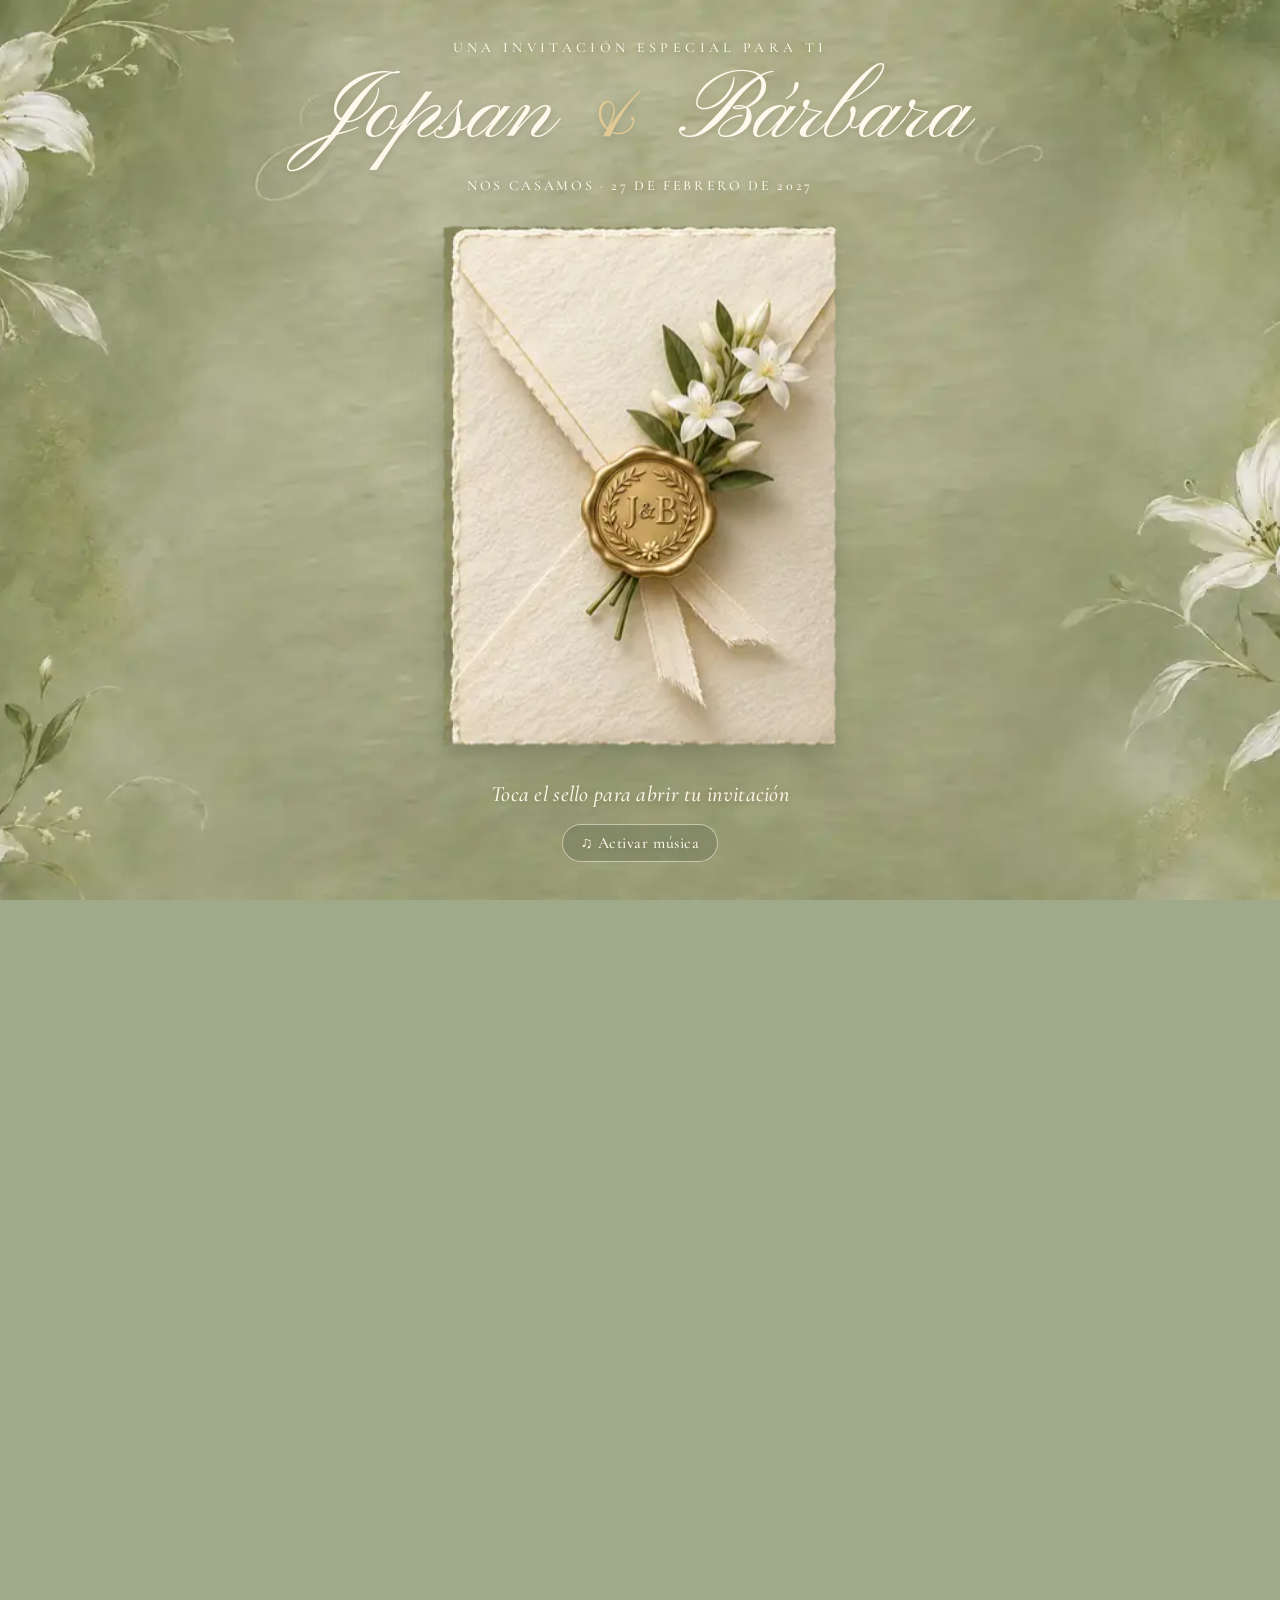
<file: index.html>
<!DOCTYPE html>
<html lang="es" class="sobre-prototipo sobre-bloqueado-html">
<head>
  <meta charset="UTF-8" />
  <meta name="viewport" content="width=device-width, initial-scale=1.0" />
  <!-- Evitar el flash de capas/vector y de tipografía antes de cargar la fotografía. -->
  <style>
    html.sobre-prototipo{background:#9eaa8a}
    html.sobre-prototipo:not(.sobre-visual-ready) body{visibility:hidden!important}
    .sobre-intro__floral{display:none!important}
  </style>
  <link rel="preload" as="image" href="assets/sobre-aprobado-fotografico.webp" fetchpriority="high">
  <link rel="preload" as="image" href="assets/sobre-fondo-referencia.webp" fetchpriority="high">
  <script>
    (() => {
      const root = document.documentElement;
      document.addEventListener('DOMContentLoaded', () => {
        let shown = false;
        const reveal = (photoOk) => {
          if (shown) return;
          shown = true;
          if (!photoOk) root.classList.add('sobre-photo-missing');
          root.classList.add('sobre-visual-ready');
          window.dispatchEvent(new Event('sobre-visual-ready'));
        };
        const loadImage = (src) => new Promise(resolve => {
          const image = new Image();
          image.onload = () => resolve(true);
          image.onerror = () => resolve(false);
          image.src = src;
          if (image.complete && image.naturalWidth) resolve(true);
        });
        const fonts = document.fonts
          ? document.fonts.load('400 72px "Pinyon Script"', 'Jopsan Bárbara').catch(() => null)
          : Promise.resolve();
        const timeout = window.setTimeout(() => reveal(false), 7000);
        Promise.all([
          loadImage('assets/sobre-aprobado-fotografico.webp'),
          loadImage('assets/sobre-fondo-referencia.webp'),
          fonts
        ]).then(([photoOk]) => {
          window.clearTimeout(timeout);
          reveal(photoOk);
        }).catch(() => {
          window.clearTimeout(timeout);
          reveal(false);
        });
      }, { once: true });
    })();
  </script>
  <meta name="theme-color" content="#65744c" />
  <meta name="description" content="Jopsan y Bárbara se casan el 27 de febrero de 2027 en Puerto Montt. Abre nuestra invitación y acompáñanos en este día especial." />
  <meta name="robots" content="index, follow" />
  <link rel="canonical" href="https://jopsan-barbara.github.io/">
  <meta property="og:type" content="website">
  <meta property="og:locale" content="es_CL">
  <meta property="og:title" content="Jopsan &amp; Bárbara · Nos casamos">
  <meta property="og:description" content="Jopsan y Bárbara · 27 de febrero de 2027 · Puerto Montt. Abre nuestra invitación de matrimonio.">
  <meta property="og:url" content="https://jopsan-barbara.github.io/">
  <meta property="og:image" content="https://jopsan-barbara.github.io/assets/imagen-social-jopsan-barbara-2027.jpg">
  <meta property="og:image:secure_url" content="https://jopsan-barbara.github.io/assets/imagen-social-jopsan-barbara-2027.jpg">
  <meta property="og:image:type" content="image/jpeg">
  <meta property="og:image:width" content="1254">
  <meta property="og:image:height" content="1254">
  <meta property="og:image:alt" content="Jopsan y Bárbara · Sobre marfil con flores blancas y sello dorado J&B · 27 de febrero, Puerto Montt">
  <meta name="twitter:card" content="summary_large_image">
  <meta name="twitter:title" content="Jopsan &amp; Bárbara · Nos casamos">
  <meta name="twitter:description" content="27 de febrero de 2027 · Domos de Chamiza · Puerto Montt">
  <meta name="twitter:image" content="https://jopsan-barbara.github.io/assets/imagen-social-jopsan-barbara-2027.jpg">
  <title>Jopsan &amp; Bárbara · Nuestra invitación</title>
  <link rel="preconnect" href="https://fonts.googleapis.com">
  <link rel="preconnect" href="https://fonts.gstatic.com" crossorigin>
  <link href="https://fonts.googleapis.com/css2?family=Cormorant+Garamond:ital,wght@0,400;0,500;0,600;1,400;1,500&family=DM+Sans:wght@400;500;600;700&family=Inter:wght@300;400;500;600&family=Pinyon+Script&display=swap" rel="stylesheet">
  <link rel="stylesheet" href="wedding-oliva.css?v=20261128-iframe-oculto-1">
  
  <link rel="stylesheet" href="texturas-oliva.css?v=20261122-texturas-1">
  <link rel="stylesheet" href="propuestas-2027.css?v=20261122-redisenio-4">
  <link rel="stylesheet" href="herbario-2027.css?v=20261123-countdown-facts-2">
  <link rel="stylesheet" href="timeline-sin-recuadros.css?v=20261122-hitos-2">
  <link rel="stylesheet" href="herbario-acuarela-2027.css?v=20261123-fotos-color-1">
  <link rel="stylesheet" href="herbario-fix-publicado-20261123.css?v=20261123-fotos-color-1">
  <link rel="stylesheet" href="rsvp-mejoras-20261123.css?v=20261128-cierre-1">
  <link rel="stylesheet" href="herbario-florales-prueba.css?v=20261123-fotos-color-1">
  <link rel="stylesheet" href="herbario-sobre-aprobado.css?v=20261123-oliva-fotografico-1">
  <link rel="stylesheet" href="sobre-invitacion.css?v=20261128-flecha-discreta-1">
  <link rel="stylesheet" href="sobre-musica.css?v=20261123-continuidad-1">
  <link rel="stylesheet" href="sobre-transicion-cinematica.css?v=20261123-kaboom-1">
</head>
<body class="oliva-theme propuesta-organica flower-test is-defined sobre-bloqueado">

  <section id="sobre-intro" class="sobre-intro" role="dialog" aria-modal="true" aria-labelledby="sobre-titulo">
    <div class="sobre-intro__botanics" aria-hidden="true">
      <span class="botanic--tl"></span><span class="botanic--tr"></span>
      <span class="botanic--bl"></span><span class="botanic--br"></span>
    </div>
    <div class="sobre-intro__content">
      <span class="sobre-intro__kicker">Una invitación especial para ti</span>
      <h2 id="sobre-titulo" class="sobre-intro__title">Jopsan <span>&amp;</span> Bárbara</h2>
      <p class="sobre-intro__date">Nos casamos · 27 de febrero de 2027</p>
      <button type="button" id="sobre-abrir" class="sobre-intro__button" aria-label="Abrir el sobre y descubrir la invitación">
        <span class="sobre-intro__scene" aria-hidden="true">
          <span class="sobre-intro__envelope-back"></span>
          <span class="sobre-intro__paper">
            <span class="sobre-intro__paper-small">Estás invitado</span>
            <span class="sobre-intro__paper-names">Jopsan &amp; Bárbara</span>
            <span class="sobre-intro__paper-date">27 · 02 · 2027</span>
          </span>
          <span class="sobre-intro__side-left"></span>
          <span class="sobre-intro__side-right"></span>
          <span class="sobre-intro__pocket"></span>
          <span class="sobre-intro__flap"></span>
          <svg class="sobre-intro__seams" viewBox="0 0 340 470" preserveAspectRatio="none" aria-hidden="true">
            <path d="M 4 5 L 170 259 L 336 5"/>
            <path d="M 4 465 L 170 259 L 336 465" opacity=".65"/>
          </svg>
          <span class="sobre-intro__ribbon"></span>
          <span class="sobre-intro__seal">J<span>&amp;</span>B</span>
        </span>
      </button>
      <p class="sobre-intro__help">Toca el sello para abrir tu invitación</p>
      <button type="button" id="sobre-musica-activar" class="sobre-intro__music-start" aria-pressed="false">♫ Activar música</button>
      <small id="sobre-musica-estado" class="sobre-intro__music-note" role="status" aria-live="polite" hidden></small>
      <audio id="sobre-musica-audio" src="assets/sobre-cancion-0230-0309.mp3" preload="auto" aria-label="Nuestra canción"></audio>
    </div>
    <!-- Segunda capa teatral: aparece solamente cuando el invitado abre el sello. -->
    <div class="sobre-cine" aria-hidden="true">
      <div class="sobre-cine__halo"></div>
      <div class="sobre-cine__card">
        <span class="sobre-cine__card-kicker">La invitación está abierta</span>
        <span class="sobre-cine__card-title">Jopsan &amp; Bárbara</span>
        <span class="sobre-cine__card-rule"></span>
        <span class="sobre-cine__card-date">27 de febrero de 2027</span>
        <span class="sobre-cine__card-place">Domos de Chamiza · Puerto Montt</span>
      </div>
      <div class="sobre-cine__wash"></div>
      <div class="sobre-cine__glint"></div>
      <span class="sobre-cine__leaf"></span><span class="sobre-cine__leaf"></span><span class="sobre-cine__leaf"></span>
      <span class="sobre-cine__leaf"></span><span class="sobre-cine__leaf"></span><span class="sobre-cine__leaf"></span>
    </div>
  </section>
  <button id="sobre-repetir" class="sobre-repetir sobre-repetir--icon" type="button" hidden aria-label="Volver al inicio y escuchar" title="Volver al inicio y escuchar"><svg viewBox="0 0 24 24" width="18" height="18" focusable="false" aria-hidden="true"><path d="M19 12H5m0 0 6-6m-6 6 6 6"/></svg></button>
  <button id="sobre-musica-flotante" class="sobre-musica-flotante" type="button" aria-pressed="false" hidden>♫ Silenciar música</button>

  <a class="skip-link" href="#detalles">Saltar a los detalles</a>

  <header class="hero romantic-hero" id="inicio" data-watercolor-arch="ivory">
    <div class="floral-bouquet floral-bouquet--left" aria-hidden="true"></div>
    <div class="floral-bouquet floral-bouquet--right" aria-hidden="true"></div>
    <nav class="nav container" aria-label="Navegación principal">
      <a class="brand" href="#inicio">J &amp; B</a>
      <a class="nav-link" href="#rsvp">Confirmar</a>
    </nav>
    <div class="hero-content container reveal">
      <div class="hero-announcement">
        <p class="eyebrow">Nos casamos</p>
        <h1><span class="hero-name">Jopsan</span><span class="hero-amp">&amp;</span><span class="hero-name">Bárbara</span></h1>
        <svg class="hero-heart" viewBox="0 0 160 70" fill="none" stroke="#7b324a" stroke-width="2.1" stroke-linecap="round" stroke-linejoin="round" aria-hidden="true">
          <path d="M2 38h35M123 38h35" />
          <path d="M74 58C61 46 46 31 46 20c0-10 13-16 23-7 4 4 7 8 8 10 2-6 8-15 17-15 12 0 19 10 17 20-2 12-21 29-34 40" />
          <path d="M91 60C82 51 72 41 73 32c1-10 13-12 19-4 7-11 20-12 25-2 5 12-10 27-26 40" />
        </svg>
        <p class="date">27 · 02 · 2027</p><p class="hero-mininote">Puerto Montt · Chile</p>
      </div>
      <figure class="herb-portrait">
        <img class="herbario-cover-photo" src="assets/novios-portada.jpg" alt="Jopsan y Bárbara sonríen y muestran sus anillos frente a un paisaje nevado" width="1200" height="1600" decoding="async" fetchpriority="high" />
        <span class="herb-photo-paper" aria-hidden="true"></span>
      </figure>
      <div class="hero-countdown" aria-label="Cuenta regresiva para el matrimonio">
        <p class="hero-countdown-label">FALTA MUY POCO</p>
        <div class="countdown" id="countdown" role="timer" aria-live="off">
          <div><strong id="days">—</strong><span>Días</span></div>
          <div><strong id="hours">--</strong><span>Horas</span></div>
          <div><strong id="minutes">--</strong><span>Minutos</span></div>
          <div><strong id="seconds">--</strong><span>Segundos</span></div>
        </div>
      </div>
      <a class="button button-light" href="#detalles">Ver invitación <span aria-hidden="true">›</span></a>
    </div>
  </header>

  <main>
    <section class="memories-strip" aria-label="Recuerdos de Jopsan y Bárbara" data-watercolor-arch="foliage">
    <div class="floral-bouquet floral-bouquet--left" aria-hidden="true"></div>
    <div class="floral-bouquet floral-bouquet--right" aria-hidden="true"></div>
      <div class="container memories-heading">
        <div class="memories-heading-text"><p>UN POQUITO DE NUESTRA HISTORIA</p><span>Recuerdos que nos trajeron hasta aquí</span></div>
        <div class="memories-controls" aria-label="Controles del carrusel">
          <span class="memories-counter" id="memories-counter" aria-label="Fotografía 1 de 15">01 / 15</span>
          <button id="memories-prev" class="memories-arrow" type="button" aria-label="Fotografía anterior">‹</button>
          <button id="memories-next" class="memories-arrow" type="button" aria-label="Fotografía siguiente">›</button>
        </div>
      </div>
      <div class="memories-viewport" id="memories-viewport" aria-label="Galería de 15 fotografías de Jopsan y Bárbara" aria-roledescription="carrusel" tabindex="0">
        <div class="memories-track" id="memories-track">
          <figure class="memory-slide"><img src="assets/galeria-2027/recuerdo-01.webp?v=galeria-20261123-fotos-15-2" alt="Jopsan y Bárbara junto a un estanque rodeado de árboles" loading="lazy"></figure>
        </div>
      </div>
    </section>
    <div class="herb-paper-seam" aria-hidden="true"></div>
    <section class="section celebration" id="detalles" data-watercolor-arch="champagne">
    <div class="floral-bouquet floral-bouquet--left" aria-hidden="true"></div>
    <div class="floral-bouquet floral-bouquet--right" aria-hidden="true"></div>
      <div class="container celebration-layout">
        <div class="celebration-story">
          <p class="section-kicker">NUESTRA CELEBRACIÓN</p>
          <h2>Hay momentos <em>que merecen</em> compartirse</h2>
          <p class="celebration-copy">Comenzamos una nueva etapa y queremos celebrarla contigo. Nos reuniremos en un lugar muy especial para compartir una jornada llena de cariño, recuerdos y alegría.</p>
          <div class="celebration-facts" aria-label="Datos importantes de la celebración">
            <div><span class="fact-label">CUÁNDO</span><strong>Sábado 27 de febrero de 2027</strong></div>
            <div><span class="fact-label">A QUÉ HORA</span><strong>14:30 horas en punto</strong></div>
            <div><span class="fact-label">DÓNDE</span><strong><a class="fact-location-link" href="https://www.google.com/maps?cid=12030986361994660565" target="_blank" rel="noopener noreferrer">Domos de Chamiza, Puerto Montt, Chile.</a></strong></div>
          </div>
          <a class="button celebrate-cta" href="#rsvp">Confirmar mi asistencia</a>
        </div>
        <div class="celebration-location">
          <div class="location-card">
            <p class="location-eyebrow">TE ESPERAMOS AQUÍ</p>
            <h3>Domos de Chamiza</h3>
            <p>Puerto Montt, Chile</p>
            <div class="map-preview">
              <iframe title="Mapa de Domos de Chamiza, Puerto Montt" loading="lazy" referrerpolicy="no-referrer-when-downgrade" src="https://www.google.com/maps?q=Domos%20de%20Chamiza%2C%20Puerto%20Montt%2C%20Chile&amp;output=embed"></iframe>
            </div>
            <a class="map-cta" href="https://www.google.com/maps?cid=12030986361994660565" target="_blank" rel="noopener noreferrer"><span aria-hidden="true">⌖</span> Abrir mapa y cómo llegar <span aria-hidden="true">↗</span></a>
          </div>
        </div>
      </div>
    </section>

    <div class="herb-paper-seam herb-paper-seam--sage" aria-hidden="true"></div>
    <section class="section timing" id="cronograma" aria-label="Nuestro gran día" data-watercolor-arch="foliage">
    <div class="floral-bouquet floral-bouquet--left" aria-hidden="true"></div>
    <div class="floral-bouquet floral-bouquet--right" aria-hidden="true"></div><div class="container narrow center"><p class="section-kicker">NUESTRO GRAN DÍA</p><h2 class="timing-title">El día que siempre recordaremos</h2><p class="timing-intro">Te esperamos el sábado 27 de febrero a las 14:30 h en Domos de Chamiza.</p></div><div class="timeline"><svg class="timeline-path" viewBox="0 0 440 940" preserveAspectRatio="none" aria-hidden="true"><path d="M220 40 C420 80 420 200 220 230 S20 380 220 420 S420 580 220 610 S20 770 220 800 L220 900" /></svg><ol><li class="timeline-item reveal"><div class="moment-icon"><svg class="" viewBox="0 0 56 56" fill="none" stroke="currentColor" stroke-width="1.5" stroke-linecap="round" stroke-linejoin="round" aria-hidden="true"><path d="M12 44V19l16-9 16 9v25M8 44h40M23 44V29h10v15M19 21h1m16 0h1"/><path d="M7 13l4 2m34 0 4-2M28 3v3"/></svg></div><div class="moment-copy"><span class="moment-number">01</span><h3>Llegada de los invitados</h3><p>14:30 h</p></div></li>
<li class="timeline-item reveal"><div class="moment-icon"><svg class="" viewBox="0 0 56 56" fill="none" stroke="currentColor" stroke-width="1.5" stroke-linecap="round" stroke-linejoin="round" aria-hidden="true"><circle cx="21" cy="31" r="12"/><circle cx="35" cy="31" r="12"/><path d="m16 14 5-6 5 6-5 5-5-5Z"/></svg></div><div class="moment-copy"><span class="moment-number">02</span><h3>Inicio de la ceremonia</h3><p>15:15 h</p></div></li>
<li class="timeline-item reveal"><div class="moment-icon"><svg class="" viewBox="0 0 56 56" fill="none" stroke="currentColor" stroke-width="1.5" stroke-linecap="round" stroke-linejoin="round" aria-hidden="true"><path d="m13 8 16 4-7 19c-6 3-12 0-12-6l3-17Zm23 1 13 4-6 17c-5 3-11 0-11-6l4-15ZM16 32l-3 14m-6-1 12 3m18-16-3 13m-5-2 12 4M28 4l-1 4m5-3 1 3"/></svg></div><div class="moment-copy"><span class="moment-number">03</span><h3>Bienvenida, inicio del cóctel y discursos</h3><p>16:15 h</p></div></li>
<li class="timeline-item reveal"><div class="moment-icon"><svg class="" viewBox="0 0 56 56" fill="none" stroke="currentColor" stroke-width="1.5" stroke-linecap="round" stroke-linejoin="round" aria-hidden="true"><circle cx="30" cy="28" r="17"/><circle cx="30" cy="28" r="11"/><path d="M6 9v15m5-15v15M6 18h5M9 24v23M51 9v38M51 9c-5 4-5 13 0 16"/></svg></div><div class="moment-copy"><span class="moment-number">04</span><h3>Inicio de la parrillada, comida y autoservicio</h3><p>18:00 h</p></div></li>
<li class="timeline-item reveal"><div class="moment-icon"><svg class="" viewBox="0 0 56 56" fill="none" stroke="currentColor" stroke-width="1.5" stroke-linecap="round" stroke-linejoin="round" aria-hidden="true"><circle cx="30" cy="28" r="17"/><circle cx="30" cy="28" r="11"/><path d="M6 9v15m5-15v15M6 18h5M9 24v23M51 9v38M51 9c-5 4-5 13 0 16"/></svg></div><div class="moment-copy"><span class="moment-number">05</span><h3>Todos a la mesa, bendición y ¡a comer!</h3><p>18:30 h</p></div></li>
<li class="timeline-item reveal"><div class="moment-icon"><svg class="" viewBox="0 0 56 56" fill="none" stroke="currentColor" stroke-width="1.5" stroke-linecap="round" stroke-linejoin="round" aria-hidden="true"><path d="M22 38V12l22-5v25M22 19l22-5"/><ellipse cx="16" cy="39" rx="6" ry="5"/><ellipse cx="38" cy="33" rx="6" ry="5"/><path d="m7 10 2 3 4 1-4 2-2 4-1-4-3-2 3-1Z"/></svg></div><div class="moment-copy"><span class="moment-number">06</span><h3>¡Baile y merequetengue!</h3><p>20:30 h</p></div></li>
<li class="timeline-item reveal"><div class="moment-icon"><svg class="" viewBox="0 0 56 56" fill="none" stroke="currentColor" stroke-width="1.5" stroke-linecap="round" stroke-linejoin="round" aria-hidden="true"><path d="M12 44V19l16-9 16 9v25M8 44h40M23 44V29h10v15M19 21h1m16 0h1"/><path d="M7 13l4 2m34 0 4-2M28 3v3"/></svg></div><div class="moment-copy"><span class="moment-number">07</span><h3>Fin de la fiesta. ¡Calabaza!</h3><p>00:00 h · domingo 28</p></div></li></ol></div></section>
    <div class="herb-paper-seam" aria-hidden="true"></div>
    <section class="section dress reveal" data-watercolor-arch="ivory">
    <div class="floral-bouquet floral-bouquet--left" aria-hidden="true"></div>
    <div class="floral-bouquet floral-bouquet--right" aria-hidden="true"></div>
      <div class="container narrow center">
        <p class="section-kicker">DRESS CODE</p>

        <h2>Formal</h2>
        <p>Reservamos el blanco y sus tonos similares para la novia. También te pedimos evitar el rojo.</p>
        <ul class="reserved-palette" aria-label="Colores que solicitamos evitar">
          <li><span style="--swatch:#ffffff"></span>Blanco</li><li><span style="--swatch:#fffff0"></span>Marfil</li><li><span style="--swatch:#fff4d6"></span>Crema</li><li><span style="--swatch:#f1e8d5"></span>Crudo</li><li><span style="--swatch:#eee1cb"></span>Beige claro</li><li><span style="--swatch:#f2e6d0"></span>Champán claro</li><li><span style="--swatch:#b83236"></span>Rojo</li>
        </ul><p>Te recomendamos llevar ropa cómoda para cambiarte después, en la fiesta.</p>

      </div>
    </section>

    <div class="herb-paper-seam herb-paper-seam--sage" aria-hidden="true"></div>
    <section class="section playlist reveal" data-watercolor-arch="blush">
    <div class="floral-bouquet floral-bouquet--left" aria-hidden="true"></div>
    <div class="floral-bouquet floral-bouquet--right" aria-hidden="true"></div>
      <div class="container split align-center playlist-layout">
        <div>
          <p class="section-kicker">LA BANDA SONORA</p>
          <h2>Ayúdanos a llenar la pista</h2>
          <p>Cuéntanos: ¿qué canción no puede faltar? Queremos que esta celebración también suene a ti.</p>
        </div>
        <div class="song-card"><p class="song-card-heading">TU CANCIÓN PARA LA FIESTA</p>
        <form class="wedding-form" id="song-form" data-kind="public-song">
  <label class="field" for="song-name"><span class="field-label">Canción y artista</span>
    <input id="song-name" name="song" type="text" maxlength="200" placeholder="¿Cuál no puede faltar?" required>
  </label>
  <button class="form-submit" type="submit">Enviar canción</button>
  <p class="form-status" role="status" aria-live="polite"></p>
  <a class="form-backup" hidden target="_blank" rel="noopener noreferrer">Abrir formulario alternativo</a>
</form>
        </div>
      </div>
    </section>

    <div class="herb-paper-seam" aria-hidden="true"></div>
    <section class="section gifts" id="regalos" aria-labelledby="gift-heading" data-watercolor-arch="foliage">
    <div class="floral-bouquet floral-bouquet--left" aria-hidden="true"></div>
    <div class="floral-bouquet floral-bouquet--right" aria-hidden="true"></div>
<div class="gift-intro"><h2 id="gift-heading">Regalos</h2><p>Si quieres hacernos un regalo, preparamos esta lista de deseos con mucho cariño:</p></div>
<div class="catalog" id="gift-catalog"><article class="gift" data-index="0"><div class="illustration"><img src="assets/gifts/teatro-sidney.webp" alt="" loading="lazy" decoding="async" width="520" height="520"></div><div class="gift-caption"><h3>Dos entradas al teatro de Sídney</h3><strong>$200.000</strong></div><div class="actions"><a class="pay" data-pay="teatro-sidney" hidden target="_blank" rel="noopener noreferrer">Regalar con Mercado Pago</a><a class="transfer" data-transfer="0" href="#datos-transferencia" aria-label="Transferir $200.000 por Dos entradas al teatro de Sídney">Prefiero transferir <span aria-hidden="true">→</span></a></div></article>
<article class="gift" data-index="1"><div class="illustration"><img src="assets/gifts/sillon.webp" alt="" loading="lazy" decoding="async" width="520" height="520"></div><div class="gift-caption"><h3>Un sillón mediano para la casa</h3><strong>$150.000</strong></div><div class="actions"><a class="pay" data-pay="sillon" hidden target="_blank" rel="noopener noreferrer">Regalar con Mercado Pago</a><a class="transfer" data-transfer="1" href="#datos-transferencia" aria-label="Transferir $150.000 por Un sillón mediano para la casa">Prefiero transferir <span aria-hidden="true">→</span></a></div></article>
<article class="gift" data-index="2"><div class="illustration"><img src="assets/gifts/masajes.webp" alt="" loading="lazy" decoding="async" width="520" height="520"></div><div class="gift-caption"><h3>Un día de masajes descontracturantes después de la prueba de vestidos</h3><strong>$120.000</strong></div><div class="actions"><a class="pay" data-pay="masajes" hidden target="_blank" rel="noopener noreferrer">Regalar con Mercado Pago</a><a class="transfer" data-transfer="2" href="#datos-transferencia" aria-label="Transferir $120.000 por Un día de masajes descontracturantes después de la prueba de vestidos">Prefiero transferir <span aria-hidden="true">→</span></a></div></article>
<article class="gift" data-index="3"><div class="illustration"><img src="assets/gifts/cena.webp" alt="" loading="lazy" decoding="async" width="520" height="520"></div><div class="gift-caption"><h3>Una cena romántica</h3><strong>$110.000</strong></div><div class="actions"><a class="pay" data-pay="cena" hidden target="_blank" rel="noopener noreferrer">Regalar con Mercado Pago</a><a class="transfer" data-transfer="3" href="#datos-transferencia" aria-label="Transferir $110.000 por Una cena romántica">Prefiero transferir <span aria-hidden="true">→</span></a></div></article>
<article class="gift" data-index="4"><div class="illustration"><img src="assets/gifts/bencina.webp" alt="" loading="lazy" decoding="async" width="520" height="520"></div><div class="gift-caption"><h3>Medio estanque de bencina</h3><strong>$100.000</strong></div><div class="actions"><a class="pay" data-pay="bencina" hidden target="_blank" rel="noopener noreferrer">Regalar con Mercado Pago</a><a class="transfer" data-transfer="4" href="#datos-transferencia" aria-label="Transferir $100.000 por Medio estanque de bencina">Prefiero transferir <span aria-hidden="true">→</span></a></div></article>
<article class="gift" data-index="5"><div class="illustration"><img src="assets/gifts/baby-doll.webp" alt="" loading="lazy" decoding="async" width="520" height="520"></div><div class="gift-caption"><h3>Un baby doll de Victoria’s Secret para la luna de miel</h3><strong>$90.000</strong></div><div class="actions"><a class="pay" data-pay="baby-doll" hidden target="_blank" rel="noopener noreferrer">Regalar con Mercado Pago</a><a class="transfer" data-transfer="5" href="#datos-transferencia" aria-label="Transferir $90.000 por Un baby doll de Victoria’s Secret para la luna de miel">Prefiero transferir <span aria-hidden="true">→</span></a></div></article>
<article class="gift" data-index="6"><div class="illustration"><img src="assets/gifts/princesa-alba.webp" alt="" loading="lazy" decoding="async" width="520" height="520"></div><div class="gift-caption"><h3>Un meet &amp; greet con Princesa Alba para Barby</h3><strong>$85.000</strong></div><div class="actions"><a class="pay" data-pay="princesa-alba" hidden target="_blank" rel="noopener noreferrer">Regalar con Mercado Pago</a><a class="transfer" data-transfer="6" href="#datos-transferencia" aria-label="Transferir $85.000 por Un meet &amp; greet con Princesa Alba para Barby">Prefiero transferir <span aria-hidden="true">→</span></a></div></article>
<article class="gift" data-index="7"><div class="illustration"><img src="assets/gifts/comida-kimberly.webp" alt="" loading="lazy" decoding="async" width="520" height="520"></div><div class="gift-caption"><h3>Un saco de comida para Kimberly Alejandra, la perra de la casa</h3><strong>$80.000</strong></div><div class="actions"><a class="pay" data-pay="comida-kimberly" hidden target="_blank" rel="noopener noreferrer">Regalar con Mercado Pago</a><a class="transfer" data-transfer="7" href="#datos-transferencia" aria-label="Transferir $80.000 por Un saco de comida para Kimberly Alejandra, la perra de la casa">Prefiero transferir <span aria-hidden="true">→</span></a></div></article>
<article class="gift" data-index="8"><div class="illustration"><img src="assets/gifts/zapatillas-luces.webp" alt="" loading="lazy" decoding="async" width="520" height="520"></div><div class="gift-caption"><h3>Un par de zapatillas con luces para Barby y Jopsan (¡sueño de infancia!)</h3><strong>$75.000</strong></div><div class="actions"><a class="pay" data-pay="zapatillas-luces" hidden target="_blank" rel="noopener noreferrer">Regalar con Mercado Pago</a><a class="transfer" data-transfer="8" href="#datos-transferencia" aria-label="Transferir $75.000 por Un par de zapatillas con luces para Barby y Jopsan (¡sueño de infancia!)">Prefiero transferir <span aria-hidden="true">→</span></a></div></article>
<article class="gift" data-index="9"><div class="illustration"><img src="assets/gifts/lena.webp" alt="" loading="lazy" decoding="async" width="520" height="520"></div><div class="gift-caption"><h3>Tres varas de leña</h3><strong>$70.000</strong></div><div class="actions"><a class="pay" data-pay="lena" hidden target="_blank" rel="noopener noreferrer">Regalar con Mercado Pago</a><a class="transfer" data-transfer="9" href="#datos-transferencia" aria-label="Transferir $70.000 por Tres varas de leña">Prefiero transferir <span aria-hidden="true">→</span></a></div></article>
<article class="gift" data-index="10"><div class="illustration"><img src="assets/gifts/boxers.webp" alt="" loading="lazy" decoding="async" width="520" height="520"></div><div class="gift-caption"><h3>Bóxers del Rayo McQueen para la luna de miel</h3><strong>$60.000</strong></div><div class="actions"><a class="pay" data-pay="boxers" hidden target="_blank" rel="noopener noreferrer">Regalar con Mercado Pago</a><a class="transfer" data-transfer="10" href="#datos-transferencia" aria-label="Transferir $60.000 por Bóxers del Rayo McQueen para la luna de miel">Prefiero transferir <span aria-hidden="true">→</span></a></div></article>
<article class="gift" data-index="11"><div class="illustration"><img src="assets/gifts/catamaran.webp" alt="" loading="lazy" decoding="async" width="520" height="520"></div><div class="gift-caption"><h3>Un paseo romántico en catamarán</h3><strong>$50.000</strong></div><div class="actions"><a class="pay" data-pay="catamaran" hidden target="_blank" rel="noopener noreferrer">Regalar con Mercado Pago</a><a class="transfer" data-transfer="11" href="#datos-transferencia" aria-label="Transferir $50.000 por Un paseo romántico en catamarán">Prefiero transferir <span aria-hidden="true">→</span></a></div></article></div>

<section class="bank-section" id="datos-transferencia" aria-labelledby="bankheading" data-watercolor-arch="champagne">
    <div class="floral-bouquet floral-bouquet--left" aria-hidden="true"></div>
    <div class="floral-bouquet floral-bouquet--right" aria-hidden="true"></div><div class="bank-wrap"><div class="bank-intro"><div class="gift-kicker">Otra forma de regalar</div><h2 id="bankheading" style="font-size:clamp(1.95rem,3vw,2.65rem)!important;line-height:1.15!important;text-wrap:balance;">También puedes hacernos un regalo directamente en nuestra cuenta del valor que tu elijas.</h2><div id="selection" class="selection" aria-live="polite"></div></div><div class="bank-card"><h3>Datos para transferencia</h3><dl id="bank-details"><div><dt>Nombre</dt><dd>Bárbara Maldonado</dd></div><div><dt>RUT</dt><dd>20624217-5</dd></div><div><dt>Banco</dt><dd>BancoEstado</dd></div><div><dt>Tipo de cuenta</dt><dd>Cuenta Vista (CuentaRUT)</dd></div><div><dt>N° de cuenta</dt><dd>20624217</dd></div><div><dt>Correo</dt><dd>Bamh.3003@gmail.com</dd></div></dl><button class="copy" id="copy-bank" type="button">▢ &nbsp; Copiar datos bancarios</button><p class="feedback" id="copy-bank-status" role="status"></p></div></div></section>
</section>
<script src="gifts.js?v=20261123-minimal-regalos-1" defer></script>

    <div class="herb-paper-seam" aria-hidden="true"></div>
    <section class="section rsvp" id="rsvp" data-watercolor-arch="ivory">
    <div class="floral-bouquet floral-bouquet--left" aria-hidden="true"></div>
    <div class="floral-bouquet floral-bouquet--right" aria-hidden="true"></div>
      <div class="container rsvp-layout reveal">
        <div class="rsvp-intro">
          <p class="section-kicker">CONFIRMACIÓN INDIVIDUAL</p>
          <h2 id="guest-title">¿Nos acompañas?</h2>
          <p id="guest-copy">Cuéntanos si podrás acompañarnos antes del <strong>31 de enero de 2027</strong>.</p>
        </div>
        <div class="form-shell">
  <form class="wedding-form" id="rsvp-form" data-kind="public-rsvp">
    <fieldset>
      <legend>¿Asistirás al matrimonio?</legend>
      <div class="choices">
        <label class="choice"><input type="radio" name="attends" value="Sí" required><span>Sí, asistiré</span></label>
        <label class="choice"><input type="radio" name="attends" value="No" required><span>No podré asistir</span></label>
      </div>
    </fieldset>
    <label class="field" for="rsvp-fullname"><span class="field-label">Nombre y apellido</span>
      <input id="rsvp-fullname" type="text" name="fullName" maxlength="200" autocomplete="name" placeholder="Escribe tu nombre completo" required>
    </label>
    <label class="field" for="rsvp-email"><span class="field-label">Correo electrónico</span>
      <input id="rsvp-email" type="email" name="email" maxlength="254" autocomplete="email" inputmode="email" placeholder="correo@ejemplo.cl" required>
      <span class="field-help">Usaremos tu correo junto con tu nombre para evitar respuestas duplicadas. La confirmación es individual.</span>
    </label>
    <label class="field dietary-field" data-dietary-question for="rsvp-diet">
      <span class="field-label">¿Tienes alguna alergia o restricción alimentaria?</span>
      <span class="field-help">Si asistirás y no tienes restricciones, escribe «Ninguna».</span>
      <textarea id="rsvp-diet" name="diet" rows="3" maxlength="1000" placeholder="Ej.: alergia a los frutos secos, alimentación vegetariana..."></textarea>
    </label>
    <p class="rsvp-individual-note">La invitación es individual y no incluye niños, salvo que los novios te hayan indicado expresamente lo contrario. Gracias por comprender.</p>
    <button class="form-submit" type="submit">Enviar confirmación</button>
    <p class="form-status" role="status" aria-live="polite"></p>
    <a class="form-backup" hidden target="_blank" rel="noopener noreferrer">Abrir formulario alternativo</a>
  </form>
  <noscript><p class="form-hint">Activa JavaScript para enviar tu respuesta.</p></noscript>
</div>
      </div>
    </section>

    <div class="herb-paper-seam herb-paper-seam--sage" aria-hidden="true"></div>
    <section class="section faq reveal" data-watercolor-arch="blush">
    <div class="floral-bouquet floral-bouquet--left" aria-hidden="true"></div>
    <div class="floral-bouquet floral-bouquet--right" aria-hidden="true"></div>
      <div class="container narrow">
        <p class="section-kicker center">INFORMACIÓN ÚTIL</p>
        <h2 class="center">Preguntas frecuentes</h2>
        <details>
          <summary>¿Puedo asistir con acompañante?</summary>
          <p>No. La invitación es individual, salvo que los novios te hayan indicado expresamente lo contrario. Te pedimos que lo comprendas y agradecemos mucho tu respeto por esta decisión.</p>
        </details>
        <details>
          <summary>¿Habrá estacionamiento?</summary>
          <p>Sí, el lugar cuenta con estacionamiento.</p>
        </details>
        <details>
          <summary>¿Hasta cuándo puedo confirmar?</summary>
          <p>Hasta el 31 de enero de 2027 a las 23:59, hora de Chile.</p>
        </details>
        <details>
          <summary>¿Puedo llevar a mis hijos?</summary>
          <p>Hemos organizado una celebración solo para adultos, por lo que esta vez no podremos recibir niños. Agradecemos mucho tu cariño y comprensión para acompañarnos en este día tan especial.</p>
        </details>
        <details>
          <summary>¿Qué hago si confirmé y después no puedo asistir?</summary>
          <p>Sabemos que pueden surgir imprevistos. Si finalmente no puedes acompañarnos, te pedimos que avises a los novios lo antes posible, ya que los cupos son limitados y eso nos ayudará a organizar mejor la celebración. ¡Muchas gracias!</p>
        </details>
        <details>
          <summary>¿Hay piscina?</summary>
          <p>¡Sí! El lugar cuenta con piscina. Si quieres utilizarla, recuerda llevar traje de baño, toalla, sandalias y todos los accesorios que necesites para disfrutarla cómodamente.</p>
        </details>
      </div>
    </section>
  </main>

  <footer class="footer">
    <div class="container center">
      <p class="footer-names">Jopsan & Bárbara</p>
      <p>Puerto Montt, 27 de febrero de 2027</p>
    </div>
  </footer>

  <script src="script.js?v=itinerario-1430"></script>
  <script src="gallery-data.js?v=galeria-20261123-fotos-15-2" defer></script>
  <script src="propuestas-assets.js?v=20261122-1" defer></script>
  <script src="gallery.js?v=galeria-15-nueva-2-fix-rutas" defer></script>
  <script src="forms-mysql-cierre.js?v=20261128-cierre-1" data-wedding-forms defer></script>
  <script src="sobre-musica.js?v=20261123-limpieza-1"></script>
  <script src="sobre-invitacion.js?v=20261128-flecha-discreta-1"></script>
</body>
</html>
</file>
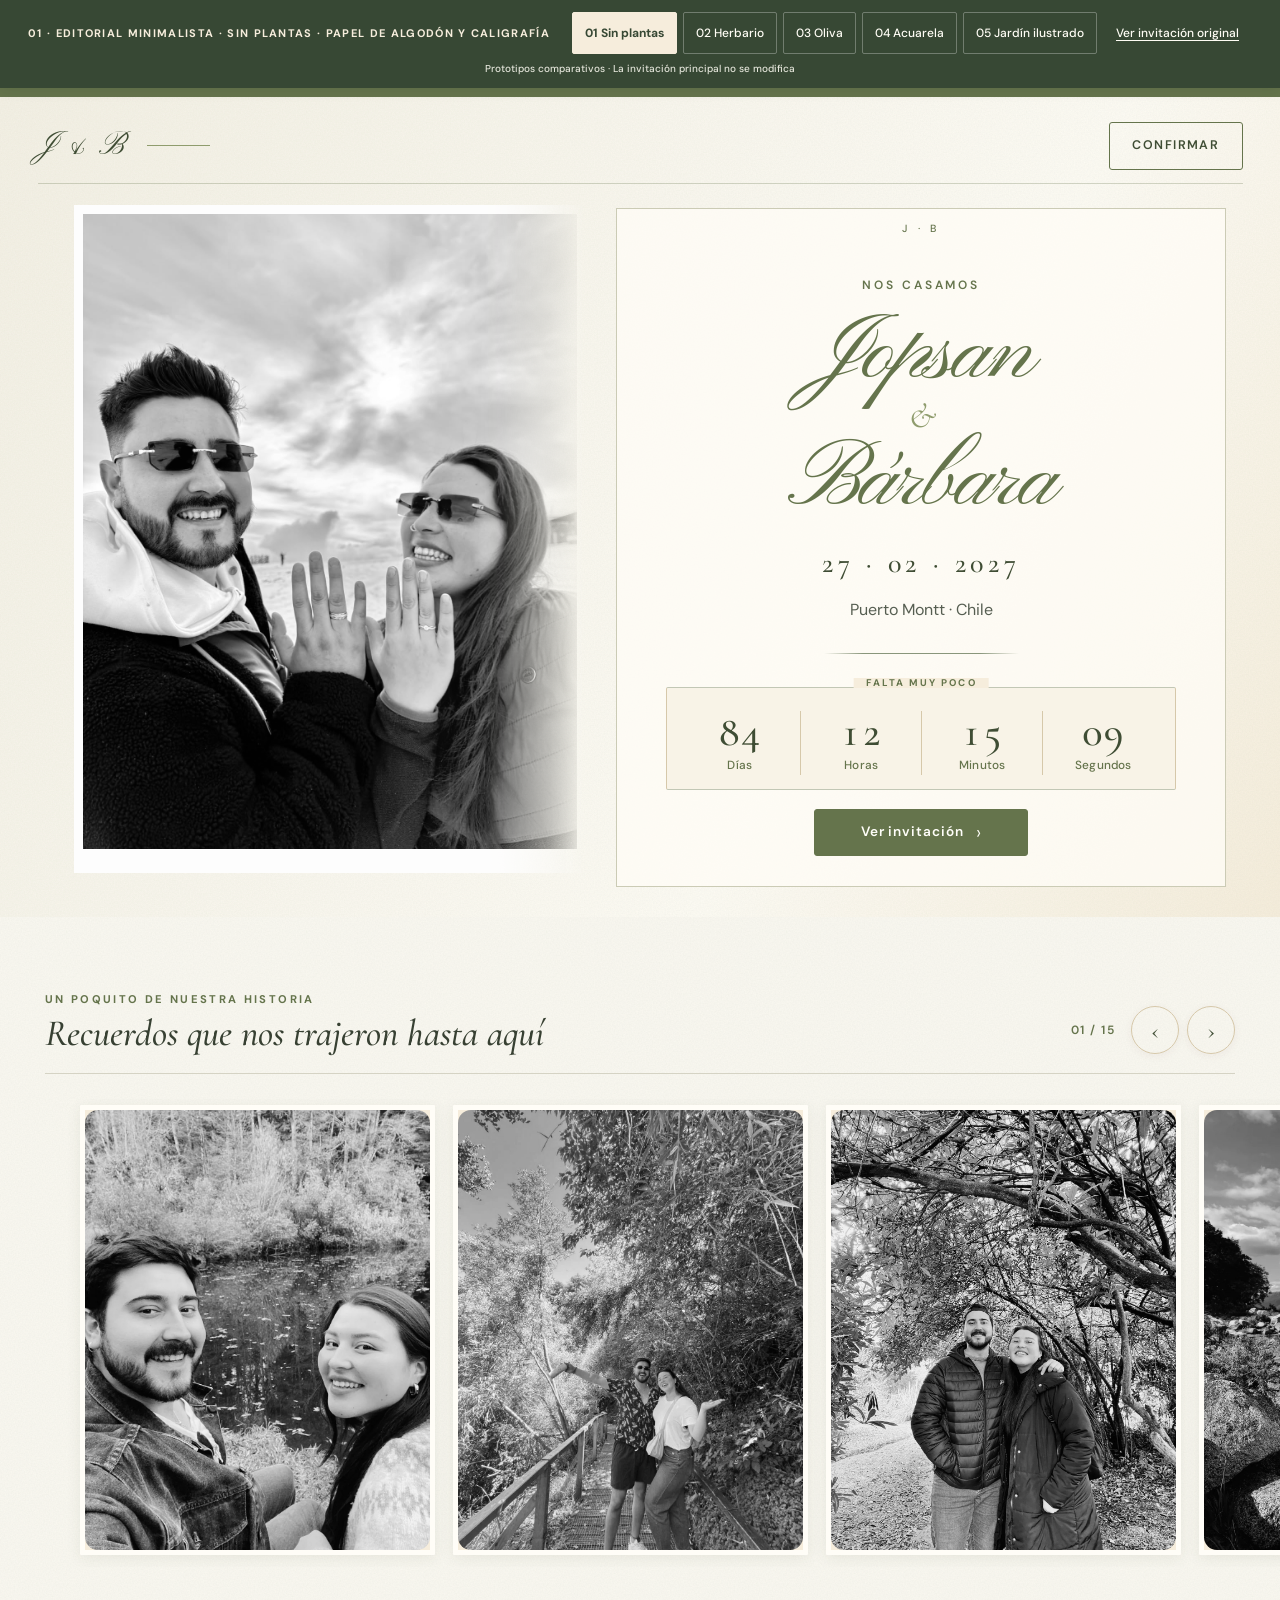
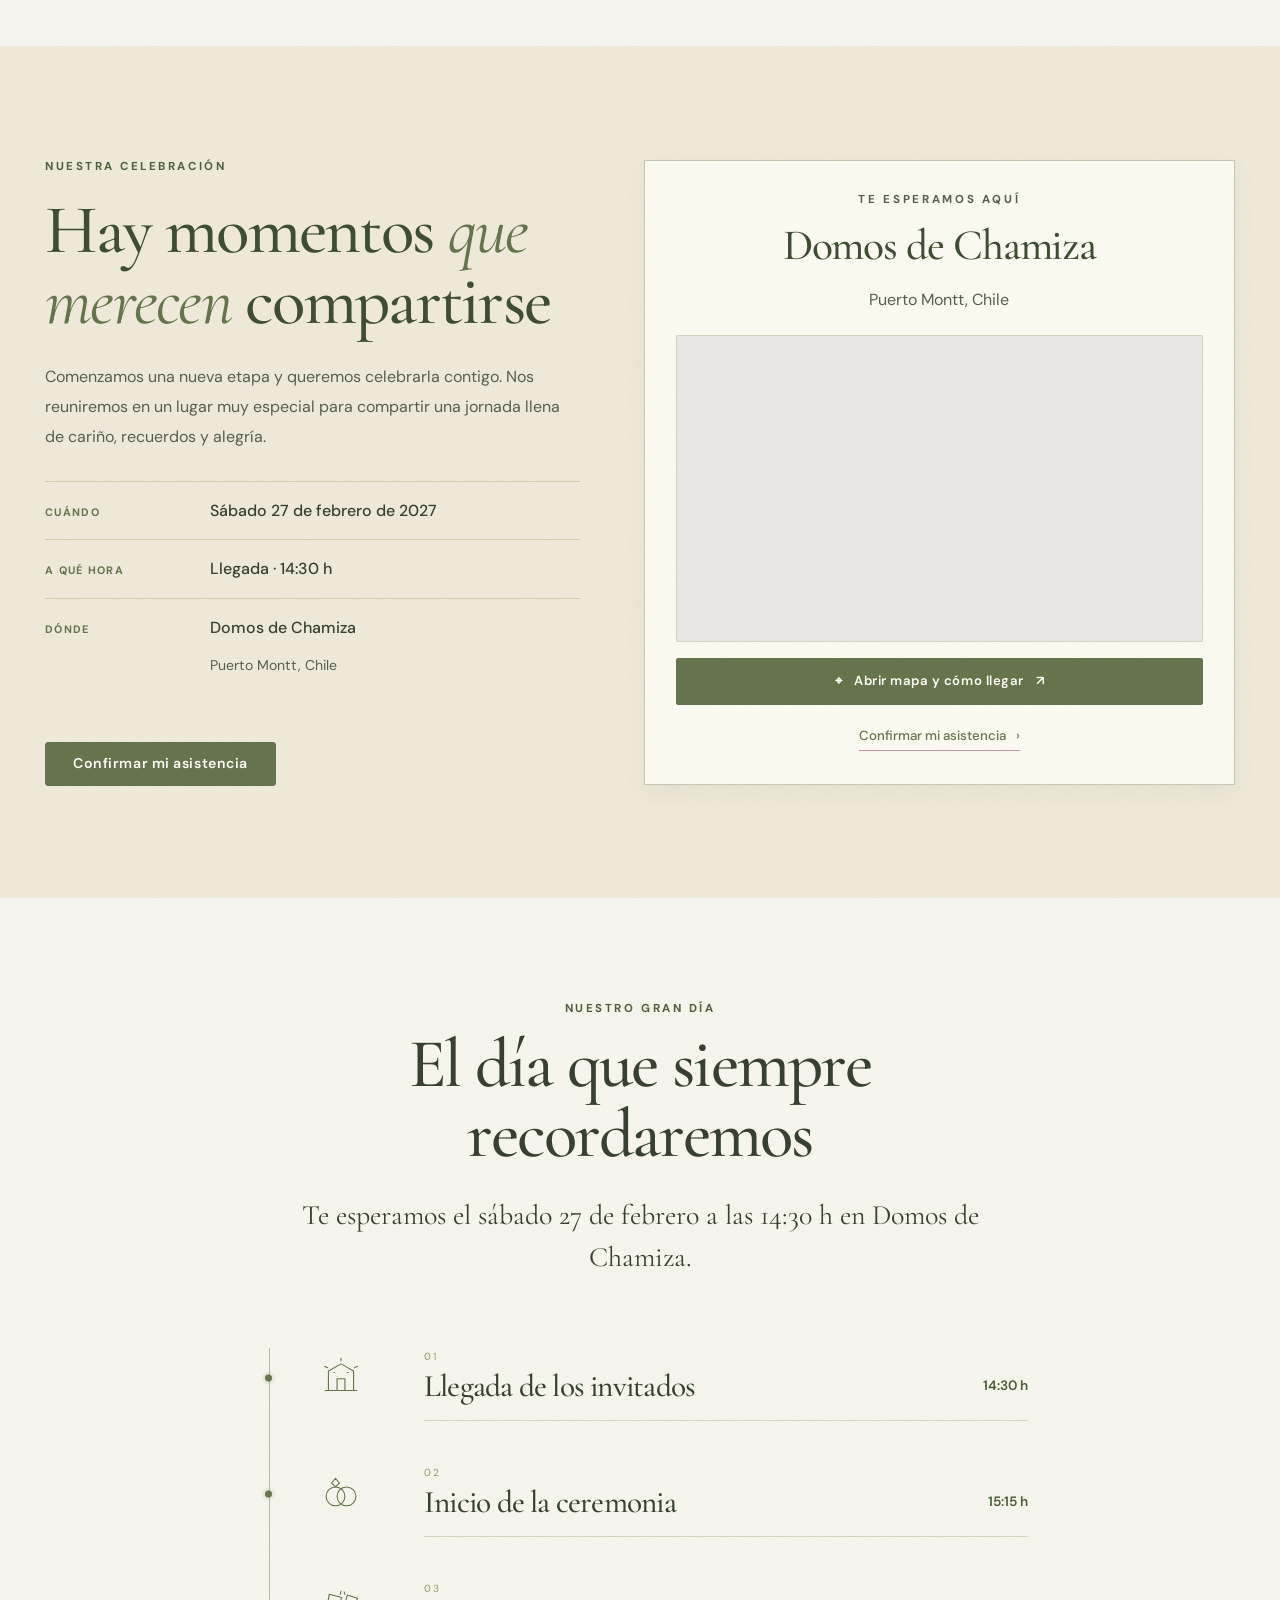
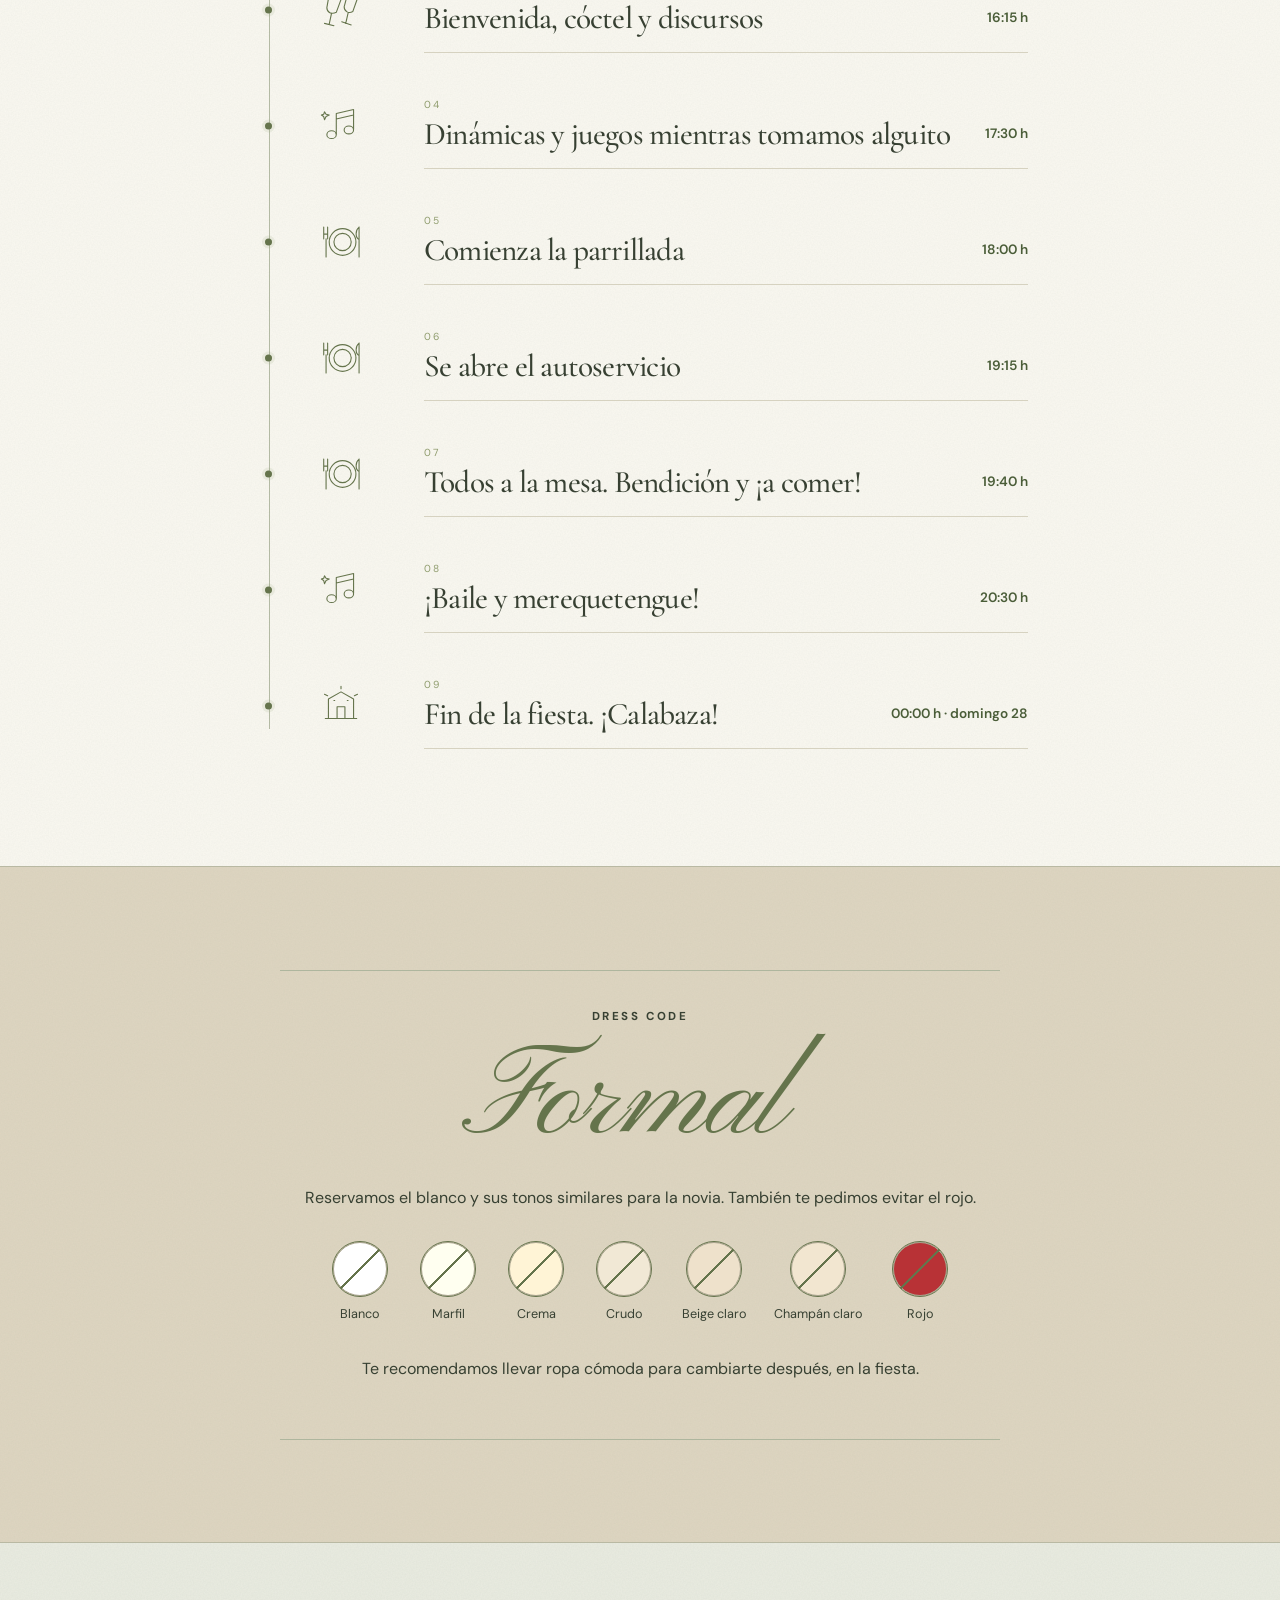
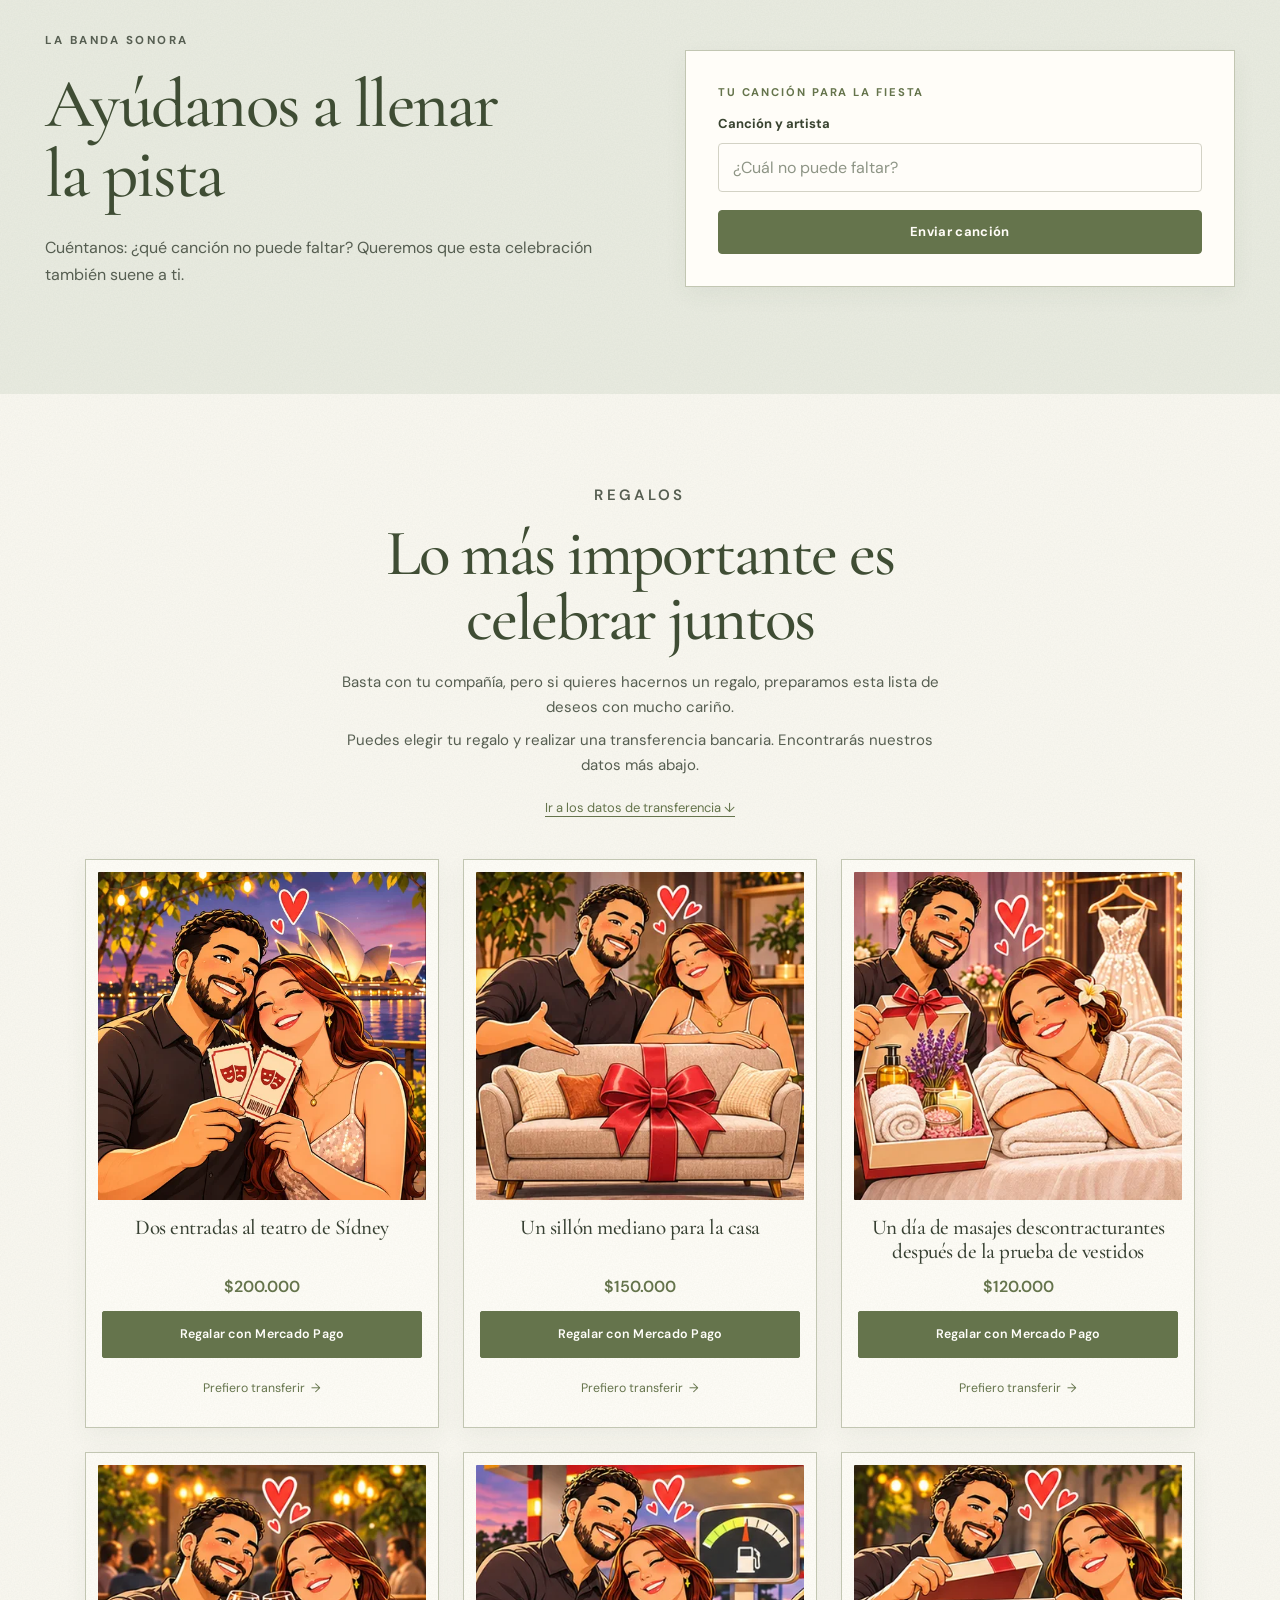
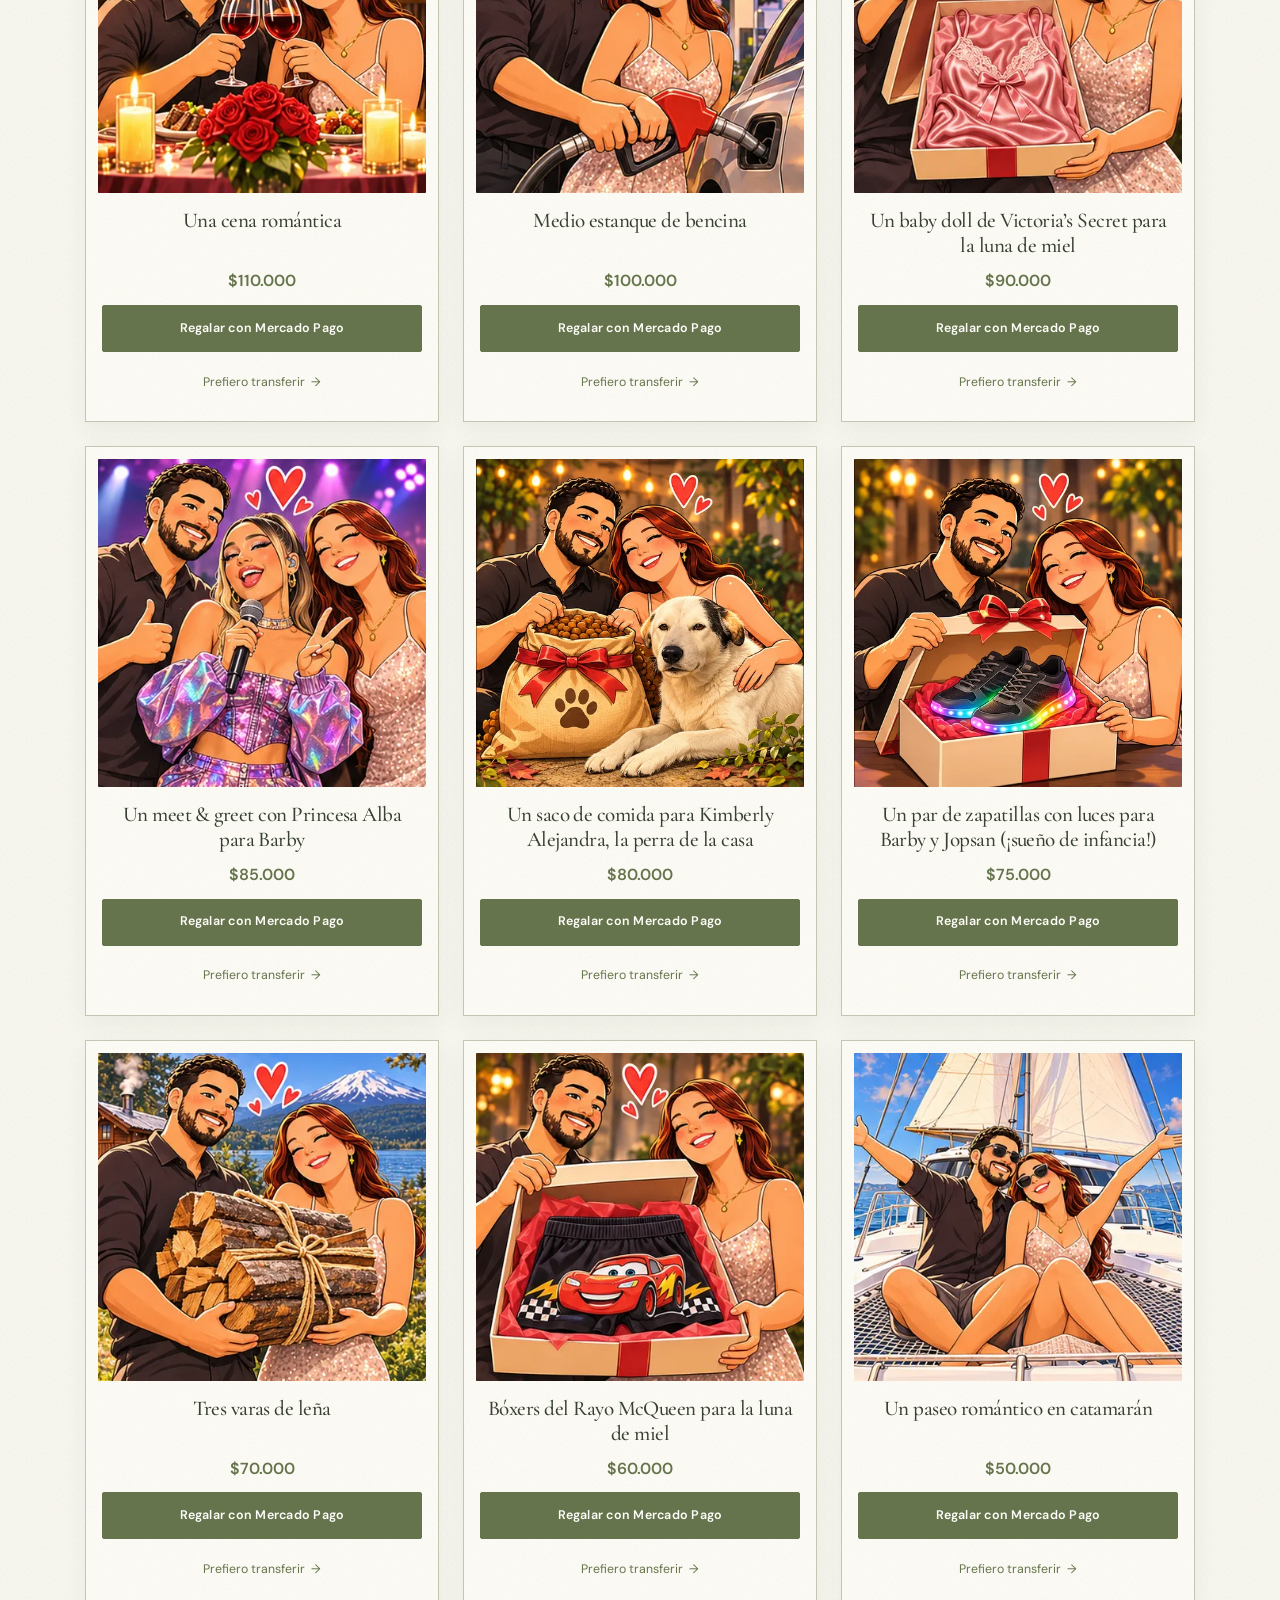
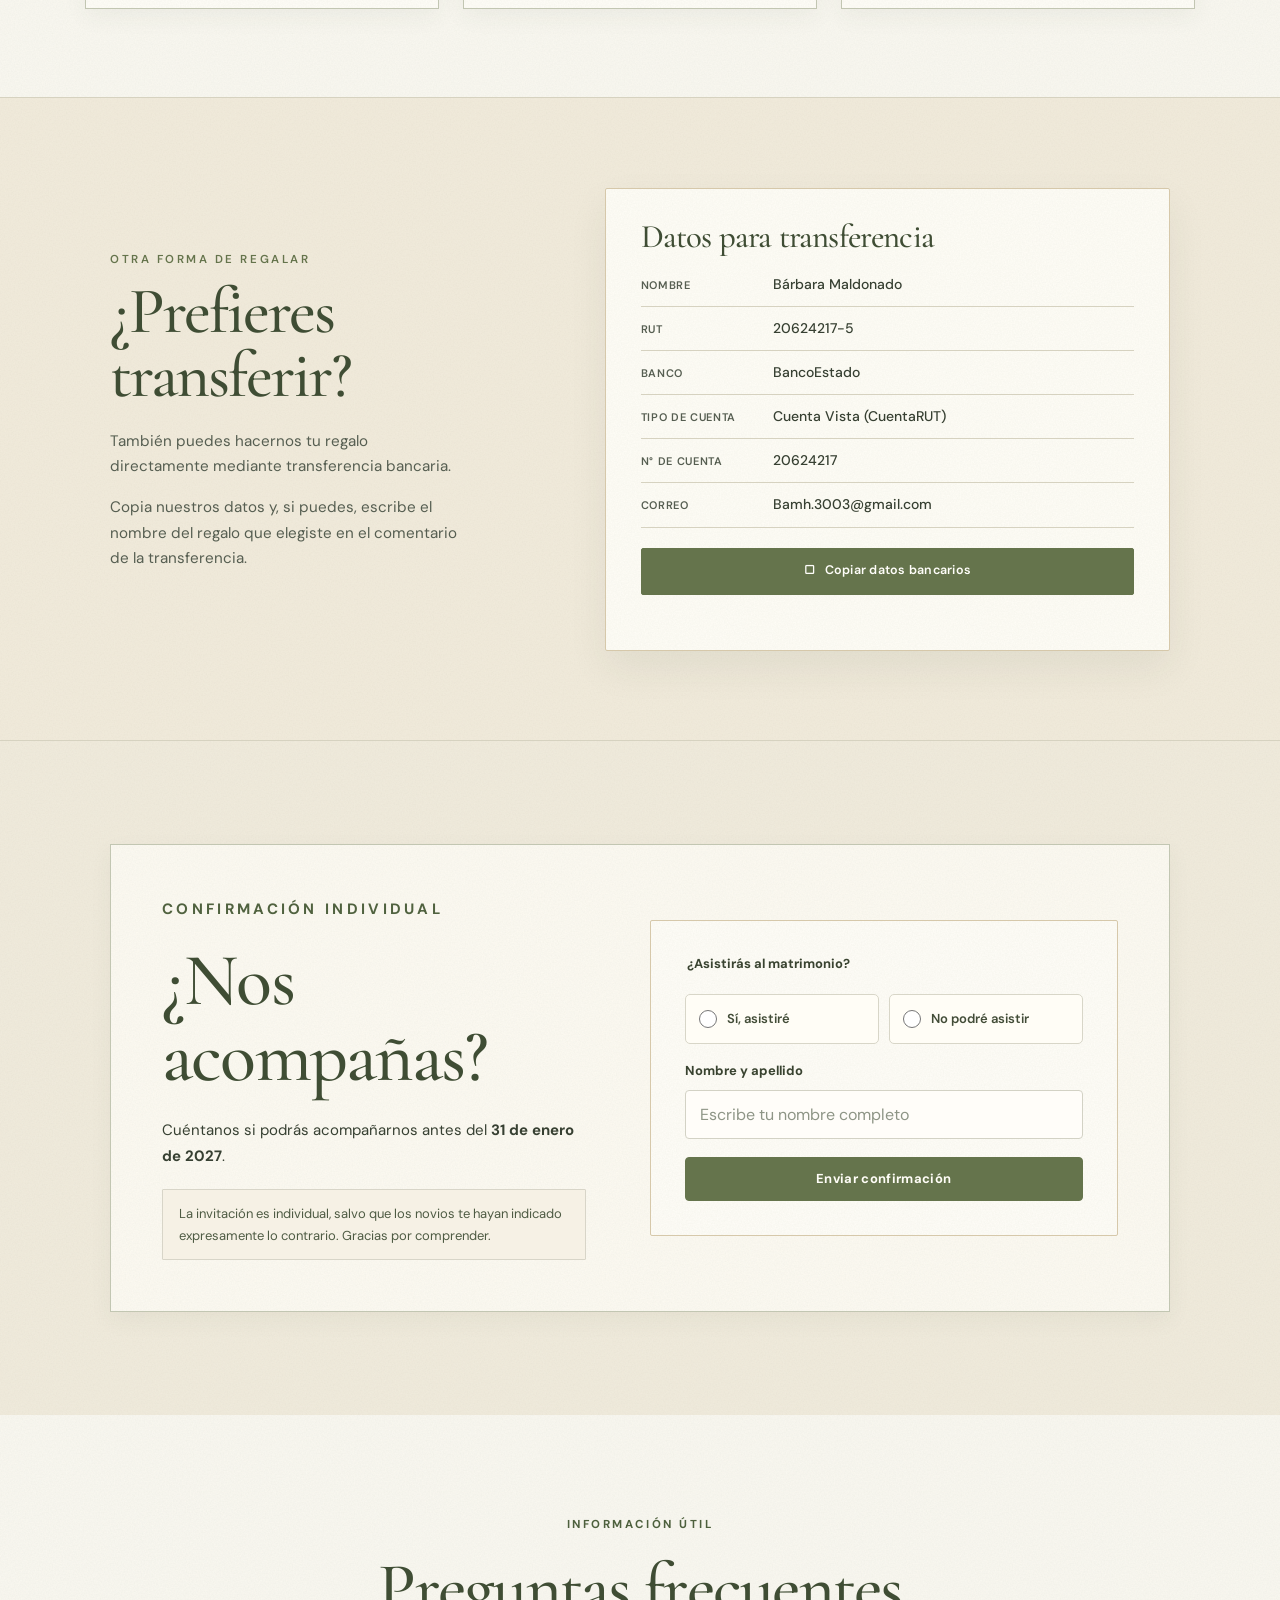
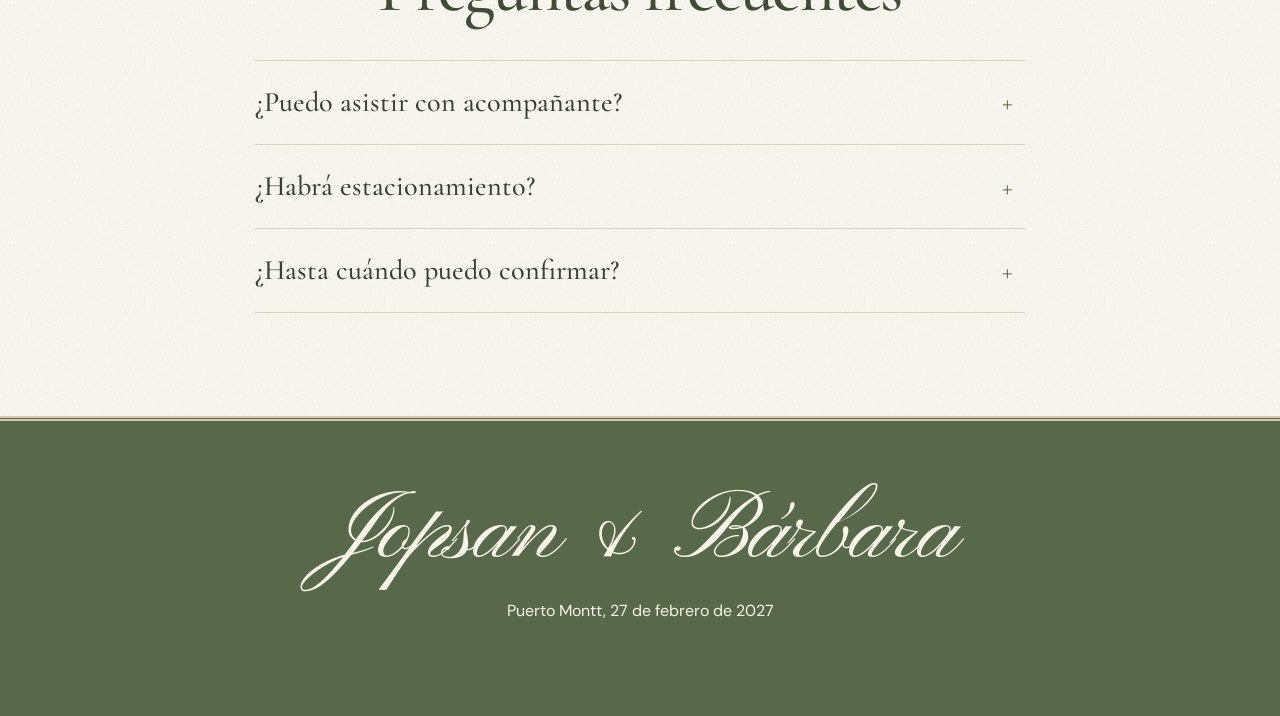
<file: propuesta-1-editorial-botanica/index.html>
<!DOCTYPE html>
<html lang="es">
<head>
  <meta charset="UTF-8" />
  <meta name="viewport" content="width=device-width, initial-scale=1.0" />
  <meta name="theme-color" content="#65744c" />
  <meta name="robots" content="noindex, nofollow" />
  <meta name="description" content="Invitación al matrimonio de Jopsan y Bárbara — 27 de febrero de 2027." />
  <meta property="og:type" content="website">
  <meta property="og:locale" content="es_CL">
  <meta property="og:title" content="Jopsan &amp; Bárbara · Nos casamos">
  <meta property="og:description" content="Te invitamos a celebrar nuestro matrimonio el 27 de febrero de 2027 en Domos de Chamiza, Puerto Montt.">
  <meta property="og:url" content="https://jopsan-barbara.github.io/propuesta-1-editorial-botanica/">
  <meta property="og:image" content="https://jopsan-barbara.github.io/assets/novios-portada.jpg">
  <meta property="og:image:secure_url" content="https://jopsan-barbara.github.io/assets/novios-portada.jpg">
  <meta property="og:image:type" content="image/jpeg">
  <meta property="og:image:alt" content="Fotografía original de Jopsan y Bárbara mostrando sus anillos">
  <meta name="twitter:card" content="summary_large_image">
  <meta name="twitter:title" content="Jopsan &amp; Bárbara · Propuesta 1">
  <meta name="twitter:description" content="27 de febrero de 2027 · Domos de Chamiza · Puerto Montt">
  <meta name="twitter:image" content="https://jopsan-barbara.github.io/assets/novios-portada.jpg">
  <title>01 · Editorial minimalista · Jopsan &amp; Bárbara · Vista de diseño</title>
  <link rel="preconnect" href="https://fonts.googleapis.com">
  <link rel="preconnect" href="https://fonts.gstatic.com" crossorigin>
  <link href="https://fonts.googleapis.com/css2?family=Cormorant+Garamond:ital,wght@0,400;0,500;0,600;1,400;1,500&family=DM+Sans:wght@400;500;600;700&family=Inter:wght@300;400;500;600&family=Pinyon+Script&display=swap" rel="stylesheet">
  <link rel="stylesheet" href="../wedding-oliva.css?v=20261122-mobile-400-3">
  
  <link rel="stylesheet" href="../texturas-oliva.css?v=20261122-texturas-1">
  <link rel="stylesheet" href="../propuestas-2027.css?v=20261122-redisenio-4">
  <link rel="stylesheet" href="../timeline-sin-recuadros.css?v=20261122-hitos-2">
</head>
<body class="oliva-theme propuesta-editorial">
  <a class="skip-link" href="#detalles">Saltar a los detalles</a>
  <div class="preview-bar">
    <strong>01 · Editorial minimalista · Sin plantas · papel de algodón y caligrafía</strong>
    <nav aria-label="Comparar propuestas de diseño">
      <a href="../propuesta-1-editorial-botanica/" aria-current="page">01 Sin plantas</a>
      <a href="../propuesta-2-romantica-organica/">02 Herbario</a>
      <a href="../propuesta-3-campestre-moderna/">03 Oliva</a>
      <a href="../propuesta-4-clasica-caligrafica/">04 Acuarela</a>
      <a href="../propuesta-5-jardin-editorial/">05 Jardín ilustrado</a>
      <a href="../" class="preview-home">Ver invitación original</a>
    </nav>
    <small>Prototipos comparativos · La invitación principal no se modifica</small>
  </div>
  <header class="hero romantic-hero" id="inicio">
    <img class="hero-photo" src="../assets/novios-portada.jpg" alt="Jopsan y Bárbara sonríen y muestran sus anillos frente a un paisaje nevado" width="1200" height="1600" decoding="async" fetchpriority="high" />
    <div class="hero-overlay" aria-hidden="true"></div>
    <nav class="nav container" aria-label="Navegación principal">
      <a class="brand" href="#inicio">J &amp; B</a>
      <a class="nav-link" href="#rsvp">Confirmar</a>
    </nav>
    <div class="hero-content container reveal">
      <div class="hero-announcement">
        <p class="eyebrow">Nos casamos</p>
        <h1><span class="hero-name">Jopsan</span><span class="hero-amp">&amp;</span><span class="hero-name">Bárbara</span></h1>
        <svg class="hero-heart" viewBox="0 0 160 70" fill="none" stroke="#7b324a" stroke-width="2.1" stroke-linecap="round" stroke-linejoin="round" aria-hidden="true">
          <path d="M2 38h35M123 38h35" />
          <path d="M74 58C61 46 46 31 46 20c0-10 13-16 23-7 4 4 7 8 8 10 2-6 8-15 17-15 12 0 19 10 17 20-2 12-21 29-34 40" />
          <path d="M91 60C82 51 72 41 73 32c1-10 13-12 19-4 7-11 20-12 25-2 5 12-10 27-26 40" />
        </svg>
        <p class="date">27 · 02 · 2027</p><p class="hero-mininote">Puerto Montt · Chile</p>
      </div>
      <div class="hero-countdown" aria-label="Cuenta regresiva para el matrimonio">
        <p class="hero-countdown-label">FALTA MUY POCO</p>
        <div class="countdown" id="countdown" role="timer" aria-live="off">
          <div><strong id="days">—</strong><span>Días</span></div>
          <div><strong id="hours">--</strong><span>Horas</span></div>
          <div><strong id="minutes">--</strong><span>Minutos</span></div>
          <div><strong id="seconds">--</strong><span>Segundos</span></div>
        </div>
      </div>
      <a class="button button-light" href="#detalles">Ver invitación <span aria-hidden="true">›</span></a>
    </div>
  </header>

  <main>
    <section class="memories-strip" aria-label="Recuerdos de Jopsan y Bárbara">
      <div class="container memories-heading">
        <div class="memories-heading-text"><p>UN POQUITO DE NUESTRA HISTORIA</p><span>Recuerdos que nos trajeron hasta aquí</span></div>
        <div class="memories-controls" aria-label="Controles del carrusel">
          <span class="memories-counter" id="memories-counter" aria-label="Fotografía 1 de 15">01 / 15</span>
          <button id="memories-prev" class="memories-arrow" type="button" aria-label="Fotografía anterior">‹</button>
          <button id="memories-next" class="memories-arrow" type="button" aria-label="Fotografía siguiente">›</button>
        </div>
      </div>
      <div class="memories-viewport" id="memories-viewport" aria-label="Galería de 15 fotografías de Jopsan y Bárbara" aria-roledescription="carrusel" tabindex="0">
        <div class="memories-track" id="memories-track">
          <figure class="memory-slide"><img src="../assets/galeria-2027/recuerdo-01.webp" alt="Jopsan y Bárbara junto a un lago" loading="lazy"></figure>
        </div>
      </div>
    </section>
    <section class="section celebration" id="detalles">
      <div class="container celebration-layout">
        <div class="celebration-story">
          <p class="section-kicker">NUESTRA CELEBRACIÓN</p>
          <h2>Hay momentos <em>que merecen</em> compartirse</h2>
          <p class="celebration-copy">Comenzamos una nueva etapa y queremos celebrarla contigo. Nos reuniremos en un lugar muy especial para compartir una jornada llena de cariño, recuerdos y alegría.</p>
          <div class="celebration-facts" aria-label="Datos importantes de la celebración">
            <div><span class="fact-label">CUÁNDO</span><strong>Sábado 27 de febrero de 2027</strong></div>
            <div><span class="fact-label">A QUÉ HORA</span><strong>Llegada · 14:30 h</strong></div>
            <div><span class="fact-label">DÓNDE</span><strong>Domos de Chamiza</strong><span>Puerto Montt, Chile</span></div>
          </div>
          <a class="button celebrate-cta" href="#rsvp">Confirmar mi asistencia</a>
        </div>
        <div class="celebration-location">
          <div class="location-card">
            <p class="location-eyebrow">TE ESPERAMOS AQUÍ</p>
            <h3>Domos de Chamiza</h3>
            <p>Puerto Montt, Chile</p>
            <div class="map-preview">
              <iframe title="Mapa de Domos de Chamiza, Puerto Montt" loading="lazy" referrerpolicy="no-referrer-when-downgrade" src="https://www.google.com/maps?q=Domos%20de%20Chamiza%2C%20Puerto%20Montt%2C%20Chile&amp;output=embed"></iframe>
            </div>
            <a class="map-cta" href="https://maps.app.goo.gl/zymREpPr2wvXvVBv8?g_st=iw" target="_blank" rel="noopener noreferrer"><span aria-hidden="true">⌖</span> Abrir mapa y cómo llegar <span aria-hidden="true">↗</span></a>
            <a class="location-rsvp" href="#rsvp">Confirmar mi asistencia <span aria-hidden="true">›</span></a>
          </div>
        </div>
      </div>
    </section>

    <section class="section timing" id="cronograma" aria-label="Nuestro gran día"><div class="container narrow center"><p class="section-kicker">NUESTRO GRAN DÍA</p><h2 class="timing-title">El día que siempre recordaremos</h2><p class="timing-intro">Te esperamos el sábado 27 de febrero a las 14:30 h en Domos de Chamiza.</p></div><div class="timeline"><svg class="timeline-path" viewBox="0 0 440 940" preserveAspectRatio="none" aria-hidden="true"><path d="M220 40 C420 80 420 200 220 230 S20 380 220 420 S420 580 220 610 S20 770 220 800 L220 900" /></svg><ol><li class="timeline-item reveal"><div class="moment-icon"><svg class="" viewBox="0 0 56 56" fill="none" stroke="currentColor" stroke-width="1.5" stroke-linecap="round" stroke-linejoin="round" aria-hidden="true"><path d="M12 44V19l16-9 16 9v25M8 44h40M23 44V29h10v15M19 21h1m16 0h1"/><path d="M7 13l4 2m34 0 4-2M28 3v3"/></svg></div><div class="moment-copy"><span class="moment-number">01</span><h3>Llegada de los invitados</h3><p>14:30 h</p></div></li>
<li class="timeline-item reveal"><div class="moment-icon"><svg class="" viewBox="0 0 56 56" fill="none" stroke="currentColor" stroke-width="1.5" stroke-linecap="round" stroke-linejoin="round" aria-hidden="true"><circle cx="21" cy="31" r="12"/><circle cx="35" cy="31" r="12"/><path d="m16 14 5-6 5 6-5 5-5-5Z"/></svg></div><div class="moment-copy"><span class="moment-number">02</span><h3>Inicio de la ceremonia</h3><p>15:15 h</p></div></li>
<li class="timeline-item reveal"><div class="moment-icon"><svg class="" viewBox="0 0 56 56" fill="none" stroke="currentColor" stroke-width="1.5" stroke-linecap="round" stroke-linejoin="round" aria-hidden="true"><path d="m13 8 16 4-7 19c-6 3-12 0-12-6l3-17Zm23 1 13 4-6 17c-5 3-11 0-11-6l4-15ZM16 32l-3 14m-6-1 12 3m18-16-3 13m-5-2 12 4M28 4l-1 4m5-3 1 3"/></svg></div><div class="moment-copy"><span class="moment-number">03</span><h3>Bienvenida, cóctel y discursos</h3><p>16:15 h</p></div></li>
<li class="timeline-item reveal"><div class="moment-icon"><svg class="" viewBox="0 0 56 56" fill="none" stroke="currentColor" stroke-width="1.5" stroke-linecap="round" stroke-linejoin="round" aria-hidden="true"><path d="M22 38V12l22-5v25M22 19l22-5"/><ellipse cx="16" cy="39" rx="6" ry="5"/><ellipse cx="38" cy="33" rx="6" ry="5"/><path d="m7 10 2 3 4 1-4 2-2 4-1-4-3-2 3-1Z"/></svg></div><div class="moment-copy"><span class="moment-number">04</span><h3>Dinámicas y juegos mientras tomamos alguito</h3><p>17:30 h</p></div></li>
<li class="timeline-item reveal"><div class="moment-icon"><svg class="" viewBox="0 0 56 56" fill="none" stroke="currentColor" stroke-width="1.5" stroke-linecap="round" stroke-linejoin="round" aria-hidden="true"><circle cx="30" cy="28" r="17"/><circle cx="30" cy="28" r="11"/><path d="M6 9v15m5-15v15M6 18h5M9 24v23M51 9v38M51 9c-5 4-5 13 0 16"/></svg></div><div class="moment-copy"><span class="moment-number">05</span><h3>Comienza la parrillada</h3><p>18:00 h</p></div></li>
<li class="timeline-item reveal"><div class="moment-icon"><svg class="" viewBox="0 0 56 56" fill="none" stroke="currentColor" stroke-width="1.5" stroke-linecap="round" stroke-linejoin="round" aria-hidden="true"><circle cx="30" cy="28" r="17"/><circle cx="30" cy="28" r="11"/><path d="M6 9v15m5-15v15M6 18h5M9 24v23M51 9v38M51 9c-5 4-5 13 0 16"/></svg></div><div class="moment-copy"><span class="moment-number">06</span><h3>Se abre el autoservicio</h3><p>19:15 h</p></div></li>
<li class="timeline-item reveal"><div class="moment-icon"><svg class="" viewBox="0 0 56 56" fill="none" stroke="currentColor" stroke-width="1.5" stroke-linecap="round" stroke-linejoin="round" aria-hidden="true"><circle cx="30" cy="28" r="17"/><circle cx="30" cy="28" r="11"/><path d="M6 9v15m5-15v15M6 18h5M9 24v23M51 9v38M51 9c-5 4-5 13 0 16"/></svg></div><div class="moment-copy"><span class="moment-number">07</span><h3>Todos a la mesa. Bendición y ¡a comer!</h3><p>19:40 h</p></div></li>
<li class="timeline-item reveal"><div class="moment-icon"><svg class="" viewBox="0 0 56 56" fill="none" stroke="currentColor" stroke-width="1.5" stroke-linecap="round" stroke-linejoin="round" aria-hidden="true"><path d="M22 38V12l22-5v25M22 19l22-5"/><ellipse cx="16" cy="39" rx="6" ry="5"/><ellipse cx="38" cy="33" rx="6" ry="5"/><path d="m7 10 2 3 4 1-4 2-2 4-1-4-3-2 3-1Z"/></svg></div><div class="moment-copy"><span class="moment-number">08</span><h3>¡Baile y merequetengue!</h3><p>20:30 h</p></div></li>
<li class="timeline-item reveal"><div class="moment-icon"><svg class="" viewBox="0 0 56 56" fill="none" stroke="currentColor" stroke-width="1.5" stroke-linecap="round" stroke-linejoin="round" aria-hidden="true"><path d="M12 44V19l16-9 16 9v25M8 44h40M23 44V29h10v15M19 21h1m16 0h1"/><path d="M7 13l4 2m34 0 4-2M28 3v3"/></svg></div><div class="moment-copy"><span class="moment-number">09</span><h3>Fin de la fiesta. ¡Calabaza!</h3><p>00:00 h · domingo 28</p></div></li></ol></div></section>
    <section class="section dress reveal">
      <div class="container narrow center">
        <p class="section-kicker">DRESS CODE</p>

        <h2>Formal</h2>
        <p>Reservamos el blanco y sus tonos similares para la novia. También te pedimos evitar el rojo.</p>
        <ul class="reserved-palette" aria-label="Colores que solicitamos evitar">
          <li><span style="--swatch:#ffffff"></span>Blanco</li><li><span style="--swatch:#fffff0"></span>Marfil</li><li><span style="--swatch:#fff4d6"></span>Crema</li><li><span style="--swatch:#f1e8d5"></span>Crudo</li><li><span style="--swatch:#eee1cb"></span>Beige claro</li><li><span style="--swatch:#f2e6d0"></span>Champán claro</li><li><span style="--swatch:#b83236"></span>Rojo</li>
        </ul><p>Te recomendamos llevar ropa cómoda para cambiarte después, en la fiesta.</p>

      </div>
    </section>

    <section class="section playlist reveal">
      <div class="container split align-center playlist-layout">
        <div>
          <p class="section-kicker">LA BANDA SONORA</p>
          <h2>Ayúdanos a llenar la pista</h2>
          <p>Cuéntanos: ¿qué canción no puede faltar? Queremos que esta celebración también suene a ti.</p>
        </div>
        <div class="song-card"><p class="song-card-heading">TU CANCIÓN PARA LA FIESTA</p>
        <form class="wedding-form" id="song-form" data-kind="public-song">
  <label class="field" for="song-name"><span class="field-label">Canción y artista</span>
    <input id="song-name" name="song" type="text" maxlength="200" placeholder="¿Cuál no puede faltar?" required>
  </label>
  <button class="form-submit" type="submit">Enviar canción</button>
  <p class="form-status" role="status" aria-live="polite"></p>
  <a class="form-backup" hidden target="_blank" rel="noopener noreferrer">Abrir formulario alternativo</a>
</form>
        </div>
      </div>
    </section>

    <section class="section gifts" id="regalos" aria-labelledby="gift-heading">
<div class="gift-intro"><p class="gift-kicker">Regalos</p><h2 id="gift-heading">Lo más importante es<br>celebrar juntos</h2><p>Basta con tu compañía, pero si quieres hacernos un regalo, preparamos esta lista de deseos con mucho cariño.</p><p id="gift-payment-intro">Puedes elegir tu regalo y realizar una transferencia bancaria. Encontrarás nuestros datos más abajo.</p><a class="jump" href="#datos-transferencia">Ir a los datos de transferencia ↓</a></div>
<div class="catalog" id="gift-catalog"><article class="gift" data-index="0"><div class="illustration"><img src="../assets/gifts/teatro-sidney.webp" alt="" loading="lazy" decoding="async" width="520" height="520"></div><div class="gift-caption"><h3>Dos entradas al teatro de Sídney</h3><strong>$200.000</strong></div><div class="actions"><a class="pay" data-pay="teatro-sidney" hidden target="_blank" rel="noopener noreferrer">Regalar con Mercado Pago</a><a class="transfer" data-transfer="0" href="#datos-transferencia" aria-label="Transferir $200.000 por Dos entradas al teatro de Sídney">Prefiero transferir <span aria-hidden="true">→</span></a></div></article>
<article class="gift" data-index="1"><div class="illustration"><img src="../assets/gifts/sillon.webp" alt="" loading="lazy" decoding="async" width="520" height="520"></div><div class="gift-caption"><h3>Un sillón mediano para la casa</h3><strong>$150.000</strong></div><div class="actions"><a class="pay" data-pay="sillon" hidden target="_blank" rel="noopener noreferrer">Regalar con Mercado Pago</a><a class="transfer" data-transfer="1" href="#datos-transferencia" aria-label="Transferir $150.000 por Un sillón mediano para la casa">Prefiero transferir <span aria-hidden="true">→</span></a></div></article>
<article class="gift" data-index="2"><div class="illustration"><img src="../assets/gifts/masajes.webp" alt="" loading="lazy" decoding="async" width="520" height="520"></div><div class="gift-caption"><h3>Un día de masajes descontracturantes después de la prueba de vestidos</h3><strong>$120.000</strong></div><div class="actions"><a class="pay" data-pay="masajes" hidden target="_blank" rel="noopener noreferrer">Regalar con Mercado Pago</a><a class="transfer" data-transfer="2" href="#datos-transferencia" aria-label="Transferir $120.000 por Un día de masajes descontracturantes después de la prueba de vestidos">Prefiero transferir <span aria-hidden="true">→</span></a></div></article>
<article class="gift" data-index="3"><div class="illustration"><img src="../assets/gifts/cena.webp" alt="" loading="lazy" decoding="async" width="520" height="520"></div><div class="gift-caption"><h3>Una cena romántica</h3><strong>$110.000</strong></div><div class="actions"><a class="pay" data-pay="cena" hidden target="_blank" rel="noopener noreferrer">Regalar con Mercado Pago</a><a class="transfer" data-transfer="3" href="#datos-transferencia" aria-label="Transferir $110.000 por Una cena romántica">Prefiero transferir <span aria-hidden="true">→</span></a></div></article>
<article class="gift" data-index="4"><div class="illustration"><img src="../assets/gifts/bencina.webp" alt="" loading="lazy" decoding="async" width="520" height="520"></div><div class="gift-caption"><h3>Medio estanque de bencina</h3><strong>$100.000</strong></div><div class="actions"><a class="pay" data-pay="bencina" hidden target="_blank" rel="noopener noreferrer">Regalar con Mercado Pago</a><a class="transfer" data-transfer="4" href="#datos-transferencia" aria-label="Transferir $100.000 por Medio estanque de bencina">Prefiero transferir <span aria-hidden="true">→</span></a></div></article>
<article class="gift" data-index="5"><div class="illustration"><img src="../assets/gifts/baby-doll.webp" alt="" loading="lazy" decoding="async" width="520" height="520"></div><div class="gift-caption"><h3>Un baby doll de Victoria’s Secret para la luna de miel</h3><strong>$90.000</strong></div><div class="actions"><a class="pay" data-pay="baby-doll" hidden target="_blank" rel="noopener noreferrer">Regalar con Mercado Pago</a><a class="transfer" data-transfer="5" href="#datos-transferencia" aria-label="Transferir $90.000 por Un baby doll de Victoria’s Secret para la luna de miel">Prefiero transferir <span aria-hidden="true">→</span></a></div></article>
<article class="gift" data-index="6"><div class="illustration"><img src="../assets/gifts/princesa-alba.webp" alt="" loading="lazy" decoding="async" width="520" height="520"></div><div class="gift-caption"><h3>Un meet &amp; greet con Princesa Alba para Barby</h3><strong>$85.000</strong></div><div class="actions"><a class="pay" data-pay="princesa-alba" hidden target="_blank" rel="noopener noreferrer">Regalar con Mercado Pago</a><a class="transfer" data-transfer="6" href="#datos-transferencia" aria-label="Transferir $85.000 por Un meet &amp; greet con Princesa Alba para Barby">Prefiero transferir <span aria-hidden="true">→</span></a></div></article>
<article class="gift" data-index="7"><div class="illustration"><img src="../assets/gifts/comida-kimberly.webp" alt="" loading="lazy" decoding="async" width="520" height="520"></div><div class="gift-caption"><h3>Un saco de comida para Kimberly Alejandra, la perra de la casa</h3><strong>$80.000</strong></div><div class="actions"><a class="pay" data-pay="comida-kimberly" hidden target="_blank" rel="noopener noreferrer">Regalar con Mercado Pago</a><a class="transfer" data-transfer="7" href="#datos-transferencia" aria-label="Transferir $80.000 por Un saco de comida para Kimberly Alejandra, la perra de la casa">Prefiero transferir <span aria-hidden="true">→</span></a></div></article>
<article class="gift" data-index="8"><div class="illustration"><img src="../assets/gifts/zapatillas-luces.webp" alt="" loading="lazy" decoding="async" width="520" height="520"></div><div class="gift-caption"><h3>Un par de zapatillas con luces para Barby y Jopsan (¡sueño de infancia!)</h3><strong>$75.000</strong></div><div class="actions"><a class="pay" data-pay="zapatillas-luces" hidden target="_blank" rel="noopener noreferrer">Regalar con Mercado Pago</a><a class="transfer" data-transfer="8" href="#datos-transferencia" aria-label="Transferir $75.000 por Un par de zapatillas con luces para Barby y Jopsan (¡sueño de infancia!)">Prefiero transferir <span aria-hidden="true">→</span></a></div></article>
<article class="gift" data-index="9"><div class="illustration"><img src="../assets/gifts/lena.webp" alt="" loading="lazy" decoding="async" width="520" height="520"></div><div class="gift-caption"><h3>Tres varas de leña</h3><strong>$70.000</strong></div><div class="actions"><a class="pay" data-pay="lena" hidden target="_blank" rel="noopener noreferrer">Regalar con Mercado Pago</a><a class="transfer" data-transfer="9" href="#datos-transferencia" aria-label="Transferir $70.000 por Tres varas de leña">Prefiero transferir <span aria-hidden="true">→</span></a></div></article>
<article class="gift" data-index="10"><div class="illustration"><img src="../assets/gifts/boxers.webp" alt="" loading="lazy" decoding="async" width="520" height="520"></div><div class="gift-caption"><h3>Bóxers del Rayo McQueen para la luna de miel</h3><strong>$60.000</strong></div><div class="actions"><a class="pay" data-pay="boxers" hidden target="_blank" rel="noopener noreferrer">Regalar con Mercado Pago</a><a class="transfer" data-transfer="10" href="#datos-transferencia" aria-label="Transferir $60.000 por Bóxers del Rayo McQueen para la luna de miel">Prefiero transferir <span aria-hidden="true">→</span></a></div></article>
<article class="gift" data-index="11"><div class="illustration"><img src="../assets/gifts/catamaran.webp" alt="" loading="lazy" decoding="async" width="520" height="520"></div><div class="gift-caption"><h3>Un paseo romántico en catamarán</h3><strong>$50.000</strong></div><div class="actions"><a class="pay" data-pay="catamaran" hidden target="_blank" rel="noopener noreferrer">Regalar con Mercado Pago</a><a class="transfer" data-transfer="11" href="#datos-transferencia" aria-label="Transferir $50.000 por Un paseo romántico en catamarán">Prefiero transferir <span aria-hidden="true">→</span></a></div></article></div>

<section class="bank-section" id="datos-transferencia" aria-labelledby="bankheading"><div class="bank-wrap"><div class="bank-intro"><div class="gift-kicker">Otra forma de regalar</div><h2 id="bankheading">¿Prefieres<br>transferir?</h2><p>También puedes hacernos tu regalo directamente mediante transferencia bancaria.</p><p>Copia nuestros datos y, si puedes, escribe el nombre del regalo que elegiste en el comentario de la transferencia.</p><div id="selection" class="selection" aria-live="polite"></div></div><div class="bank-card"><h3>Datos para transferencia</h3><dl id="bank-details"><div><dt>Nombre</dt><dd>Bárbara Maldonado</dd></div><div><dt>RUT</dt><dd>20624217-5</dd></div><div><dt>Banco</dt><dd>BancoEstado</dd></div><div><dt>Tipo de cuenta</dt><dd>Cuenta Vista (CuentaRUT)</dd></div><div><dt>N° de cuenta</dt><dd>20624217</dd></div><div><dt>Correo</dt><dd>Bamh.3003@gmail.com</dd></div></dl><button class="copy" id="copy-bank" type="button">▢ &nbsp; Copiar datos bancarios</button><p class="feedback" id="copy-bank-status" role="status"></p></div></div></section>
</section>
<script src="../gifts.js?v=lista-12-pagos-completos" defer></script>

    <section class="section rsvp" id="rsvp">
      <div class="container rsvp-layout reveal">
        <div class="rsvp-intro">
          <p class="section-kicker">CONFIRMACIÓN INDIVIDUAL</p>
          <h2 id="guest-title">¿Nos acompañas?</h2>
          <p id="guest-copy">Cuéntanos si podrás acompañarnos antes del <strong>31 de enero de 2027</strong>.</p>
          <p class="rsvp-individual-note">La invitación es individual, salvo que los novios te hayan indicado expresamente lo contrario. Gracias por comprender.</p>
        </div>
        <div class="form-shell">
  <form class="wedding-form" id="rsvp-form" data-kind="public-rsvp">
    <fieldset>
      <legend>¿Asistirás al matrimonio?</legend>
      <div class="choices">
        <label class="choice"><input type="radio" name="attends" value="Sí" required><span>Sí, asistiré</span></label>
        <label class="choice"><input type="radio" name="attends" value="No" required><span>No podré asistir</span></label>
      </div>
    </fieldset>
    <label class="field" for="rsvp-fullname"><span class="field-label">Nombre y apellido</span>
      <input id="rsvp-fullname" type="text" name="fullName" maxlength="200" autocomplete="name" placeholder="Escribe tu nombre completo" required>
    </label>
    <button class="form-submit" type="submit">Enviar confirmación</button>
    <p class="form-status" role="status" aria-live="polite"></p>
    <a class="form-backup" hidden target="_blank" rel="noopener noreferrer">Abrir formulario alternativo</a>
  </form>
  <noscript><p class="form-hint">Activa JavaScript para enviar tu respuesta.</p></noscript>
</div>
      </div>
    </section>

    <section class="section faq reveal">
      <div class="container narrow">
        <p class="section-kicker center">INFORMACIÓN ÚTIL</p>
        <h2 class="center">Preguntas frecuentes</h2>
        <details>
          <summary>¿Puedo asistir con acompañante?</summary>
          <p>No. La invitación es individual, salvo que los novios te hayan indicado expresamente lo contrario. Te pedimos que lo comprendas y agradecemos mucho tu respeto por esta decisión.</p>
        </details>
        <details>
          <summary>¿Habrá estacionamiento?</summary>
          <p>Sí, el lugar cuenta con estacionamiento.</p>
        </details>
        <details>
          <summary>¿Hasta cuándo puedo confirmar?</summary>
          <p>Hasta el 31 de enero de 2027 a las 23:59, hora de Chile.</p>
        </details>
      </div>
    </section>
  </main>

  <footer class="footer">
    <div class="container center">
      <p class="footer-names">Jopsan & Bárbara</p>
      <p>Puerto Montt, 27 de febrero de 2027</p>
    </div>
  </footer>

  <script src="../script.js?v=itinerario-1430"></script>
  <script src="../gallery-data.js?v=galeria-15-nueva-1" defer></script>
  <script src="../propuestas-assets.js?v=20261122-1" defer></script>
  <script src="../gallery.js?v=galeria-15-nueva-1" defer></script>
  <script src="../forms-inline.js?v=oliva-form-20261122-2" data-wedding-forms defer></script>
</body>
</html>
</file>
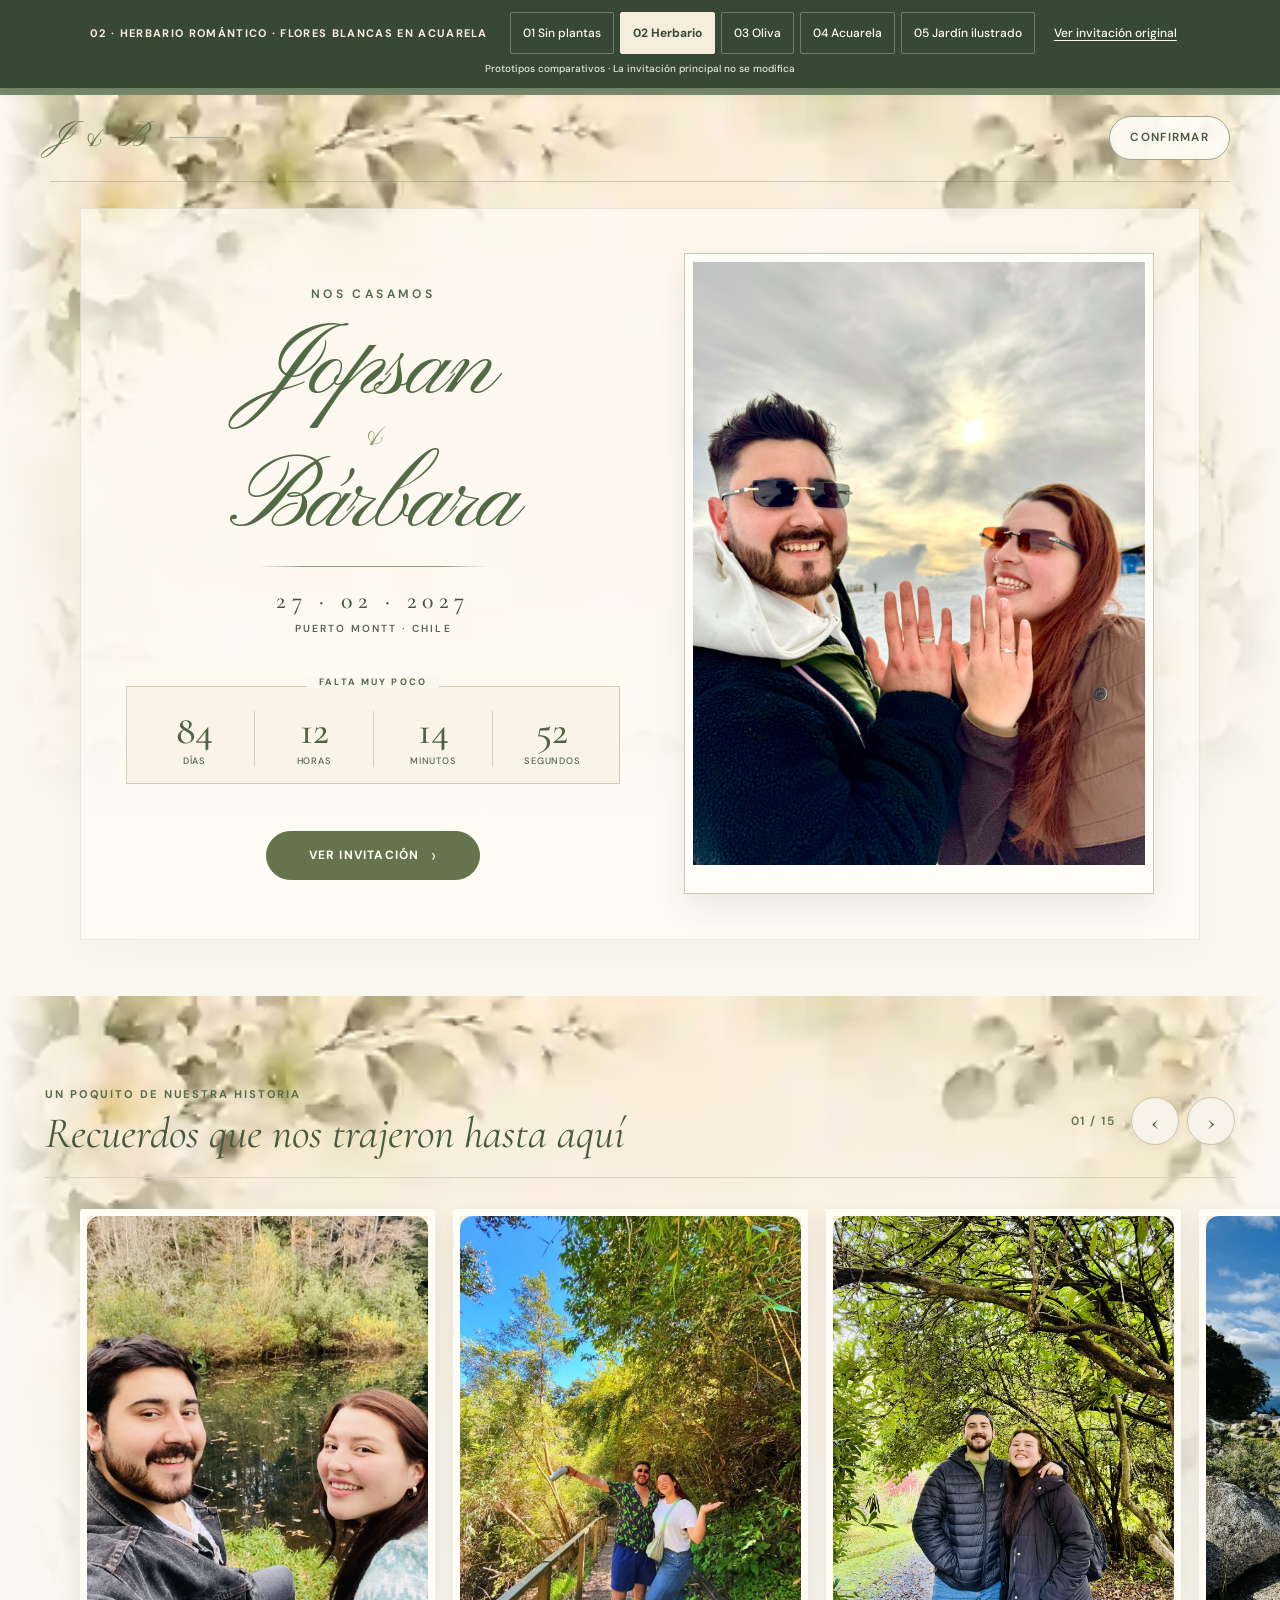
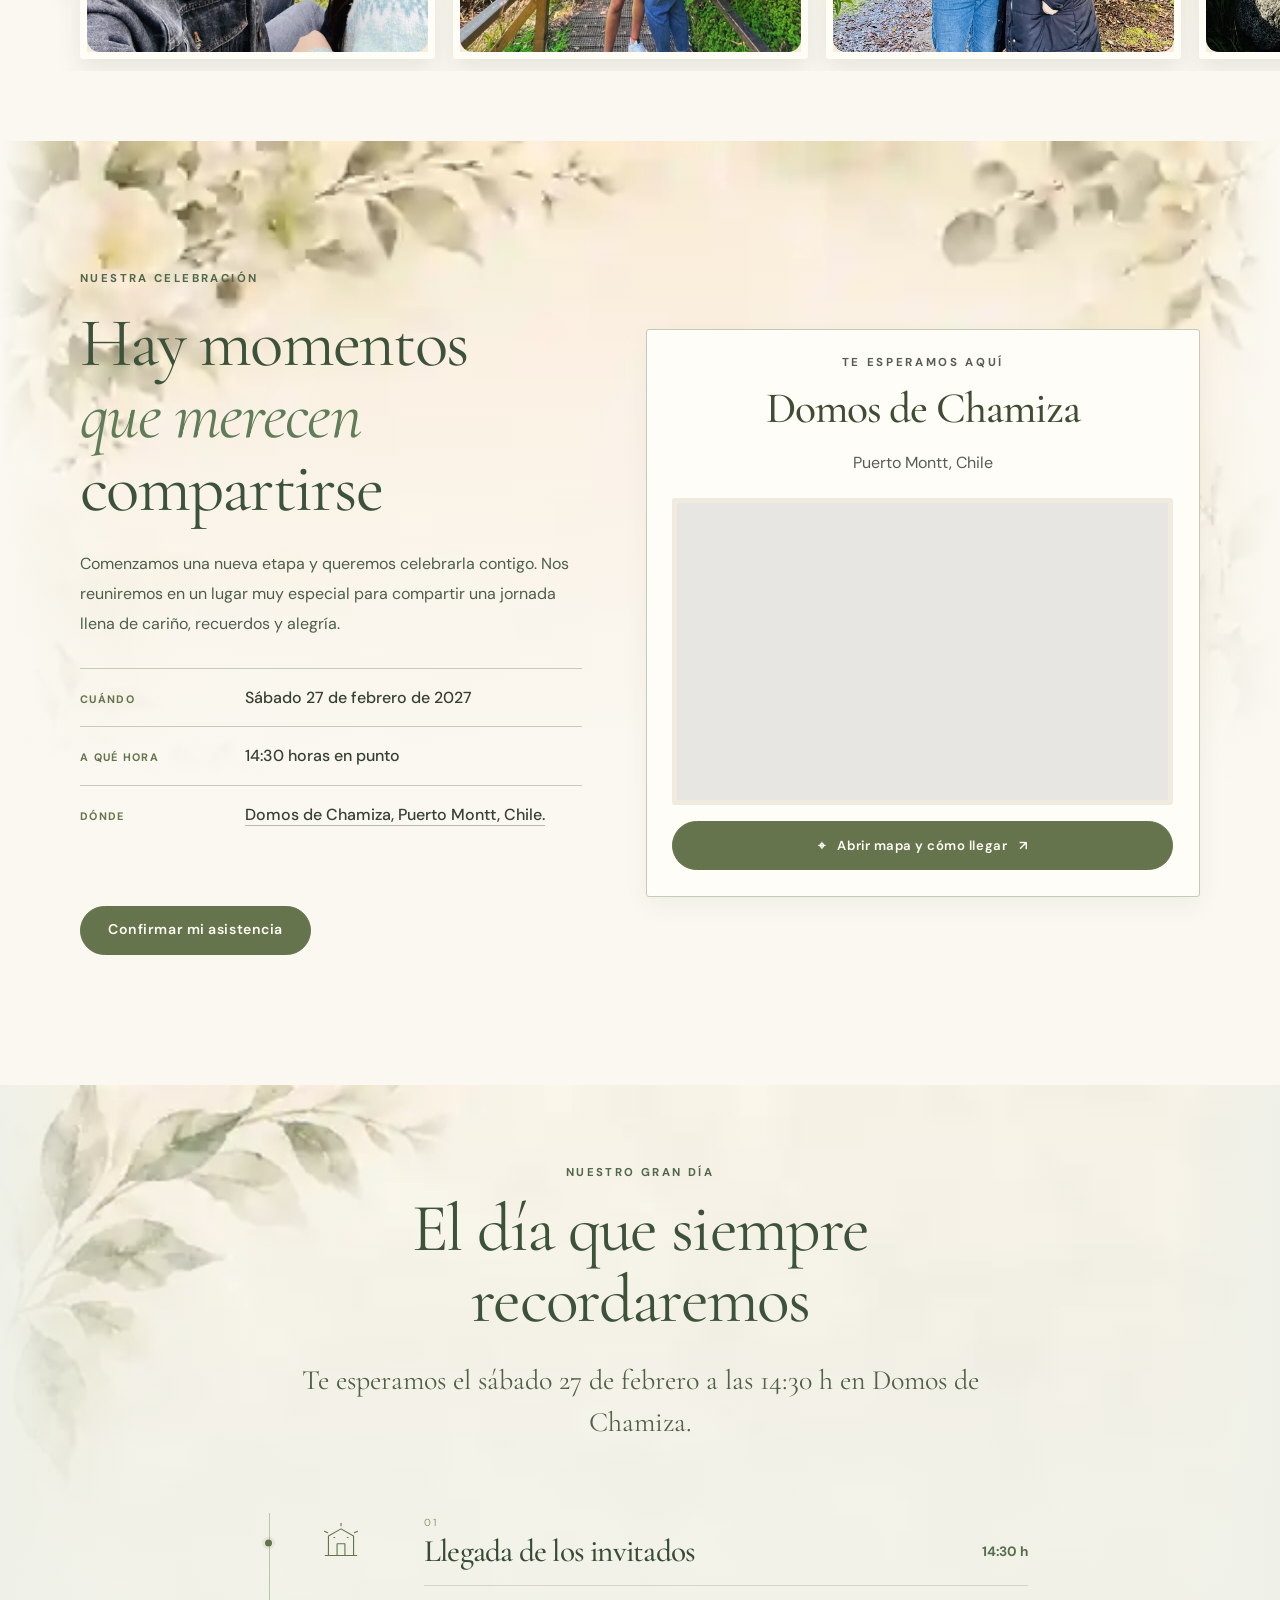
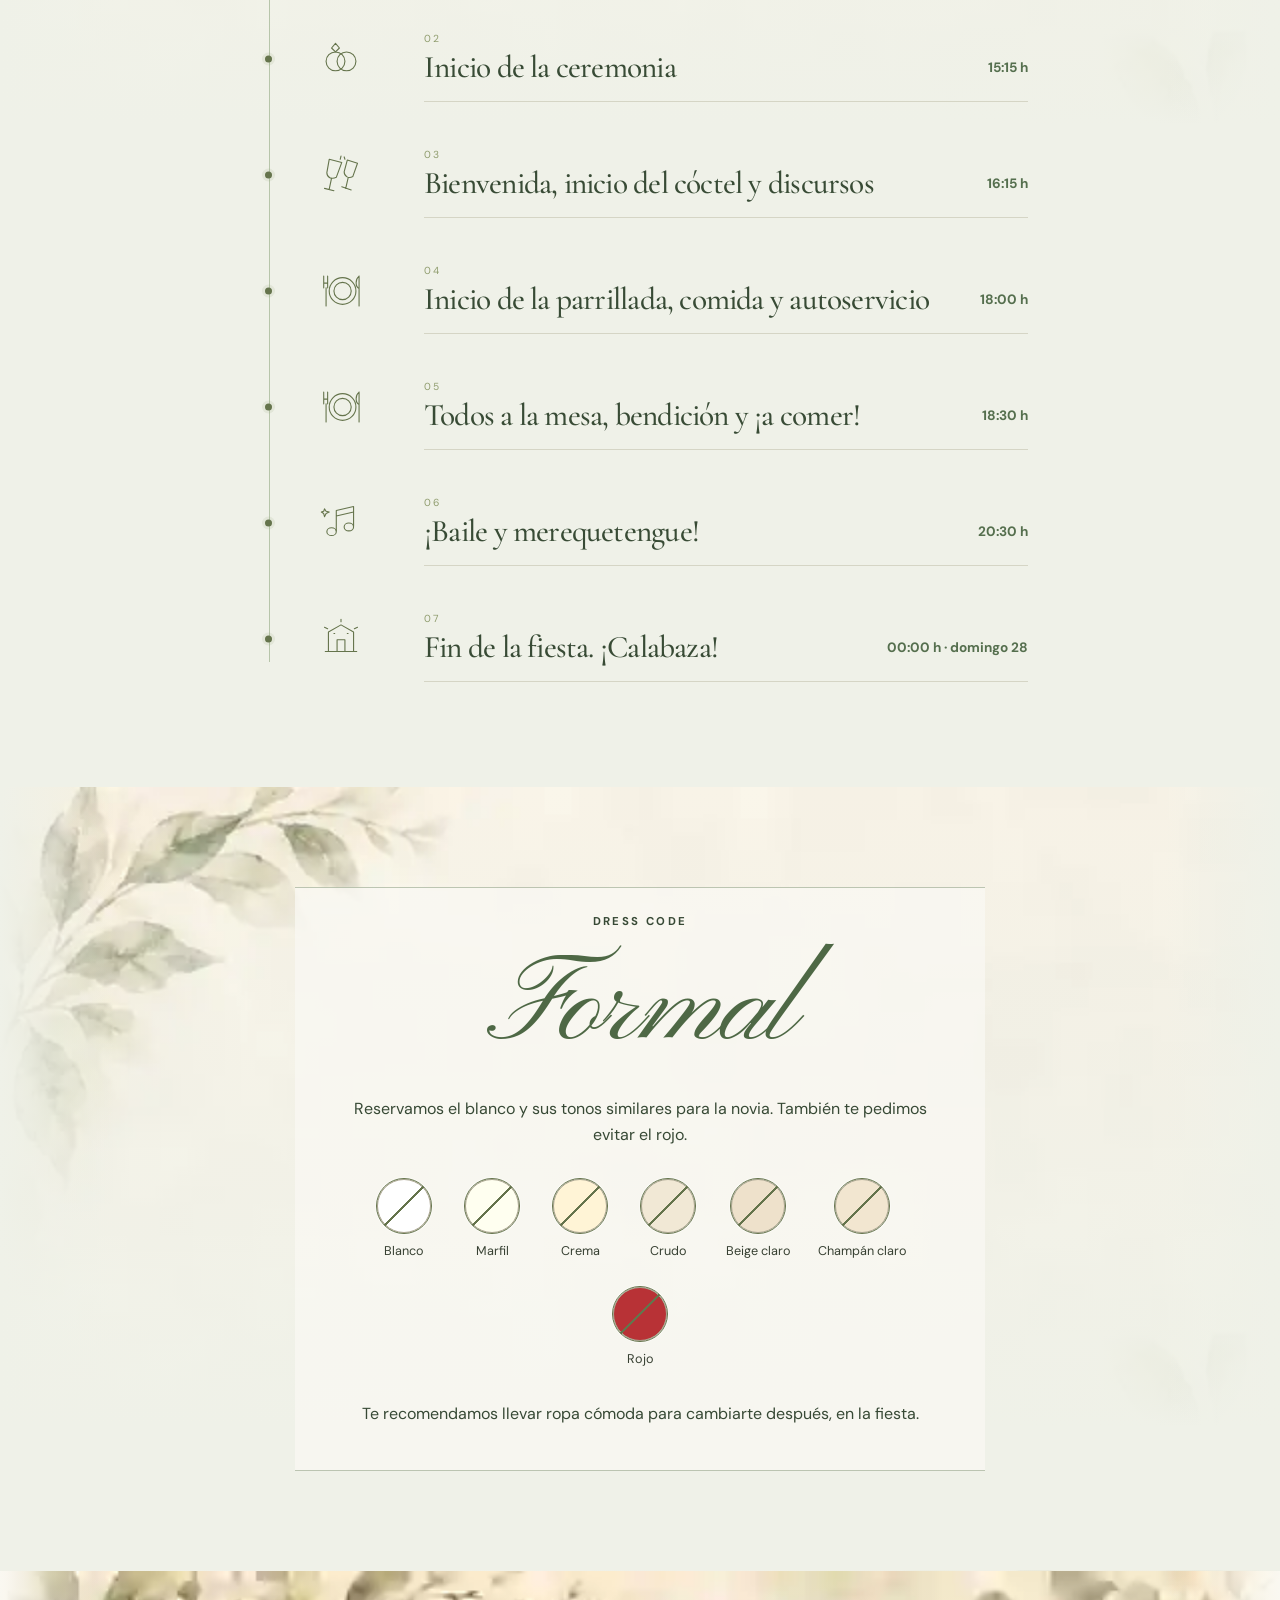
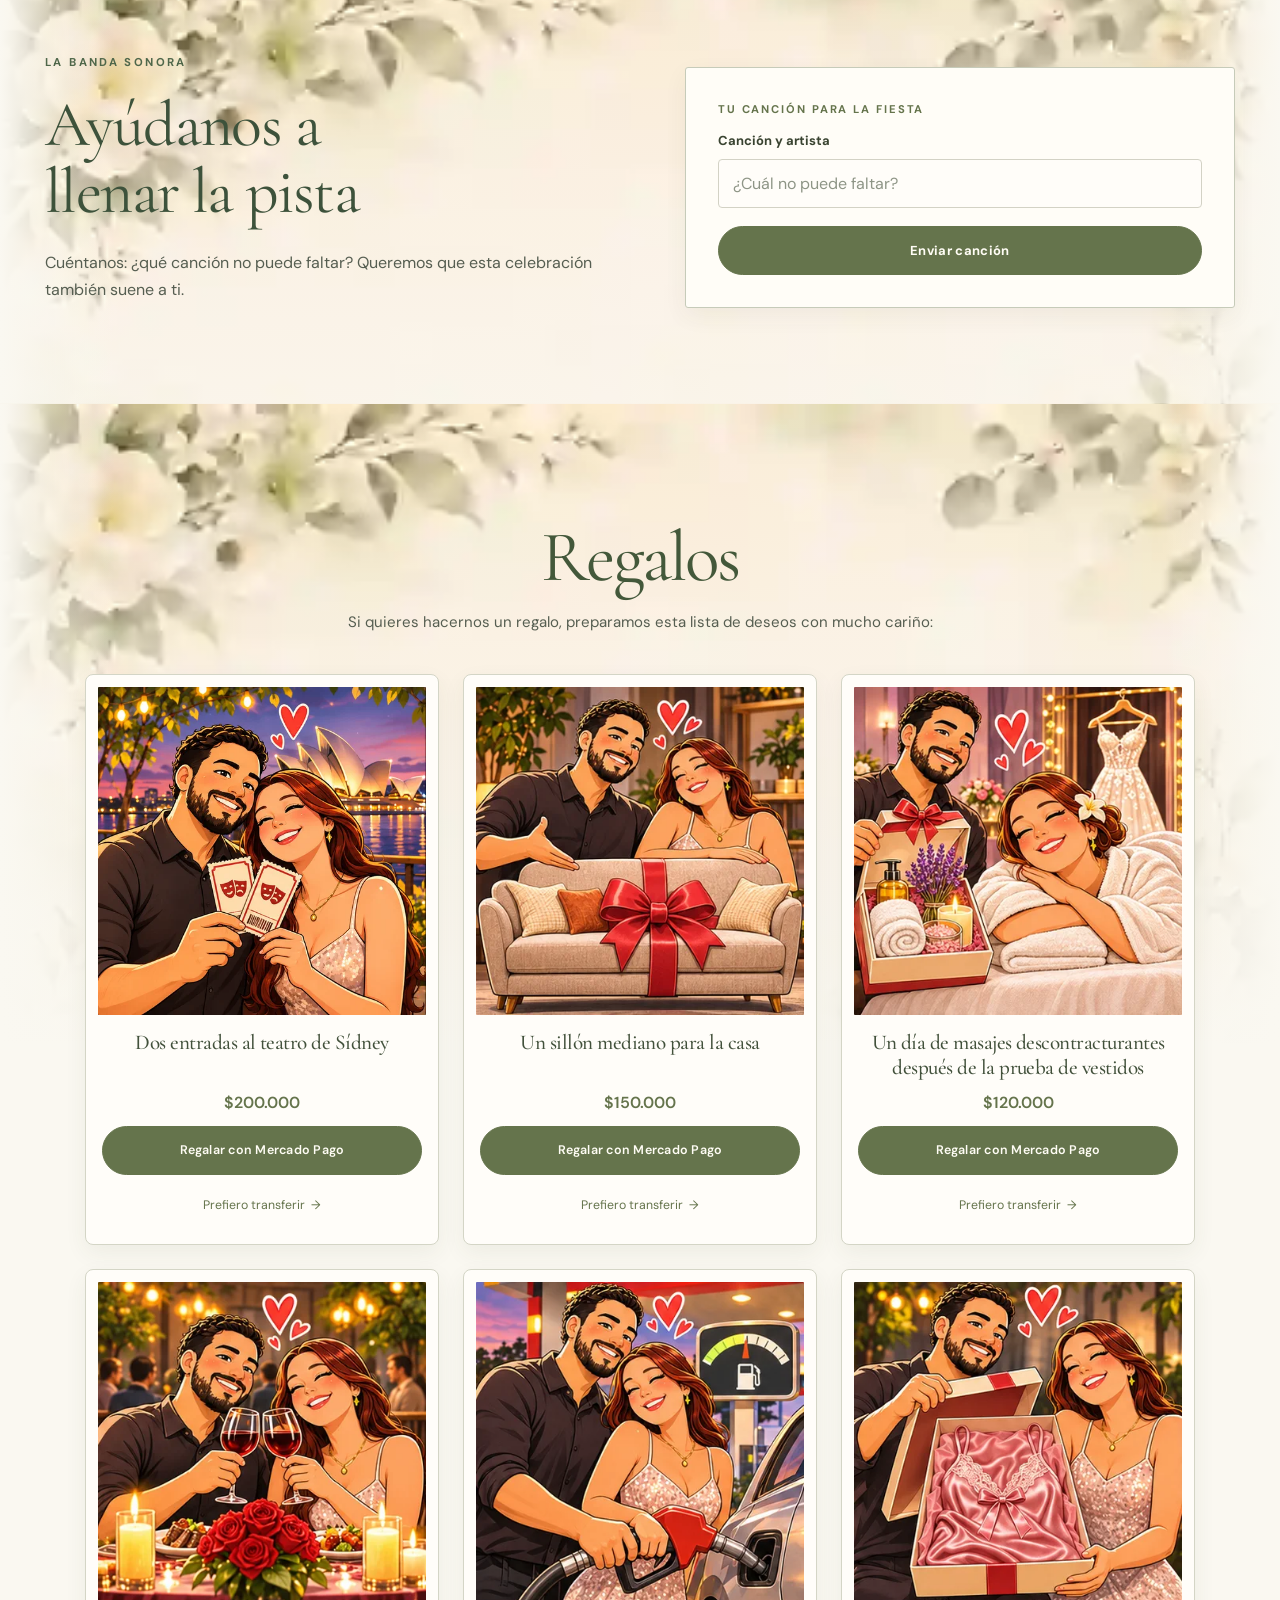
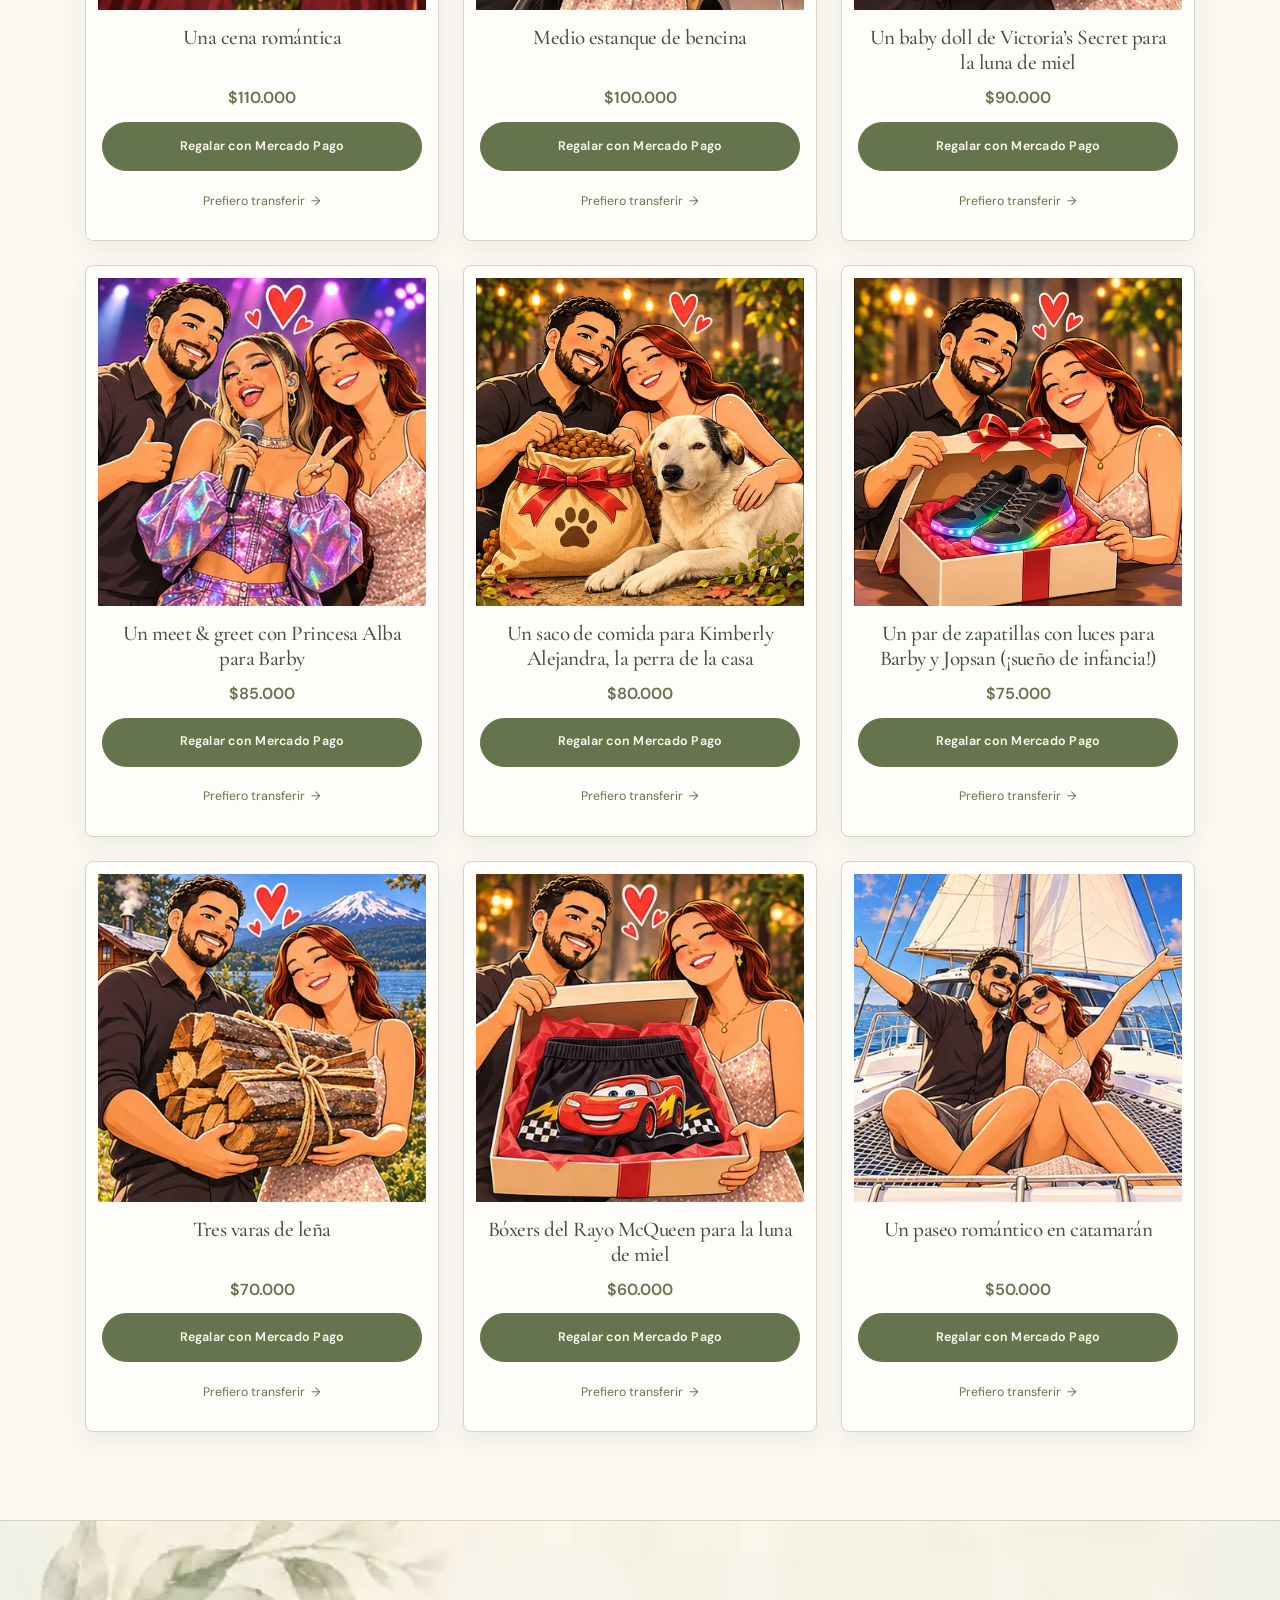
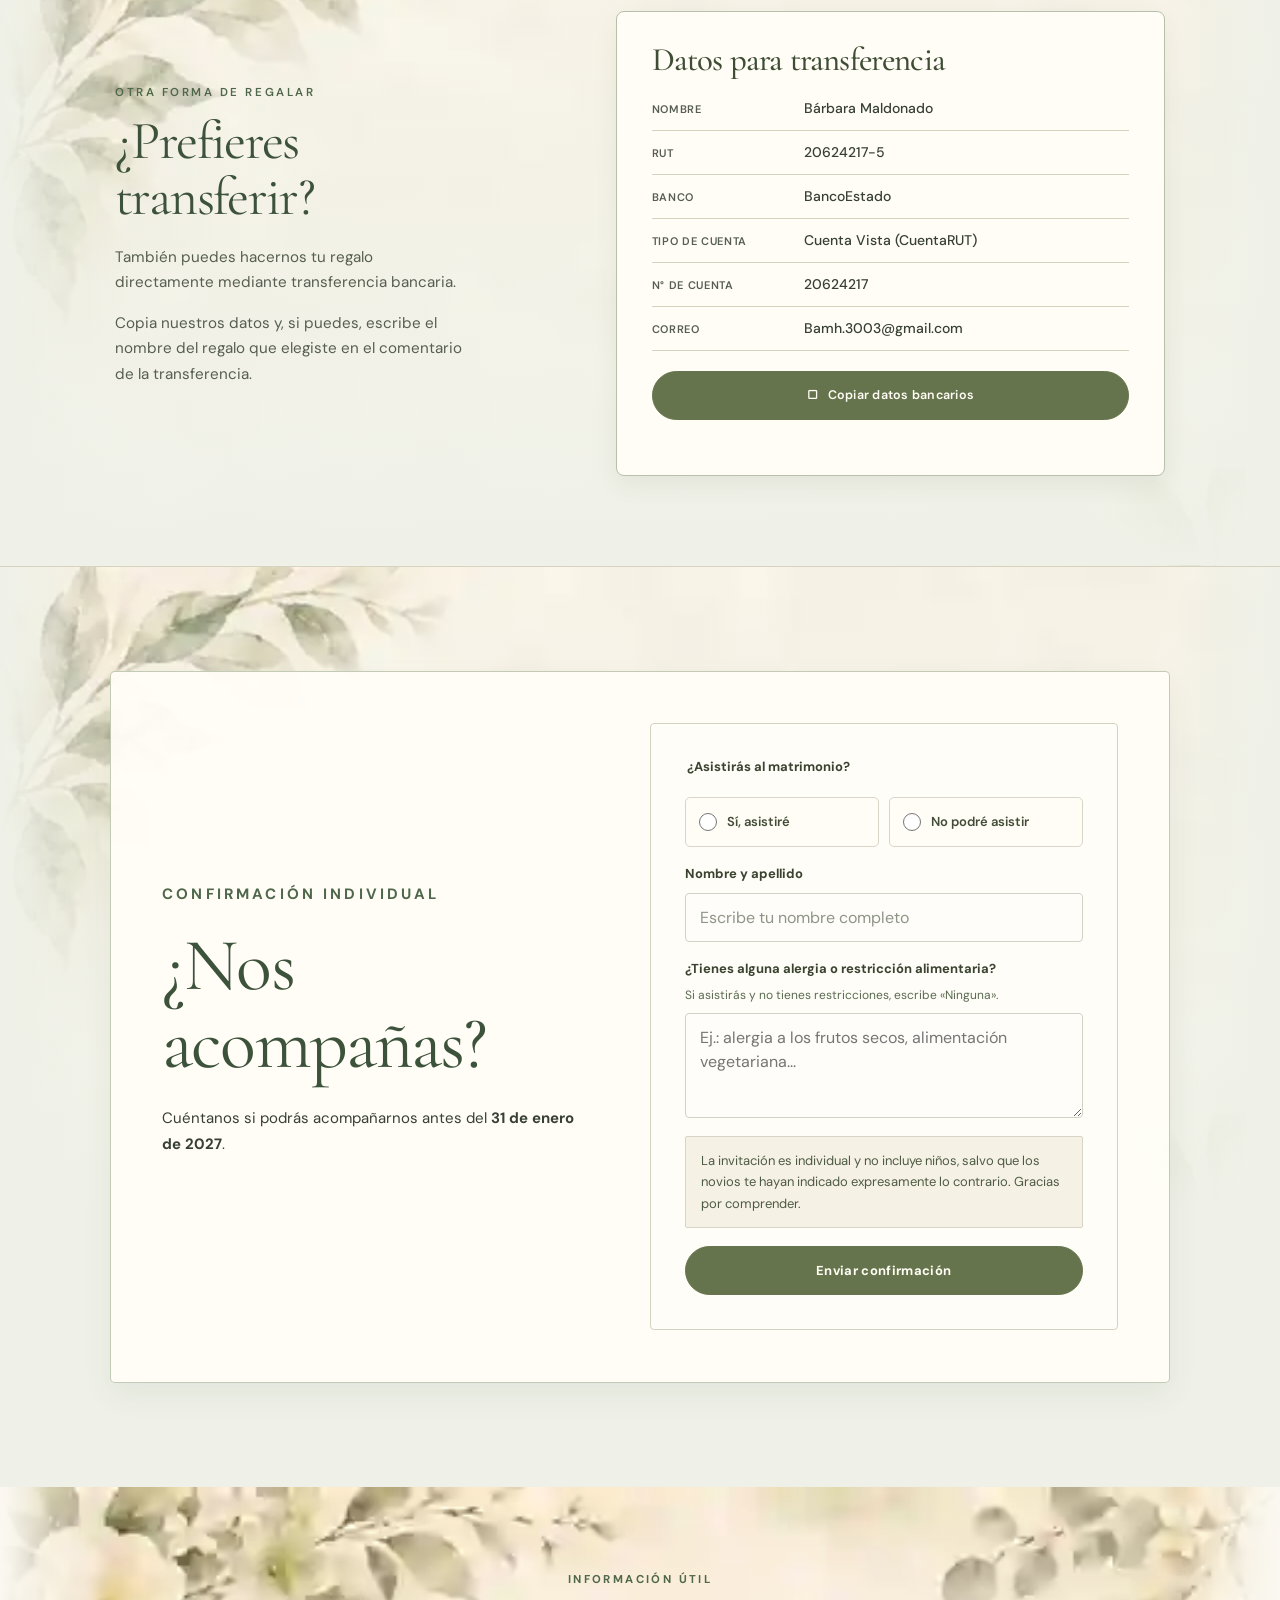
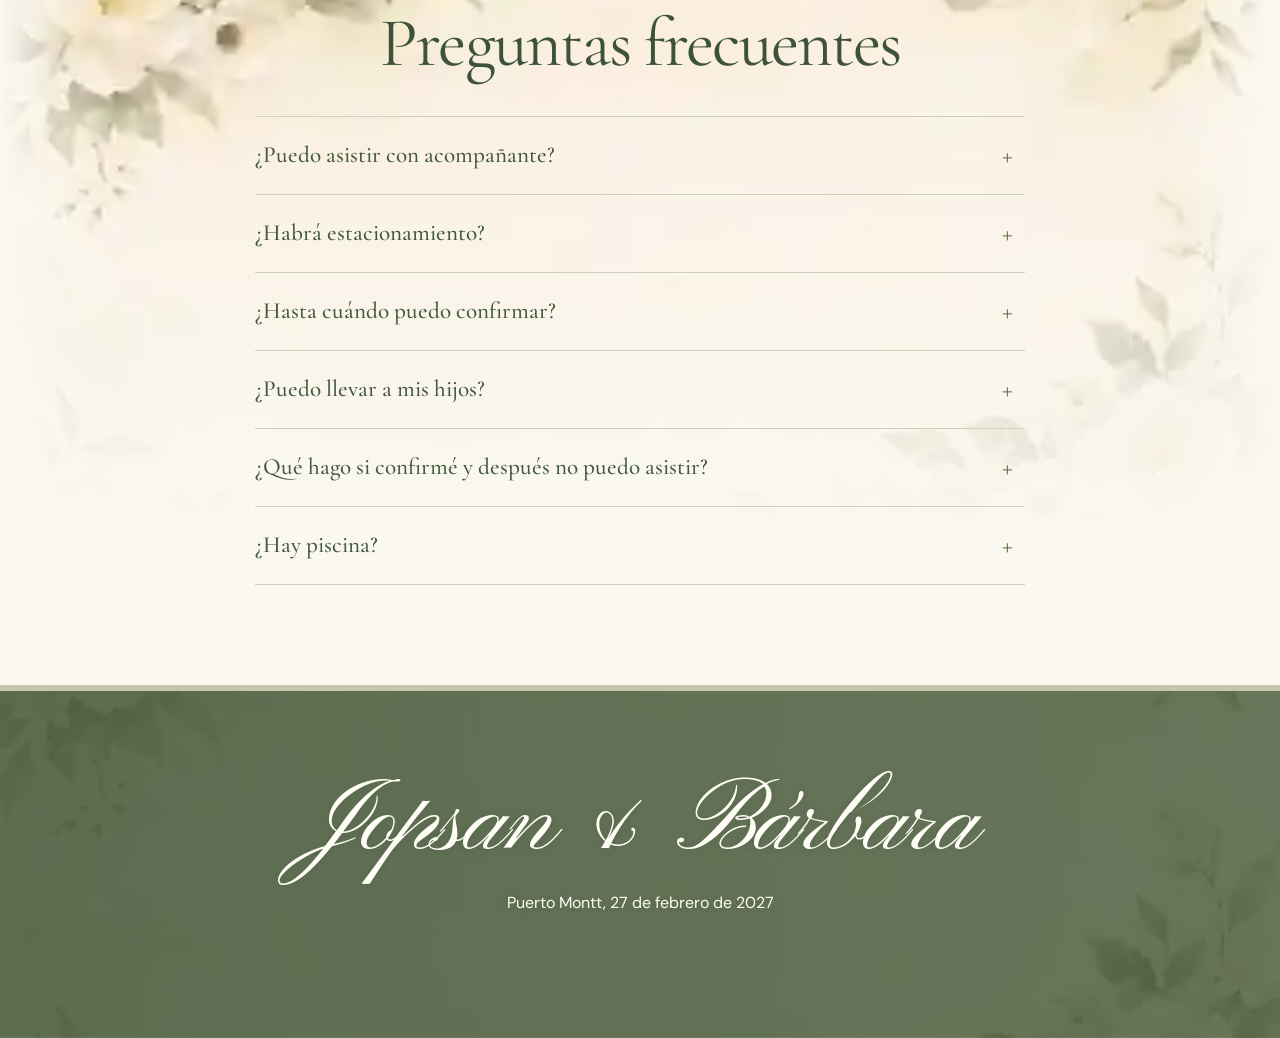
<file: propuesta-2-romantica-organica/index.html>
<!DOCTYPE html>
<html lang="es">
<head>
  <meta charset="UTF-8" />
  <meta name="viewport" content="width=device-width, initial-scale=1.0" />
  <meta name="theme-color" content="#65744c" />
  <meta name="robots" content="noindex, nofollow" />
  <meta name="description" content="Invitación al matrimonio de Jopsan y Bárbara — 27 de febrero de 2027." />
  <meta property="og:type" content="website">
  <meta property="og:locale" content="es_CL">
  <meta property="og:title" content="Jopsan &amp; Bárbara · Nos casamos">
  <meta property="og:description" content="Te invitamos a celebrar nuestro matrimonio el 27 de febrero de 2027 en Domos de Chamiza, Puerto Montt.">
  <meta property="og:url" content="https://jopsan-barbara.github.io/propuesta-2-romantica-organica/">
  <meta property="og:image" content="https://jopsan-barbara.github.io/assets/novios-portada.jpg">
  <meta property="og:image:secure_url" content="https://jopsan-barbara.github.io/assets/novios-portada.jpg">
  <meta property="og:image:type" content="image/jpeg">
  <meta property="og:image:alt" content="Fotografía original de Jopsan y Bárbara mostrando sus anillos">
  <meta name="twitter:card" content="summary_large_image">
  <meta name="twitter:title" content="Jopsan &amp; Bárbara · Propuesta 2">
  <meta name="twitter:description" content="27 de febrero de 2027 · Domos de Chamiza · Puerto Montt">
  <meta name="twitter:image" content="https://jopsan-barbara.github.io/assets/novios-portada.jpg">
  <title>02 · Herbario romántico · Jopsan &amp; Bárbara · Vista de diseño</title>
  <link rel="preconnect" href="https://fonts.googleapis.com">
  <link rel="preconnect" href="https://fonts.gstatic.com" crossorigin>
  <link href="https://fonts.googleapis.com/css2?family=Cormorant+Garamond:ital,wght@0,400;0,500;0,600;1,400;1,500&family=DM+Sans:wght@400;500;600;700&family=Inter:wght@300;400;500;600&family=Pinyon+Script&display=swap" rel="stylesheet">
  <link rel="stylesheet" href="../wedding-oliva.css?v=20261122-mobile-400-3">
  
  <link rel="stylesheet" href="../texturas-oliva.css?v=20261122-texturas-1">
  <link rel="stylesheet" href="../propuestas-2027.css?v=20261122-redisenio-4">
  <link rel="stylesheet" href="../herbario-2027.css?v=20261123-countdown-facts-2">
  <link rel="stylesheet" href="../timeline-sin-recuadros.css?v=20261122-hitos-2">
  <link rel="stylesheet" href="../herbario-acuarela-2027.css?v=20261122-auditoria-responsive-4">
  <link rel="stylesheet" href="../herbario-fix-publicado-20261123.css?v=1">
  <link rel="stylesheet" href="../rsvp-mejoras-20261123.css?v=2">
</head>
<body class="oliva-theme propuesta-organica">
  <a class="skip-link" href="#detalles">Saltar a los detalles</a>
  <div class="preview-bar">
    <strong>02 · Herbario romántico · Flores blancas en acuarela</strong>
    <nav aria-label="Comparar propuestas de diseño">
      <a href="../propuesta-1-editorial-botanica/">01 Sin plantas</a>
      <a href="../propuesta-2-romantica-organica/" aria-current="page">02 Herbario</a>
      <a href="../propuesta-3-campestre-moderna/">03 Oliva</a>
      <a href="../propuesta-4-clasica-caligrafica/">04 Acuarela</a>
      <a href="../propuesta-5-jardin-editorial/">05 Jardín ilustrado</a>
      <a href="../" class="preview-home">Ver invitación original</a>
    </nav>
    <small>Prototipos comparativos · La invitación principal no se modifica</small>
  </div>
  <header class="hero romantic-hero" id="inicio">
    <nav class="nav container" aria-label="Navegación principal">
      <a class="brand" href="#inicio">J &amp; B</a>
      <a class="nav-link" href="#rsvp">Confirmar</a>
    </nav>
    <div class="hero-content container reveal">
      <div class="hero-announcement">
        <p class="eyebrow">Nos casamos</p>
        <h1><span class="hero-name">Jopsan</span><span class="hero-amp">&amp;</span><span class="hero-name">Bárbara</span></h1>
        <svg class="hero-heart" viewBox="0 0 160 70" fill="none" stroke="#7b324a" stroke-width="2.1" stroke-linecap="round" stroke-linejoin="round" aria-hidden="true">
          <path d="M2 38h35M123 38h35" />
          <path d="M74 58C61 46 46 31 46 20c0-10 13-16 23-7 4 4 7 8 8 10 2-6 8-15 17-15 12 0 19 10 17 20-2 12-21 29-34 40" />
          <path d="M91 60C82 51 72 41 73 32c1-10 13-12 19-4 7-11 20-12 25-2 5 12-10 27-26 40" />
        </svg>
        <p class="date">27 · 02 · 2027</p><p class="hero-mininote">Puerto Montt · Chile</p>
      </div>
      <figure class="herb-portrait">
        <img class="herbario-cover-photo" src="../assets/novios-portada.jpg" alt="Jopsan y Bárbara sonríen y muestran sus anillos frente a un paisaje nevado" width="1200" height="1600" decoding="async" fetchpriority="high" />
        <span class="herb-photo-paper" aria-hidden="true"></span>
      </figure>
      <div class="hero-countdown" aria-label="Cuenta regresiva para el matrimonio">
        <p class="hero-countdown-label">FALTA MUY POCO</p>
        <div class="countdown" id="countdown" role="timer" aria-live="off">
          <div><strong id="days">—</strong><span>Días</span></div>
          <div><strong id="hours">--</strong><span>Horas</span></div>
          <div><strong id="minutes">--</strong><span>Minutos</span></div>
          <div><strong id="seconds">--</strong><span>Segundos</span></div>
        </div>
      </div>
      <a class="button button-light" href="#detalles">Ver invitación <span aria-hidden="true">›</span></a>
    </div>
  </header>

  <main>
    <section class="memories-strip" aria-label="Recuerdos de Jopsan y Bárbara">
      <div class="container memories-heading">
        <div class="memories-heading-text"><p>UN POQUITO DE NUESTRA HISTORIA</p><span>Recuerdos que nos trajeron hasta aquí</span></div>
        <div class="memories-controls" aria-label="Controles del carrusel">
          <span class="memories-counter" id="memories-counter" aria-label="Fotografía 1 de 15">01 / 15</span>
          <button id="memories-prev" class="memories-arrow" type="button" aria-label="Fotografía anterior">‹</button>
          <button id="memories-next" class="memories-arrow" type="button" aria-label="Fotografía siguiente">›</button>
        </div>
      </div>
      <div class="memories-viewport" id="memories-viewport" aria-label="Galería de 15 fotografías de Jopsan y Bárbara" aria-roledescription="carrusel" tabindex="0">
        <div class="memories-track" id="memories-track">
          <figure class="memory-slide"><img src="../assets/galeria-2027/recuerdo-01.webp" alt="Jopsan y Bárbara junto a un lago" loading="lazy"></figure>
        </div>
      </div>
    </section>
    <div class="herb-paper-seam" aria-hidden="true"></div>
    <section class="section celebration" id="detalles">
      <div class="container celebration-layout">
        <div class="celebration-story">
          <p class="section-kicker">NUESTRA CELEBRACIÓN</p>
          <h2>Hay momentos <em>que merecen</em> compartirse</h2>
          <p class="celebration-copy">Comenzamos una nueva etapa y queremos celebrarla contigo. Nos reuniremos en un lugar muy especial para compartir una jornada llena de cariño, recuerdos y alegría.</p>
          <div class="celebration-facts" aria-label="Datos importantes de la celebración">
            <div><span class="fact-label">CUÁNDO</span><strong>Sábado 27 de febrero de 2027</strong></div>
            <div><span class="fact-label">A QUÉ HORA</span><strong>14:30 horas en punto</strong></div>
            <div><span class="fact-label">DÓNDE</span><strong><a class="fact-location-link" href="https://www.google.com/maps?cid=12030986361994660565" target="_blank" rel="noopener noreferrer">Domos de Chamiza, Puerto Montt, Chile.</a></strong></div>
          </div>
          <a class="button celebrate-cta" href="#rsvp">Confirmar mi asistencia</a>
        </div>
        <div class="celebration-location">
          <div class="location-card">
            <p class="location-eyebrow">TE ESPERAMOS AQUÍ</p>
            <h3>Domos de Chamiza</h3>
            <p>Puerto Montt, Chile</p>
            <div class="map-preview">
              <iframe title="Mapa de Domos de Chamiza, Puerto Montt" loading="lazy" referrerpolicy="no-referrer-when-downgrade" src="https://www.google.com/maps?q=Domos%20de%20Chamiza%2C%20Puerto%20Montt%2C%20Chile&amp;output=embed"></iframe>
            </div>
            <a class="map-cta" href="https://www.google.com/maps?cid=12030986361994660565" target="_blank" rel="noopener noreferrer"><span aria-hidden="true">⌖</span> Abrir mapa y cómo llegar <span aria-hidden="true">↗</span></a>
          </div>
        </div>
      </div>
    </section>

    <div class="herb-paper-seam herb-paper-seam--sage" aria-hidden="true"></div>
    <section class="section timing" id="cronograma" aria-label="Nuestro gran día"><div class="container narrow center"><p class="section-kicker">NUESTRO GRAN DÍA</p><h2 class="timing-title">El día que siempre recordaremos</h2><p class="timing-intro">Te esperamos el sábado 27 de febrero a las 14:30 h en Domos de Chamiza.</p></div><div class="timeline"><svg class="timeline-path" viewBox="0 0 440 940" preserveAspectRatio="none" aria-hidden="true"><path d="M220 40 C420 80 420 200 220 230 S20 380 220 420 S420 580 220 610 S20 770 220 800 L220 900" /></svg><ol><li class="timeline-item reveal"><div class="moment-icon"><svg class="" viewBox="0 0 56 56" fill="none" stroke="currentColor" stroke-width="1.5" stroke-linecap="round" stroke-linejoin="round" aria-hidden="true"><path d="M12 44V19l16-9 16 9v25M8 44h40M23 44V29h10v15M19 21h1m16 0h1"/><path d="M7 13l4 2m34 0 4-2M28 3v3"/></svg></div><div class="moment-copy"><span class="moment-number">01</span><h3>Llegada de los invitados</h3><p>14:30 h</p></div></li>
<li class="timeline-item reveal"><div class="moment-icon"><svg class="" viewBox="0 0 56 56" fill="none" stroke="currentColor" stroke-width="1.5" stroke-linecap="round" stroke-linejoin="round" aria-hidden="true"><circle cx="21" cy="31" r="12"/><circle cx="35" cy="31" r="12"/><path d="m16 14 5-6 5 6-5 5-5-5Z"/></svg></div><div class="moment-copy"><span class="moment-number">02</span><h3>Inicio de la ceremonia</h3><p>15:15 h</p></div></li>
<li class="timeline-item reveal"><div class="moment-icon"><svg class="" viewBox="0 0 56 56" fill="none" stroke="currentColor" stroke-width="1.5" stroke-linecap="round" stroke-linejoin="round" aria-hidden="true"><path d="m13 8 16 4-7 19c-6 3-12 0-12-6l3-17Zm23 1 13 4-6 17c-5 3-11 0-11-6l4-15ZM16 32l-3 14m-6-1 12 3m18-16-3 13m-5-2 12 4M28 4l-1 4m5-3 1 3"/></svg></div><div class="moment-copy"><span class="moment-number">03</span><h3>Bienvenida, inicio del cóctel y discursos</h3><p>16:15 h</p></div></li>
<li class="timeline-item reveal"><div class="moment-icon"><svg class="" viewBox="0 0 56 56" fill="none" stroke="currentColor" stroke-width="1.5" stroke-linecap="round" stroke-linejoin="round" aria-hidden="true"><circle cx="30" cy="28" r="17"/><circle cx="30" cy="28" r="11"/><path d="M6 9v15m5-15v15M6 18h5M9 24v23M51 9v38M51 9c-5 4-5 13 0 16"/></svg></div><div class="moment-copy"><span class="moment-number">04</span><h3>Inicio de la parrillada, comida y autoservicio</h3><p>18:00 h</p></div></li>
<li class="timeline-item reveal"><div class="moment-icon"><svg class="" viewBox="0 0 56 56" fill="none" stroke="currentColor" stroke-width="1.5" stroke-linecap="round" stroke-linejoin="round" aria-hidden="true"><circle cx="30" cy="28" r="17"/><circle cx="30" cy="28" r="11"/><path d="M6 9v15m5-15v15M6 18h5M9 24v23M51 9v38M51 9c-5 4-5 13 0 16"/></svg></div><div class="moment-copy"><span class="moment-number">05</span><h3>Todos a la mesa, bendición y ¡a comer!</h3><p>18:30 h</p></div></li>
<li class="timeline-item reveal"><div class="moment-icon"><svg class="" viewBox="0 0 56 56" fill="none" stroke="currentColor" stroke-width="1.5" stroke-linecap="round" stroke-linejoin="round" aria-hidden="true"><path d="M22 38V12l22-5v25M22 19l22-5"/><ellipse cx="16" cy="39" rx="6" ry="5"/><ellipse cx="38" cy="33" rx="6" ry="5"/><path d="m7 10 2 3 4 1-4 2-2 4-1-4-3-2 3-1Z"/></svg></div><div class="moment-copy"><span class="moment-number">06</span><h3>¡Baile y merequetengue!</h3><p>20:30 h</p></div></li>
<li class="timeline-item reveal"><div class="moment-icon"><svg class="" viewBox="0 0 56 56" fill="none" stroke="currentColor" stroke-width="1.5" stroke-linecap="round" stroke-linejoin="round" aria-hidden="true"><path d="M12 44V19l16-9 16 9v25M8 44h40M23 44V29h10v15M19 21h1m16 0h1"/><path d="M7 13l4 2m34 0 4-2M28 3v3"/></svg></div><div class="moment-copy"><span class="moment-number">07</span><h3>Fin de la fiesta. ¡Calabaza!</h3><p>00:00 h · domingo 28</p></div></li></ol></div></section>
    <div class="herb-paper-seam" aria-hidden="true"></div>
    <section class="section dress reveal">
      <div class="container narrow center">
        <p class="section-kicker">DRESS CODE</p>

        <h2>Formal</h2>
        <p>Reservamos el blanco y sus tonos similares para la novia. También te pedimos evitar el rojo.</p>
        <ul class="reserved-palette" aria-label="Colores que solicitamos evitar">
          <li><span style="--swatch:#ffffff"></span>Blanco</li><li><span style="--swatch:#fffff0"></span>Marfil</li><li><span style="--swatch:#fff4d6"></span>Crema</li><li><span style="--swatch:#f1e8d5"></span>Crudo</li><li><span style="--swatch:#eee1cb"></span>Beige claro</li><li><span style="--swatch:#f2e6d0"></span>Champán claro</li><li><span style="--swatch:#b83236"></span>Rojo</li>
        </ul><p>Te recomendamos llevar ropa cómoda para cambiarte después, en la fiesta.</p>

      </div>
    </section>

    <div class="herb-paper-seam herb-paper-seam--sage" aria-hidden="true"></div>
    <section class="section playlist reveal">
      <div class="container split align-center playlist-layout">
        <div>
          <p class="section-kicker">LA BANDA SONORA</p>
          <h2>Ayúdanos a llenar la pista</h2>
          <p>Cuéntanos: ¿qué canción no puede faltar? Queremos que esta celebración también suene a ti.</p>
        </div>
        <div class="song-card"><p class="song-card-heading">TU CANCIÓN PARA LA FIESTA</p>
        <form class="wedding-form" id="song-form" data-kind="public-song">
  <label class="field" for="song-name"><span class="field-label">Canción y artista</span>
    <input id="song-name" name="song" type="text" maxlength="200" placeholder="¿Cuál no puede faltar?" required>
  </label>
  <button class="form-submit" type="submit">Enviar canción</button>
  <p class="form-status" role="status" aria-live="polite"></p>
  <a class="form-backup" hidden target="_blank" rel="noopener noreferrer">Abrir formulario alternativo</a>
</form>
        </div>
      </div>
    </section>

    <div class="herb-paper-seam" aria-hidden="true"></div>
    <section class="section gifts" id="regalos" aria-labelledby="gift-heading">
<div class="gift-intro"><h2 id="gift-heading">Regalos</h2><p>Si quieres hacernos un regalo, preparamos esta lista de deseos con mucho cariño:</p></div>
<div class="catalog" id="gift-catalog"><article class="gift" data-index="0"><div class="illustration"><img src="../assets/gifts/teatro-sidney.webp" alt="" loading="lazy" decoding="async" width="520" height="520"></div><div class="gift-caption"><h3>Dos entradas al teatro de Sídney</h3><strong>$200.000</strong></div><div class="actions"><a class="pay" data-pay="teatro-sidney" hidden target="_blank" rel="noopener noreferrer">Regalar con Mercado Pago</a><a class="transfer" data-transfer="0" href="#datos-transferencia" aria-label="Transferir $200.000 por Dos entradas al teatro de Sídney">Prefiero transferir <span aria-hidden="true">→</span></a></div></article>
<article class="gift" data-index="1"><div class="illustration"><img src="../assets/gifts/sillon.webp" alt="" loading="lazy" decoding="async" width="520" height="520"></div><div class="gift-caption"><h3>Un sillón mediano para la casa</h3><strong>$150.000</strong></div><div class="actions"><a class="pay" data-pay="sillon" hidden target="_blank" rel="noopener noreferrer">Regalar con Mercado Pago</a><a class="transfer" data-transfer="1" href="#datos-transferencia" aria-label="Transferir $150.000 por Un sillón mediano para la casa">Prefiero transferir <span aria-hidden="true">→</span></a></div></article>
<article class="gift" data-index="2"><div class="illustration"><img src="../assets/gifts/masajes.webp" alt="" loading="lazy" decoding="async" width="520" height="520"></div><div class="gift-caption"><h3>Un día de masajes descontracturantes después de la prueba de vestidos</h3><strong>$120.000</strong></div><div class="actions"><a class="pay" data-pay="masajes" hidden target="_blank" rel="noopener noreferrer">Regalar con Mercado Pago</a><a class="transfer" data-transfer="2" href="#datos-transferencia" aria-label="Transferir $120.000 por Un día de masajes descontracturantes después de la prueba de vestidos">Prefiero transferir <span aria-hidden="true">→</span></a></div></article>
<article class="gift" data-index="3"><div class="illustration"><img src="../assets/gifts/cena.webp" alt="" loading="lazy" decoding="async" width="520" height="520"></div><div class="gift-caption"><h3>Una cena romántica</h3><strong>$110.000</strong></div><div class="actions"><a class="pay" data-pay="cena" hidden target="_blank" rel="noopener noreferrer">Regalar con Mercado Pago</a><a class="transfer" data-transfer="3" href="#datos-transferencia" aria-label="Transferir $110.000 por Una cena romántica">Prefiero transferir <span aria-hidden="true">→</span></a></div></article>
<article class="gift" data-index="4"><div class="illustration"><img src="../assets/gifts/bencina.webp" alt="" loading="lazy" decoding="async" width="520" height="520"></div><div class="gift-caption"><h3>Medio estanque de bencina</h3><strong>$100.000</strong></div><div class="actions"><a class="pay" data-pay="bencina" hidden target="_blank" rel="noopener noreferrer">Regalar con Mercado Pago</a><a class="transfer" data-transfer="4" href="#datos-transferencia" aria-label="Transferir $100.000 por Medio estanque de bencina">Prefiero transferir <span aria-hidden="true">→</span></a></div></article>
<article class="gift" data-index="5"><div class="illustration"><img src="../assets/gifts/baby-doll.webp" alt="" loading="lazy" decoding="async" width="520" height="520"></div><div class="gift-caption"><h3>Un baby doll de Victoria’s Secret para la luna de miel</h3><strong>$90.000</strong></div><div class="actions"><a class="pay" data-pay="baby-doll" hidden target="_blank" rel="noopener noreferrer">Regalar con Mercado Pago</a><a class="transfer" data-transfer="5" href="#datos-transferencia" aria-label="Transferir $90.000 por Un baby doll de Victoria’s Secret para la luna de miel">Prefiero transferir <span aria-hidden="true">→</span></a></div></article>
<article class="gift" data-index="6"><div class="illustration"><img src="../assets/gifts/princesa-alba.webp" alt="" loading="lazy" decoding="async" width="520" height="520"></div><div class="gift-caption"><h3>Un meet &amp; greet con Princesa Alba para Barby</h3><strong>$85.000</strong></div><div class="actions"><a class="pay" data-pay="princesa-alba" hidden target="_blank" rel="noopener noreferrer">Regalar con Mercado Pago</a><a class="transfer" data-transfer="6" href="#datos-transferencia" aria-label="Transferir $85.000 por Un meet &amp; greet con Princesa Alba para Barby">Prefiero transferir <span aria-hidden="true">→</span></a></div></article>
<article class="gift" data-index="7"><div class="illustration"><img src="../assets/gifts/comida-kimberly.webp" alt="" loading="lazy" decoding="async" width="520" height="520"></div><div class="gift-caption"><h3>Un saco de comida para Kimberly Alejandra, la perra de la casa</h3><strong>$80.000</strong></div><div class="actions"><a class="pay" data-pay="comida-kimberly" hidden target="_blank" rel="noopener noreferrer">Regalar con Mercado Pago</a><a class="transfer" data-transfer="7" href="#datos-transferencia" aria-label="Transferir $80.000 por Un saco de comida para Kimberly Alejandra, la perra de la casa">Prefiero transferir <span aria-hidden="true">→</span></a></div></article>
<article class="gift" data-index="8"><div class="illustration"><img src="../assets/gifts/zapatillas-luces.webp" alt="" loading="lazy" decoding="async" width="520" height="520"></div><div class="gift-caption"><h3>Un par de zapatillas con luces para Barby y Jopsan (¡sueño de infancia!)</h3><strong>$75.000</strong></div><div class="actions"><a class="pay" data-pay="zapatillas-luces" hidden target="_blank" rel="noopener noreferrer">Regalar con Mercado Pago</a><a class="transfer" data-transfer="8" href="#datos-transferencia" aria-label="Transferir $75.000 por Un par de zapatillas con luces para Barby y Jopsan (¡sueño de infancia!)">Prefiero transferir <span aria-hidden="true">→</span></a></div></article>
<article class="gift" data-index="9"><div class="illustration"><img src="../assets/gifts/lena.webp" alt="" loading="lazy" decoding="async" width="520" height="520"></div><div class="gift-caption"><h3>Tres varas de leña</h3><strong>$70.000</strong></div><div class="actions"><a class="pay" data-pay="lena" hidden target="_blank" rel="noopener noreferrer">Regalar con Mercado Pago</a><a class="transfer" data-transfer="9" href="#datos-transferencia" aria-label="Transferir $70.000 por Tres varas de leña">Prefiero transferir <span aria-hidden="true">→</span></a></div></article>
<article class="gift" data-index="10"><div class="illustration"><img src="../assets/gifts/boxers.webp" alt="" loading="lazy" decoding="async" width="520" height="520"></div><div class="gift-caption"><h3>Bóxers del Rayo McQueen para la luna de miel</h3><strong>$60.000</strong></div><div class="actions"><a class="pay" data-pay="boxers" hidden target="_blank" rel="noopener noreferrer">Regalar con Mercado Pago</a><a class="transfer" data-transfer="10" href="#datos-transferencia" aria-label="Transferir $60.000 por Bóxers del Rayo McQueen para la luna de miel">Prefiero transferir <span aria-hidden="true">→</span></a></div></article>
<article class="gift" data-index="11"><div class="illustration"><img src="../assets/gifts/catamaran.webp" alt="" loading="lazy" decoding="async" width="520" height="520"></div><div class="gift-caption"><h3>Un paseo romántico en catamarán</h3><strong>$50.000</strong></div><div class="actions"><a class="pay" data-pay="catamaran" hidden target="_blank" rel="noopener noreferrer">Regalar con Mercado Pago</a><a class="transfer" data-transfer="11" href="#datos-transferencia" aria-label="Transferir $50.000 por Un paseo romántico en catamarán">Prefiero transferir <span aria-hidden="true">→</span></a></div></article></div>

<section class="bank-section" id="datos-transferencia" aria-labelledby="bankheading"><div class="bank-wrap"><div class="bank-intro"><div class="gift-kicker">Otra forma de regalar</div><h2 id="bankheading">¿Prefieres<br>transferir?</h2><p>También puedes hacernos tu regalo directamente mediante transferencia bancaria.</p><p>Copia nuestros datos y, si puedes, escribe el nombre del regalo que elegiste en el comentario de la transferencia.</p><div id="selection" class="selection" aria-live="polite"></div></div><div class="bank-card"><h3>Datos para transferencia</h3><dl id="bank-details"><div><dt>Nombre</dt><dd>Bárbara Maldonado</dd></div><div><dt>RUT</dt><dd>20624217-5</dd></div><div><dt>Banco</dt><dd>BancoEstado</dd></div><div><dt>Tipo de cuenta</dt><dd>Cuenta Vista (CuentaRUT)</dd></div><div><dt>N° de cuenta</dt><dd>20624217</dd></div><div><dt>Correo</dt><dd>Bamh.3003@gmail.com</dd></div></dl><button class="copy" id="copy-bank" type="button">▢ &nbsp; Copiar datos bancarios</button><p class="feedback" id="copy-bank-status" role="status"></p></div></div></section>
</section>
<script src="../gifts.js?v=20261123-minimal-regalos-1" defer></script>

    <div class="herb-paper-seam" aria-hidden="true"></div>
    <section class="section rsvp" id="rsvp">
      <div class="container rsvp-layout reveal">
        <div class="rsvp-intro">
          <p class="section-kicker">CONFIRMACIÓN INDIVIDUAL</p>
          <h2 id="guest-title">¿Nos acompañas?</h2>
          <p id="guest-copy">Cuéntanos si podrás acompañarnos antes del <strong>31 de enero de 2027</strong>.</p>
        </div>
        <div class="form-shell">
  <form class="wedding-form" id="rsvp-form" data-kind="public-rsvp">
    <fieldset>
      <legend>¿Asistirás al matrimonio?</legend>
      <div class="choices">
        <label class="choice"><input type="radio" name="attends" value="Sí" required><span>Sí, asistiré</span></label>
        <label class="choice"><input type="radio" name="attends" value="No" required><span>No podré asistir</span></label>
      </div>
    </fieldset>
    <label class="field" for="rsvp-fullname"><span class="field-label">Nombre y apellido</span>
      <input id="rsvp-fullname" type="text" name="fullName" maxlength="200" autocomplete="name" placeholder="Escribe tu nombre completo" required>
    </label>
    <label class="field dietary-field" data-dietary-question for="rsvp-diet">
      <span class="field-label">¿Tienes alguna alergia o restricción alimentaria?</span>
      <span class="field-help">Si asistirás y no tienes restricciones, escribe «Ninguna».</span>
      <textarea id="rsvp-diet" name="diet" rows="3" maxlength="1000" placeholder="Ej.: alergia a los frutos secos, alimentación vegetariana..."></textarea>
    </label>
    <p class="rsvp-individual-note">La invitación es individual y no incluye niños, salvo que los novios te hayan indicado expresamente lo contrario. Gracias por comprender.</p>
    <button class="form-submit" type="submit">Enviar confirmación</button>
    <p class="form-status" role="status" aria-live="polite"></p>
    <a class="post-confirm-link" href="#regalos" hidden>Regresar a ver la página <span aria-hidden="true">→</span></a>
    <a class="form-backup" hidden target="_blank" rel="noopener noreferrer">Abrir formulario alternativo</a>
  </form>
  <noscript><p class="form-hint">Activa JavaScript para enviar tu respuesta.</p></noscript>
</div>
      </div>
    </section>

    <div class="herb-paper-seam herb-paper-seam--sage" aria-hidden="true"></div>
    <section class="section faq reveal">
      <div class="container narrow">
        <p class="section-kicker center">INFORMACIÓN ÚTIL</p>
        <h2 class="center">Preguntas frecuentes</h2>
        <details>
          <summary>¿Puedo asistir con acompañante?</summary>
          <p>No. La invitación es individual, salvo que los novios te hayan indicado expresamente lo contrario. Te pedimos que lo comprendas y agradecemos mucho tu respeto por esta decisión.</p>
        </details>
        <details>
          <summary>¿Habrá estacionamiento?</summary>
          <p>Sí, el lugar cuenta con estacionamiento.</p>
        </details>
        <details>
          <summary>¿Hasta cuándo puedo confirmar?</summary>
          <p>Hasta el 31 de enero de 2027 a las 23:59, hora de Chile.</p>
        </details>
        <details>
          <summary>¿Puedo llevar a mis hijos?</summary>
          <p>Hemos organizado una celebración solo para adultos, por lo que esta vez no podremos recibir niños. Agradecemos mucho tu cariño y comprensión para acompañarnos en este día tan especial.</p>
        </details>
        <details>
          <summary>¿Qué hago si confirmé y después no puedo asistir?</summary>
          <p>Sabemos que pueden surgir imprevistos. Si finalmente no puedes acompañarnos, te pedimos que avises a los novios lo antes posible, ya que los cupos son limitados y eso nos ayudará a organizar mejor la celebración. ¡Muchas gracias!</p>
        </details>
        <details>
          <summary>¿Hay piscina?</summary>
          <p>¡Sí! El lugar cuenta con piscina. Si quieres utilizarla, recuerda llevar traje de baño, toalla, sandalias y todos los accesorios que necesites para disfrutarla cómodamente.</p>
        </details>
      </div>
    </section>
  </main>

  <footer class="footer">
    <div class="container center">
      <p class="footer-names">Jopsan & Bárbara</p>
      <p>Puerto Montt, 27 de febrero de 2027</p>
    </div>
  </footer>

  <script src="../script.js?v=itinerario-1430"></script>
  <script src="../gallery-data.js?v=galeria-15-nueva-1" defer></script>
  <script src="../propuestas-assets.js?v=20261122-1" defer></script>
  <script src="../gallery.js?v=galeria-15-nueva-1" defer></script>
  <script src="../forms-inline.js?v=20261123-dietary-followup-3" data-wedding-forms defer></script>
</body>
</html>
</file>
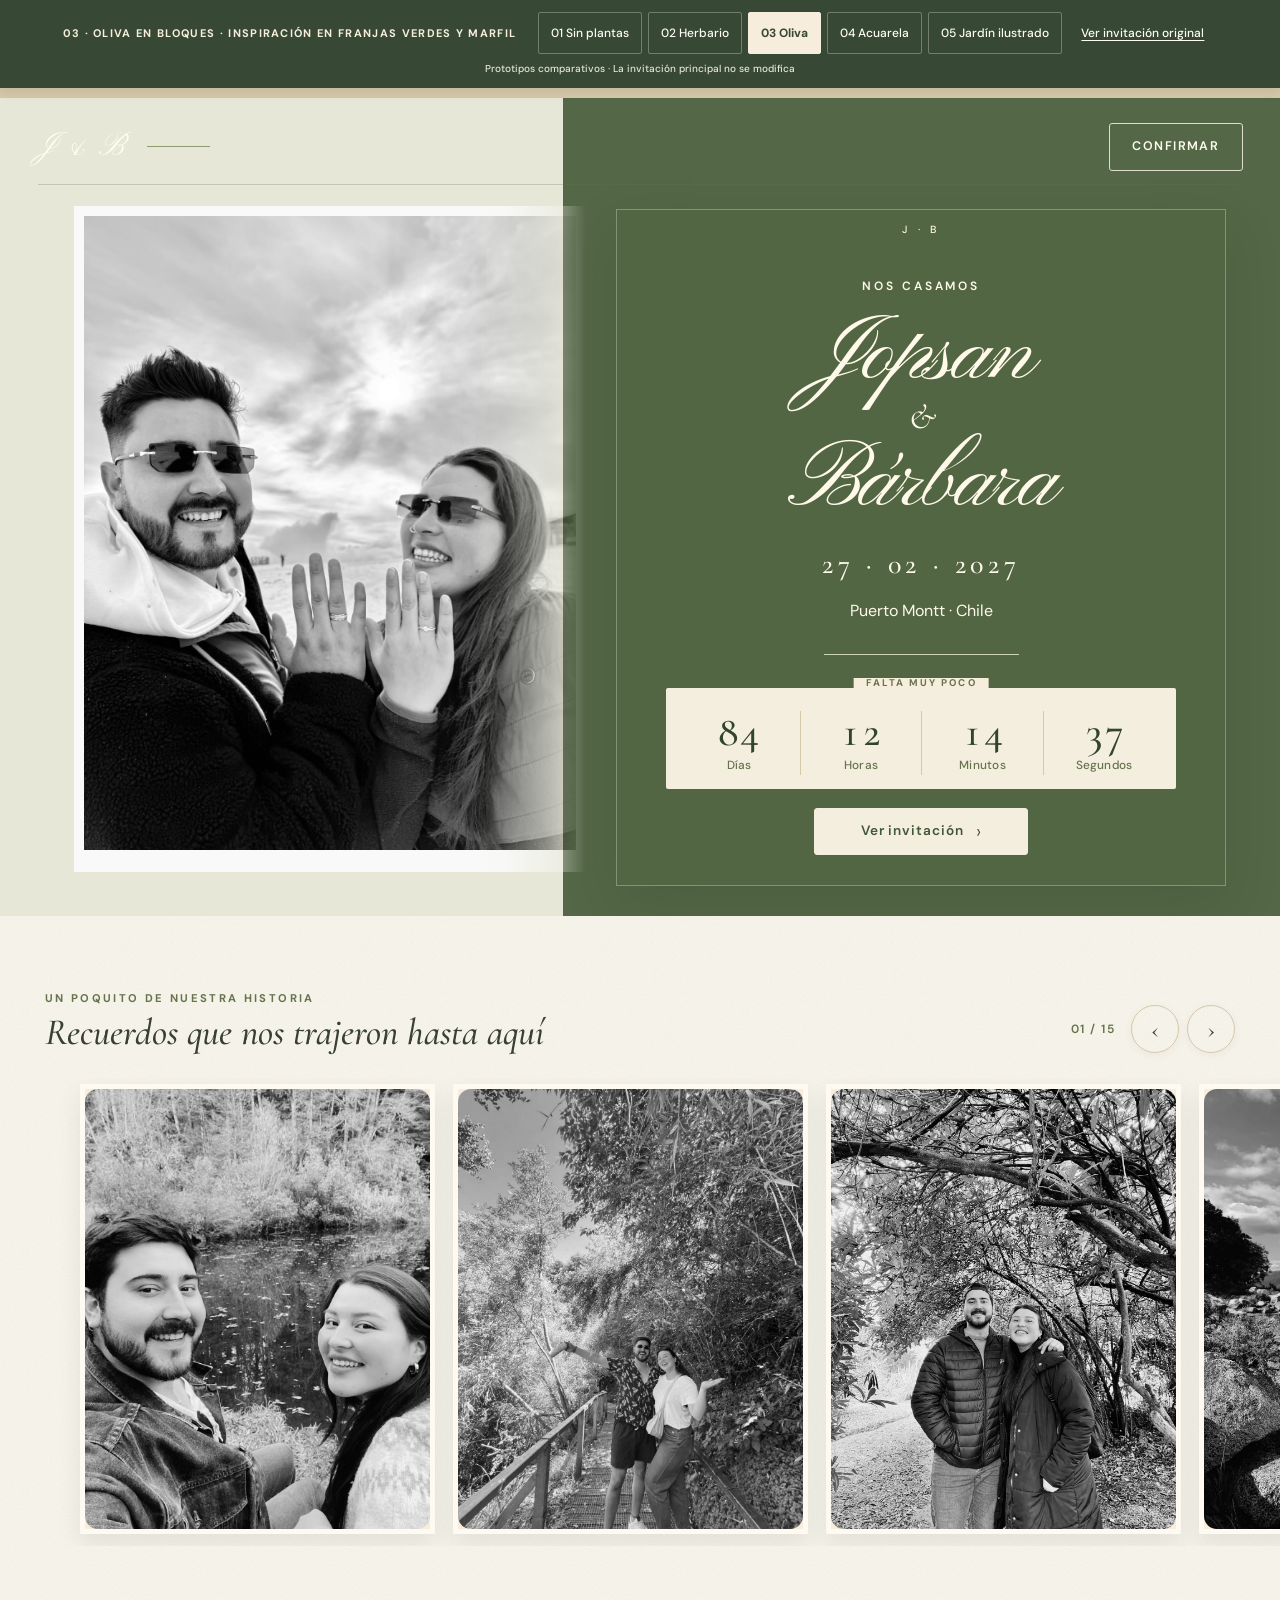
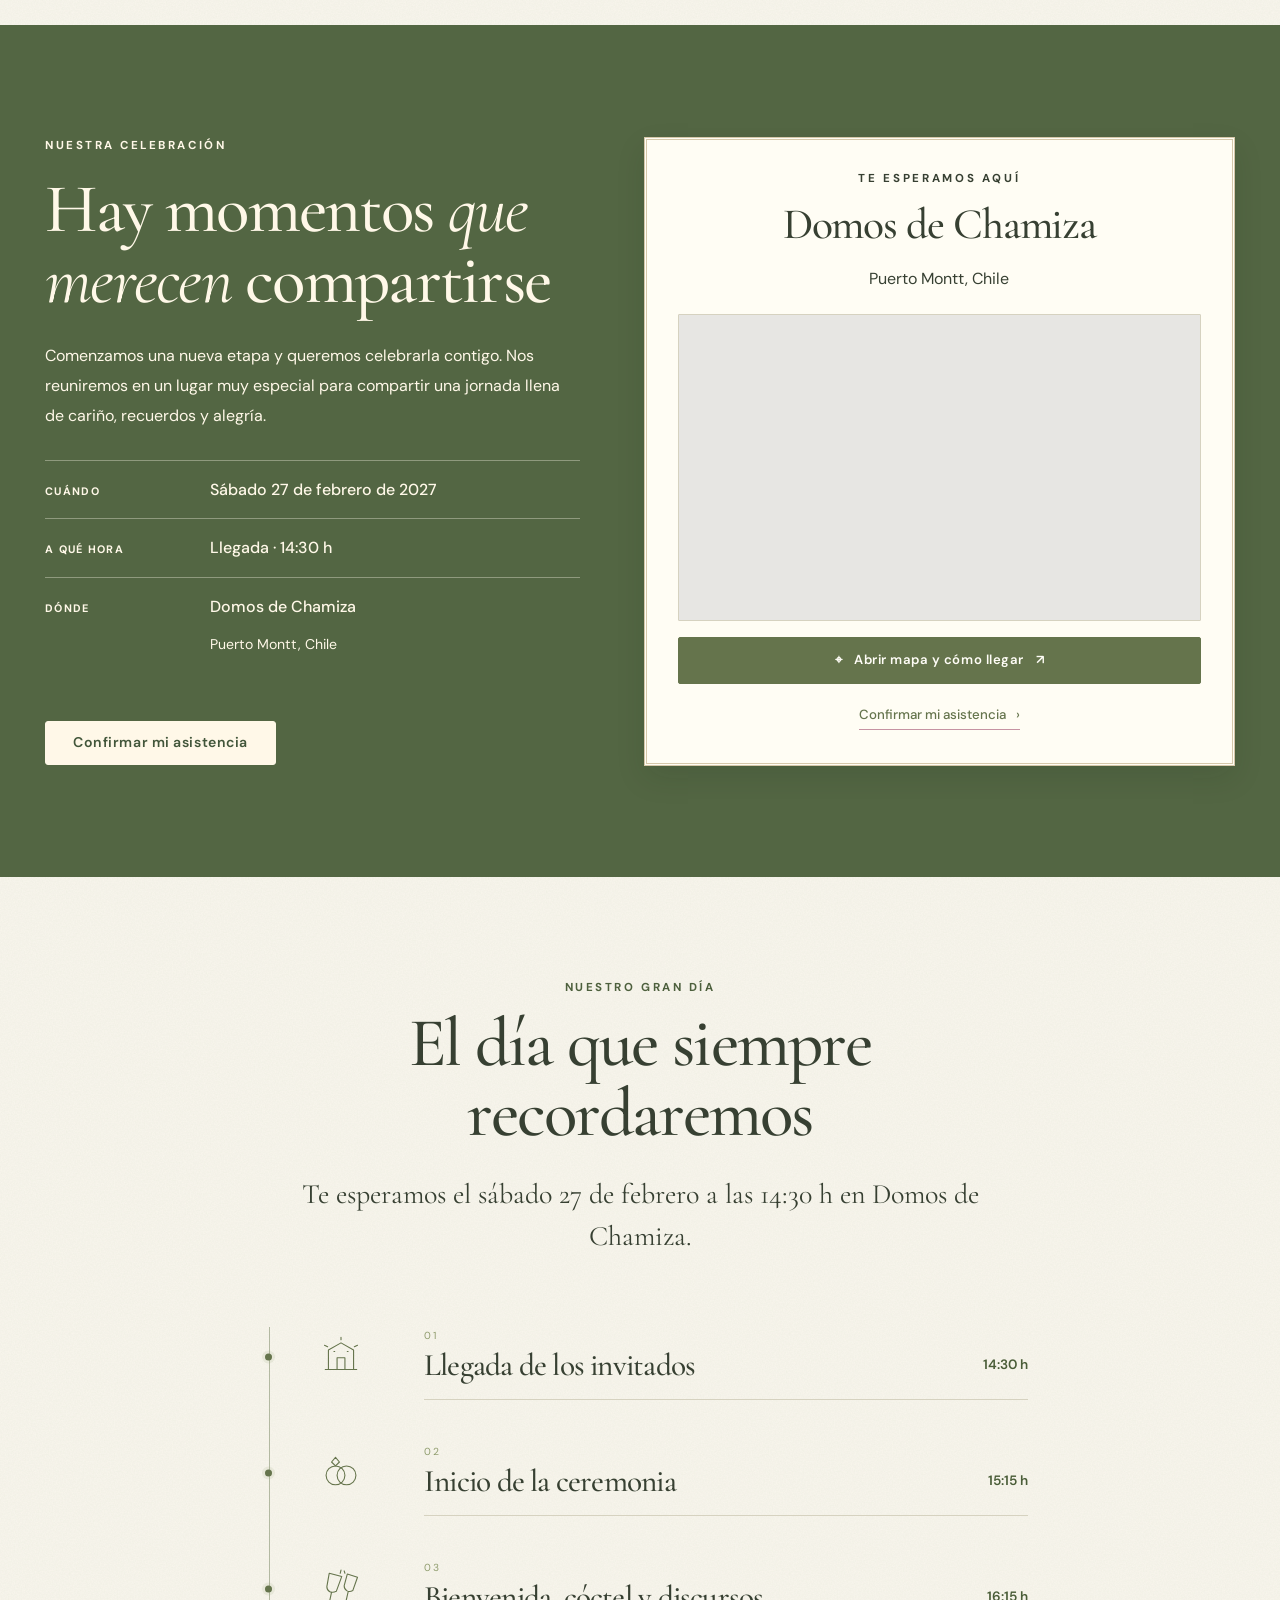
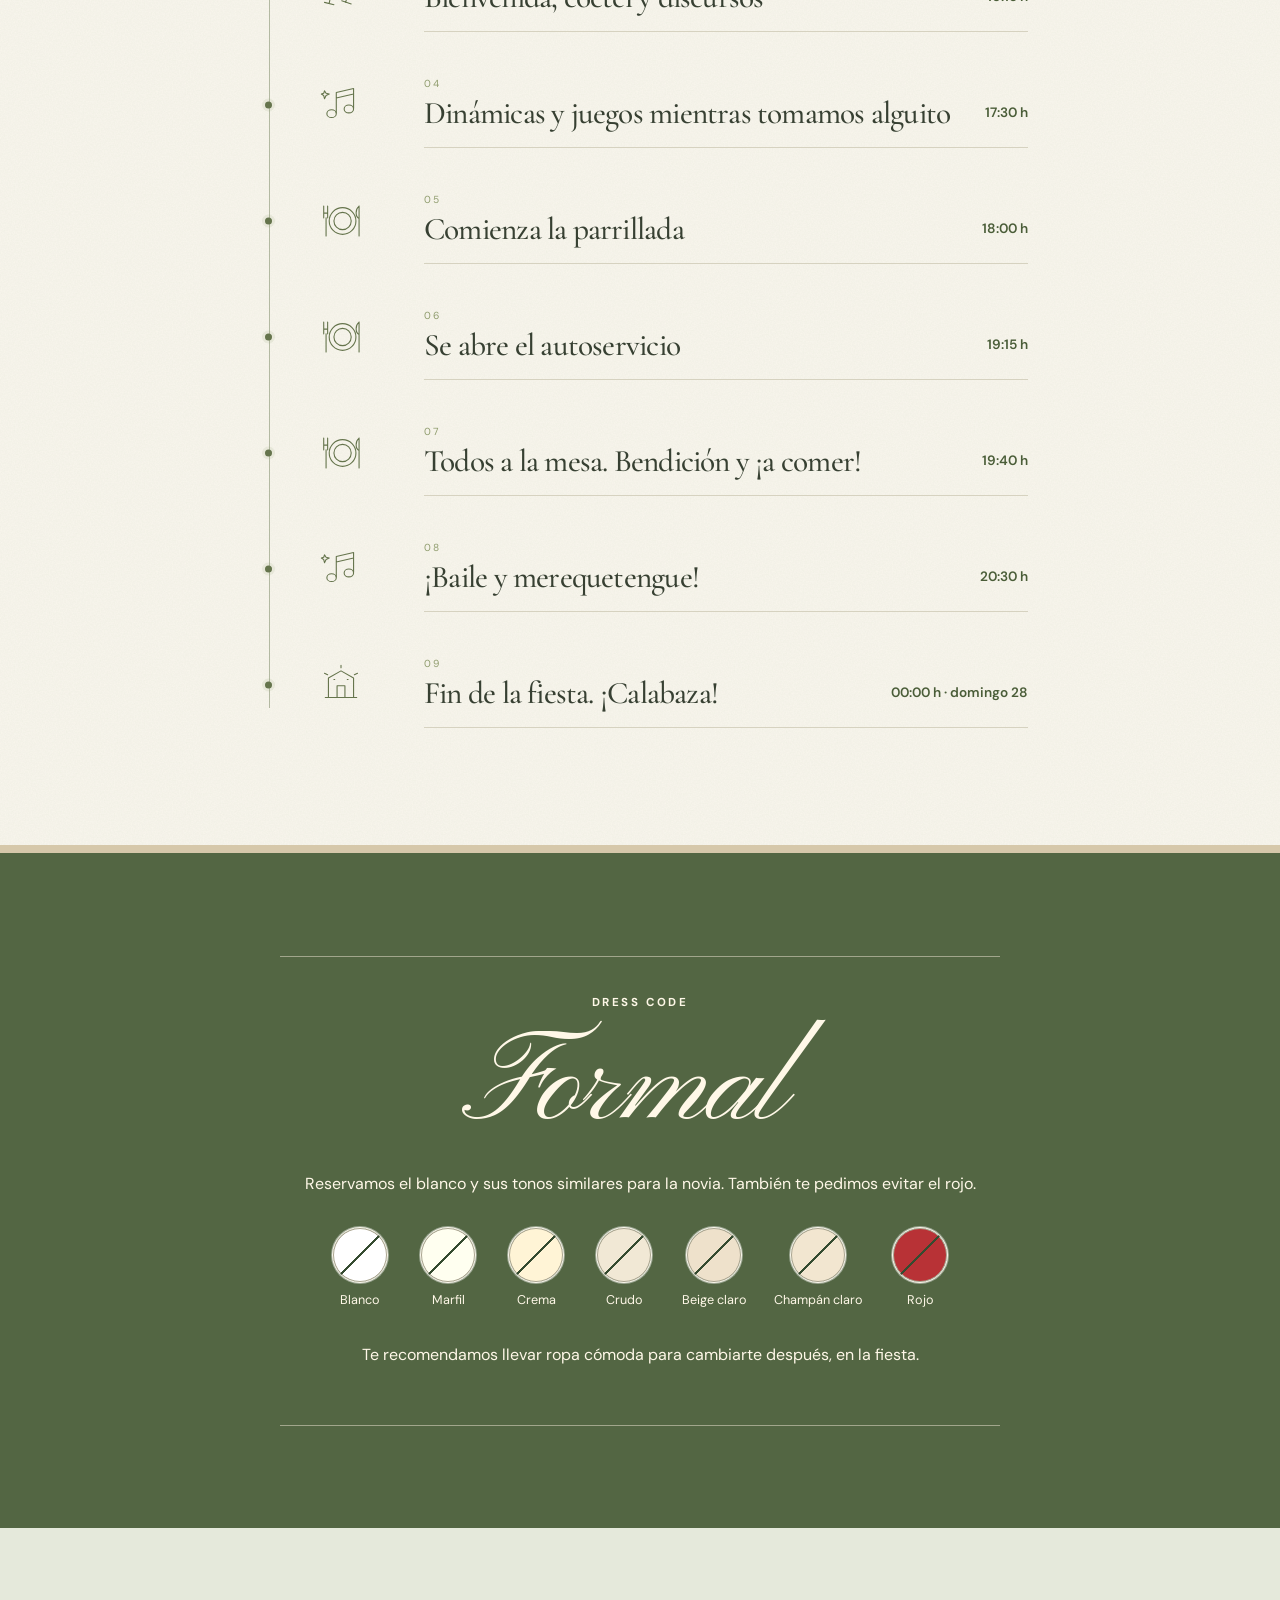
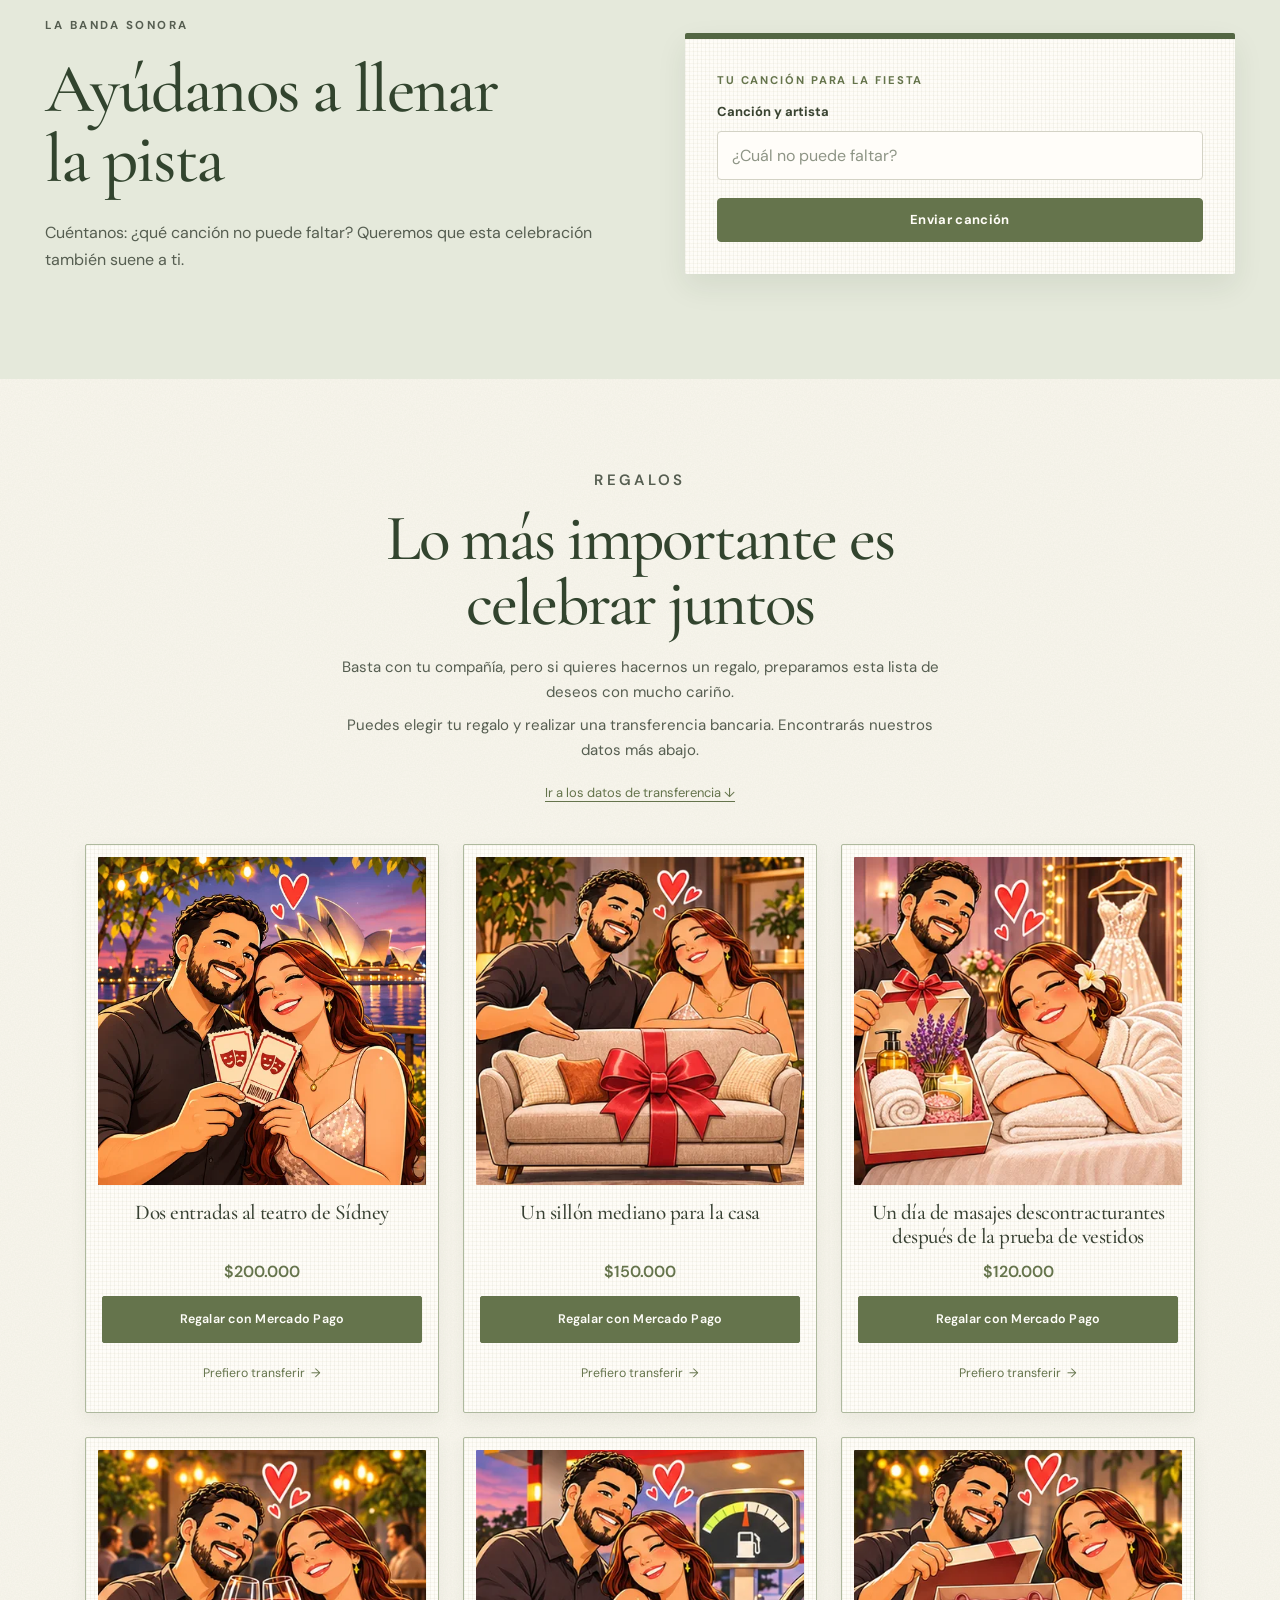
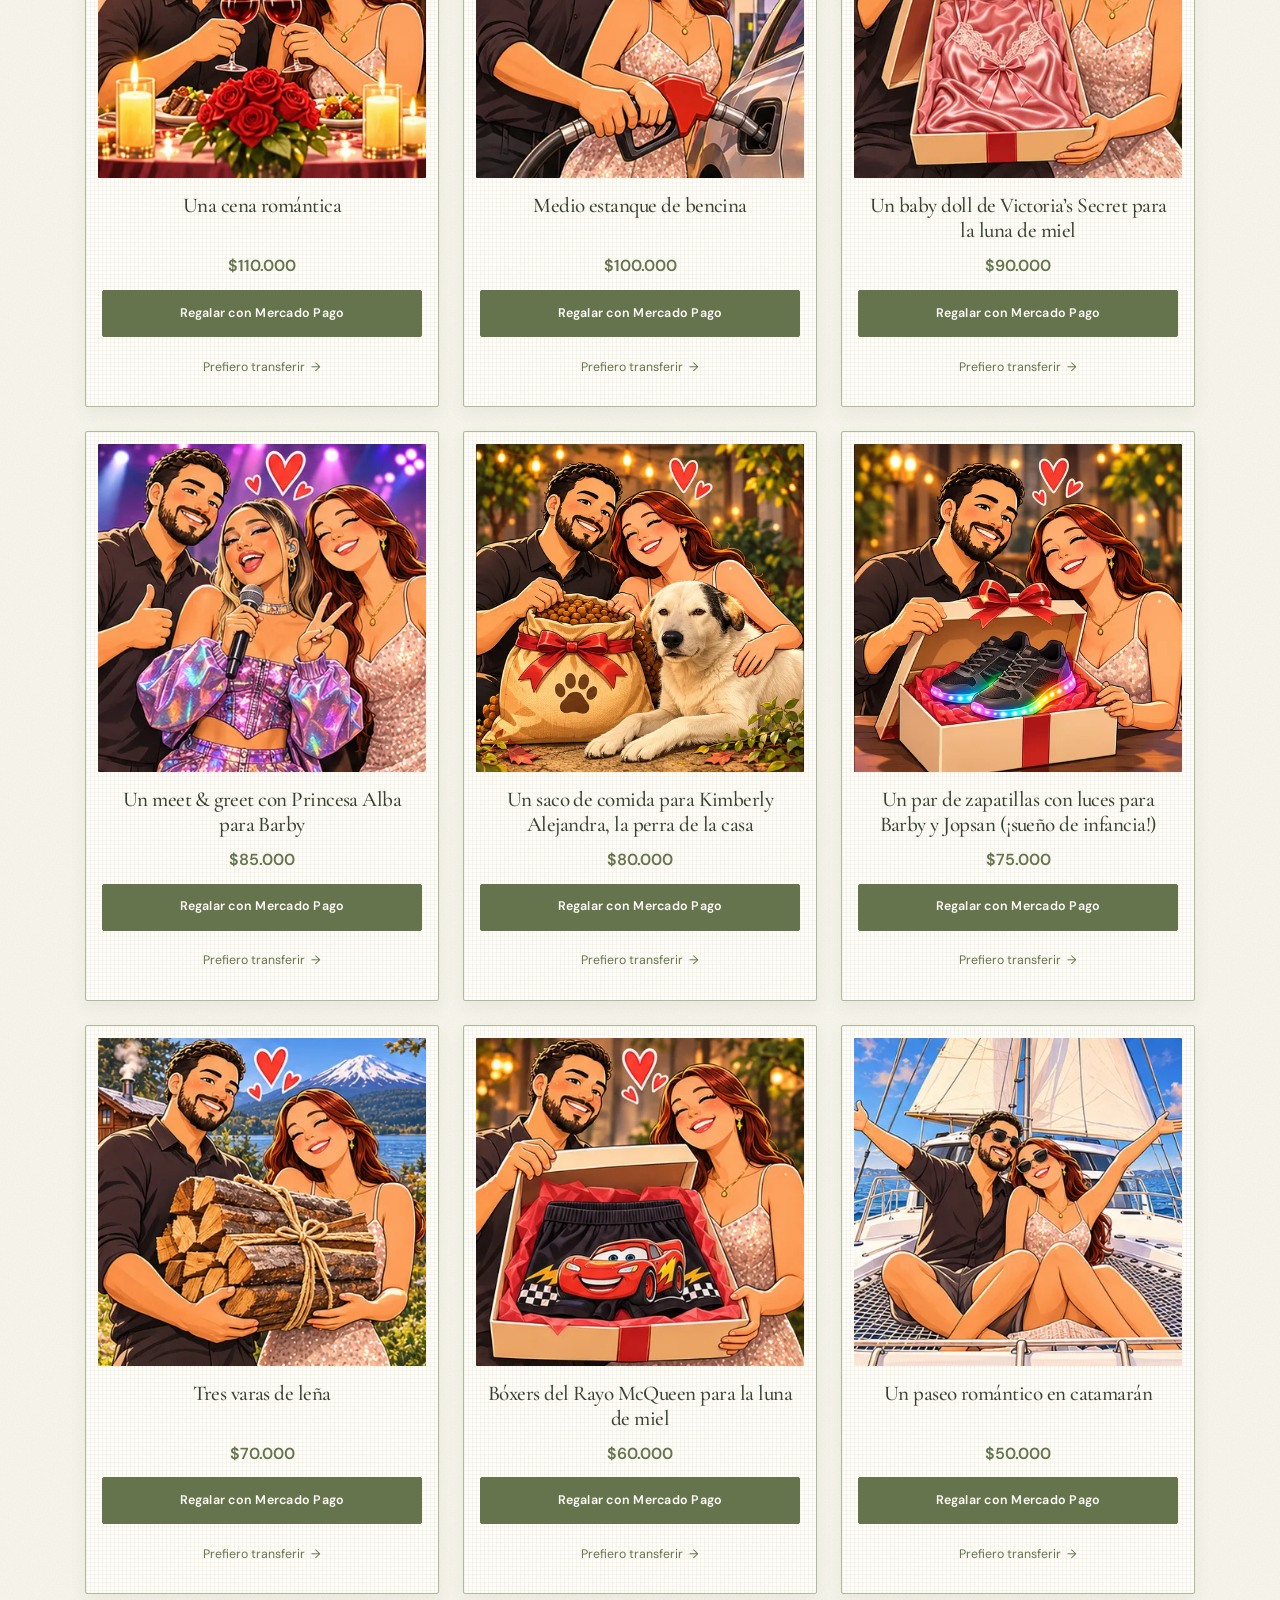
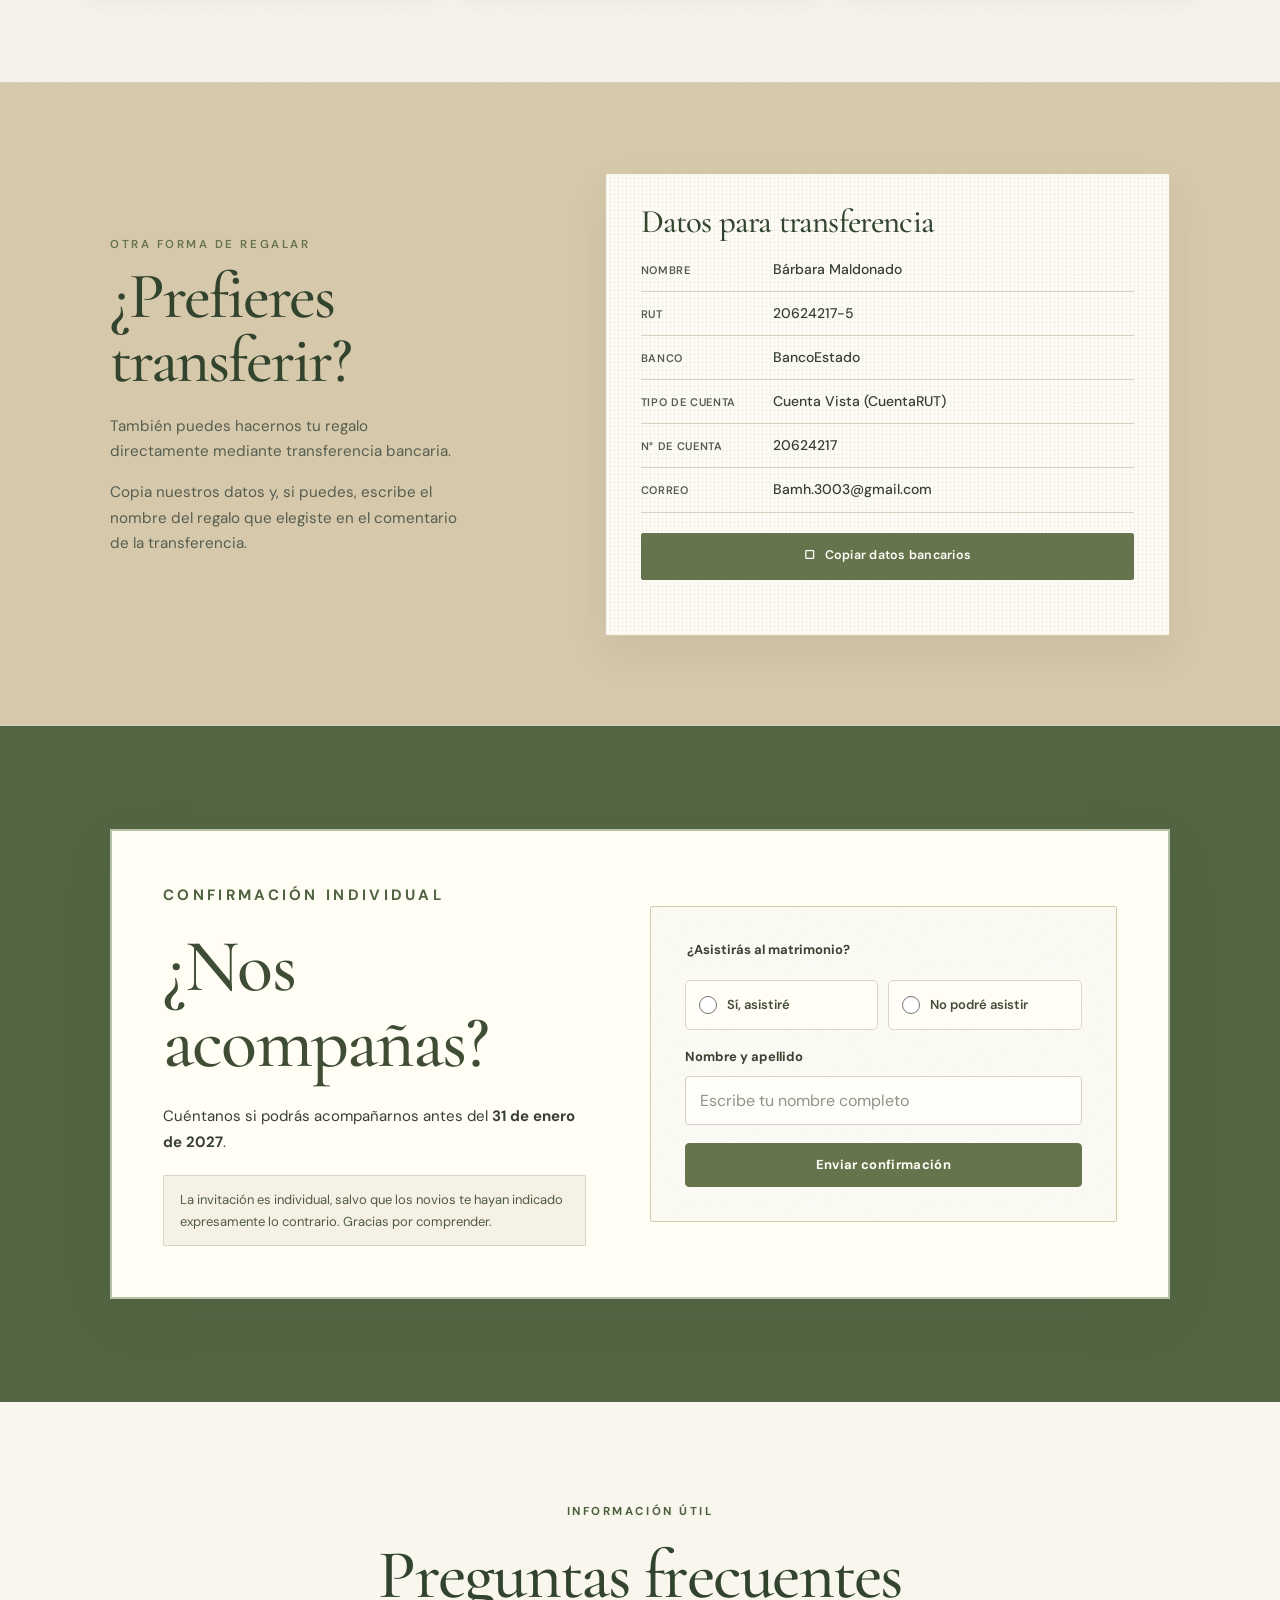
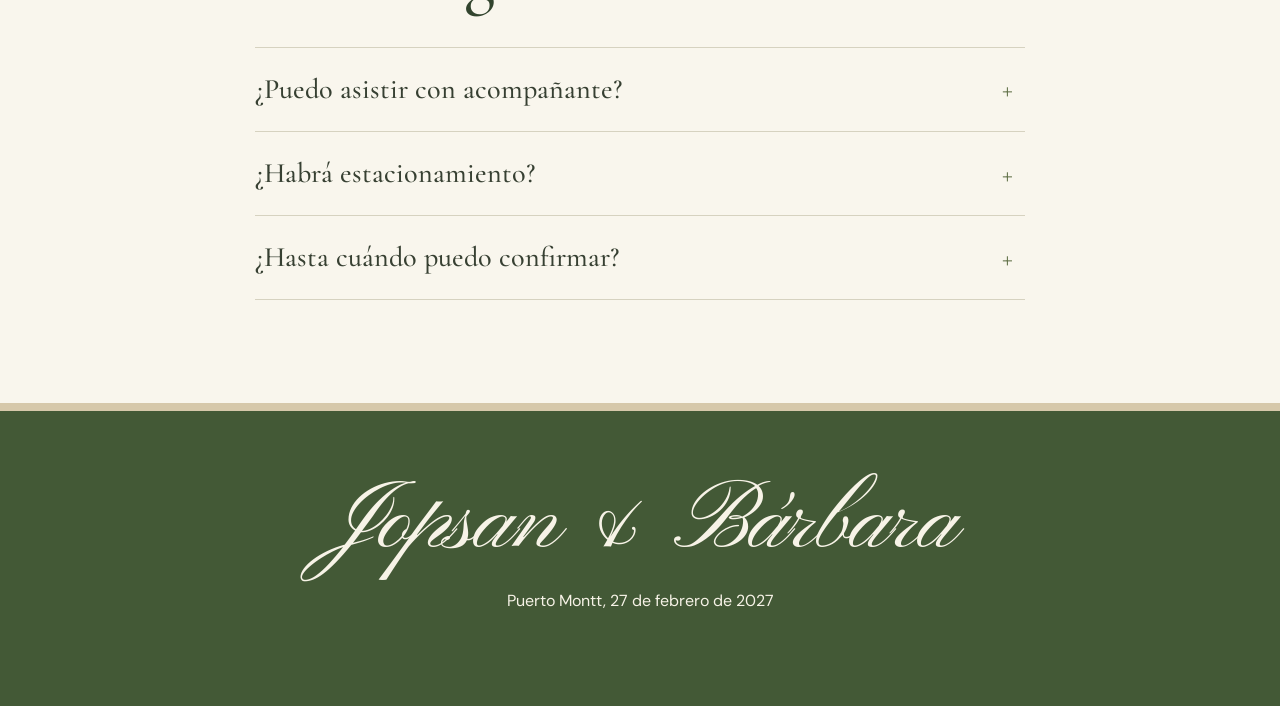
<file: propuesta-3-campestre-moderna/index.html>
<!DOCTYPE html>
<html lang="es">
<head>
  <meta charset="UTF-8" />
  <meta name="viewport" content="width=device-width, initial-scale=1.0" />
  <meta name="theme-color" content="#65744c" />
  <meta name="robots" content="noindex, nofollow" />
  <meta name="description" content="Invitación al matrimonio de Jopsan y Bárbara — 27 de febrero de 2027." />
  <meta property="og:type" content="website">
  <meta property="og:locale" content="es_CL">
  <meta property="og:title" content="Jopsan &amp; Bárbara · Nos casamos">
  <meta property="og:description" content="Te invitamos a celebrar nuestro matrimonio el 27 de febrero de 2027 en Domos de Chamiza, Puerto Montt.">
  <meta property="og:url" content="https://jopsan-barbara.github.io/propuesta-3-campestre-moderna/">
  <meta property="og:image" content="https://jopsan-barbara.github.io/assets/novios-portada.jpg">
  <meta property="og:image:secure_url" content="https://jopsan-barbara.github.io/assets/novios-portada.jpg">
  <meta property="og:image:type" content="image/jpeg">
  <meta property="og:image:alt" content="Fotografía original de Jopsan y Bárbara mostrando sus anillos">
  <meta name="twitter:card" content="summary_large_image">
  <meta name="twitter:title" content="Jopsan &amp; Bárbara · Propuesta 3">
  <meta name="twitter:description" content="27 de febrero de 2027 · Domos de Chamiza · Puerto Montt">
  <meta name="twitter:image" content="https://jopsan-barbara.github.io/assets/novios-portada.jpg">
  <title>03 · Oliva en bloques · Jopsan &amp; Bárbara · Vista de diseño</title>
  <link rel="preconnect" href="https://fonts.googleapis.com">
  <link rel="preconnect" href="https://fonts.gstatic.com" crossorigin>
  <link href="https://fonts.googleapis.com/css2?family=Cormorant+Garamond:ital,wght@0,400;0,500;0,600;1,400;1,500&family=DM+Sans:wght@400;500;600;700&family=Inter:wght@300;400;500;600&family=Pinyon+Script&display=swap" rel="stylesheet">
  <link rel="stylesheet" href="../wedding-oliva.css?v=20261122-mobile-400-3">
  
  <link rel="stylesheet" href="../texturas-oliva.css?v=20261122-texturas-1">
  <link rel="stylesheet" href="../propuestas-2027.css?v=20261122-redisenio-4">
  <link rel="stylesheet" href="../timeline-sin-recuadros.css?v=20261122-hitos-2">
</head>
<body class="oliva-theme propuesta-campestre">
  <a class="skip-link" href="#detalles">Saltar a los detalles</a>
  <div class="preview-bar">
    <strong>03 · Oliva en bloques · Inspiración en franjas verdes y marfil</strong>
    <nav aria-label="Comparar propuestas de diseño">
      <a href="../propuesta-1-editorial-botanica/">01 Sin plantas</a>
      <a href="../propuesta-2-romantica-organica/">02 Herbario</a>
      <a href="../propuesta-3-campestre-moderna/" aria-current="page">03 Oliva</a>
      <a href="../propuesta-4-clasica-caligrafica/">04 Acuarela</a>
      <a href="../propuesta-5-jardin-editorial/">05 Jardín ilustrado</a>
      <a href="../" class="preview-home">Ver invitación original</a>
    </nav>
    <small>Prototipos comparativos · La invitación principal no se modifica</small>
  </div>
  <header class="hero romantic-hero" id="inicio">
    <img class="hero-photo" src="../assets/novios-portada.jpg" alt="Jopsan y Bárbara sonríen y muestran sus anillos frente a un paisaje nevado" width="1200" height="1600" decoding="async" fetchpriority="high" />
    <div class="hero-overlay" aria-hidden="true"></div>
    <nav class="nav container" aria-label="Navegación principal">
      <a class="brand" href="#inicio">J &amp; B</a>
      <a class="nav-link" href="#rsvp">Confirmar</a>
    </nav>
    <div class="hero-content container reveal">
      <div class="hero-announcement">
        <p class="eyebrow">Nos casamos</p>
        <h1><span class="hero-name">Jopsan</span><span class="hero-amp">&amp;</span><span class="hero-name">Bárbara</span></h1>
        <svg class="hero-heart" viewBox="0 0 160 70" fill="none" stroke="#7b324a" stroke-width="2.1" stroke-linecap="round" stroke-linejoin="round" aria-hidden="true">
          <path d="M2 38h35M123 38h35" />
          <path d="M74 58C61 46 46 31 46 20c0-10 13-16 23-7 4 4 7 8 8 10 2-6 8-15 17-15 12 0 19 10 17 20-2 12-21 29-34 40" />
          <path d="M91 60C82 51 72 41 73 32c1-10 13-12 19-4 7-11 20-12 25-2 5 12-10 27-26 40" />
        </svg>
        <p class="date">27 · 02 · 2027</p><p class="hero-mininote">Puerto Montt · Chile</p>
      </div>
      <div class="hero-countdown" aria-label="Cuenta regresiva para el matrimonio">
        <p class="hero-countdown-label">FALTA MUY POCO</p>
        <div class="countdown" id="countdown" role="timer" aria-live="off">
          <div><strong id="days">—</strong><span>Días</span></div>
          <div><strong id="hours">--</strong><span>Horas</span></div>
          <div><strong id="minutes">--</strong><span>Minutos</span></div>
          <div><strong id="seconds">--</strong><span>Segundos</span></div>
        </div>
      </div>
      <a class="button button-light" href="#detalles">Ver invitación <span aria-hidden="true">›</span></a>
    </div>
  </header>

  <main>
    <section class="memories-strip" aria-label="Recuerdos de Jopsan y Bárbara">
      <div class="container memories-heading">
        <div class="memories-heading-text"><p>UN POQUITO DE NUESTRA HISTORIA</p><span>Recuerdos que nos trajeron hasta aquí</span></div>
        <div class="memories-controls" aria-label="Controles del carrusel">
          <span class="memories-counter" id="memories-counter" aria-label="Fotografía 1 de 15">01 / 15</span>
          <button id="memories-prev" class="memories-arrow" type="button" aria-label="Fotografía anterior">‹</button>
          <button id="memories-next" class="memories-arrow" type="button" aria-label="Fotografía siguiente">›</button>
        </div>
      </div>
      <div class="memories-viewport" id="memories-viewport" aria-label="Galería de 15 fotografías de Jopsan y Bárbara" aria-roledescription="carrusel" tabindex="0">
        <div class="memories-track" id="memories-track">
          <figure class="memory-slide"><img src="../assets/galeria-2027/recuerdo-01.webp" alt="Jopsan y Bárbara junto a un lago" loading="lazy"></figure>
        </div>
      </div>
    </section>
    <section class="section celebration" id="detalles">
      <div class="container celebration-layout">
        <div class="celebration-story">
          <p class="section-kicker">NUESTRA CELEBRACIÓN</p>
          <h2>Hay momentos <em>que merecen</em> compartirse</h2>
          <p class="celebration-copy">Comenzamos una nueva etapa y queremos celebrarla contigo. Nos reuniremos en un lugar muy especial para compartir una jornada llena de cariño, recuerdos y alegría.</p>
          <div class="celebration-facts" aria-label="Datos importantes de la celebración">
            <div><span class="fact-label">CUÁNDO</span><strong>Sábado 27 de febrero de 2027</strong></div>
            <div><span class="fact-label">A QUÉ HORA</span><strong>Llegada · 14:30 h</strong></div>
            <div><span class="fact-label">DÓNDE</span><strong>Domos de Chamiza</strong><span>Puerto Montt, Chile</span></div>
          </div>
          <a class="button celebrate-cta" href="#rsvp">Confirmar mi asistencia</a>
        </div>
        <div class="celebration-location">
          <div class="location-card">
            <p class="location-eyebrow">TE ESPERAMOS AQUÍ</p>
            <h3>Domos de Chamiza</h3>
            <p>Puerto Montt, Chile</p>
            <div class="map-preview">
              <iframe title="Mapa de Domos de Chamiza, Puerto Montt" loading="lazy" referrerpolicy="no-referrer-when-downgrade" src="https://www.google.com/maps?q=Domos%20de%20Chamiza%2C%20Puerto%20Montt%2C%20Chile&amp;output=embed"></iframe>
            </div>
            <a class="map-cta" href="https://maps.app.goo.gl/zymREpPr2wvXvVBv8?g_st=iw" target="_blank" rel="noopener noreferrer"><span aria-hidden="true">⌖</span> Abrir mapa y cómo llegar <span aria-hidden="true">↗</span></a>
            <a class="location-rsvp" href="#rsvp">Confirmar mi asistencia <span aria-hidden="true">›</span></a>
          </div>
        </div>
      </div>
    </section>

    <section class="section timing" id="cronograma" aria-label="Nuestro gran día"><div class="container narrow center"><p class="section-kicker">NUESTRO GRAN DÍA</p><h2 class="timing-title">El día que siempre recordaremos</h2><p class="timing-intro">Te esperamos el sábado 27 de febrero a las 14:30 h en Domos de Chamiza.</p></div><div class="timeline"><svg class="timeline-path" viewBox="0 0 440 940" preserveAspectRatio="none" aria-hidden="true"><path d="M220 40 C420 80 420 200 220 230 S20 380 220 420 S420 580 220 610 S20 770 220 800 L220 900" /></svg><ol><li class="timeline-item reveal"><div class="moment-icon"><svg class="" viewBox="0 0 56 56" fill="none" stroke="currentColor" stroke-width="1.5" stroke-linecap="round" stroke-linejoin="round" aria-hidden="true"><path d="M12 44V19l16-9 16 9v25M8 44h40M23 44V29h10v15M19 21h1m16 0h1"/><path d="M7 13l4 2m34 0 4-2M28 3v3"/></svg></div><div class="moment-copy"><span class="moment-number">01</span><h3>Llegada de los invitados</h3><p>14:30 h</p></div></li>
<li class="timeline-item reveal"><div class="moment-icon"><svg class="" viewBox="0 0 56 56" fill="none" stroke="currentColor" stroke-width="1.5" stroke-linecap="round" stroke-linejoin="round" aria-hidden="true"><circle cx="21" cy="31" r="12"/><circle cx="35" cy="31" r="12"/><path d="m16 14 5-6 5 6-5 5-5-5Z"/></svg></div><div class="moment-copy"><span class="moment-number">02</span><h3>Inicio de la ceremonia</h3><p>15:15 h</p></div></li>
<li class="timeline-item reveal"><div class="moment-icon"><svg class="" viewBox="0 0 56 56" fill="none" stroke="currentColor" stroke-width="1.5" stroke-linecap="round" stroke-linejoin="round" aria-hidden="true"><path d="m13 8 16 4-7 19c-6 3-12 0-12-6l3-17Zm23 1 13 4-6 17c-5 3-11 0-11-6l4-15ZM16 32l-3 14m-6-1 12 3m18-16-3 13m-5-2 12 4M28 4l-1 4m5-3 1 3"/></svg></div><div class="moment-copy"><span class="moment-number">03</span><h3>Bienvenida, cóctel y discursos</h3><p>16:15 h</p></div></li>
<li class="timeline-item reveal"><div class="moment-icon"><svg class="" viewBox="0 0 56 56" fill="none" stroke="currentColor" stroke-width="1.5" stroke-linecap="round" stroke-linejoin="round" aria-hidden="true"><path d="M22 38V12l22-5v25M22 19l22-5"/><ellipse cx="16" cy="39" rx="6" ry="5"/><ellipse cx="38" cy="33" rx="6" ry="5"/><path d="m7 10 2 3 4 1-4 2-2 4-1-4-3-2 3-1Z"/></svg></div><div class="moment-copy"><span class="moment-number">04</span><h3>Dinámicas y juegos mientras tomamos alguito</h3><p>17:30 h</p></div></li>
<li class="timeline-item reveal"><div class="moment-icon"><svg class="" viewBox="0 0 56 56" fill="none" stroke="currentColor" stroke-width="1.5" stroke-linecap="round" stroke-linejoin="round" aria-hidden="true"><circle cx="30" cy="28" r="17"/><circle cx="30" cy="28" r="11"/><path d="M6 9v15m5-15v15M6 18h5M9 24v23M51 9v38M51 9c-5 4-5 13 0 16"/></svg></div><div class="moment-copy"><span class="moment-number">05</span><h3>Comienza la parrillada</h3><p>18:00 h</p></div></li>
<li class="timeline-item reveal"><div class="moment-icon"><svg class="" viewBox="0 0 56 56" fill="none" stroke="currentColor" stroke-width="1.5" stroke-linecap="round" stroke-linejoin="round" aria-hidden="true"><circle cx="30" cy="28" r="17"/><circle cx="30" cy="28" r="11"/><path d="M6 9v15m5-15v15M6 18h5M9 24v23M51 9v38M51 9c-5 4-5 13 0 16"/></svg></div><div class="moment-copy"><span class="moment-number">06</span><h3>Se abre el autoservicio</h3><p>19:15 h</p></div></li>
<li class="timeline-item reveal"><div class="moment-icon"><svg class="" viewBox="0 0 56 56" fill="none" stroke="currentColor" stroke-width="1.5" stroke-linecap="round" stroke-linejoin="round" aria-hidden="true"><circle cx="30" cy="28" r="17"/><circle cx="30" cy="28" r="11"/><path d="M6 9v15m5-15v15M6 18h5M9 24v23M51 9v38M51 9c-5 4-5 13 0 16"/></svg></div><div class="moment-copy"><span class="moment-number">07</span><h3>Todos a la mesa. Bendición y ¡a comer!</h3><p>19:40 h</p></div></li>
<li class="timeline-item reveal"><div class="moment-icon"><svg class="" viewBox="0 0 56 56" fill="none" stroke="currentColor" stroke-width="1.5" stroke-linecap="round" stroke-linejoin="round" aria-hidden="true"><path d="M22 38V12l22-5v25M22 19l22-5"/><ellipse cx="16" cy="39" rx="6" ry="5"/><ellipse cx="38" cy="33" rx="6" ry="5"/><path d="m7 10 2 3 4 1-4 2-2 4-1-4-3-2 3-1Z"/></svg></div><div class="moment-copy"><span class="moment-number">08</span><h3>¡Baile y merequetengue!</h3><p>20:30 h</p></div></li>
<li class="timeline-item reveal"><div class="moment-icon"><svg class="" viewBox="0 0 56 56" fill="none" stroke="currentColor" stroke-width="1.5" stroke-linecap="round" stroke-linejoin="round" aria-hidden="true"><path d="M12 44V19l16-9 16 9v25M8 44h40M23 44V29h10v15M19 21h1m16 0h1"/><path d="M7 13l4 2m34 0 4-2M28 3v3"/></svg></div><div class="moment-copy"><span class="moment-number">09</span><h3>Fin de la fiesta. ¡Calabaza!</h3><p>00:00 h · domingo 28</p></div></li></ol></div></section>
    <section class="section dress reveal">
      <div class="container narrow center">
        <p class="section-kicker">DRESS CODE</p>

        <h2>Formal</h2>
        <p>Reservamos el blanco y sus tonos similares para la novia. También te pedimos evitar el rojo.</p>
        <ul class="reserved-palette" aria-label="Colores que solicitamos evitar">
          <li><span style="--swatch:#ffffff"></span>Blanco</li><li><span style="--swatch:#fffff0"></span>Marfil</li><li><span style="--swatch:#fff4d6"></span>Crema</li><li><span style="--swatch:#f1e8d5"></span>Crudo</li><li><span style="--swatch:#eee1cb"></span>Beige claro</li><li><span style="--swatch:#f2e6d0"></span>Champán claro</li><li><span style="--swatch:#b83236"></span>Rojo</li>
        </ul><p>Te recomendamos llevar ropa cómoda para cambiarte después, en la fiesta.</p>

      </div>
    </section>

    <section class="section playlist reveal">
      <div class="container split align-center playlist-layout">
        <div>
          <p class="section-kicker">LA BANDA SONORA</p>
          <h2>Ayúdanos a llenar la pista</h2>
          <p>Cuéntanos: ¿qué canción no puede faltar? Queremos que esta celebración también suene a ti.</p>
        </div>
        <div class="song-card"><p class="song-card-heading">TU CANCIÓN PARA LA FIESTA</p>
        <form class="wedding-form" id="song-form" data-kind="public-song">
  <label class="field" for="song-name"><span class="field-label">Canción y artista</span>
    <input id="song-name" name="song" type="text" maxlength="200" placeholder="¿Cuál no puede faltar?" required>
  </label>
  <button class="form-submit" type="submit">Enviar canción</button>
  <p class="form-status" role="status" aria-live="polite"></p>
  <a class="form-backup" hidden target="_blank" rel="noopener noreferrer">Abrir formulario alternativo</a>
</form>
        </div>
      </div>
    </section>

    <section class="section gifts" id="regalos" aria-labelledby="gift-heading">
<div class="gift-intro"><p class="gift-kicker">Regalos</p><h2 id="gift-heading">Lo más importante es<br>celebrar juntos</h2><p>Basta con tu compañía, pero si quieres hacernos un regalo, preparamos esta lista de deseos con mucho cariño.</p><p id="gift-payment-intro">Puedes elegir tu regalo y realizar una transferencia bancaria. Encontrarás nuestros datos más abajo.</p><a class="jump" href="#datos-transferencia">Ir a los datos de transferencia ↓</a></div>
<div class="catalog" id="gift-catalog"><article class="gift" data-index="0"><div class="illustration"><img src="../assets/gifts/teatro-sidney.webp" alt="" loading="lazy" decoding="async" width="520" height="520"></div><div class="gift-caption"><h3>Dos entradas al teatro de Sídney</h3><strong>$200.000</strong></div><div class="actions"><a class="pay" data-pay="teatro-sidney" hidden target="_blank" rel="noopener noreferrer">Regalar con Mercado Pago</a><a class="transfer" data-transfer="0" href="#datos-transferencia" aria-label="Transferir $200.000 por Dos entradas al teatro de Sídney">Prefiero transferir <span aria-hidden="true">→</span></a></div></article>
<article class="gift" data-index="1"><div class="illustration"><img src="../assets/gifts/sillon.webp" alt="" loading="lazy" decoding="async" width="520" height="520"></div><div class="gift-caption"><h3>Un sillón mediano para la casa</h3><strong>$150.000</strong></div><div class="actions"><a class="pay" data-pay="sillon" hidden target="_blank" rel="noopener noreferrer">Regalar con Mercado Pago</a><a class="transfer" data-transfer="1" href="#datos-transferencia" aria-label="Transferir $150.000 por Un sillón mediano para la casa">Prefiero transferir <span aria-hidden="true">→</span></a></div></article>
<article class="gift" data-index="2"><div class="illustration"><img src="../assets/gifts/masajes.webp" alt="" loading="lazy" decoding="async" width="520" height="520"></div><div class="gift-caption"><h3>Un día de masajes descontracturantes después de la prueba de vestidos</h3><strong>$120.000</strong></div><div class="actions"><a class="pay" data-pay="masajes" hidden target="_blank" rel="noopener noreferrer">Regalar con Mercado Pago</a><a class="transfer" data-transfer="2" href="#datos-transferencia" aria-label="Transferir $120.000 por Un día de masajes descontracturantes después de la prueba de vestidos">Prefiero transferir <span aria-hidden="true">→</span></a></div></article>
<article class="gift" data-index="3"><div class="illustration"><img src="../assets/gifts/cena.webp" alt="" loading="lazy" decoding="async" width="520" height="520"></div><div class="gift-caption"><h3>Una cena romántica</h3><strong>$110.000</strong></div><div class="actions"><a class="pay" data-pay="cena" hidden target="_blank" rel="noopener noreferrer">Regalar con Mercado Pago</a><a class="transfer" data-transfer="3" href="#datos-transferencia" aria-label="Transferir $110.000 por Una cena romántica">Prefiero transferir <span aria-hidden="true">→</span></a></div></article>
<article class="gift" data-index="4"><div class="illustration"><img src="../assets/gifts/bencina.webp" alt="" loading="lazy" decoding="async" width="520" height="520"></div><div class="gift-caption"><h3>Medio estanque de bencina</h3><strong>$100.000</strong></div><div class="actions"><a class="pay" data-pay="bencina" hidden target="_blank" rel="noopener noreferrer">Regalar con Mercado Pago</a><a class="transfer" data-transfer="4" href="#datos-transferencia" aria-label="Transferir $100.000 por Medio estanque de bencina">Prefiero transferir <span aria-hidden="true">→</span></a></div></article>
<article class="gift" data-index="5"><div class="illustration"><img src="../assets/gifts/baby-doll.webp" alt="" loading="lazy" decoding="async" width="520" height="520"></div><div class="gift-caption"><h3>Un baby doll de Victoria’s Secret para la luna de miel</h3><strong>$90.000</strong></div><div class="actions"><a class="pay" data-pay="baby-doll" hidden target="_blank" rel="noopener noreferrer">Regalar con Mercado Pago</a><a class="transfer" data-transfer="5" href="#datos-transferencia" aria-label="Transferir $90.000 por Un baby doll de Victoria’s Secret para la luna de miel">Prefiero transferir <span aria-hidden="true">→</span></a></div></article>
<article class="gift" data-index="6"><div class="illustration"><img src="../assets/gifts/princesa-alba.webp" alt="" loading="lazy" decoding="async" width="520" height="520"></div><div class="gift-caption"><h3>Un meet &amp; greet con Princesa Alba para Barby</h3><strong>$85.000</strong></div><div class="actions"><a class="pay" data-pay="princesa-alba" hidden target="_blank" rel="noopener noreferrer">Regalar con Mercado Pago</a><a class="transfer" data-transfer="6" href="#datos-transferencia" aria-label="Transferir $85.000 por Un meet &amp; greet con Princesa Alba para Barby">Prefiero transferir <span aria-hidden="true">→</span></a></div></article>
<article class="gift" data-index="7"><div class="illustration"><img src="../assets/gifts/comida-kimberly.webp" alt="" loading="lazy" decoding="async" width="520" height="520"></div><div class="gift-caption"><h3>Un saco de comida para Kimberly Alejandra, la perra de la casa</h3><strong>$80.000</strong></div><div class="actions"><a class="pay" data-pay="comida-kimberly" hidden target="_blank" rel="noopener noreferrer">Regalar con Mercado Pago</a><a class="transfer" data-transfer="7" href="#datos-transferencia" aria-label="Transferir $80.000 por Un saco de comida para Kimberly Alejandra, la perra de la casa">Prefiero transferir <span aria-hidden="true">→</span></a></div></article>
<article class="gift" data-index="8"><div class="illustration"><img src="../assets/gifts/zapatillas-luces.webp" alt="" loading="lazy" decoding="async" width="520" height="520"></div><div class="gift-caption"><h3>Un par de zapatillas con luces para Barby y Jopsan (¡sueño de infancia!)</h3><strong>$75.000</strong></div><div class="actions"><a class="pay" data-pay="zapatillas-luces" hidden target="_blank" rel="noopener noreferrer">Regalar con Mercado Pago</a><a class="transfer" data-transfer="8" href="#datos-transferencia" aria-label="Transferir $75.000 por Un par de zapatillas con luces para Barby y Jopsan (¡sueño de infancia!)">Prefiero transferir <span aria-hidden="true">→</span></a></div></article>
<article class="gift" data-index="9"><div class="illustration"><img src="../assets/gifts/lena.webp" alt="" loading="lazy" decoding="async" width="520" height="520"></div><div class="gift-caption"><h3>Tres varas de leña</h3><strong>$70.000</strong></div><div class="actions"><a class="pay" data-pay="lena" hidden target="_blank" rel="noopener noreferrer">Regalar con Mercado Pago</a><a class="transfer" data-transfer="9" href="#datos-transferencia" aria-label="Transferir $70.000 por Tres varas de leña">Prefiero transferir <span aria-hidden="true">→</span></a></div></article>
<article class="gift" data-index="10"><div class="illustration"><img src="../assets/gifts/boxers.webp" alt="" loading="lazy" decoding="async" width="520" height="520"></div><div class="gift-caption"><h3>Bóxers del Rayo McQueen para la luna de miel</h3><strong>$60.000</strong></div><div class="actions"><a class="pay" data-pay="boxers" hidden target="_blank" rel="noopener noreferrer">Regalar con Mercado Pago</a><a class="transfer" data-transfer="10" href="#datos-transferencia" aria-label="Transferir $60.000 por Bóxers del Rayo McQueen para la luna de miel">Prefiero transferir <span aria-hidden="true">→</span></a></div></article>
<article class="gift" data-index="11"><div class="illustration"><img src="../assets/gifts/catamaran.webp" alt="" loading="lazy" decoding="async" width="520" height="520"></div><div class="gift-caption"><h3>Un paseo romántico en catamarán</h3><strong>$50.000</strong></div><div class="actions"><a class="pay" data-pay="catamaran" hidden target="_blank" rel="noopener noreferrer">Regalar con Mercado Pago</a><a class="transfer" data-transfer="11" href="#datos-transferencia" aria-label="Transferir $50.000 por Un paseo romántico en catamarán">Prefiero transferir <span aria-hidden="true">→</span></a></div></article></div>

<section class="bank-section" id="datos-transferencia" aria-labelledby="bankheading"><div class="bank-wrap"><div class="bank-intro"><div class="gift-kicker">Otra forma de regalar</div><h2 id="bankheading">¿Prefieres<br>transferir?</h2><p>También puedes hacernos tu regalo directamente mediante transferencia bancaria.</p><p>Copia nuestros datos y, si puedes, escribe el nombre del regalo que elegiste en el comentario de la transferencia.</p><div id="selection" class="selection" aria-live="polite"></div></div><div class="bank-card"><h3>Datos para transferencia</h3><dl id="bank-details"><div><dt>Nombre</dt><dd>Bárbara Maldonado</dd></div><div><dt>RUT</dt><dd>20624217-5</dd></div><div><dt>Banco</dt><dd>BancoEstado</dd></div><div><dt>Tipo de cuenta</dt><dd>Cuenta Vista (CuentaRUT)</dd></div><div><dt>N° de cuenta</dt><dd>20624217</dd></div><div><dt>Correo</dt><dd>Bamh.3003@gmail.com</dd></div></dl><button class="copy" id="copy-bank" type="button">▢ &nbsp; Copiar datos bancarios</button><p class="feedback" id="copy-bank-status" role="status"></p></div></div></section>
</section>
<script src="../gifts.js?v=lista-12-pagos-completos" defer></script>

    <section class="section rsvp" id="rsvp">
      <div class="container rsvp-layout reveal">
        <div class="rsvp-intro">
          <p class="section-kicker">CONFIRMACIÓN INDIVIDUAL</p>
          <h2 id="guest-title">¿Nos acompañas?</h2>
          <p id="guest-copy">Cuéntanos si podrás acompañarnos antes del <strong>31 de enero de 2027</strong>.</p>
          <p class="rsvp-individual-note">La invitación es individual, salvo que los novios te hayan indicado expresamente lo contrario. Gracias por comprender.</p>
        </div>
        <div class="form-shell">
  <form class="wedding-form" id="rsvp-form" data-kind="public-rsvp">
    <fieldset>
      <legend>¿Asistirás al matrimonio?</legend>
      <div class="choices">
        <label class="choice"><input type="radio" name="attends" value="Sí" required><span>Sí, asistiré</span></label>
        <label class="choice"><input type="radio" name="attends" value="No" required><span>No podré asistir</span></label>
      </div>
    </fieldset>
    <label class="field" for="rsvp-fullname"><span class="field-label">Nombre y apellido</span>
      <input id="rsvp-fullname" type="text" name="fullName" maxlength="200" autocomplete="name" placeholder="Escribe tu nombre completo" required>
    </label>
    <button class="form-submit" type="submit">Enviar confirmación</button>
    <p class="form-status" role="status" aria-live="polite"></p>
    <a class="form-backup" hidden target="_blank" rel="noopener noreferrer">Abrir formulario alternativo</a>
  </form>
  <noscript><p class="form-hint">Activa JavaScript para enviar tu respuesta.</p></noscript>
</div>
      </div>
    </section>

    <section class="section faq reveal">
      <div class="container narrow">
        <p class="section-kicker center">INFORMACIÓN ÚTIL</p>
        <h2 class="center">Preguntas frecuentes</h2>
        <details>
          <summary>¿Puedo asistir con acompañante?</summary>
          <p>No. La invitación es individual, salvo que los novios te hayan indicado expresamente lo contrario. Te pedimos que lo comprendas y agradecemos mucho tu respeto por esta decisión.</p>
        </details>
        <details>
          <summary>¿Habrá estacionamiento?</summary>
          <p>Sí, el lugar cuenta con estacionamiento.</p>
        </details>
        <details>
          <summary>¿Hasta cuándo puedo confirmar?</summary>
          <p>Hasta el 31 de enero de 2027 a las 23:59, hora de Chile.</p>
        </details>
      </div>
    </section>
  </main>

  <footer class="footer">
    <div class="container center">
      <p class="footer-names">Jopsan & Bárbara</p>
      <p>Puerto Montt, 27 de febrero de 2027</p>
    </div>
  </footer>

  <script src="../script.js?v=itinerario-1430"></script>
  <script src="../gallery-data.js?v=galeria-15-nueva-1" defer></script>
  <script src="../propuestas-assets.js?v=20261122-1" defer></script>
  <script src="../gallery.js?v=galeria-15-nueva-1" defer></script>
  <script src="../forms-inline.js?v=oliva-form-20261122-2" data-wedding-forms defer></script>
</body>
</html>
</file>
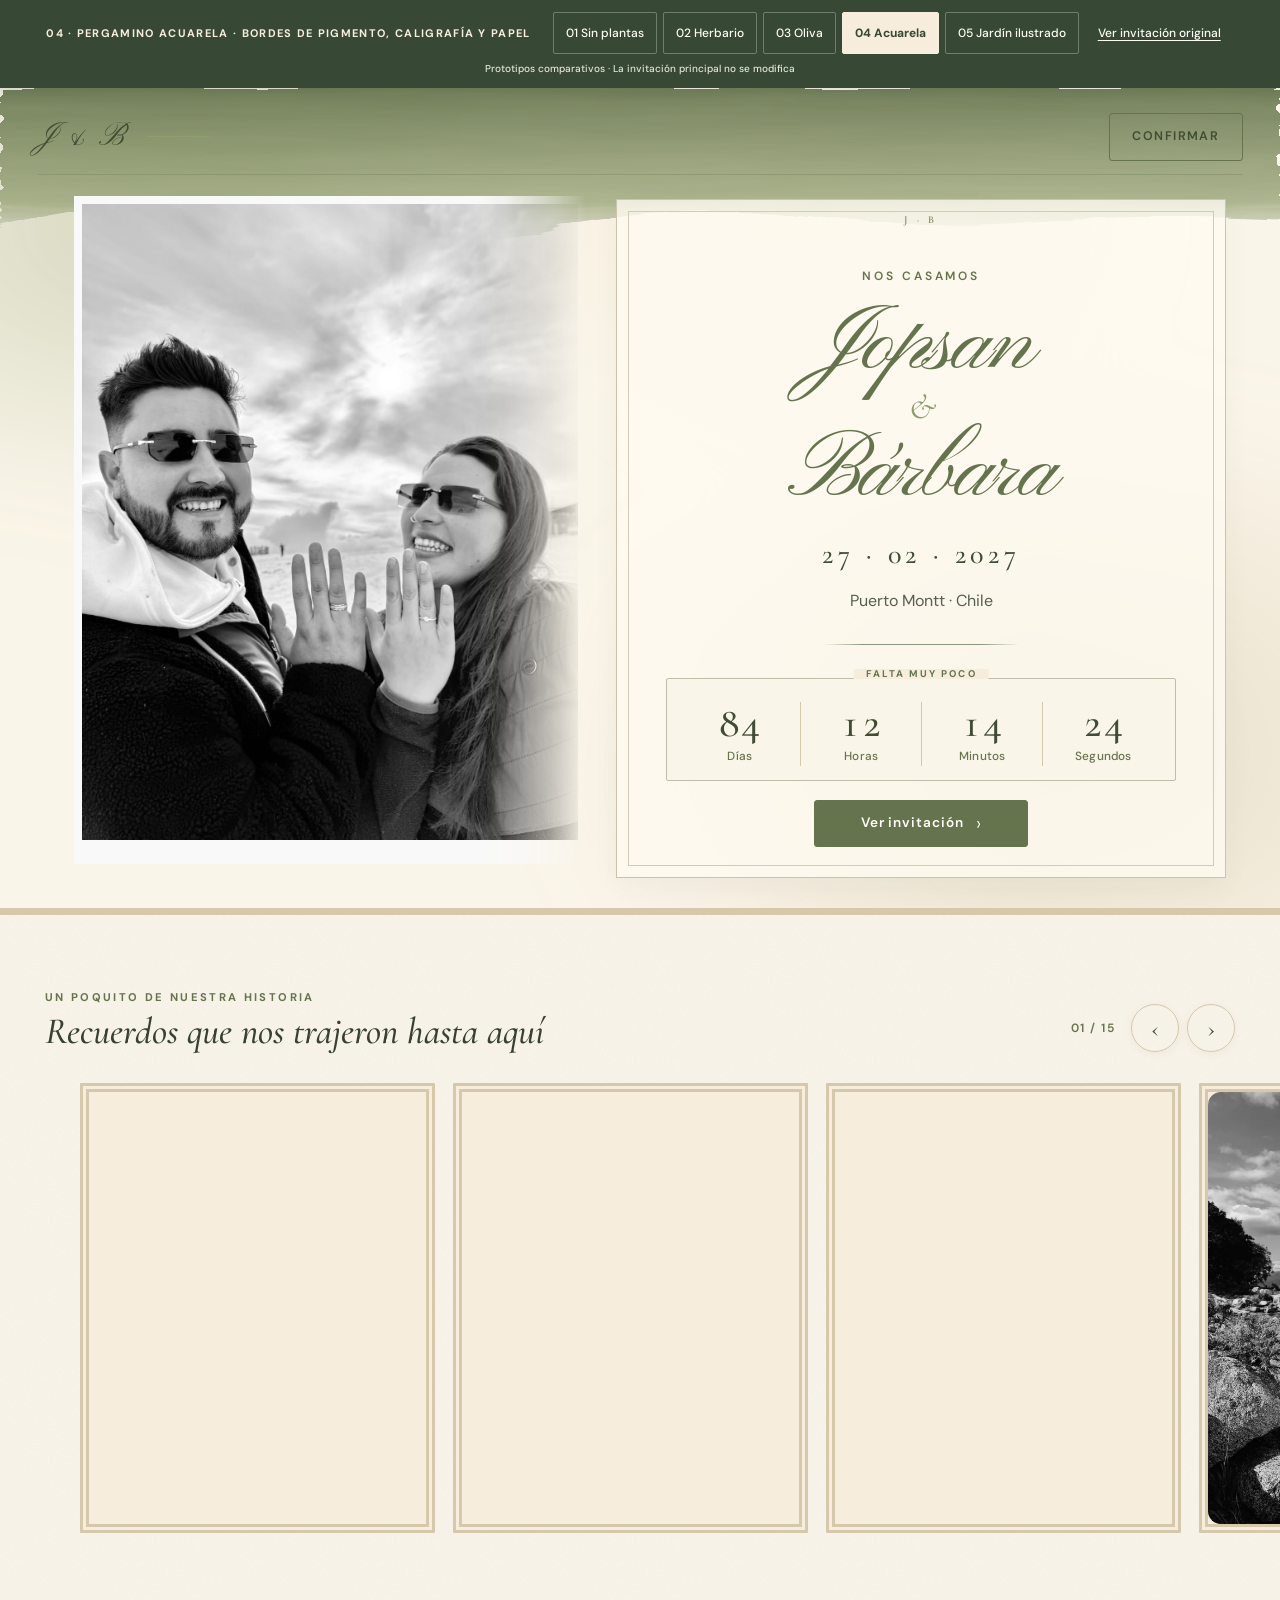
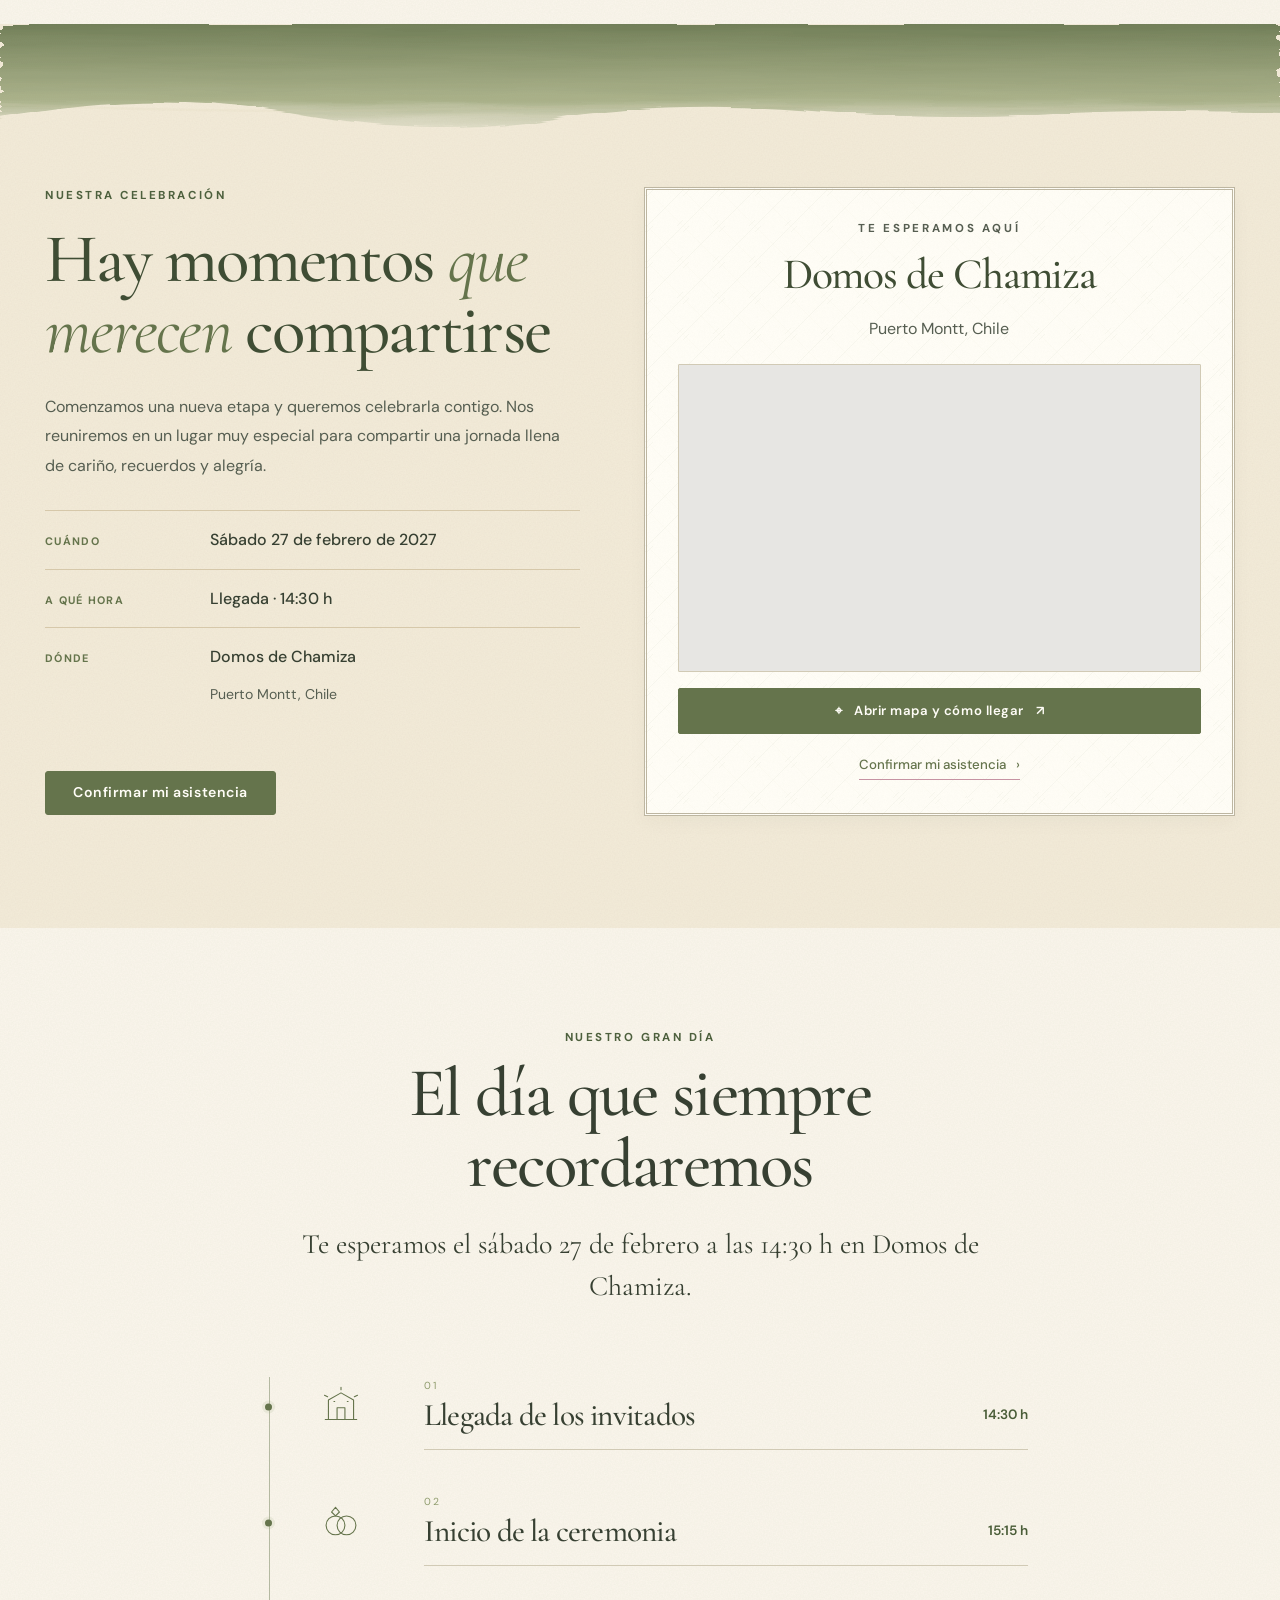
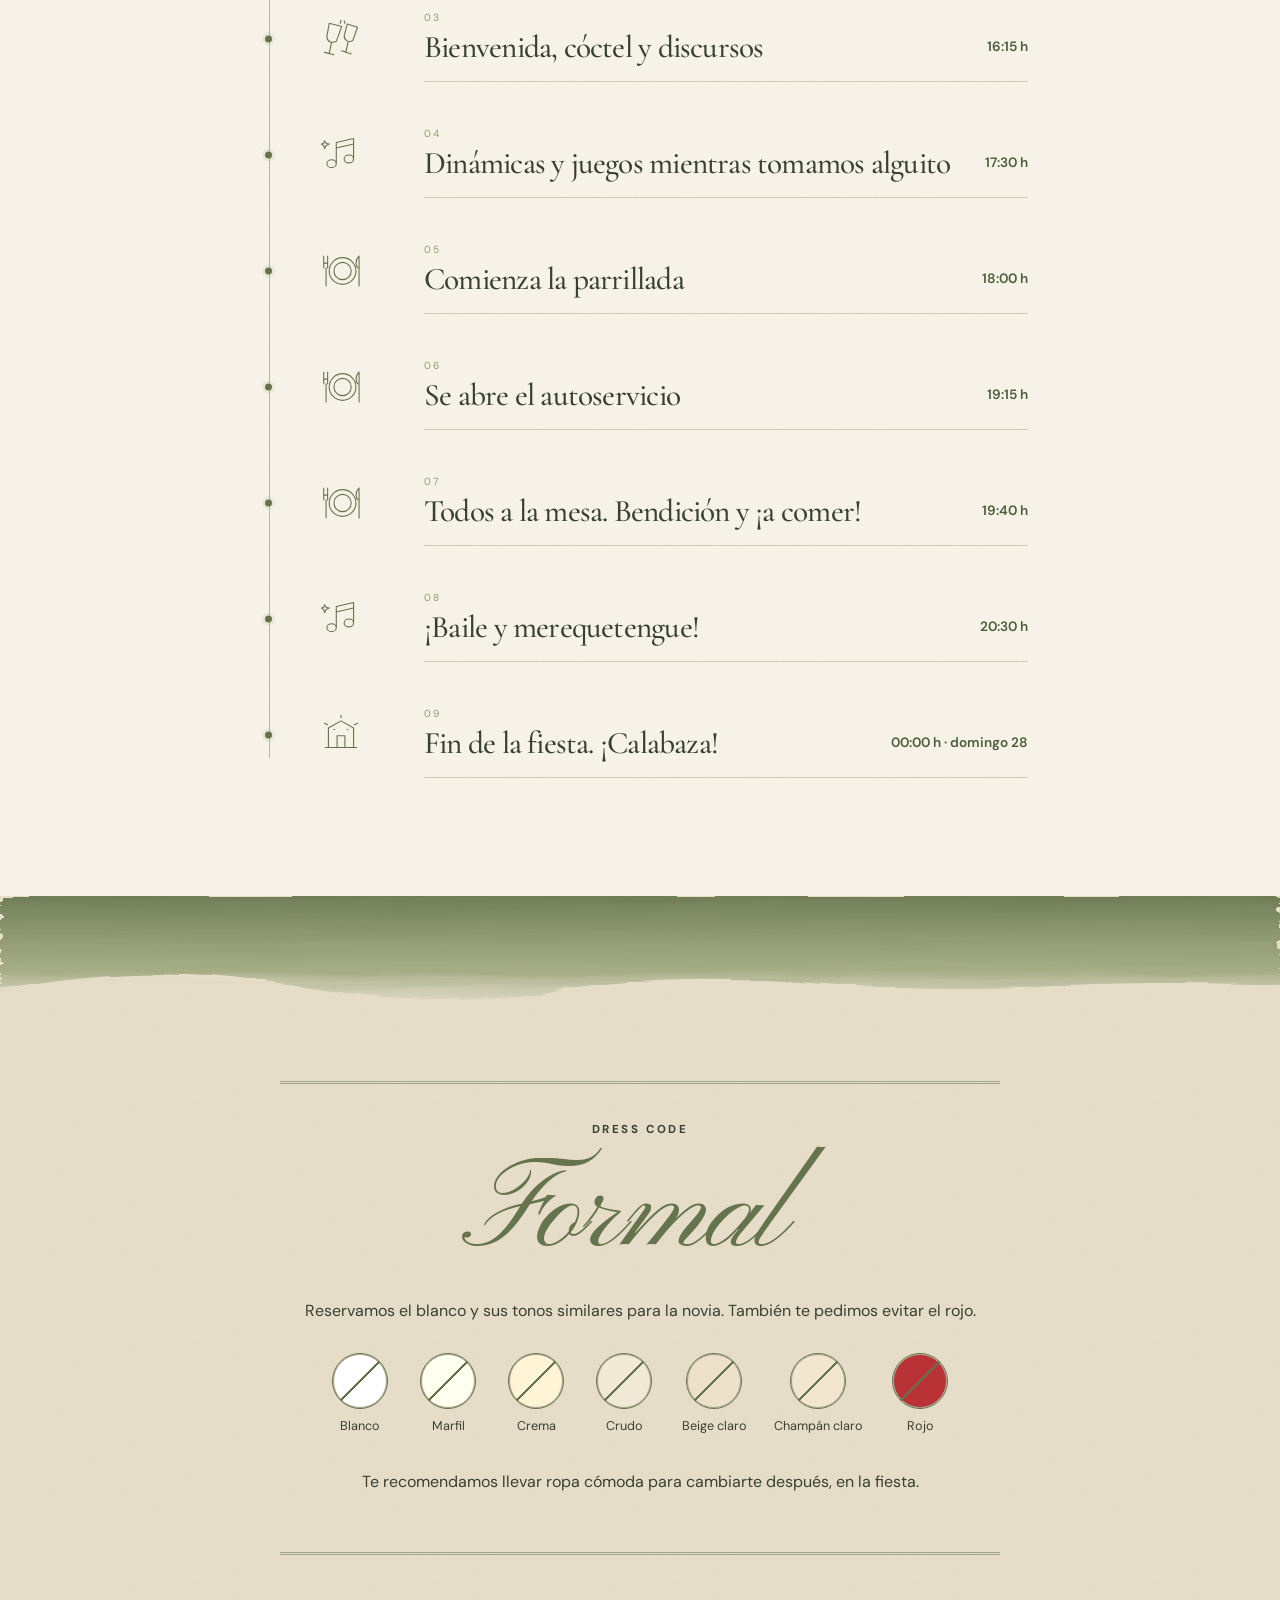
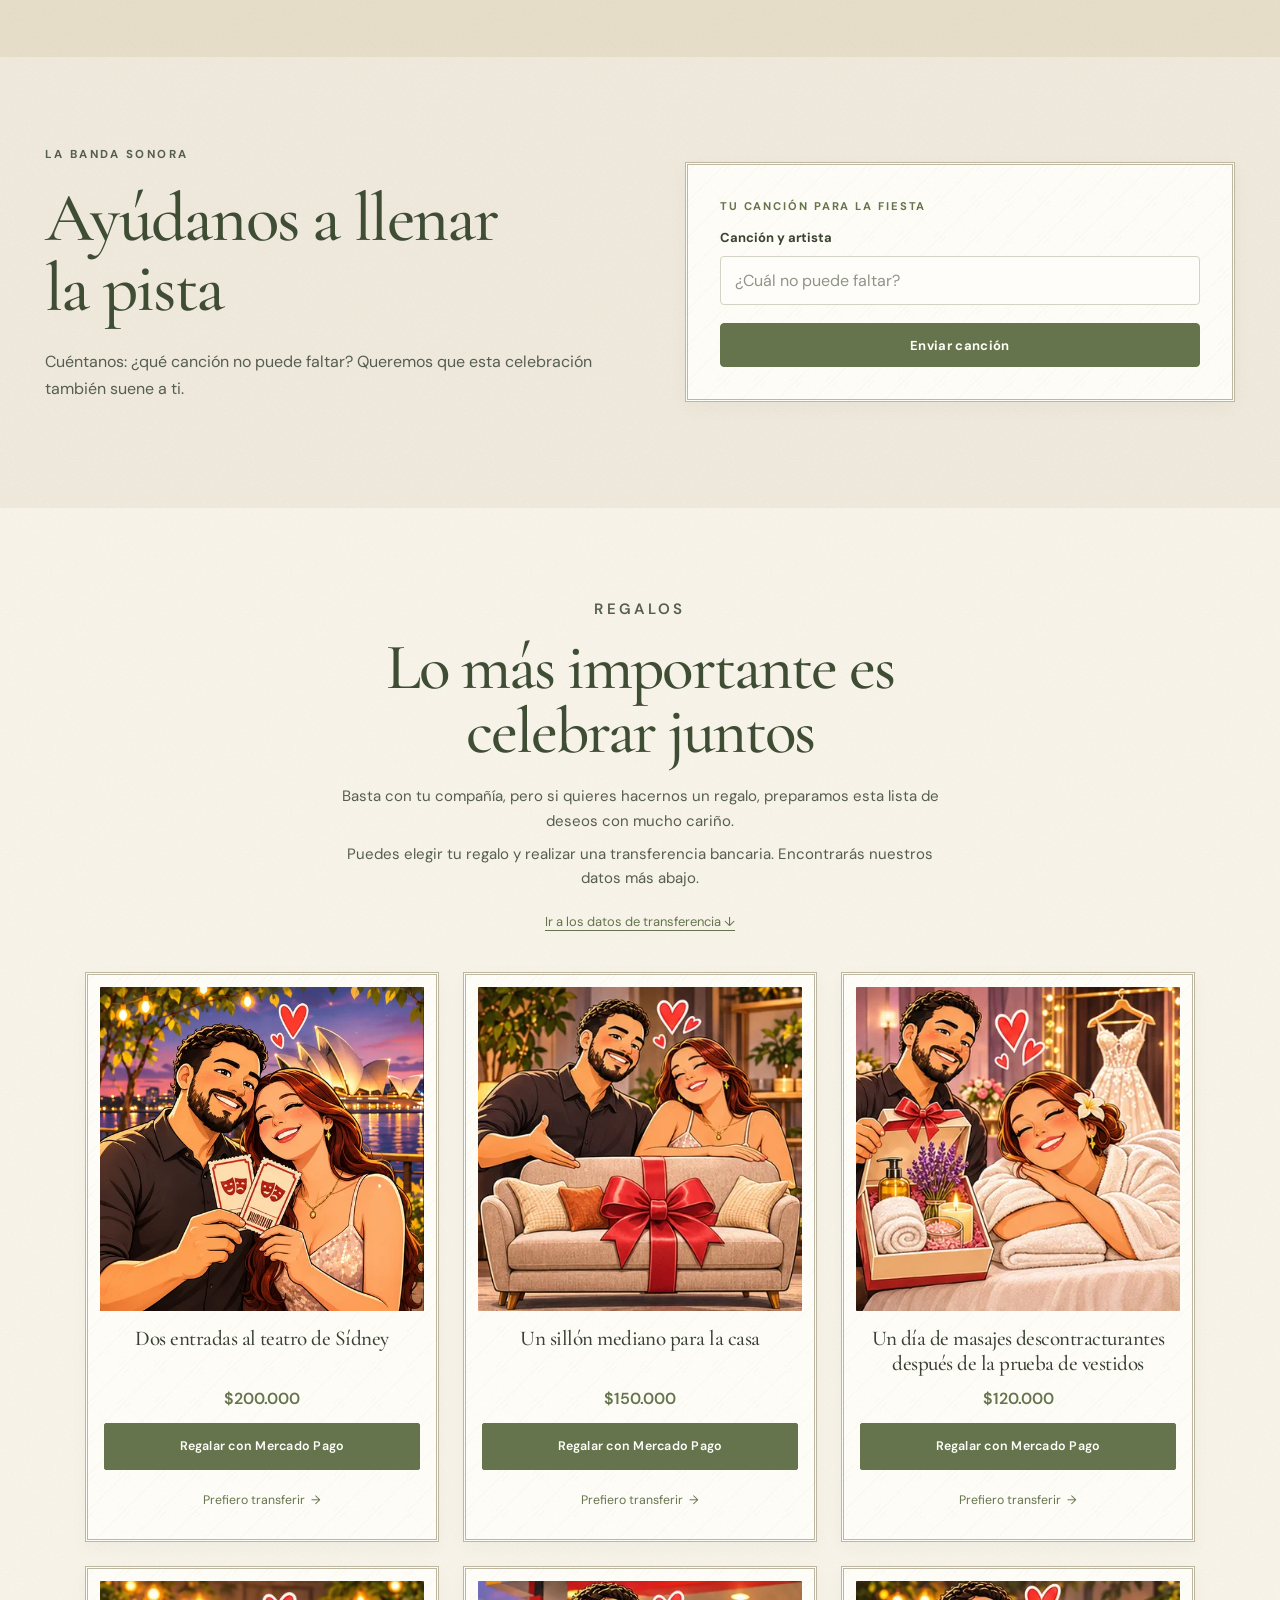
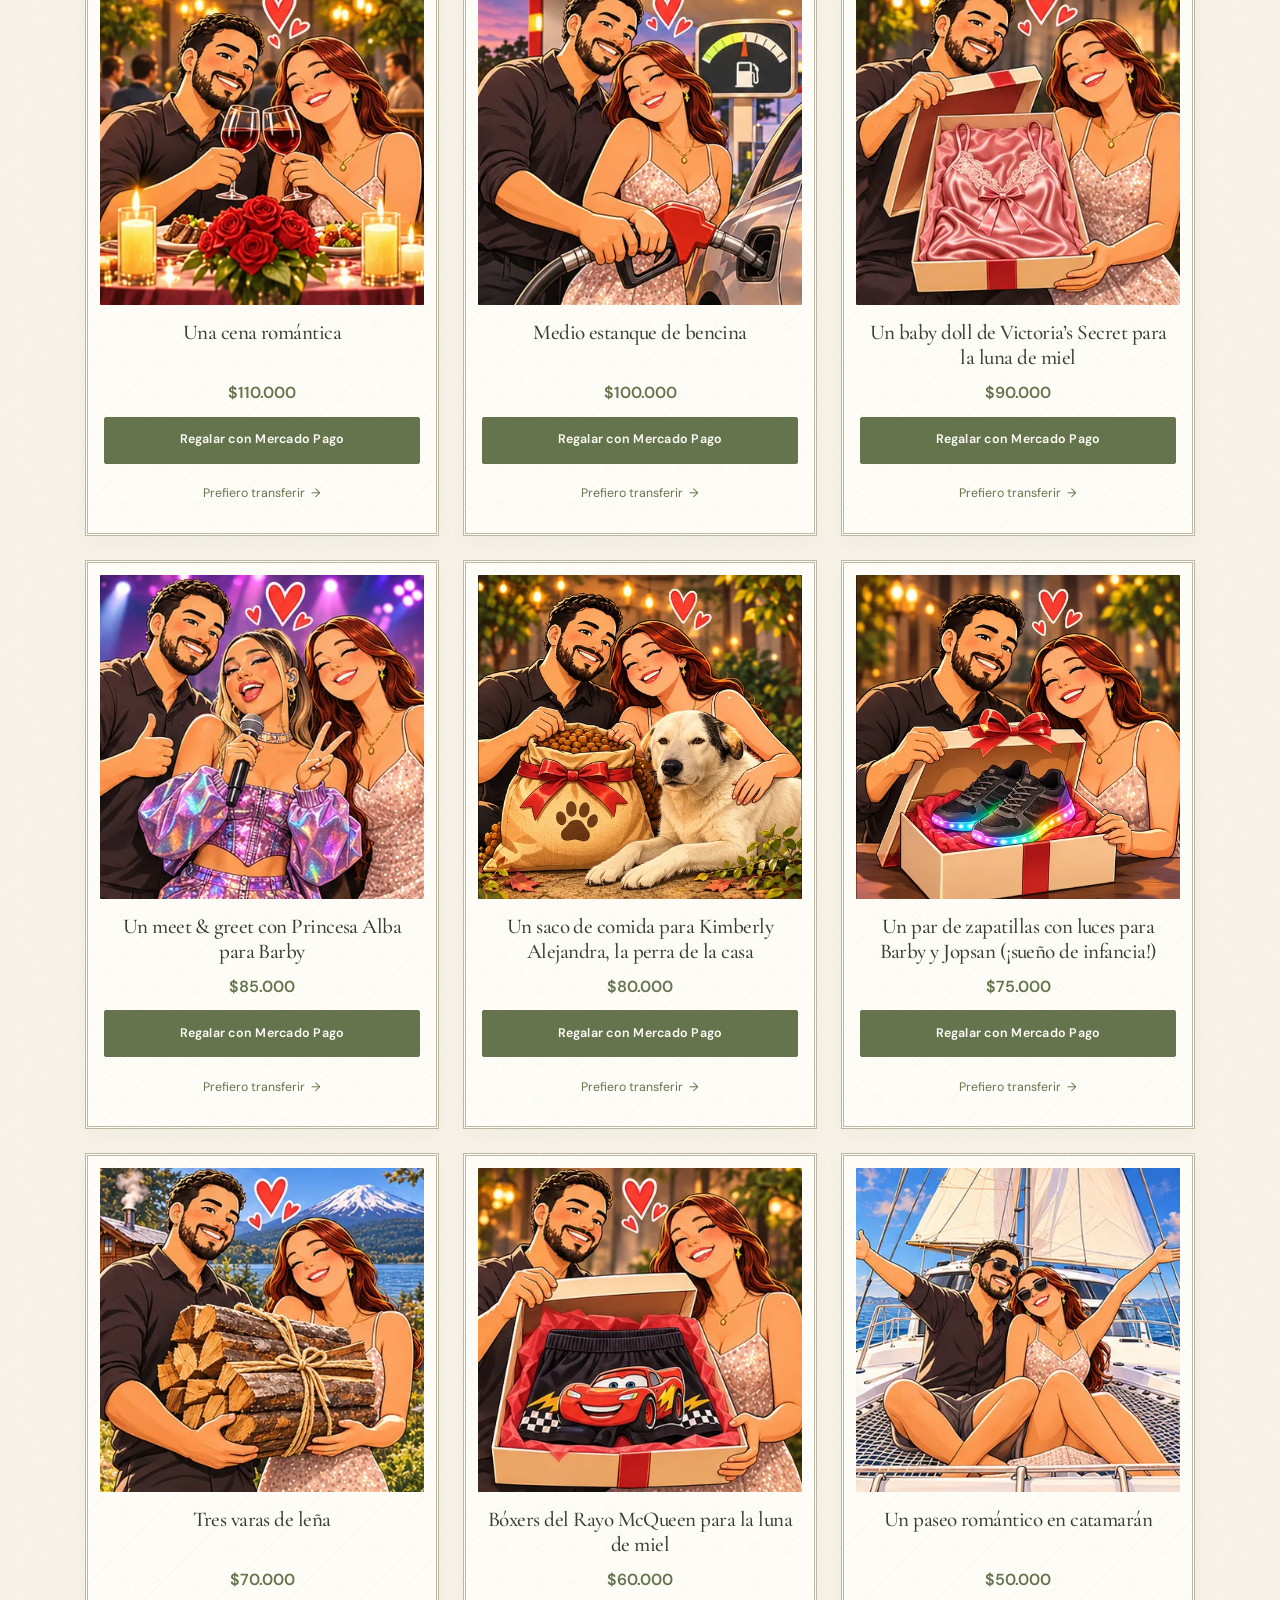
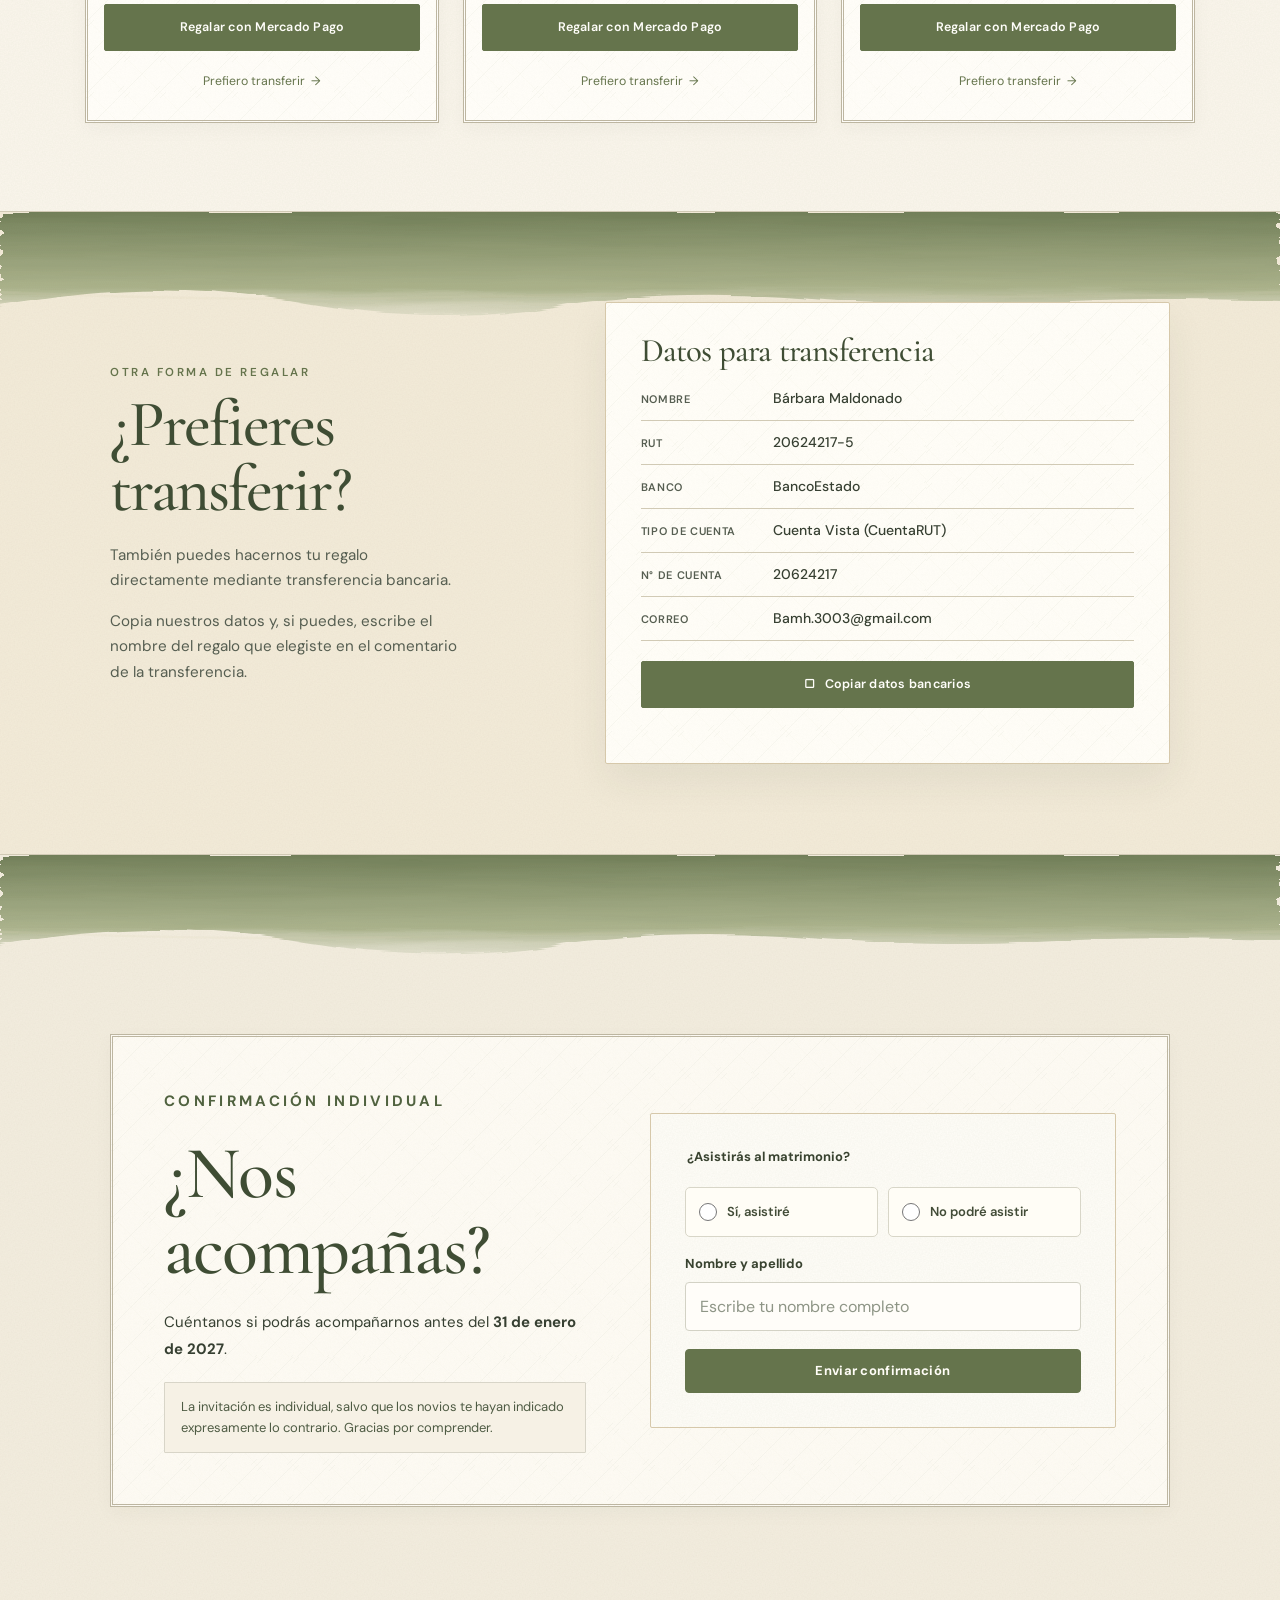
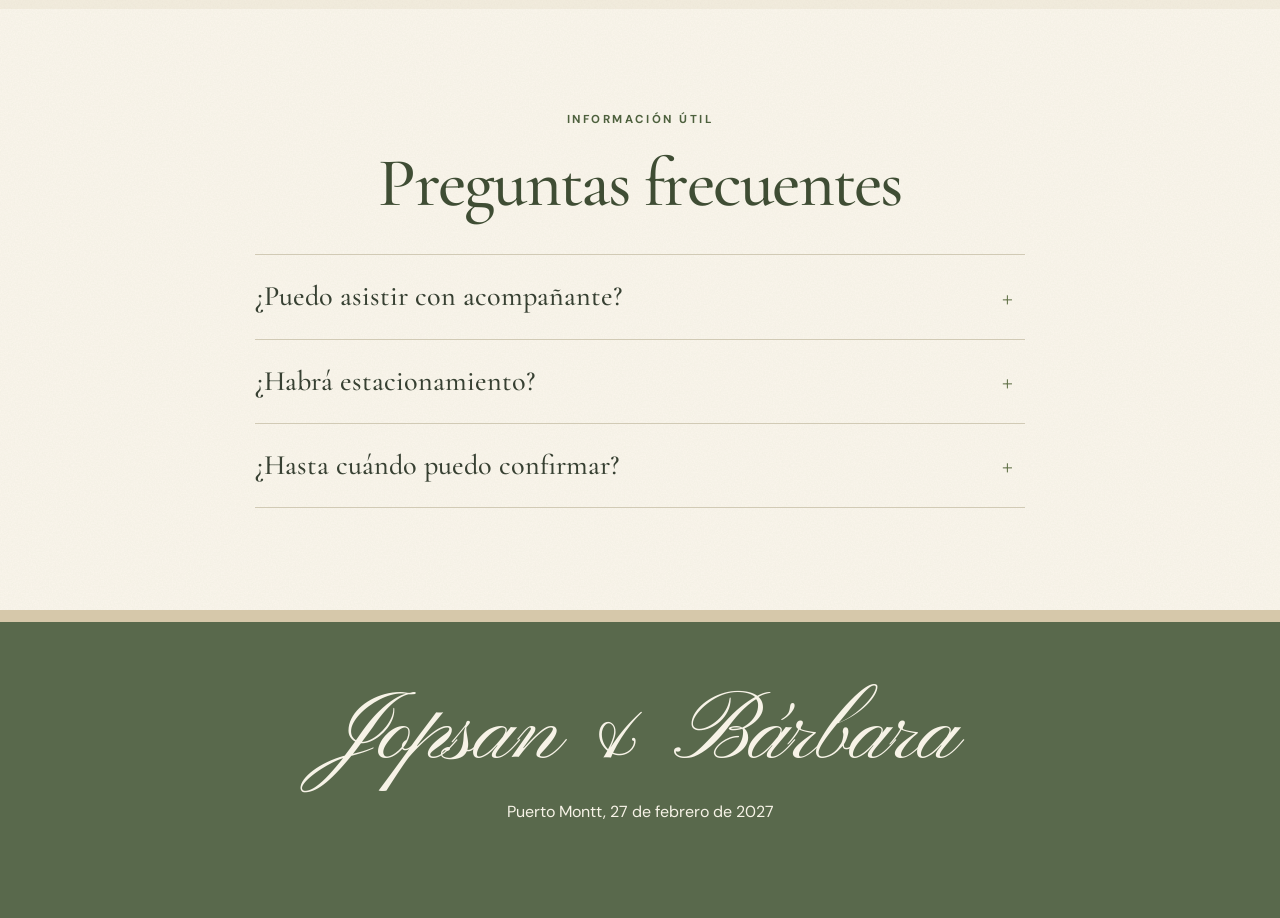
<file: propuesta-4-clasica-caligrafica/index.html>
<!DOCTYPE html>
<html lang="es">
<head>
  <meta charset="UTF-8" />
  <meta name="viewport" content="width=device-width, initial-scale=1.0" />
  <meta name="theme-color" content="#65744c" />
  <meta name="robots" content="noindex, nofollow" />
  <meta name="description" content="Invitación al matrimonio de Jopsan y Bárbara — 27 de febrero de 2027." />
  <meta property="og:type" content="website">
  <meta property="og:locale" content="es_CL">
  <meta property="og:title" content="Jopsan &amp; Bárbara · Nos casamos">
  <meta property="og:description" content="Te invitamos a celebrar nuestro matrimonio el 27 de febrero de 2027 en Domos de Chamiza, Puerto Montt.">
  <meta property="og:url" content="https://jopsan-barbara.github.io/propuesta-4-clasica-caligrafica/">
  <meta property="og:image" content="https://jopsan-barbara.github.io/assets/novios-portada.jpg">
  <meta property="og:image:secure_url" content="https://jopsan-barbara.github.io/assets/novios-portada.jpg">
  <meta property="og:image:type" content="image/jpeg">
  <meta property="og:image:alt" content="Fotografía original de Jopsan y Bárbara mostrando sus anillos">
  <meta name="twitter:card" content="summary_large_image">
  <meta name="twitter:title" content="Jopsan &amp; Bárbara · Propuesta 4">
  <meta name="twitter:description" content="27 de febrero de 2027 · Domos de Chamiza · Puerto Montt">
  <meta name="twitter:image" content="https://jopsan-barbara.github.io/assets/novios-portada.jpg">
  <title>04 · Pergamino acuarela · Jopsan &amp; Bárbara · Vista de diseño</title>
  <link rel="preconnect" href="https://fonts.googleapis.com">
  <link rel="preconnect" href="https://fonts.gstatic.com" crossorigin>
  <link href="https://fonts.googleapis.com/css2?family=Cormorant+Garamond:ital,wght@0,400;0,500;0,600;1,400;1,500&family=DM+Sans:wght@400;500;600;700&family=Inter:wght@300;400;500;600&family=Pinyon+Script&display=swap" rel="stylesheet">
  <link rel="stylesheet" href="../wedding-oliva.css?v=20261122-mobile-400-3">
  
  <link rel="stylesheet" href="../texturas-oliva.css?v=20261122-texturas-1">
  <link rel="stylesheet" href="../propuestas-2027.css?v=20261122-redisenio-4">
  <link rel="stylesheet" href="../timeline-sin-recuadros.css?v=20261122-hitos-2">
</head>
<body class="oliva-theme propuesta-clasica">
  <a class="skip-link" href="#detalles">Saltar a los detalles</a>
  <div class="preview-bar">
    <strong>04 · Pergamino acuarela · Bordes de pigmento, caligrafía y papel</strong>
    <nav aria-label="Comparar propuestas de diseño">
      <a href="../propuesta-1-editorial-botanica/">01 Sin plantas</a>
      <a href="../propuesta-2-romantica-organica/">02 Herbario</a>
      <a href="../propuesta-3-campestre-moderna/">03 Oliva</a>
      <a href="../propuesta-4-clasica-caligrafica/" aria-current="page">04 Acuarela</a>
      <a href="../propuesta-5-jardin-editorial/">05 Jardín ilustrado</a>
      <a href="../" class="preview-home">Ver invitación original</a>
    </nav>
    <small>Prototipos comparativos · La invitación principal no se modifica</small>
  </div>
  <header class="hero romantic-hero" id="inicio">
    <img class="hero-photo" src="../assets/novios-portada.jpg" alt="Jopsan y Bárbara sonríen y muestran sus anillos frente a un paisaje nevado" width="1200" height="1600" decoding="async" fetchpriority="high" />
    <div class="hero-overlay" aria-hidden="true"></div>
    <nav class="nav container" aria-label="Navegación principal">
      <a class="brand" href="#inicio">J &amp; B</a>
      <a class="nav-link" href="#rsvp">Confirmar</a>
    </nav>
    <div class="hero-content container reveal">
      <div class="hero-announcement">
        <p class="eyebrow">Nos casamos</p>
        <h1><span class="hero-name">Jopsan</span><span class="hero-amp">&amp;</span><span class="hero-name">Bárbara</span></h1>
        <svg class="hero-heart" viewBox="0 0 160 70" fill="none" stroke="#7b324a" stroke-width="2.1" stroke-linecap="round" stroke-linejoin="round" aria-hidden="true">
          <path d="M2 38h35M123 38h35" />
          <path d="M74 58C61 46 46 31 46 20c0-10 13-16 23-7 4 4 7 8 8 10 2-6 8-15 17-15 12 0 19 10 17 20-2 12-21 29-34 40" />
          <path d="M91 60C82 51 72 41 73 32c1-10 13-12 19-4 7-11 20-12 25-2 5 12-10 27-26 40" />
        </svg>
        <p class="date">27 · 02 · 2027</p><p class="hero-mininote">Puerto Montt · Chile</p>
      </div>
      <div class="hero-countdown" aria-label="Cuenta regresiva para el matrimonio">
        <p class="hero-countdown-label">FALTA MUY POCO</p>
        <div class="countdown" id="countdown" role="timer" aria-live="off">
          <div><strong id="days">—</strong><span>Días</span></div>
          <div><strong id="hours">--</strong><span>Horas</span></div>
          <div><strong id="minutes">--</strong><span>Minutos</span></div>
          <div><strong id="seconds">--</strong><span>Segundos</span></div>
        </div>
      </div>
      <a class="button button-light" href="#detalles">Ver invitación <span aria-hidden="true">›</span></a>
    </div>
  </header>

  <main>
    <section class="memories-strip" aria-label="Recuerdos de Jopsan y Bárbara">
      <div class="container memories-heading">
        <div class="memories-heading-text"><p>UN POQUITO DE NUESTRA HISTORIA</p><span>Recuerdos que nos trajeron hasta aquí</span></div>
        <div class="memories-controls" aria-label="Controles del carrusel">
          <span class="memories-counter" id="memories-counter" aria-label="Fotografía 1 de 15">01 / 15</span>
          <button id="memories-prev" class="memories-arrow" type="button" aria-label="Fotografía anterior">‹</button>
          <button id="memories-next" class="memories-arrow" type="button" aria-label="Fotografía siguiente">›</button>
        </div>
      </div>
      <div class="memories-viewport" id="memories-viewport" aria-label="Galería de 15 fotografías de Jopsan y Bárbara" aria-roledescription="carrusel" tabindex="0">
        <div class="memories-track" id="memories-track">
          <figure class="memory-slide"><img src="../assets/galeria-2027/recuerdo-01.webp" alt="Jopsan y Bárbara junto a un lago" loading="lazy"></figure>
        </div>
      </div>
    </section>
    <section class="section celebration" id="detalles">
      <div class="container celebration-layout">
        <div class="celebration-story">
          <p class="section-kicker">NUESTRA CELEBRACIÓN</p>
          <h2>Hay momentos <em>que merecen</em> compartirse</h2>
          <p class="celebration-copy">Comenzamos una nueva etapa y queremos celebrarla contigo. Nos reuniremos en un lugar muy especial para compartir una jornada llena de cariño, recuerdos y alegría.</p>
          <div class="celebration-facts" aria-label="Datos importantes de la celebración">
            <div><span class="fact-label">CUÁNDO</span><strong>Sábado 27 de febrero de 2027</strong></div>
            <div><span class="fact-label">A QUÉ HORA</span><strong>Llegada · 14:30 h</strong></div>
            <div><span class="fact-label">DÓNDE</span><strong>Domos de Chamiza</strong><span>Puerto Montt, Chile</span></div>
          </div>
          <a class="button celebrate-cta" href="#rsvp">Confirmar mi asistencia</a>
        </div>
        <div class="celebration-location">
          <div class="location-card">
            <p class="location-eyebrow">TE ESPERAMOS AQUÍ</p>
            <h3>Domos de Chamiza</h3>
            <p>Puerto Montt, Chile</p>
            <div class="map-preview">
              <iframe title="Mapa de Domos de Chamiza, Puerto Montt" loading="lazy" referrerpolicy="no-referrer-when-downgrade" src="https://www.google.com/maps?q=Domos%20de%20Chamiza%2C%20Puerto%20Montt%2C%20Chile&amp;output=embed"></iframe>
            </div>
            <a class="map-cta" href="https://maps.app.goo.gl/zymREpPr2wvXvVBv8?g_st=iw" target="_blank" rel="noopener noreferrer"><span aria-hidden="true">⌖</span> Abrir mapa y cómo llegar <span aria-hidden="true">↗</span></a>
            <a class="location-rsvp" href="#rsvp">Confirmar mi asistencia <span aria-hidden="true">›</span></a>
          </div>
        </div>
      </div>
    </section>

    <section class="section timing" id="cronograma" aria-label="Nuestro gran día"><div class="container narrow center"><p class="section-kicker">NUESTRO GRAN DÍA</p><h2 class="timing-title">El día que siempre recordaremos</h2><p class="timing-intro">Te esperamos el sábado 27 de febrero a las 14:30 h en Domos de Chamiza.</p></div><div class="timeline"><svg class="timeline-path" viewBox="0 0 440 940" preserveAspectRatio="none" aria-hidden="true"><path d="M220 40 C420 80 420 200 220 230 S20 380 220 420 S420 580 220 610 S20 770 220 800 L220 900" /></svg><ol><li class="timeline-item reveal"><div class="moment-icon"><svg class="" viewBox="0 0 56 56" fill="none" stroke="currentColor" stroke-width="1.5" stroke-linecap="round" stroke-linejoin="round" aria-hidden="true"><path d="M12 44V19l16-9 16 9v25M8 44h40M23 44V29h10v15M19 21h1m16 0h1"/><path d="M7 13l4 2m34 0 4-2M28 3v3"/></svg></div><div class="moment-copy"><span class="moment-number">01</span><h3>Llegada de los invitados</h3><p>14:30 h</p></div></li>
<li class="timeline-item reveal"><div class="moment-icon"><svg class="" viewBox="0 0 56 56" fill="none" stroke="currentColor" stroke-width="1.5" stroke-linecap="round" stroke-linejoin="round" aria-hidden="true"><circle cx="21" cy="31" r="12"/><circle cx="35" cy="31" r="12"/><path d="m16 14 5-6 5 6-5 5-5-5Z"/></svg></div><div class="moment-copy"><span class="moment-number">02</span><h3>Inicio de la ceremonia</h3><p>15:15 h</p></div></li>
<li class="timeline-item reveal"><div class="moment-icon"><svg class="" viewBox="0 0 56 56" fill="none" stroke="currentColor" stroke-width="1.5" stroke-linecap="round" stroke-linejoin="round" aria-hidden="true"><path d="m13 8 16 4-7 19c-6 3-12 0-12-6l3-17Zm23 1 13 4-6 17c-5 3-11 0-11-6l4-15ZM16 32l-3 14m-6-1 12 3m18-16-3 13m-5-2 12 4M28 4l-1 4m5-3 1 3"/></svg></div><div class="moment-copy"><span class="moment-number">03</span><h3>Bienvenida, cóctel y discursos</h3><p>16:15 h</p></div></li>
<li class="timeline-item reveal"><div class="moment-icon"><svg class="" viewBox="0 0 56 56" fill="none" stroke="currentColor" stroke-width="1.5" stroke-linecap="round" stroke-linejoin="round" aria-hidden="true"><path d="M22 38V12l22-5v25M22 19l22-5"/><ellipse cx="16" cy="39" rx="6" ry="5"/><ellipse cx="38" cy="33" rx="6" ry="5"/><path d="m7 10 2 3 4 1-4 2-2 4-1-4-3-2 3-1Z"/></svg></div><div class="moment-copy"><span class="moment-number">04</span><h3>Dinámicas y juegos mientras tomamos alguito</h3><p>17:30 h</p></div></li>
<li class="timeline-item reveal"><div class="moment-icon"><svg class="" viewBox="0 0 56 56" fill="none" stroke="currentColor" stroke-width="1.5" stroke-linecap="round" stroke-linejoin="round" aria-hidden="true"><circle cx="30" cy="28" r="17"/><circle cx="30" cy="28" r="11"/><path d="M6 9v15m5-15v15M6 18h5M9 24v23M51 9v38M51 9c-5 4-5 13 0 16"/></svg></div><div class="moment-copy"><span class="moment-number">05</span><h3>Comienza la parrillada</h3><p>18:00 h</p></div></li>
<li class="timeline-item reveal"><div class="moment-icon"><svg class="" viewBox="0 0 56 56" fill="none" stroke="currentColor" stroke-width="1.5" stroke-linecap="round" stroke-linejoin="round" aria-hidden="true"><circle cx="30" cy="28" r="17"/><circle cx="30" cy="28" r="11"/><path d="M6 9v15m5-15v15M6 18h5M9 24v23M51 9v38M51 9c-5 4-5 13 0 16"/></svg></div><div class="moment-copy"><span class="moment-number">06</span><h3>Se abre el autoservicio</h3><p>19:15 h</p></div></li>
<li class="timeline-item reveal"><div class="moment-icon"><svg class="" viewBox="0 0 56 56" fill="none" stroke="currentColor" stroke-width="1.5" stroke-linecap="round" stroke-linejoin="round" aria-hidden="true"><circle cx="30" cy="28" r="17"/><circle cx="30" cy="28" r="11"/><path d="M6 9v15m5-15v15M6 18h5M9 24v23M51 9v38M51 9c-5 4-5 13 0 16"/></svg></div><div class="moment-copy"><span class="moment-number">07</span><h3>Todos a la mesa. Bendición y ¡a comer!</h3><p>19:40 h</p></div></li>
<li class="timeline-item reveal"><div class="moment-icon"><svg class="" viewBox="0 0 56 56" fill="none" stroke="currentColor" stroke-width="1.5" stroke-linecap="round" stroke-linejoin="round" aria-hidden="true"><path d="M22 38V12l22-5v25M22 19l22-5"/><ellipse cx="16" cy="39" rx="6" ry="5"/><ellipse cx="38" cy="33" rx="6" ry="5"/><path d="m7 10 2 3 4 1-4 2-2 4-1-4-3-2 3-1Z"/></svg></div><div class="moment-copy"><span class="moment-number">08</span><h3>¡Baile y merequetengue!</h3><p>20:30 h</p></div></li>
<li class="timeline-item reveal"><div class="moment-icon"><svg class="" viewBox="0 0 56 56" fill="none" stroke="currentColor" stroke-width="1.5" stroke-linecap="round" stroke-linejoin="round" aria-hidden="true"><path d="M12 44V19l16-9 16 9v25M8 44h40M23 44V29h10v15M19 21h1m16 0h1"/><path d="M7 13l4 2m34 0 4-2M28 3v3"/></svg></div><div class="moment-copy"><span class="moment-number">09</span><h3>Fin de la fiesta. ¡Calabaza!</h3><p>00:00 h · domingo 28</p></div></li></ol></div></section>
    <section class="section dress reveal">
      <div class="container narrow center">
        <p class="section-kicker">DRESS CODE</p>

        <h2>Formal</h2>
        <p>Reservamos el blanco y sus tonos similares para la novia. También te pedimos evitar el rojo.</p>
        <ul class="reserved-palette" aria-label="Colores que solicitamos evitar">
          <li><span style="--swatch:#ffffff"></span>Blanco</li><li><span style="--swatch:#fffff0"></span>Marfil</li><li><span style="--swatch:#fff4d6"></span>Crema</li><li><span style="--swatch:#f1e8d5"></span>Crudo</li><li><span style="--swatch:#eee1cb"></span>Beige claro</li><li><span style="--swatch:#f2e6d0"></span>Champán claro</li><li><span style="--swatch:#b83236"></span>Rojo</li>
        </ul><p>Te recomendamos llevar ropa cómoda para cambiarte después, en la fiesta.</p>

      </div>
    </section>

    <section class="section playlist reveal">
      <div class="container split align-center playlist-layout">
        <div>
          <p class="section-kicker">LA BANDA SONORA</p>
          <h2>Ayúdanos a llenar la pista</h2>
          <p>Cuéntanos: ¿qué canción no puede faltar? Queremos que esta celebración también suene a ti.</p>
        </div>
        <div class="song-card"><p class="song-card-heading">TU CANCIÓN PARA LA FIESTA</p>
        <form class="wedding-form" id="song-form" data-kind="public-song">
  <label class="field" for="song-name"><span class="field-label">Canción y artista</span>
    <input id="song-name" name="song" type="text" maxlength="200" placeholder="¿Cuál no puede faltar?" required>
  </label>
  <button class="form-submit" type="submit">Enviar canción</button>
  <p class="form-status" role="status" aria-live="polite"></p>
  <a class="form-backup" hidden target="_blank" rel="noopener noreferrer">Abrir formulario alternativo</a>
</form>
        </div>
      </div>
    </section>

    <section class="section gifts" id="regalos" aria-labelledby="gift-heading">
<div class="gift-intro"><p class="gift-kicker">Regalos</p><h2 id="gift-heading">Lo más importante es<br>celebrar juntos</h2><p>Basta con tu compañía, pero si quieres hacernos un regalo, preparamos esta lista de deseos con mucho cariño.</p><p id="gift-payment-intro">Puedes elegir tu regalo y realizar una transferencia bancaria. Encontrarás nuestros datos más abajo.</p><a class="jump" href="#datos-transferencia">Ir a los datos de transferencia ↓</a></div>
<div class="catalog" id="gift-catalog"><article class="gift" data-index="0"><div class="illustration"><img src="../assets/gifts/teatro-sidney.webp" alt="" loading="lazy" decoding="async" width="520" height="520"></div><div class="gift-caption"><h3>Dos entradas al teatro de Sídney</h3><strong>$200.000</strong></div><div class="actions"><a class="pay" data-pay="teatro-sidney" hidden target="_blank" rel="noopener noreferrer">Regalar con Mercado Pago</a><a class="transfer" data-transfer="0" href="#datos-transferencia" aria-label="Transferir $200.000 por Dos entradas al teatro de Sídney">Prefiero transferir <span aria-hidden="true">→</span></a></div></article>
<article class="gift" data-index="1"><div class="illustration"><img src="../assets/gifts/sillon.webp" alt="" loading="lazy" decoding="async" width="520" height="520"></div><div class="gift-caption"><h3>Un sillón mediano para la casa</h3><strong>$150.000</strong></div><div class="actions"><a class="pay" data-pay="sillon" hidden target="_blank" rel="noopener noreferrer">Regalar con Mercado Pago</a><a class="transfer" data-transfer="1" href="#datos-transferencia" aria-label="Transferir $150.000 por Un sillón mediano para la casa">Prefiero transferir <span aria-hidden="true">→</span></a></div></article>
<article class="gift" data-index="2"><div class="illustration"><img src="../assets/gifts/masajes.webp" alt="" loading="lazy" decoding="async" width="520" height="520"></div><div class="gift-caption"><h3>Un día de masajes descontracturantes después de la prueba de vestidos</h3><strong>$120.000</strong></div><div class="actions"><a class="pay" data-pay="masajes" hidden target="_blank" rel="noopener noreferrer">Regalar con Mercado Pago</a><a class="transfer" data-transfer="2" href="#datos-transferencia" aria-label="Transferir $120.000 por Un día de masajes descontracturantes después de la prueba de vestidos">Prefiero transferir <span aria-hidden="true">→</span></a></div></article>
<article class="gift" data-index="3"><div class="illustration"><img src="../assets/gifts/cena.webp" alt="" loading="lazy" decoding="async" width="520" height="520"></div><div class="gift-caption"><h3>Una cena romántica</h3><strong>$110.000</strong></div><div class="actions"><a class="pay" data-pay="cena" hidden target="_blank" rel="noopener noreferrer">Regalar con Mercado Pago</a><a class="transfer" data-transfer="3" href="#datos-transferencia" aria-label="Transferir $110.000 por Una cena romántica">Prefiero transferir <span aria-hidden="true">→</span></a></div></article>
<article class="gift" data-index="4"><div class="illustration"><img src="../assets/gifts/bencina.webp" alt="" loading="lazy" decoding="async" width="520" height="520"></div><div class="gift-caption"><h3>Medio estanque de bencina</h3><strong>$100.000</strong></div><div class="actions"><a class="pay" data-pay="bencina" hidden target="_blank" rel="noopener noreferrer">Regalar con Mercado Pago</a><a class="transfer" data-transfer="4" href="#datos-transferencia" aria-label="Transferir $100.000 por Medio estanque de bencina">Prefiero transferir <span aria-hidden="true">→</span></a></div></article>
<article class="gift" data-index="5"><div class="illustration"><img src="../assets/gifts/baby-doll.webp" alt="" loading="lazy" decoding="async" width="520" height="520"></div><div class="gift-caption"><h3>Un baby doll de Victoria’s Secret para la luna de miel</h3><strong>$90.000</strong></div><div class="actions"><a class="pay" data-pay="baby-doll" hidden target="_blank" rel="noopener noreferrer">Regalar con Mercado Pago</a><a class="transfer" data-transfer="5" href="#datos-transferencia" aria-label="Transferir $90.000 por Un baby doll de Victoria’s Secret para la luna de miel">Prefiero transferir <span aria-hidden="true">→</span></a></div></article>
<article class="gift" data-index="6"><div class="illustration"><img src="../assets/gifts/princesa-alba.webp" alt="" loading="lazy" decoding="async" width="520" height="520"></div><div class="gift-caption"><h3>Un meet &amp; greet con Princesa Alba para Barby</h3><strong>$85.000</strong></div><div class="actions"><a class="pay" data-pay="princesa-alba" hidden target="_blank" rel="noopener noreferrer">Regalar con Mercado Pago</a><a class="transfer" data-transfer="6" href="#datos-transferencia" aria-label="Transferir $85.000 por Un meet &amp; greet con Princesa Alba para Barby">Prefiero transferir <span aria-hidden="true">→</span></a></div></article>
<article class="gift" data-index="7"><div class="illustration"><img src="../assets/gifts/comida-kimberly.webp" alt="" loading="lazy" decoding="async" width="520" height="520"></div><div class="gift-caption"><h3>Un saco de comida para Kimberly Alejandra, la perra de la casa</h3><strong>$80.000</strong></div><div class="actions"><a class="pay" data-pay="comida-kimberly" hidden target="_blank" rel="noopener noreferrer">Regalar con Mercado Pago</a><a class="transfer" data-transfer="7" href="#datos-transferencia" aria-label="Transferir $80.000 por Un saco de comida para Kimberly Alejandra, la perra de la casa">Prefiero transferir <span aria-hidden="true">→</span></a></div></article>
<article class="gift" data-index="8"><div class="illustration"><img src="../assets/gifts/zapatillas-luces.webp" alt="" loading="lazy" decoding="async" width="520" height="520"></div><div class="gift-caption"><h3>Un par de zapatillas con luces para Barby y Jopsan (¡sueño de infancia!)</h3><strong>$75.000</strong></div><div class="actions"><a class="pay" data-pay="zapatillas-luces" hidden target="_blank" rel="noopener noreferrer">Regalar con Mercado Pago</a><a class="transfer" data-transfer="8" href="#datos-transferencia" aria-label="Transferir $75.000 por Un par de zapatillas con luces para Barby y Jopsan (¡sueño de infancia!)">Prefiero transferir <span aria-hidden="true">→</span></a></div></article>
<article class="gift" data-index="9"><div class="illustration"><img src="../assets/gifts/lena.webp" alt="" loading="lazy" decoding="async" width="520" height="520"></div><div class="gift-caption"><h3>Tres varas de leña</h3><strong>$70.000</strong></div><div class="actions"><a class="pay" data-pay="lena" hidden target="_blank" rel="noopener noreferrer">Regalar con Mercado Pago</a><a class="transfer" data-transfer="9" href="#datos-transferencia" aria-label="Transferir $70.000 por Tres varas de leña">Prefiero transferir <span aria-hidden="true">→</span></a></div></article>
<article class="gift" data-index="10"><div class="illustration"><img src="../assets/gifts/boxers.webp" alt="" loading="lazy" decoding="async" width="520" height="520"></div><div class="gift-caption"><h3>Bóxers del Rayo McQueen para la luna de miel</h3><strong>$60.000</strong></div><div class="actions"><a class="pay" data-pay="boxers" hidden target="_blank" rel="noopener noreferrer">Regalar con Mercado Pago</a><a class="transfer" data-transfer="10" href="#datos-transferencia" aria-label="Transferir $60.000 por Bóxers del Rayo McQueen para la luna de miel">Prefiero transferir <span aria-hidden="true">→</span></a></div></article>
<article class="gift" data-index="11"><div class="illustration"><img src="../assets/gifts/catamaran.webp" alt="" loading="lazy" decoding="async" width="520" height="520"></div><div class="gift-caption"><h3>Un paseo romántico en catamarán</h3><strong>$50.000</strong></div><div class="actions"><a class="pay" data-pay="catamaran" hidden target="_blank" rel="noopener noreferrer">Regalar con Mercado Pago</a><a class="transfer" data-transfer="11" href="#datos-transferencia" aria-label="Transferir $50.000 por Un paseo romántico en catamarán">Prefiero transferir <span aria-hidden="true">→</span></a></div></article></div>

<section class="bank-section" id="datos-transferencia" aria-labelledby="bankheading"><div class="bank-wrap"><div class="bank-intro"><div class="gift-kicker">Otra forma de regalar</div><h2 id="bankheading">¿Prefieres<br>transferir?</h2><p>También puedes hacernos tu regalo directamente mediante transferencia bancaria.</p><p>Copia nuestros datos y, si puedes, escribe el nombre del regalo que elegiste en el comentario de la transferencia.</p><div id="selection" class="selection" aria-live="polite"></div></div><div class="bank-card"><h3>Datos para transferencia</h3><dl id="bank-details"><div><dt>Nombre</dt><dd>Bárbara Maldonado</dd></div><div><dt>RUT</dt><dd>20624217-5</dd></div><div><dt>Banco</dt><dd>BancoEstado</dd></div><div><dt>Tipo de cuenta</dt><dd>Cuenta Vista (CuentaRUT)</dd></div><div><dt>N° de cuenta</dt><dd>20624217</dd></div><div><dt>Correo</dt><dd>Bamh.3003@gmail.com</dd></div></dl><button class="copy" id="copy-bank" type="button">▢ &nbsp; Copiar datos bancarios</button><p class="feedback" id="copy-bank-status" role="status"></p></div></div></section>
</section>
<script src="../gifts.js?v=lista-12-pagos-completos" defer></script>

    <section class="section rsvp" id="rsvp">
      <div class="container rsvp-layout reveal">
        <div class="rsvp-intro">
          <p class="section-kicker">CONFIRMACIÓN INDIVIDUAL</p>
          <h2 id="guest-title">¿Nos acompañas?</h2>
          <p id="guest-copy">Cuéntanos si podrás acompañarnos antes del <strong>31 de enero de 2027</strong>.</p>
          <p class="rsvp-individual-note">La invitación es individual, salvo que los novios te hayan indicado expresamente lo contrario. Gracias por comprender.</p>
        </div>
        <div class="form-shell">
  <form class="wedding-form" id="rsvp-form" data-kind="public-rsvp">
    <fieldset>
      <legend>¿Asistirás al matrimonio?</legend>
      <div class="choices">
        <label class="choice"><input type="radio" name="attends" value="Sí" required><span>Sí, asistiré</span></label>
        <label class="choice"><input type="radio" name="attends" value="No" required><span>No podré asistir</span></label>
      </div>
    </fieldset>
    <label class="field" for="rsvp-fullname"><span class="field-label">Nombre y apellido</span>
      <input id="rsvp-fullname" type="text" name="fullName" maxlength="200" autocomplete="name" placeholder="Escribe tu nombre completo" required>
    </label>
    <button class="form-submit" type="submit">Enviar confirmación</button>
    <p class="form-status" role="status" aria-live="polite"></p>
    <a class="form-backup" hidden target="_blank" rel="noopener noreferrer">Abrir formulario alternativo</a>
  </form>
  <noscript><p class="form-hint">Activa JavaScript para enviar tu respuesta.</p></noscript>
</div>
      </div>
    </section>

    <section class="section faq reveal">
      <div class="container narrow">
        <p class="section-kicker center">INFORMACIÓN ÚTIL</p>
        <h2 class="center">Preguntas frecuentes</h2>
        <details>
          <summary>¿Puedo asistir con acompañante?</summary>
          <p>No. La invitación es individual, salvo que los novios te hayan indicado expresamente lo contrario. Te pedimos que lo comprendas y agradecemos mucho tu respeto por esta decisión.</p>
        </details>
        <details>
          <summary>¿Habrá estacionamiento?</summary>
          <p>Sí, el lugar cuenta con estacionamiento.</p>
        </details>
        <details>
          <summary>¿Hasta cuándo puedo confirmar?</summary>
          <p>Hasta el 31 de enero de 2027 a las 23:59, hora de Chile.</p>
        </details>
      </div>
    </section>
  </main>

  <footer class="footer">
    <div class="container center">
      <p class="footer-names">Jopsan & Bárbara</p>
      <p>Puerto Montt, 27 de febrero de 2027</p>
    </div>
  </footer>

  <script src="../script.js?v=itinerario-1430"></script>
  <script src="../gallery-data.js?v=galeria-15-nueva-1" defer></script>
  <script src="../propuestas-assets.js?v=20261122-1" defer></script>
  <script src="../gallery.js?v=galeria-15-nueva-1" defer></script>
  <script src="../forms-inline.js?v=oliva-form-20261122-2" data-wedding-forms defer></script>
</body>
</html>
</file>
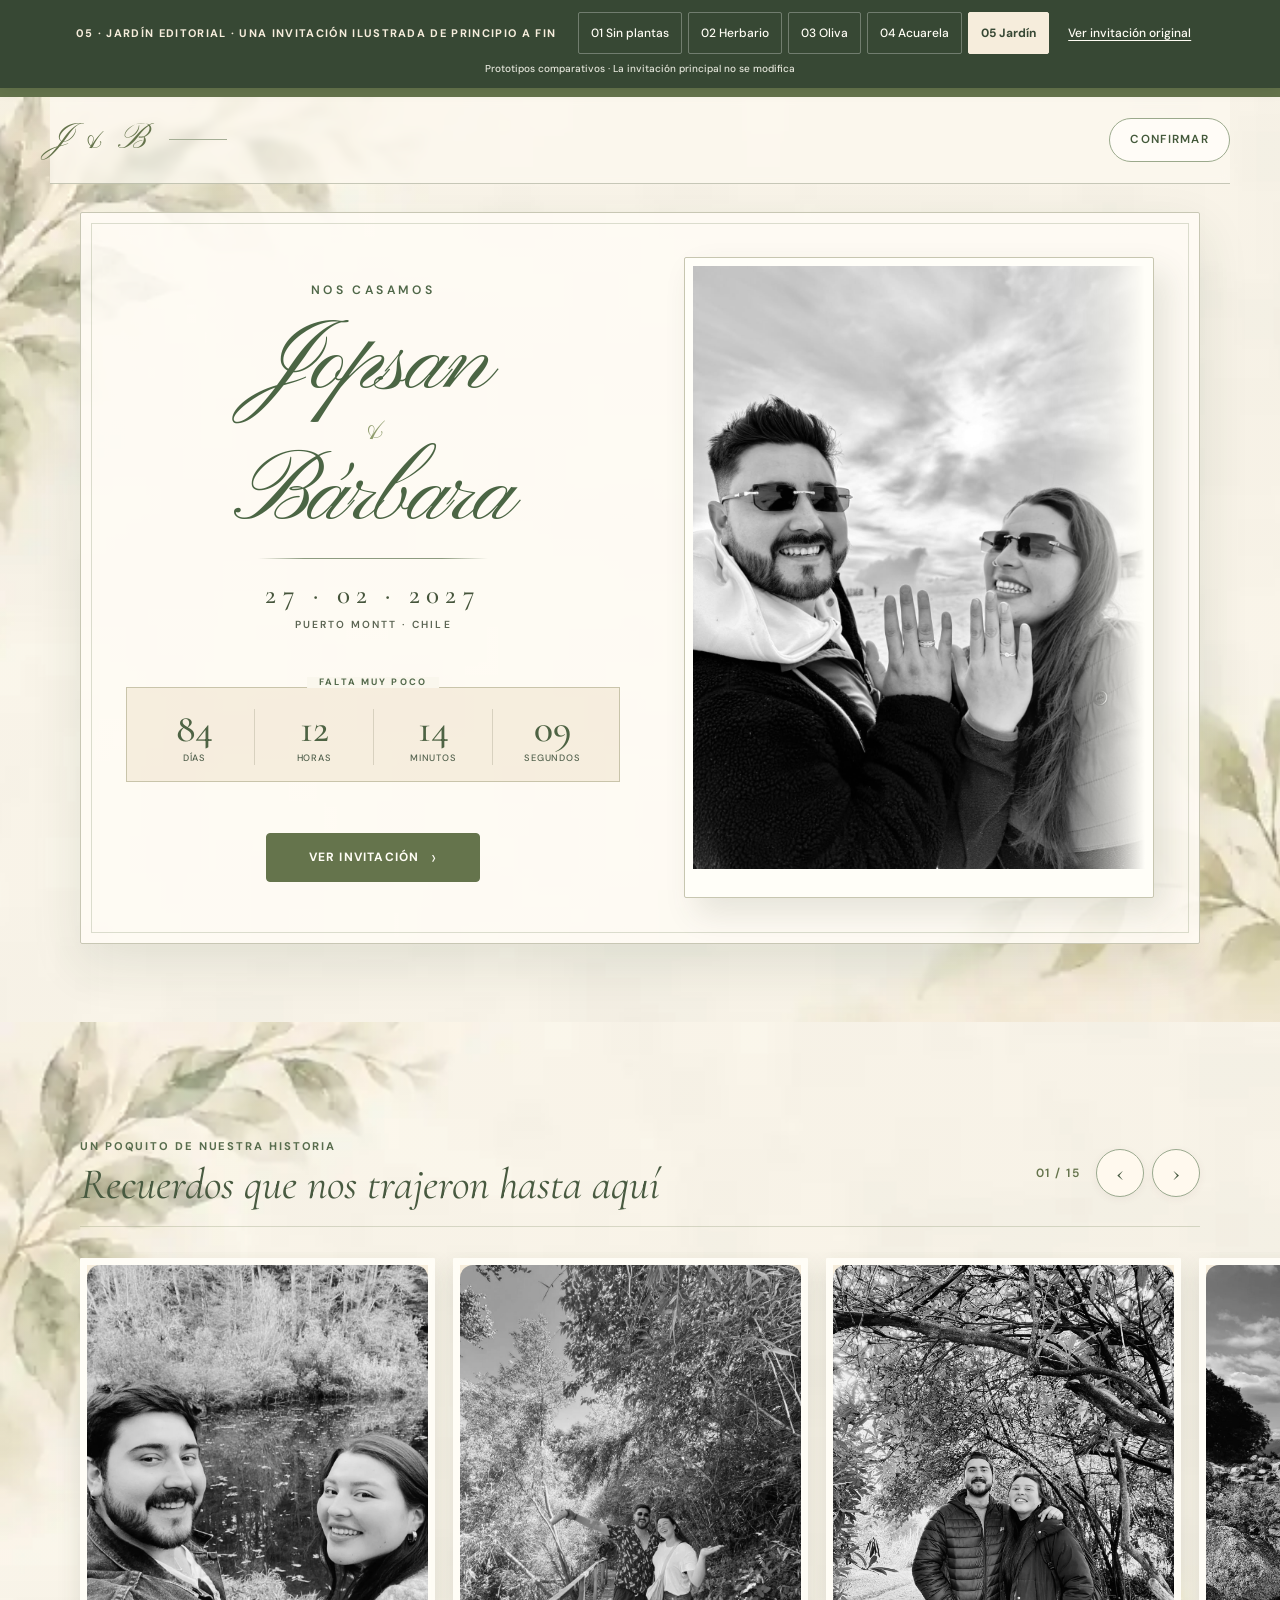
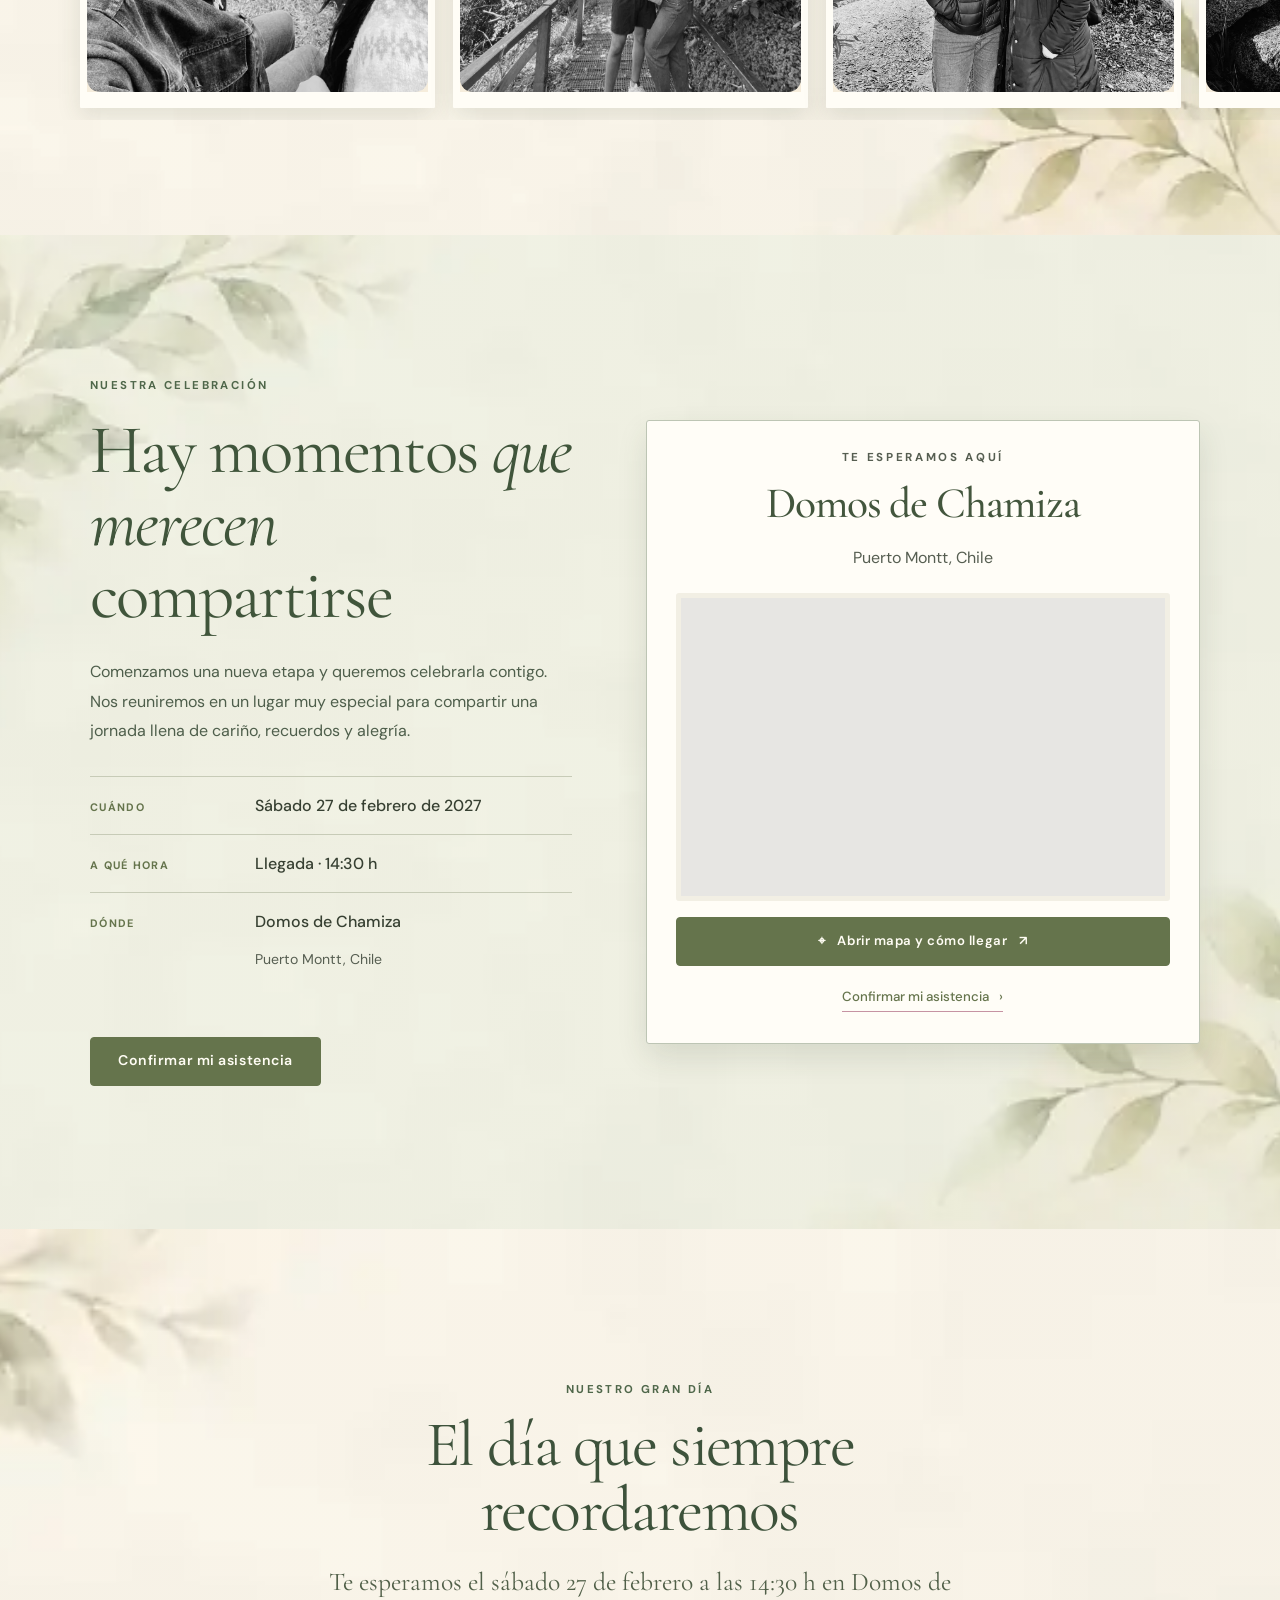
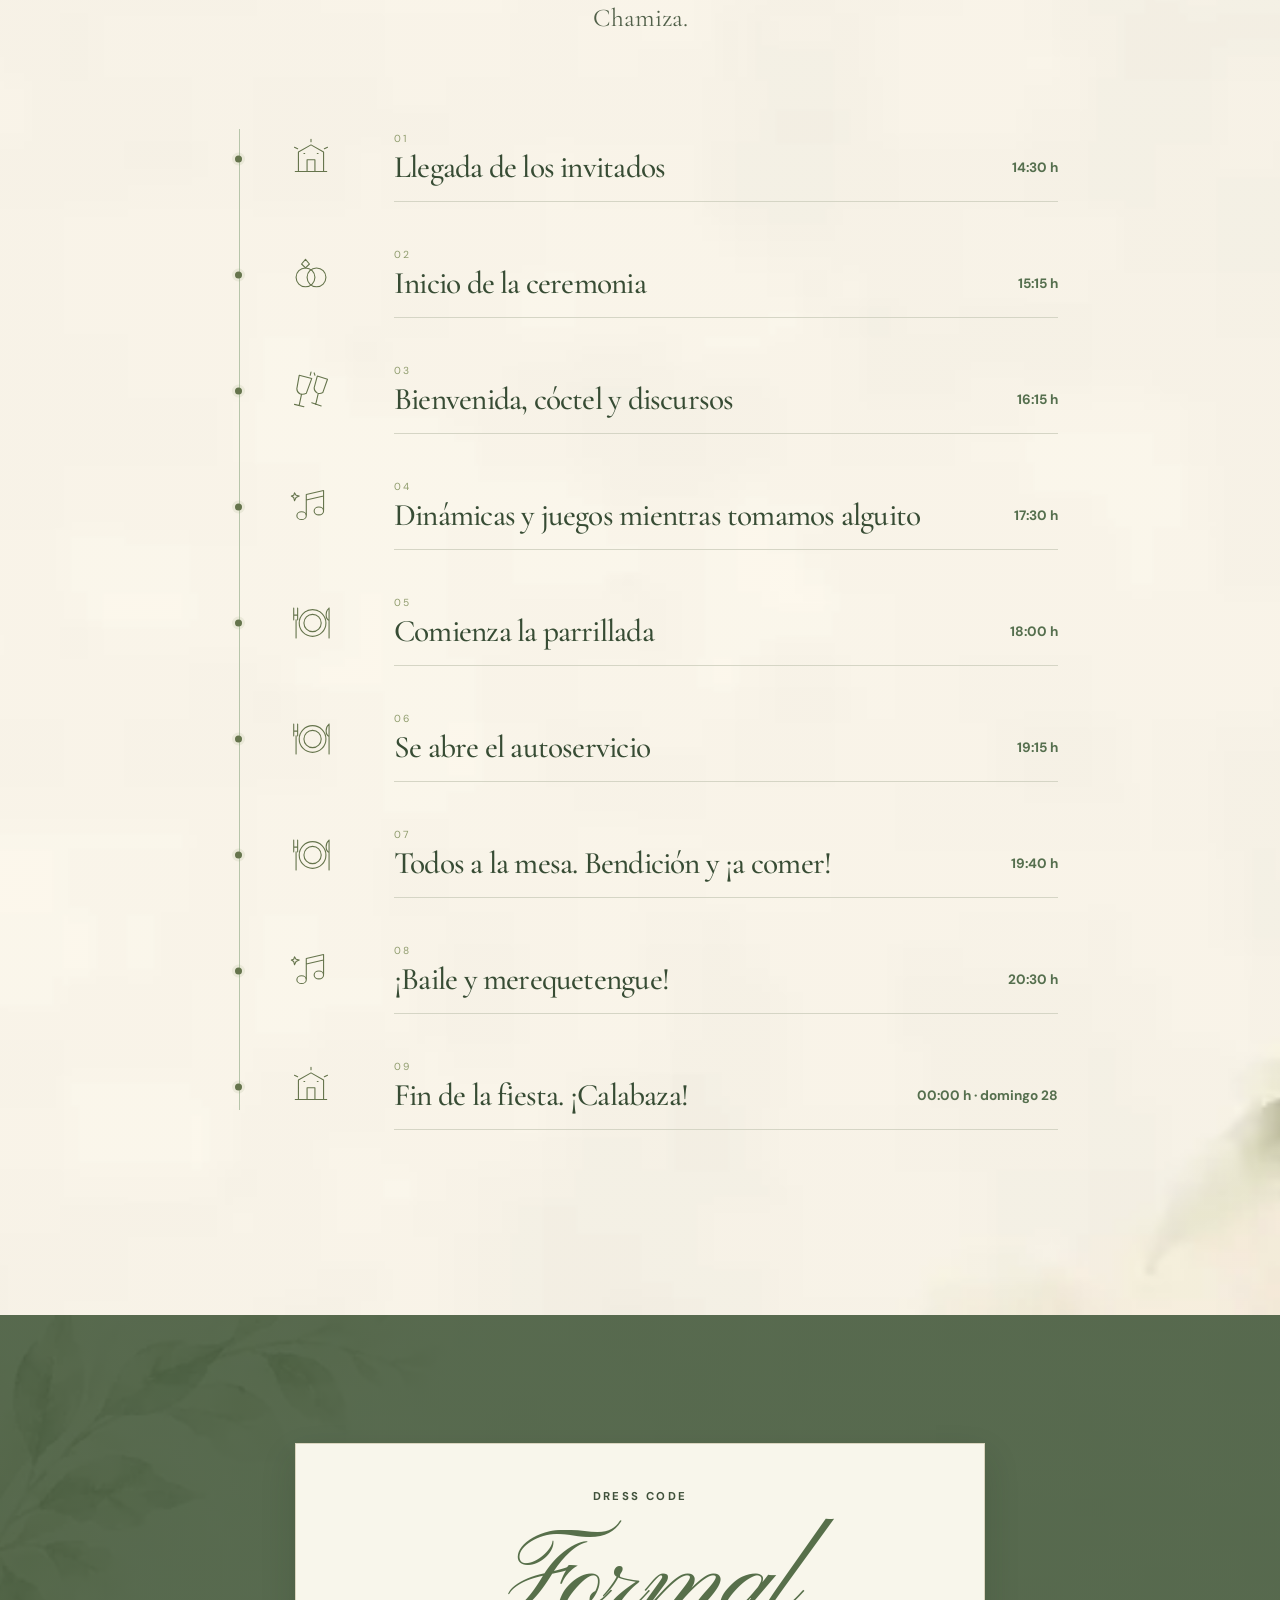
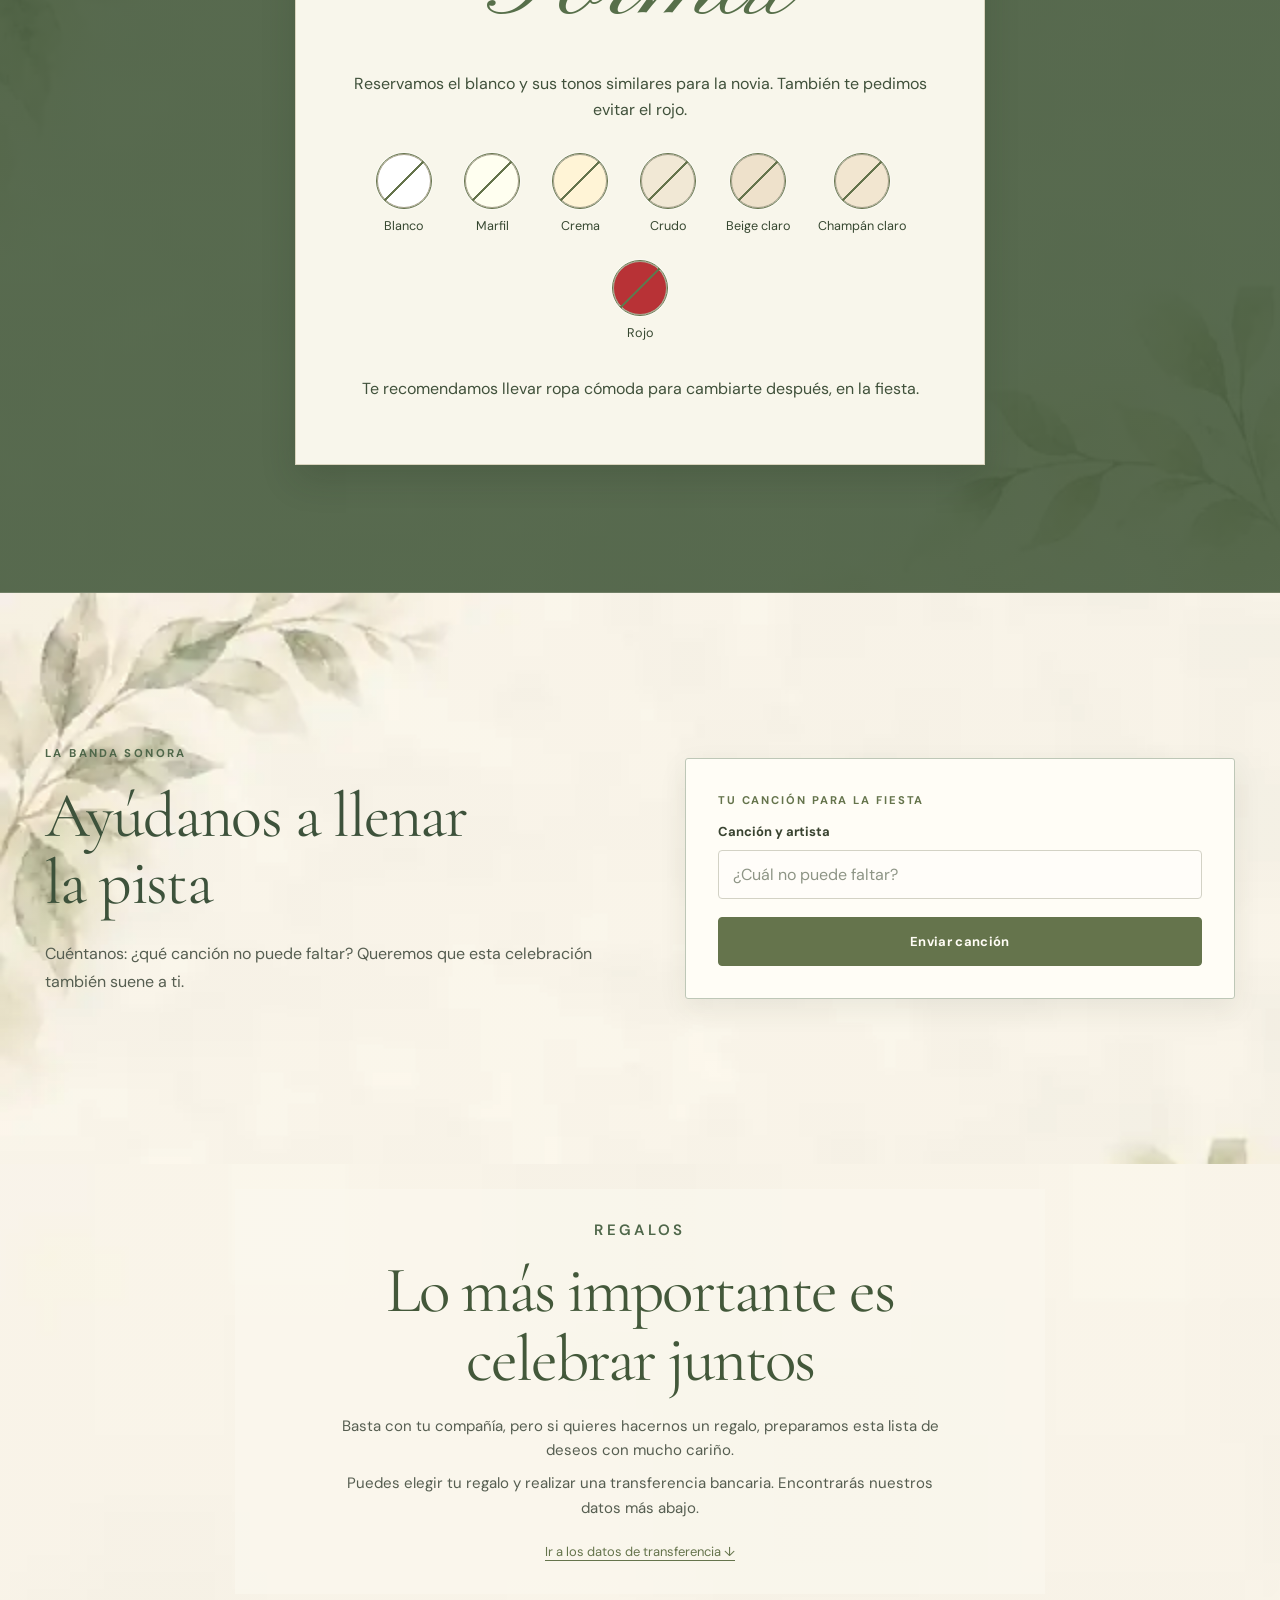
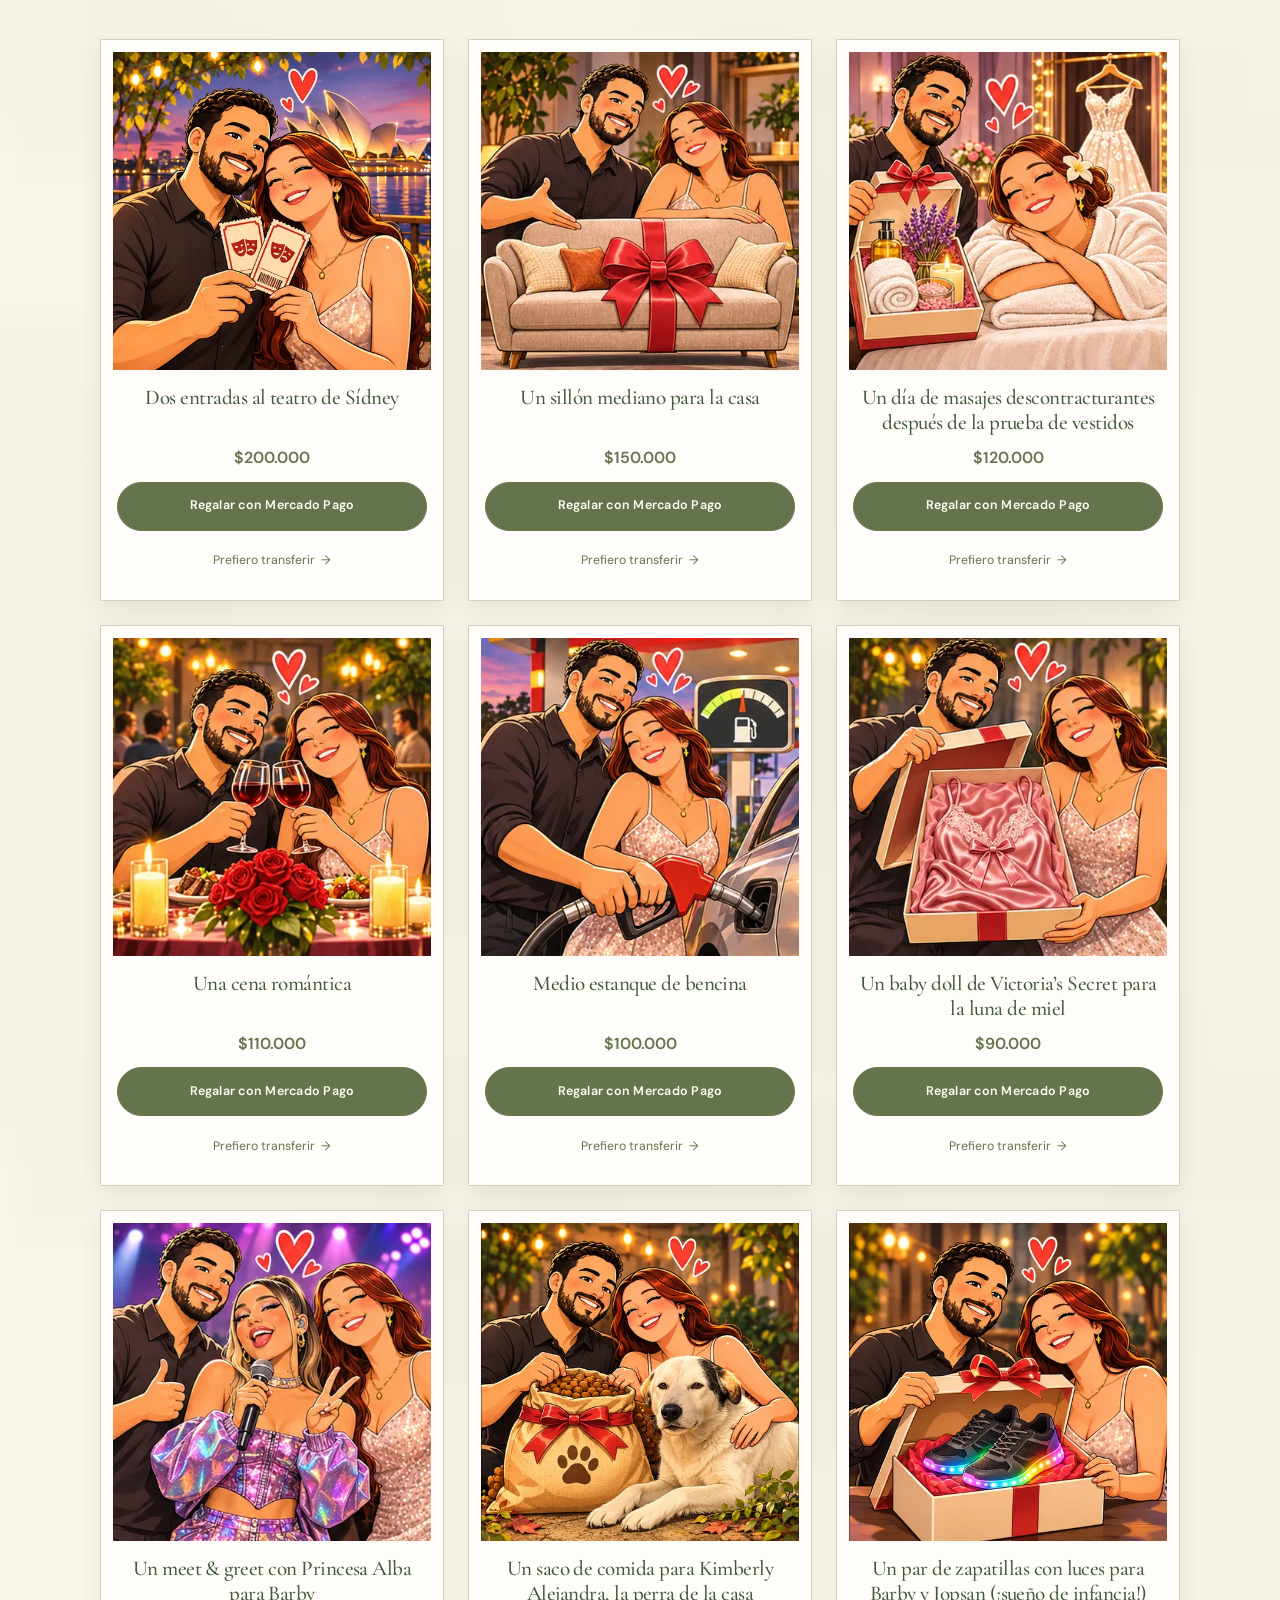
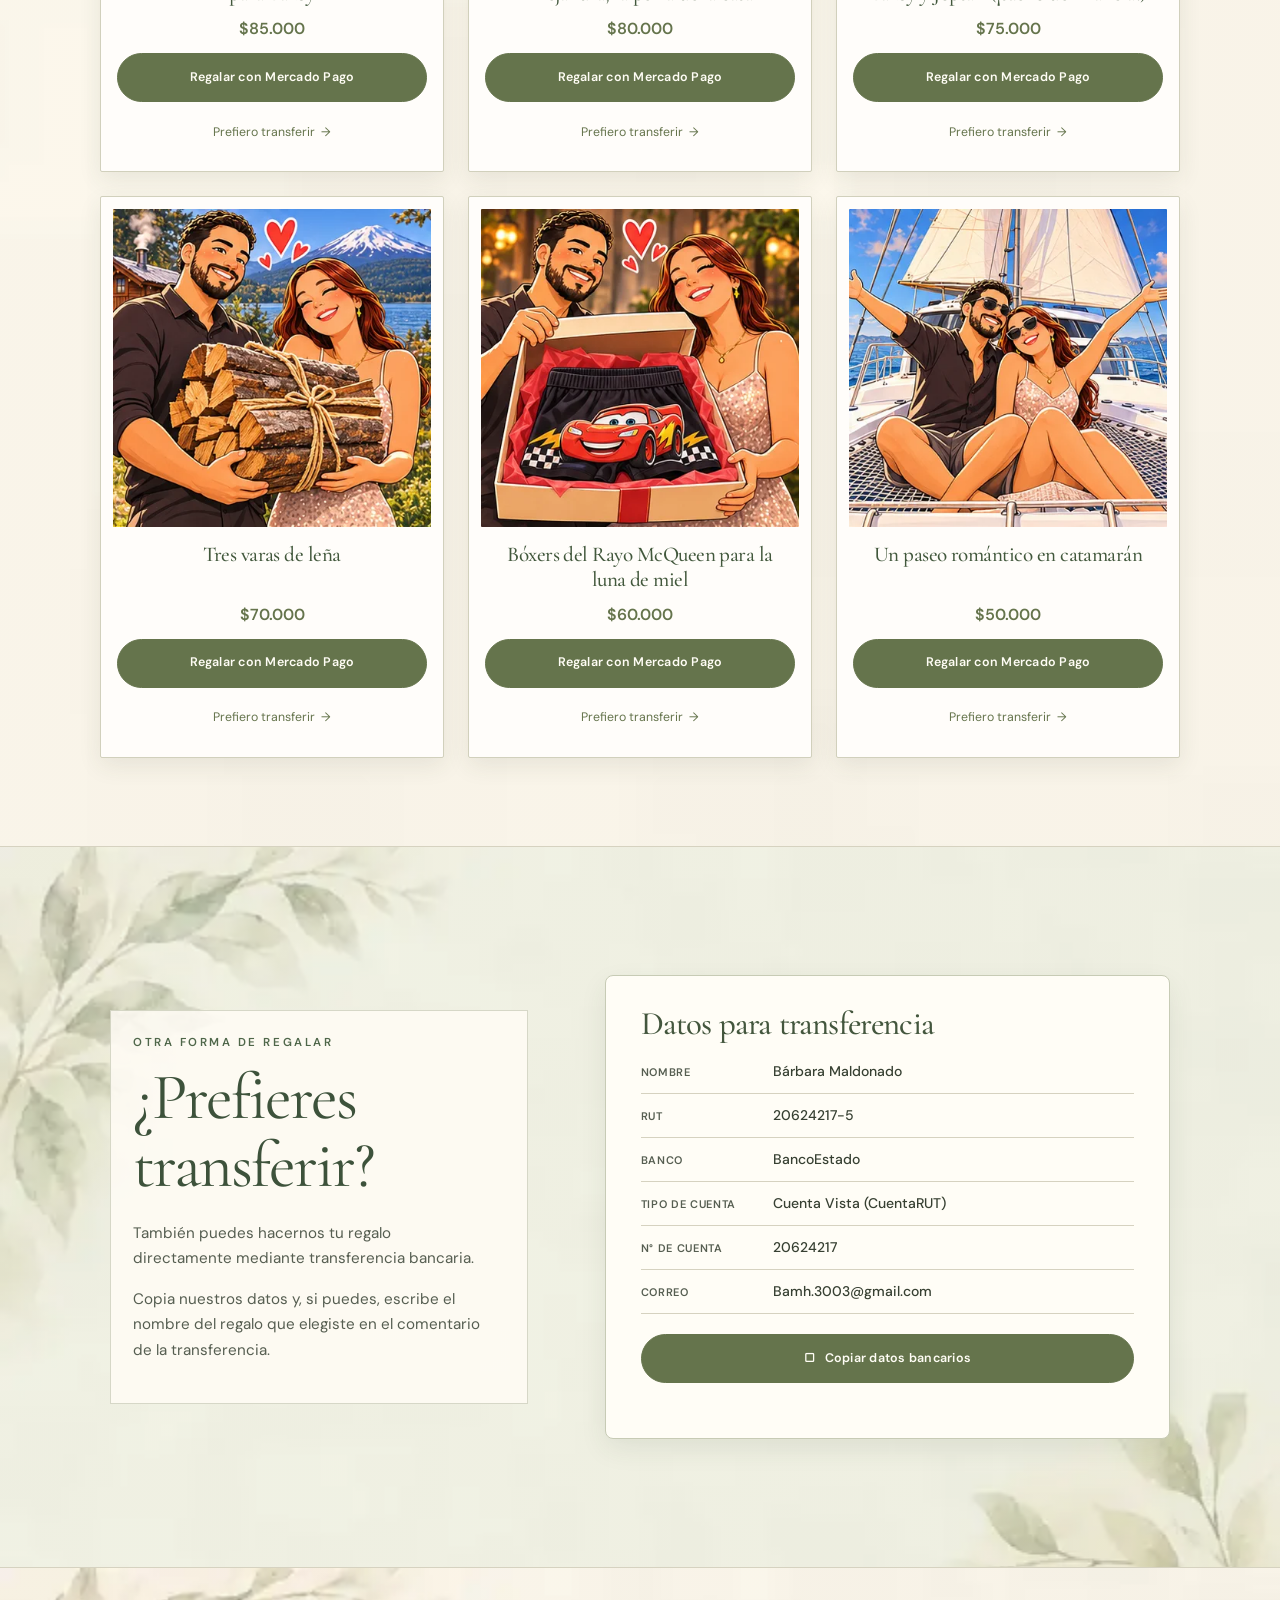
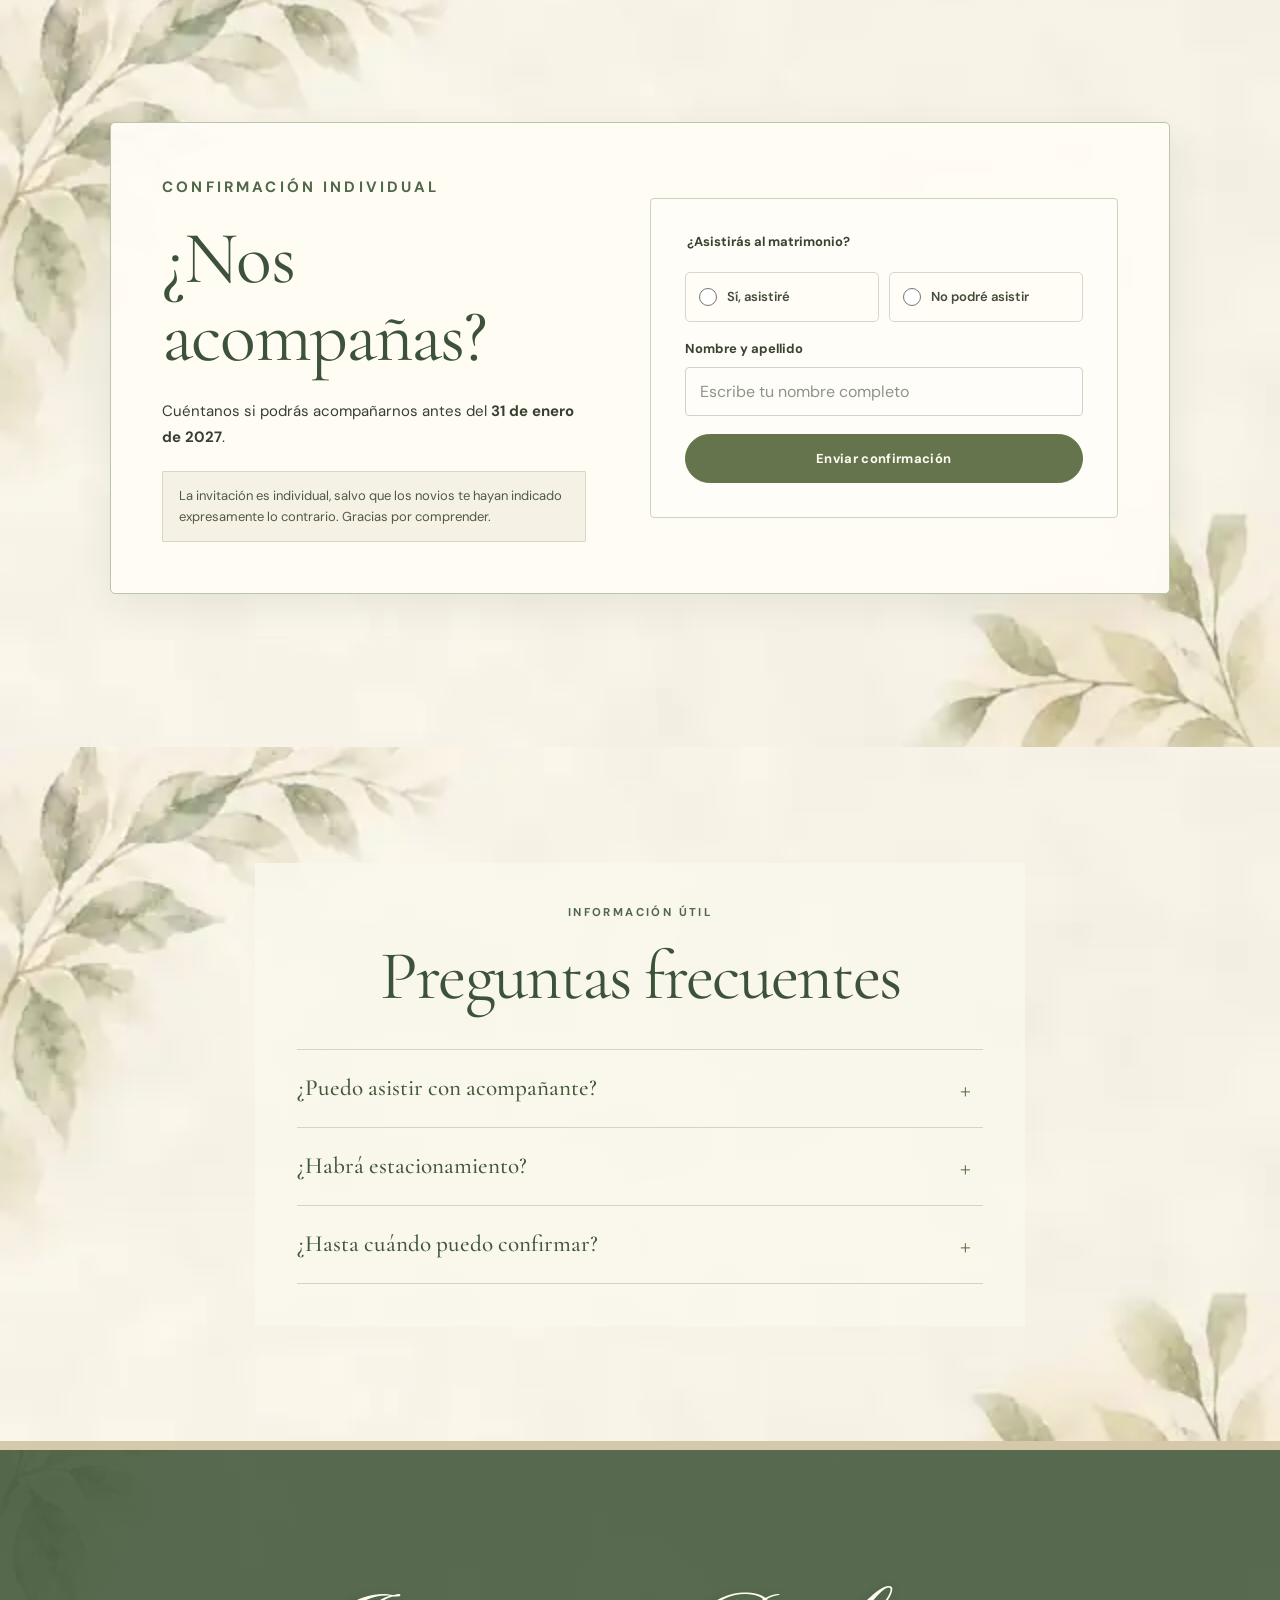
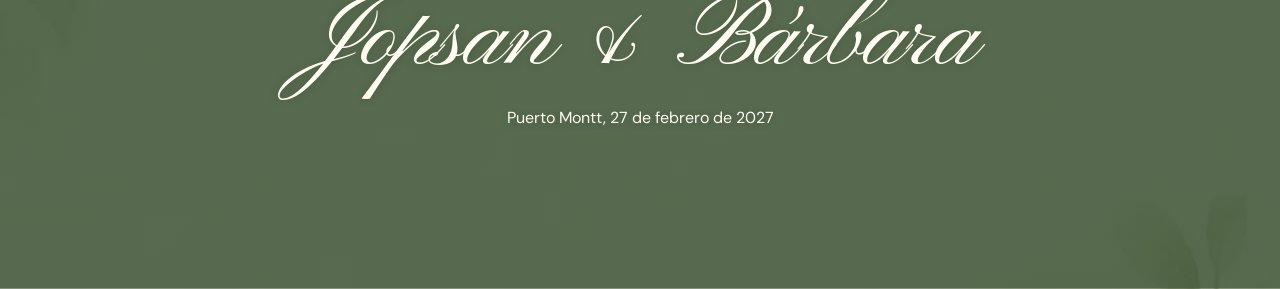
<file: propuesta-5-jardin-editorial/index.html>
<!DOCTYPE html>
<html lang="es">
<head>
  <meta charset="UTF-8" />
  <meta name="viewport" content="width=device-width, initial-scale=1.0" />
  <meta name="theme-color" content="#65744c" />
  <meta name="robots" content="noindex, nofollow" />
  <meta name="description" content="Invitación al matrimonio de Jopsan y Bárbara — 27 de febrero de 2027." />
  <meta property="og:type" content="website">
  <meta property="og:locale" content="es_CL">
  <meta property="og:title" content="Jopsan &amp; Bárbara · Nos casamos">
  <meta property="og:description" content="Te invitamos a celebrar nuestro matrimonio el 27 de febrero de 2027 en Domos de Chamiza, Puerto Montt.">
  <meta property="og:url" content="https://jopsan-barbara.github.io/propuesta-5-jardin-editorial/">
  <meta property="og:image" content="https://jopsan-barbara.github.io/assets/novios-portada.jpg">
  <meta property="og:image:secure_url" content="https://jopsan-barbara.github.io/assets/novios-portada.jpg">
  <meta property="og:image:type" content="image/jpeg">
  <meta property="og:image:alt" content="Fotografía original de Jopsan y Bárbara mostrando sus anillos">
  <meta name="twitter:card" content="summary_large_image">
  <meta name="twitter:title" content="Jopsan &amp; Bárbara · Jardín editorial ilustrado">
  <meta name="twitter:description" content="27 de febrero de 2027 · Domos de Chamiza · Puerto Montt">
  <meta name="twitter:image" content="https://jopsan-barbara.github.io/assets/novios-portada.jpg">
  <title>05 · Jardín editorial ilustrado · Jopsan &amp; Bárbara</title>
  <link rel="preconnect" href="https://fonts.googleapis.com">
  <link rel="preconnect" href="https://fonts.gstatic.com" crossorigin>
  <link href="https://fonts.googleapis.com/css2?family=Cormorant+Garamond:ital,wght@0,400;0,500;0,600;1,400;1,500&family=DM+Sans:wght@400;500;600;700&family=Inter:wght@300;400;500;600&family=Pinyon+Script&display=swap" rel="stylesheet">
  <link rel="stylesheet" href="../wedding-oliva.css?v=20261122-mobile-400-3">
  
  <link rel="stylesheet" href="../texturas-oliva.css?v=20261122-texturas-1">
  <link rel="stylesheet" href="../propuestas-2027.css?v=20261122-redisenio-4">
  <link rel="stylesheet" href="../herbario-2027.css?v=20261122-herbario-flores-1">
  <link rel="stylesheet" href="../timeline-sin-recuadros.css?v=20261122-hitos-2">
  <link rel="stylesheet" href="../jardin-editorial.css?v=20261122-acuarela-raster-3">
</head>
<body class="oliva-theme propuesta-organica propuesta-jardin">
  <a class="skip-link" href="#detalles">Saltar a los detalles</a>
  <div class="preview-bar">
    <strong>05 · Jardín editorial · Una invitación ilustrada de principio a fin</strong>
    <nav aria-label="Comparar propuestas de diseño">
      <a href="../propuesta-1-editorial-botanica/">01 Sin plantas</a>
      <a href="../propuesta-2-romantica-organica/">02 Herbario</a>
      <a href="../propuesta-3-campestre-moderna/">03 Oliva</a>
      <a href="../propuesta-4-clasica-caligrafica/">04 Acuarela</a>
      <a href="../propuesta-5-jardin-editorial/" aria-current="page">05 Jardín</a>
      <a href="../" class="preview-home">Ver invitación original</a>
    </nav>
    <small>Prototipos comparativos · La invitación principal no se modifica</small>
  </div>
  <header class="hero romantic-hero" id="inicio">
    <nav class="nav container" aria-label="Navegación principal">
      <a class="brand" href="#inicio">J &amp; B</a>
      <a class="nav-link" href="#rsvp">Confirmar</a>
    </nav>
    <div class="hero-content container reveal">
      <div class="hero-announcement">
        <p class="eyebrow">Nos casamos</p>
        <h1><span class="hero-name">Jopsan</span><span class="hero-amp">&amp;</span><span class="hero-name">Bárbara</span></h1>
        <svg class="hero-heart" viewBox="0 0 160 70" fill="none" stroke="#7b324a" stroke-width="2.1" stroke-linecap="round" stroke-linejoin="round" aria-hidden="true">
          <path d="M2 38h35M123 38h35" />
          <path d="M74 58C61 46 46 31 46 20c0-10 13-16 23-7 4 4 7 8 8 10 2-6 8-15 17-15 12 0 19 10 17 20-2 12-21 29-34 40" />
          <path d="M91 60C82 51 72 41 73 32c1-10 13-12 19-4 7-11 20-12 25-2 5 12-10 27-26 40" />
        </svg>
        <p class="date">27 · 02 · 2027</p><p class="hero-mininote">Puerto Montt · Chile</p>
      </div>
      <figure class="herb-portrait">
        <img class="hero-photo" src="../assets/novios-portada.jpg" alt="Jopsan y Bárbara sonríen y muestran sus anillos frente a un paisaje nevado" width="1200" height="1600" decoding="async" fetchpriority="high" />
        <span class="herb-photo-paper" aria-hidden="true"></span>
      </figure>
      <div class="hero-countdown" aria-label="Cuenta regresiva para el matrimonio">
        <p class="hero-countdown-label">FALTA MUY POCO</p>
        <div class="countdown" id="countdown" role="timer" aria-live="off">
          <div><strong id="days">—</strong><span>Días</span></div>
          <div><strong id="hours">--</strong><span>Horas</span></div>
          <div><strong id="minutes">--</strong><span>Minutos</span></div>
          <div><strong id="seconds">--</strong><span>Segundos</span></div>
        </div>
      </div>
      <a class="button button-light" href="#detalles">Ver invitación <span aria-hidden="true">›</span></a>
    </div>
  </header>

  <main>
    <section class="memories-strip" aria-label="Recuerdos de Jopsan y Bárbara">
      <div class="container memories-heading">
        <div class="memories-heading-text"><p>UN POQUITO DE NUESTRA HISTORIA</p><span>Recuerdos que nos trajeron hasta aquí</span></div>
        <div class="memories-controls" aria-label="Controles del carrusel">
          <span class="memories-counter" id="memories-counter" aria-label="Fotografía 1 de 15">01 / 15</span>
          <button id="memories-prev" class="memories-arrow" type="button" aria-label="Fotografía anterior">‹</button>
          <button id="memories-next" class="memories-arrow" type="button" aria-label="Fotografía siguiente">›</button>
        </div>
      </div>
      <div class="memories-viewport" id="memories-viewport" aria-label="Galería de 15 fotografías de Jopsan y Bárbara" aria-roledescription="carrusel" tabindex="0">
        <div class="memories-track" id="memories-track">
          <figure class="memory-slide"><img src="../assets/galeria-2027/recuerdo-01.webp" alt="Jopsan y Bárbara junto a un lago" loading="lazy"></figure>
        </div>
      </div>
    </section>
    <div class="herb-paper-seam" aria-hidden="true"></div>
    <section class="section celebration" id="detalles">
      <div class="container celebration-layout">
        <div class="celebration-story">
          <p class="section-kicker">NUESTRA CELEBRACIÓN</p>
          <h2>Hay momentos <em>que merecen</em> compartirse</h2>
          <p class="celebration-copy">Comenzamos una nueva etapa y queremos celebrarla contigo. Nos reuniremos en un lugar muy especial para compartir una jornada llena de cariño, recuerdos y alegría.</p>
          <div class="celebration-facts" aria-label="Datos importantes de la celebración">
            <div><span class="fact-label">CUÁNDO</span><strong>Sábado 27 de febrero de 2027</strong></div>
            <div><span class="fact-label">A QUÉ HORA</span><strong>Llegada · 14:30 h</strong></div>
            <div><span class="fact-label">DÓNDE</span><strong>Domos de Chamiza</strong><span>Puerto Montt, Chile</span></div>
          </div>
          <a class="button celebrate-cta" href="#rsvp">Confirmar mi asistencia</a>
        </div>
        <div class="celebration-location">
          <div class="location-card">
            <p class="location-eyebrow">TE ESPERAMOS AQUÍ</p>
            <h3>Domos de Chamiza</h3>
            <p>Puerto Montt, Chile</p>
            <div class="map-preview">
              <iframe title="Mapa de Domos de Chamiza, Puerto Montt" loading="lazy" referrerpolicy="no-referrer-when-downgrade" src="https://www.google.com/maps?q=Domos%20de%20Chamiza%2C%20Puerto%20Montt%2C%20Chile&amp;output=embed"></iframe>
            </div>
            <a class="map-cta" href="https://maps.app.goo.gl/zymREpPr2wvXvVBv8?g_st=iw" target="_blank" rel="noopener noreferrer"><span aria-hidden="true">⌖</span> Abrir mapa y cómo llegar <span aria-hidden="true">↗</span></a>
            <a class="location-rsvp" href="#rsvp">Confirmar mi asistencia <span aria-hidden="true">›</span></a>
          </div>
        </div>
      </div>
    </section>

    <div class="herb-paper-seam herb-paper-seam--sage" aria-hidden="true"></div>
    <section class="section timing" id="cronograma" aria-label="Nuestro gran día"><div class="container narrow center"><p class="section-kicker">NUESTRO GRAN DÍA</p><h2 class="timing-title">El día que siempre recordaremos</h2><p class="timing-intro">Te esperamos el sábado 27 de febrero a las 14:30 h en Domos de Chamiza.</p></div><div class="timeline"><svg class="timeline-path" viewBox="0 0 440 940" preserveAspectRatio="none" aria-hidden="true"><path d="M220 40 C420 80 420 200 220 230 S20 380 220 420 S420 580 220 610 S20 770 220 800 L220 900" /></svg><ol><li class="timeline-item reveal"><div class="moment-icon"><svg class="" viewBox="0 0 56 56" fill="none" stroke="currentColor" stroke-width="1.5" stroke-linecap="round" stroke-linejoin="round" aria-hidden="true"><path d="M12 44V19l16-9 16 9v25M8 44h40M23 44V29h10v15M19 21h1m16 0h1"/><path d="M7 13l4 2m34 0 4-2M28 3v3"/></svg></div><div class="moment-copy"><span class="moment-number">01</span><h3>Llegada de los invitados</h3><p>14:30 h</p></div></li>
<li class="timeline-item reveal"><div class="moment-icon"><svg class="" viewBox="0 0 56 56" fill="none" stroke="currentColor" stroke-width="1.5" stroke-linecap="round" stroke-linejoin="round" aria-hidden="true"><circle cx="21" cy="31" r="12"/><circle cx="35" cy="31" r="12"/><path d="m16 14 5-6 5 6-5 5-5-5Z"/></svg></div><div class="moment-copy"><span class="moment-number">02</span><h3>Inicio de la ceremonia</h3><p>15:15 h</p></div></li>
<li class="timeline-item reveal"><div class="moment-icon"><svg class="" viewBox="0 0 56 56" fill="none" stroke="currentColor" stroke-width="1.5" stroke-linecap="round" stroke-linejoin="round" aria-hidden="true"><path d="m13 8 16 4-7 19c-6 3-12 0-12-6l3-17Zm23 1 13 4-6 17c-5 3-11 0-11-6l4-15ZM16 32l-3 14m-6-1 12 3m18-16-3 13m-5-2 12 4M28 4l-1 4m5-3 1 3"/></svg></div><div class="moment-copy"><span class="moment-number">03</span><h3>Bienvenida, cóctel y discursos</h3><p>16:15 h</p></div></li>
<li class="timeline-item reveal"><div class="moment-icon"><svg class="" viewBox="0 0 56 56" fill="none" stroke="currentColor" stroke-width="1.5" stroke-linecap="round" stroke-linejoin="round" aria-hidden="true"><path d="M22 38V12l22-5v25M22 19l22-5"/><ellipse cx="16" cy="39" rx="6" ry="5"/><ellipse cx="38" cy="33" rx="6" ry="5"/><path d="m7 10 2 3 4 1-4 2-2 4-1-4-3-2 3-1Z"/></svg></div><div class="moment-copy"><span class="moment-number">04</span><h3>Dinámicas y juegos mientras tomamos alguito</h3><p>17:30 h</p></div></li>
<li class="timeline-item reveal"><div class="moment-icon"><svg class="" viewBox="0 0 56 56" fill="none" stroke="currentColor" stroke-width="1.5" stroke-linecap="round" stroke-linejoin="round" aria-hidden="true"><circle cx="30" cy="28" r="17"/><circle cx="30" cy="28" r="11"/><path d="M6 9v15m5-15v15M6 18h5M9 24v23M51 9v38M51 9c-5 4-5 13 0 16"/></svg></div><div class="moment-copy"><span class="moment-number">05</span><h3>Comienza la parrillada</h3><p>18:00 h</p></div></li>
<li class="timeline-item reveal"><div class="moment-icon"><svg class="" viewBox="0 0 56 56" fill="none" stroke="currentColor" stroke-width="1.5" stroke-linecap="round" stroke-linejoin="round" aria-hidden="true"><circle cx="30" cy="28" r="17"/><circle cx="30" cy="28" r="11"/><path d="M6 9v15m5-15v15M6 18h5M9 24v23M51 9v38M51 9c-5 4-5 13 0 16"/></svg></div><div class="moment-copy"><span class="moment-number">06</span><h3>Se abre el autoservicio</h3><p>19:15 h</p></div></li>
<li class="timeline-item reveal"><div class="moment-icon"><svg class="" viewBox="0 0 56 56" fill="none" stroke="currentColor" stroke-width="1.5" stroke-linecap="round" stroke-linejoin="round" aria-hidden="true"><circle cx="30" cy="28" r="17"/><circle cx="30" cy="28" r="11"/><path d="M6 9v15m5-15v15M6 18h5M9 24v23M51 9v38M51 9c-5 4-5 13 0 16"/></svg></div><div class="moment-copy"><span class="moment-number">07</span><h3>Todos a la mesa. Bendición y ¡a comer!</h3><p>19:40 h</p></div></li>
<li class="timeline-item reveal"><div class="moment-icon"><svg class="" viewBox="0 0 56 56" fill="none" stroke="currentColor" stroke-width="1.5" stroke-linecap="round" stroke-linejoin="round" aria-hidden="true"><path d="M22 38V12l22-5v25M22 19l22-5"/><ellipse cx="16" cy="39" rx="6" ry="5"/><ellipse cx="38" cy="33" rx="6" ry="5"/><path d="m7 10 2 3 4 1-4 2-2 4-1-4-3-2 3-1Z"/></svg></div><div class="moment-copy"><span class="moment-number">08</span><h3>¡Baile y merequetengue!</h3><p>20:30 h</p></div></li>
<li class="timeline-item reveal"><div class="moment-icon"><svg class="" viewBox="0 0 56 56" fill="none" stroke="currentColor" stroke-width="1.5" stroke-linecap="round" stroke-linejoin="round" aria-hidden="true"><path d="M12 44V19l16-9 16 9v25M8 44h40M23 44V29h10v15M19 21h1m16 0h1"/><path d="M7 13l4 2m34 0 4-2M28 3v3"/></svg></div><div class="moment-copy"><span class="moment-number">09</span><h3>Fin de la fiesta. ¡Calabaza!</h3><p>00:00 h · domingo 28</p></div></li></ol></div></section>
    <div class="herb-paper-seam" aria-hidden="true"></div>
    <section class="section dress reveal">
      <div class="container narrow center">
        <p class="section-kicker">DRESS CODE</p>

        <h2>Formal</h2>
        <p>Reservamos el blanco y sus tonos similares para la novia. También te pedimos evitar el rojo.</p>
        <ul class="reserved-palette" aria-label="Colores que solicitamos evitar">
          <li><span style="--swatch:#ffffff"></span>Blanco</li><li><span style="--swatch:#fffff0"></span>Marfil</li><li><span style="--swatch:#fff4d6"></span>Crema</li><li><span style="--swatch:#f1e8d5"></span>Crudo</li><li><span style="--swatch:#eee1cb"></span>Beige claro</li><li><span style="--swatch:#f2e6d0"></span>Champán claro</li><li><span style="--swatch:#b83236"></span>Rojo</li>
        </ul><p>Te recomendamos llevar ropa cómoda para cambiarte después, en la fiesta.</p>

      </div>
    </section>

    <div class="herb-paper-seam herb-paper-seam--sage" aria-hidden="true"></div>
    <section class="section playlist reveal">
      <div class="container split align-center playlist-layout">
        <div>
          <p class="section-kicker">LA BANDA SONORA</p>
          <h2>Ayúdanos a llenar la pista</h2>
          <p>Cuéntanos: ¿qué canción no puede faltar? Queremos que esta celebración también suene a ti.</p>
        </div>
        <div class="song-card"><p class="song-card-heading">TU CANCIÓN PARA LA FIESTA</p>
        <form class="wedding-form" id="song-form" data-kind="public-song">
  <label class="field" for="song-name"><span class="field-label">Canción y artista</span>
    <input id="song-name" name="song" type="text" maxlength="200" placeholder="¿Cuál no puede faltar?" required>
  </label>
  <button class="form-submit" type="submit">Enviar canción</button>
  <p class="form-status" role="status" aria-live="polite"></p>
  <a class="form-backup" hidden target="_blank" rel="noopener noreferrer">Abrir formulario alternativo</a>
</form>
        </div>
      </div>
    </section>

    <div class="herb-paper-seam" aria-hidden="true"></div>
    <section class="section gifts" id="regalos" aria-labelledby="gift-heading">
<div class="gift-intro"><p class="gift-kicker">Regalos</p><h2 id="gift-heading">Lo más importante es<br>celebrar juntos</h2><p>Basta con tu compañía, pero si quieres hacernos un regalo, preparamos esta lista de deseos con mucho cariño.</p><p id="gift-payment-intro">Puedes elegir tu regalo y realizar una transferencia bancaria. Encontrarás nuestros datos más abajo.</p><a class="jump" href="#datos-transferencia">Ir a los datos de transferencia ↓</a></div>
<div class="catalog" id="gift-catalog"><article class="gift" data-index="0"><div class="illustration"><img src="../assets/gifts/teatro-sidney.webp" alt="" loading="lazy" decoding="async" width="520" height="520"></div><div class="gift-caption"><h3>Dos entradas al teatro de Sídney</h3><strong>$200.000</strong></div><div class="actions"><a class="pay" data-pay="teatro-sidney" hidden target="_blank" rel="noopener noreferrer">Regalar con Mercado Pago</a><a class="transfer" data-transfer="0" href="#datos-transferencia" aria-label="Transferir $200.000 por Dos entradas al teatro de Sídney">Prefiero transferir <span aria-hidden="true">→</span></a></div></article>
<article class="gift" data-index="1"><div class="illustration"><img src="../assets/gifts/sillon.webp" alt="" loading="lazy" decoding="async" width="520" height="520"></div><div class="gift-caption"><h3>Un sillón mediano para la casa</h3><strong>$150.000</strong></div><div class="actions"><a class="pay" data-pay="sillon" hidden target="_blank" rel="noopener noreferrer">Regalar con Mercado Pago</a><a class="transfer" data-transfer="1" href="#datos-transferencia" aria-label="Transferir $150.000 por Un sillón mediano para la casa">Prefiero transferir <span aria-hidden="true">→</span></a></div></article>
<article class="gift" data-index="2"><div class="illustration"><img src="../assets/gifts/masajes.webp" alt="" loading="lazy" decoding="async" width="520" height="520"></div><div class="gift-caption"><h3>Un día de masajes descontracturantes después de la prueba de vestidos</h3><strong>$120.000</strong></div><div class="actions"><a class="pay" data-pay="masajes" hidden target="_blank" rel="noopener noreferrer">Regalar con Mercado Pago</a><a class="transfer" data-transfer="2" href="#datos-transferencia" aria-label="Transferir $120.000 por Un día de masajes descontracturantes después de la prueba de vestidos">Prefiero transferir <span aria-hidden="true">→</span></a></div></article>
<article class="gift" data-index="3"><div class="illustration"><img src="../assets/gifts/cena.webp" alt="" loading="lazy" decoding="async" width="520" height="520"></div><div class="gift-caption"><h3>Una cena romántica</h3><strong>$110.000</strong></div><div class="actions"><a class="pay" data-pay="cena" hidden target="_blank" rel="noopener noreferrer">Regalar con Mercado Pago</a><a class="transfer" data-transfer="3" href="#datos-transferencia" aria-label="Transferir $110.000 por Una cena romántica">Prefiero transferir <span aria-hidden="true">→</span></a></div></article>
<article class="gift" data-index="4"><div class="illustration"><img src="../assets/gifts/bencina.webp" alt="" loading="lazy" decoding="async" width="520" height="520"></div><div class="gift-caption"><h3>Medio estanque de bencina</h3><strong>$100.000</strong></div><div class="actions"><a class="pay" data-pay="bencina" hidden target="_blank" rel="noopener noreferrer">Regalar con Mercado Pago</a><a class="transfer" data-transfer="4" href="#datos-transferencia" aria-label="Transferir $100.000 por Medio estanque de bencina">Prefiero transferir <span aria-hidden="true">→</span></a></div></article>
<article class="gift" data-index="5"><div class="illustration"><img src="../assets/gifts/baby-doll.webp" alt="" loading="lazy" decoding="async" width="520" height="520"></div><div class="gift-caption"><h3>Un baby doll de Victoria’s Secret para la luna de miel</h3><strong>$90.000</strong></div><div class="actions"><a class="pay" data-pay="baby-doll" hidden target="_blank" rel="noopener noreferrer">Regalar con Mercado Pago</a><a class="transfer" data-transfer="5" href="#datos-transferencia" aria-label="Transferir $90.000 por Un baby doll de Victoria’s Secret para la luna de miel">Prefiero transferir <span aria-hidden="true">→</span></a></div></article>
<article class="gift" data-index="6"><div class="illustration"><img src="../assets/gifts/princesa-alba.webp" alt="" loading="lazy" decoding="async" width="520" height="520"></div><div class="gift-caption"><h3>Un meet &amp; greet con Princesa Alba para Barby</h3><strong>$85.000</strong></div><div class="actions"><a class="pay" data-pay="princesa-alba" hidden target="_blank" rel="noopener noreferrer">Regalar con Mercado Pago</a><a class="transfer" data-transfer="6" href="#datos-transferencia" aria-label="Transferir $85.000 por Un meet &amp; greet con Princesa Alba para Barby">Prefiero transferir <span aria-hidden="true">→</span></a></div></article>
<article class="gift" data-index="7"><div class="illustration"><img src="../assets/gifts/comida-kimberly.webp" alt="" loading="lazy" decoding="async" width="520" height="520"></div><div class="gift-caption"><h3>Un saco de comida para Kimberly Alejandra, la perra de la casa</h3><strong>$80.000</strong></div><div class="actions"><a class="pay" data-pay="comida-kimberly" hidden target="_blank" rel="noopener noreferrer">Regalar con Mercado Pago</a><a class="transfer" data-transfer="7" href="#datos-transferencia" aria-label="Transferir $80.000 por Un saco de comida para Kimberly Alejandra, la perra de la casa">Prefiero transferir <span aria-hidden="true">→</span></a></div></article>
<article class="gift" data-index="8"><div class="illustration"><img src="../assets/gifts/zapatillas-luces.webp" alt="" loading="lazy" decoding="async" width="520" height="520"></div><div class="gift-caption"><h3>Un par de zapatillas con luces para Barby y Jopsan (¡sueño de infancia!)</h3><strong>$75.000</strong></div><div class="actions"><a class="pay" data-pay="zapatillas-luces" hidden target="_blank" rel="noopener noreferrer">Regalar con Mercado Pago</a><a class="transfer" data-transfer="8" href="#datos-transferencia" aria-label="Transferir $75.000 por Un par de zapatillas con luces para Barby y Jopsan (¡sueño de infancia!)">Prefiero transferir <span aria-hidden="true">→</span></a></div></article>
<article class="gift" data-index="9"><div class="illustration"><img src="../assets/gifts/lena.webp" alt="" loading="lazy" decoding="async" width="520" height="520"></div><div class="gift-caption"><h3>Tres varas de leña</h3><strong>$70.000</strong></div><div class="actions"><a class="pay" data-pay="lena" hidden target="_blank" rel="noopener noreferrer">Regalar con Mercado Pago</a><a class="transfer" data-transfer="9" href="#datos-transferencia" aria-label="Transferir $70.000 por Tres varas de leña">Prefiero transferir <span aria-hidden="true">→</span></a></div></article>
<article class="gift" data-index="10"><div class="illustration"><img src="../assets/gifts/boxers.webp" alt="" loading="lazy" decoding="async" width="520" height="520"></div><div class="gift-caption"><h3>Bóxers del Rayo McQueen para la luna de miel</h3><strong>$60.000</strong></div><div class="actions"><a class="pay" data-pay="boxers" hidden target="_blank" rel="noopener noreferrer">Regalar con Mercado Pago</a><a class="transfer" data-transfer="10" href="#datos-transferencia" aria-label="Transferir $60.000 por Bóxers del Rayo McQueen para la luna de miel">Prefiero transferir <span aria-hidden="true">→</span></a></div></article>
<article class="gift" data-index="11"><div class="illustration"><img src="../assets/gifts/catamaran.webp" alt="" loading="lazy" decoding="async" width="520" height="520"></div><div class="gift-caption"><h3>Un paseo romántico en catamarán</h3><strong>$50.000</strong></div><div class="actions"><a class="pay" data-pay="catamaran" hidden target="_blank" rel="noopener noreferrer">Regalar con Mercado Pago</a><a class="transfer" data-transfer="11" href="#datos-transferencia" aria-label="Transferir $50.000 por Un paseo romántico en catamarán">Prefiero transferir <span aria-hidden="true">→</span></a></div></article></div>

<section class="bank-section" id="datos-transferencia" aria-labelledby="bankheading"><div class="bank-wrap"><div class="bank-intro"><div class="gift-kicker">Otra forma de regalar</div><h2 id="bankheading">¿Prefieres<br>transferir?</h2><p>También puedes hacernos tu regalo directamente mediante transferencia bancaria.</p><p>Copia nuestros datos y, si puedes, escribe el nombre del regalo que elegiste en el comentario de la transferencia.</p><div id="selection" class="selection" aria-live="polite"></div></div><div class="bank-card"><h3>Datos para transferencia</h3><dl id="bank-details"><div><dt>Nombre</dt><dd>Bárbara Maldonado</dd></div><div><dt>RUT</dt><dd>20624217-5</dd></div><div><dt>Banco</dt><dd>BancoEstado</dd></div><div><dt>Tipo de cuenta</dt><dd>Cuenta Vista (CuentaRUT)</dd></div><div><dt>N° de cuenta</dt><dd>20624217</dd></div><div><dt>Correo</dt><dd>Bamh.3003@gmail.com</dd></div></dl><button class="copy" id="copy-bank" type="button">▢ &nbsp; Copiar datos bancarios</button><p class="feedback" id="copy-bank-status" role="status"></p></div></div></section>
</section>
<script src="../gifts.js?v=lista-12-pagos-completos" defer></script>

    <div class="herb-paper-seam" aria-hidden="true"></div>
    <section class="section rsvp" id="rsvp">
      <div class="container rsvp-layout reveal">
        <div class="rsvp-intro">
          <p class="section-kicker">CONFIRMACIÓN INDIVIDUAL</p>
          <h2 id="guest-title">¿Nos acompañas?</h2>
          <p id="guest-copy">Cuéntanos si podrás acompañarnos antes del <strong>31 de enero de 2027</strong>.</p>
          <p class="rsvp-individual-note">La invitación es individual, salvo que los novios te hayan indicado expresamente lo contrario. Gracias por comprender.</p>
        </div>
        <div class="form-shell">
  <form class="wedding-form" id="rsvp-form" data-kind="public-rsvp">
    <fieldset>
      <legend>¿Asistirás al matrimonio?</legend>
      <div class="choices">
        <label class="choice"><input type="radio" name="attends" value="Sí" required><span>Sí, asistiré</span></label>
        <label class="choice"><input type="radio" name="attends" value="No" required><span>No podré asistir</span></label>
      </div>
    </fieldset>
    <label class="field" for="rsvp-fullname"><span class="field-label">Nombre y apellido</span>
      <input id="rsvp-fullname" type="text" name="fullName" maxlength="200" autocomplete="name" placeholder="Escribe tu nombre completo" required>
    </label>
    <button class="form-submit" type="submit">Enviar confirmación</button>
    <p class="form-status" role="status" aria-live="polite"></p>
    <a class="form-backup" hidden target="_blank" rel="noopener noreferrer">Abrir formulario alternativo</a>
  </form>
  <noscript><p class="form-hint">Activa JavaScript para enviar tu respuesta.</p></noscript>
</div>
      </div>
    </section>

    <div class="herb-paper-seam herb-paper-seam--sage" aria-hidden="true"></div>
    <section class="section faq reveal">
      <div class="container narrow">
        <p class="section-kicker center">INFORMACIÓN ÚTIL</p>
        <h2 class="center">Preguntas frecuentes</h2>
        <details>
          <summary>¿Puedo asistir con acompañante?</summary>
          <p>No. La invitación es individual, salvo que los novios te hayan indicado expresamente lo contrario. Te pedimos que lo comprendas y agradecemos mucho tu respeto por esta decisión.</p>
        </details>
        <details>
          <summary>¿Habrá estacionamiento?</summary>
          <p>Sí, el lugar cuenta con estacionamiento.</p>
        </details>
        <details>
          <summary>¿Hasta cuándo puedo confirmar?</summary>
          <p>Hasta el 31 de enero de 2027 a las 23:59, hora de Chile.</p>
        </details>
      </div>
    </section>
  </main>

  <footer class="footer">
    <div class="container center">
      <p class="footer-names">Jopsan & Bárbara</p>
      <p>Puerto Montt, 27 de febrero de 2027</p>
    </div>
  </footer>

  <script src="../script.js?v=itinerario-1430"></script>
  <script src="../gallery-data.js?v=galeria-15-nueva-1" defer></script>
  <script src="../propuestas-assets.js?v=20261122-1" defer></script>
  <script src="../gallery.js?v=galeria-15-nueva-1" defer></script>
  <script src="../forms-inline.js?v=oliva-form-20261122-2" data-wedding-forms defer></script>
</body>
</html>
</file>
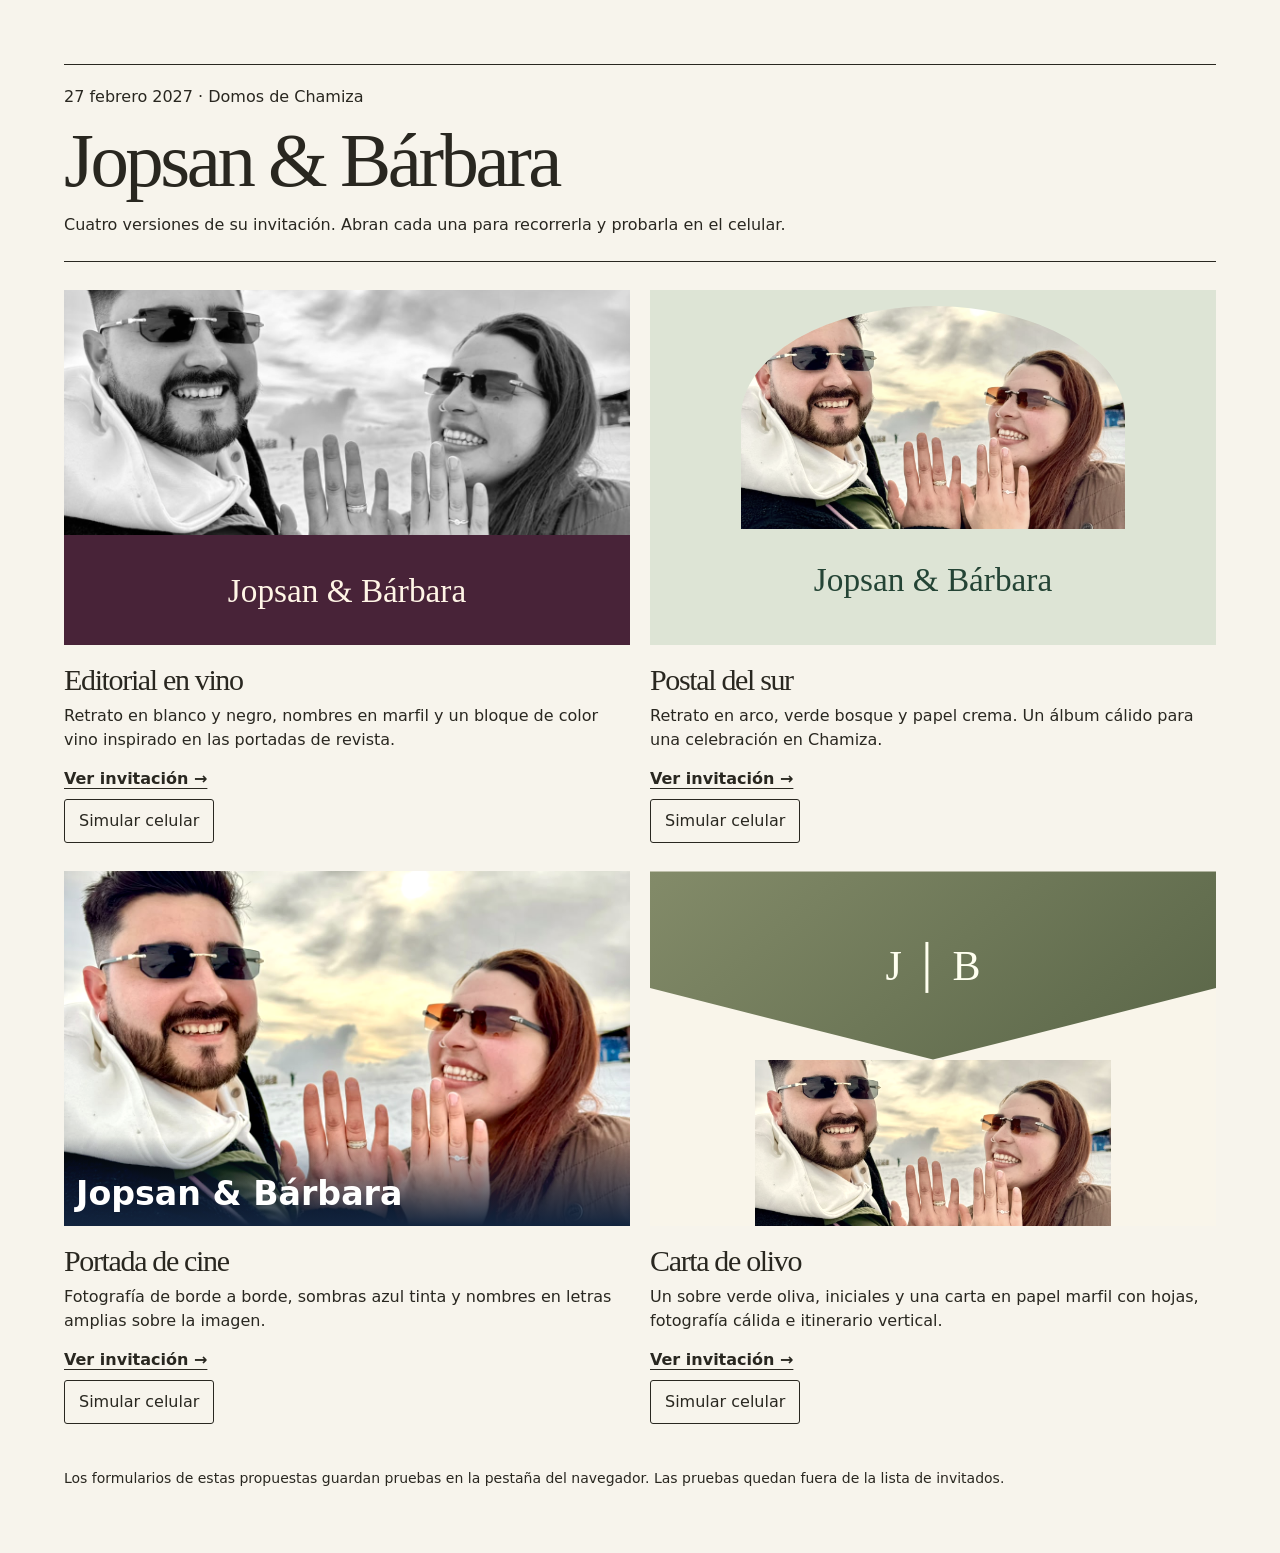
<file: propuestas/index.html>
<!doctype html><html lang="es-CL"><head><meta charset="utf-8"><meta name="viewport" content="width=device-width,initial-scale=1"><meta name="robots" content="noindex,nofollow"><title>Cuatro invitaciones · Jopsan y Bárbara</title><style>
*{box-sizing:border-box}body{margin:0;background:#f7f4ec;color:#292720;font:16px/1.5 system-ui,sans-serif}main{max-width:1300px;margin:auto;padding:clamp(22px,5vw,76px)}header{border-top:1px solid;border-bottom:1px solid;padding:20px 0 24px;margin-bottom:28px}header p{margin:0}h1,h2{font-family:Georgia,serif;font-weight:400;letter-spacing:-.045em;line-height:1.1}h1{font-size:clamp(38px,6vw,82px);margin:10px 0}section{display:grid;grid-template-columns:repeat(3,minmax(0,1fr));gap:20px}a{color:inherit;text-decoration:none;display:block}a:focus-visible{outline:3px solid #977300;outline-offset:4px}.sample{height:clamp(235px,28vw,355px);overflow:hidden;display:flex;flex-direction:column;position:relative}.sample img{width:100%;height:69%;object-fit:cover;object-position:50% 50%}.sample span{font:normal clamp(25px,2.6vw,42px)/1 Georgia,serif;align-self:center;margin:auto}.one{background:#482338;color:#fff5e6}.one img{filter:grayscale(1)}.two{background:#dde4d5;color:#244435;padding:16px}.two img{width:72%;margin:0 auto;border-radius:50% 50% 0 0;filter:sepia(.12) saturate(.74)}.three img{height:100%;filter:saturate(.82) contrast(1.09)}.three span{position:absolute;bottom:0;left:0;padding:40px 12px 16px;color:white;width:100%;background:linear-gradient(transparent,#12243e);font-family:system-ui;font-weight:700}h2{font-size:30px;margin:18px 0 8px}article p{margin:5px 0 15px}strong{text-decoration:underline;text-underline-offset:4px}footer{margin-top:36px;font-size:14px}@media(max-width:750px){section{grid-template-columns:1fr}.sample{height:290px}article{margin-bottom:15px}}dialog{background:#f7f4ec;color:#292720;padding:8px;border:1px solid;border-radius:12px;max-width:98vw}dialog::backdrop{background:#151921bb}dialog iframe{display:block;width:390px;max-width:90vw;height:73vh;border:0}button{border:1px solid currentColor;background:transparent;color:inherit;font:inherit;padding:9px 14px;min-height:44px;margin:8px 0;cursor:pointer;border-radius:3px}@media(min-width:751px){section{grid-template-columns:repeat(2,minmax(0,1fr))}}.four{background:#f9f5ea;align-items:center}.four .flap{height:53%;width:100%;display:grid;place-items:center;background:linear-gradient(140deg,#838b69,#596547);color:ivory;clip-path:polygon(0 0,100% 0,100% 62%,50% 100%,0 62%);font:42px Georgia,serif}.four img{height:47%;width:63%;object-position:center 50%;filter:saturate(.76) sepia(.16)}</style></head><body><main><header><p>27 febrero 2027 · Domos de Chamiza</p><h1>Jopsan &amp; Bárbara</h1><p>Cuatro versiones de su invitación. Abran cada una para recorrerla y probarla en el celular.</p></header><section>
<article><a href="invitacion.html?estilo=editorial"><div class="sample one"><img src="../assets/novios-portada.jpg" alt=""><span>Jopsan &amp; Bárbara</span></div><h2>Editorial en vino</h2><p>Retrato en blanco y negro, nombres en marfil y un bloque de color vino inspirado en las portadas de revista.</p><strong>Ver invitación →</strong></a><button class="mobile" type="button">Simular celular</button></article>
<article><a href="invitacion.html?estilo=sur"><div class="sample two"><img src="../assets/novios-portada.jpg" alt=""><span>Jopsan &amp; Bárbara</span></div><h2>Postal del sur</h2><p>Retrato en arco, verde bosque y papel crema. Un álbum cálido para una celebración en Chamiza.</p><strong>Ver invitación →</strong></a><button class="mobile" type="button">Simular celular</button></article>
<article><a href="invitacion.html?estilo=cine"><div class="sample three"><img src="../assets/novios-portada.jpg" alt=""><span>Jopsan &amp; Bárbara</span></div><h2>Portada de cine</h2><p>Fotografía de borde a borde, sombras azul tinta y nombres en letras amplias sobre la imagen.</p><strong>Ver invitación →</strong></a><button class="mobile" type="button">Simular celular</button></article><article><a href="olivo.html"><div class="sample four"><div class="flap">J │ B</div><img src="../assets/novios-portada.jpg" alt=""></div><h2>Carta de olivo</h2><p>Un sobre verde oliva, iniciales y una carta en papel marfil con hojas, fotografía cálida e itinerario vertical.</p><strong>Ver invitación →</strong></a><button class="mobile" type="button">Simular celular</button></article></section><footer>Los formularios de estas propuestas guardan pruebas en la pestaña del navegador. Las pruebas quedan fuera de la lista de invitados.</footer></main><dialog><button type="button" id="close">Cerrar vista móvil</button><iframe title="Invitación en tamaño celular"></iframe></dialog><script>
const modal=document.querySelector('dialog'), frame=modal.querySelector('iframe');
document.querySelectorAll('.mobile').forEach(button=>button.onclick=()=>{
  frame.src=button.closest('article').querySelector('a').href;
  modal.showModal();
});
document.querySelector('#close').onclick=()=>modal.close();
modal.onclose=()=>frame.removeAttribute('src');
</script></body></html>
</file>
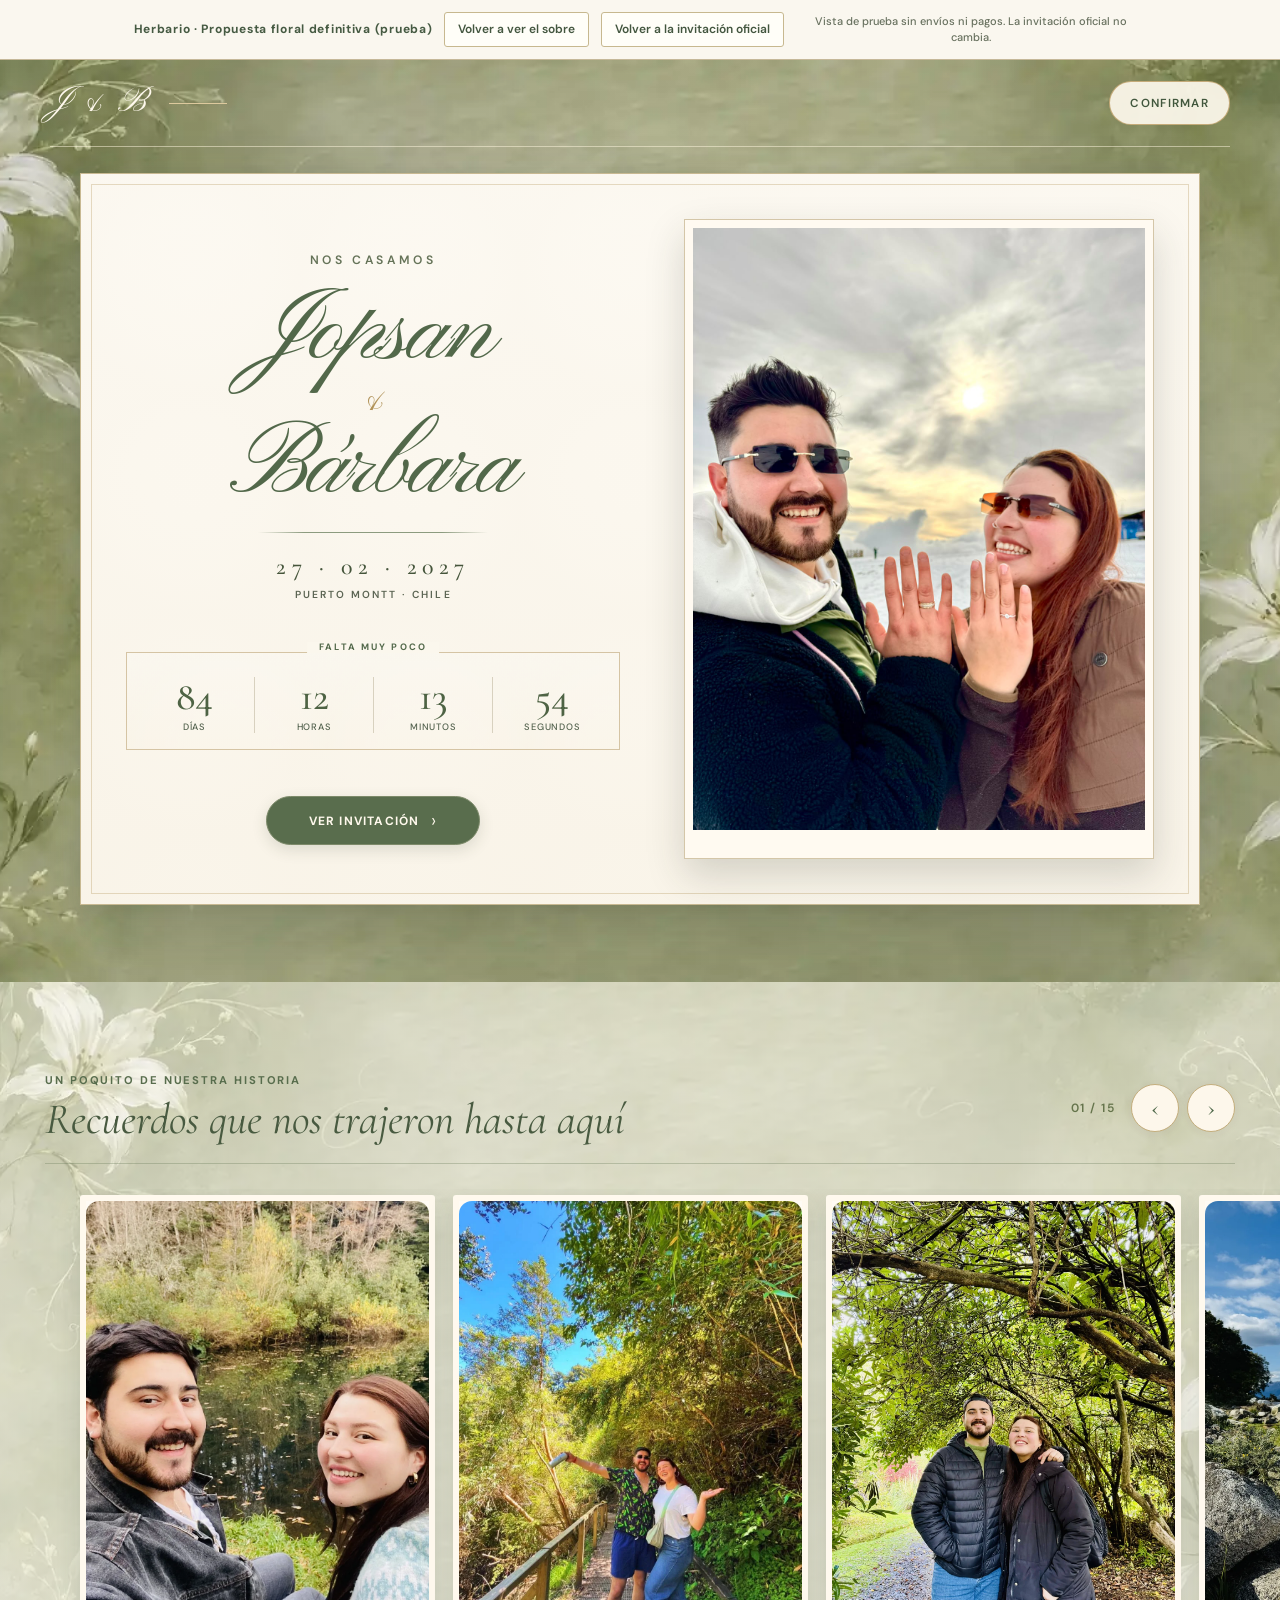
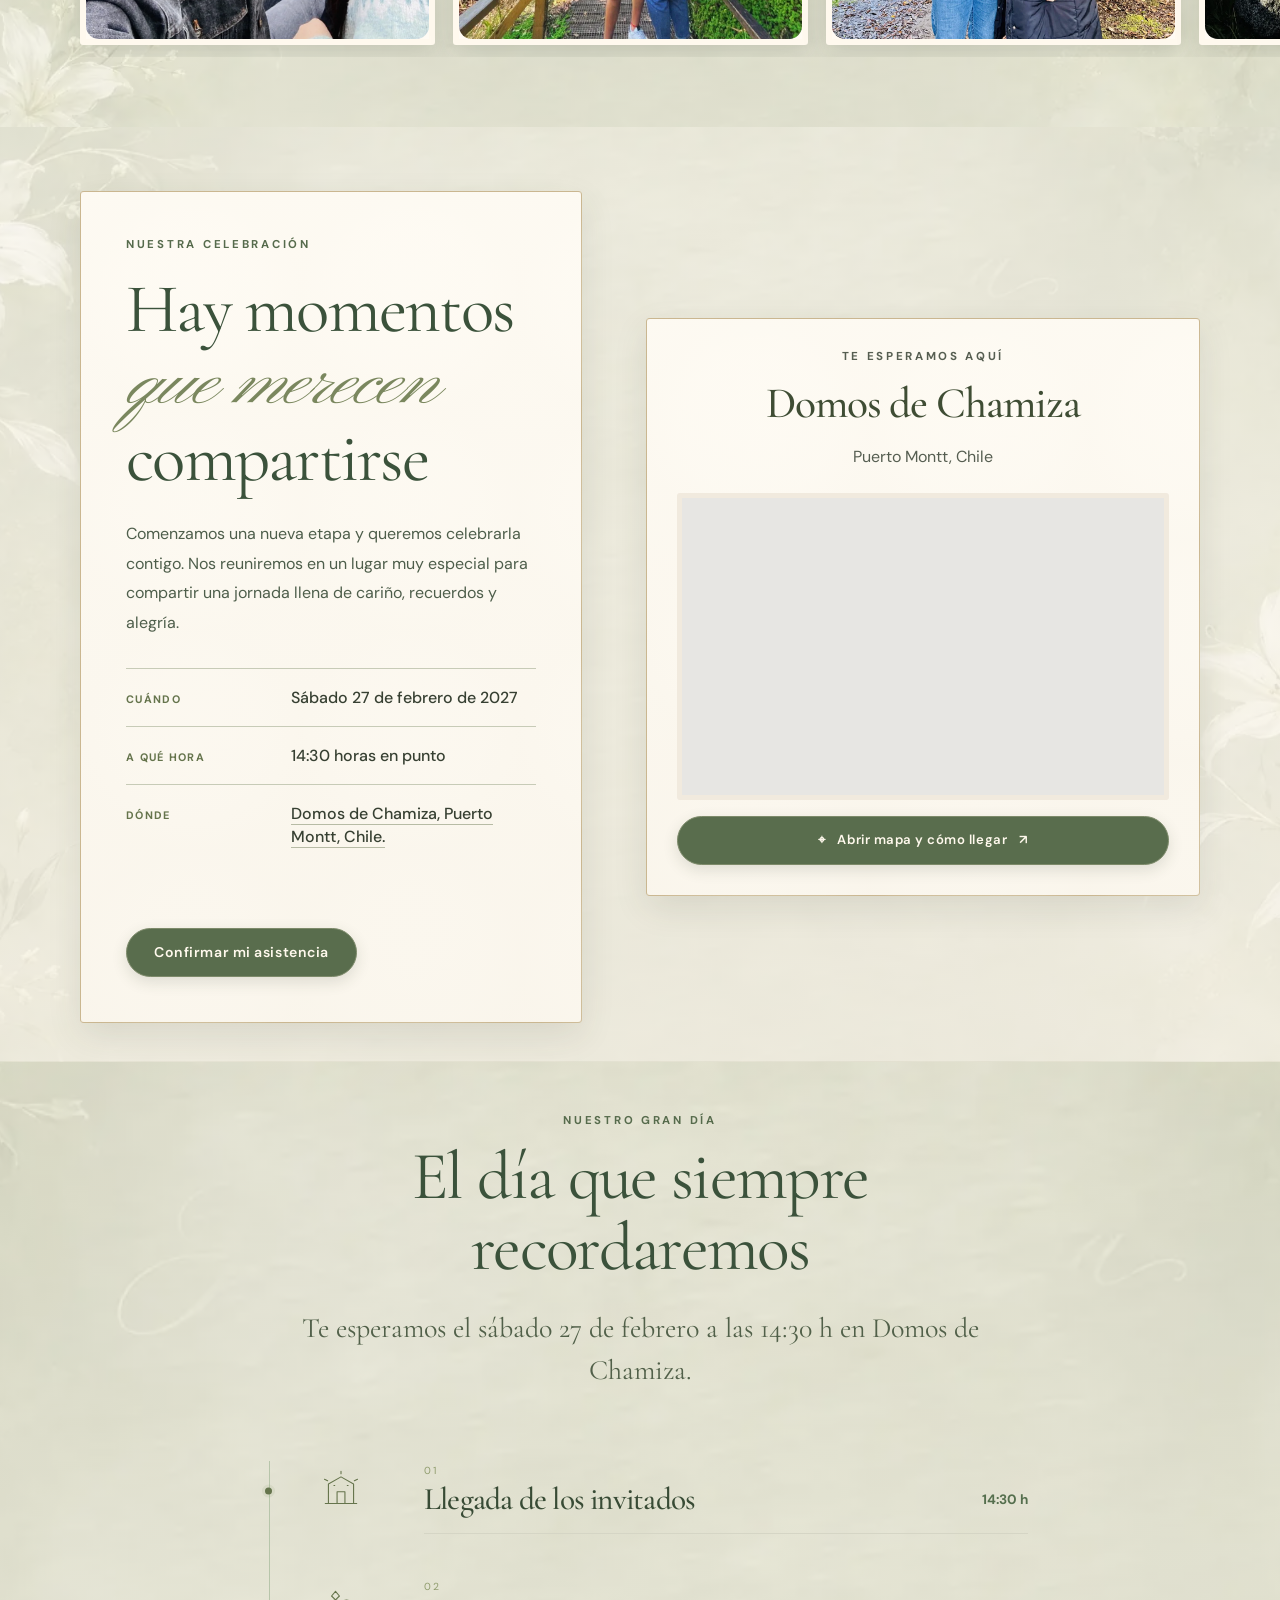
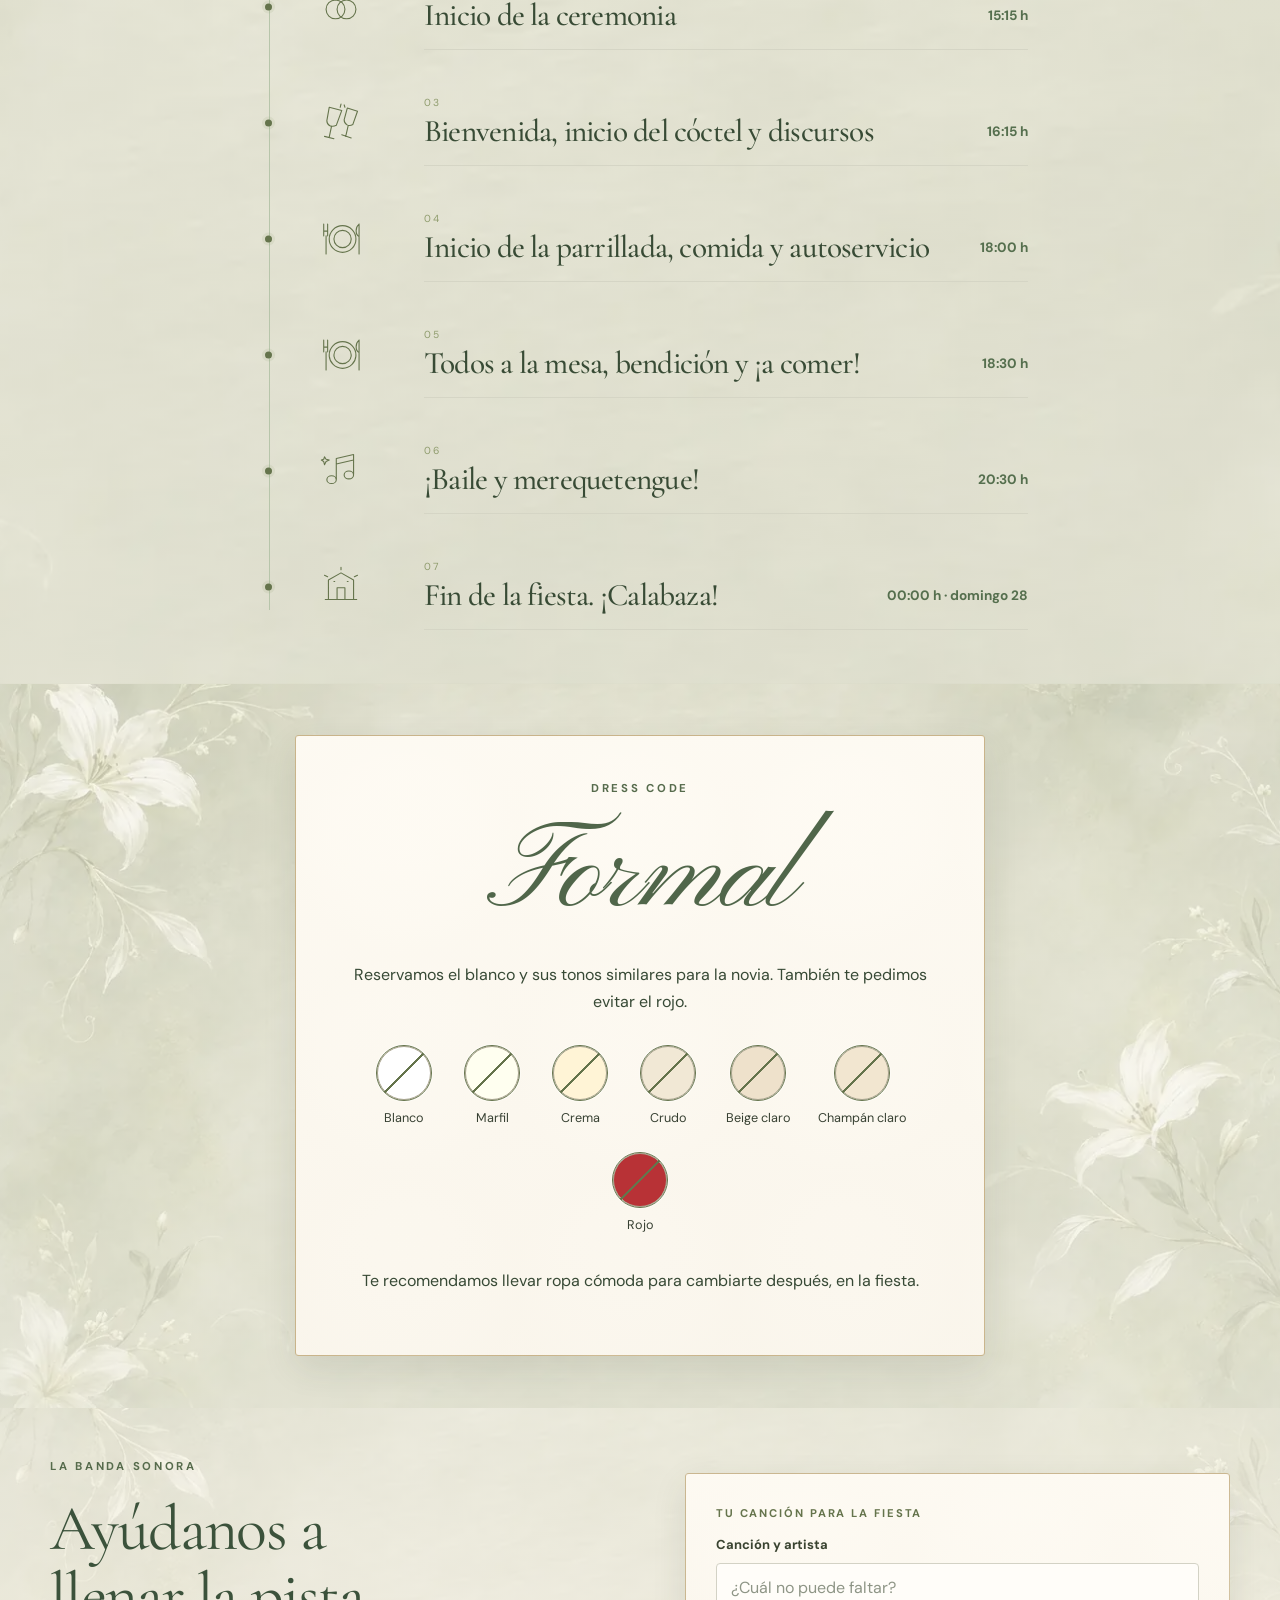
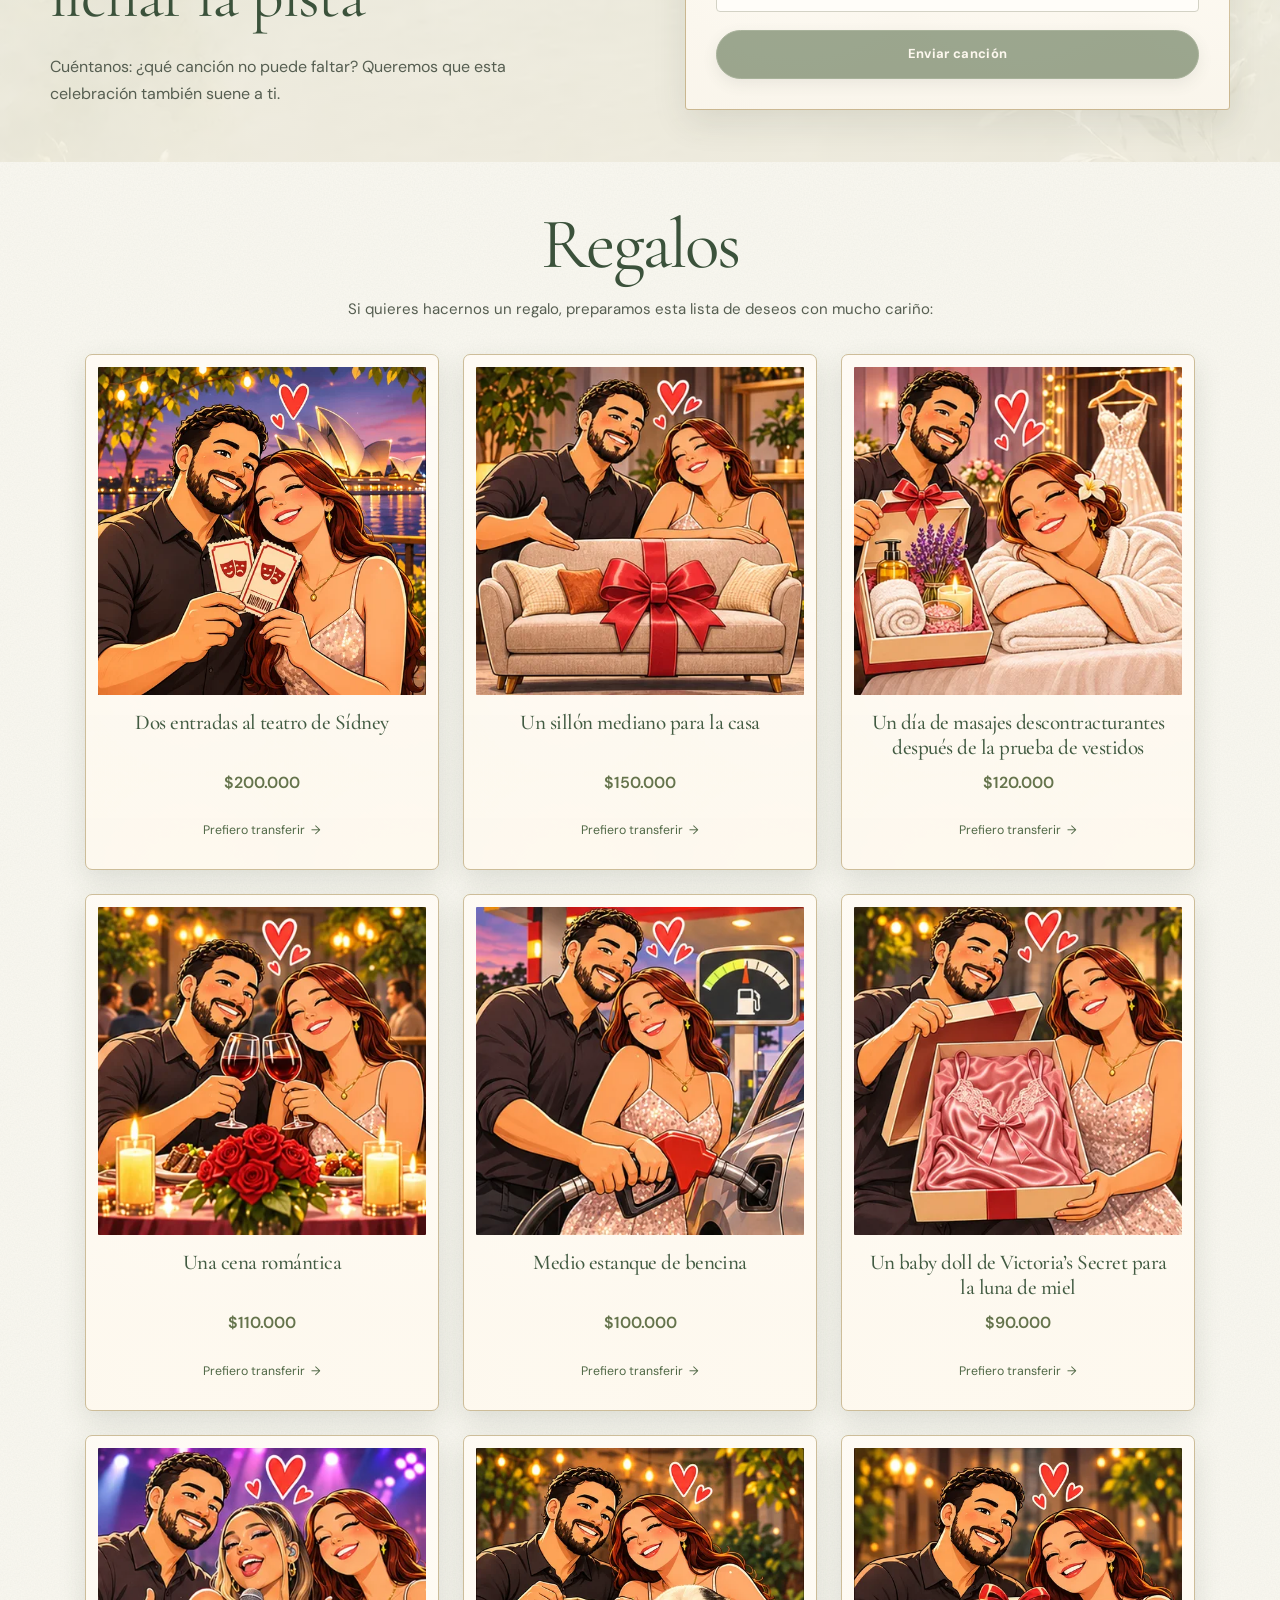
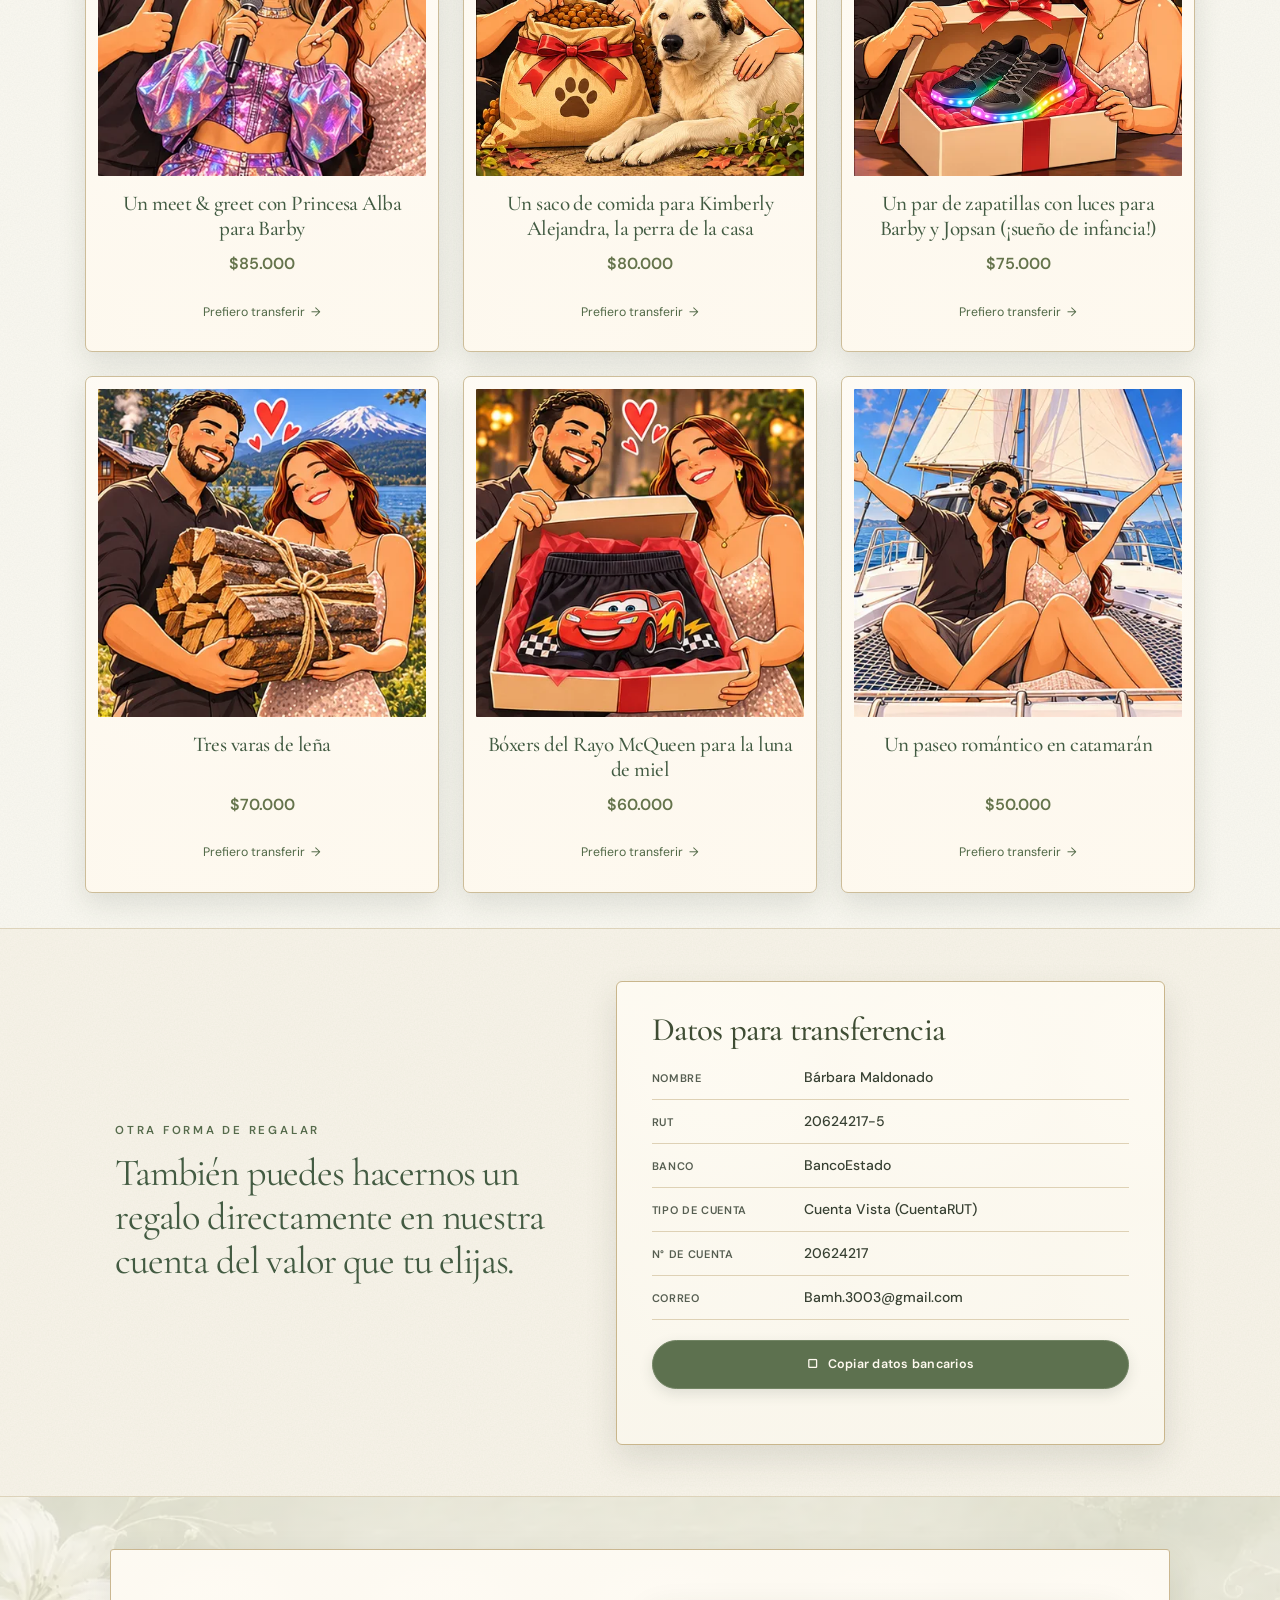
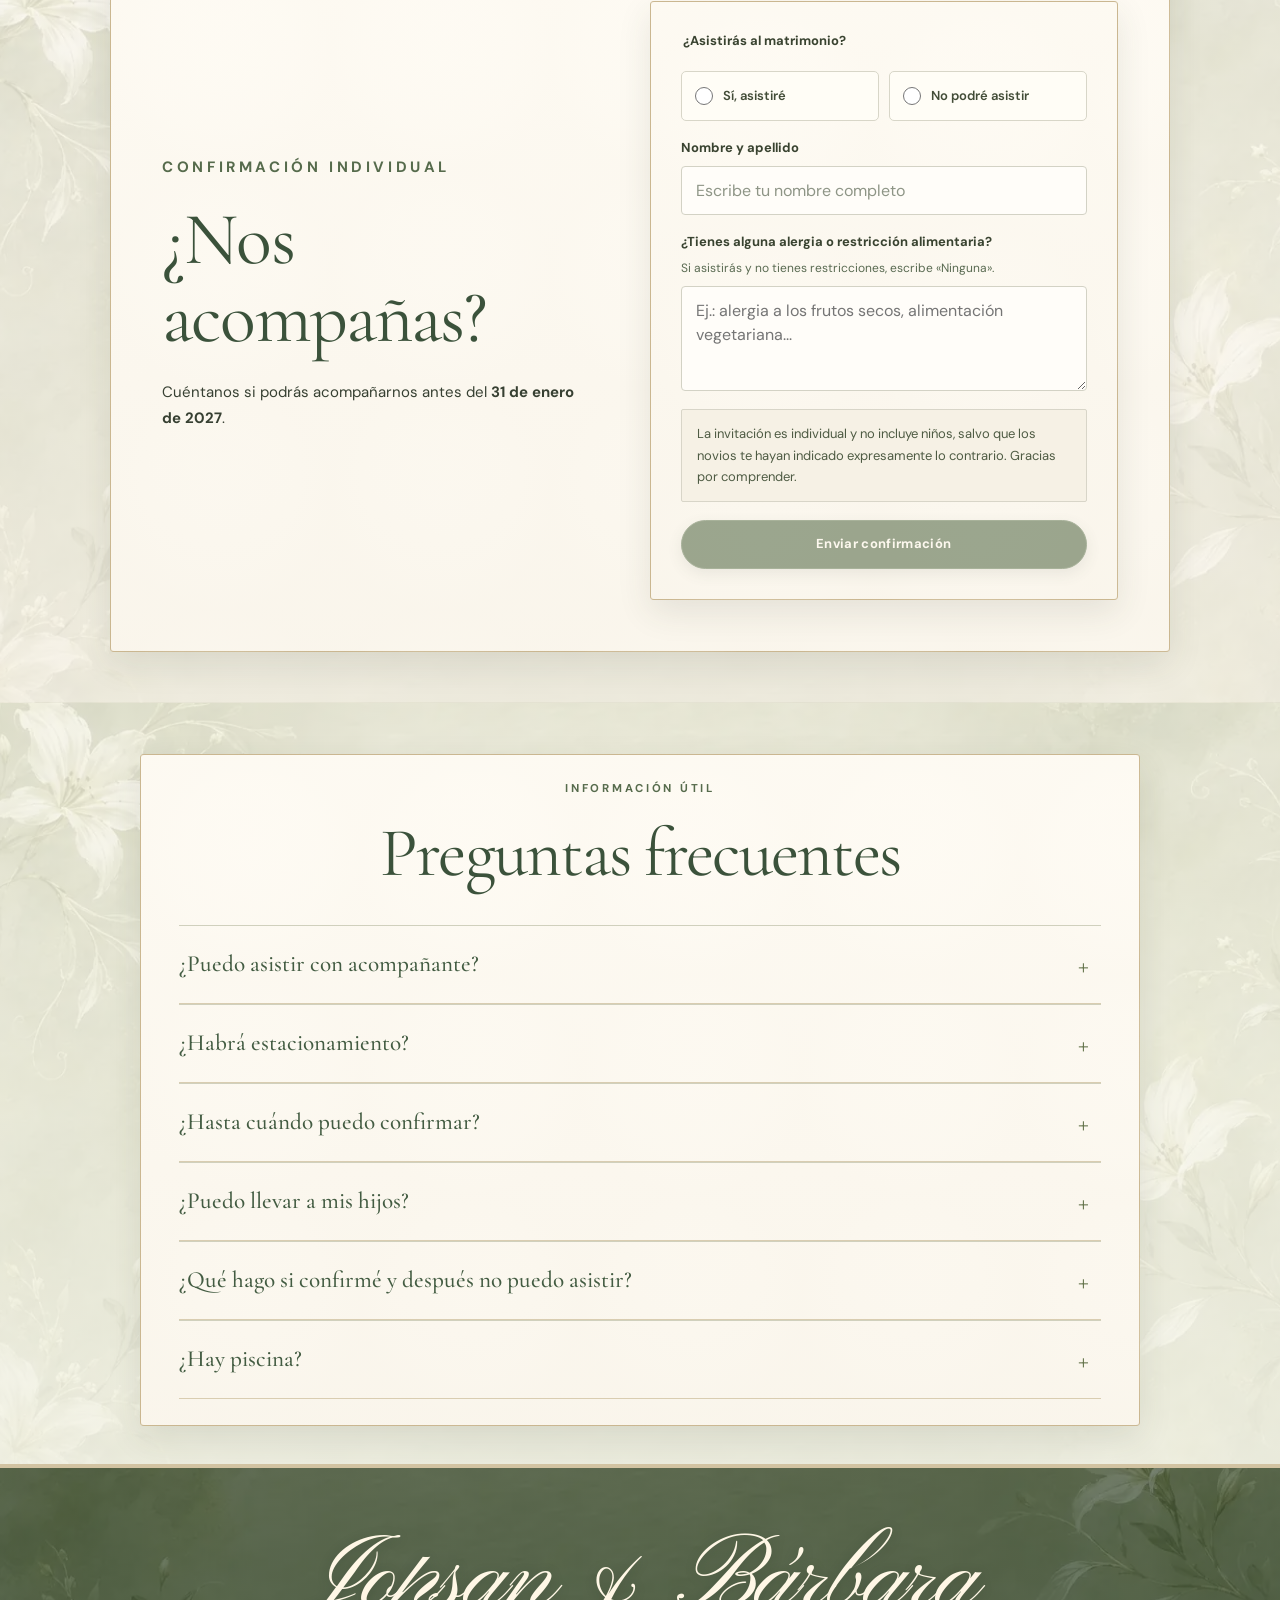
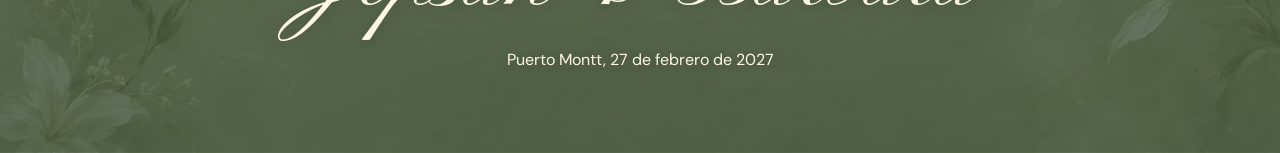
<file: prueba-herbario-florales/index.html>
<!DOCTYPE html>
<html lang="es">
<head>
  <meta charset="UTF-8" />
  <meta name="viewport" content="width=device-width, initial-scale=1.0" />
  <meta name="theme-color" content="#65744c" />
  <meta name="description" content="Comparador de decoración floral para la propuesta Herbario de Jopsan y Bárbara." />
  <meta name="robots" content="noindex, nofollow" />
  <link rel="canonical" href="https://jopsan-barbara.github.io/">
  <meta property="og:type" content="website">
  <meta property="og:locale" content="es_CL">
  <meta property="og:title" content="Jopsan &amp; Bárbara · Nos casamos">
  <meta property="og:description" content="Te invitamos a celebrar nuestro matrimonio el 27 de febrero de 2027 en Domos de Chamiza, Puerto Montt.">
  <meta property="og:url" content="https://jopsan-barbara.github.io/">
  <meta property="og:image" content="https://jopsan-barbara.github.io/assets/novios-portada.jpg">
  <meta property="og:image:secure_url" content="https://jopsan-barbara.github.io/assets/novios-portada.jpg">
  <meta property="og:image:type" content="image/jpeg">
  <meta property="og:image:alt" content="Fotografía original de Jopsan y Bárbara mostrando sus anillos">
  <meta name="twitter:card" content="summary_large_image">
  <meta name="twitter:title" content="Jopsan &amp; Bárbara · Nos casamos">
  <meta name="twitter:description" content="27 de febrero de 2027 · Domos de Chamiza · Puerto Montt">
  <meta name="twitter:image" content="https://jopsan-barbara.github.io/assets/novios-portada.jpg">
  <title>Prueba de flores · Herbario · Jopsan &amp; Bárbara</title>
  <link rel="preconnect" href="https://fonts.googleapis.com">
  <link rel="preconnect" href="https://fonts.gstatic.com" crossorigin>
  <link href="https://fonts.googleapis.com/css2?family=Cormorant+Garamond:ital,wght@0,400;0,500;0,600;1,400;1,500&family=DM+Sans:wght@400;500;600;700&family=Inter:wght@300;400;500;600&family=Pinyon+Script&display=swap" rel="stylesheet">
  <link rel="stylesheet" href="../wedding-oliva.css?v=20261122-mobile-400-3">
  
  <link rel="stylesheet" href="../texturas-oliva.css?v=20261122-texturas-1">
  <link rel="stylesheet" href="../propuestas-2027.css?v=20261122-redisenio-4">
  <link rel="stylesheet" href="../herbario-2027.css?v=20261123-countdown-facts-2">
  <link rel="stylesheet" href="../timeline-sin-recuadros.css?v=20261122-hitos-2">
  <link rel="stylesheet" href="../herbario-acuarela-2027.css?v=20261123-fotos-color-1">
  <link rel="stylesheet" href="../herbario-fix-publicado-20261123.css?v=20261123-fotos-color-1">
  <link rel="stylesheet" href="../rsvp-mejoras-20261123.css?v=2">
  <link rel="stylesheet" href="../herbario-florales-prueba.css?v=20261123-fotos-color-1">
  <link rel="stylesheet" href="../herbario-sobre-aprobado.css?v=20261123-oliva-fotografico-1">
</head>
<body class="oliva-theme propuesta-organica flower-test is-defined">
  <a class="skip-link" href="#detalles">Saltar a los detalles</a>
  <div class="floral-test-bar" role="note" aria-label="Vista previa de Herbario">
    <strong>Herbario · Propuesta floral definitiva (prueba)</strong>
    <a href="../prueba-sobre/" aria-label="Volver al sobre y repetir su animación">Volver a ver el sobre</a>
    <a href="../">Volver a la invitación oficial</a>
    <span class="floral-test-info">Vista de prueba sin envíos ni pagos. La invitación oficial no cambia.</span>
  </div>

  <header class="hero romantic-hero" id="inicio" data-watercolor-arch="ivory">
    <div class="floral-bouquet floral-bouquet--left" aria-hidden="true"></div>
    <div class="floral-bouquet floral-bouquet--right" aria-hidden="true"></div>
    <nav class="nav container" aria-label="Navegación principal">
      <a class="brand" href="#inicio">J &amp; B</a>
      <a class="nav-link" href="#rsvp">Confirmar</a>
    </nav>
    <div class="hero-content container reveal">
      <div class="hero-announcement">
        <p class="eyebrow">Nos casamos</p>
        <h1><span class="hero-name">Jopsan</span><span class="hero-amp">&amp;</span><span class="hero-name">Bárbara</span></h1>
        <svg class="hero-heart" viewBox="0 0 160 70" fill="none" stroke="#7b324a" stroke-width="2.1" stroke-linecap="round" stroke-linejoin="round" aria-hidden="true">
          <path d="M2 38h35M123 38h35" />
          <path d="M74 58C61 46 46 31 46 20c0-10 13-16 23-7 4 4 7 8 8 10 2-6 8-15 17-15 12 0 19 10 17 20-2 12-21 29-34 40" />
          <path d="M91 60C82 51 72 41 73 32c1-10 13-12 19-4 7-11 20-12 25-2 5 12-10 27-26 40" />
        </svg>
        <p class="date">27 · 02 · 2027</p><p class="hero-mininote">Puerto Montt · Chile</p>
      </div>
      <figure class="herb-portrait">
        <img class="herbario-cover-photo" src="../assets/novios-portada.jpg" alt="Jopsan y Bárbara sonríen y muestran sus anillos frente a un paisaje nevado" width="1200" height="1600" decoding="async" fetchpriority="high" />
        <span class="herb-photo-paper" aria-hidden="true"></span>
      </figure>
      <div class="hero-countdown" aria-label="Cuenta regresiva para el matrimonio">
        <p class="hero-countdown-label">FALTA MUY POCO</p>
        <div class="countdown" id="countdown" role="timer" aria-live="off">
          <div><strong id="days">—</strong><span>Días</span></div>
          <div><strong id="hours">--</strong><span>Horas</span></div>
          <div><strong id="minutes">--</strong><span>Minutos</span></div>
          <div><strong id="seconds">--</strong><span>Segundos</span></div>
        </div>
      </div>
      <a class="button button-light" href="#detalles">Ver invitación <span aria-hidden="true">›</span></a>
    </div>
  </header>

  <main>
    <section class="memories-strip" aria-label="Recuerdos de Jopsan y Bárbara" data-watercolor-arch="foliage">
    <div class="floral-bouquet floral-bouquet--left" aria-hidden="true"></div>
    <div class="floral-bouquet floral-bouquet--right" aria-hidden="true"></div>
      <div class="container memories-heading">
        <div class="memories-heading-text"><p>UN POQUITO DE NUESTRA HISTORIA</p><span>Recuerdos que nos trajeron hasta aquí</span></div>
        <div class="memories-controls" aria-label="Controles del carrusel">
          <span class="memories-counter" id="memories-counter" aria-label="Fotografía 1 de 15">01 / 15</span>
          <button id="memories-prev" class="memories-arrow" type="button" aria-label="Fotografía anterior">‹</button>
          <button id="memories-next" class="memories-arrow" type="button" aria-label="Fotografía siguiente">›</button>
        </div>
      </div>
      <div class="memories-viewport" id="memories-viewport" aria-label="Galería de 15 fotografías de Jopsan y Bárbara" aria-roledescription="carrusel" tabindex="0">
        <div class="memories-track" id="memories-track">
          <figure class="memory-slide"><img src="../assets/galeria-2027/recuerdo-01.webp?v=galeria-20261123-fotos-15-2" alt="Jopsan y Bárbara junto a un estanque rodeado de árboles" loading="lazy"></figure>
        </div>
      </div>
    </section>
    <div class="herb-paper-seam" aria-hidden="true"></div>
    <section class="section celebration" id="detalles" data-watercolor-arch="champagne">
    <div class="floral-bouquet floral-bouquet--left" aria-hidden="true"></div>
    <div class="floral-bouquet floral-bouquet--right" aria-hidden="true"></div>
      <div class="container celebration-layout">
        <div class="celebration-story">
          <p class="section-kicker">NUESTRA CELEBRACIÓN</p>
          <h2>Hay momentos <em>que merecen</em> compartirse</h2>
          <p class="celebration-copy">Comenzamos una nueva etapa y queremos celebrarla contigo. Nos reuniremos en un lugar muy especial para compartir una jornada llena de cariño, recuerdos y alegría.</p>
          <div class="celebration-facts" aria-label="Datos importantes de la celebración">
            <div><span class="fact-label">CUÁNDO</span><strong>Sábado 27 de febrero de 2027</strong></div>
            <div><span class="fact-label">A QUÉ HORA</span><strong>14:30 horas en punto</strong></div>
            <div><span class="fact-label">DÓNDE</span><strong><a class="fact-location-link" href="https://www.google.com/maps?cid=12030986361994660565" target="_blank" rel="noopener noreferrer">Domos de Chamiza, Puerto Montt, Chile.</a></strong></div>
          </div>
          <a class="button celebrate-cta" href="#rsvp">Confirmar mi asistencia</a>
        </div>
        <div class="celebration-location">
          <div class="location-card">
            <p class="location-eyebrow">TE ESPERAMOS AQUÍ</p>
            <h3>Domos de Chamiza</h3>
            <p>Puerto Montt, Chile</p>
            <div class="map-preview">
              <iframe title="Mapa de Domos de Chamiza, Puerto Montt" loading="lazy" referrerpolicy="no-referrer-when-downgrade" src="https://www.google.com/maps?q=Domos%20de%20Chamiza%2C%20Puerto%20Montt%2C%20Chile&amp;output=embed"></iframe>
            </div>
            <a class="map-cta" href="https://www.google.com/maps?cid=12030986361994660565" target="_blank" rel="noopener noreferrer"><span aria-hidden="true">⌖</span> Abrir mapa y cómo llegar <span aria-hidden="true">↗</span></a>
          </div>
        </div>
      </div>
    </section>

    <div class="herb-paper-seam herb-paper-seam--sage" aria-hidden="true"></div>
    <section class="section timing" id="cronograma" aria-label="Nuestro gran día" data-watercolor-arch="foliage">
    <div class="floral-bouquet floral-bouquet--left" aria-hidden="true"></div>
    <div class="floral-bouquet floral-bouquet--right" aria-hidden="true"></div><div class="container narrow center"><p class="section-kicker">NUESTRO GRAN DÍA</p><h2 class="timing-title">El día que siempre recordaremos</h2><p class="timing-intro">Te esperamos el sábado 27 de febrero a las 14:30 h en Domos de Chamiza.</p></div><div class="timeline"><svg class="timeline-path" viewBox="0 0 440 940" preserveAspectRatio="none" aria-hidden="true"><path d="M220 40 C420 80 420 200 220 230 S20 380 220 420 S420 580 220 610 S20 770 220 800 L220 900" /></svg><ol><li class="timeline-item reveal"><div class="moment-icon"><svg class="" viewBox="0 0 56 56" fill="none" stroke="currentColor" stroke-width="1.5" stroke-linecap="round" stroke-linejoin="round" aria-hidden="true"><path d="M12 44V19l16-9 16 9v25M8 44h40M23 44V29h10v15M19 21h1m16 0h1"/><path d="M7 13l4 2m34 0 4-2M28 3v3"/></svg></div><div class="moment-copy"><span class="moment-number">01</span><h3>Llegada de los invitados</h3><p>14:30 h</p></div></li>
<li class="timeline-item reveal"><div class="moment-icon"><svg class="" viewBox="0 0 56 56" fill="none" stroke="currentColor" stroke-width="1.5" stroke-linecap="round" stroke-linejoin="round" aria-hidden="true"><circle cx="21" cy="31" r="12"/><circle cx="35" cy="31" r="12"/><path d="m16 14 5-6 5 6-5 5-5-5Z"/></svg></div><div class="moment-copy"><span class="moment-number">02</span><h3>Inicio de la ceremonia</h3><p>15:15 h</p></div></li>
<li class="timeline-item reveal"><div class="moment-icon"><svg class="" viewBox="0 0 56 56" fill="none" stroke="currentColor" stroke-width="1.5" stroke-linecap="round" stroke-linejoin="round" aria-hidden="true"><path d="m13 8 16 4-7 19c-6 3-12 0-12-6l3-17Zm23 1 13 4-6 17c-5 3-11 0-11-6l4-15ZM16 32l-3 14m-6-1 12 3m18-16-3 13m-5-2 12 4M28 4l-1 4m5-3 1 3"/></svg></div><div class="moment-copy"><span class="moment-number">03</span><h3>Bienvenida, inicio del cóctel y discursos</h3><p>16:15 h</p></div></li>
<li class="timeline-item reveal"><div class="moment-icon"><svg class="" viewBox="0 0 56 56" fill="none" stroke="currentColor" stroke-width="1.5" stroke-linecap="round" stroke-linejoin="round" aria-hidden="true"><circle cx="30" cy="28" r="17"/><circle cx="30" cy="28" r="11"/><path d="M6 9v15m5-15v15M6 18h5M9 24v23M51 9v38M51 9c-5 4-5 13 0 16"/></svg></div><div class="moment-copy"><span class="moment-number">04</span><h3>Inicio de la parrillada, comida y autoservicio</h3><p>18:00 h</p></div></li>
<li class="timeline-item reveal"><div class="moment-icon"><svg class="" viewBox="0 0 56 56" fill="none" stroke="currentColor" stroke-width="1.5" stroke-linecap="round" stroke-linejoin="round" aria-hidden="true"><circle cx="30" cy="28" r="17"/><circle cx="30" cy="28" r="11"/><path d="M6 9v15m5-15v15M6 18h5M9 24v23M51 9v38M51 9c-5 4-5 13 0 16"/></svg></div><div class="moment-copy"><span class="moment-number">05</span><h3>Todos a la mesa, bendición y ¡a comer!</h3><p>18:30 h</p></div></li>
<li class="timeline-item reveal"><div class="moment-icon"><svg class="" viewBox="0 0 56 56" fill="none" stroke="currentColor" stroke-width="1.5" stroke-linecap="round" stroke-linejoin="round" aria-hidden="true"><path d="M22 38V12l22-5v25M22 19l22-5"/><ellipse cx="16" cy="39" rx="6" ry="5"/><ellipse cx="38" cy="33" rx="6" ry="5"/><path d="m7 10 2 3 4 1-4 2-2 4-1-4-3-2 3-1Z"/></svg></div><div class="moment-copy"><span class="moment-number">06</span><h3>¡Baile y merequetengue!</h3><p>20:30 h</p></div></li>
<li class="timeline-item reveal"><div class="moment-icon"><svg class="" viewBox="0 0 56 56" fill="none" stroke="currentColor" stroke-width="1.5" stroke-linecap="round" stroke-linejoin="round" aria-hidden="true"><path d="M12 44V19l16-9 16 9v25M8 44h40M23 44V29h10v15M19 21h1m16 0h1"/><path d="M7 13l4 2m34 0 4-2M28 3v3"/></svg></div><div class="moment-copy"><span class="moment-number">07</span><h3>Fin de la fiesta. ¡Calabaza!</h3><p>00:00 h · domingo 28</p></div></li></ol></div></section>
    <div class="herb-paper-seam" aria-hidden="true"></div>
    <section class="section dress reveal" data-watercolor-arch="ivory">
    <div class="floral-bouquet floral-bouquet--left" aria-hidden="true"></div>
    <div class="floral-bouquet floral-bouquet--right" aria-hidden="true"></div>
      <div class="container narrow center">
        <p class="section-kicker">DRESS CODE</p>

        <h2>Formal</h2>
        <p>Reservamos el blanco y sus tonos similares para la novia. También te pedimos evitar el rojo.</p>
        <ul class="reserved-palette" aria-label="Colores que solicitamos evitar">
          <li><span style="--swatch:#ffffff"></span>Blanco</li><li><span style="--swatch:#fffff0"></span>Marfil</li><li><span style="--swatch:#fff4d6"></span>Crema</li><li><span style="--swatch:#f1e8d5"></span>Crudo</li><li><span style="--swatch:#eee1cb"></span>Beige claro</li><li><span style="--swatch:#f2e6d0"></span>Champán claro</li><li><span style="--swatch:#b83236"></span>Rojo</li>
        </ul><p>Te recomendamos llevar ropa cómoda para cambiarte después, en la fiesta.</p>

      </div>
    </section>

    <div class="herb-paper-seam herb-paper-seam--sage" aria-hidden="true"></div>
    <section class="section playlist reveal" data-watercolor-arch="blush">
    <div class="floral-bouquet floral-bouquet--left" aria-hidden="true"></div>
    <div class="floral-bouquet floral-bouquet--right" aria-hidden="true"></div>
      <div class="container split align-center playlist-layout">
        <div>
          <p class="section-kicker">LA BANDA SONORA</p>
          <h2>Ayúdanos a llenar la pista</h2>
          <p>Cuéntanos: ¿qué canción no puede faltar? Queremos que esta celebración también suene a ti.</p>
        </div>
        <div class="song-card"><p class="song-card-heading">TU CANCIÓN PARA LA FIESTA</p>
        <form class="wedding-form" id="song-form" data-kind="public-song">
  <label class="field" for="song-name"><span class="field-label">Canción y artista</span>
    <input id="song-name" name="song" type="text" maxlength="200" placeholder="¿Cuál no puede faltar?" required>
  </label>
  <button class="form-submit" type="submit">Enviar canción</button>
  <p class="form-status" role="status" aria-live="polite"></p>
  <a class="form-backup" hidden target="_blank" rel="noopener noreferrer">Abrir formulario alternativo</a>
</form>
        </div>
      </div>
    </section>

    <div class="herb-paper-seam" aria-hidden="true"></div>
    <section class="section gifts" id="regalos" aria-labelledby="gift-heading" data-watercolor-arch="foliage">
    <div class="floral-bouquet floral-bouquet--left" aria-hidden="true"></div>
    <div class="floral-bouquet floral-bouquet--right" aria-hidden="true"></div>
<div class="gift-intro"><h2 id="gift-heading">Regalos</h2><p>Si quieres hacernos un regalo, preparamos esta lista de deseos con mucho cariño:</p></div>
<div class="catalog" id="gift-catalog"><article class="gift" data-index="0"><div class="illustration"><img src="../assets/gifts/teatro-sidney.webp" alt="" loading="lazy" decoding="async" width="520" height="520"></div><div class="gift-caption"><h3>Dos entradas al teatro de Sídney</h3><strong>$200.000</strong></div><div class="actions"><a class="pay" data-pay="teatro-sidney" hidden target="_blank" rel="noopener noreferrer">Regalar con Mercado Pago</a><a class="transfer" data-transfer="0" href="#datos-transferencia" aria-label="Transferir $200.000 por Dos entradas al teatro de Sídney">Prefiero transferir <span aria-hidden="true">→</span></a></div></article>
<article class="gift" data-index="1"><div class="illustration"><img src="../assets/gifts/sillon.webp" alt="" loading="lazy" decoding="async" width="520" height="520"></div><div class="gift-caption"><h3>Un sillón mediano para la casa</h3><strong>$150.000</strong></div><div class="actions"><a class="pay" data-pay="sillon" hidden target="_blank" rel="noopener noreferrer">Regalar con Mercado Pago</a><a class="transfer" data-transfer="1" href="#datos-transferencia" aria-label="Transferir $150.000 por Un sillón mediano para la casa">Prefiero transferir <span aria-hidden="true">→</span></a></div></article>
<article class="gift" data-index="2"><div class="illustration"><img src="../assets/gifts/masajes.webp" alt="" loading="lazy" decoding="async" width="520" height="520"></div><div class="gift-caption"><h3>Un día de masajes descontracturantes después de la prueba de vestidos</h3><strong>$120.000</strong></div><div class="actions"><a class="pay" data-pay="masajes" hidden target="_blank" rel="noopener noreferrer">Regalar con Mercado Pago</a><a class="transfer" data-transfer="2" href="#datos-transferencia" aria-label="Transferir $120.000 por Un día de masajes descontracturantes después de la prueba de vestidos">Prefiero transferir <span aria-hidden="true">→</span></a></div></article>
<article class="gift" data-index="3"><div class="illustration"><img src="../assets/gifts/cena.webp" alt="" loading="lazy" decoding="async" width="520" height="520"></div><div class="gift-caption"><h3>Una cena romántica</h3><strong>$110.000</strong></div><div class="actions"><a class="pay" data-pay="cena" hidden target="_blank" rel="noopener noreferrer">Regalar con Mercado Pago</a><a class="transfer" data-transfer="3" href="#datos-transferencia" aria-label="Transferir $110.000 por Una cena romántica">Prefiero transferir <span aria-hidden="true">→</span></a></div></article>
<article class="gift" data-index="4"><div class="illustration"><img src="../assets/gifts/bencina.webp" alt="" loading="lazy" decoding="async" width="520" height="520"></div><div class="gift-caption"><h3>Medio estanque de bencina</h3><strong>$100.000</strong></div><div class="actions"><a class="pay" data-pay="bencina" hidden target="_blank" rel="noopener noreferrer">Regalar con Mercado Pago</a><a class="transfer" data-transfer="4" href="#datos-transferencia" aria-label="Transferir $100.000 por Medio estanque de bencina">Prefiero transferir <span aria-hidden="true">→</span></a></div></article>
<article class="gift" data-index="5"><div class="illustration"><img src="../assets/gifts/baby-doll.webp" alt="" loading="lazy" decoding="async" width="520" height="520"></div><div class="gift-caption"><h3>Un baby doll de Victoria’s Secret para la luna de miel</h3><strong>$90.000</strong></div><div class="actions"><a class="pay" data-pay="baby-doll" hidden target="_blank" rel="noopener noreferrer">Regalar con Mercado Pago</a><a class="transfer" data-transfer="5" href="#datos-transferencia" aria-label="Transferir $90.000 por Un baby doll de Victoria’s Secret para la luna de miel">Prefiero transferir <span aria-hidden="true">→</span></a></div></article>
<article class="gift" data-index="6"><div class="illustration"><img src="../assets/gifts/princesa-alba.webp" alt="" loading="lazy" decoding="async" width="520" height="520"></div><div class="gift-caption"><h3>Un meet &amp; greet con Princesa Alba para Barby</h3><strong>$85.000</strong></div><div class="actions"><a class="pay" data-pay="princesa-alba" hidden target="_blank" rel="noopener noreferrer">Regalar con Mercado Pago</a><a class="transfer" data-transfer="6" href="#datos-transferencia" aria-label="Transferir $85.000 por Un meet &amp; greet con Princesa Alba para Barby">Prefiero transferir <span aria-hidden="true">→</span></a></div></article>
<article class="gift" data-index="7"><div class="illustration"><img src="../assets/gifts/comida-kimberly.webp" alt="" loading="lazy" decoding="async" width="520" height="520"></div><div class="gift-caption"><h3>Un saco de comida para Kimberly Alejandra, la perra de la casa</h3><strong>$80.000</strong></div><div class="actions"><a class="pay" data-pay="comida-kimberly" hidden target="_blank" rel="noopener noreferrer">Regalar con Mercado Pago</a><a class="transfer" data-transfer="7" href="#datos-transferencia" aria-label="Transferir $80.000 por Un saco de comida para Kimberly Alejandra, la perra de la casa">Prefiero transferir <span aria-hidden="true">→</span></a></div></article>
<article class="gift" data-index="8"><div class="illustration"><img src="../assets/gifts/zapatillas-luces.webp" alt="" loading="lazy" decoding="async" width="520" height="520"></div><div class="gift-caption"><h3>Un par de zapatillas con luces para Barby y Jopsan (¡sueño de infancia!)</h3><strong>$75.000</strong></div><div class="actions"><a class="pay" data-pay="zapatillas-luces" hidden target="_blank" rel="noopener noreferrer">Regalar con Mercado Pago</a><a class="transfer" data-transfer="8" href="#datos-transferencia" aria-label="Transferir $75.000 por Un par de zapatillas con luces para Barby y Jopsan (¡sueño de infancia!)">Prefiero transferir <span aria-hidden="true">→</span></a></div></article>
<article class="gift" data-index="9"><div class="illustration"><img src="../assets/gifts/lena.webp" alt="" loading="lazy" decoding="async" width="520" height="520"></div><div class="gift-caption"><h3>Tres varas de leña</h3><strong>$70.000</strong></div><div class="actions"><a class="pay" data-pay="lena" hidden target="_blank" rel="noopener noreferrer">Regalar con Mercado Pago</a><a class="transfer" data-transfer="9" href="#datos-transferencia" aria-label="Transferir $70.000 por Tres varas de leña">Prefiero transferir <span aria-hidden="true">→</span></a></div></article>
<article class="gift" data-index="10"><div class="illustration"><img src="../assets/gifts/boxers.webp" alt="" loading="lazy" decoding="async" width="520" height="520"></div><div class="gift-caption"><h3>Bóxers del Rayo McQueen para la luna de miel</h3><strong>$60.000</strong></div><div class="actions"><a class="pay" data-pay="boxers" hidden target="_blank" rel="noopener noreferrer">Regalar con Mercado Pago</a><a class="transfer" data-transfer="10" href="#datos-transferencia" aria-label="Transferir $60.000 por Bóxers del Rayo McQueen para la luna de miel">Prefiero transferir <span aria-hidden="true">→</span></a></div></article>
<article class="gift" data-index="11"><div class="illustration"><img src="../assets/gifts/catamaran.webp" alt="" loading="lazy" decoding="async" width="520" height="520"></div><div class="gift-caption"><h3>Un paseo romántico en catamarán</h3><strong>$50.000</strong></div><div class="actions"><a class="pay" data-pay="catamaran" hidden target="_blank" rel="noopener noreferrer">Regalar con Mercado Pago</a><a class="transfer" data-transfer="11" href="#datos-transferencia" aria-label="Transferir $50.000 por Un paseo romántico en catamarán">Prefiero transferir <span aria-hidden="true">→</span></a></div></article></div>

<section class="bank-section" id="datos-transferencia" aria-labelledby="bankheading" data-watercolor-arch="champagne">
    <div class="floral-bouquet floral-bouquet--left" aria-hidden="true"></div>
    <div class="floral-bouquet floral-bouquet--right" aria-hidden="true"></div><div class="bank-wrap"><div class="bank-intro"><div class="gift-kicker">Otra forma de regalar</div><h2 id="bankheading" style="font-size:clamp(1.95rem,3vw,2.65rem)!important;line-height:1.15!important;text-wrap:balance;">También puedes hacernos un regalo directamente en nuestra cuenta del valor que tu elijas.</h2><div id="selection" class="selection" aria-live="polite"></div></div><div class="bank-card"><h3>Datos para transferencia</h3><dl id="bank-details"><div><dt>Nombre</dt><dd>Bárbara Maldonado</dd></div><div><dt>RUT</dt><dd>20624217-5</dd></div><div><dt>Banco</dt><dd>BancoEstado</dd></div><div><dt>Tipo de cuenta</dt><dd>Cuenta Vista (CuentaRUT)</dd></div><div><dt>N° de cuenta</dt><dd>20624217</dd></div><div><dt>Correo</dt><dd>Bamh.3003@gmail.com</dd></div></dl><button class="copy" id="copy-bank" type="button">▢ &nbsp; Copiar datos bancarios</button><p class="feedback" id="copy-bank-status" role="status"></p></div></div></section>
</section>
<script src="../gifts.js?v=20261123-minimal-regalos-1" defer></script>

    <div class="herb-paper-seam" aria-hidden="true"></div>
    <section class="section rsvp" id="rsvp" data-watercolor-arch="ivory">
    <div class="floral-bouquet floral-bouquet--left" aria-hidden="true"></div>
    <div class="floral-bouquet floral-bouquet--right" aria-hidden="true"></div>
      <div class="container rsvp-layout reveal">
        <div class="rsvp-intro">
          <p class="section-kicker">CONFIRMACIÓN INDIVIDUAL</p>
          <h2 id="guest-title">¿Nos acompañas?</h2>
          <p id="guest-copy">Cuéntanos si podrás acompañarnos antes del <strong>31 de enero de 2027</strong>.</p>
        </div>
        <div class="form-shell">
  <form class="wedding-form" id="rsvp-form" data-kind="public-rsvp">
    <fieldset>
      <legend>¿Asistirás al matrimonio?</legend>
      <div class="choices">
        <label class="choice"><input type="radio" name="attends" value="Sí" required><span>Sí, asistiré</span></label>
        <label class="choice"><input type="radio" name="attends" value="No" required><span>No podré asistir</span></label>
      </div>
    </fieldset>
    <label class="field" for="rsvp-fullname"><span class="field-label">Nombre y apellido</span>
      <input id="rsvp-fullname" type="text" name="fullName" maxlength="200" autocomplete="name" placeholder="Escribe tu nombre completo" required>
    </label>
    <label class="field dietary-field" data-dietary-question for="rsvp-diet">
      <span class="field-label">¿Tienes alguna alergia o restricción alimentaria?</span>
      <span class="field-help">Si asistirás y no tienes restricciones, escribe «Ninguna».</span>
      <textarea id="rsvp-diet" name="diet" rows="3" maxlength="1000" placeholder="Ej.: alergia a los frutos secos, alimentación vegetariana..."></textarea>
    </label>
    <p class="rsvp-individual-note">La invitación es individual y no incluye niños, salvo que los novios te hayan indicado expresamente lo contrario. Gracias por comprender.</p>
    <button class="form-submit" type="submit">Enviar confirmación</button>
    <p class="form-status" role="status" aria-live="polite"></p>
    <a class="post-confirm-link" href="#regalos" hidden>Regresar a ver la página <span aria-hidden="true">→</span></a>
    <a class="form-backup" hidden target="_blank" rel="noopener noreferrer">Abrir formulario alternativo</a>
  </form>
  <noscript><p class="form-hint">Activa JavaScript para enviar tu respuesta.</p></noscript>
</div>
      </div>
    </section>

    <div class="herb-paper-seam herb-paper-seam--sage" aria-hidden="true"></div>
    <section class="section faq reveal" data-watercolor-arch="blush">
    <div class="floral-bouquet floral-bouquet--left" aria-hidden="true"></div>
    <div class="floral-bouquet floral-bouquet--right" aria-hidden="true"></div>
      <div class="container narrow">
        <p class="section-kicker center">INFORMACIÓN ÚTIL</p>
        <h2 class="center">Preguntas frecuentes</h2>
        <details>
          <summary>¿Puedo asistir con acompañante?</summary>
          <p>No. La invitación es individual, salvo que los novios te hayan indicado expresamente lo contrario. Te pedimos que lo comprendas y agradecemos mucho tu respeto por esta decisión.</p>
        </details>
        <details>
          <summary>¿Habrá estacionamiento?</summary>
          <p>Sí, el lugar cuenta con estacionamiento.</p>
        </details>
        <details>
          <summary>¿Hasta cuándo puedo confirmar?</summary>
          <p>Hasta el 31 de enero de 2027 a las 23:59, hora de Chile.</p>
        </details>
        <details>
          <summary>¿Puedo llevar a mis hijos?</summary>
          <p>Hemos organizado una celebración solo para adultos, por lo que esta vez no podremos recibir niños. Agradecemos mucho tu cariño y comprensión para acompañarnos en este día tan especial.</p>
        </details>
        <details>
          <summary>¿Qué hago si confirmé y después no puedo asistir?</summary>
          <p>Sabemos que pueden surgir imprevistos. Si finalmente no puedes acompañarnos, te pedimos que avises a los novios lo antes posible, ya que los cupos son limitados y eso nos ayudará a organizar mejor la celebración. ¡Muchas gracias!</p>
        </details>
        <details>
          <summary>¿Hay piscina?</summary>
          <p>¡Sí! El lugar cuenta con piscina. Si quieres utilizarla, recuerda llevar traje de baño, toalla, sandalias y todos los accesorios que necesites para disfrutarla cómodamente.</p>
        </details>
      </div>
    </section>
  </main>

  <footer class="footer">
    <div class="container center">
      <p class="footer-names">Jopsan & Bárbara</p>
      <p>Puerto Montt, 27 de febrero de 2027</p>
    </div>
  </footer>

  <script src="../script.js?v=itinerario-1430"></script>
  <script src="../gallery-data.js?v=galeria-20261123-fotos-15-2" defer></script>
  <script src="../propuestas-assets.js?v=20261122-1" defer></script>
  <script src="../gallery.js?v=galeria-15-nueva-2-fix-rutas" defer></script>
  <script>
    (() => {
      document.querySelectorAll('form.wedding-form').forEach(form => {
        const button = form.querySelector('button[type="submit"]');
        if (button) {
          button.disabled = true;
          button.setAttribute('title','Envíos desactivados en página de prueba');
        }
        form.addEventListener('submit', event => event.preventDefault());
      });
      document.querySelectorAll('[data-pay]').forEach(a=>{a.removeAttribute('data-pay');a.hidden=true;});
    })();
  </script>
</body>
</html>
</file>
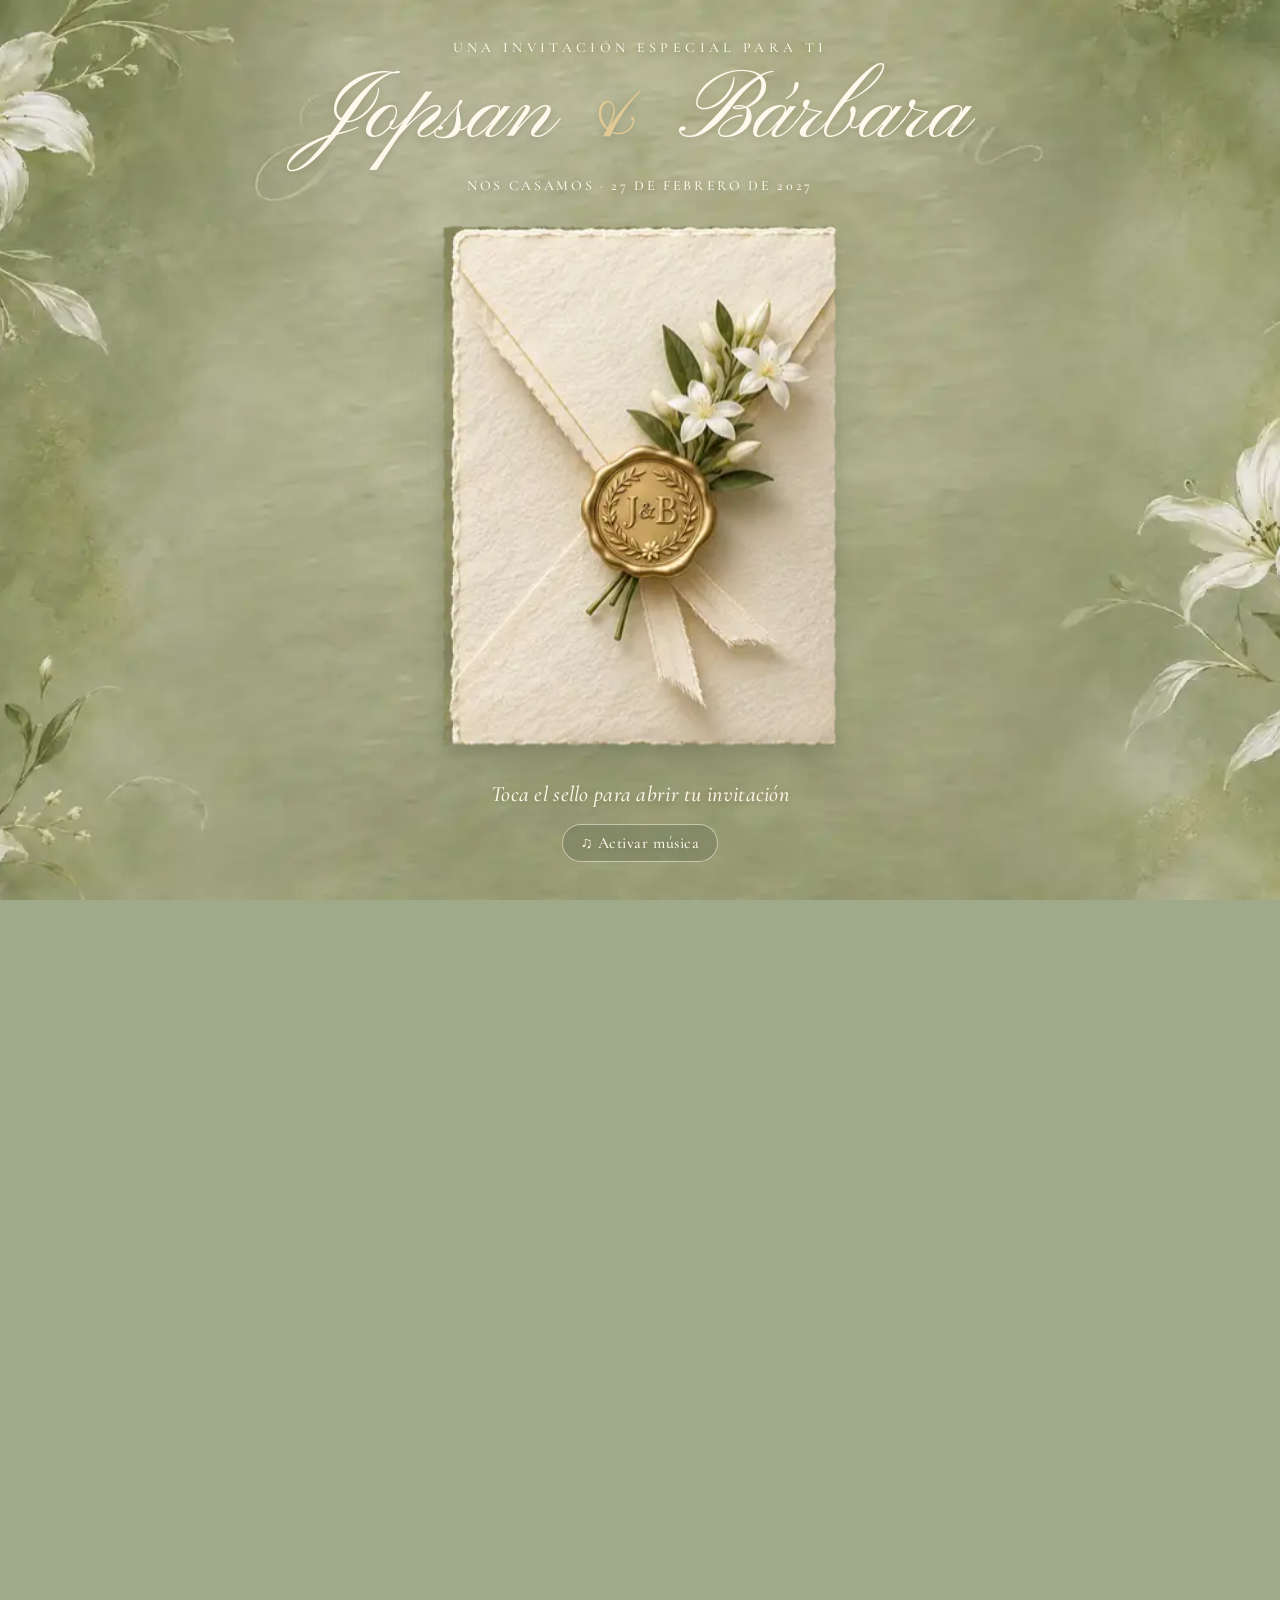
<file: prueba-sobre/index.html>
<!DOCTYPE html>
<html lang="es" class="sobre-prototipo sobre-bloqueado-html">
<head>
  <meta charset="UTF-8" />
  <meta name="viewport" content="width=device-width, initial-scale=1.0" />
  <!-- Evitar el flash de capas/vector y de tipografía antes de cargar la fotografía. -->
  <style>
    html.sobre-prototipo{background:#9eaa8a}
    html.sobre-prototipo:not(.sobre-visual-ready) body{visibility:hidden!important}
    .sobre-intro__floral{display:none!important}
  </style>
  <link rel="preload" as="image" href="../assets/sobre-aprobado-fotografico.webp" fetchpriority="high">
  <link rel="preload" as="image" href="../assets/sobre-fondo-referencia.webp" fetchpriority="high">
  <script>
    (() => {
      const root = document.documentElement;
      document.addEventListener('DOMContentLoaded', () => {
        let shown = false;
        const reveal = (photoOk) => {
          if (shown) return;
          shown = true;
          if (!photoOk) root.classList.add('sobre-photo-missing');
          root.classList.add('sobre-visual-ready');
          window.dispatchEvent(new Event('sobre-visual-ready'));
        };
        const loadImage = (src) => new Promise(resolve => {
          const image = new Image();
          image.onload = () => resolve(true);
          image.onerror = () => resolve(false);
          image.src = src;
          if (image.complete && image.naturalWidth) resolve(true);
        });
        const fonts = document.fonts
          ? document.fonts.load('400 72px "Pinyon Script"', 'Jopsan Bárbara').catch(() => null)
          : Promise.resolve();
        const timeout = window.setTimeout(() => reveal(false), 7000);
        Promise.all([
          loadImage('../assets/sobre-aprobado-fotografico.webp'),
          loadImage('../assets/sobre-fondo-referencia.webp'),
          fonts
        ]).then(([photoOk]) => {
          window.clearTimeout(timeout);
          reveal(photoOk);
        }).catch(() => {
          window.clearTimeout(timeout);
          reveal(false);
        });
      }, { once: true });
    })();
  </script>
  <meta name="theme-color" content="#65744c" />
  <meta name="description" content="Prueba del sobre animado artesanal para la boda de Jopsan y Bárbara." />
  <meta name="robots" content="noindex, nofollow" />
  <link rel="canonical" href="https://jopsan-barbara.github.io/">
  <meta property="og:type" content="website">
  <meta property="og:locale" content="es_CL">
  <meta property="og:title" content="Jopsan &amp; Bárbara · Nos casamos">
  <meta property="og:description" content="Te invitamos a celebrar nuestro matrimonio el 27 de febrero de 2027 en Domos de Chamiza, Puerto Montt.">
  <meta property="og:url" content="https://jopsan-barbara.github.io/">
  <meta property="og:image" content="https://jopsan-barbara.github.io/assets/novios-portada.jpg">
  <meta property="og:image:secure_url" content="https://jopsan-barbara.github.io/assets/novios-portada.jpg">
  <meta property="og:image:type" content="image/jpeg">
  <meta property="og:image:alt" content="Fotografía original de Jopsan y Bárbara mostrando sus anillos">
  <meta name="twitter:card" content="summary_large_image">
  <meta name="twitter:title" content="Jopsan &amp; Bárbara · Nos casamos">
  <meta name="twitter:description" content="27 de febrero de 2027 · Domos de Chamiza · Puerto Montt">
  <meta name="twitter:image" content="https://jopsan-barbara.github.io/assets/novios-portada.jpg">
  <title>Prueba del sobre · Jopsan &amp; Bárbara</title>
  <link rel="preconnect" href="https://fonts.googleapis.com">
  <link rel="preconnect" href="https://fonts.gstatic.com" crossorigin>
  <link href="https://fonts.googleapis.com/css2?family=Cormorant+Garamond:ital,wght@0,400;0,500;0,600;1,400;1,500&family=DM+Sans:wght@400;500;600;700&family=Inter:wght@300;400;500;600&family=Pinyon+Script&display=swap" rel="stylesheet">
  <link rel="stylesheet" href="../wedding-oliva.css?v=20261128-iframe-oculto-1">
  
  <link rel="stylesheet" href="../texturas-oliva.css?v=20261122-texturas-1">
  <link rel="stylesheet" href="../propuestas-2027.css?v=20261122-redisenio-4">
  <link rel="stylesheet" href="../herbario-2027.css?v=20261123-countdown-facts-2">
  <link rel="stylesheet" href="../timeline-sin-recuadros.css?v=20261122-hitos-2">
  <link rel="stylesheet" href="../herbario-acuarela-2027.css?v=20261123-fotos-color-1">
  <link rel="stylesheet" href="../herbario-fix-publicado-20261123.css?v=20261123-fotos-color-1">
  <link rel="stylesheet" href="../rsvp-mejoras-20261123.css?v=2">
  <link rel="stylesheet" href="../herbario-florales-prueba.css?v=20261123-fotos-color-1">
  <link rel="stylesheet" href="../herbario-sobre-aprobado.css?v=20261123-oliva-fotografico-1">
  <link rel="stylesheet" href="../sobre-invitacion.css?v=20261128-flecha-discreta-1">
  <link rel="stylesheet" href="../sobre-musica.css?v=20261123-continuidad-1">
  <link rel="stylesheet" href="../sobre-transicion-cinematica.css?v=20261123-kaboom-1">
</head>
<body class="oliva-theme propuesta-organica flower-test is-defined sobre-bloqueado">

  <section id="sobre-intro" class="sobre-intro" role="dialog" aria-modal="true" aria-labelledby="sobre-titulo">
    <div class="sobre-intro__botanics" aria-hidden="true">
      <span class="botanic--tl"></span><span class="botanic--tr"></span>
      <span class="botanic--bl"></span><span class="botanic--br"></span>
    </div>
    <div class="sobre-intro__content">
      <span class="sobre-intro__kicker">Una invitación especial para ti</span>
      <h2 id="sobre-titulo" class="sobre-intro__title">Jopsan <span>&amp;</span> Bárbara</h2>
      <p class="sobre-intro__date">Nos casamos · 27 de febrero de 2027</p>
      <button type="button" id="sobre-abrir" class="sobre-intro__button" aria-label="Abrir el sobre y descubrir la invitación">
        <span class="sobre-intro__scene" aria-hidden="true">
          <span class="sobre-intro__envelope-back"></span>
          <span class="sobre-intro__paper">
            <span class="sobre-intro__paper-small">Estás invitado</span>
            <span class="sobre-intro__paper-names">Jopsan &amp; Bárbara</span>
            <span class="sobre-intro__paper-date">27 · 02 · 2027</span>
          </span>
          <span class="sobre-intro__side-left"></span>
          <span class="sobre-intro__side-right"></span>
          <span class="sobre-intro__pocket"></span>
          <span class="sobre-intro__flap"></span>
          <svg class="sobre-intro__seams" viewBox="0 0 340 470" preserveAspectRatio="none" aria-hidden="true">
            <path d="M 4 5 L 170 259 L 336 5"/>
            <path d="M 4 465 L 170 259 L 336 465" opacity=".65"/>
          </svg>
          <span class="sobre-intro__ribbon"></span>
          <span class="sobre-intro__seal">J<span>&amp;</span>B</span>
        </span>
      </button>
      <p class="sobre-intro__help">Toca el sello para abrir tu invitación</p>
      <button type="button" id="sobre-musica-activar" class="sobre-intro__music-start" aria-pressed="false">♫ Activar música</button>
      <small id="sobre-musica-estado" class="sobre-intro__music-note" role="status" aria-live="polite" hidden></small>
      <audio id="sobre-musica-audio" src="../assets/sobre-cancion-0230-0309.mp3" preload="auto" aria-label="Nuestra canción"></audio>
    </div>
    <!-- Segunda capa teatral: aparece solamente cuando el invitado abre el sello. -->
    <div class="sobre-cine" aria-hidden="true">
      <div class="sobre-cine__halo"></div>
      <div class="sobre-cine__card">
        <span class="sobre-cine__card-kicker">La invitación está abierta</span>
        <span class="sobre-cine__card-title">Jopsan &amp; Bárbara</span>
        <span class="sobre-cine__card-rule"></span>
        <span class="sobre-cine__card-date">27 de febrero de 2027</span>
        <span class="sobre-cine__card-place">Domos de Chamiza · Puerto Montt</span>
      </div>
      <div class="sobre-cine__wash"></div>
      <div class="sobre-cine__glint"></div>
      <span class="sobre-cine__leaf"></span><span class="sobre-cine__leaf"></span><span class="sobre-cine__leaf"></span>
      <span class="sobre-cine__leaf"></span><span class="sobre-cine__leaf"></span><span class="sobre-cine__leaf"></span>
    </div>
  </section>
  <button id="sobre-repetir" class="sobre-repetir sobre-repetir--icon" type="button" hidden aria-label="Volver al inicio y escuchar" title="Volver al inicio y escuchar"><svg viewBox="0 0 24 24" width="18" height="18" focusable="false" aria-hidden="true"><path d="M19 12H5m0 0 6-6m-6 6 6 6"/></svg></button>
  <button id="sobre-musica-flotante" class="sobre-musica-flotante" type="button" aria-pressed="false" hidden>♫ Silenciar música</button>

  <a class="skip-link" href="#detalles">Saltar a los detalles</a>
  <div class="floral-test-bar" role="note" aria-label="Vista previa de Herbario">
    <strong>Prueba del sobre artesanal · estilo Herbario</strong>
    <a href="../">Volver a la invitación oficial</a>
    <span class="floral-test-info">Animación de prueba: los envíos y pagos están desactivados. La invitación oficial no cambia.</span>
  </div>

  <header class="hero romantic-hero" id="inicio" data-watercolor-arch="ivory">
    <div class="floral-bouquet floral-bouquet--left" aria-hidden="true"></div>
    <div class="floral-bouquet floral-bouquet--right" aria-hidden="true"></div>
    <nav class="nav container" aria-label="Navegación principal">
      <a class="brand" href="#inicio">J &amp; B</a>
      <a class="nav-link" href="#rsvp">Confirmar</a>
    </nav>
    <div class="hero-content container reveal">
      <div class="hero-announcement">
        <p class="eyebrow">Nos casamos</p>
        <h1><span class="hero-name">Jopsan</span><span class="hero-amp">&amp;</span><span class="hero-name">Bárbara</span></h1>
        <svg class="hero-heart" viewBox="0 0 160 70" fill="none" stroke="#7b324a" stroke-width="2.1" stroke-linecap="round" stroke-linejoin="round" aria-hidden="true">
          <path d="M2 38h35M123 38h35" />
          <path d="M74 58C61 46 46 31 46 20c0-10 13-16 23-7 4 4 7 8 8 10 2-6 8-15 17-15 12 0 19 10 17 20-2 12-21 29-34 40" />
          <path d="M91 60C82 51 72 41 73 32c1-10 13-12 19-4 7-11 20-12 25-2 5 12-10 27-26 40" />
        </svg>
        <p class="date">27 · 02 · 2027</p><p class="hero-mininote">Puerto Montt · Chile</p>
      </div>
      <figure class="herb-portrait">
        <img class="herbario-cover-photo" src="../assets/novios-portada.jpg" alt="Jopsan y Bárbara sonríen y muestran sus anillos frente a un paisaje nevado" width="1200" height="1600" decoding="async" fetchpriority="high" />
        <span class="herb-photo-paper" aria-hidden="true"></span>
      </figure>
      <div class="hero-countdown" aria-label="Cuenta regresiva para el matrimonio">
        <p class="hero-countdown-label">FALTA MUY POCO</p>
        <div class="countdown" id="countdown" role="timer" aria-live="off">
          <div><strong id="days">—</strong><span>Días</span></div>
          <div><strong id="hours">--</strong><span>Horas</span></div>
          <div><strong id="minutes">--</strong><span>Minutos</span></div>
          <div><strong id="seconds">--</strong><span>Segundos</span></div>
        </div>
      </div>
      <a class="button button-light" href="#detalles">Ver invitación <span aria-hidden="true">›</span></a>
    </div>
  </header>

  <main>
    <section class="memories-strip" aria-label="Recuerdos de Jopsan y Bárbara" data-watercolor-arch="foliage">
    <div class="floral-bouquet floral-bouquet--left" aria-hidden="true"></div>
    <div class="floral-bouquet floral-bouquet--right" aria-hidden="true"></div>
      <div class="container memories-heading">
        <div class="memories-heading-text"><p>UN POQUITO DE NUESTRA HISTORIA</p><span>Recuerdos que nos trajeron hasta aquí</span></div>
        <div class="memories-controls" aria-label="Controles del carrusel">
          <span class="memories-counter" id="memories-counter" aria-label="Fotografía 1 de 15">01 / 15</span>
          <button id="memories-prev" class="memories-arrow" type="button" aria-label="Fotografía anterior">‹</button>
          <button id="memories-next" class="memories-arrow" type="button" aria-label="Fotografía siguiente">›</button>
        </div>
      </div>
      <div class="memories-viewport" id="memories-viewport" aria-label="Galería de 15 fotografías de Jopsan y Bárbara" aria-roledescription="carrusel" tabindex="0">
        <div class="memories-track" id="memories-track">
          <figure class="memory-slide"><img src="../assets/galeria-2027/recuerdo-01.webp?v=galeria-20261123-fotos-15-2" alt="Jopsan y Bárbara junto a un estanque rodeado de árboles" loading="lazy"></figure>
        </div>
      </div>
    </section>
    <div class="herb-paper-seam" aria-hidden="true"></div>
    <section class="section celebration" id="detalles" data-watercolor-arch="champagne">
    <div class="floral-bouquet floral-bouquet--left" aria-hidden="true"></div>
    <div class="floral-bouquet floral-bouquet--right" aria-hidden="true"></div>
      <div class="container celebration-layout">
        <div class="celebration-story">
          <p class="section-kicker">NUESTRA CELEBRACIÓN</p>
          <h2>Hay momentos <em>que merecen</em> compartirse</h2>
          <p class="celebration-copy">Comenzamos una nueva etapa y queremos celebrarla contigo. Nos reuniremos en un lugar muy especial para compartir una jornada llena de cariño, recuerdos y alegría.</p>
          <div class="celebration-facts" aria-label="Datos importantes de la celebración">
            <div><span class="fact-label">CUÁNDO</span><strong>Sábado 27 de febrero de 2027</strong></div>
            <div><span class="fact-label">A QUÉ HORA</span><strong>14:30 horas en punto</strong></div>
            <div><span class="fact-label">DÓNDE</span><strong><a class="fact-location-link" href="https://www.google.com/maps?cid=12030986361994660565" target="_blank" rel="noopener noreferrer">Domos de Chamiza, Puerto Montt, Chile.</a></strong></div>
          </div>
          <a class="button celebrate-cta" href="#rsvp">Confirmar mi asistencia</a>
        </div>
        <div class="celebration-location">
          <div class="location-card">
            <p class="location-eyebrow">TE ESPERAMOS AQUÍ</p>
            <h3>Domos de Chamiza</h3>
            <p>Puerto Montt, Chile</p>
            <div class="map-preview">
              <iframe title="Mapa de Domos de Chamiza, Puerto Montt" loading="lazy" referrerpolicy="no-referrer-when-downgrade" src="https://www.google.com/maps?q=Domos%20de%20Chamiza%2C%20Puerto%20Montt%2C%20Chile&amp;output=embed"></iframe>
            </div>
            <a class="map-cta" href="https://www.google.com/maps?cid=12030986361994660565" target="_blank" rel="noopener noreferrer"><span aria-hidden="true">⌖</span> Abrir mapa y cómo llegar <span aria-hidden="true">↗</span></a>
          </div>
        </div>
      </div>
    </section>

    <div class="herb-paper-seam herb-paper-seam--sage" aria-hidden="true"></div>
    <section class="section timing" id="cronograma" aria-label="Nuestro gran día" data-watercolor-arch="foliage">
    <div class="floral-bouquet floral-bouquet--left" aria-hidden="true"></div>
    <div class="floral-bouquet floral-bouquet--right" aria-hidden="true"></div><div class="container narrow center"><p class="section-kicker">NUESTRO GRAN DÍA</p><h2 class="timing-title">El día que siempre recordaremos</h2><p class="timing-intro">Te esperamos el sábado 27 de febrero a las 14:30 h en Domos de Chamiza.</p></div><div class="timeline"><svg class="timeline-path" viewBox="0 0 440 940" preserveAspectRatio="none" aria-hidden="true"><path d="M220 40 C420 80 420 200 220 230 S20 380 220 420 S420 580 220 610 S20 770 220 800 L220 900" /></svg><ol><li class="timeline-item reveal"><div class="moment-icon"><svg class="" viewBox="0 0 56 56" fill="none" stroke="currentColor" stroke-width="1.5" stroke-linecap="round" stroke-linejoin="round" aria-hidden="true"><path d="M12 44V19l16-9 16 9v25M8 44h40M23 44V29h10v15M19 21h1m16 0h1"/><path d="M7 13l4 2m34 0 4-2M28 3v3"/></svg></div><div class="moment-copy"><span class="moment-number">01</span><h3>Llegada de los invitados</h3><p>14:30 h</p></div></li>
<li class="timeline-item reveal"><div class="moment-icon"><svg class="" viewBox="0 0 56 56" fill="none" stroke="currentColor" stroke-width="1.5" stroke-linecap="round" stroke-linejoin="round" aria-hidden="true"><circle cx="21" cy="31" r="12"/><circle cx="35" cy="31" r="12"/><path d="m16 14 5-6 5 6-5 5-5-5Z"/></svg></div><div class="moment-copy"><span class="moment-number">02</span><h3>Inicio de la ceremonia</h3><p>15:15 h</p></div></li>
<li class="timeline-item reveal"><div class="moment-icon"><svg class="" viewBox="0 0 56 56" fill="none" stroke="currentColor" stroke-width="1.5" stroke-linecap="round" stroke-linejoin="round" aria-hidden="true"><path d="m13 8 16 4-7 19c-6 3-12 0-12-6l3-17Zm23 1 13 4-6 17c-5 3-11 0-11-6l4-15ZM16 32l-3 14m-6-1 12 3m18-16-3 13m-5-2 12 4M28 4l-1 4m5-3 1 3"/></svg></div><div class="moment-copy"><span class="moment-number">03</span><h3>Bienvenida, inicio del cóctel y discursos</h3><p>16:15 h</p></div></li>
<li class="timeline-item reveal"><div class="moment-icon"><svg class="" viewBox="0 0 56 56" fill="none" stroke="currentColor" stroke-width="1.5" stroke-linecap="round" stroke-linejoin="round" aria-hidden="true"><circle cx="30" cy="28" r="17"/><circle cx="30" cy="28" r="11"/><path d="M6 9v15m5-15v15M6 18h5M9 24v23M51 9v38M51 9c-5 4-5 13 0 16"/></svg></div><div class="moment-copy"><span class="moment-number">04</span><h3>Inicio de la parrillada, comida y autoservicio</h3><p>18:00 h</p></div></li>
<li class="timeline-item reveal"><div class="moment-icon"><svg class="" viewBox="0 0 56 56" fill="none" stroke="currentColor" stroke-width="1.5" stroke-linecap="round" stroke-linejoin="round" aria-hidden="true"><circle cx="30" cy="28" r="17"/><circle cx="30" cy="28" r="11"/><path d="M6 9v15m5-15v15M6 18h5M9 24v23M51 9v38M51 9c-5 4-5 13 0 16"/></svg></div><div class="moment-copy"><span class="moment-number">05</span><h3>Todos a la mesa, bendición y ¡a comer!</h3><p>18:30 h</p></div></li>
<li class="timeline-item reveal"><div class="moment-icon"><svg class="" viewBox="0 0 56 56" fill="none" stroke="currentColor" stroke-width="1.5" stroke-linecap="round" stroke-linejoin="round" aria-hidden="true"><path d="M22 38V12l22-5v25M22 19l22-5"/><ellipse cx="16" cy="39" rx="6" ry="5"/><ellipse cx="38" cy="33" rx="6" ry="5"/><path d="m7 10 2 3 4 1-4 2-2 4-1-4-3-2 3-1Z"/></svg></div><div class="moment-copy"><span class="moment-number">06</span><h3>¡Baile y merequetengue!</h3><p>20:30 h</p></div></li>
<li class="timeline-item reveal"><div class="moment-icon"><svg class="" viewBox="0 0 56 56" fill="none" stroke="currentColor" stroke-width="1.5" stroke-linecap="round" stroke-linejoin="round" aria-hidden="true"><path d="M12 44V19l16-9 16 9v25M8 44h40M23 44V29h10v15M19 21h1m16 0h1"/><path d="M7 13l4 2m34 0 4-2M28 3v3"/></svg></div><div class="moment-copy"><span class="moment-number">07</span><h3>Fin de la fiesta. ¡Calabaza!</h3><p>00:00 h · domingo 28</p></div></li></ol></div></section>
    <div class="herb-paper-seam" aria-hidden="true"></div>
    <section class="section dress reveal" data-watercolor-arch="ivory">
    <div class="floral-bouquet floral-bouquet--left" aria-hidden="true"></div>
    <div class="floral-bouquet floral-bouquet--right" aria-hidden="true"></div>
      <div class="container narrow center">
        <p class="section-kicker">DRESS CODE</p>

        <h2>Formal</h2>
        <p>Reservamos el blanco y sus tonos similares para la novia. También te pedimos evitar el rojo.</p>
        <ul class="reserved-palette" aria-label="Colores que solicitamos evitar">
          <li><span style="--swatch:#ffffff"></span>Blanco</li><li><span style="--swatch:#fffff0"></span>Marfil</li><li><span style="--swatch:#fff4d6"></span>Crema</li><li><span style="--swatch:#f1e8d5"></span>Crudo</li><li><span style="--swatch:#eee1cb"></span>Beige claro</li><li><span style="--swatch:#f2e6d0"></span>Champán claro</li><li><span style="--swatch:#b83236"></span>Rojo</li>
        </ul><p>Te recomendamos llevar ropa cómoda para cambiarte después, en la fiesta.</p>

      </div>
    </section>

    <div class="herb-paper-seam herb-paper-seam--sage" aria-hidden="true"></div>
    <section class="section playlist reveal" data-watercolor-arch="blush">
    <div class="floral-bouquet floral-bouquet--left" aria-hidden="true"></div>
    <div class="floral-bouquet floral-bouquet--right" aria-hidden="true"></div>
      <div class="container split align-center playlist-layout">
        <div>
          <p class="section-kicker">LA BANDA SONORA</p>
          <h2>Ayúdanos a llenar la pista</h2>
          <p>Cuéntanos: ¿qué canción no puede faltar? Queremos que esta celebración también suene a ti.</p>
        </div>
        <div class="song-card"><p class="song-card-heading">TU CANCIÓN PARA LA FIESTA</p>
        <form class="wedding-form" id="song-form" data-kind="public-song">
  <label class="field" for="song-name"><span class="field-label">Canción y artista</span>
    <input id="song-name" name="song" type="text" maxlength="200" placeholder="¿Cuál no puede faltar?" required>
  </label>
  <button class="form-submit" type="submit">Enviar canción</button>
  <p class="form-status" role="status" aria-live="polite"></p>
  <a class="form-backup" hidden target="_blank" rel="noopener noreferrer">Abrir formulario alternativo</a>
</form>
        </div>
      </div>
    </section>

    <div class="herb-paper-seam" aria-hidden="true"></div>
    <section class="section gifts" id="regalos" aria-labelledby="gift-heading" data-watercolor-arch="foliage">
    <div class="floral-bouquet floral-bouquet--left" aria-hidden="true"></div>
    <div class="floral-bouquet floral-bouquet--right" aria-hidden="true"></div>
<div class="gift-intro"><h2 id="gift-heading">Regalos</h2><p>Si quieres hacernos un regalo, preparamos esta lista de deseos con mucho cariño:</p></div>
<div class="catalog" id="gift-catalog"><article class="gift" data-index="0"><div class="illustration"><img src="../assets/gifts/teatro-sidney.webp" alt="" loading="lazy" decoding="async" width="520" height="520"></div><div class="gift-caption"><h3>Dos entradas al teatro de Sídney</h3><strong>$200.000</strong></div><div class="actions"><a class="pay" data-pay="teatro-sidney" hidden target="_blank" rel="noopener noreferrer">Regalar con Mercado Pago</a><a class="transfer" data-transfer="0" href="#datos-transferencia" aria-label="Transferir $200.000 por Dos entradas al teatro de Sídney">Prefiero transferir <span aria-hidden="true">→</span></a></div></article>
<article class="gift" data-index="1"><div class="illustration"><img src="../assets/gifts/sillon.webp" alt="" loading="lazy" decoding="async" width="520" height="520"></div><div class="gift-caption"><h3>Un sillón mediano para la casa</h3><strong>$150.000</strong></div><div class="actions"><a class="pay" data-pay="sillon" hidden target="_blank" rel="noopener noreferrer">Regalar con Mercado Pago</a><a class="transfer" data-transfer="1" href="#datos-transferencia" aria-label="Transferir $150.000 por Un sillón mediano para la casa">Prefiero transferir <span aria-hidden="true">→</span></a></div></article>
<article class="gift" data-index="2"><div class="illustration"><img src="../assets/gifts/masajes.webp" alt="" loading="lazy" decoding="async" width="520" height="520"></div><div class="gift-caption"><h3>Un día de masajes descontracturantes después de la prueba de vestidos</h3><strong>$120.000</strong></div><div class="actions"><a class="pay" data-pay="masajes" hidden target="_blank" rel="noopener noreferrer">Regalar con Mercado Pago</a><a class="transfer" data-transfer="2" href="#datos-transferencia" aria-label="Transferir $120.000 por Un día de masajes descontracturantes después de la prueba de vestidos">Prefiero transferir <span aria-hidden="true">→</span></a></div></article>
<article class="gift" data-index="3"><div class="illustration"><img src="../assets/gifts/cena.webp" alt="" loading="lazy" decoding="async" width="520" height="520"></div><div class="gift-caption"><h3>Una cena romántica</h3><strong>$110.000</strong></div><div class="actions"><a class="pay" data-pay="cena" hidden target="_blank" rel="noopener noreferrer">Regalar con Mercado Pago</a><a class="transfer" data-transfer="3" href="#datos-transferencia" aria-label="Transferir $110.000 por Una cena romántica">Prefiero transferir <span aria-hidden="true">→</span></a></div></article>
<article class="gift" data-index="4"><div class="illustration"><img src="../assets/gifts/bencina.webp" alt="" loading="lazy" decoding="async" width="520" height="520"></div><div class="gift-caption"><h3>Medio estanque de bencina</h3><strong>$100.000</strong></div><div class="actions"><a class="pay" data-pay="bencina" hidden target="_blank" rel="noopener noreferrer">Regalar con Mercado Pago</a><a class="transfer" data-transfer="4" href="#datos-transferencia" aria-label="Transferir $100.000 por Medio estanque de bencina">Prefiero transferir <span aria-hidden="true">→</span></a></div></article>
<article class="gift" data-index="5"><div class="illustration"><img src="../assets/gifts/baby-doll.webp" alt="" loading="lazy" decoding="async" width="520" height="520"></div><div class="gift-caption"><h3>Un baby doll de Victoria’s Secret para la luna de miel</h3><strong>$90.000</strong></div><div class="actions"><a class="pay" data-pay="baby-doll" hidden target="_blank" rel="noopener noreferrer">Regalar con Mercado Pago</a><a class="transfer" data-transfer="5" href="#datos-transferencia" aria-label="Transferir $90.000 por Un baby doll de Victoria’s Secret para la luna de miel">Prefiero transferir <span aria-hidden="true">→</span></a></div></article>
<article class="gift" data-index="6"><div class="illustration"><img src="../assets/gifts/princesa-alba.webp" alt="" loading="lazy" decoding="async" width="520" height="520"></div><div class="gift-caption"><h3>Un meet &amp; greet con Princesa Alba para Barby</h3><strong>$85.000</strong></div><div class="actions"><a class="pay" data-pay="princesa-alba" hidden target="_blank" rel="noopener noreferrer">Regalar con Mercado Pago</a><a class="transfer" data-transfer="6" href="#datos-transferencia" aria-label="Transferir $85.000 por Un meet &amp; greet con Princesa Alba para Barby">Prefiero transferir <span aria-hidden="true">→</span></a></div></article>
<article class="gift" data-index="7"><div class="illustration"><img src="../assets/gifts/comida-kimberly.webp" alt="" loading="lazy" decoding="async" width="520" height="520"></div><div class="gift-caption"><h3>Un saco de comida para Kimberly Alejandra, la perra de la casa</h3><strong>$80.000</strong></div><div class="actions"><a class="pay" data-pay="comida-kimberly" hidden target="_blank" rel="noopener noreferrer">Regalar con Mercado Pago</a><a class="transfer" data-transfer="7" href="#datos-transferencia" aria-label="Transferir $80.000 por Un saco de comida para Kimberly Alejandra, la perra de la casa">Prefiero transferir <span aria-hidden="true">→</span></a></div></article>
<article class="gift" data-index="8"><div class="illustration"><img src="../assets/gifts/zapatillas-luces.webp" alt="" loading="lazy" decoding="async" width="520" height="520"></div><div class="gift-caption"><h3>Un par de zapatillas con luces para Barby y Jopsan (¡sueño de infancia!)</h3><strong>$75.000</strong></div><div class="actions"><a class="pay" data-pay="zapatillas-luces" hidden target="_blank" rel="noopener noreferrer">Regalar con Mercado Pago</a><a class="transfer" data-transfer="8" href="#datos-transferencia" aria-label="Transferir $75.000 por Un par de zapatillas con luces para Barby y Jopsan (¡sueño de infancia!)">Prefiero transferir <span aria-hidden="true">→</span></a></div></article>
<article class="gift" data-index="9"><div class="illustration"><img src="../assets/gifts/lena.webp" alt="" loading="lazy" decoding="async" width="520" height="520"></div><div class="gift-caption"><h3>Tres varas de leña</h3><strong>$70.000</strong></div><div class="actions"><a class="pay" data-pay="lena" hidden target="_blank" rel="noopener noreferrer">Regalar con Mercado Pago</a><a class="transfer" data-transfer="9" href="#datos-transferencia" aria-label="Transferir $70.000 por Tres varas de leña">Prefiero transferir <span aria-hidden="true">→</span></a></div></article>
<article class="gift" data-index="10"><div class="illustration"><img src="../assets/gifts/boxers.webp" alt="" loading="lazy" decoding="async" width="520" height="520"></div><div class="gift-caption"><h3>Bóxers del Rayo McQueen para la luna de miel</h3><strong>$60.000</strong></div><div class="actions"><a class="pay" data-pay="boxers" hidden target="_blank" rel="noopener noreferrer">Regalar con Mercado Pago</a><a class="transfer" data-transfer="10" href="#datos-transferencia" aria-label="Transferir $60.000 por Bóxers del Rayo McQueen para la luna de miel">Prefiero transferir <span aria-hidden="true">→</span></a></div></article>
<article class="gift" data-index="11"><div class="illustration"><img src="../assets/gifts/catamaran.webp" alt="" loading="lazy" decoding="async" width="520" height="520"></div><div class="gift-caption"><h3>Un paseo romántico en catamarán</h3><strong>$50.000</strong></div><div class="actions"><a class="pay" data-pay="catamaran" hidden target="_blank" rel="noopener noreferrer">Regalar con Mercado Pago</a><a class="transfer" data-transfer="11" href="#datos-transferencia" aria-label="Transferir $50.000 por Un paseo romántico en catamarán">Prefiero transferir <span aria-hidden="true">→</span></a></div></article></div>

<section class="bank-section" id="datos-transferencia" aria-labelledby="bankheading" data-watercolor-arch="champagne">
    <div class="floral-bouquet floral-bouquet--left" aria-hidden="true"></div>
    <div class="floral-bouquet floral-bouquet--right" aria-hidden="true"></div><div class="bank-wrap"><div class="bank-intro"><div class="gift-kicker">Otra forma de regalar</div><h2 id="bankheading" style="font-size:clamp(1.95rem,3vw,2.65rem)!important;line-height:1.15!important;text-wrap:balance;">También puedes hacernos un regalo directamente en nuestra cuenta del valor que tu elijas.</h2><div id="selection" class="selection" aria-live="polite"></div></div><div class="bank-card"><h3>Datos para transferencia</h3><dl id="bank-details"><div><dt>Nombre</dt><dd>Bárbara Maldonado</dd></div><div><dt>RUT</dt><dd>20624217-5</dd></div><div><dt>Banco</dt><dd>BancoEstado</dd></div><div><dt>Tipo de cuenta</dt><dd>Cuenta Vista (CuentaRUT)</dd></div><div><dt>N° de cuenta</dt><dd>20624217</dd></div><div><dt>Correo</dt><dd>Bamh.3003@gmail.com</dd></div></dl><button class="copy" id="copy-bank" type="button">▢ &nbsp; Copiar datos bancarios</button><p class="feedback" id="copy-bank-status" role="status"></p></div></div></section>
</section>
<script src="../gifts.js?v=20261123-minimal-regalos-1" defer></script>

    <div class="herb-paper-seam" aria-hidden="true"></div>
    <section class="section rsvp" id="rsvp" data-watercolor-arch="ivory">
    <div class="floral-bouquet floral-bouquet--left" aria-hidden="true"></div>
    <div class="floral-bouquet floral-bouquet--right" aria-hidden="true"></div>
      <div class="container rsvp-layout reveal">
        <div class="rsvp-intro">
          <p class="section-kicker">CONFIRMACIÓN INDIVIDUAL</p>
          <h2 id="guest-title">¿Nos acompañas?</h2>
          <p id="guest-copy">Cuéntanos si podrás acompañarnos antes del <strong>31 de enero de 2027</strong>.</p>
        </div>
        <div class="form-shell">
  <form class="wedding-form" id="rsvp-form" data-kind="public-rsvp">
    <fieldset>
      <legend>¿Asistirás al matrimonio?</legend>
      <div class="choices">
        <label class="choice"><input type="radio" name="attends" value="Sí" required><span>Sí, asistiré</span></label>
        <label class="choice"><input type="radio" name="attends" value="No" required><span>No podré asistir</span></label>
      </div>
    </fieldset>
    <label class="field" for="rsvp-fullname"><span class="field-label">Nombre y apellido</span>
      <input id="rsvp-fullname" type="text" name="fullName" maxlength="200" autocomplete="name" placeholder="Escribe tu nombre completo" required>
    </label>
    <label class="field dietary-field" data-dietary-question for="rsvp-diet">
      <span class="field-label">¿Tienes alguna alergia o restricción alimentaria?</span>
      <span class="field-help">Si asistirás y no tienes restricciones, escribe «Ninguna».</span>
      <textarea id="rsvp-diet" name="diet" rows="3" maxlength="1000" placeholder="Ej.: alergia a los frutos secos, alimentación vegetariana..."></textarea>
    </label>
    <p class="rsvp-individual-note">La invitación es individual y no incluye niños, salvo que los novios te hayan indicado expresamente lo contrario. Gracias por comprender.</p>
    <button class="form-submit" type="submit">Enviar confirmación</button>
    <p class="form-status" role="status" aria-live="polite"></p>
    <a class="post-confirm-link" href="#regalos" hidden>Regresar a ver la página <span aria-hidden="true">→</span></a>
    <a class="form-backup" hidden target="_blank" rel="noopener noreferrer">Abrir formulario alternativo</a>
  </form>
  <noscript><p class="form-hint">Activa JavaScript para enviar tu respuesta.</p></noscript>
</div>
      </div>
    </section>

    <div class="herb-paper-seam herb-paper-seam--sage" aria-hidden="true"></div>
    <section class="section faq reveal" data-watercolor-arch="blush">
    <div class="floral-bouquet floral-bouquet--left" aria-hidden="true"></div>
    <div class="floral-bouquet floral-bouquet--right" aria-hidden="true"></div>
      <div class="container narrow">
        <p class="section-kicker center">INFORMACIÓN ÚTIL</p>
        <h2 class="center">Preguntas frecuentes</h2>
        <details>
          <summary>¿Puedo asistir con acompañante?</summary>
          <p>No. La invitación es individual, salvo que los novios te hayan indicado expresamente lo contrario. Te pedimos que lo comprendas y agradecemos mucho tu respeto por esta decisión.</p>
        </details>
        <details>
          <summary>¿Habrá estacionamiento?</summary>
          <p>Sí, el lugar cuenta con estacionamiento.</p>
        </details>
        <details>
          <summary>¿Hasta cuándo puedo confirmar?</summary>
          <p>Hasta el 31 de enero de 2027 a las 23:59, hora de Chile.</p>
        </details>
        <details>
          <summary>¿Puedo llevar a mis hijos?</summary>
          <p>Hemos organizado una celebración solo para adultos, por lo que esta vez no podremos recibir niños. Agradecemos mucho tu cariño y comprensión para acompañarnos en este día tan especial.</p>
        </details>
        <details>
          <summary>¿Qué hago si confirmé y después no puedo asistir?</summary>
          <p>Sabemos que pueden surgir imprevistos. Si finalmente no puedes acompañarnos, te pedimos que avises a los novios lo antes posible, ya que los cupos son limitados y eso nos ayudará a organizar mejor la celebración. ¡Muchas gracias!</p>
        </details>
        <details>
          <summary>¿Hay piscina?</summary>
          <p>¡Sí! El lugar cuenta con piscina. Si quieres utilizarla, recuerda llevar traje de baño, toalla, sandalias y todos los accesorios que necesites para disfrutarla cómodamente.</p>
        </details>
      </div>
    </section>
  </main>

  <footer class="footer">
    <div class="container center">
      <p class="footer-names">Jopsan & Bárbara</p>
      <p>Puerto Montt, 27 de febrero de 2027</p>
    </div>
  </footer>

  <script src="../script.js?v=itinerario-1430"></script>
  <script src="../gallery-data.js?v=galeria-20261123-fotos-15-2" defer></script>
  <script src="../propuestas-assets.js?v=20261122-1" defer></script>
  <script src="../gallery.js?v=galeria-15-nueva-2-fix-rutas" defer></script>
  <script>
    (() => {
      document.querySelectorAll('form.wedding-form').forEach(form => {
        const button = form.querySelector('button[type="submit"]');
        if (button) {
          button.disabled = true;
          button.setAttribute('title','Envíos desactivados en página de prueba');
        }
        form.addEventListener('submit', event => event.preventDefault());
      });
      document.querySelectorAll('[data-pay]').forEach(a=>{a.removeAttribute('data-pay');a.hidden=true;});
    })();
  </script>
  <script src="../sobre-musica.js?v=20261123-limpieza-1"></script>
  <script src="../sobre-invitacion.js?v=20261128-flecha-discreta-1"></script>
</body>
</html>
</file>
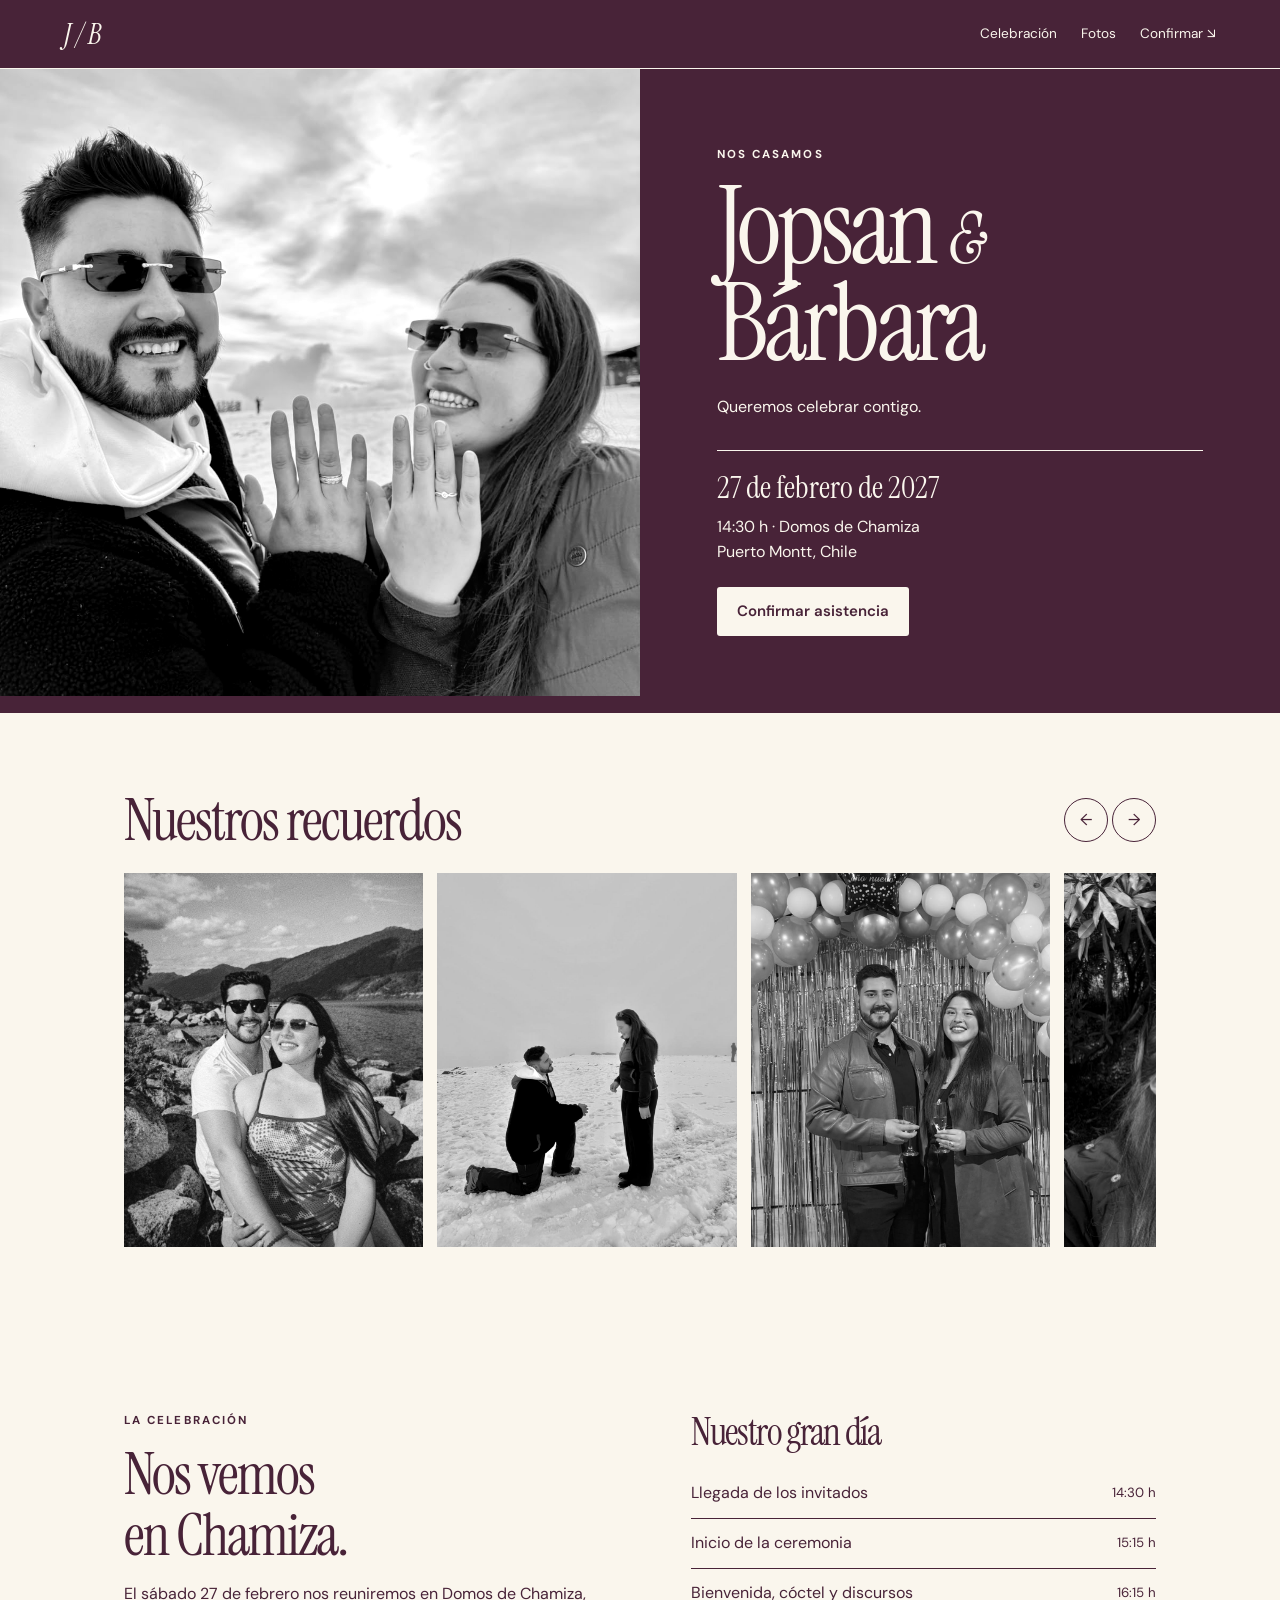
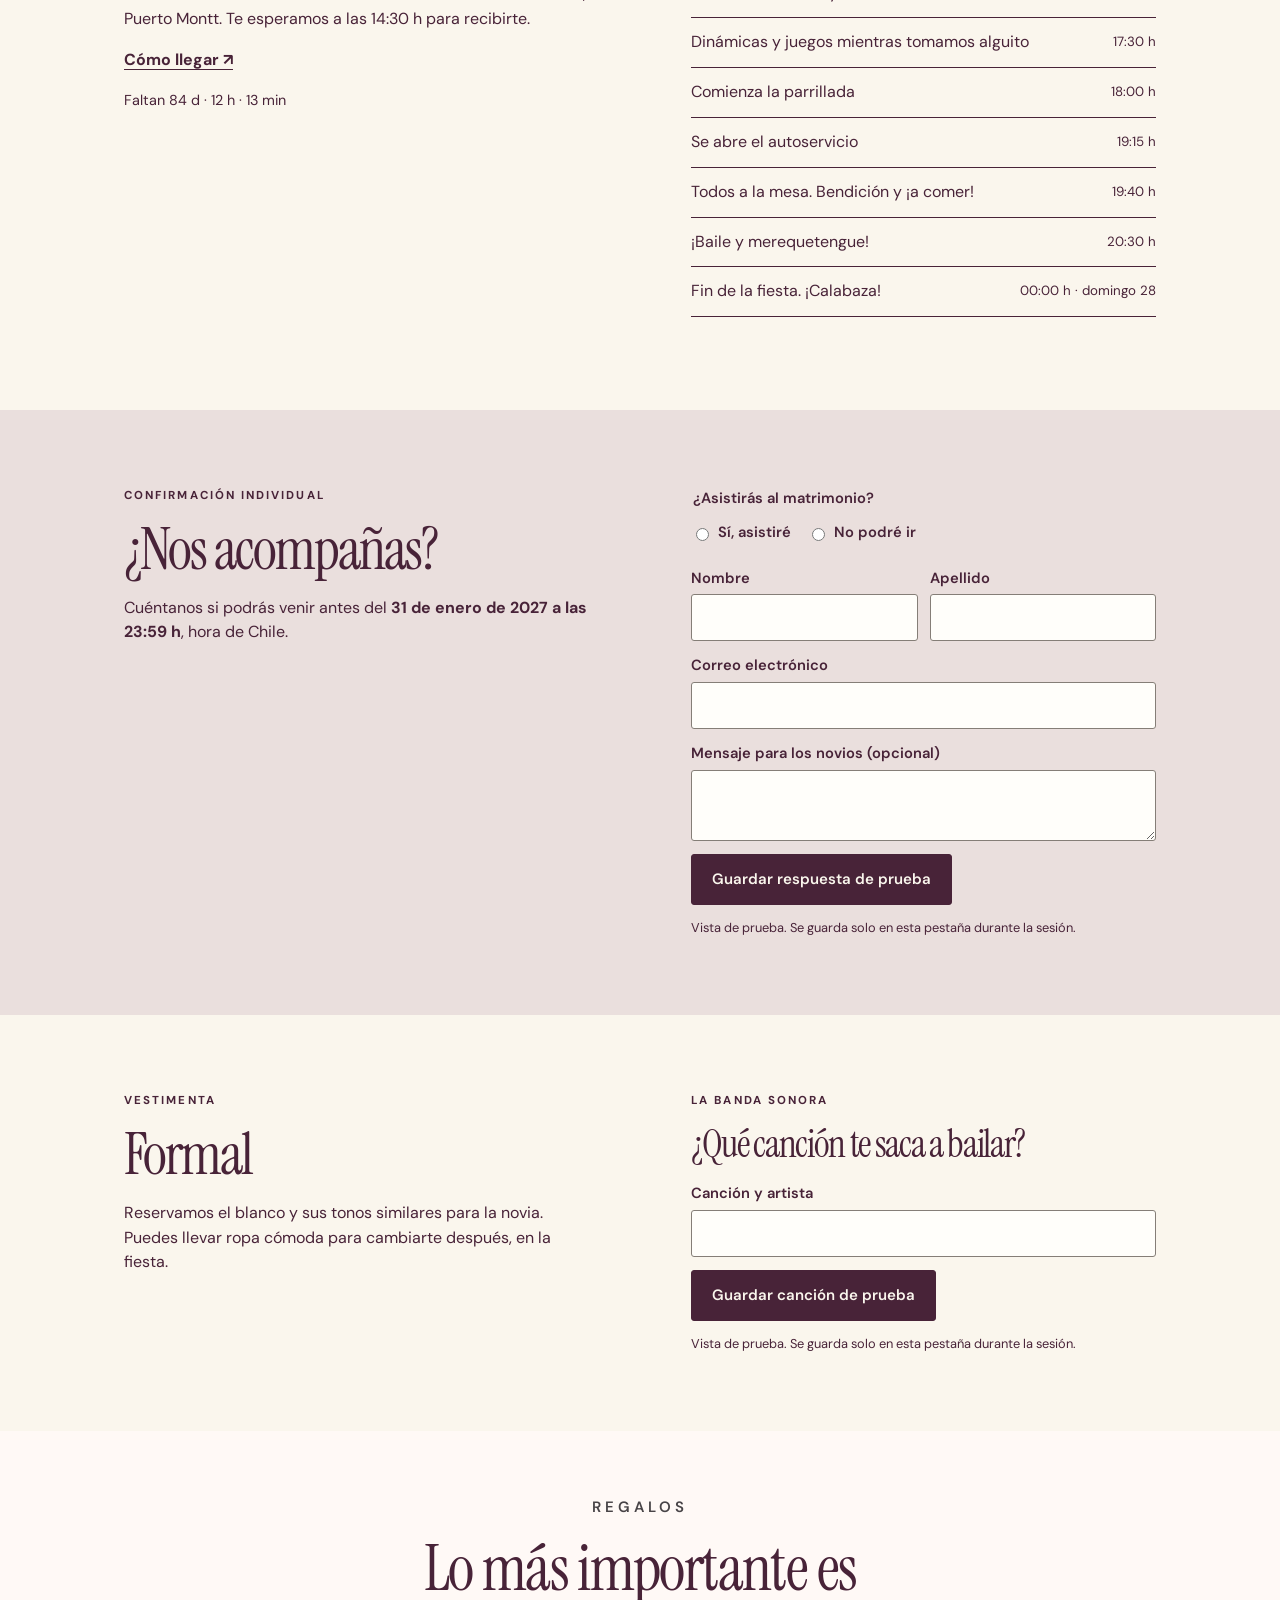
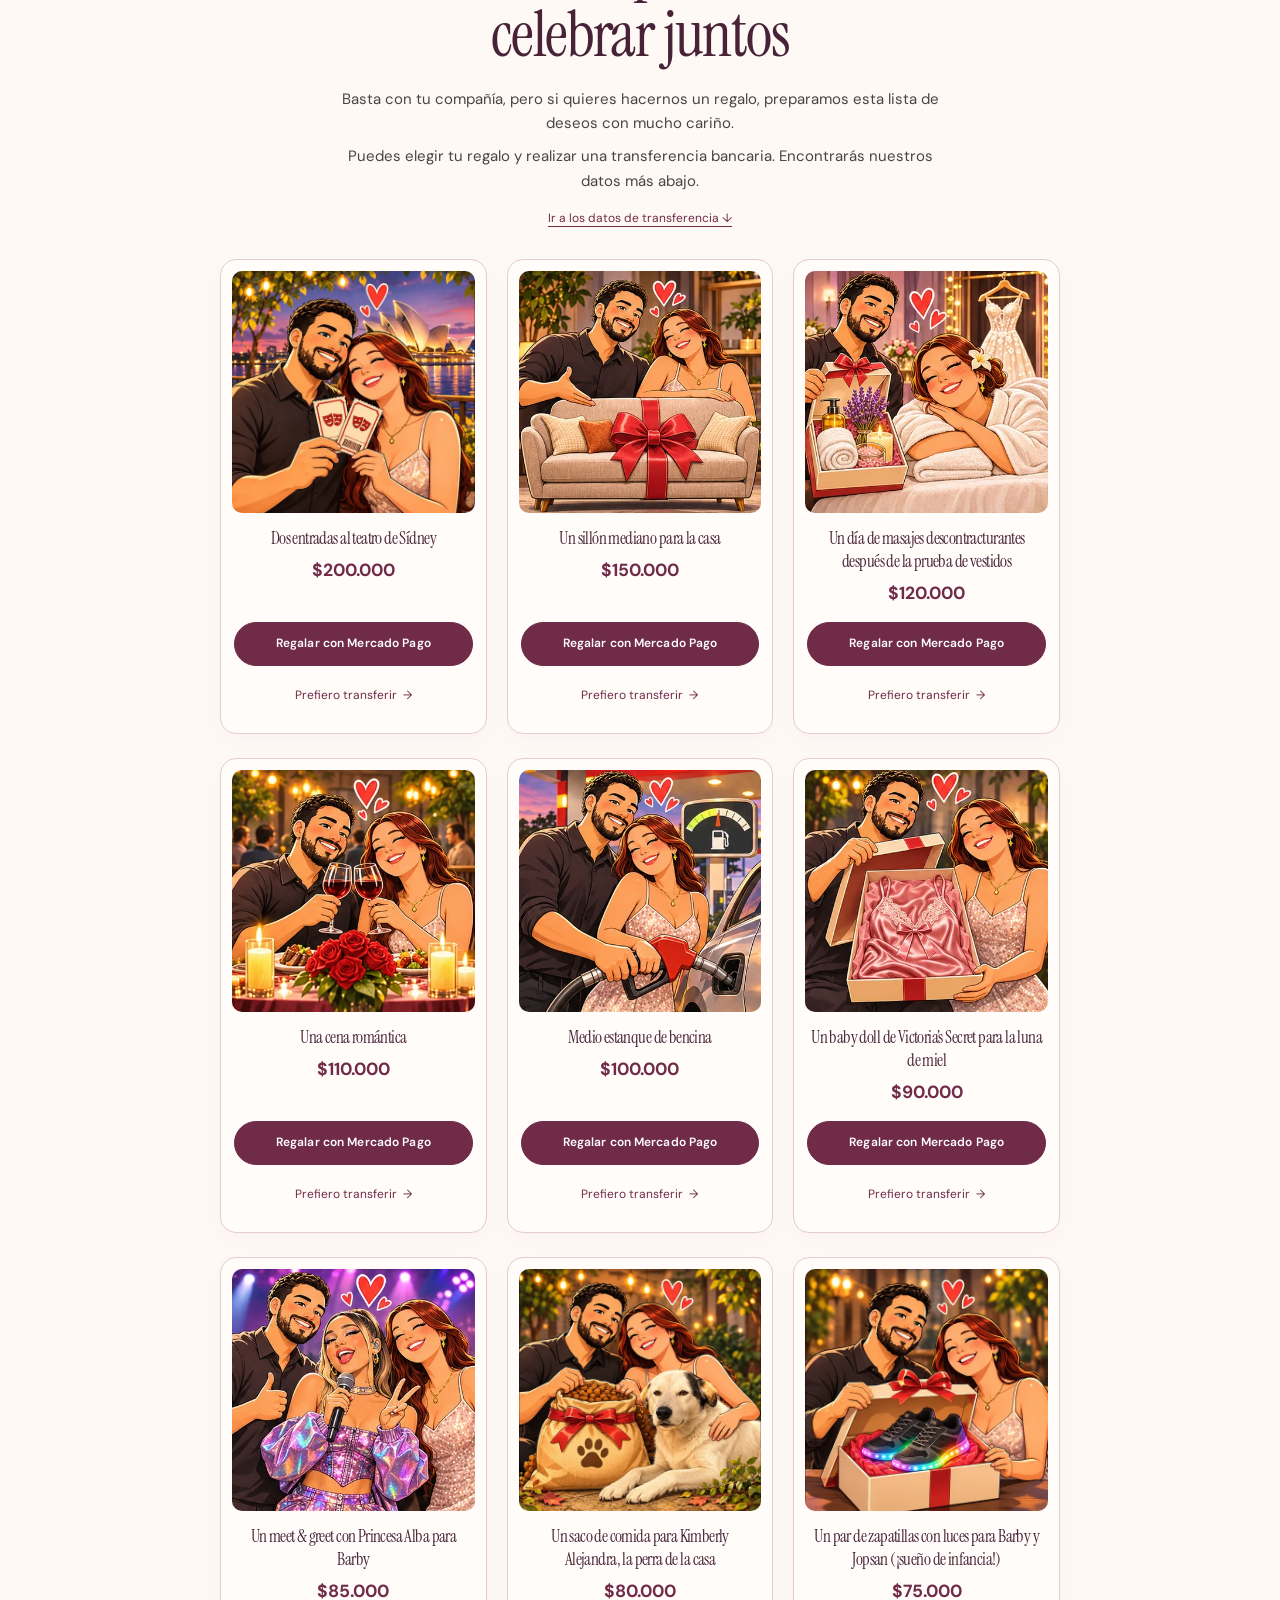
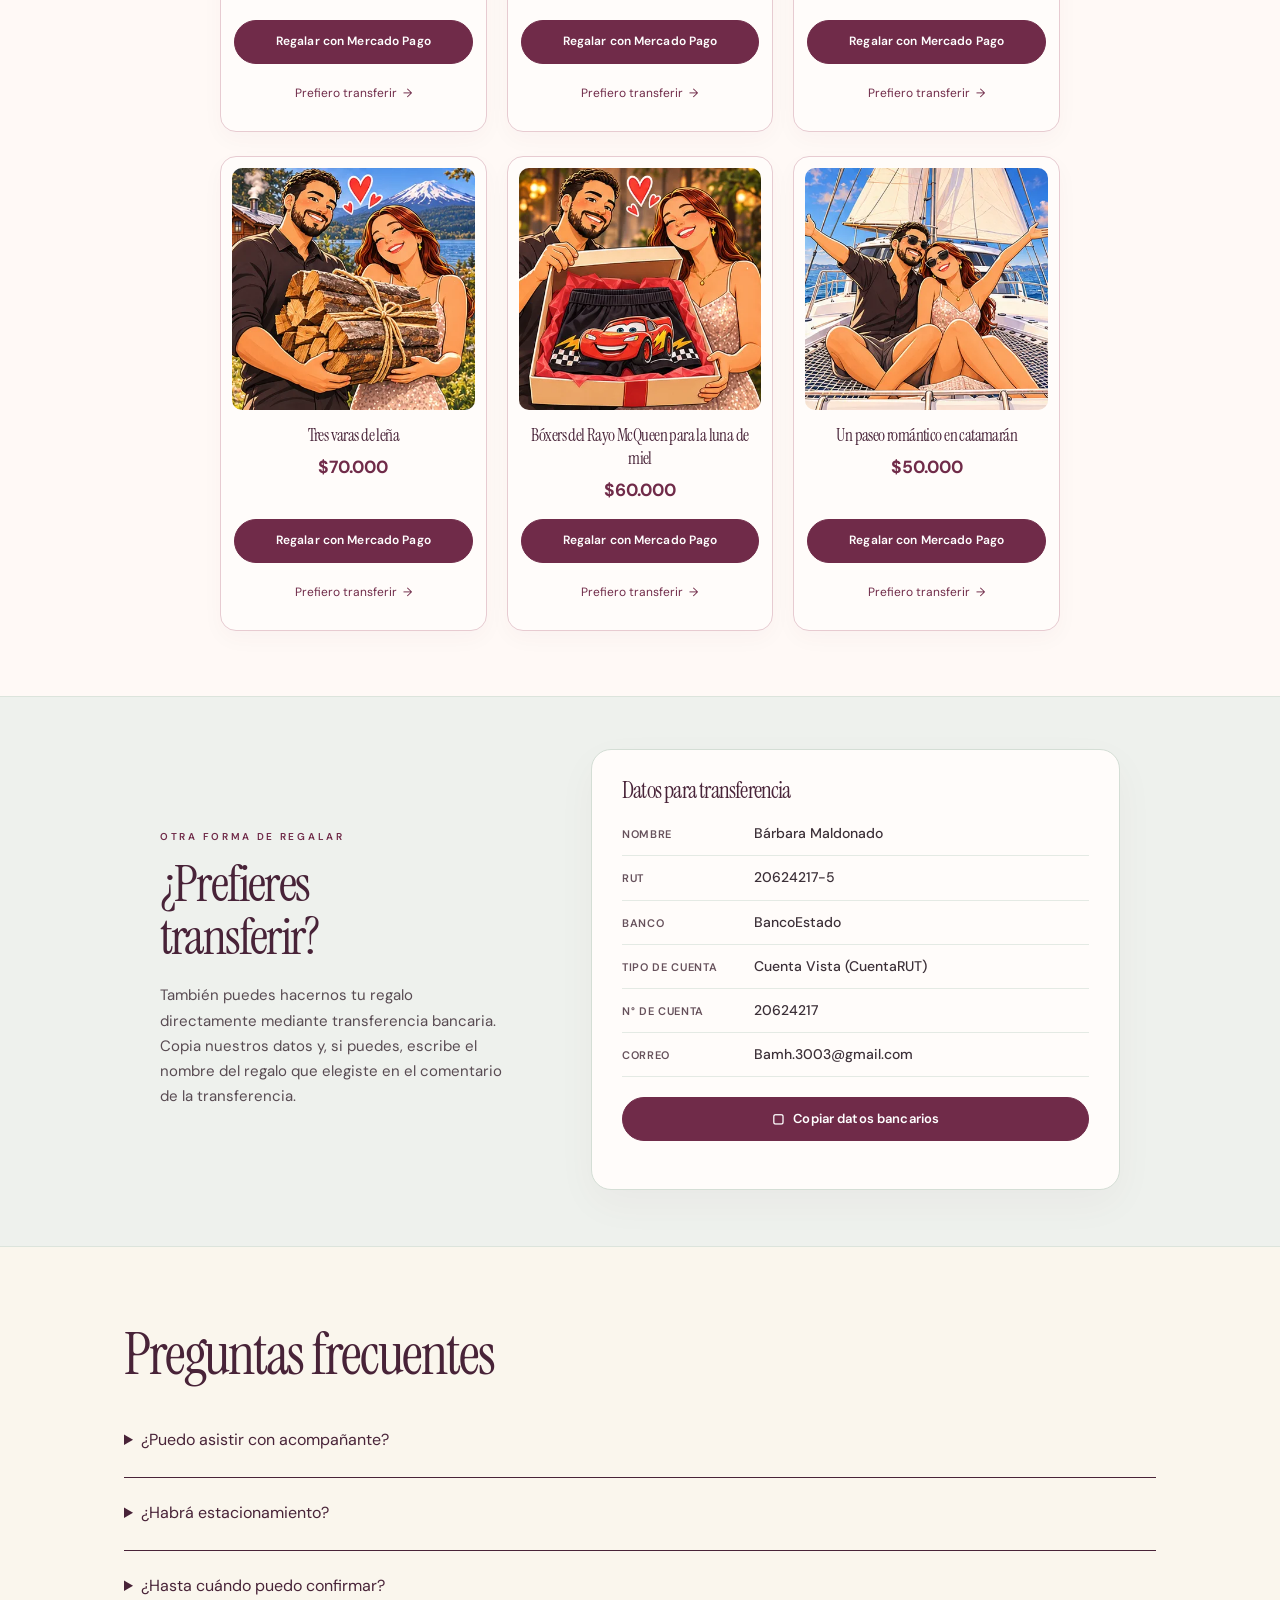
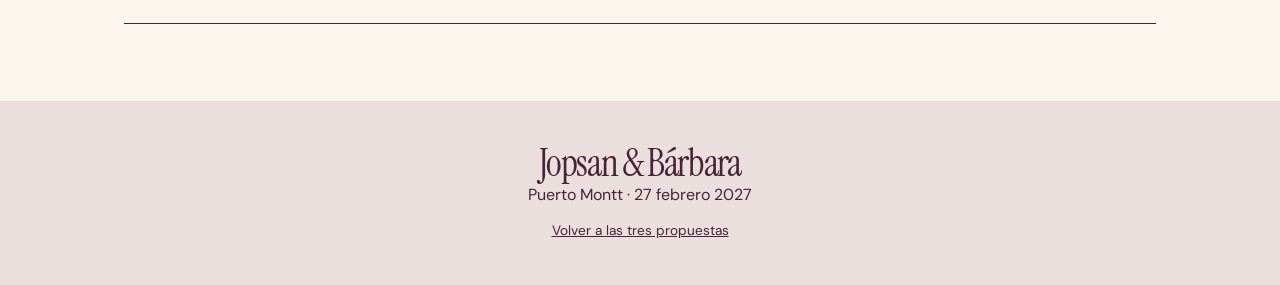
<file: propuestas/invitacion.html>
<!doctype html>
<html lang="es-CL" data-estilo="editorial">
<head>
<meta charset="utf-8"><meta name="viewport" content="width=device-width,initial-scale=1"><meta name="robots" content="noindex,nofollow"><title>Jopsan y Bárbara · Nuestro matrimonio</title>
<script>const selected = new URLSearchParams(location.search).get('estilo'); if (['sur','cine'].includes(selected)) document.documentElement.dataset.estilo = selected;</script>
<link rel="preconnect" href="https://fonts.googleapis.com"><link rel="stylesheet" href="https://fonts.googleapis.com/css2?family=DM+Sans:wght@400;500;700&family=DM+Serif+Text&family=Instrument+Serif:ital@0;1&family=Work+Sans:wght@400;600;750&display=swap">
<link rel="stylesheet" href="../gifts.css?v=lista-12"><link rel="stylesheet" href="parte.css">
</head>
<body><a class="skip" href="#confirmar">Saltar a la confirmación</a>
<header><nav><a href="./" class="monogram" aria-label="Volver a las tres propuestas">J / B</a><a href="#celebracion">Celebración</a><a href="#album">Fotos</a><a href="#confirmar">Confirmar ↘</a></nav>
<div class="cover"><div class="portrait"><img src="../assets/novios-portada.jpg" width="1200" height="1600" alt="Jopsan y Bárbara sonríen en la nieve y muestran sus anillos" fetchpriority="high"></div><div class="title"><p class="cap">Nos casamos</p><h1>Jopsan <i>&amp;</i> Bárbara</h1><p class="lead">Queremos celebrar contigo.</p><div class="date">27 de febrero de 2027</div><p class="place">14:30 h · Domos de Chamiza<br>Puerto Montt, Chile</p><a class="btn" href="#confirmar">Confirmar asistencia</a></div></div>
</header>
<main><section id="album" class="album"><div class="line"><h2>Nuestros recuerdos</h2><div><button type="button" id="prev" aria-label="Fotos anteriores">←</button> <button type="button" id="next" aria-label="Fotos siguientes">→</button></div></div><div class="film" tabindex="0" aria-label="Álbum de Jopsan y Bárbara"><figure><img src="../assets/recuerdos/recuerdo-06.jpg" alt="Una tarde junto al lago" loading="lazy" style="object-position:center 79%"></figure><figure><img src="../assets/recuerdos/recuerdo-01.jpg" alt="La propuesta en la nieve" loading="lazy" style="object-position:center 77%"></figure><figure><img src="../assets/recuerdos/recuerdo-10.jpg" alt="Un brindis especial" loading="lazy" style="object-position:center 52%"></figure><figure><img src="../assets/recuerdos/recuerdo-13.jpg" alt="Más momentos juntos" loading="lazy" style="object-position:center 58%"></figure><figure><img src="../assets/recuerdos/recuerdo-04.jpg" alt="Juntos en la montaña" loading="lazy" style="object-position:center 70%"></figure><figure><img src="../assets/recuerdos/recuerdo-09.jpg" alt="Un atardecer compartido" loading="lazy" style="object-position:center 66%"></figure><figure><img src="../assets/recuerdos/recuerdo-02.jpg" alt="Un sí entre risas" loading="lazy" style="object-position:center 77%"></figure><figure><img src="../assets/recuerdos/recuerdo-12.jpg" alt="Siempre de la mano" loading="lazy" style="object-position:center 55%"></figure><figure><img src="../assets/recuerdos/recuerdo-07.jpg" alt="Nuestros mejores momentos" loading="lazy" style="object-position:center 66%"></figure><figure><img src="../assets/recuerdos/recuerdo-05.jpg" alt="Un beso para recordar" loading="lazy" style="object-position:center 58%"></figure><figure><img src="../assets/recuerdos/recuerdo-14.jpg" alt="La felicidad de estar juntos" loading="lazy" style="object-position:center 55%"></figure><figure><img src="../assets/recuerdos/recuerdo-03.jpg" alt="Celebrando nuestros anillos" loading="lazy" style="object-position:center 70%"></figure><figure><img src="../assets/recuerdos/recuerdo-11.jpg" alt="Paisajes que nos unen" loading="lazy" style="object-position:center 66%"></figure><figure><img src="../assets/recuerdos/recuerdo-08.jpg" alt="El amor en los pequeños detalles" loading="lazy" style="object-position:center 53%"></figure></div></section>
<section id="celebracion" class="block twocol"><div><p class="cap">La celebración</p><h2>Nos vemos<br>en Chamiza.</h2><p>El sábado 27 de febrero nos reuniremos en Domos de Chamiza, Puerto Montt. Te esperamos a las 14:30 h para recibirte.</p><a class="textlink" href="https://maps.app.goo.gl/zymREpPr2wvXvVBv8?g_st=iw" target="_blank" rel="noopener">Cómo llegar ↗</a><p id="count" class="count"></p></div><div><h3>Nuestro gran día</h3><ol class="schedule"><li><span>Llegada de los invitados</span> <small>14:30 h</small></li>
<li><span>Inicio de la ceremonia</span> <small>15:15 h</small></li>
<li><span>Bienvenida, cóctel y discursos</span> <small>16:15 h</small></li>
<li><span>Dinámicas y juegos mientras tomamos alguito</span> <small>17:30 h</small></li>
<li><span>Comienza la parrillada</span> <small>18:00 h</small></li>
<li><span>Se abre el autoservicio</span> <small>19:15 h</small></li>
<li><span>Todos a la mesa. Bendición y ¡a comer!</span> <small>19:40 h</small></li>
<li><span>¡Baile y merequetengue!</span> <small>20:30 h</small></li>
<li><span>Fin de la fiesta. ¡Calabaza!</span> <small>00:00 h · domingo 28</small></li></ol></div></section>
<section id="confirmar" class="band"><div class="block twocol"><div><p class="cap">Confirmación individual</p><h2>¿Nos acompañas?</h2><p>Cuéntanos si podrás venir antes del <strong>31 de enero de 2027 a las 23:59 h</strong>, hora de Chile.</p></div>
<form id="asistencia"><fieldset><legend>¿Asistirás al matrimonio?</legend><label><input type="radio" name="attends" value="Sí" required> Sí, asistiré</label> <label><input type="radio" name="attends" value="No" required> No podré ir</label></fieldset><div class="pair"><label>Nombre<input name="firstName" autocomplete="given-name" required maxlength="100"></label><label>Apellido<input name="lastName" autocomplete="family-name" required maxlength="100"></label></div><label>Correo electrónico<input type="email" name="email" autocomplete="email" required maxlength="254"></label><label id="diet" hidden>Alergias o restricciones alimentarias (opcional)<textarea name="diet" maxlength="1000"></textarea></label><label>Mensaje para los novios (opcional)<textarea name="message" maxlength="1000"></textarea></label><button class="btn" type="submit">Guardar respuesta de prueba</button><small class="preview">Vista de prueba. Se guarda solo en esta pestaña durante la sesión.</small><p role="status"></p></form></div></section>
<section class="block twocol"><div><p class="cap">Vestimenta</p><h2>Formal</h2><p>Reservamos el blanco y sus tonos similares para la novia. Puedes llevar ropa cómoda para cambiarte después, en la fiesta.</p></div><div><p class="cap">La banda sonora</p><h3>¿Qué canción te saca a bailar?</h3><form id="cancion"><label>Canción y artista<input name="song" required maxlength="200"></label><button class="btn" type="submit">Guardar canción de prueba</button><small class="preview">Vista de prueba. Se guarda solo en esta pestaña durante la sesión.</small><p role="status"></p></form></div></section>
<section class="section gifts" id="regalos" aria-labelledby="gift-heading">
<div class="gift-intro"><p class="gift-kicker">Regalos</p><h2 id="gift-heading">Lo más importante es<br>celebrar juntos</h2><p>Basta con tu compañía, pero si quieres hacernos un regalo, preparamos esta lista de deseos con mucho cariño.</p><p id="gift-payment-intro">Puedes elegir tu regalo y realizar una transferencia bancaria. Encontrarás nuestros datos más abajo.</p><a class="jump" href="#datos-transferencia">Ir a los datos de transferencia ↓</a></div>
<div class="catalog" id="gift-catalog"><article class="gift" data-index="0"><div class="illustration"><img src="../assets/gifts/teatro-sidney.webp" alt="" loading="lazy" decoding="async" width="520" height="520"></div><div class="gift-caption"><h3>Dos entradas al teatro de Sídney</h3><strong>$200.000</strong></div><div class="actions"><a class="pay" data-pay="teatro-sidney" hidden target="_blank" rel="noopener noreferrer">Regalar con Mercado Pago</a><a class="transfer" data-transfer="0" href="#datos-transferencia" aria-label="Transferir $200.000 por Dos entradas al teatro de Sídney">Prefiero transferir <span aria-hidden="true">→</span></a></div></article>
<article class="gift" data-index="1"><div class="illustration"><img src="../assets/gifts/sillon.webp" alt="" loading="lazy" decoding="async" width="520" height="520"></div><div class="gift-caption"><h3>Un sillón mediano para la casa</h3><strong>$150.000</strong></div><div class="actions"><a class="pay" data-pay="sillon" hidden target="_blank" rel="noopener noreferrer">Regalar con Mercado Pago</a><a class="transfer" data-transfer="1" href="#datos-transferencia" aria-label="Transferir $150.000 por Un sillón mediano para la casa">Prefiero transferir <span aria-hidden="true">→</span></a></div></article>
<article class="gift" data-index="2"><div class="illustration"><img src="../assets/gifts/masajes.webp" alt="" loading="lazy" decoding="async" width="520" height="520"></div><div class="gift-caption"><h3>Un día de masajes descontracturantes después de la prueba de vestidos</h3><strong>$120.000</strong></div><div class="actions"><a class="pay" data-pay="masajes" hidden target="_blank" rel="noopener noreferrer">Regalar con Mercado Pago</a><a class="transfer" data-transfer="2" href="#datos-transferencia" aria-label="Transferir $120.000 por Un día de masajes descontracturantes después de la prueba de vestidos">Prefiero transferir <span aria-hidden="true">→</span></a></div></article>
<article class="gift" data-index="3"><div class="illustration"><img src="../assets/gifts/cena.webp" alt="" loading="lazy" decoding="async" width="520" height="520"></div><div class="gift-caption"><h3>Una cena romántica</h3><strong>$110.000</strong></div><div class="actions"><a class="pay" data-pay="cena" hidden target="_blank" rel="noopener noreferrer">Regalar con Mercado Pago</a><a class="transfer" data-transfer="3" href="#datos-transferencia" aria-label="Transferir $110.000 por Una cena romántica">Prefiero transferir <span aria-hidden="true">→</span></a></div></article>
<article class="gift" data-index="4"><div class="illustration"><img src="../assets/gifts/bencina.webp" alt="" loading="lazy" decoding="async" width="520" height="520"></div><div class="gift-caption"><h3>Medio estanque de bencina</h3><strong>$100.000</strong></div><div class="actions"><a class="pay" data-pay="bencina" hidden target="_blank" rel="noopener noreferrer">Regalar con Mercado Pago</a><a class="transfer" data-transfer="4" href="#datos-transferencia" aria-label="Transferir $100.000 por Medio estanque de bencina">Prefiero transferir <span aria-hidden="true">→</span></a></div></article>
<article class="gift" data-index="5"><div class="illustration"><img src="../assets/gifts/baby-doll.webp" alt="" loading="lazy" decoding="async" width="520" height="520"></div><div class="gift-caption"><h3>Un baby doll de Victoria’s Secret para la luna de miel</h3><strong>$90.000</strong></div><div class="actions"><a class="pay" data-pay="baby-doll" hidden target="_blank" rel="noopener noreferrer">Regalar con Mercado Pago</a><a class="transfer" data-transfer="5" href="#datos-transferencia" aria-label="Transferir $90.000 por Un baby doll de Victoria’s Secret para la luna de miel">Prefiero transferir <span aria-hidden="true">→</span></a></div></article>
<article class="gift" data-index="6"><div class="illustration"><img src="../assets/gifts/princesa-alba.webp" alt="" loading="lazy" decoding="async" width="520" height="520"></div><div class="gift-caption"><h3>Un meet &amp; greet con Princesa Alba para Barby</h3><strong>$85.000</strong></div><div class="actions"><a class="pay" data-pay="princesa-alba" hidden target="_blank" rel="noopener noreferrer">Regalar con Mercado Pago</a><a class="transfer" data-transfer="6" href="#datos-transferencia" aria-label="Transferir $85.000 por Un meet &amp; greet con Princesa Alba para Barby">Prefiero transferir <span aria-hidden="true">→</span></a></div></article>
<article class="gift" data-index="7"><div class="illustration"><img src="../assets/gifts/comida-kimberly.webp" alt="" loading="lazy" decoding="async" width="520" height="520"></div><div class="gift-caption"><h3>Un saco de comida para Kimberly Alejandra, la perra de la casa</h3><strong>$80.000</strong></div><div class="actions"><a class="pay" data-pay="comida-kimberly" hidden target="_blank" rel="noopener noreferrer">Regalar con Mercado Pago</a><a class="transfer" data-transfer="7" href="#datos-transferencia" aria-label="Transferir $80.000 por Un saco de comida para Kimberly Alejandra, la perra de la casa">Prefiero transferir <span aria-hidden="true">→</span></a></div></article>
<article class="gift" data-index="8"><div class="illustration"><img src="../assets/gifts/zapatillas-luces.webp" alt="" loading="lazy" decoding="async" width="520" height="520"></div><div class="gift-caption"><h3>Un par de zapatillas con luces para Barby y Jopsan (¡sueño de infancia!)</h3><strong>$75.000</strong></div><div class="actions"><a class="pay" data-pay="zapatillas-luces" hidden target="_blank" rel="noopener noreferrer">Regalar con Mercado Pago</a><a class="transfer" data-transfer="8" href="#datos-transferencia" aria-label="Transferir $75.000 por Un par de zapatillas con luces para Barby y Jopsan (¡sueño de infancia!)">Prefiero transferir <span aria-hidden="true">→</span></a></div></article>
<article class="gift" data-index="9"><div class="illustration"><img src="../assets/gifts/lena.webp" alt="" loading="lazy" decoding="async" width="520" height="520"></div><div class="gift-caption"><h3>Tres varas de leña</h3><strong>$70.000</strong></div><div class="actions"><a class="pay" data-pay="lena" hidden target="_blank" rel="noopener noreferrer">Regalar con Mercado Pago</a><a class="transfer" data-transfer="9" href="#datos-transferencia" aria-label="Transferir $70.000 por Tres varas de leña">Prefiero transferir <span aria-hidden="true">→</span></a></div></article>
<article class="gift" data-index="10"><div class="illustration"><img src="../assets/gifts/boxers.webp" alt="" loading="lazy" decoding="async" width="520" height="520"></div><div class="gift-caption"><h3>Bóxers del Rayo McQueen para la luna de miel</h3><strong>$60.000</strong></div><div class="actions"><a class="pay" data-pay="boxers" hidden target="_blank" rel="noopener noreferrer">Regalar con Mercado Pago</a><a class="transfer" data-transfer="10" href="#datos-transferencia" aria-label="Transferir $60.000 por Bóxers del Rayo McQueen para la luna de miel">Prefiero transferir <span aria-hidden="true">→</span></a></div></article>
<article class="gift" data-index="11"><div class="illustration"><img src="../assets/gifts/catamaran.webp" alt="" loading="lazy" decoding="async" width="520" height="520"></div><div class="gift-caption"><h3>Un paseo romántico en catamarán</h3><strong>$50.000</strong></div><div class="actions"><a class="pay" data-pay="catamaran" hidden target="_blank" rel="noopener noreferrer">Regalar con Mercado Pago</a><a class="transfer" data-transfer="11" href="#datos-transferencia" aria-label="Transferir $50.000 por Un paseo romántico en catamarán">Prefiero transferir <span aria-hidden="true">→</span></a></div></article></div>

<section class="bank-section" id="datos-transferencia" aria-labelledby="bankheading"><div class="bank-wrap"><div class="bank-intro"><div class="gift-kicker">Otra forma de regalar</div><h2 id="bankheading">¿Prefieres<br>transferir?</h2><p>También puedes hacernos tu regalo directamente mediante transferencia bancaria.</p><p>Copia nuestros datos y, si puedes, escribe el nombre del regalo que elegiste en el comentario de la transferencia.</p><div id="selection" class="selection" aria-live="polite"></div></div><div class="bank-card"><h3>Datos para transferencia</h3><dl id="bank-details"><div><dt>Nombre</dt><dd>Bárbara Maldonado</dd></div><div><dt>RUT</dt><dd>20624217-5</dd></div><div><dt>Banco</dt><dd>BancoEstado</dd></div><div><dt>Tipo de cuenta</dt><dd>Cuenta Vista (CuentaRUT)</dd></div><div><dt>N° de cuenta</dt><dd>20624217</dd></div><div><dt>Correo</dt><dd>Bamh.3003@gmail.com</dd></div></dl><button class="copy" id="copy-bank" type="button">▢   Copiar datos bancarios</button><p class="feedback" id="copy-bank-status" role="status"></p></div></div></section>
</section>

<section class="block faq"><h2>Preguntas frecuentes</h2><details>
          <summary>¿Puedo asistir con acompañante?</summary>
          <p>No. La invitación es individual, salvo que los novios te hayan indicado expresamente lo contrario. Te pedimos que lo comprendas y agradecemos mucho tu respeto por esta decisión.</p>
        </details>
        <details>
          <summary>¿Habrá estacionamiento?</summary>
          <p>Sí, el lugar cuenta con estacionamiento.</p>
        </details>
        <details>
          <summary>¿Hasta cuándo puedo confirmar?</summary>
          <p>Hasta el 31 de enero de 2027 a las 23:59, hora de Chile.</p>
        </details>
      </section></main><footer><h3>Jopsan &amp; Bárbara</h3><p>Puerto Montt · 27 febrero 2027</p><a href="./">Volver a las tres propuestas</a></footer>
<script src="../gifts.js?v=lista-12" defer></script><script src="parte.js?v=1430" defer></script></body></html>
</file>
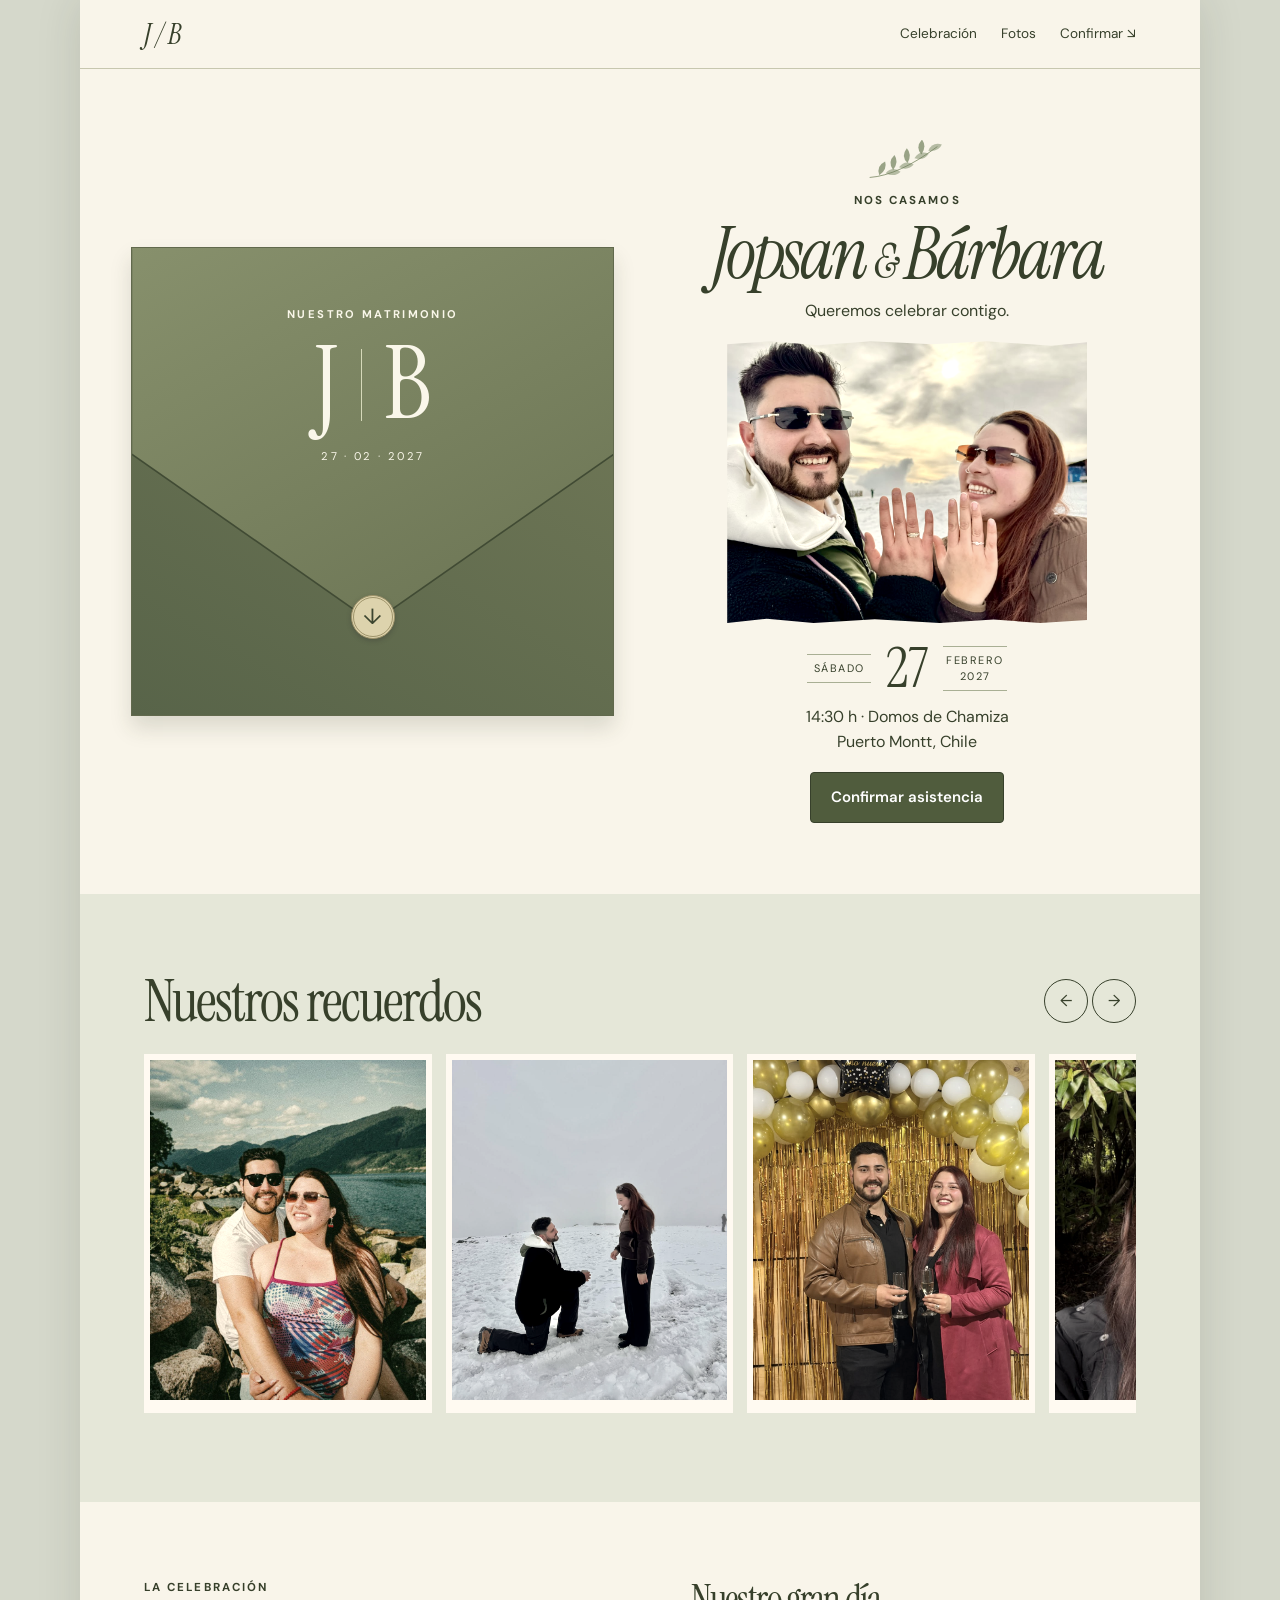
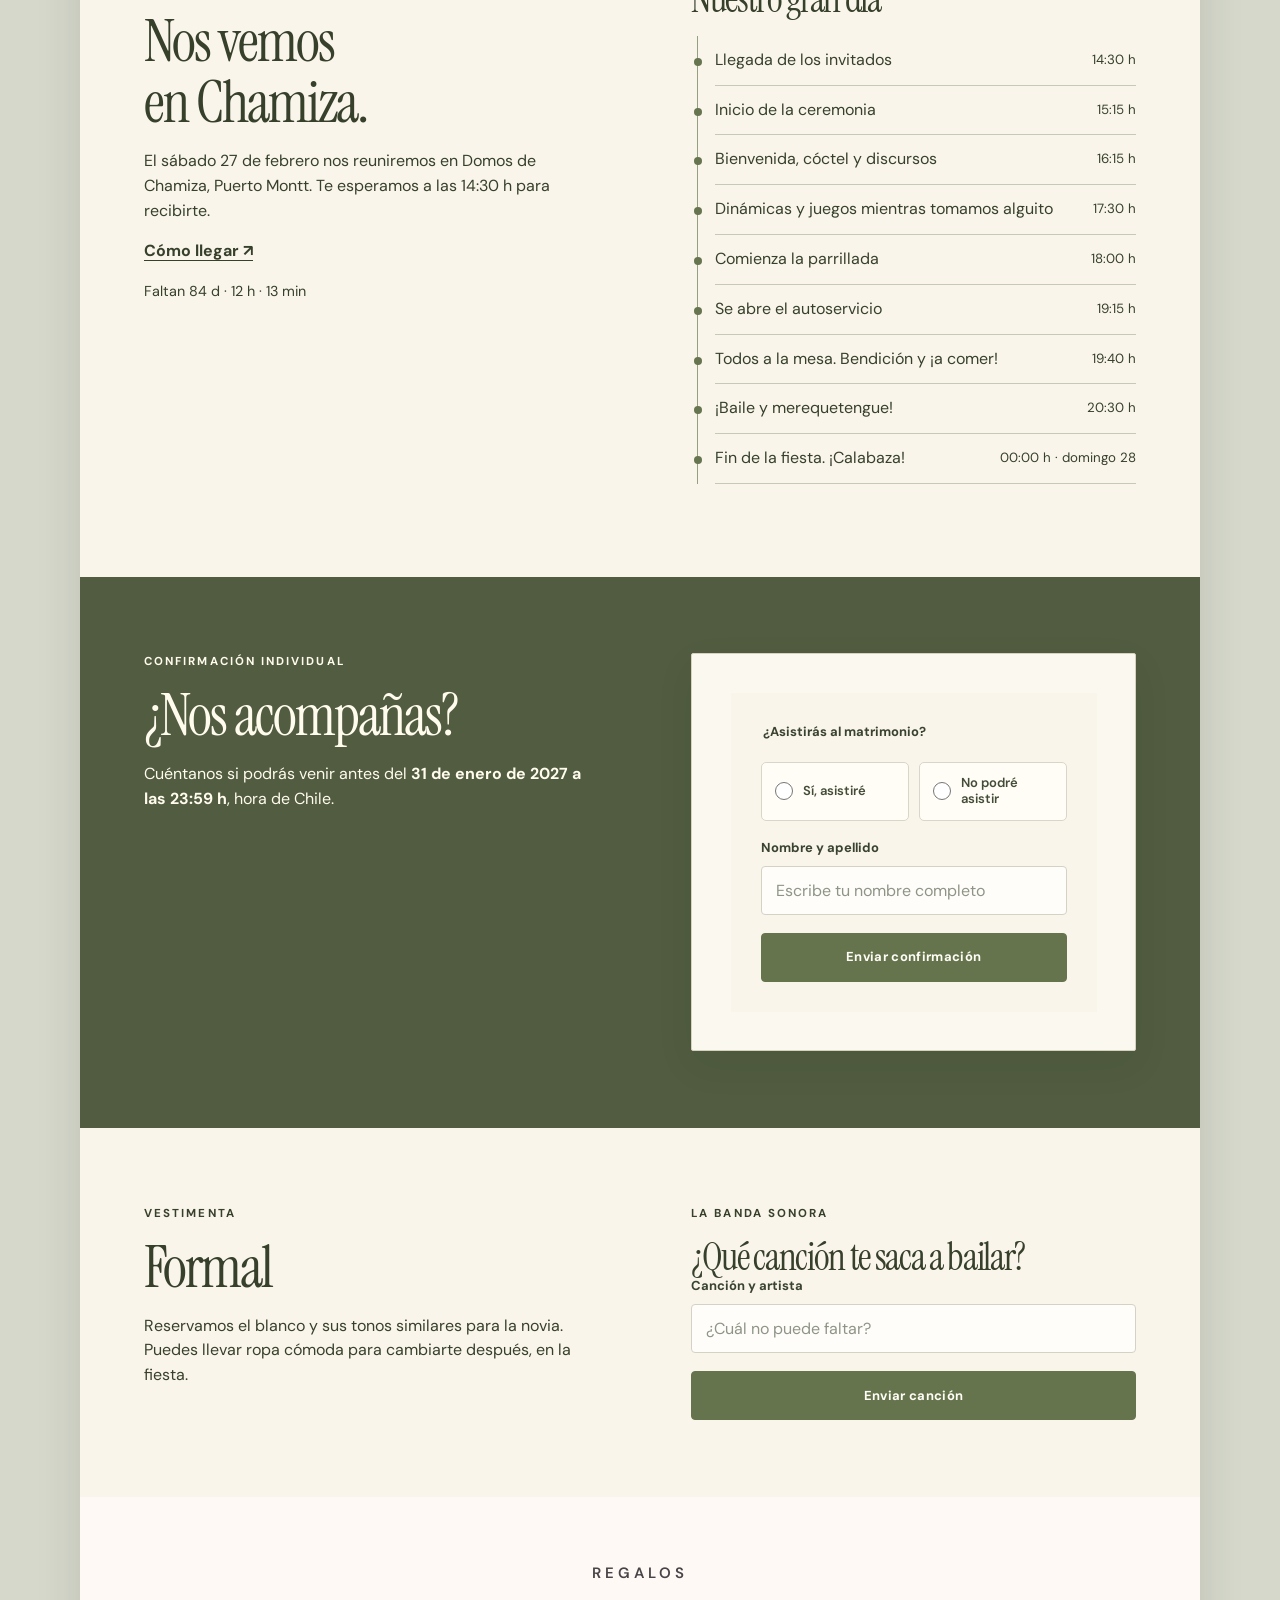
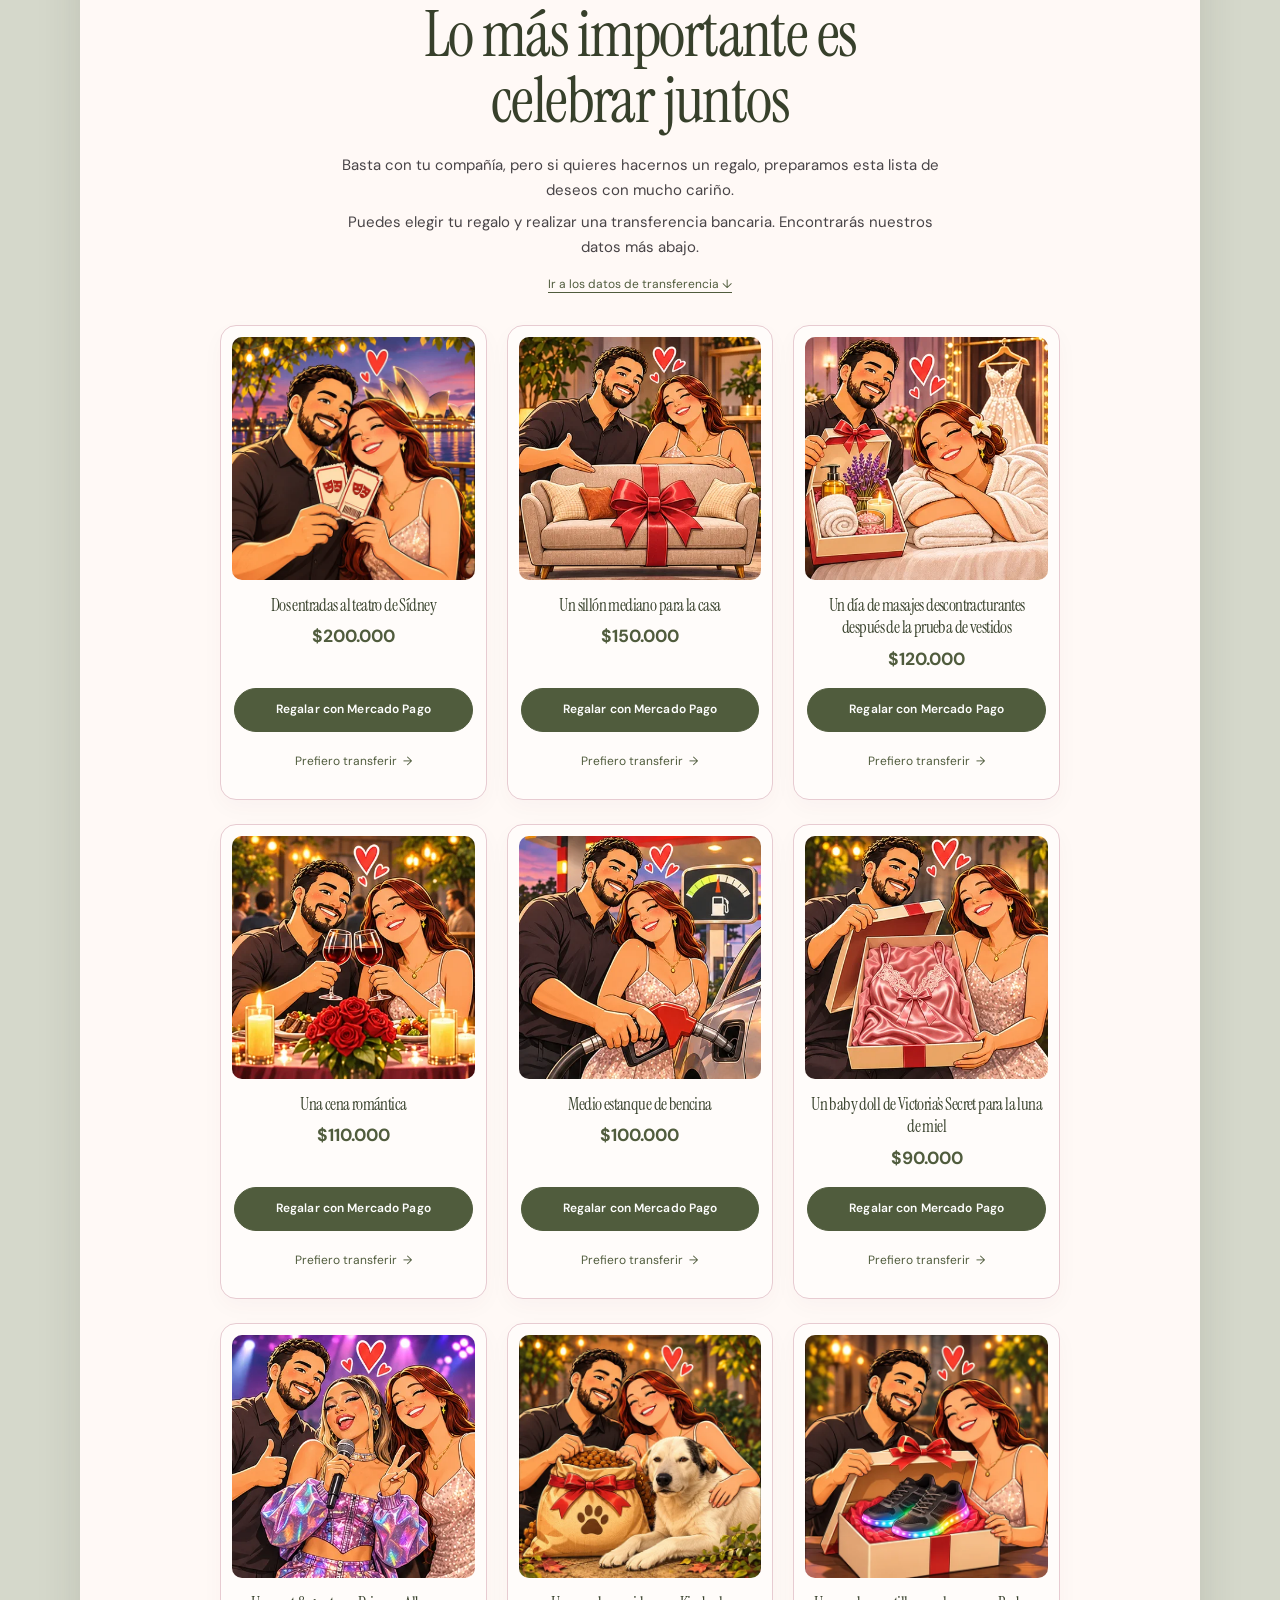
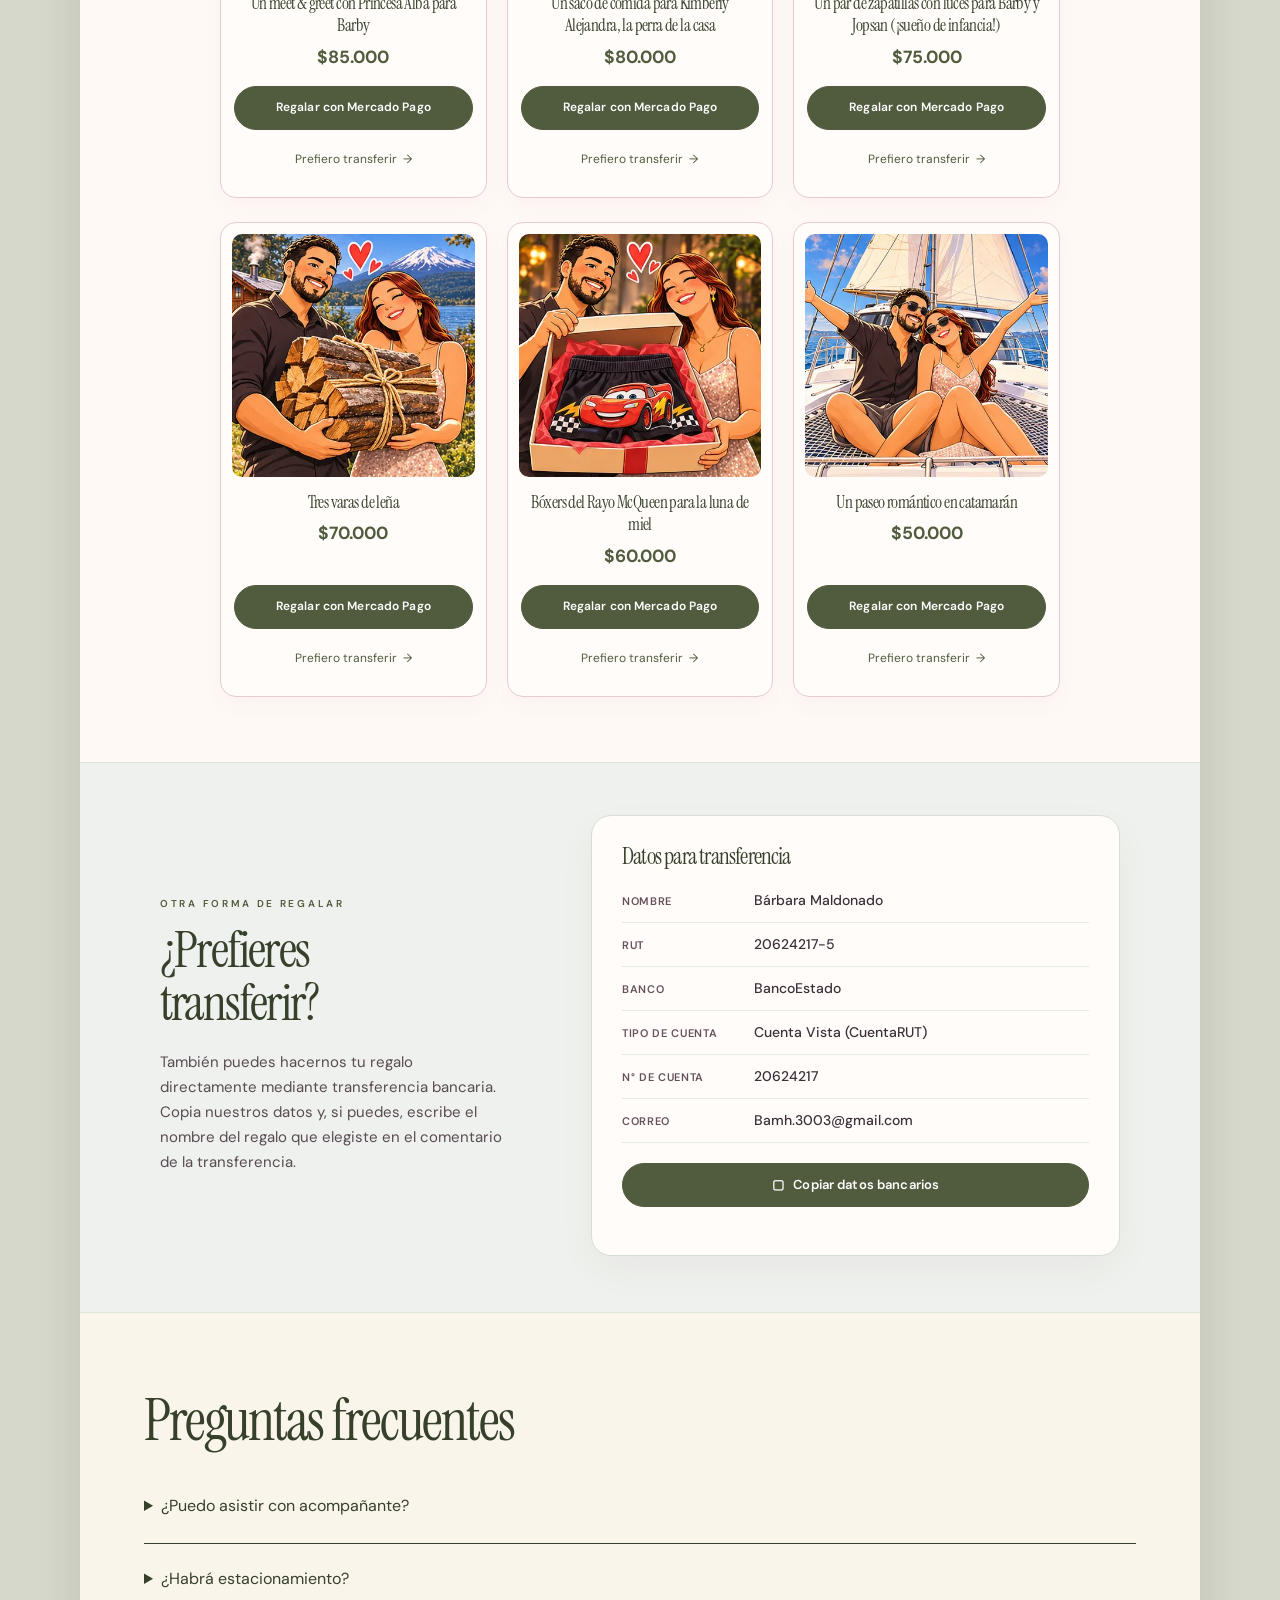
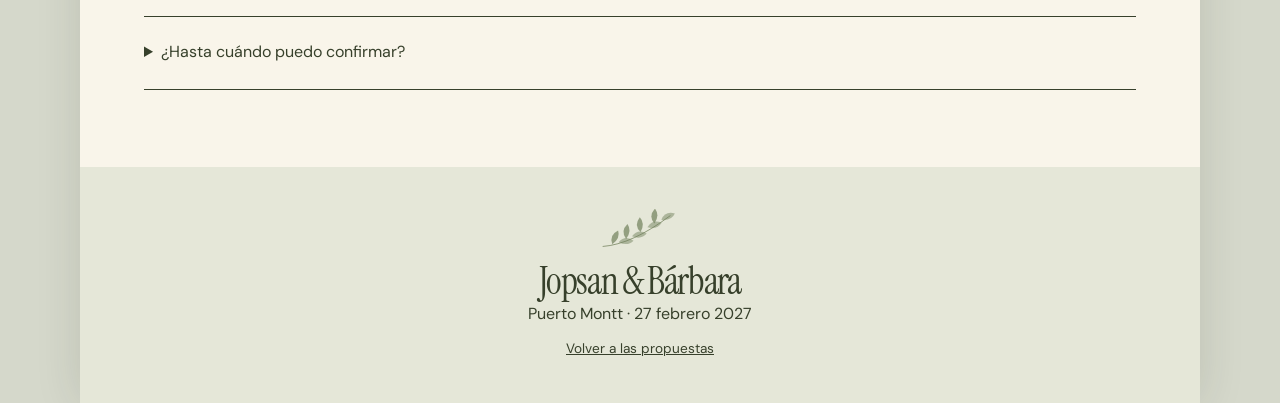
<file: propuestas/olivo.html>
<!doctype html>
<html lang="es-CL" data-estilo="olivo">
<head>
<meta charset="utf-8"><meta name="viewport" content="width=device-width,initial-scale=1"><meta name="robots" content="noindex,nofollow"><title>Carta de olivo · Jopsan y Bárbara</title>

<link rel="preconnect" href="https://fonts.googleapis.com"><link rel="stylesheet" href="https://fonts.googleapis.com/css2?family=DM+Sans:wght@400;500;700&family=DM+Serif+Text&family=Instrument+Serif:ital@0;1&family=Work+Sans:wght@400;600;750&display=swap">
<link rel="stylesheet" href="../gifts.css?v=lista-12"><link rel="stylesheet" href="parte.css">
<style>html{--ink:#37402b;--accent:#505c3d;--paper:#f9f5ea;--wash:#e6e6d9;--head:"Instrument Serif",Georgia,serif;--photo:sepia(.16) saturate(.76) contrast(1.05);background:#d5d8cb}body{background:var(--paper);max-width:1120px;margin:auto;box-shadow:0 0 42px #26302022}header{background:var(--paper);color:var(--ink)}nav{border-color:#c7c7af}.stationery{display:grid;grid-template-columns:1fr 1fr;align-items:center;gap:clamp(28px,4vw,58px);padding:clamp(24px,4vw,60px)}.envelope{color:#faf7ea;position:relative;isolation:isolate;align-self:center;display:grid;align-content:start;justify-items:center;text-align:center;aspect-ratio:1.03;background:linear-gradient(30deg,#586449,#747b59);box-shadow:0 12px 20px #31362226;border:1px solid #61694d;padding:12% 5% 0}.envelope::before,.envelope::after{content:"";position:absolute;inset:0;z-index:-1;clip-path:polygon(0 0,100% 0,100% 44%,50% 80%,0 44%)}.envelope::before{background:#414b34;transform:translateY(2px)}.envelope::after{background:linear-gradient(153deg,#87906c,#707958 70%)}.initials{display:flex;align-items:center;gap:.22em;font:400 clamp(64px,8vw,100px)/.95 var(--head)}.initials b{height:.72em;width:1px;background:#d6d9ba}.envelope .cap,.envelope-date{font-size:.7rem;letter-spacing:.21em}.envelope-date{margin-top:16px}.seal{position:absolute;top:calc(79% - 22px);left:calc(50% - 22px);width:44px;height:44px;display:grid;place-items:center;background:#ddd3ad;border-radius:50%;color:#3c452f;box-shadow:0 2px 5px #3335;text-decoration:none;font-size:22px;border:3px double #9e936a}.letter{text-align:center;position:relative;padding:20px 0;scroll-margin:12px}.sprig{width:80px;height:44px;color:#71805b}.letter h1{font:italic 400 clamp(43px,5.6vw,80px)/1 var(--head);letter-spacing:-.045em}.letter h1 i{font-size:.67em}.letter .cap{margin:0 0 8px}.letter p{margin:9px 0}.letter figure{margin:18px auto;width:min(100%,360px);height:clamp(225px,22vw,295px);clip-path:polygon(0 1%,12% 0,25% 1.4%,40% 0,57% 1%,72% 0,90% 1.6%,100% .3%,100% 99%,87% 100%,74% 98.8%,59% 100%,41% 98.7%,24% 100%,11% 98.5%,0 100%)}.letter img{width:100%;height:100%;object-fit:cover;object-position:center 54%;filter:var(--photo)}.tear-date{display:flex;align-items:center;justify-content:center;gap:15px}.tear-date span{padding:5px 0;border-block:1px solid #a9af94;min-width:64px;text-transform:uppercase;font-size:.68rem;letter-spacing:.14em}.tear-date strong{font:400 55px/1 var(--head)}.btn{border-radius:4px;background:#505c3d;color:white}.letter .btn{margin-top:8px}.album,footer{background:#e5e7d8}.film figure{background:#fffaf1;padding:6px 6px 13px}.schedule{margin-left:6px;border-left:1px solid #96a080}.schedule li{position:relative;margin-left:17px;border-color:#c5c9b6}.schedule li::before{content:"";position:absolute;border-radius:50%;background:#66744f;width:8px;height:8px;top:22px;left:-21.5px}.band{background:#515c40;color:#fffbed}.band form{background:var(--paper);color:var(--ink);padding:clamp(16px,2.4vw,30px)}footer .sprig{display:block;margin:0 auto 8px}#regalos{--gift-paper:#eeefe3}@media(max-width:690px){.stationery{grid-template-columns:1fr;gap:14px;padding:18px 18px 28px}.envelope{width:min(100%,420px);justify-self:center;aspect-ratio:1.73;padding:6% 3% 0}.initials{font-size:clamp(40px,11vw,65px)}.envelope .cap{margin-bottom:4px}.envelope-date{margin-top:4px}.letter{padding-top:0}.letter figure{height:clamp(230px,67vw,340px)}.letter .sprig{height:30px}.letter h1{font-size:clamp(42px,12vw,66px)}}</style><link rel="stylesheet" href="../forms-inline.css?v=oliva-form-20261122-1"></head>
<body><a class="skip" href="#confirmar">Saltar a la confirmación</a>
<header><nav><a href="./" class="monogram" aria-label="Volver a las propuestas">J / B</a><a href="#celebracion">Celebración</a><a href="#album">Fotos</a><a href="#confirmar">Confirmar ↘</a></nav>
<div class="stationery"><div class="envelope"><p class="cap">Nuestro matrimonio</p><div class="initials" aria-hidden="true">J <b></b> B</div><p class="envelope-date">27 · 02 · 2027</p><a class="seal" href="#el-parte" aria-label="Abrir el parte">↓</a></div><div class="letter" id="el-parte"><svg class="sprig" viewBox="0 0 150 80" fill="none" aria-hidden="true"><path d="M5 69Q60 65 132 11" stroke="currentColor" stroke-width="1.4"/><path transform="translate(23 65) rotate(-32)" d="M0 0Q4 -18 23 -16Q19 -1 0 0Z" fill="currentColor" opacity=".7"/><path transform="translate(35 61) rotate(29)" d="M0 0Q4 -18 23 -16Q19 -1 0 0Z" fill="currentColor" opacity=".49"/><path transform="translate(49 55) rotate(-50)" d="M0 0Q4 -18 23 -16Q19 -1 0 0Z" fill="currentColor" opacity=".7"/><path transform="translate(60 50) rotate(24)" d="M0 0Q4 -18 23 -16Q19 -1 0 0Z" fill="currentColor" opacity=".49"/><path transform="translate(76 42) rotate(-58)" d="M0 0Q4 -18 23 -16Q19 -1 0 0Z" fill="currentColor" opacity=".7"/><path transform="translate(89 33) rotate(17)" d="M0 0Q4 -18 23 -16Q19 -1 0 0Z" fill="currentColor" opacity=".49"/><path transform="translate(102 26) rotate(-53)" d="M0 0Q4 -18 23 -16Q19 -1 0 0Z" fill="currentColor" opacity=".7"/><path transform="translate(115 19) rotate(10)" d="M0 0Q4 -18 23 -16Q19 -1 0 0Z" fill="currentColor" opacity=".49"/></svg><p class="cap">Nos casamos</p><h1>Jopsan <i>&amp;</i> Bárbara</h1><p>Queremos celebrar contigo.</p><figure><img src="../assets/novios-portada.jpg" alt="Jopsan y Bárbara mostrando sus anillos en la nieve" width="1200" height="1600" fetchpriority="high"></figure><div class="tear-date"><span>Sábado</span><strong>27</strong><span>Febrero<br>2027</span></div><p>14:30 h · Domos de Chamiza<br>Puerto Montt, Chile</p><a class="btn" href="#confirmar">Confirmar asistencia</a></div></div>
</header>
<main><section id="album" class="album"><div class="line"><h2>Nuestros recuerdos</h2><div><button type="button" id="prev" aria-label="Fotos anteriores">←</button> <button type="button" id="next" aria-label="Fotos siguientes">→</button></div></div><div class="film" tabindex="0" aria-label="Álbum de Jopsan y Bárbara"><figure><img src="../assets/recuerdos/recuerdo-06.jpg" alt="Una tarde junto al lago" loading="lazy" style="object-position:center 79%"></figure><figure><img src="../assets/recuerdos/recuerdo-01.jpg" alt="La propuesta en la nieve" loading="lazy" style="object-position:center 77%"></figure><figure><img src="../assets/recuerdos/recuerdo-10.jpg" alt="Un brindis especial" loading="lazy" style="object-position:center 52%"></figure><figure><img src="../assets/recuerdos/recuerdo-13.jpg" alt="Más momentos juntos" loading="lazy" style="object-position:center 58%"></figure><figure><img src="../assets/recuerdos/recuerdo-04.jpg" alt="Juntos en la montaña" loading="lazy" style="object-position:center 70%"></figure><figure><img src="../assets/recuerdos/recuerdo-09.jpg" alt="Un atardecer compartido" loading="lazy" style="object-position:center 66%"></figure><figure><img src="../assets/recuerdos/recuerdo-02.jpg" alt="Un sí entre risas" loading="lazy" style="object-position:center 77%"></figure><figure><img src="../assets/recuerdos/recuerdo-12.jpg" alt="Siempre de la mano" loading="lazy" style="object-position:center 55%"></figure><figure><img src="../assets/recuerdos/recuerdo-07.jpg" alt="Nuestros mejores momentos" loading="lazy" style="object-position:center 66%"></figure><figure><img src="../assets/recuerdos/recuerdo-05.jpg" alt="Un beso para recordar" loading="lazy" style="object-position:center 58%"></figure><figure><img src="../assets/recuerdos/recuerdo-14.jpg" alt="La felicidad de estar juntos" loading="lazy" style="object-position:center 55%"></figure><figure><img src="../assets/recuerdos/recuerdo-03.jpg" alt="Celebrando nuestros anillos" loading="lazy" style="object-position:center 70%"></figure><figure><img src="../assets/recuerdos/recuerdo-11.jpg" alt="Paisajes que nos unen" loading="lazy" style="object-position:center 66%"></figure><figure><img src="../assets/recuerdos/recuerdo-08.jpg" alt="El amor en los pequeños detalles" loading="lazy" style="object-position:center 53%"></figure></div></section>
<section id="celebracion" class="block twocol"><div><p class="cap">La celebración</p><h2>Nos vemos<br>en Chamiza.</h2><p>El sábado 27 de febrero nos reuniremos en Domos de Chamiza, Puerto Montt. Te esperamos a las 14:30 h para recibirte.</p><a class="textlink" href="https://maps.app.goo.gl/zymREpPr2wvXvVBv8?g_st=iw" target="_blank" rel="noopener">Cómo llegar ↗</a><p id="count" class="count"></p></div><div><h3>Nuestro gran día</h3><ol class="schedule"><li><span>Llegada de los invitados</span> <small>14:30 h</small></li>
<li><span>Inicio de la ceremonia</span> <small>15:15 h</small></li>
<li><span>Bienvenida, cóctel y discursos</span> <small>16:15 h</small></li>
<li><span>Dinámicas y juegos mientras tomamos alguito</span> <small>17:30 h</small></li>
<li><span>Comienza la parrillada</span> <small>18:00 h</small></li>
<li><span>Se abre el autoservicio</span> <small>19:15 h</small></li>
<li><span>Todos a la mesa. Bendición y ¡a comer!</span> <small>19:40 h</small></li>
<li><span>¡Baile y merequetengue!</span> <small>20:30 h</small></li>
<li><span>Fin de la fiesta. ¡Calabaza!</span> <small>00:00 h · domingo 28</small></li></ol></div></section>
<section id="confirmar" class="band"><div class="block twocol"><div><p class="cap">Confirmación individual</p><h2>¿Nos acompañas?</h2><p>Cuéntanos si podrás venir antes del <strong>31 de enero de 2027 a las 23:59 h</strong>, hora de Chile.</p></div>
<div class="form-shell"><form class="wedding-form" id="rsvp-form" data-kind="public-rsvp">
    <fieldset>
      <legend>¿Asistirás al matrimonio?</legend>
      <div class="choices">
        <label class="choice"><input type="radio" name="attends" value="Sí" required><span>Sí, asistiré</span></label>
        <label class="choice"><input type="radio" name="attends" value="No" required><span>No podré asistir</span></label>
      </div>
    </fieldset>
    <label class="field" for="rsvp-fullname"><span class="field-label">Nombre y apellido</span>
      <input id="rsvp-fullname" type="text" name="fullName" maxlength="200" autocomplete="name" placeholder="Escribe tu nombre completo" required>
    </label>
    <button class="form-submit" type="submit">Enviar confirmación</button>
    <p class="form-status" role="status" aria-live="polite"></p>
    <a class="form-backup" hidden target="_blank" rel="noopener noreferrer">Abrir formulario alternativo</a>
  </form></div></div></section>
<section class="block twocol"><div><p class="cap">Vestimenta</p><h2>Formal</h2><p>Reservamos el blanco y sus tonos similares para la novia. Puedes llevar ropa cómoda para cambiarte después, en la fiesta.</p></div><div class="song-inline"><p class="cap">La banda sonora</p><h3>¿Qué canción te saca a bailar?</h3><form class="wedding-form" id="song-form" data-kind="public-song">
  <label class="field" for="song-name"><span class="field-label">Canción y artista</span>
    <input id="song-name" name="song" type="text" maxlength="200" placeholder="¿Cuál no puede faltar?" required>
  </label>
  <button class="form-submit" type="submit">Enviar canción</button>
  <p class="form-status" role="status" aria-live="polite"></p>
  <a class="form-backup" hidden target="_blank" rel="noopener noreferrer">Abrir formulario alternativo</a>
</form></div></section>
<section class="section gifts" id="regalos" aria-labelledby="gift-heading">
<div class="gift-intro"><p class="gift-kicker">Regalos</p><h2 id="gift-heading">Lo más importante es<br>celebrar juntos</h2><p>Basta con tu compañía, pero si quieres hacernos un regalo, preparamos esta lista de deseos con mucho cariño.</p><p id="gift-payment-intro">Puedes elegir tu regalo y realizar una transferencia bancaria. Encontrarás nuestros datos más abajo.</p><a class="jump" href="#datos-transferencia">Ir a los datos de transferencia ↓</a></div>
<div class="catalog" id="gift-catalog"><article class="gift" data-index="0"><div class="illustration"><img src="../assets/gifts/teatro-sidney.webp" alt="" loading="lazy" decoding="async" width="520" height="520"></div><div class="gift-caption"><h3>Dos entradas al teatro de Sídney</h3><strong>$200.000</strong></div><div class="actions"><a class="pay" data-pay="teatro-sidney" hidden target="_blank" rel="noopener noreferrer">Regalar con Mercado Pago</a><a class="transfer" data-transfer="0" href="#datos-transferencia" aria-label="Transferir $200.000 por Dos entradas al teatro de Sídney">Prefiero transferir <span aria-hidden="true">→</span></a></div></article>
<article class="gift" data-index="1"><div class="illustration"><img src="../assets/gifts/sillon.webp" alt="" loading="lazy" decoding="async" width="520" height="520"></div><div class="gift-caption"><h3>Un sillón mediano para la casa</h3><strong>$150.000</strong></div><div class="actions"><a class="pay" data-pay="sillon" hidden target="_blank" rel="noopener noreferrer">Regalar con Mercado Pago</a><a class="transfer" data-transfer="1" href="#datos-transferencia" aria-label="Transferir $150.000 por Un sillón mediano para la casa">Prefiero transferir <span aria-hidden="true">→</span></a></div></article>
<article class="gift" data-index="2"><div class="illustration"><img src="../assets/gifts/masajes.webp" alt="" loading="lazy" decoding="async" width="520" height="520"></div><div class="gift-caption"><h3>Un día de masajes descontracturantes después de la prueba de vestidos</h3><strong>$120.000</strong></div><div class="actions"><a class="pay" data-pay="masajes" hidden target="_blank" rel="noopener noreferrer">Regalar con Mercado Pago</a><a class="transfer" data-transfer="2" href="#datos-transferencia" aria-label="Transferir $120.000 por Un día de masajes descontracturantes después de la prueba de vestidos">Prefiero transferir <span aria-hidden="true">→</span></a></div></article>
<article class="gift" data-index="3"><div class="illustration"><img src="../assets/gifts/cena.webp" alt="" loading="lazy" decoding="async" width="520" height="520"></div><div class="gift-caption"><h3>Una cena romántica</h3><strong>$110.000</strong></div><div class="actions"><a class="pay" data-pay="cena" hidden target="_blank" rel="noopener noreferrer">Regalar con Mercado Pago</a><a class="transfer" data-transfer="3" href="#datos-transferencia" aria-label="Transferir $110.000 por Una cena romántica">Prefiero transferir <span aria-hidden="true">→</span></a></div></article>
<article class="gift" data-index="4"><div class="illustration"><img src="../assets/gifts/bencina.webp" alt="" loading="lazy" decoding="async" width="520" height="520"></div><div class="gift-caption"><h3>Medio estanque de bencina</h3><strong>$100.000</strong></div><div class="actions"><a class="pay" data-pay="bencina" hidden target="_blank" rel="noopener noreferrer">Regalar con Mercado Pago</a><a class="transfer" data-transfer="4" href="#datos-transferencia" aria-label="Transferir $100.000 por Medio estanque de bencina">Prefiero transferir <span aria-hidden="true">→</span></a></div></article>
<article class="gift" data-index="5"><div class="illustration"><img src="../assets/gifts/baby-doll.webp" alt="" loading="lazy" decoding="async" width="520" height="520"></div><div class="gift-caption"><h3>Un baby doll de Victoria’s Secret para la luna de miel</h3><strong>$90.000</strong></div><div class="actions"><a class="pay" data-pay="baby-doll" hidden target="_blank" rel="noopener noreferrer">Regalar con Mercado Pago</a><a class="transfer" data-transfer="5" href="#datos-transferencia" aria-label="Transferir $90.000 por Un baby doll de Victoria’s Secret para la luna de miel">Prefiero transferir <span aria-hidden="true">→</span></a></div></article>
<article class="gift" data-index="6"><div class="illustration"><img src="../assets/gifts/princesa-alba.webp" alt="" loading="lazy" decoding="async" width="520" height="520"></div><div class="gift-caption"><h3>Un meet &amp; greet con Princesa Alba para Barby</h3><strong>$85.000</strong></div><div class="actions"><a class="pay" data-pay="princesa-alba" hidden target="_blank" rel="noopener noreferrer">Regalar con Mercado Pago</a><a class="transfer" data-transfer="6" href="#datos-transferencia" aria-label="Transferir $85.000 por Un meet &amp; greet con Princesa Alba para Barby">Prefiero transferir <span aria-hidden="true">→</span></a></div></article>
<article class="gift" data-index="7"><div class="illustration"><img src="../assets/gifts/comida-kimberly.webp" alt="" loading="lazy" decoding="async" width="520" height="520"></div><div class="gift-caption"><h3>Un saco de comida para Kimberly Alejandra, la perra de la casa</h3><strong>$80.000</strong></div><div class="actions"><a class="pay" data-pay="comida-kimberly" hidden target="_blank" rel="noopener noreferrer">Regalar con Mercado Pago</a><a class="transfer" data-transfer="7" href="#datos-transferencia" aria-label="Transferir $80.000 por Un saco de comida para Kimberly Alejandra, la perra de la casa">Prefiero transferir <span aria-hidden="true">→</span></a></div></article>
<article class="gift" data-index="8"><div class="illustration"><img src="../assets/gifts/zapatillas-luces.webp" alt="" loading="lazy" decoding="async" width="520" height="520"></div><div class="gift-caption"><h3>Un par de zapatillas con luces para Barby y Jopsan (¡sueño de infancia!)</h3><strong>$75.000</strong></div><div class="actions"><a class="pay" data-pay="zapatillas-luces" hidden target="_blank" rel="noopener noreferrer">Regalar con Mercado Pago</a><a class="transfer" data-transfer="8" href="#datos-transferencia" aria-label="Transferir $75.000 por Un par de zapatillas con luces para Barby y Jopsan (¡sueño de infancia!)">Prefiero transferir <span aria-hidden="true">→</span></a></div></article>
<article class="gift" data-index="9"><div class="illustration"><img src="../assets/gifts/lena.webp" alt="" loading="lazy" decoding="async" width="520" height="520"></div><div class="gift-caption"><h3>Tres varas de leña</h3><strong>$70.000</strong></div><div class="actions"><a class="pay" data-pay="lena" hidden target="_blank" rel="noopener noreferrer">Regalar con Mercado Pago</a><a class="transfer" data-transfer="9" href="#datos-transferencia" aria-label="Transferir $70.000 por Tres varas de leña">Prefiero transferir <span aria-hidden="true">→</span></a></div></article>
<article class="gift" data-index="10"><div class="illustration"><img src="../assets/gifts/boxers.webp" alt="" loading="lazy" decoding="async" width="520" height="520"></div><div class="gift-caption"><h3>Bóxers del Rayo McQueen para la luna de miel</h3><strong>$60.000</strong></div><div class="actions"><a class="pay" data-pay="boxers" hidden target="_blank" rel="noopener noreferrer">Regalar con Mercado Pago</a><a class="transfer" data-transfer="10" href="#datos-transferencia" aria-label="Transferir $60.000 por Bóxers del Rayo McQueen para la luna de miel">Prefiero transferir <span aria-hidden="true">→</span></a></div></article>
<article class="gift" data-index="11"><div class="illustration"><img src="../assets/gifts/catamaran.webp" alt="" loading="lazy" decoding="async" width="520" height="520"></div><div class="gift-caption"><h3>Un paseo romántico en catamarán</h3><strong>$50.000</strong></div><div class="actions"><a class="pay" data-pay="catamaran" hidden target="_blank" rel="noopener noreferrer">Regalar con Mercado Pago</a><a class="transfer" data-transfer="11" href="#datos-transferencia" aria-label="Transferir $50.000 por Un paseo romántico en catamarán">Prefiero transferir <span aria-hidden="true">→</span></a></div></article></div>

<section class="bank-section" id="datos-transferencia" aria-labelledby="bankheading"><div class="bank-wrap"><div class="bank-intro"><div class="gift-kicker">Otra forma de regalar</div><h2 id="bankheading">¿Prefieres<br>transferir?</h2><p>También puedes hacernos tu regalo directamente mediante transferencia bancaria.</p><p>Copia nuestros datos y, si puedes, escribe el nombre del regalo que elegiste en el comentario de la transferencia.</p><div id="selection" class="selection" aria-live="polite"></div></div><div class="bank-card"><h3>Datos para transferencia</h3><dl id="bank-details"><div><dt>Nombre</dt><dd>Bárbara Maldonado</dd></div><div><dt>RUT</dt><dd>20624217-5</dd></div><div><dt>Banco</dt><dd>BancoEstado</dd></div><div><dt>Tipo de cuenta</dt><dd>Cuenta Vista (CuentaRUT)</dd></div><div><dt>N° de cuenta</dt><dd>20624217</dd></div><div><dt>Correo</dt><dd>Bamh.3003@gmail.com</dd></div></dl><button class="copy" id="copy-bank" type="button">▢   Copiar datos bancarios</button><p class="feedback" id="copy-bank-status" role="status"></p></div></div></section>
</section>

<section class="block faq"><h2>Preguntas frecuentes</h2><details>
          <summary>¿Puedo asistir con acompañante?</summary>
          <p>No. La invitación es individual, salvo que los novios te hayan indicado expresamente lo contrario. Te pedimos que lo comprendas y agradecemos mucho tu respeto por esta decisión.</p>
        </details>
        <details>
          <summary>¿Habrá estacionamiento?</summary>
          <p>Sí, el lugar cuenta con estacionamiento.</p>
        </details>
        <details>
          <summary>¿Hasta cuándo puedo confirmar?</summary>
          <p>Hasta el 31 de enero de 2027 a las 23:59, hora de Chile.</p>
        </details>
      </section></main><footer><svg class="sprig" viewBox="0 0 150 80" fill="none" aria-hidden="true"><path d="M5 69Q60 65 132 11" stroke="currentColor" stroke-width="1.4"/><path transform="translate(23 65) rotate(-32)" d="M0 0Q4 -18 23 -16Q19 -1 0 0Z" fill="currentColor" opacity=".7"/><path transform="translate(35 61) rotate(29)" d="M0 0Q4 -18 23 -16Q19 -1 0 0Z" fill="currentColor" opacity=".49"/><path transform="translate(49 55) rotate(-50)" d="M0 0Q4 -18 23 -16Q19 -1 0 0Z" fill="currentColor" opacity=".7"/><path transform="translate(60 50) rotate(24)" d="M0 0Q4 -18 23 -16Q19 -1 0 0Z" fill="currentColor" opacity=".49"/><path transform="translate(76 42) rotate(-58)" d="M0 0Q4 -18 23 -16Q19 -1 0 0Z" fill="currentColor" opacity=".7"/><path transform="translate(89 33) rotate(17)" d="M0 0Q4 -18 23 -16Q19 -1 0 0Z" fill="currentColor" opacity=".49"/><path transform="translate(102 26) rotate(-53)" d="M0 0Q4 -18 23 -16Q19 -1 0 0Z" fill="currentColor" opacity=".7"/><path transform="translate(115 19) rotate(10)" d="M0 0Q4 -18 23 -16Q19 -1 0 0Z" fill="currentColor" opacity=".49"/></svg><h3>Jopsan &amp; Bárbara</h3><p>Puerto Montt · 27 febrero 2027</p><a href="./">Volver a las propuestas</a></footer>
<script src="../gifts.js?v=lista-12" defer></script><script src="parte.js?v=1430" defer></script><script src="../forms-inline.js?v=oliva-form-20261122-2" data-wedding-forms defer></script></body></html>
</file>
<file: wedding-oliva.css>
/* Jopsan & Bárbara — Paquete de estilos Oliva 2026-11-22.
   Orden consolidado a partir de hojas existentes; las fuentes permanecen en el repositorio.
   Editar fuentes y regenerar este archivo para cambios posteriores. */

/* ===== styles.css ===== */
:root {
  --bg: #f7f2ee;
  --paper: #fffdfb;
  --ink: #1e1b19;
  --muted: #746a64;
  --line: #dfd3cb;
  --accent: #6c5448;
  --max: 1120px;
}

* { box-sizing: border-box; }
html { scroll-behavior: smooth; }
body {
  margin: 0;
  font-family: 'Inter', sans-serif;
  color: var(--ink);
  background: var(--bg);
  line-height: 1.65;
}

a { color: inherit; }
.container { width: min(calc(100% - 40px), var(--max)); margin: 0 auto; }
.narrow { max-width: 720px; }
.center { text-align: center; }
.section { padding: 92px 0; }
.section-kicker, .eyebrow {
  font-size: 0.73rem;
  letter-spacing: .22em;
  font-weight: 600;
  margin: 0 0 20px;
}

h1, h2, h3, .footer-names {
  font-family: 'Cormorant Garamond', serif;
  font-weight: 500;
  line-height: 1;
  margin-top: 0;
}

h1 { font-size: clamp(4rem, 12vw, 8rem); margin-bottom: 18px; }
h1 span { font-style: italic; font-weight: 400; }
h2 { font-size: clamp(2.7rem, 7vw, 4.8rem); margin-bottom: 24px; }
h3 { font-size: 2.6rem; margin-bottom: 24px; }
p { color: var(--muted); }
.big { font-size: 1.1rem; color: var(--ink); }

.hero {
  min-height: 100svh;
  position: relative;
  display: flex;
  flex-direction: column;
  color: white;
  background:
    linear-gradient(180deg, rgba(20,16,14,.18), rgba(20,16,14,.48)),
    radial-gradient(circle at 30% 25%, #a98d7d, #5d4940 65%, #2a2421);
  overflow: hidden;
}
.hero::after {
  content: '';
  position: absolute;
  width: 420px;
  height: 420px;
  border: 1px solid rgba(255,255,255,.22);
  border-radius: 50%;
  right: -150px;
  top: 16%;
}
.hero-overlay { position: absolute; inset: 0; background: linear-gradient(90deg, rgba(0,0,0,.12), transparent); }
.nav { position: relative; z-index: 2; display:flex; justify-content:space-between; align-items:center; padding:28px 0; }
.brand { text-decoration:none; font-family:'Cormorant Garamond',serif; font-size:1.8rem; }
.nav-link { text-decoration:none; border-bottom:1px solid rgba(255,255,255,.6); padding-bottom:4px; }
.hero-content { position: relative; z-index:2; margin:auto; padding:80px 0 110px; text-align:center; }
.hero-content p { color: rgba(255,255,255,.86); }
.date { letter-spacing:.2em; font-size:.95rem; }
.hero-copy { font-size:1.05rem; margin-bottom:34px; }

.button {
  display:inline-block;
  text-decoration:none;
  padding:14px 24px;
  border-radius:999px;
  font-size:.82rem;
  letter-spacing:.08em;
  font-weight:600;
  transition:.25s ease;
}
.button-light { border:1px solid rgba(255,255,255,.7); color:white; }
.button-light:hover { background:white; color:var(--ink); }
.button-dark { background:var(--ink); color:white; }
.button-dark:hover { transform: translateY(-2px); }
.disabled { opacity:.45; pointer-events:none; }

.intro { background:var(--paper); }
.countdown-section { border-top:1px solid var(--line); border-bottom:1px solid var(--line); }
.countdown { display:grid; grid-template-columns:repeat(4,1fr); gap:18px; max-width:760px; margin:38px auto 0; }
.countdown div { text-align:center; padding:24px 10px; border-left:1px solid var(--line); }
.countdown div:first-child { border-left:0; }
.countdown strong { display:block; font-family:'Cormorant Garamond',serif; font-size:3.2rem; font-weight:500; }
.countdown span { font-size:.72rem; text-transform:uppercase; letter-spacing:.14em; color:var(--muted); }

.split { display:grid; grid-template-columns:1fr 1fr; gap:28px; }
.align-center { align-items:center; }
.card { background:var(--paper); border:1px solid var(--line); padding:46px; min-height:360px; }
.text-link { display:inline-block; margin-top:20px; text-decoration:none; border-bottom:1px solid currentColor; padding-bottom:3px; }

.dress { background:#efe4dd; }
.palette { display:flex; justify-content:center; gap:12px; margin-top:34px; }
.palette span { width:50px; height:50px; border-radius:50%; background:var(--c); border:1px solid rgba(0,0,0,.08); }
.playlist { background:var(--paper); }
.gifts { border-top:1px solid var(--line); }
.rsvp { background:#2d2724; color:white; }
.rsvp p { color:rgba(255,255,255,.72); }
.rsvp .button-dark { background:white; color:var(--ink); }

.faq details { border-top:1px solid var(--line); padding:22px 0; }
.faq details:last-child { border-bottom:1px solid var(--line); }
.faq summary { cursor:pointer; font-weight:500; }
.faq details p { margin-bottom:0; }
.footer { padding:70px 0; background:var(--paper); border-top:1px solid var(--line); }
.footer-names { font-size:2.3rem; margin-bottom:8px; color:var(--ink); }

.reveal { opacity:0; transform:translateY(18px); transition:opacity .8s ease, transform .8s ease; }
.reveal.visible { opacity:1; transform:none; }

@media (max-width: 760px) {
  .section { padding:72px 0; }
  .container { width:min(calc(100% - 28px), var(--max)); }
  .split { grid-template-columns:1fr; }
  .card { padding:34px 26px; min-height:auto; }
  .countdown { gap:0; }
  .countdown strong { font-size:2.35rem; }
  .countdown span { font-size:.61rem; }
  .hero::after { width:300px; height:300px; right:-170px; }
}

/* Botánico contemporáneo: evolución de la estructura original. */
:root{--bg:#f6f2e9;--paper:#fcfaf5;--ink:#293c31;--muted:#62665f;--line:#d5d6c9;--accent:#754458;--sage:#e4e7d8;--lavender:#ddd1dd}
.hero{color:var(--ink);background:radial-gradient(ellipse at 20% 10%,#fffdf7 0%,transparent 55%),#f6f2e9;isolation:isolate}
.hero::after{display:none}
.hero-overlay{background:linear-gradient(110deg,transparent 25%,#fffdf744 55%,transparent);z-index:0}
.hero-leaf{position:absolute;width:clamp(220px,32vw,520px);height:100%;object-fit:contain;pointer-events:none;z-index:-1;opacity:.13;filter:blur(9px)}
.hero-leaf-left{left:-8%;top:3%;transform:rotate(30deg)}
.hero-leaf-right{right:-5%;top:-21%;transform:rotate(210deg)}
.hero-content p{color:var(--muted)}
.hero-content .eyebrow{color:var(--ink)}
h1 span,h2 em{color:var(--accent)}
h2{line-height:1.08}
h2 em{font-weight:400}
.nav-link{border:1px solid var(--ink);border-radius:999px;padding:6px 21px;font-size:.8rem}
.button-light{background:var(--accent);border:1px solid var(--accent);color:#fff}
.button-light:hover{background:#603448;color:#fff}
.button-dark{background:var(--ink)}
.button:focus-visible,a:focus-visible,summary:focus-visible{outline:2px solid var(--accent);outline-offset:6px}
.botanical-strip{display:grid;grid-template-columns:.8fr 1.2fr 1.2fr .85fr 1.2fr 1fr;height:clamp(85px,12vw,175px);overflow:hidden}
.tile{position:relative;overflow:hidden;border-right:2px solid var(--bg)}
.monogram{display:flex;align-items:center;justify-content:center;background:#66715b;color:#f8f4ec;font:clamp(30px,5vw,70px) 'Cormorant Garamond',serif}
.monogram span{font-size:.4em;font-style:italic;padding:0 4px}
.leaves{background:#d4dacb}
.leaves::before{content:'';position:absolute;inset:-55%;background:url('assets/leaf.svg') center/contain no-repeat;transform:rotate(25deg)}
.olive{background:#a9b09b}.olive::before{transform:rotate(200deg)}
.petals{background:radial-gradient(ellipse at 20% 95%,#a48b9f 0 24%,transparent 25%),radial-gradient(ellipse at 75% 95%,#c1aebe 0 35%,transparent 36%),radial-gradient(ellipse at 50% 0%,#e2d6df 0 50%,#beadbf 51%)}
.wine{background:#77495c;color:#f3eae9;display:grid;place-items:center}
.wine svg{width:45%;height:65%}
.blue{background:linear-gradient(140deg,#6f8390,#b9c3c7 45%,#84949e 70%,#c9d0cf)}
.intro{padding:85px 0;background:var(--paper)}
.intro h2{font-size:clamp(2.5rem,4.5vw,4.4rem)}
.countdown-section{background:var(--sage);padding:38px 0}
.countdown{margin-top:12px}
.countdown div{padding:8px}
.card{text-align:center;border-color:#b8a3ae;background:transparent;min-height:320px}
.card .section-kicker,.text-link{color:var(--accent)}
.dress{background:#e9e8de}
.rsvp{background:var(--lavender);color:var(--ink)}
.rsvp p{color:var(--muted)}
.rsvp .button-dark{background:var(--ink);color:#fff}
.footer{background:var(--ink)}.footer p{color:#f6f2e9}
.skip-link{position:fixed;left:15px;top:-90px;z-index:20;background:var(--paper);padding:12px}.skip-link:focus{top:15px}
.disabled{pointer-events:none}
.timing{background:var(--paper);overflow:hidden}
.timing-note{font-size:.75rem;letter-spacing:.03em;color:var(--accent);margin-top:20px}
.timeline{position:relative;max-width:600px;margin:50px auto 0;padding:0 25px}
.timeline ol{list-style:none;padding:0;margin:0;position:relative}
.timeline-path{position:absolute;left:12%;top:25px;width:76%;height:calc(100% - 50px);overflow:visible;pointer-events:none}
.timeline-path path{fill:none;stroke:#adb99c;stroke-width:1.5;stroke-dasharray:5 8}
.timeline-item{display:flex;align-items:center;gap:25px;min-height:180px;width:80%;position:relative}
.timeline-item:nth-child(even){margin-left:20%;flex-direction:row-reverse;text-align:right}
.moment-icon{width:88px;height:88px;flex:0 0 88px;border-radius:50%;background:var(--paper);display:grid;place-items:center;color:var(--accent);border:1px solid #ded8d1}
.moment-icon svg{width:52px;height:52px}
.moment-copy{background:var(--paper);padding:8px 0}
.moment-number{font-size:.65rem;letter-spacing:.18em;color:var(--accent)}
.moment-copy h3{font-size:2rem;margin:5px 0}
.moment-copy p{font-size:.78rem;margin:6px 0}
.reveal{opacity:1;transform:none}
.js-motion .reveal{opacity:0;transform:translateY(18px)}
.js-motion .reveal.visible{opacity:1;transform:none}
@media(max-width:760px){
.hero-content{padding:70px 0 100px}h1{font-size:clamp(3.6rem,14vw,6rem);line-height:.98;max-width:600px;margin-left:auto;margin-right:auto}
.hero-leaf{width:65vw;opacity:.12}.hero-leaf-left{left:-28%}.hero-leaf-right{right:-25%}
.intro{padding:65px 0}.countdown-section{padding:30px 0}
.card{min-height:auto}.timeline{padding:0 22px}.timeline-item{width:90%;gap:16px;min-height:165px}.timeline-item:nth-child(even){margin-left:10%}
.moment-icon{width:68px;height:68px;flex-basis:68px}.moment-icon svg{width:42px;height:42px}.moment-copy h3{font-size:1.75rem}
}
@media(prefers-reduced-motion:reduce){html{scroll-behavior:auto}*,*::before,*::after{transition:none!important;animation:none!important}.js-motion .reveal{opacity:1;transform:none}}

.reserved-palette{list-style:none;display:flex;justify-content:center;gap:18px;flex-wrap:wrap;padding:0;margin:28px 0 32px}.reserved-palette li{display:grid;justify-items:center;gap:9px;font-size:12px}.reserved-palette span{display:block;width:42px;height:42px;border-radius:50%;background:var(--swatch);border:1px solid #b6aa9e}

/* Colores reservados para la novia. */
.reserved-palette span{position:relative}
.reserved-palette span::after{content:"";position:absolute;inset:-2px;border:1.5px solid #907b83;border-radius:50%;background:linear-gradient(135deg,transparent calc(50% - .75px),#907b83 calc(50% - .75px),#907b83 calc(50% + .75px),transparent calc(50% + .75px));pointer-events:none}

/* Foto original de los novios: velo marfil y verde suave. */
.hero{min-height:100svh;background:#f6f2e9 url('assets/novios-portada.jpg') no-repeat right center;background-size:auto 100%}
.hero-overlay{z-index:0;background:linear-gradient(90deg,#f6f2e9 0%,rgba(246,242,233,.98) 30%,rgba(246,242,233,.88) 42%,rgba(246,242,233,.22) 65%,rgba(41,60,49,.1) 100%)}
.hero-leaf{display:none}
.hero-content{width:min(55%,700px);margin:auto auto auto max(4vw,24px);padding:60px 24px 100px;text-align:center}
.hero h1{font-size:clamp(4rem,6.4vw,6.8rem);line-height:.98}
.hero h1 span{display:block;font-size:.55em;margin:8px 0}
.hero .nav-link{background:rgba(246,242,233,.85)}
@media(max-width:760px){
.hero{min-height:100svh;background-size:cover;background-position:50% 50%}
.hero-overlay{background:linear-gradient(180deg,rgba(246,242,233,.8) 0%,rgba(246,242,233,.73) 24%,rgba(246,242,233,.12) 47%,rgba(41,60,49,.08) 75%,rgba(41,60,49,.26) 100%)}
.hero .nav{padding:18px 0}
.hero-content{width:100%;margin:0 auto;padding:15px 16px 0}
.hero h1{font-size:clamp(2.8rem,10vw,4.5rem);line-height:1;margin-bottom:10px}
.hero h1 span{display:inline;font-size:.75em;margin:0}
.hero .eyebrow{margin-bottom:12px;font-size:.65rem}
.hero .date{margin:8px 0;font-size:.8rem}
.hero .hero-copy{font-size:.85rem;margin:8px 0 16px}
.hero .button{padding:10px 20px}
}

/* Portada editorial: la fotografía original es la protagonista.
   Los textos y el reloj conservan una jerarquía de parte matrimonial. */
.hero {
  min-height: 100svh;
  position: relative;
  display: flex;
  flex-direction: column;
  isolation: isolate;
  overflow: hidden;
  background: #f8f5ef;
  color: var(--ink);
}
.hero-photo {
  display: block;
  position: absolute;
  inset: 0 0 0 auto;
  z-index: 0;
  width: 56%;
  height: 100%;
  object-fit: cover;
  object-position: 50% 45%;
}
.hero-overlay {
  position: absolute;
  inset: 0;
  z-index: 1;
  pointer-events: none;
  background: linear-gradient(90deg,
    #f8f5ef 0%,
    #f8f5ef 33%,
    rgba(248,245,239,.96) 41%,
    rgba(248,245,239,.70) 49%,
    rgba(248,245,239,0) 63%);
}
.hero .nav {
  position: relative;
  z-index: 3;
  padding: 24px 0;
}
.hero .brand { color: var(--ink); }
.hero .nav-link {
  color: var(--ink);
  background: rgba(252,250,245,.90);
  border: 1px solid rgba(41,60,49,.32);
  backdrop-filter: blur(8px);
}
.hero .hero-content {
  position: relative;
  z-index: 2;
  width: min(49%, 640px);
  max-width: none;
  margin: auto auto auto clamp(20px, 3.5vw, 76px);
  padding: 44px 20px 65px;
  text-align: center;
}
.hero .eyebrow {
  margin: 0 0 24px;
  color: var(--accent);
  font-size: .72rem;
  font-weight: 500;
  letter-spacing: .29em;
}
.hero h1 {
  font-size: clamp(4rem, 6.25vw, 7rem);
  line-height: .92;
  margin: 0 0 27px;
  letter-spacing: -.035em;
  color: #293c31;
}
.hero h1 span {
  display: block;
  margin: 10px 0 12px;
  font-size: .57em;
  font-weight: 400;
  font-style: italic;
  color: #754458;
}
.hero .date {
  margin: 0;
  letter-spacing: .32em;
  font-size: .91rem;
  color: #475b4d;
}
.hero .hero-copy {
  max-width: 340px;
  margin: 18px auto 25px;
  font-size: .93rem;
  color: #62665f;
}
.hero .button-light {
  background: transparent;
  border: 1px solid #754458;
  border-radius: 2px;
  color: #754458;
  padding: 12px 30px;
  font-size: .72rem;
  letter-spacing: .15em;
  text-transform: uppercase;
}
.hero .button-light:hover { background: #754458; color: #fff; }
.hero-countdown {
  width: min(100%, 450px);
  margin: 40px auto 0;
  padding-top: 20px;
  border-top: 1px solid rgba(41,60,49,.23);
}
.hero-countdown-label {
  margin: 0;
  color: #754458 !important;
  font-size: .65rem;
  font-weight: 600;
  letter-spacing: .24em;
}
.hero-countdown .countdown {
  width: 100%;
  max-width: none;
  display: grid;
  grid-template-columns: repeat(4, minmax(0,1fr));
  gap: 0;
  margin: 13px auto 0;
}
.hero-countdown .countdown > div {
  min-width: 0;
  padding: 2px 4px;
  border-left: 1px solid rgba(41,60,49,.15);
}
.hero-countdown .countdown > div:first-child { border-left: 0; }
.hero-countdown .countdown strong {
  display: block;
  font-family: 'Cormorant Garamond', serif;
  color: #293c31;
  font-size: clamp(1.75rem, 2.5vw, 2.5rem);
  font-weight: 500;
  line-height: 1.12;
  font-variant-numeric: tabular-nums;
}
.hero-countdown .countdown span {
  display: block;
  margin-top: 4px;
  color: #686e65;
  font-size: .55rem;
  font-weight: 500;
  letter-spacing: .13em;
  text-transform: uppercase;
}
@media (max-width: 800px) {
  .hero { min-height: 0; }
  .hero-photo {
    position: relative;
    inset: auto;
    order: 0;
    width: 100%;
    height: clamp(350px, 55svh, 640px);
    object-position: 50% 43%;
  }
  .hero-overlay { display: none; }
  .hero .nav {
    position: absolute;
    top: 0;
    left: 0;
    right: 0;
    z-index: 4;
    padding: 18px 0;
  }
  .hero .brand {
    color: #293c31;
    text-shadow: 0 1px 10px rgba(255,255,255,.9);
  }
  .hero .hero-content {
    order: 1;
    width: min(calc(100% - 36px), 560px);
    margin: 0 auto;
    padding: 43px 7px 48px;
  }
  .hero .eyebrow { margin-bottom: 17px; font-size: .66rem; }
  .hero h1 {
    font-size: clamp(3.3rem, 12vw, 5.2rem);
    line-height: .98;
    margin-bottom: 19px;
  }
  .hero h1 span { display: inline; font-size: .72em; margin: 0 3px; }
  .hero .date { font-size: .82rem; letter-spacing: .23em; }
  .hero .hero-copy { font-size: .88rem; margin: 14px auto 20px; }
  .hero-countdown { margin-top: 31px; padding-top: 17px; }
  .hero-countdown .countdown strong { font-size: clamp(1.75rem, 7vw, 2.3rem); }
}
@media (max-width: 380px) {
  .hero-photo { height: 53svh; min-height: 325px; }
  .hero .hero-content { width: calc(100% - 26px); padding-top: 34px; }
  .hero h1 { font-size: 3.15rem; }
  .hero-countdown .countdown strong { font-size: 1.7rem; }
}
/* Identidad de parte de matrimonio: verde profundo, marfil, dorado envejecido. */
:root { --bg:#f7f4ed;--paper:#fffdf8;--ink:#183b31;--muted:#6d716b;--line:#d9d3c2;--accent:#8c6e41;--gold:#c8ae7a;--forest:#102f27; }
body { background:var(--bg); }
.section-kicker { color:#8c6e41; }
.hero { position:relative;min-height:100svh;background:var(--forest);color:#f9f5e9;isolation:isolate;overflow:hidden; }
.hero::before {
  content:"";position:absolute;inset:18px;border:1px solid rgba(200,174,122,.6);pointer-events:none;z-index:3;
}
.hero::after {
  content:"";display:block;position:absolute;left:-7%;top:-13%;width:340px;height:400px;
  background:url('assets/leaf.svg') center/contain no-repeat;opacity:.15;filter:sepia(1) saturate(.8);transform:rotate(170deg);z-index:1;pointer-events:none;
}
.hero .hero-overlay {display:none;}
.hero .hero-photo {
  position:absolute;z-index:1;top:10%;right:6%;bottom:auto;left:auto;
  width:40%;height:79%;object-fit:cover;object-position:center 52%;
  border:2px solid var(--gold);border-radius:52% 52% 0 0 / 28% 28% 0 0;
  background:#345147;box-shadow:0 25px 65px rgba(0,0,0,.24);
}
.hero .nav {z-index:4;width:min(calc(100% - 80px),var(--max));padding:40px 0;}
.hero .brand {color:#f9f5e9;font-size:2rem;}
.hero .nav-link {color:#f9f5e9;background:transparent;border:1px solid var(--gold);border-radius:99px;padding:7px 22px;}
.hero .hero-content {z-index:2;width:min(50%,650px);max-width:none;margin:auto auto auto max(5vw,48px);padding:40px 15px 70px;text-align:center;}
.hero .eyebrow {color:var(--gold);font-size:.82rem;letter-spacing:.2em;font-family:'Cormorant Garamond',serif;font-style:italic;text-transform:none;margin:0 0 10px;}
.hero h1 {color:#f9f5e9;font-size:clamp(3.8rem,6.8vw,7.7rem);letter-spacing:-.025em;line-height:.95;margin:0 0 18px;}
.hero h1 span {color:#ddbc76;display:inline;margin:0 4px;font-size:.8em;}
.hero .date {color:var(--gold);font-size:.93rem;letter-spacing:.27em;}
.hero .hero-copy {color:rgba(250,247,236,.88);margin:18px auto 25px;}
.hero .button-light {color:#f9f5e9;background:transparent;border:1px solid var(--gold);border-radius:99px;letter-spacing:.055em;text-transform:none;font-family:'Cormorant Garamond',serif;font-size:1.2rem;padding:10px 36px;}
.hero .button-light:hover {color:var(--forest);background:var(--gold);}
.hero-countdown {margin:28px auto 0;border-top:1px solid rgba(200,174,122,.5);padding-top:19px;}
.hero-countdown-label {color:var(--gold)!important;font-size:.68rem;letter-spacing:.26em;}
.hero-countdown .countdown strong {color:#f9f5e9;font-size:clamp(2rem,2.6vw,2.8rem);}
.hero-countdown .countdown span {color:#efdfbd;font-family:'Cormorant Garamond',serif;font-style:italic;letter-spacing:0;text-transform:none;font-size:1rem;}
.hero-countdown .countdown > div {border-left-color:rgba(200,174,122,.36);}
.memories-strip {padding:35px 0 45px;background:#f7f4ed;overflow:hidden;}
.memories-heading {display:flex;justify-content:space-between;align-items:center;margin-bottom:16px;}
.memories-heading p {font-size:.71rem;font-weight:600;letter-spacing:.2em;color:var(--accent);margin:0;}
.memories-controls {display:flex;gap:8px;}
.memories-arrow {background:transparent;color:var(--ink);border:1px solid #c6bba7;border-radius:50%;width:35px;height:35px;font:1.8rem/1 'Cormorant Garamond',serif;cursor:pointer;}
.memories-arrow:hover {background:var(--ink);color:#fff;}
.memories-arrow[hidden] {display:none;}
.memories-viewport {overflow-x:auto;scrollbar-width:none;scroll-snap-type:x mandatory;scroll-behavior:smooth;}
.memories-viewport::-webkit-scrollbar{display:none;}
.memories-track {display:flex;gap:14px;width:max-content;padding:0 max(20px,calc((100vw - var(--max))/2));}
.memory-slide {position:relative;flex:0 0 clamp(230px,25vw,350px);width:clamp(230px,25vw,350px);height:clamp(185px,17vw,260px);margin:0;overflow:hidden;border-radius:2px;scroll-snap-align:center;background:#c3c6b8;}
.memory-slide img {width:100%;height:100%;object-fit:cover;object-position:50% 65%;display:block;transition:transform .6s ease;filter:saturate(.94);}
.memory-slide:hover img {transform:scale(1.035);}
.celebration {background:var(--forest);color:#f8f2e5;padding:95px 0;}
.celebration-layout {display:grid;grid-template-columns:minmax(0,1.02fr) minmax(0,.98fr);align-items:center;gap:clamp(36px,6vw,100px);}
.celebration .section-kicker {color:var(--gold);margin-bottom:20px;}
.celebration h2 {font-size:clamp(2.8rem,5vw,5rem);color:#f8f2e5;line-height:1.06;}
.celebration h2 em {color:#d9bd82;}
.celebration-copy {max-width:570px;color:rgba(250,247,236,.84);font-size:1rem;margin:0 0 32px;}
.celebration-facts {display:grid;grid-template-columns:1fr;gap:0;max-width:500px;}
.celebration-facts>div {display:grid;grid-template-columns:150px 1fr;align-items:baseline;gap:12px;padding:13px 0;border-top:1px solid rgba(200,174,122,.28);}
.celebration-facts>div:last-child {grid-template-rows:auto auto;}
.fact-label {grid-column:1;grid-row:1;color:var(--gold);font-size:.7rem;font-weight:600;letter-spacing:.15em;}
.celebration-facts strong {grid-column:2;color:#fff8e9;font-size:.91rem;font-weight:500;}
.celebration-facts>div>span:last-child:not(.fact-label) {grid-column:2;color:#e1d9cb;font-size:.88rem;}
.celebrate-cta {margin-top:32px;display:inline-block;border:1px solid var(--gold);background:var(--gold);color:var(--forest);border-radius:99px;}
.celebrate-cta:hover {background:transparent;color:#fff;}
.location-card {padding:32px;border:1px solid rgba(200,174,122,.65);background:#173d32;text-align:center;}
.location-eyebrow {color:var(--gold);font-size:.68rem;font-weight:600;letter-spacing:.2em;margin:0 0 12px;}
.location-card h3 {font-size:clamp(2.4rem,3.7vw,3.3rem);color:#fff8e9;margin:0 0 6px;}
.location-card p {color:#e4dac9;}
.map-preview {border:1px solid rgba(200,174,122,.4);height:265px;margin:25px 0 18px;overflow:hidden;background:#e9e6d9;}
.map-preview iframe {display:block;width:100%;height:100%;border:0;}
.map-cta {display:flex;justify-content:center;align-items:center;gap:12px;background:var(--gold);color:var(--forest);padding:12px 18px;text-decoration:none;font-size:.85rem;font-weight:600;border-radius:2px;}
.map-cta:hover {background:#e5cf9d;}
.dress {background:#e9e9df;}
.dress-flourish {font-size:2rem;line-height:1;color:#927a54;margin:-12px 0 18px;}
.dress h2 {font-size:clamp(2.65rem,5.3vw,4.5rem);max-width:650px;margin:0 auto 26px;}
.reserved-palette {max-width:600px;margin:30px auto;}
.playlist {background:#fdfaf3;}
.playlist-layout {gap:clamp(30px,5vw,100px);}
.song-card {background:#f7f4ed;border:1px solid var(--line);border-top:3px solid #bca16d;padding:24px;}
.song-card-heading {font-size:.7rem;color:#876a3e;letter-spacing:.16em;font-weight:600;margin:0 0 10px;}
.invitation-policy {max-width:620px;margin:20px auto 0;padding:18px 24px;color:var(--ink)!important;font-size:.87rem;border:1px solid rgba(24,59,49,.24);background:rgba(255,255,255,.4);}
.rsvp {background:#efe8d9;}
.rsvp .button-dark {background:var(--forest);color:#fff;}
.faq {background:#fffdf8;}
@media(max-width:880px) {
  .hero {min-height:0;padding-bottom:36px;}
  .hero::before {inset:12px;}
  .hero::after {width:250px;height:300px;opacity:.11;}
  .hero .nav {position:relative;width:min(calc(100% - 60px),var(--max));padding:30px 0 16px;}
  .hero .hero-photo {order:1;position:relative;top:auto;right:auto;bottom:auto;left:auto;width:min(70%,450px);height:min(60vh,520px);min-height:330px;margin:0 auto;border-radius:52% 52% 0 0 / 28% 28% 0 0;object-position:center 55%;}
  .hero .hero-content {order:2;width:min(calc(100% - 50px),650px);margin:0 auto;padding:32px 4px 35px;}
  .hero h1 {font-size:clamp(3.1rem,10vw,5.5rem);}
  .hero .eyebrow,.hero .date {color:var(--gold);}
  .hero .hero-copy {color:rgba(250,247,236,.87);}
  .hero-countdown .countdown strong {font-size:clamp(1.7rem,6vw,2.6rem);}
  .hero-countdown .countdown span {font-size:.86rem;}
  .celebration {padding:70px 0;}
  .celebration-layout {grid-template-columns:1fr;gap:40px;}
  .celebration-story {text-align:center;}
  .celebration-copy {margin-left:auto;margin-right:auto;}
  .celebration-facts {margin:auto;text-align:left;}
  .celebrate-cta {margin-top:28px;}
}
@media(max-width:540px) {
  .hero .nav {padding:26px 0 15px;}
  .hero .hero-photo {width:calc(100% - 76px);height:43svh;min-height:310px;}
  .hero .hero-content {width:calc(100% - 56px);padding:25px 4px 24px;}
  .hero h1 {font-size:clamp(2.95rem,11vw,4.4rem);line-height:1;}
  .hero .date {font-size:.7rem;}
  .hero .hero-copy {font-size:.83rem;}
  .hero-countdown {margin-top:22px;}
  .hero-countdown .countdown strong {font-size:1.8rem;}
  .hero-countdown .countdown span {font-size:.75rem;}
  .memories-strip {padding:20px 0 28px;}
  .memories-heading p {font-size:.6rem;letter-spacing:.15em;}
  .memory-slide {flex-basis:72vw;width:72vw;height:210px;}
  .celebration {padding:60px 0;}
  .celebration-facts>div {grid-template-columns:105px 1fr;gap:8px;}
  .location-card {padding:20px;}
  .map-preview {height:230px;}
  .song-card {padding:14px;}
  .invitation-policy {padding:16px;}
}
@media(prefers-reduced-motion:reduce) {
  .memories-viewport {scroll-behavior:auto;}
  .memory-slide img {transition:none;}
}


/* ===== romantico.css ===== */
/* Invitación de Jopsan & Bárbara · Diseño floral romántico aprobado.
   Hoja de estilo final: conserva los módulos funcionales existentes. */
:root {
  --bg:#fcf3f0;
  --paper:#fffaf7;
  --ink:#3b2930;
  --muted:#72666a;
  --line:#e6cdd2;
  --accent:#792b47;
  --forest:#792b47;
  --gold:#c9a0a7;
  --sage:#78886a;
  --lavender:#f7e6e8;
}
body{background:var(--bg);color:var(--ink);}
.section-kicker{color:#82344f;font-size:.72rem;letter-spacing:.23em;}
h1,h2,h3,.footer-names{color:var(--ink);}
h2 em,h1 span{color:var(--accent);}
a:focus-visible,button:focus-visible,summary:focus-visible{outline:2px solid #802f4b;outline-offset:5px;}
#detalles,#cronograma,#rsvp,#regalos{scroll-margin-top:20px;}

/* --- Portada: la foto es original y nunca se utiliza como texto estático. --- */
.hero.romantic-hero{
  position:relative;display:flex;flex-direction:column;isolation:isolate;overflow:hidden;
  min-height:max(830px,100svh);color:var(--ink);
  background:radial-gradient(ellipse at 95% 95%,#f6dfe0 0%,transparent 45%),
    radial-gradient(ellipse at 2% 15%,#fffaf6 0%,transparent 51%),#fcf3f0;
}
.romantic-hero::before,.romantic-hero::after{content:"";display:block;position:absolute;z-index:3;pointer-events:none;background:url('assets/ramillete-acuarela.svg') center/contain no-repeat;opacity:.93;}
.romantic-hero::before{width:clamp(210px,24vw,370px);height:390px;right:-48px;top:-60px;transform:rotate(-6deg);}
.romantic-hero::after{width:clamp(245px,27vw,420px);height:440px;left:-97px;bottom:-146px;transform:rotate(170deg);}
.romantic-hero img.hero-botanical{display:none;}
.romantic-hero .hero-photo{
  display:block;position:absolute;z-index:0;top:0;left:0;right:auto;bottom:auto;
  width:61%;height:100%;min-height:0;object-fit:cover;object-position:center 30%;
  border:0;border-radius:0;box-shadow:none;background:#e3dddd;opacity:1;
}
.romantic-hero .hero-overlay{
  display:block;position:absolute;z-index:1;inset:0;pointer-events:none;
  background:linear-gradient(90deg,rgba(252,243,240,.08) 0%,rgba(252,243,240,.10) 24%,
    rgba(252,243,240,.34) 40%,rgba(252,243,240,.85) 53%,#fcf3f0 68%),
    linear-gradient(0deg,#fcf3f0 0%,rgba(252,243,240,.62) 13%,transparent 48%);
}
.romantic-hero .hero-botanical{
  display:block;position:absolute;z-index:3;pointer-events:none;height:auto;object-fit:contain;
  filter:none;opacity:.92;
}
.romantic-hero .hero-botanical-top{width:clamp(210px,24vw,380px);right:-45px;top:-60px;left:auto;transform:rotate(-7deg);}
.romantic-hero .hero-botanical-bottom{width:clamp(250px,27vw,435px);left:-95px;bottom:-140px;right:auto;transform:rotate(165deg);}
.romantic-hero .nav{
  position:relative;z-index:5;width:min(calc(100% - 84px),1280px);
  margin:0 auto;padding:28px 0 10px;
  display:flex;justify-content:space-between;align-items:center;
}
.romantic-hero .brand{
  margin:0;display:inline-flex;align-items:center;gap:22px;
  font-family:'Cormorant Garamond',serif;font-size:2.5rem;font-style:italic;
  line-height:1;font-weight:500;text-decoration:none;color:#68283f;text-shadow:none;
}
.romantic-hero .brand::after{content:"";width:94px;height:1px;background:#9b9a7b;display:block;}
.romantic-hero .nav-link{
  display:inline-flex;align-items:center;gap:9px;
  font-family:'Cormorant Garamond',serif;font-size:1.38rem;font-style:italic;line-height:1;
  padding:10px 21px;color:#6e3449;background:rgba(255,251,248,.7);
  border:1px solid #9c8c69;border-radius:999px;text-decoration:none;backdrop-filter:blur(5px);
}
.romantic-hero .nav-link:hover{background:#7c314a;color:#fff;}
.romantic-hero .nav-link svg{width:18px;height:18px;flex:0 0 auto;}
.romantic-hero .hero-content{
  display:flex;flex-direction:column;align-items:center;
  z-index:2;position:relative;width:min(45%,610px);max-width:none;
  margin:auto clamp(52px,7vw,170px) auto auto;padding:26px 0 68px;text-align:center;
}
.romantic-hero .hero-announcement{width:100%;margin:0;display:flex;flex-direction:column;align-items:center;}
.romantic-hero .eyebrow{
  display:flex;align-items:center;justify-content:center;gap:17px;width:100%;
  margin:0 0 13px;color:#7a8262;
  font-family:'Cormorant Garamond',serif;font-size:clamp(2rem,3vw,3rem);
  font-style:italic;font-weight:400;line-height:1.1;letter-spacing:.035em;text-transform:none;
}
.romantic-hero .eyebrow::before,.romantic-hero .eyebrow::after{
  content:"";width:34px;height:1px;background:#97a086;opacity:.9;
}
.romantic-hero h1{
  display:block;width:100%;color:#68233b;margin:0;padding:0;
  font-weight:400;line-height:1;letter-spacing:0;text-wrap:normal;
}
.romantic-hero h1 .hero-name{
  display:block;font-family:'Great Vibes','URW Chancery L',cursive;
  color:#69253d;font-size:clamp(5.4rem,7.25vw,8.7rem);
  font-weight:400;line-height:.9;white-space:nowrap;letter-spacing:0;
}
.romantic-hero h1 .hero-amp{
  display:block;font-family:'Cormorant Garamond',serif;font-size:clamp(2.6rem,3.8vw,4rem);
  color:#c18795;font-weight:400;line-height:.75;margin:5px auto 8px;font-style:italic;
}
.romantic-hero .hero-heart-rule{display:flex;align-items:center;justify-content:center;gap:18px;width:76%;margin:16px auto 13px;}
.romantic-hero .hero-heart-rule::before,.romantic-hero .hero-heart-rule::after{
  content:"";display:block;height:1px;background:#cc9da6;flex:1;
}
.romantic-hero .hero-heart-rule span{color:#d9a0a9;font-size:1.5rem;line-height:1;}
.romantic-hero .date{
  color:#723348;margin:0;
  font-family:'Cormorant Garamond',serif;
  font-size:clamp(1.55rem,2.25vw,2.45rem);line-height:1.3;
  letter-spacing:.16em;font-weight:500;
}
.romantic-hero .hero-countdown{
  position:relative;width:min(100%,575px);max-width:none;
  margin:30px 0 0;padding:31px 17px 21px;
  border:1px solid #dcafb8;border-radius:34px;background:rgba(255,249,247,.38);
}
.romantic-hero .hero-countdown-label{
  position:absolute;top:-.7rem;left:50%;transform:translateX(-50%);
  padding:0 16px;background:#fcf3f0;color:#743148!important;
  font-family:'Cormorant Garamond',serif;font-size:clamp(.83rem,1.3vw,1.2rem);
  font-style:normal;font-weight:500;white-space:nowrap;letter-spacing:.21em;
}
.romantic-hero .hero-countdown .countdown{
  display:grid;grid-template-columns:repeat(4,minmax(0,1fr));gap:0;
  width:100%;max-width:none;margin:0 auto;
}
.romantic-hero .hero-countdown .countdown>div{
  min-width:0;padding:0 6px;border-left:1px solid #e1bdc2;text-align:center;
}
.romantic-hero .hero-countdown .countdown>div:first-child{border-left:0;}
.romantic-hero .hero-countdown .countdown strong{
  font-family:'Cormorant Garamond',serif;
  font-size:clamp(2.55rem,3.7vw,4rem);font-weight:500;line-height:.95;
  color:#69273f;font-variant-numeric:lining-nums tabular-nums;display:block;
}
.romantic-hero .hero-countdown .countdown span{
  display:block;margin:5px 0 0;font-family:'Cormorant Garamond',serif;
  font-style:italic;font-size:clamp(.9rem,1.4vw,1.25rem);
  color:#647656;text-transform:none;letter-spacing:0;
}
.romantic-hero .button-light{
  align-self:center;display:inline-flex;align-items:center;justify-content:center;gap:14px;
  margin:28px auto 0;padding:11px 43px 13px;
  min-width:265px;background:#7d314b;color:#fff9f6;
  border:1px solid #7d314b;border-radius:999px;
  font-family:'Cormorant Garamond',serif;font-size:clamp(1.55rem,2.4vw,2.2rem);
  font-weight:500;font-style:italic;letter-spacing:0;text-transform:none;
  box-shadow:0 10px 24px rgba(102,41,62,.14);
}
.romantic-hero .button-light:hover{background:#632038;color:#fff;transform:translateY(-2px);}
.romantic-hero .button-light span{font-family:Inter,sans-serif;font-size:1.45rem;font-style:normal;font-weight:300;line-height:1;}

/* --- Secciones interiores: papel, flores y acentos borgoña. --- */
.memories-strip{padding:33px 0 38px;background:#fff9f7;border-top:1px solid #efd9dc;border-bottom:1px solid #efd9dc;}
.memories-heading p{color:#82344f;}
.memories-arrow{border:1px solid #d8aeba;color:#833e56;background:#fff9f7;}
.memories-arrow:hover{background:#7d314b;color:#fff;}
.memory-slide{border-radius:16px;box-shadow:0 7px 19px rgba(92,46,59,.11);}
.celebration{
  position:relative;isolation:isolate;overflow:hidden;
  padding:88px 0;background:linear-gradient(135deg,#fff8f5,#f6e9e7 60%,#fff9f6);
  color:var(--ink);
}
.celebration::before{
  content:"";position:absolute;right:-130px;top:-140px;z-index:-1;
  width:420px;height:450px;background:url('assets/ramillete-acuarela.svg') center/contain no-repeat;
  opacity:.15;pointer-events:none;
}
.celebration .section-kicker{color:#8b465c;}
.celebration h2{color:#6b2d46;font-size:clamp(3rem,5vw,4.8rem);line-height:1.05;}
.celebration h2 em{color:#bc8294;}
.celebration-copy{color:#77656b;font-size:1rem;line-height:1.8;}
.celebration-facts>div{border-top:1px solid #dfbec7;}
.celebration-facts strong{color:#523b42;}
.celebration-facts>div>span:last-child:not(.fact-label){color:#7d686d;}
.fact-label{color:#914760;}
.celebrate-cta,.rsvp .button-dark{
  background:#7c304b;color:#fff9f7;border:1px solid #7c304b;border-radius:999px;
  box-shadow:0 8px 18px rgba(107,45,70,.11);
}
.celebrate-cta:hover{color:#7c304b;background:transparent;}
.location-card{
  padding:30px;border:1px solid #d9adb7;background:rgba(255,253,251,.87);
  border-radius:23px;box-shadow:0 12px 34px rgba(119,72,83,.08);
}
.location-eyebrow{color:#98566b;}
.location-card h3{color:#692d43;}
.location-card p{color:#75666a;}
.map-preview{border-radius:12px;overflow:hidden;border:1px solid #e6ced4;background:#e7e6e3;}
.map-cta{color:#fff;background:#7d314b;border-radius:999px;padding:13px 18px;}
.map-cta:hover{background:#5e1c36;color:#fff;}
.timing{background:#fffaf8;}
.timing .section-kicker{color:#813e55;}
.timeline-path path{stroke:#b1b9a1;}
.moment-icon{color:#964f65;background:#fffaf8;border-color:#e9cbd1;}
.moment-copy{background:#fffaf8;}
.moment-number{color:#96566c;}
.dress{
  position:relative;overflow:hidden;background:#f6e7e8;color:#503943;
}
.dress::after{
  content:"";position:absolute;right:-105px;bottom:-150px;pointer-events:none;
  width:320px;height:345px;background:url('assets/ramillete-acuarela.svg') center/contain no-repeat;
  opacity:.21;transform:rotate(20deg);
}
.dress-flourish{color:#ac7884;}
.dress h2{color:#6c2d46;}
.reserved-palette span::after{border-color:#a76b7a;background:linear-gradient(135deg,transparent calc(50% - .75px),#a76b7a calc(50% - .75px),#a76b7a calc(50% + .75px),transparent calc(50% + .75px));}
.playlist{background:#fffaf7;}
.playlist h2{color:#6b2b44;}
.song-card{background:#fbf0ed;border:1px solid #e5c8cf;border-top:2px solid #b67b91;border-radius:18px;padding:23px;box-shadow:0 9px 30px rgba(109,49,74,.045);}
.song-card-heading{color:#914f64;}
.gifts{background:#fff9f6;border-top:1px solid #ecd6db;}
.gifts h2{color:#6d2c46;}
.gift-card{background:#fffdfb;border-color:#e2c9d0!important;border-radius:15px!important;}
.gift-card .gift-price,.gift-card .text-link,.text-link{color:#7e3652;}
.copy-bank{border-color:#b47c90;color:#7c304b;}
.rsvp{background:linear-gradient(150deg,#f1dfe2,#f7ebea);color:#6c3048;}
.rsvp h2{color:#6c3048;}
.rsvp p{color:#745d65;}
.rsvp .button-dark:hover{background:#5d1e38;color:#fff;}
.invitation-policy{border:1px solid #d6acb8;background:rgba(255,250,247,.58);border-radius:14px;color:#614a54!important;}
.faq{background:#fffaf7;}
.faq h2{color:#6b2a45;}
.faq summary{color:#683c4b;}
.faq details{border-color:#e5cbd2;}
.footer{background:#6c2945;}
.footer p,.footer-names{color:#fff6f2;}

/* --- Móvil: la composición es vertical, como el parte aprobado. --- */
@media(max-width:850px){
  .hero.romantic-hero{min-height:0;padding:0 0 55px;display:block;}
  .romantic-hero .hero-photo{
    position:absolute;top:0;left:0;width:100%;height:clamp(310px,77vw,560px);
    object-position:50% 40%;
  }
  .romantic-hero .hero-overlay{
    background:linear-gradient(180deg,
      rgba(252,243,240,.06) 0%,rgba(252,243,240,.03) 20%,
      rgba(252,243,240,.14) 37%,rgba(252,243,240,.60) 61%,
      #fcf3f0 93%,#fcf3f0 100%);
  }
  .romantic-hero .nav{
    position:relative;z-index:5;width:min(calc(100% - 32px),710px);
    padding:18px 0 0;
  }
  .romantic-hero .brand{font-size:1.9rem;gap:12px;}
  .romantic-hero .brand::after{width:44px;}
  .romantic-hero .nav-link{font-size:1.15rem;padding:8px 17px;}
  .romantic-hero .hero-content{
    width:min(calc(100% - 36px),650px);max-width:none;margin:0 auto;
    padding:clamp(245px,61vw,415px) 0 0;
  }
  .romantic-hero .hero-announcement{width:100%;}
  .romantic-hero .eyebrow{font-size:clamp(2rem,5vw,2.8rem);margin:0 0 11px;}
  .romantic-hero h1 .hero-name{font-size:clamp(5rem,12.8vw,8rem);}
  .romantic-hero h1 .hero-amp{font-size:clamp(2.8rem,7vw,4rem);margin:2px 0 10px;}
  .romantic-hero .hero-heart-rule{margin:12px auto 11px;}
  .romantic-hero .hero-countdown{width:min(100%,575px);}
  .romantic-hero .hero-countdown .countdown strong{font-size:clamp(2.7rem,6.9vw,4rem);}
  .romantic-hero .hero-botanical-top{width:clamp(170px,32vw,260px);right:-55px;top:-45px;opacity:.88;}
  .romantic-hero .hero-botanical-bottom{width:clamp(190px,35vw,285px);left:-75px;bottom:-95px;opacity:.87;}
  .celebration{padding:70px 0;}
}
@media(max-width:540px){
  .hero.romantic-hero{padding-bottom:38px;}
  .romantic-hero .hero-photo{height:clamp(300px,82vw,405px);object-position:50% 41%;}
  .romantic-hero .hero-content{padding-top:clamp(255px,67vw,350px);width:calc(100% - 36px);}
  .romantic-hero .brand{font-size:1.55rem;}
  .romantic-hero .brand::after{width:26px;}
  .romantic-hero .nav-link{font-size:1rem;padding:8px 13px;gap:6px;}
  .romantic-hero .nav-link svg{width:15px;height:15px;}
  .romantic-hero .eyebrow{font-size:2rem;margin-bottom:8px;}
  .romantic-hero .eyebrow::before,.romantic-hero .eyebrow::after{width:22px;}
  .romantic-hero h1 .hero-name{font-size:clamp(4rem,16vw,6rem);}
  .romantic-hero h1 .hero-amp{font-size:2.5rem;}
  .romantic-hero .hero-heart-rule{width:70%;margin:12px auto 8px;}
  .romantic-hero .date{font-size:1.46rem;}
  .romantic-hero .hero-countdown{padding:26px 7px 15px;margin-top:28px;border-radius:25px;}
  .romantic-hero .hero-countdown-label{font-size:.8rem;letter-spacing:.13em;top:-.6rem;}
  .romantic-hero .hero-countdown .countdown>div{padding:0 2px;}
  .romantic-hero .hero-countdown .countdown strong{font-size:clamp(2.25rem,10vw,3.25rem);}
  .romantic-hero .hero-countdown .countdown span{font-size:.9rem;}
  .romantic-hero .button-light{min-width:240px;margin-top:24px;padding:10px 32px 12px;font-size:1.6rem;}
  .romantic-hero .hero-botanical-top{width:175px;right:-68px;top:-39px;opacity:.7;}
  .romantic-hero .hero-botanical-bottom{width:205px;left:-83px;bottom:-115px;opacity:.7;}
  .location-card{padding:19px;}
  .celebration{padding:55px 0;}
  .dress::after{width:240px;height:260px;opacity:.16;}
  .song-card{padding:16px;}
}
@media(max-width:360px){
  .romantic-hero h1 .hero-name{font-size:3.72rem;}
  .romantic-hero .hero-countdown .countdown strong{font-size:2.12rem;}
  .romantic-hero .hero-countdown .countdown span{font-size:.8rem;}
}
@media(prefers-reduced-motion:reduce){
  .romantic-hero .button-light:hover{transform:none;}
}

/* Elemento de corazones en la versión actualmente publicada del HTML. */
.romantic-hero .hero-heart{display:block;width:118px;height:49px;margin:14px auto 9px;stroke:#b66e88;}
@media(max-width:850px){.romantic-hero::before{width:230px;height:260px;right:-56px;top:-46px;opacity:.72;}.romantic-hero::after{width:240px;height:270px;left:-87px;bottom:-100px;opacity:.78;}}
@media(max-width:540px){.romantic-hero::before{width:178px;height:200px;right:-75px;top:-44px;}.romantic-hero::after{width:205px;height:235px;left:-86px;bottom:-115px;}.romantic-hero .hero-heart{width:106px;height:42px;}}

/* Ajustes de composición móvil · foto sin corte y flores fuera de los rostros. */
@media(max-width:850px){
  .hero.romantic-hero{background:#fcf3f0;}
  .romantic-hero .hero-photo{
    position:absolute;top:0;left:0;right:0;
    width:100%;height:clamp(370px,94vw,565px);
    object-position:center 40%;
    -webkit-mask-image:linear-gradient(to bottom,#000 0%,#000 52%,rgba(0,0,0,.77) 68%,rgba(0,0,0,.23) 87%,transparent 100%);
    mask-image:linear-gradient(to bottom,#000 0%,#000 52%,rgba(0,0,0,.77) 68%,rgba(0,0,0,.23) 87%,transparent 100%);
  }
  .romantic-hero .hero-overlay{
    background:linear-gradient(to bottom,rgba(252,243,240,.08) 0%,transparent 35%,rgba(252,243,240,.28) 66%,#fcf3f0 100%);
  }
  .romantic-hero::before{display:none!important;}
  .romantic-hero img.hero-botanical{display:none!important;}
  .romantic-hero::after{
    display:block;bottom:-95px;left:-95px;right:auto;top:auto;
    width:230px;height:255px;opacity:.65;transform:rotate(165deg);
  }
  .romantic-hero .hero-content{
    padding-top:clamp(385px,96vw,575px);
  }
  .romantic-hero .hero-announcement{padding:0;}
  .romantic-hero .eyebrow{margin-top:10px;}
}
@media(max-width:540px){
  .romantic-hero .hero-photo{height:clamp(350px,98vw,425px);object-position:center 42%;}
  .romantic-hero .hero-content{padding-top:clamp(365px,100vw,450px);}
  .romantic-hero::after{width:190px;height:215px;bottom:-88px;left:-92px;opacity:.58;}
  .romantic-hero .eyebrow{margin-top:0;margin-bottom:13px;}
}

/* Flores botánicas reales en acuarela, ilustración vintage CC0.
   Fuente: PublicDomainPictures / Martina Stokow.
   La ilustración queda en las orillas, nunca encima de los rostros. */
.romantic-hero::before,.romantic-hero::after{
  background-image:url('assets/ramillete-acuarela.svg');
  background-repeat:no-repeat;
  background-position:center;
  background-size:contain;
  filter:saturate(.68) opacity(.80);
}
@media(min-width:851px){
  .romantic-hero::before{
    display:block!important;
    width:clamp(155px,18vw,255px);
    height:clamp(165px,21vw,275px);
    top:-18px;
    right:-7px;
    left:auto;
    transform:rotate(17deg);
  }
  .romantic-hero::after{
    display:block!important;
    width:clamp(165px,20vw,290px);
    height:clamp(205px,24vw,320px);
    left:-58px;
    bottom:-78px;
    right:auto;
    top:auto;
    transform:rotate(-18deg);
  }
}
@media(max-width:850px){
  .romantic-hero::before{
    display:block!important;
    position:absolute;
    width:125px;
    height:155px;
    top:44px;
    right:-26px;
    left:auto;
    opacity:.78;
    transform:rotate(10deg);
  }
  .romantic-hero::after{
    display:block!important;
    position:absolute;
    width:165px;
    height:195px;
    left:-54px;
    right:auto;
    top:auto;
    bottom:-67px;
    opacity:.73;
    transform:rotate(-24deg);
  }
}
@media(max-width:540px){
  .romantic-hero::before{width:110px;height:130px;top:51px;right:-31px;opacity:.68;}
  .romantic-hero::after{width:145px;height:165px;left:-48px;bottom:-48px;opacity:.69;}
}
/* Secciones interiores: ornamentos discretos de la misma línea. */
.celebration::before,.dress::after{
  background-image:url('assets/ramillete-acuarela.svg');
  background-position:center;
  background-repeat:no-repeat;
  background-size:contain;
  opacity:.13;
}

/* Acuarela botánica local, sin enlaces externos ni marcos heredados. */
.hero.romantic-hero::before,.hero.romantic-hero::after {
  content:none!important;display:none!important;border:0!important;
}
.romantic-hero img.floral-ornament {
  display:block!important;
  position:absolute;
  z-index:3;
  width:clamp(210px,22vw,350px);
  height:auto;
  pointer-events:none;
  object-fit:contain;
  border:0;
  filter:saturate(.78);
  opacity:.87;
}
.romantic-hero img.floral-top {
  right:-52px;top:-75px;left:auto;bottom:auto;
  transform:rotate(-9deg);
}
.romantic-hero img.floral-bottom {
  width:clamp(210px,23vw,340px);
  left:-84px;right:auto;bottom:-108px;top:auto;
  transform:rotate(157deg);
}
@media(max-width:850px){
  .romantic-hero img.floral-ornament{display:block!important;}
  .romantic-hero img.floral-top {
    width:165px;right:-69px;top:-80px;opacity:.76;
    transform:rotate(-16deg);
  }
  .romantic-hero img.floral-bottom {
    width:195px;left:-77px;bottom:-78px;opacity:.82;
    transform:rotate(154deg);
  }
}
@media(max-width:540px){
  .romantic-hero img.floral-top {
    width:147px;right:-65px;top:-61px;opacity:.77;
  }
  .romantic-hero img.floral-bottom {
    width:163px;left:-66px;bottom:-68px;opacity:.75;
  }
}

/* Refinamiento floral sutil · referencia aprobada 2026-11-21 */
/* Flores de menor tamaño y baja saturación; no alteran la fotografía original. */
.romantic-hero img.floral-ornament {
  width:clamp(135px,14vw,205px);
  opacity:.56;
  filter:saturate(.65);
  pointer-events:none;
}
.romantic-hero img.floral-top {
  width:clamp(135px,14vw,195px);
  top:-33px;
  right:-32px;
  bottom:auto;
  left:auto;
  opacity:.52;
  transform:rotate(-9deg);
}
.romantic-hero img.floral-bottom {
  width:clamp(145px,15vw,205px);
  bottom:-44px;
  left:-38px;
  top:auto;
  right:auto;
  opacity:.59;
  transform:rotate(157deg);
}
@media(max-width:850px) {
  .romantic-hero img.floral-top {
    width:105px;
    right:-26px;
    top:-22px;
    opacity:.46;
  }
  .romantic-hero img.floral-bottom {
    width:132px;
    left:-31px;
    bottom:-34px;
    opacity:.55;
  }
}
@media(max-width:540px) {
  .romantic-hero img.floral-top {
    width:96px;
    right:-24px;
    top:-14px;
    opacity:.45;
  }
  .romantic-hero img.floral-bottom {
    width:116px;
    left:-28px;
    bottom:-25px;
    opacity:.52;
  }
}

/* RETIRO DEFINITIVO DE ORNAMENTOS */
/* Sin ilustraciones florales artificiales en portada ni secciones interiores. */
.hero.romantic-hero::before,
.hero.romantic-hero::after,
.celebration::before,
.dress::after {
  content:none!important;
  display:none!important;
  background:none!important;
}
.hero.romantic-hero img.floral-ornament,
.hero.romantic-hero img.hero-botanical {
  display:none!important;
}

/* Flores verdaderamente pictóricas en acuarela, recurso WebP con transparencia.
   Se ubican solo en las esquinas y no se superponen a la fotografía ni a textos. */
.hero.romantic-hero img.wedding-flowers {
  display:block;
  position:absolute;
  z-index:3;
  pointer-events:none;
  width:clamp(135px,13vw,205px);
  height:auto;
  object-fit:contain;
  border:0;
  box-shadow:none;
  opacity:.86;
  filter:saturate(.86);
}
.hero.romantic-hero img.wedding-flowers--top {
  top:22px;
  right:-20px;
  bottom:auto;
  left:auto;
  transform:none;
}
.hero.romantic-hero img.wedding-flowers--bottom {
  width:clamp(135px,12vw,185px);
  bottom:-18px;
  left:-17px;
  right:auto;
  top:auto;
  transform:rotate(180deg);
  opacity:.83;
}
@media(max-width:850px) {
  .hero.romantic-hero img.wedding-flowers--top {
    top:83px;
    right:-22px;
    width:119px;
    opacity:.77;
  }
  .hero.romantic-hero img.wedding-flowers--bottom {
    left:-17px;
    bottom:-15px;
    width:123px;
    opacity:.78;
  }
}
@media(max-width:540px) {
  .hero.romantic-hero img.wedding-flowers--top {
    top:83px;
    right:-18px;
    width:99px;
    opacity:.76;
  }
  .hero.romantic-hero img.wedding-flowers--bottom {
    left:-12px;
    bottom:-11px;
    width:106px;
    opacity:.78;
  }
}

/* OPTIMIZACION PORTADA 8 — refinamiento únicamente del hero.
   Flores botánicas un poco más visibles, con márgenes interiores.
   El retrato original se mantiene sin edición ni sustitución. */
@media(min-width:851px) {
  .hero.romantic-hero .hero-photo {
    width:65%;
    object-position:center 32%;
    /* El borde derecho se disuelve; no se aclaran los rostros. */
    -webkit-mask-image:linear-gradient(90deg,#000 0%,#000 79%,rgba(0,0,0,.9) 84%,rgba(0,0,0,.45) 93%,transparent 100%);
    mask-image:linear-gradient(90deg,#000 0%,#000 79%,rgba(0,0,0,.9) 84%,rgba(0,0,0,.45) 93%,transparent 100%);
  }
  .hero.romantic-hero .hero-overlay {
    background:
      linear-gradient(90deg,transparent 0%,transparent 44%,rgba(252,243,240,.06) 51%,rgba(252,243,240,.31) 60%,rgba(252,243,240,.86) 69%,#fcf3f0 75%),
      linear-gradient(0deg,#fcf3f0 0%,rgba(252,243,240,.63) 9%,rgba(252,243,240,.13) 21%,transparent 34%);
  }
  .hero.romantic-hero img.wedding-flowers--top {
    width:clamp(200px,19vw,290px);
    top:7px;
    right:5px;
    opacity:.82;
    filter:saturate(.81);
  }
  .hero.romantic-hero img.wedding-flowers--bottom {
    width:clamp(205px,17vw,260px);
    left:0;
    bottom:-5px;
    opacity:.79;
    filter:saturate(.79);
  }
}
/* En móvil las flores no pueden cubrir las caras ni los botones. */
@media(max-width:850px) {
  .hero.romantic-hero .hero-photo {
    -webkit-mask-image:linear-gradient(to bottom,#000 0%,#000 62%,rgba(0,0,0,.91) 71%,rgba(0,0,0,.53) 83%,transparent 100%);
    mask-image:linear-gradient(to bottom,#000 0%,#000 62%,rgba(0,0,0,.91) 71%,rgba(0,0,0,.53) 83%,transparent 100%);
  }
  .hero.romantic-hero .hero-overlay {
    background:linear-gradient(to bottom,transparent 0%,transparent 58%,rgba(252,243,240,.20) 74%,#fcf3f0 100%);
  }
  .hero.romantic-hero img.wedding-flowers--top {
    width:125px;
    top:88px;
    right:-11px;
    opacity:.67;
    filter:saturate(.78);
  }
  .hero.romantic-hero img.wedding-flowers--bottom {
    width:145px;
    left:-5px;
    bottom:-4px;
    opacity:.72;
    filter:saturate(.76);
  }
}
@media(max-width:540px) {
  .hero.romantic-hero img.wedding-flowers--top {
    width:102px;
    top:89px;
    right:-12px;
    opacity:.61;
  }
  .hero.romantic-hero img.wedding-flowers--bottom {
    width:121px;
    left:-3px;
    bottom:0;
    opacity:.70;
  }
}

/* INTERIORES APROBADOS · VERSION 9 */
/* Galería con movimiento automático y fotografías originales, sin filtros faciales. */
.memories-strip {
  padding:38px 0 44px;
  overflow:hidden;
  background:linear-gradient(180deg,#fffaf8 0%,#fff7f5 100%);
}
.memories-heading {
  gap:18px;
  align-items:flex-end;
  margin-bottom:19px;
}
.memories-heading-text p {margin:0 0 6px;}
.memories-heading-text span {
  font-family:'Cormorant Garamond',serif;
  color:#8b6d75;
  font-size:clamp(1rem,1.5vw,1.25rem);
  font-style:italic;
}
.memories-controls {align-items:center;gap:9px;flex:0 0 auto;}
.memories-counter {
  font-size:.72rem;
  letter-spacing:.1em;
  color:#82475b;
  font-variant-numeric:tabular-nums;
  margin-right:8px;
}
.memories-arrow {
  width:38px;height:38px;
  border-color:#dab9c3;
  background:rgba(255,250,248,.92);
  box-shadow:0 2px 8px rgba(102,51,68,.06);
}
.memories-viewport {
  scroll-padding-inline:20px;
  scrollbar-width:none;
  outline-offset:-3px;
}
.memories-viewport:focus-visible {
  outline:2px solid #8f4662;
  border-radius:12px;
}
.memories-track {
  gap:18px;
  padding-top:6px;
  padding-bottom:12px;
}
.memory-slide {
  flex:0 0 clamp(250px,25vw,345px);
  width:clamp(250px,25vw,345px);
  height:clamp(205px,20vw,280px);
  border-radius:14px;
  border:1px solid #e6cbd1;
  background:#eee2df;
  box-shadow:0 7px 22px rgba(112,64,80,.09);
}
.memory-slide img {
  border-radius:13px;
  filter:none;
}
/* Celebración y ubicación: mayor claridad de fecha, hora, mapa y confirmación. */
.celebration {isolation:isolate;padding:clamp(62px,7vw,90px) 0;}
.celebration::after {
  content:"";
  position:absolute;
  pointer-events:none;
  right:-65px;
  bottom:-70px;
  width:165px;
  height:110px;
  background:url('assets/ramillete-botanico-real.webp') center/contain no-repeat;
  opacity:.22;
  transform:rotate(180deg);
  z-index:-1;
}
.celebration-layout {
  grid-template-columns:minmax(0,.95fr) minmax(0,1.05fr);
  gap:clamp(28px,5vw,72px);
  align-items:center;
}
.celebration-story h2 {
  font-size:clamp(3rem,4.6vw,4.6rem);
  margin:0 0 22px;
}
.celebration-copy {margin-bottom:25px;}
.celebration-facts {max-width:560px;}
.celebration-facts>div {padding:13px 0;gap:13px;}
.celebration-facts strong {font-size:1rem;line-height:1.45;}
.celebrate-cta {margin-top:26px;min-height:45px;display:inline-flex;align-items:center;}
.location-card {padding:clamp(22px,3vw,35px);position:relative;}
.location-card h3 {line-height:1.08;}
.map-preview {height:clamp(230px,22vw,300px);margin:21px 0 16px;}
.map-cta {
  min-height:47px;
  gap:10px;
  box-shadow:0 7px 18px rgba(114,45,71,.14);
}
.location-rsvp {
  display:inline-flex;
  align-items:center;
  justify-content:center;
  gap:10px;
  color:#78384f;
  border-bottom:1px solid #c693a3;
  margin:17px auto 2px;
  padding:3px 0;
  font-size:.83rem;
  font-weight:500;
  text-decoration:none;
}
.location-rsvp:hover {color:#50223a;border-color:#50223a;}
/* Itinerario: conservar el trazado curvo y evitar espacio excesivo. */
.timing {padding:74px 0 78px;}
.timing-intro {
  max-width:480px;
  margin:12px auto 0;
  line-height:1.65;
  font-size:.9rem;
  color:#836b74;
}
.timing .timeline {max-width:580px;margin:34px auto 0;}
.timing .timeline-item {min-height:155px;gap:22px;}
.timing .moment-icon {
  width:80px;height:80px;flex-basis:80px;
  border-color:#ead0d6;
}
.timing .moment-icon svg {width:47px;height:47px;}
/* Dress code: mejor lectura, misma norma de colores. */
.dress {padding:72px 0 80px;isolation:isolate;}
.dress .container {position:relative;z-index:1;}
.dress .container::before {
  content:"";position:absolute;pointer-events:none;
  width:115px;height:78px;left:-96px;top:-48px;
  background:url('assets/ramillete-botanico-real.webp') center/contain no-repeat;
  opacity:.27;transform:rotate(145deg);
}
.dress h2 {font-size:clamp(2.6rem,4.6vw,4.35rem);margin-bottom:24px;}
.dress .reserved-palette {
  display:flex;justify-content:center;
  gap:16px;max-width:640px;
  margin:27px auto 32px;
}
.dress .reserved-palette li {line-height:1.4;color:#66535d;}
/* Música: una tarjeta liviana y consistente con la invitación. */
.playlist {padding:78px 0;}
.playlist .container {position:relative;z-index:1;}
.playlist .container::after {
  content:"";position:absolute;pointer-events:none;
  width:104px;height:70px;right:-82px;bottom:-55px;
  background:url('assets/ramillete-botanico-real.webp') center/contain no-repeat;
  opacity:.22;
}
.playlist h2 {max-width:470px;}
.playlist p {line-height:1.7;}
.song-card {
  background:#fff8f5;
  border:1px solid #e7cdd3;
  border-top:2px solid #a9667b;
  border-radius:19px;
  padding:clamp(18px,2.6vw,28px);
  box-shadow:0 12px 32px rgba(99,45,65,.065);
}
.song-card-heading {font-size:.72rem;letter-spacing:.17em;}
.song-card iframe {
  display:block;
  width:100%;
  border:0;
  border-radius:9px;
  background:#fffaf7;
}
@media(max-width:850px) {
  .memories-strip {padding:30px 0 35px;}
  .celebration-layout {grid-template-columns:1fr;gap:28px;}
  .celebration-story {text-align:center;}
  .celebration-facts {margin-left:auto;margin-right:auto;text-align:left;}
  .celebration .celebrate-cta {margin-top:22px;}
  .timing {padding:62px 0 66px;}
  .dress,.playlist {padding:65px 0;}
  .dress .container::before,.playlist .container::after {display:none;}
}
@media(max-width:540px) {
  .memories-heading {align-items:center;}
  .memories-heading-text span {font-size:1.04rem;}
  .memories-counter {font-size:.66rem;margin-right:2px;}
  .memories-controls {gap:6px;}
  .memories-arrow {width:34px;height:34px;}
  .memory-slide {flex-basis:78vw;width:78vw;height:clamp(205px,68vw,285px);}
  .memories-track {gap:12px;}
  .celebration-story h2 {font-size:clamp(2.6rem,10vw,3.4rem);}
  .map-preview {height:235px;}
  .timing .timeline {margin-top:26px;}
  .timing .timeline-item {min-height:145px;gap:14px;}
  .timing .moment-icon {width:66px;height:66px;flex-basis:66px;}
  .timing .moment-icon svg {width:41px;height:41px;}
  .timing-intro {font-size:.83rem;padding:0 12px;}
  .dress,.playlist {padding:55px 0 62px;}
  .dress .reserved-palette {gap:13px;}
  .song-card {padding:16px;}
}
@media(prefers-reduced-motion:reduce) {
  .memory-slide img {transition:none;}
}


/* Ritmo visual entre secciones: verde salvia, marfil y rosa empolvado.
   Mantiene las fotografías, flores y tipografías originales. */
.timing {
  background:#edf1eb;
}
.timing .moment-icon,
.timing .moment-copy {
  background:#edf1eb;
}
.timing .moment-icon {
  border-color:#cad8ca;
}
.timing .timeline-path path {
  stroke:#97ad99;
}
.playlist {
  background:#eaf0ed;
}
.playlist .song-card {
  background:#fffdfb;
  border-color:#cbdad1;
  border-top-color:#889d90;
}
.playlist .song-card iframe {
  background:#fffdfb;
}
.rsvp {
  background:linear-gradient(145deg,#f3e1e7 0%,#f8eced 100%);
}
@media (min-width:851px) {
  .timing .timeline-item {min-height:139px;}
  .timing {padding:66px 0 70px;}
}
@media (max-width:850px) {
  .timing .timeline-item {min-height:129px;}
}
@media (max-width:540px) {
  .timing .timeline-item {min-height:122px;}
}


/* ===== gifts.css ===== */
#regalos{--gift-paper:#fbf6f3;--paper:#fbf6f3;--card:#fffcfa;--wine:#792c49;--dark:#67253e;--muted:#74636c;--line:#e7cbd1;--pink:#f1e3e4;--green:#788672;background:var(--gift-paper);padding:0;color:var(--dark);font-size:14px;line-height:1.65}
#regalos *{box-sizing:border-box}
#regalos .gift-intro{text-align:center;max-width:740px;margin:auto;padding:64px 22px 30px}
#regalos .gift-kicker{font-size:10px;font-weight:600;letter-spacing:.27em;color:var(--wine);text-transform:uppercase}
#regalos .gift-intro h2{font-family:'Cormorant Garamond','Accanthis ADF Std',Georgia,serif;font-weight:400;line-height:1.03;color:var(--dark)}
#regalos .gift-intro h2{font-size:clamp(40px,5.3vw,64px);margin:16px 0 19px;letter-spacing:-.025em}
#regalos .gift-intro p{color:var(--muted);margin:0 auto;max-width:620px;font-size:15px}
#regalos .gift-intro p+p{margin-top:8px}
#regalos .jump{display:inline-block;font-size:12px;margin-top:15px;text-underline-offset:4px;color:var(--wine)}
#regalos .catalog{width:min(100% - 48px, 840px);margin:0 auto 65px;display:grid;grid-template-columns:repeat(3,minmax(0,1fr));gap:24px 20px}
#regalos .gift{display:flex;flex-direction:column;background:var(--card);border:1px solid var(--line);border-radius:16px;overflow:hidden;padding:11px;box-shadow:0 8px 22px #67253e08;min-width:0}
#regalos .illustration{height:310px;display:flex;justify-content:center;align-items:center;background:#fbf4ee;border-radius:10px;overflow:hidden}
#regalos .illustration img{display:block;width:100%;height:100%;object-fit:contain}
#regalos .actions{padding:14px 2px 4px;text-align:center;display:grid;gap:8px;margin-top:auto}
#regalos .pay,#regalos .copy{border:1px solid var(--wine);background:var(--wine);color:#fff;border-radius:999px;min-height:44px;font-weight:600;font-size:12px;letter-spacing:.01em;padding:10px 12px;width:100%}
#regalos .pay span{margin-left:5px}
#regalos .pay:hover,#regalos .copy:hover{background:#602039}
#regalos .transfer{text-decoration:none;font-size:12px;padding:4px 0;color:var(--wine);text-underline-offset:4px}
#regalos .transfer:hover{text-decoration:underline}

#regalos .symbolic{text-align:center;color:var(--muted);font-size:12px;margin:-43px 24px 57px}
#regalos .bank-section{background:var(--pink);padding:65px 24px 72px;scroll-margin-top:20px;border-block:1px solid #edd6da}
#regalos .bank-wrap{max-width:960px;margin:auto;display:grid;grid-template-columns:.85fr 1.15fr;gap:56px;align-items:center}
#regalos .bank-intro h2{font-size:clamp(38px,4vw,52px);margin:12px 0 20px}
#regalos .bank-intro p{color:var(--muted);max-width:350px}
#regalos .bank-card{padding:27px 30px 23px;border:1px solid #deb5c0;border-radius:20px;background:var(--card);box-shadow:0 14px 40px #67253e0a}
#regalos .bank-card h3{font-family:Georgia,serif;font-size:23px;font-weight:400;margin:0 0 8px}
#regalos .bank-card dl{margin:0 0 20px}
#regalos .bank-card dl div{display:grid;grid-template-columns:123px 1fr;gap:9px;border-bottom:1px solid #eedde0;padding:10px 0;align-items:baseline}
#regalos .bank-card dt{font-size:11px;font-weight:600;letter-spacing:.06em;text-transform:uppercase;color:var(--muted)}
#regalos .bank-card dd{margin:0;font-weight:500;color:#3c3038;overflow-wrap:anywhere}
#regalos .copy{font-size:13px}
#regalos .feedback{min-height:19px;margin:6px 0 0;color:var(--green);font-size:12px;text-align:center}
#regalos .selection{border:1px solid #e6c8d0;background:#fbf1f3;padding:14px;border-radius:12px;margin:12px 0;font-size:13px;display:none}
#regalos .selection.show{display:block}
#regalos .selection strong{display:block;color:var(--wine)}
#regalos .selection span{color:var(--muted)}
@media(max-width:900px){#regalos .catalog{grid-template-columns:repeat(2,minmax(0,1fr));max-width:590px}
#regalos .catalog article:last-child{grid-column:auto}
#regalos .bank-wrap{gap:30px}
#regalos .illustration{height:310px}
}
@media(max-width:580px){#regalos .gift-intro{padding:44px 20px 24px}
#regalos .gift-intro h2{font-size:44px}
#regalos .catalog{width:min(100% - 36px,320px);grid-template-columns:1fr;gap:19px}
#regalos .illustration{height:350px}
#regalos .bank-wrap{grid-template-columns:1fr;gap:15px}
#regalos .bank-section{padding:44px 18px}
#regalos .bank-card{padding:20px}
#regalos .bank-card dl div{grid-template-columns:105px 1fr}
#regalos .bank-intro h2{font-size:43px}
#regalos .bank-intro p{max-width:none}
#regalos .bank-intro{text-align:center}
#regalos .symbolic{margin-bottom:40px}
}

#regalos .gift-intro h2,#regalos .bank-intro h2{font-family:'Cormorant Garamond',Georgia,serif;font-weight:400;line-height:1.03;color:var(--dark)}
#regalos .pay{display:flex;align-items:center;justify-content:center;text-decoration:none}
#regalos .pay[hidden]{display:none!important}
#regalos .gift-card img,#regalos .illustration img{margin:0;max-width:100%;filter:none;object-fit:contain}
#regalos .copy{cursor:pointer}
#regalos .bank-card h3{color:var(--dark);line-height:1.2}
#regalos .bank-card dd{font-size:14px}
#regalos a:focus-visible,#regalos button:focus-visible{outline:2px solid #8c4863;outline-offset:3px}


/* Transferencias: salvia pálida, lectura clara y altura más compacta. */
#regalos {background:#fff9f6;}
#regalos .bank-section {
  background:#eef1ed;
  border-color:#dce4dc;
  padding:52px 24px 56px;
}
#regalos .bank-wrap {gap:40px;}
#regalos .bank-intro p {
  color:#584b52;
  font-size:15px;
  line-height:1.68;
}
#regalos .bank-card {border-color:#d4ded5;}
#regalos .bank-card dt {color:#66515b;}
#regalos .bank-card dl div {border-color:#e4eae4;}
@media(max-width:900px) {
  #regalos .bank-wrap {gap:26px;}
}
@media(max-width:580px) {
  #regalos .bank-section {padding:38px 18px 42px;}
  #regalos .bank-wrap {gap:18px;}
}

#regalos .illustration{height:auto;aspect-ratio:1}
#regalos .gift-caption{text-align:center;padding:14px 5px 0}
#regalos .gift-caption h3{font:500 1.05rem/1.35 Georgia,serif;margin:0 0 6px;color:var(--dark)}
#regalos .gift-caption strong{font-size:1.1rem;color:var(--wine)}
#regalos .transfer{display:flex;min-height:44px;align-items:center;justify-content:center;gap:6px}


/* ===== oliva.css ===== */
/* Jopsan & Bárbara — Identidad Oliva 2027.
   Edición editorial / botánica inspirada en la papelería de la pareja.
   No modifica los archivos fotográficos originales; blanco y negro solo por filtro CSS. */
:root{
  --olive-ivory:#f6eddc;
  --olive-sand:#d6c8aa;
  --olive-sage:#8f9c6d;
  --olive-deep:#65744c;
  --olive-dark:#3f4d34;
  --olive-paper:#fcf9f1;
  --olive-ink:#374032;
  --olive-muted:#6d715f;
  --olive-line:#d8d5c8;
  --olive-script:'Pinyon Script','Great Vibes','URW Chancery L',cursive;
  --olive-serif:'Cormorant Garamond',Georgia,serif;
  --olive-sans:'DM Sans','Inter',Arial,sans-serif;
}
html{scroll-behavior:smooth;}
body.oliva-theme{background:var(--olive-paper);color:var(--olive-ink);font:400 16px/1.7 var(--olive-sans);overflow-x:hidden;}
body.oliva-theme *{box-sizing:border-box;}
body.oliva-theme p{color:var(--olive-muted);}
body.oliva-theme h1,body.oliva-theme h2,body.oliva-theme h3,
body.oliva-theme .footer-names{font-family:var(--olive-serif);font-weight:500;color:var(--olive-ink);letter-spacing:-.025em;}
body.oliva-theme h2{font-size:clamp(2.75rem,5.4vw,5rem);line-height:1.02;}
body.oliva-theme h3{line-height:1.16;}
body.oliva-theme h2 em{font-weight:400;color:var(--olive-deep);font-style:italic;}
body.oliva-theme .section{padding:clamp(72px,8vw,120px) 0;}
body.oliva-theme .container{width:min(calc(100% - 52px),1190px);}
body.oliva-theme .section-kicker,
body.oliva-theme .gift-kicker,
body.oliva-theme .location-eyebrow{font:700 .72rem/1.4 var(--olive-sans);letter-spacing:.23em;text-transform:uppercase;color:var(--olive-deep);}
body.oliva-theme a,body.oliva-theme button{transition:background-color .2s ease,color .2s ease,border-color .2s ease,transform .2s ease;}
body.oliva-theme a:focus-visible,body.oliva-theme button:focus-visible,body.oliva-theme summary:focus-visible,
body.oliva-theme [tabindex]:focus-visible{outline:3px solid #b4883c;outline-offset:4px;}
body.oliva-theme .button,body.oliva-theme .map-cta,body.oliva-theme .celebrate-cta{
  display:inline-flex;align-items:center;justify-content:center;gap:12px;
  min-height:49px;padding:12px 27px;border-radius:3px;border:1px solid var(--olive-deep);
  background:var(--olive-deep);color:#fffdf7;box-shadow:none;
  font:600 .88rem/1.25 var(--olive-sans);letter-spacing:.04em;text-decoration:none;
}
body.oliva-theme .button:hover,body.oliva-theme .map-cta:hover,body.oliva-theme .celebrate-cta:hover{
  background:var(--olive-dark);border-color:var(--olive-dark);color:white;transform:translateY(-1px);
}
body.oliva-theme .reveal{transition:opacity .7s ease,transform .7s ease;}
body.oliva-theme .section::selection{background:var(--olive-sand);color:var(--olive-dark);}

/* Portada: retrato monocromático en marco de papel y caligrafía protagonista. */
body.oliva-theme .hero.romantic-hero{
  display:block;isolation:isolate;position:relative;min-height:780px;
  padding:0 0 44px;margin:0;overflow:hidden;color:var(--olive-ink);
  background:radial-gradient(ellipse at 92% 31%,rgba(214,200,170,.22),transparent 48%),
             linear-gradient(112deg,#ede7d6 0%,#f8f3e6 63%,#f6eddc 100%);
  border:14px solid var(--olive-deep);
}
body.oliva-theme .hero.romantic-hero::before{
  width:380px;height:460px;top:-90px;right:-125px;left:auto;bottom:auto;z-index:2;
  background:url('assets/lirios-oliva.svg') center/contain no-repeat;
  opacity:.22;transform:rotate(-12deg);
}
body.oliva-theme .hero.romantic-hero::after{
  width:335px;height:420px;left:-136px;bottom:-125px;right:auto;top:auto;z-index:2;
  background:url('assets/lirios-oliva.svg') center/contain no-repeat;
  opacity:.21;transform:rotate(175deg);
}
body.oliva-theme .romantic-hero .hero-photo{
  position:absolute;top:114px;left:max(5.8%,calc((100vw - 1280px)/2 + 35px));right:auto;bottom:auto;
  width:40%;height:calc(100% - 165px);min-height:535px;max-height:730px;
  object-fit:cover;object-position:center 43%;opacity:1;
  border:12px solid var(--olive-paper);border-bottom-width:38px;border-radius:0;
  box-shadow:0 24px 55px rgba(43,56,37,.17);z-index:1;
  filter:grayscale(100%) contrast(1.06) brightness(.97) !important;
}
body.oliva-theme .romantic-hero .hero-overlay{display:none;}
body.oliva-theme .hero.romantic-hero img.wedding-flowers{
  position:absolute;z-index:3;pointer-events:none;display:block;
  width:clamp(145px,16vw,240px);height:auto;max-height:none;
  object-fit:contain;opacity:.58;filter:saturate(.64);
}
body.oliva-theme .hero.romantic-hero img.wedding-flowers--top{
  top:48px;left:36%;right:auto;bottom:auto;transform:rotate(-14deg);
}
body.oliva-theme .hero.romantic-hero img.wedding-flowers--bottom{
  right:1%;bottom:4%;left:auto;top:auto;transform:rotate(168deg);
}
body.oliva-theme .romantic-hero .nav{
  position:relative;z-index:8;display:flex;justify-content:space-between;
  align-items:center;max-width:1310px;width:min(calc(100% - 75px),1300px);
  padding:25px 0 13px;margin:0 auto;border-bottom:1px solid rgba(101,116,76,.28);
}
body.oliva-theme .romantic-hero .brand{
  font:400 2rem/1 var(--olive-script);color:var(--olive-dark);
  text-decoration:none;letter-spacing:0;text-shadow:none;
}
body.oliva-theme .romantic-hero .brand::after{width:63px;height:1px;background:var(--olive-sage);}
body.oliva-theme .romantic-hero .nav-link{
  min-height:43px;padding:8px 22px;border-radius:3px;border:1px solid var(--olive-deep);
  background:transparent;color:var(--olive-dark);
  font:600 .78rem/1.2 var(--olive-sans);letter-spacing:.12em;text-transform:uppercase;
  box-shadow:none;backdrop-filter:none;
}
body.oliva-theme .romantic-hero .nav-link:hover{background:var(--olive-deep);color:white;}
body.oliva-theme .romantic-hero .hero-content{
  position:relative;z-index:4;display:flex;flex-direction:column;align-items:center;
  width:48%;max-width:610px;min-width:0;min-height:610px;
  margin:37px 4.2% 0 auto;padding:65px clamp(15px,2.6vw,46px) 46px;
  text-align:center;background:rgba(252,249,241,.81);
  border:1px solid rgba(101,116,76,.23);
  box-shadow:0 18px 55px rgba(57,68,45,.08);
}
body.oliva-theme .romantic-hero .hero-content::before{
  content:'J   ·   B';position:absolute;top:14px;left:0;right:0;
  font:500 .67rem/1.2 var(--olive-sans);letter-spacing:.34em;color:var(--olive-deep);
}
body.oliva-theme .romantic-hero .hero-announcement{display:flex;align-items:center;width:100%;max-width:560px;}
body.oliva-theme .romantic-hero .eyebrow{
  display:block;margin:16px 0 19px;font:600 .75rem/1.3 var(--olive-sans);
  text-transform:uppercase;letter-spacing:.24em;color:var(--olive-deep);
}
body.oliva-theme .romantic-hero .eyebrow::before,
body.oliva-theme .romantic-hero .eyebrow::after{display:none;}
body.oliva-theme .romantic-hero h1{line-height:.85;margin:0 0 12px;color:var(--olive-dark);max-width:100%;overflow:visible;}
body.oliva-theme .romantic-hero h1 .hero-name{
  display:block;font:400 clamp(5.8rem,9vw,10.4rem)/.89 var(--olive-script);
  white-space:nowrap;color:var(--olive-deep);letter-spacing:-.025em;
}
body.oliva-theme .romantic-hero h1 .hero-amp{
  display:block;font:400 italic clamp(2.5rem,3vw,4rem)/.9 var(--olive-serif);
  margin:5px 0 11px;color:var(--olive-sage);
}
body.oliva-theme .romantic-hero .hero-heart{display:none;}
body.oliva-theme .romantic-hero .date{
  margin:16px 0 0;padding:12px 45px 0;border-top:1px solid var(--olive-sage);
  font:500 clamp(1.45rem,2.2vw,2.15rem)/1.2 var(--olive-serif);
  letter-spacing:.25em;color:var(--olive-dark);
}
body.oliva-theme .romantic-hero .hero-countdown{
  width:min(100%,510px);margin:39px 0 0;padding:26px 12px 17px;
  border:1px solid var(--olive-sand);border-radius:2px;
  background:var(--olive-ivory);box-shadow:none;
}
body.oliva-theme .romantic-hero .hero-countdown-label{
  top:-.62rem;background:var(--olive-ivory);color:var(--olive-deep)!important;
  padding:0 12px;font:700 .61rem/1.1 var(--olive-sans);letter-spacing:.21em;
}
body.oliva-theme .romantic-hero .hero-countdown .countdown{
  display:grid;grid-template-columns:repeat(4,minmax(0,1fr));width:100%;gap:0;
}
body.oliva-theme .romantic-hero .hero-countdown .countdown>div{
  padding:0 5px;min-width:0;border-left:1px solid var(--olive-sand);
}
body.oliva-theme .romantic-hero .hero-countdown .countdown>div:first-child{border-left:0;}
body.oliva-theme .romantic-hero .hero-countdown .countdown strong{
  display:block;color:var(--olive-dark);font:500 clamp(2.2rem,3.3vw,3.5rem)/1 var(--olive-serif);font-variant-numeric:tabular-nums;
}
body.oliva-theme .romantic-hero .hero-countdown .countdown span{
  color:var(--olive-deep);font:500 .74rem/1.5 var(--olive-sans);
  letter-spacing:.02em;text-transform:none;margin-top:4px;
}
body.oliva-theme .romantic-hero .button-light{
  align-self:center;min-width:214px;margin:25px auto 0;padding:13px 30px;border-radius:3px;
  background:var(--olive-deep);border:1px solid var(--olive-deep);color:#fffef9;
  font:600 .85rem/1.3 var(--olive-sans);font-style:normal;letter-spacing:.07em;
  box-shadow:none;
}
body.oliva-theme .romantic-hero .button-light:hover{background:var(--olive-dark);color:white;}
body.oliva-theme .romantic-hero .button-light span{font-family:var(--olive-sans);font-size:1.2rem;}

/* Carrusel original: fotos sin retoques, filtro aplicado a la presentación. */
body.oliva-theme .memories-strip{
  background:var(--olive-paper);border-block:0;padding:73px 0 79px;overflow:hidden;
}
body.oliva-theme .memories-heading{margin-bottom:25px;}
body.oliva-theme .memories-heading-text p{
  color:var(--olive-deep);font-size:.7rem;font-weight:700;letter-spacing:.21em;margin:0 0 6px;
}
body.oliva-theme .memories-heading-text span{
  display:block;font:italic 500 clamp(1.7rem,2.9vw,2.6rem)/1.08 var(--olive-serif);
  color:var(--olive-ink);
}
body.oliva-theme .memories-counter{color:var(--olive-deep);font:600 .75rem var(--olive-sans);letter-spacing:.12em;}
body.oliva-theme .memories-arrow{
  display:inline-flex;align-items:center;justify-content:center;
  width:42px;height:42px;background:transparent;color:var(--olive-dark);
  border:1px solid var(--olive-sand);border-radius:50%;font-size:1.8rem;
}
body.oliva-theme .memories-arrow:hover{background:var(--olive-deep);color:white;border-color:var(--olive-deep);}
body.oliva-theme .memory-slide{
  border:7px solid var(--olive-paper);border-radius:1px;
  box-shadow:0 6px 24px rgba(55,64,50,.11);background:var(--olive-sand);
}
body.oliva-theme .memory-slide img{filter:grayscale(100%) contrast(1.06) brightness(.97) !important;}

/* Cartón de invitación para los datos de la celebración y mapa real. */
body.oliva-theme .celebration{
  background:linear-gradient(145deg,var(--olive-ivory),#f9f5e9 72%);
  color:var(--olive-ink);padding:clamp(76px,8vw,110px) 0;
}
body.oliva-theme .celebration::before{
  top:auto;bottom:-180px;right:-80px;width:460px;height:490px;
  background:url('assets/lirios-oliva.svg') center/contain no-repeat;opacity:.12;
}
body.oliva-theme .celebration-layout{gap:clamp(42px,5vw,84px);}
body.oliva-theme .celebration-story{padding:10px 0;}
body.oliva-theme .celebration h2{color:var(--olive-dark);line-height:1.03;margin:16px 0 25px;}
body.oliva-theme .celebration h2 em{color:var(--olive-deep);}
body.oliva-theme .celebration-copy{color:var(--olive-muted);max-width:530px;line-height:1.85;}
body.oliva-theme .celebration-facts{margin:30px 0 22px;}
body.oliva-theme .celebration-facts>div{border-color:var(--olive-sand);padding:17px 0;gap:15px;}
body.oliva-theme .celebration-facts strong{font-size:1rem;color:var(--olive-ink);}
body.oliva-theme .celebration-facts>div>span:last-child:not(.fact-label){color:var(--olive-muted);}
body.oliva-theme .fact-label{font-size:.68rem;letter-spacing:.12em;font-weight:700;color:var(--olive-deep);}
body.oliva-theme .location-card{
  padding:clamp(17px,3vw,31px);border:1px solid var(--olive-sand);
  border-radius:1px;background:#fffdf6;box-shadow:0 20px 60px rgba(60,73,50,.09);
}
body.oliva-theme .location-card h3{color:var(--olive-dark);font-size:clamp(2.1rem,3.4vw,3.4rem);margin:12px 0 5px;}
body.oliva-theme .location-card p{color:var(--olive-muted);}
body.oliva-theme .map-preview{height:clamp(230px,24vw,320px);border:1px solid var(--olive-line);border-radius:1px;margin:22px 0 16px;overflow:hidden;}
body.oliva-theme .map-cta{width:100%;border-radius:2px;padding:14px 15px;font-size:.82rem;}
body.oliva-theme .location-rsvp{color:var(--olive-deep);text-underline-offset:5px;}

/* Itinerario con una única línea vertical, como el parte editorial de referencia. */
body.oliva-theme .timing{
  background:var(--olive-paper);padding:clamp(74px,8vw,115px) 0;
}
body.oliva-theme .timing .narrow{max-width:800px;}
body.oliva-theme .timing .section-kicker{margin-bottom:12px;}
body.oliva-theme .timing-intro{
  font:400 clamp(1.3rem,2.5vw,1.75rem)/1.5 var(--olive-serif);
  color:var(--olive-ink);max-width:680px;margin:0 auto;
}
body.oliva-theme .timing .timeline{max-width:830px;margin:48px auto 0;padding:0 27px;}
body.oliva-theme .timing .timeline-path{display:none;}
body.oliva-theme .timing .timeline ol{position:relative;margin:0;padding:0 0 0 35px;}
body.oliva-theme .timing .timeline ol::before{
  content:'';position:absolute;top:28px;bottom:35px;left:89px;width:1px;background:var(--olive-sage);
}
body.oliva-theme .timing .timeline-item,
body.oliva-theme .timing .timeline-item:nth-child(even){
  width:100%;min-height:116px;margin:0;padding:9px 0;display:flex;
  gap:29px;align-items:center;flex-direction:row;text-align:left;
}
body.oliva-theme .timing .moment-icon{
  position:relative;z-index:2;width:108px;height:82px;flex:0 0 108px;display:grid;place-items:center;
  border:0;border-radius:0;background:var(--olive-paper);color:var(--olive-deep);
}
body.oliva-theme .timing .moment-icon svg{height:44px;width:44px;stroke-width:1.4;}
body.oliva-theme .timing .moment-copy{
  flex:1;min-width:0;display:grid;grid-template-columns:1fr auto;align-items:center;gap:3px 18px;
  padding:15px 0;border-bottom:1px solid var(--olive-line);background:transparent;
}
body.oliva-theme .timing .moment-number{
  grid-column:1/-1;color:var(--olive-sage);font-size:.64rem;line-height:1.4;letter-spacing:.24em;
}
body.oliva-theme .timing .moment-copy h3{
  grid-column:1;color:var(--olive-ink);font:500 clamp(1.48rem,2.45vw,2.1rem)/1.18 var(--olive-serif);margin:0;
}
body.oliva-theme .timing .moment-copy p{
  grid-column:2;margin:0;color:var(--olive-deep);white-space:nowrap;
  font:600 .85rem/1.3 var(--olive-sans);
}

/* Vestimenta: muestras originales con el símbolo de restricción. */
body.oliva-theme .dress{
  position:relative;background:var(--olive-sand);padding:clamp(72px,8vw,105px) 0;overflow:hidden;
}
body.oliva-theme .dress::after{
  width:310px;height:320px;bottom:-105px;right:-90px;opacity:.20;
  background:url('assets/lirios-oliva.svg') center/contain no-repeat;
}
body.oliva-theme .dress .container{
  padding:38px 18px 40px;border-top:1px solid rgba(101,116,76,.47);
  border-bottom:1px solid rgba(101,116,76,.47);
}
body.oliva-theme .dress h2{font:400 clamp(5rem,10vw,8rem)/.9 var(--olive-script);color:var(--olive-deep);margin:6px 0 25px;}
body.oliva-theme .dress-flourish{color:var(--olive-deep);}
body.oliva-theme .dress p{color:var(--olive-ink);}
body.oliva-theme .dress .reserved-palette{gap:clamp(12px,2.6vw,27px);margin:30px auto 34px;max-width:700px;}
body.oliva-theme .dress .reserved-palette li{color:var(--olive-ink);font-size:.72rem;line-height:1.4;}
body.oliva-theme .dress .reserved-palette span{width:52px;height:52px;border:1px solid #aaa48f;}
body.oliva-theme .dress .reserved-palette span::after{
  border-color:var(--olive-deep);
  background:linear-gradient(135deg,transparent calc(50% - .8px),var(--olive-deep) calc(50% - .8px),var(--olive-deep) calc(50% + .8px),transparent calc(50% + .8px));
}

/* Banda sonora y formularios: lectura sencilla, marfil y oliva. */
body.oliva-theme .playlist{background:#f0f0e5;padding:clamp(74px,7vw,105px) 0;}
body.oliva-theme .playlist-layout{gap:clamp(30px,7vw,110px);}
body.oliva-theme .playlist h2{color:var(--olive-dark);}
body.oliva-theme .playlist p{color:var(--olive-muted);}
body.oliva-theme .song-card{
  padding:30px;background:var(--olive-paper);border:1px solid var(--olive-sand);
  border-top:3px solid var(--olive-deep);border-radius:1px;box-shadow:0 15px 45px rgba(61,75,51,.08);
}
body.oliva-theme .song-card-heading{font-size:.7rem;letter-spacing:.17em;color:var(--olive-deep)!important;font-weight:700;}
body.oliva-theme .public-form [role=status]{color:var(--olive-muted);}
body.oliva-theme .public-form .button,body.oliva-theme .public-form .form-open-direct{margin-top:14px;}
body.oliva-theme .public-form iframe{background:var(--olive-paper);border-radius:0;}
body.oliva-theme .public-form .retry{color:var(--olive-deep);border-color:var(--olive-deep);border-radius:2px;}

/* Regalos: las ilustraciones se mantienen a todo color. */
body.oliva-theme #regalos{
  --gift-paper:var(--olive-paper);--paper:var(--olive-paper);
  --card:#fffdf7;--wine:var(--olive-deep);--dark:var(--olive-ink);
  --muted:var(--olive-muted);--line:var(--olive-line);
  --pink:var(--olive-ivory);--green:var(--olive-deep);
  background:var(--olive-paper);color:var(--olive-ink);border:0;padding:0;
}
body.oliva-theme #regalos .gift-intro{max-width:780px;padding:91px 24px 39px;}
body.oliva-theme #regalos .gift-kicker{color:var(--olive-deep);font-size:.72rem;letter-spacing:.22em;}
body.oliva-theme #regalos .gift-intro h2,
body.oliva-theme #regalos .bank-intro h2{
  font:500 clamp(2.8rem,5.1vw,5.1rem)/.99 var(--olive-serif);
  color:var(--olive-dark);letter-spacing:-.03em;
}
body.oliva-theme #regalos .gift-intro p{font-size:.94rem;color:var(--olive-muted);}
body.oliva-theme #regalos .jump{color:var(--olive-deep);font-size:.81rem;margin-top:20px;}
body.oliva-theme #regalos .catalog{
  width:min(calc(100% - 46px),1110px);max-width:1110px;
  margin:0 auto 88px;display:grid;grid-template-columns:repeat(3,minmax(0,1fr));gap:24px;
}
body.oliva-theme #regalos .gift{
  background:#fffdf8;border:1px solid var(--olive-line);border-radius:2px;
  box-shadow:0 11px 30px rgba(44,58,39,.065);padding:12px;
}
body.oliva-theme #regalos .gift:hover{transform:translateY(-2px);box-shadow:0 15px 34px rgba(44,58,39,.105);}
body.oliva-theme #regalos .illustration{height:auto;aspect-ratio:1;background:#f2ecdf;border-radius:1px;}
body.oliva-theme #regalos .illustration img{object-fit:contain;filter:none!important;}
body.oliva-theme #regalos .gift-caption{padding:18px 10px 3px;text-align:center;}
body.oliva-theme #regalos .gift-caption h3{
  font:500 clamp(1.32rem,1.65vw,1.65rem)/1.18 var(--olive-serif)!important;
  min-height:3.7em;color:var(--olive-ink);margin:0 0 10px;
}
body.oliva-theme #regalos .gift-caption strong{
  display:block;font:600 1rem/1.3 var(--olive-sans);color:var(--olive-deep);
}
body.oliva-theme #regalos .actions{padding:14px 4px 3px;gap:6px;margin-top:auto;}
body.oliva-theme #regalos .pay,body.oliva-theme #regalos .copy{
  display:flex;align-items:center;justify-content:center;min-height:47px;
  background:var(--olive-deep);border:1px solid var(--olive-deep);
  border-radius:2px;color:#fffefa;font:600 .78rem/1.25 var(--olive-sans);
  text-decoration:none;letter-spacing:.02em;padding:11px;
}
body.oliva-theme #regalos .pay:hover,body.oliva-theme #regalos .copy:hover{background:var(--olive-dark);border-color:var(--olive-dark);color:white;}
body.oliva-theme #regalos .transfer{color:var(--olive-deep);font-size:.77rem;min-height:44px;}
body.oliva-theme #regalos .bank-section{
  background:var(--olive-ivory);border-color:var(--olive-line);
  padding:clamp(70px,7vw,100px) 24px;
}
body.oliva-theme #regalos .bank-wrap{max-width:1060px;gap:clamp(32px,6vw,92px);}
body.oliva-theme #regalos .bank-intro p{color:var(--olive-muted);font-size:.95rem;}
body.oliva-theme #regalos .bank-card{
  background:#fffdf7;border:1px solid var(--olive-sand);border-radius:2px;
  padding:30px 35px;box-shadow:0 17px 40px rgba(44,58,39,.07);
}
body.oliva-theme #regalos .bank-card h3{font:500 2.05rem/1.1 var(--olive-serif);color:var(--olive-dark);}
body.oliva-theme #regalos .bank-card dl div{border-color:var(--olive-line);}
body.oliva-theme #regalos .bank-card dt{color:var(--olive-muted);}
body.oliva-theme #regalos .bank-card dd{color:var(--olive-ink);}
body.oliva-theme #regalos .selection{border-color:var(--olive-sand);background:#fffdf7;border-radius:2px;}
body.oliva-theme #regalos .selection strong,body.oliva-theme #regalos .feedback{color:var(--olive-deep);}

/* Confirmación: carta simple, sin alterar la integración existente. */
body.oliva-theme .rsvp{
  position:relative;isolation:isolate;background:linear-gradient(165deg,#eff0e5,#f6eddc 85%);color:var(--olive-ink);
}
body.oliva-theme .rsvp::before{
  content:'';position:absolute;left:-80px;top:-75px;width:320px;height:350px;z-index:-1;
  background:url('assets/lirios-oliva.svg') center/contain no-repeat;opacity:.15;transform:rotate(100deg);
}
body.oliva-theme .rsvp .container{
  max-width:780px;padding:53px 42px;border:1px solid var(--olive-sand);
  background:rgba(255,253,246,.89);box-shadow:0 20px 60px rgba(44,58,39,.075);
}
body.oliva-theme .rsvp h2{color:var(--olive-dark);}
body.oliva-theme .rsvp p{color:var(--olive-muted);}
body.oliva-theme .rsvp-individual-note{
  padding:12px 22px;border:1px solid var(--olive-line);background:#f6f1e5;
  font-size:.82rem;line-height:1.6;border-radius:1px;
}
body.oliva-theme .rsvp .button-dark{background:var(--olive-deep);color:#fffefa;border-radius:2px;border:1px solid var(--olive-deep);box-shadow:none;}
body.oliva-theme .rsvp .button-dark:hover{background:var(--olive-dark);color:white;}

/* Preguntas frecuentes + cierre de invitación. */
body.oliva-theme .faq{background:var(--olive-paper);}
body.oliva-theme .faq .container{max-width:770px;}
body.oliva-theme .faq h2{color:var(--olive-dark);margin-bottom:36px;}
body.oliva-theme .faq details{
  padding:0;border:0;border-top:1px solid var(--olive-line);
  background:transparent;
}
body.oliva-theme .faq details:last-child{border-bottom:1px solid var(--olive-line);}
body.oliva-theme .faq summary{
  list-style:none;position:relative;padding:24px 44px 24px 0;
  min-height:70px;display:flex;align-items:center;color:var(--olive-ink);
  font:500 clamp(1.35rem,2.2vw,1.8rem)/1.25 var(--olive-serif);
}
body.oliva-theme .faq summary::-webkit-details-marker{display:none;}
body.oliva-theme .faq summary::after{
  content:'+';position:absolute;right:12px;top:50%;transform:translateY(-50%);
  color:var(--olive-deep);font:400 1.7rem/1 var(--olive-serif);
}
body.oliva-theme .faq details[open] summary::after{content:'−';}
body.oliva-theme .faq details p{margin:0;padding:0 42px 24px 0;color:var(--olive-muted);font-size:.95rem;}
body.oliva-theme .footer{
  position:relative;overflow:hidden;background:var(--olive-deep);
  border:0;padding:65px 0 76px;color:#fffefa;
}
body.oliva-theme .footer::before,body.oliva-theme .footer::after{
  content:'';position:absolute;width:210px;height:250px;top:-80px;
  background:url('assets/lirios-oliva.svg') center/contain no-repeat;opacity:.13;pointer-events:none;
}
body.oliva-theme .footer::before{left:-65px;transform:rotate(95deg);}
body.oliva-theme .footer::after{right:-65px;transform:rotate(-20deg);}
body.oliva-theme .footer-names{
  color:#fffdf5;font:400 clamp(4.5rem,7.5vw,7.5rem)/1 var(--olive-script);margin:0 0 6px;
}
body.oliva-theme .footer p{color:#f7f3e7;}

/* Diseño adaptativo: papelería larga en móvil, sin imágenes alteradas. */
@media(max-width:1050px){
  body.oliva-theme .romantic-hero .hero-photo{left:4%;width:39%;}
  body.oliva-theme .romantic-hero .hero-content{width:52%;margin-right:3%;}
  body.oliva-theme .romantic-hero h1 .hero-name{font-size:clamp(5.3rem,10vw,8.4rem);}
}
@media(max-width:850px){
  body.oliva-theme .hero.romantic-hero{min-height:0;padding-bottom:38px;display:block;border-width:10px;}
  body.oliva-theme .romantic-hero .nav{width:calc(100% - 36px);padding:16px 0 12px;}
  body.oliva-theme .romantic-hero .hero-photo{
    top:93px;left:50%;right:auto;transform:translateX(-50%);width:min(68%,450px);
    height:clamp(300px,66vw,440px);min-height:0;max-height:none;
    object-position:center 42%;border:9px solid #fffdf5;border-bottom-width:28px;
  }
  body.oliva-theme .romantic-hero .hero-content{
    width:min(calc(100% - 34px),650px);max-width:none;min-height:0;
    margin:0 auto;padding:clamp(380px,77vw,540px) 20px 38px;
    border:0;box-shadow:none;background:transparent;
  }
  body.oliva-theme .romantic-hero .hero-content::before{display:none;}
  body.oliva-theme .romantic-hero .eyebrow{margin-top:0;}
  body.oliva-theme .romantic-hero h1 .hero-name{font-size:clamp(5.3rem,13vw,8rem);}
  body.oliva-theme .romantic-hero .hero-countdown{margin-top:38px;}
  body.oliva-theme .hero.romantic-hero img.wedding-flowers--top{top:95px;left:5%;width:190px;}
  body.oliva-theme .hero.romantic-hero img.wedding-flowers--bottom{bottom:9%;right:-3%;width:150px;opacity:.45;}
  body.oliva-theme .celebration-layout{grid-template-columns:1fr;gap:36px;max-width:690px;}
  body.oliva-theme .celebration-story{text-align:center;}
  body.oliva-theme .celebration-copy{margin-left:auto;margin-right:auto;}
  body.oliva-theme .celebration-facts{margin:25px auto;text-align:left;}
  body.oliva-theme .playlist-layout{grid-template-columns:1fr;gap:32px;}
  body.oliva-theme .playlist-layout>div:first-child{text-align:center;}
  body.oliva-theme #regalos .catalog{grid-template-columns:repeat(2,minmax(0,1fr));max-width:710px;}
  body.oliva-theme #regalos .bank-wrap{grid-template-columns:1fr;max-width:630px;}
  body.oliva-theme #regalos .bank-intro{text-align:center;}
  body.oliva-theme #regalos .bank-intro p{margin-left:auto;margin-right:auto;max-width:520px;}
  body.oliva-theme .timing .timeline{max-width:690px;}
}
@media(max-width:600px){
  body.oliva-theme{font-size:15px;}
  body.oliva-theme .container{width:calc(100% - 36px);}
  body.oliva-theme .section{padding:69px 0;}
  body.oliva-theme .hero.romantic-hero{border-width:7px;padding-bottom:34px;}
  body.oliva-theme .romantic-hero .nav{width:calc(100% - 30px);}
  body.oliva-theme .romantic-hero .brand{font-size:1.8rem;gap:8px;}
  body.oliva-theme .romantic-hero .brand::after{width:28px;}
  body.oliva-theme .romantic-hero .nav-link{font-size:.68rem;padding:8px 12px;min-height:40px;}
  body.oliva-theme .romantic-hero .hero-photo{
    top:79px;width:min(77%,350px);height:clamp(250px,73vw,380px);
    border:7px solid #fffdf5;border-bottom-width:22px;
  }
  body.oliva-theme .romantic-hero .hero-content{
    width:calc(100% - 28px);padding:clamp(330px,92vw,480px) 3px 14px;
  }
  body.oliva-theme .romantic-hero .eyebrow{font-size:.7rem;letter-spacing:.23em;margin:0 0 17px;}
  body.oliva-theme .romantic-hero h1 .hero-name{
    font-size:clamp(4.35rem,18vw,7rem);line-height:.9;
  }
  body.oliva-theme .romantic-hero h1 .hero-amp{font-size:2.3rem;}
  body.oliva-theme .romantic-hero .date{font-size:1.55rem;letter-spacing:.18em;padding:10px 20px 0;}
  body.oliva-theme .romantic-hero .hero-countdown{width:100%;padding:25px 4px 14px;margin-top:37px;}
  body.oliva-theme .romantic-hero .hero-countdown .countdown strong{font-size:clamp(1.9rem,8vw,3.1rem);}
  body.oliva-theme .romantic-hero .hero-countdown .countdown span{font-size:.66rem;}
  body.oliva-theme .romantic-hero .button-light{font-size:.76rem;margin-top:23px;min-height:46px;min-width:215px;}
  body.oliva-theme .hero.romantic-hero img.wedding-flowers--top{top:72px;left:-10%;width:178px;opacity:.5;}
  body.oliva-theme .hero.romantic-hero img.wedding-flowers--bottom{right:-17%;bottom:20%;width:150px;opacity:.3;}
  body.oliva-theme .memories-strip{padding:61px 0 62px;}
  body.oliva-theme .memories-heading{gap:13px;align-items:center;}
  body.oliva-theme .memories-heading-text span{font-size:1.65rem;}
  body.oliva-theme .memories-heading-text p{font-size:.59rem;letter-spacing:.13em;}
  body.oliva-theme .memories-controls{gap:5px;}
  body.oliva-theme .memories-counter{font-size:.62rem;min-width:44px;}
  body.oliva-theme .memories-arrow{width:34px;height:34px;font-size:1.4rem;}
  body.oliva-theme .memory-slide{border-width:5px;}
  body.oliva-theme .celebration h2{font-size:clamp(2.75rem,10vw,4rem);}
  body.oliva-theme .celebration-facts>div{grid-template-columns:100px 1fr;gap:12px;}
  body.oliva-theme .fact-label{font-size:.63rem;}
  body.oliva-theme .location-card{padding:19px;}
  body.oliva-theme .map-preview{height:240px;}
  body.oliva-theme .timing .timeline{padding:0 12px;margin-top:31px;}
  body.oliva-theme .timing .timeline ol{padding-left:0;}
  body.oliva-theme .timing .timeline ol::before{left:34px;top:25px;bottom:33px;}
  body.oliva-theme .timing .timeline-item,body.oliva-theme .timing .timeline-item:nth-child(even){min-height:112px;gap:13px;}
  body.oliva-theme .timing .moment-icon{
    flex:0 0 69px;width:69px;height:70px;
  }
  body.oliva-theme .timing .moment-icon svg{height:32px;width:32px;}
  body.oliva-theme .timing .moment-copy{grid-template-columns:1fr;gap:4px;padding:12px 0;}
  body.oliva-theme .timing .moment-copy h3{font-size:1.44rem;grid-column:1;}
  body.oliva-theme .timing .moment-copy p{font-size:.76rem;grid-column:1;}
  body.oliva-theme .dress .reserved-palette{gap:13px 17px;}
  body.oliva-theme .dress .reserved-palette span{width:43px;height:43px;}
  body.oliva-theme .dress h2{font-size:6rem;}
  body.oliva-theme .song-card{padding:22px;}
  body.oliva-theme #regalos .gift-intro{padding:69px 20px 35px;}
  body.oliva-theme #regalos .gift-intro h2{font-size:clamp(2.8rem,9vw,3.9rem);}
  body.oliva-theme #regalos .catalog{width:min(calc(100% - 36px),420px);grid-template-columns:1fr;gap:21px;margin-bottom:67px;}
  body.oliva-theme #regalos .gift{padding:11px;}
  body.oliva-theme #regalos .illustration{aspect-ratio:1;max-height:390px;}
  body.oliva-theme #regalos .gift-caption h3{font-size:1.65rem!important;min-height:0;}
  body.oliva-theme #regalos .bank-section{padding:63px 18px;}
  body.oliva-theme #regalos .bank-card{padding:23px 21px;}
  body.oliva-theme #regalos .bank-card dl div{grid-template-columns:95px minmax(0,1fr);}
  body.oliva-theme .rsvp .container{width:calc(100% - 34px);padding:37px 20px;}
  body.oliva-theme .faq summary{padding:18px 40px 18px 0;min-height:65px;}
  body.oliva-theme .faq details p{padding:0 25px 23px 0;}
  body.oliva-theme .footer{padding:58px 0;}
  body.oliva-theme .footer-names{font-size:clamp(4rem,16vw,6.2rem);}
}
@media(max-width:360px){
  body.oliva-theme .romantic-hero h1 .hero-name{font-size:4.1rem;}
  body.oliva-theme .memories-heading{flex-direction:column;align-items:flex-start;}
  body.oliva-theme .memories-controls{align-self:flex-end;}
}
@media(prefers-reduced-motion:reduce){
  body.oliva-theme *,body.oliva-theme *::before,body.oliva-theme *::after{
    scroll-behavior:auto!important;transition-duration:.01ms!important;animation-duration:.01ms!important;
  }
}

/* Álbum actualizado: fotografías verticales y panorámicas en un carrusel editorial. */
body.oliva-theme .memory-slide{
  flex:0 0 clamp(255px,28vw,355px);width:clamp(255px,28vw,355px);
  height:clamp(335px,38vw,450px);aspect-ratio:4 / 5;
  background:var(--olive-ivory);
}
body.oliva-theme .memory-slide img{width:100%;height:100%;object-fit:cover;object-position:center;}
@media(max-width:600px){
  body.oliva-theme .memory-slide{flex-basis:min(77vw,330px);width:min(77vw,330px);height:clamp(305px,93vw,425px);}
}


/* Refinamiento UX 2026-11-22: mobile-first, identidad editorial Oliva. */
/* Los colores suaves son decoración; textos y acciones usan verde profundo. */
body.oliva-theme{
  --olive-ivory:#f6eddc;
  --olive-sand:#d6c8aa;
  --olive-sage:#8f9c6d;
  --olive-deep:#65744c;
  --olive-dark:#3f4d34;
  --olive-paper:#fcf9f1;
  --olive-ink:#374032;
  --olive-muted:#5b6352;
  --olive-line:#d8d5c8;
  line-height:1.66;
  text-rendering:optimizeLegibility;
}
body.oliva-theme .section{scroll-margin-top:16px;}
body.oliva-theme .section-kicker,
body.oliva-theme .gift-kicker,
body.oliva-theme .location-eyebrow{color:#4d603d;}
body.oliva-theme .hero.romantic-hero{background:
  radial-gradient(ellipse at 90% 28%,rgba(143,156,109,.11),transparent 40%),
  linear-gradient(135deg,#f6eddc,#fcf9f1 65%,#f6eddc);}
body.oliva-theme .romantic-hero .hero-content{
  box-shadow:0 12px 40px rgba(47,61,39,.07);
}
body.oliva-theme .romantic-hero .hero-countdown{box-shadow:none;}
body.oliva-theme .romantic-hero .hero-countdown .countdown strong{
  font-variant-numeric:tabular-nums;
}
body.oliva-theme .romantic-hero h1 .hero-name{
  text-wrap:nowrap;
}
body.oliva-theme .romantic-hero .nav-link,
body.oliva-theme .romantic-hero .button-light,
body.oliva-theme .celebrate-cta,
body.oliva-theme .map-cta{
  min-height:48px;
}
body.oliva-theme .memory-slide img{
  filter:grayscale(100%) !important;
  -webkit-filter:grayscale(100%) !important;
}
body.oliva-theme .memories-arrow{
  width:48px;height:48px;min-width:48px;min-height:48px;
  font-size:1.7rem;touch-action:manipulation;
}
body.oliva-theme .memories-controls{gap:8px;}
body.oliva-theme .memories-viewport{overscroll-behavior-inline:contain;}
body.oliva-theme .celebration-facts strong{overflow-wrap:anywhere;}
body.oliva-theme .location-card{overflow:hidden;}
body.oliva-theme .map-preview iframe{width:100%;height:100%;border:0;}
body.oliva-theme .timing .timeline-item{min-width:0;}
body.oliva-theme .timing .moment-copy p{color:#4a5d38;}
body.oliva-theme .dress::after,
body.oliva-theme .celebration::before,
body.oliva-theme .rsvp::before{
  pointer-events:none;
}
body.oliva-theme .dress .reserved-palette li{
  min-width:61px;font-size:.79rem;color:var(--olive-ink);
}
body.oliva-theme .dress .reserved-palette span{
  width:54px;height:54px;margin-inline:auto;
}
body.oliva-theme .playlist p{color:var(--olive-muted);}
body.oliva-theme .song-card,.form-shell{
  max-width:100%;min-width:0;
}
body.oliva-theme .wedding-form .form-submit{
  min-height:50px;touch-action:manipulation;
}
body.oliva-theme .wedding-form .choice{
  min-height:50px;touch-action:manipulation;
}
body.oliva-theme #regalos .gift{
  transition:transform .18s ease,box-shadow .18s ease;
}
body.oliva-theme #regalos .illustration img{
  filter:none!important;
  -webkit-filter:none!important;
}
body.oliva-theme #regalos .pay,
body.oliva-theme #regalos .transfer,
body.oliva-theme #regalos .copy{
  touch-action:manipulation;
}
body.oliva-theme #regalos .transfer{min-height:48px;line-height:1.35;}
body.oliva-theme #regalos .bank-card dd{overflow-wrap:anywhere;}
body.oliva-theme .faq summary{
  cursor:pointer;touch-action:manipulation;
}
body.oliva-theme .faq details[open] summary{color:#3f4d34;}

/* Desktop: bloques con proporciones de una invitación impresa, no un dashboard. */
@media(min-width:851px){
  body.oliva-theme .romantic-hero .hero-content{margin-top:34px;}
  body.oliva-theme .celebration-layout{align-items:center;}
  body.oliva-theme .timing .timeline{margin-top:42px;}
}

/* Tablet: la lectura y las fotografías se ordenan en una columna editorial. */
@media(max-width:850px){
  body.oliva-theme .romantic-hero .hero-content{box-shadow:none;}
  body.oliva-theme .memories-heading{flex-wrap:wrap;}
  body.oliva-theme .memories-arrow{width:46px;height:46px;min-width:46px;min-height:46px;}
}

/* Mobile: botones cómodos, itinerario compacto y regalos con ilustración lateral. */
@media(max-width:600px){
  body.oliva-theme{font-size:16px;line-height:1.6;}
  body.oliva-theme .container{width:calc(100% - 38px);}
  body.oliva-theme .section{padding:58px 0;}
  body.oliva-theme .hero.romantic-hero{border-width:5px;padding-bottom:30px;}
  body.oliva-theme .romantic-hero .nav{width:calc(100% - 28px);}
  body.oliva-theme .romantic-hero .hero-content{
    width:calc(100% - 20px);padding-left:0;padding-right:0;
  }
  body.oliva-theme .romantic-hero h1{max-width:100%;}
  body.oliva-theme .romantic-hero h1 .hero-name{
    font-size:clamp(3.8rem,16.7vw,6.3rem);
    line-height:1.02;letter-spacing:-.026em;
    white-space:nowrap;
  }
  body.oliva-theme .romantic-hero h1 .hero-amp{
    margin:0 0 4px;font-size:clamp(2rem,9vw,2.8rem);
  }
  body.oliva-theme .romantic-hero .date{
    font-size:1.48rem;letter-spacing:.12em;padding-inline:10px;
  }
  body.oliva-theme .romantic-hero .hero-countdown{
    margin-top:34px;padding:25px 5px 14px;
  }
  body.oliva-theme .romantic-hero .hero-countdown .countdown strong{
    font-size:clamp(1.85rem,8vw,3rem);
  }
  body.oliva-theme .romantic-hero .hero-countdown .countdown span{
    font-size:.68rem;line-height:1.4;
  }
  body.oliva-theme .hero.romantic-hero img.wedding-flowers--top{
    top:103px;left:-22%;width:164px;opacity:.26;
  }
  body.oliva-theme .hero.romantic-hero img.wedding-flowers--bottom{
    right:-24%;bottom:14%;width:142px;opacity:.19;
  }
  body.oliva-theme .memories-strip{padding:46px 0 55px;}
  body.oliva-theme .memories-heading{gap:12px;}
  body.oliva-theme .memories-heading-text span{
    font-size:clamp(1.55rem,5.7vw,2rem);
  }
  body.oliva-theme .memories-controls{margin-left:auto;gap:8px;}
  body.oliva-theme .memories-counter{font-size:.73rem;min-width:59px;}
  body.oliva-theme .memories-arrow{
    width:44px;height:44px;min-width:44px;min-height:44px;font-size:1.6rem;
  }
  body.oliva-theme .celebration .celebration-story{text-align:center;}
  body.oliva-theme .celebration h2{
    font-size:clamp(2.8rem,10.5vw,4rem);line-height:1.03;
  }
  body.oliva-theme .celebration-facts{max-width:390px;}
  body.oliva-theme .location-card{padding:18px;}
  body.oliva-theme .map-preview{height:250px;}
  body.oliva-theme .timing .timeline{margin-top:28px;padding:0 17px;}
  body.oliva-theme .timing .timeline ol{padding:0;}
  body.oliva-theme .timing .timeline ol::before{left:27px;}
  body.oliva-theme .timing .timeline-item,
  body.oliva-theme .timing .timeline-item:nth-child(even){
    min-height:85px;gap:12px;padding:0;
  }
  body.oliva-theme .timing .moment-icon{
    width:54px;height:62px;flex:0 0 54px;
  }
  body.oliva-theme .timing .moment-icon svg{width:29px;height:29px;}
  body.oliva-theme .timing .moment-copy{
    padding:15px 0;gap:2px;
    grid-template-columns:1fr;
  }
  body.oliva-theme .timing .moment-copy h3{
    font-size:clamp(1.35rem,5vw,1.65rem);line-height:1.16;
  }
  body.oliva-theme .timing .moment-copy p{
    grid-column:1;font-size:.79rem;white-space:normal;
  }
  body.oliva-theme .dress h2{font-size:clamp(4.5rem,16vw,6rem);}
  body.oliva-theme .dress .reserved-palette{
    gap:16px 12px;justify-content:center;
  }
  body.oliva-theme .dress .reserved-palette li{min-width:65px;font-size:.72rem;}
  body.oliva-theme .dress .reserved-palette span{width:46px;height:46px;}
  body.oliva-theme #regalos .gift-intro{padding:62px 21px 30px;}
  body.oliva-theme #regalos .catalog{
    width:min(calc(100% - 30px),480px);
    grid-template-columns:1fr;gap:13px;margin-bottom:48px;
  }
  body.oliva-theme #regalos .gift{
    display:grid;
    grid-template-columns:minmax(112px,37%) minmax(0,1fr);
    grid-template-areas:"illustration caption" "illustration actions";
    gap:5px 13px;align-items:center;
    padding:10px;min-width:0;
  }
  body.oliva-theme #regalos .illustration{
    grid-area:illustration;min-height:150px;height:100%;
    max-height:235px;aspect-ratio:auto;align-self:stretch;
    background:#f2ecdf;
  }
  body.oliva-theme #regalos .illustration img{
    width:100%;height:100%;object-fit:contain;
  }
  body.oliva-theme #regalos .gift-caption{
    grid-area:caption;min-width:0;text-align:left;padding:4px 0 0;
  }
  body.oliva-theme #regalos .gift-caption h3{
    min-height:0;font-size:clamp(1.22rem,4vw,1.5rem)!important;
    line-height:1.14;margin:0 0 7px;
    overflow-wrap:anywhere;
  }
  body.oliva-theme #regalos .gift-caption strong{
    font-size:.95rem;line-height:1.25;
  }
  body.oliva-theme #regalos .actions{
    grid-area:actions;min-width:0;gap:2px;padding:5px 0 0;
  }
  body.oliva-theme #regalos .pay{
    width:100%;min-height:44px;font-size:.74rem;line-height:1.3;
    padding:8px;
  }
  body.oliva-theme #regalos .transfer{
    min-height:42px;font-size:.75rem;padding:5px 2px;
  }
  body.oliva-theme #regalos .bank-section{padding:53px 18px;}
  body.oliva-theme #regalos .bank-card{padding:21px 18px;}
  body.oliva-theme #regalos .bank-card dl div{grid-template-columns:90px minmax(0,1fr);}
  body.oliva-theme #regalos .bank-card dt{letter-spacing:0;font-size:.66rem;}
  body.oliva-theme .faq summary{min-height:61px;padding-block:16px;}
  body.oliva-theme .footer{padding-block:53px;}
  body.oliva-theme .footer-names{font-size:clamp(3.9rem,15vw,6rem);}
}

@media(max-width:370px){
  body.oliva-theme .romantic-hero h1 .hero-name{font-size:clamp(3.6rem,16.4vw,4.15rem);}
  body.oliva-theme .romantic-hero .hero-countdown .countdown strong{font-size:1.85rem;}
  body.oliva-theme .romantic-hero .hero-countdown .countdown span{font-size:.62rem;}
  body.oliva-theme #regalos .gift{
    grid-template-columns:minmax(100px,34%) minmax(0,1fr);gap:4px 10px;
  }
  body.oliva-theme #regalos .gift-caption h3{font-size:1.16rem!important;}
  body.oliva-theme #regalos .pay{font-size:.7rem;}
}

@media(hover:none){
  body.oliva-theme #regalos .gift:hover{transform:none;box-shadow:0 11px 30px rgba(44,58,39,.065);}
}


/* Ajuste editorial tras revisión visual de capturas 2026-11-22. */
/* Mantener solamente el motivo botánico oliva elegido. Los ramilletes
   rosados de diseños anteriores no pertenecen a esta identidad. */
body.oliva-theme .dress .container::before,
body.oliva-theme .playlist .container::after,
body.oliva-theme .celebration::after{
  content:none!important;
  display:none!important;
}

/* Evitar que la caligrafía empuje el CTA principal fuera del primer
   pliegue en pantallas de escritorio, sin recortar la fotografía. */
@media (min-width:1051px){
  body.oliva-theme .hero.romantic-hero{
    min-height:740px;
    padding-bottom:30px;
  }
  body.oliva-theme .romantic-hero .hero-content{
    min-height:560px;
    margin-top:24px;
    padding-top:53px;
    padding-bottom:30px;
  }
  body.oliva-theme .romantic-hero h1 .hero-name{
    font-size:clamp(5.4rem,7.3vw,8.3rem);
    line-height:.92;
  }
  body.oliva-theme .romantic-hero h1 .hero-amp{
    font-size:clamp(2.1rem,2.8vw,3.2rem);
    margin:2px 0 7px;
  }
  body.oliva-theme .romantic-hero .date{
    margin-top:11px;
  }
  body.oliva-theme .romantic-hero .hero-countdown{
    margin-top:26px;
    padding-top:23px;
    padding-bottom:14px;
  }
  body.oliva-theme .romantic-hero .button-light{
    margin-top:19px;
  }
  body.oliva-theme .romantic-hero .hero-photo{
    top:108px;
    height:calc(100% - 152px);
  }
}

/* Tarjetas editoriales uniformes: evitar un espacio muerto entre
   el nombre del regalo, su precio y las acciones en desktop. */
@media (min-width:851px){
  body.oliva-theme #regalos .gift-caption{
    padding:15px 9px 2px;
  }
  body.oliva-theme #regalos .gift-caption h3{
    min-height:2.6em;
    margin-bottom:8px;
  }
  body.oliva-theme #regalos .actions{
    padding-top:11px;
  }
}

/* En móviles las flores nunca se superponen a caras, formularios o botones. */
@media(max-width:600px){
  body.oliva-theme .hero.romantic-hero img.wedding-flowers--top{
    left:-24%;
    opacity:.24;
  }
  body.oliva-theme .hero.romantic-hero img.wedding-flowers--bottom{
    right:-25%;
    opacity:.16;
  }
}


/* Auditoría móvil 400px — segunda revisión visual 2026-11-22 */
/* La foto está posicionada respecto de la portada. Este espacio se
   calcula con su altura real para evitar un vacío de 80–100 px entre
   el retrato y los nombres sin alterar la imagen original. */
@media(max-width:600px){
  body.oliva-theme .romantic-hero .hero-content{
    padding-top:calc(clamp(250px,73vw,380px) + 12px);
    padding-bottom:24px;
  }
  body.oliva-theme .romantic-hero .eyebrow{
    margin-bottom:12px;
  }
  body.oliva-theme .romantic-hero .hero-countdown{
    margin-top:25px;
  }
  body.oliva-theme .romantic-hero .button-light{
    margin-top:18px;
    min-height:48px;
  }
  /* El carrusel conserva fotografías y navegación existentes. */
  body.oliva-theme .memories-strip{
    padding-top:40px;
    padding-bottom:49px;
  }
  body.oliva-theme .memories-heading{
    margin-bottom:16px;
  }
  body.oliva-theme .memories-controls{
    row-gap:8px;
  }
  /* Más presencia visual de las acciones sin ampliar el catálogo. */
  body.oliva-theme #regalos .pay{
    font-size:.79rem;
    line-height:1.35;
    padding-inline:7px;
  }
  body.oliva-theme #regalos .transfer{
    font-size:.79rem;
    min-height:44px;
  }
  body.oliva-theme #regalos .gift{
    gap:6px 12px;
  }
  /* El mapa permanece integrado, con algo más de altura de interacción. */
  body.oliva-theme .map-preview{
    height:260px;
  }
}
/* A 320–359px conservamos espacio para los nombres y acciones. */
@media(max-width:359px){
  body.oliva-theme .romantic-hero .hero-content{
    padding-top:calc(clamp(250px,73vw,380px) + 17px);
  }
  body.oliva-theme #regalos .pay{
    font-size:.73rem;
    padding-inline:4px;
  }
}


/* ===== forms-inline.css ===== */
/* Formularios nativos de la invitación — Oliva. Sin ventanas emergentes ni formularios de prueba. */
.wedding-form{display:grid;gap:18px;margin:0;padding:0;color:#394330;font:400 15px/1.45 'DM Sans','Inter',Arial,sans-serif;text-align:left;min-width:0}
.wedding-form__title{margin:0 0 2px!important;font-size:11px!important;font-weight:700!important;letter-spacing:.16em!important;text-transform:uppercase;color:#65744c!important}
.wedding-form .field{display:block;min-width:0}
.wedding-form .field-label,.wedding-form legend{display:block;font:700 13px/1.4 'DM Sans','Inter',Arial,sans-serif;color:#394330;margin:0 0 9px}
.wedding-form fieldset{min-width:0;border:0;padding:0;margin:0}
.wedding-form .choices{display:grid;grid-template-columns:repeat(2,minmax(0,1fr));gap:10px;margin-top:12px}
.wedding-form .choice{position:relative;display:flex;align-items:center;gap:10px;cursor:pointer;min-height:51px;padding:12px 13px;border:1px solid #d8d6c8;background:#fffdf6;color:#424c37;border-radius:5px;font:600 13px/1.25 'DM Sans','Inter',Arial,sans-serif;transition:background-color .18s,border-color .18s}
.wedding-form .choice:has(input:checked){background:#e9eddd;border-color:#63754a;color:#3d4d35}
.wedding-form .choice:has(input:focus-visible){outline:2px solid #65744c;outline-offset:3px}
.wedding-form .choice input{position:static;accent-color:#65744c;width:18px;height:18px;min-width:18px;margin:0;cursor:pointer}
.wedding-form input[type=text]{width:100%;min-height:49px;margin:0;padding:12px 14px;border:1px solid #d3d2c5;border-radius:4px;background:#fffdf9;color:#374032;font:400 16px/1.2 'DM Sans','Inter',Arial,sans-serif;box-shadow:none}
.wedding-form input[type=text]:focus{outline:2px solid #8f9c6d;outline-offset:2px;border-color:#65744c}
.wedding-form input::placeholder{color:#8e9586}
.wedding-form .form-submit{display:inline-flex;align-items:center;justify-content:center;min-height:49px;margin:0;width:100%;padding:12px 22px;border:1px solid #65744c;border-radius:4px;background:#65744c;color:#fffdf7;font:700 13px/1.2 'DM Sans','Inter',Arial,sans-serif;letter-spacing:.025em;cursor:pointer}
.wedding-form .form-submit:hover{background:#435738;border-color:#435738;color:#fff}
.wedding-form .form-submit:disabled{opacity:.62;cursor:default}
.wedding-form .form-status{margin:0!important;min-height:0;font:500 13px/1.5 'DM Sans','Inter',Arial,sans-serif;color:#4c6041}
.wedding-form .form-status:empty{display:none}
.wedding-form .form-status[data-error=true]{color:#8d4030}
.wedding-form .form-backup{font-size:13px;color:#65744c;text-underline-offset:4px}
.wedding-form .form-backup[hidden]{display:none!important}
.wedding-form .form-trap,.wedding-form .form-transport{position:absolute!important;width:1px!important;height:1px!important;overflow:hidden!important;clip-path:inset(50%);opacity:0;pointer-events:none}
.form-shell{position:relative;max-width:100%;padding:clamp(25px,3vw,39px);background:#fbf8ef;color:#374032;border:1px solid #d6d2bf;box-shadow:0 14px 38px rgba(32,42,26,.07);text-align:left;border-radius:2px}
.form-shell .form-hint{font:400 13px/1.5 'DM Sans','Inter',Arial,sans-serif;color:#69705d;margin:15px 0 0}
/* Confirmaciones integradas en Oliva: un solo lenguaje visual, sin fondo heredado. */
body.oliva-theme .rsvp{
  background:linear-gradient(155deg,#eff0e5 0%,#f6eddc 100%);
  color:#374032;
}
body.oliva-theme .rsvp .rsvp-layout{
  display:grid;grid-template-columns:minmax(0,.95fr) minmax(0,1.05fr);
  gap:clamp(28px,5vw,70px);align-items:center;
  width:min(calc(100% - 52px),1060px);max-width:1060px;
  padding:clamp(26px,4vw,54px);margin-inline:auto;
  background:rgba(255,253,246,.88);border:1px solid #d6c8aa;
  box-shadow:0 18px 55px rgba(44,58,39,.08);text-align:left;
}
body.oliva-theme .rsvp .rsvp-intro h2{
  font:500 clamp(3.1rem,5.8vw,5.3rem)/1.03 'Cormorant Garamond',Georgia,serif;
  color:#3f4d34;margin:10px 0 22px;
}
body.oliva-theme .rsvp .rsvp-intro .section-kicker{color:#50623f}
body.oliva-theme .rsvp .rsvp-intro p{color:#374032;font-size:15px;line-height:1.75}
body.oliva-theme .rsvp .rsvp-intro .rsvp-individual-note{
  color:#4e5b43;background:#f6f1e5;border:1px solid #d8d5c8;
  padding:13px 16px;margin:20px 0 0;font-size:13px;line-height:1.65;
}
body.oliva-theme .rsvp .form-shell{
  background:#fffdf8;box-shadow:none;border-color:#d6c8aa;padding:clamp(23px,3vw,34px);
}
body.oliva-theme .playlist .song-card{
  background:#fffdf8;padding:clamp(22px,3vw,32px);border:1px solid #d6c8aa;
  border-top:2px solid #65744c;border-radius:2px;box-shadow:none;
}
body.oliva-theme .playlist .song-card .wedding-form{margin-top:13px}
@media(max-width:760px){
 body.oliva-theme .rsvp .rsvp-layout{grid-template-columns:1fr;gap:23px;max-width:650px;text-align:center;padding:clamp(24px,5vw,38px)}
 body.oliva-theme .rsvp .rsvp-intro h2{font-size:clamp(3.15rem,9vw,4.6rem)}
 body.oliva-theme .rsvp .rsvp-intro p{max-width:580px;margin-inline:auto}
 body.oliva-theme .rsvp .rsvp-intro .rsvp-individual-note{margin-inline:auto}
}
@media(max-width:480px){
 body.oliva-theme .rsvp .rsvp-layout{width:calc(100% - 30px);padding:26px 17px}
 .form-shell{padding:22px 17px}
 .wedding-form .choices{gap:8px}
 .wedding-form .choice{min-height:49px;padding:9px 10px;font-size:12px}
}
@media(max-width:355px){.wedding-form .choices{grid-template-columns:1fr}}

/* El iframe de transporte se crea como hermano del formulario, no hijo:
   oculta las páginas técnicas de Apps Script sin afectar la operación POST. */
iframe.form-transport{
  position:fixed!important;left:-10000px!important;top:0!important;
  display:block!important;width:1px!important;height:1px!important;
  min-width:0!important;min-height:0!important;
  margin:0!important;padding:0!important;border:0!important;
  overflow:hidden!important;clip-path:inset(50%)!important;
  opacity:0!important;visibility:hidden!important;pointer-events:none!important;
}
</file>
<file: texturas-oliva.css>
/* Jopsan & Bárbara — tratamientos de superficie sin flores.
   CSS de presentación final: cargar DESPUÉS de wedding-oliva.css y propuestas.css.
   Las texturas son archivos SVG locales livianos (no fotografías modificadas). */

/* Eliminar definitivamente TODOS los adornos botánicos superpuestos de
   las cinco invitaciones. No suprimir controles, swatches ni iconos del itinerario. */
body.oliva-theme .hero.romantic-hero::before,
body.oliva-theme .hero.romantic-hero::after,
body.oliva-theme .celebration::before,
body.oliva-theme .celebration::after,
body.oliva-theme .dress::after,
body.oliva-theme .dress .container::before,
body.oliva-theme .playlist .container::after,
body.oliva-theme .rsvp::before,
body.oliva-theme .footer::before,
body.oliva-theme .footer::after,
body.oliva-theme .hero .floral-ornament,
body.oliva-theme .hero img.wedding-flowers,
body.oliva-theme .hero .floral-top,
body.oliva-theme .hero .floral-bottom,
body.oliva-theme .leaves{
  content:none!important;
  background-image:none!important;
  display:none!important;
}
/* Monograma y línea editorial siguen siendo elementos impresos, no
   ornamentos flotantes. */
body.oliva-theme .dress-flourish{display:none!important}
body.oliva-theme .hero.romantic-hero,
body.oliva-theme .celebration,
body.oliva-theme .dress,
body.oliva-theme .playlist,
body.oliva-theme #regalos,
body.oliva-theme #regalos .bank-section,
body.oliva-theme .rsvp,
body.oliva-theme .faq{
  background-attachment:scroll;
}
body.oliva-theme .hero.romantic-hero .hero-photo,
body.oliva-theme .memory-slide img{
  filter:grayscale(100%) contrast(1.06) brightness(.97)!important;
}
body.oliva-theme #regalos .illustration img{filter:none!important}

/* Invitación original: papel de algodón con fibras muy finas y
   gradientes amplios; el color nunca compite con fotos o texto. */
body.oliva-theme:not(.propuesta-editorial):not(.propuesta-organica):not(.propuesta-campestre):not(.propuesta-clasica) .hero.romantic-hero{
  background:url('assets/textura-papel-algodon.svg') repeat,
    linear-gradient(120deg,#f1e9d8 0%,#fcf9f1 61%,#f6eddc 100%);
  background-size:240px 240px,cover;
}
body.oliva-theme:not(.propuesta-editorial):not(.propuesta-organica):not(.propuesta-campestre):not(.propuesta-clasica) .memories-strip,
body.oliva-theme:not(.propuesta-editorial):not(.propuesta-organica):not(.propuesta-campestre):not(.propuesta-clasica) .timing,
body.oliva-theme:not(.propuesta-editorial):not(.propuesta-organica):not(.propuesta-campestre):not(.propuesta-clasica) .faq,
body.oliva-theme:not(.propuesta-editorial):not(.propuesta-organica):not(.propuesta-campestre):not(.propuesta-clasica) #regalos{
  background:url('assets/textura-papel-algodon.svg') repeat,#fcf9f1;
  background-size:240px 240px;
}
body.oliva-theme:not(.propuesta-editorial):not(.propuesta-organica):not(.propuesta-campestre):not(.propuesta-clasica) .celebration,
body.oliva-theme:not(.propuesta-editorial):not(.propuesta-organica):not(.propuesta-campestre):not(.propuesta-clasica) #regalos .bank-section{
  background:url('assets/textura-papel-algodon.svg') repeat,
    linear-gradient(140deg,#f6eddc,#f9f5e9);
  background-size:240px 240px,cover;
}
body.oliva-theme:not(.propuesta-editorial):not(.propuesta-organica):not(.propuesta-campestre):not(.propuesta-clasica) .dress{
  background:url('assets/textura-papel-algodon.svg') repeat,#d6c8aa;
  background-size:240px 240px;
}
body.oliva-theme:not(.propuesta-editorial):not(.propuesta-organica):not(.propuesta-campestre):not(.propuesta-clasica) .playlist{
  background:url('assets/textura-papel-algodon.svg') repeat,#eeefe5;
  background-size:240px 240px;
}
body.oliva-theme:not(.propuesta-editorial):not(.propuesta-organica):not(.propuesta-campestre):not(.propuesta-clasica) .rsvp{
  background:url('assets/textura-papel-algodon.svg') repeat,
    linear-gradient(160deg,#eff0e5,#f6eddc);
  background-size:240px 240px,cover;
}
body.oliva-theme:not(.propuesta-editorial):not(.propuesta-organica):not(.propuesta-campestre):not(.propuesta-clasica) .footer{
  background:url('assets/textura-papel-algodon.svg') repeat,#65744c;
  background-size:240px 240px;
}
/* El grano debe sentirse como papel también en los marcos, sin
   agregar una lámina opaca por encima de elementos interactivos. */
body.oliva-theme .location-card,
body.oliva-theme .rsvp .rsvp-layout,
body.oliva-theme .rsvp .form-shell,
body.oliva-theme .song-card,
body.oliva-theme #regalos .gift,
body.oliva-theme #regalos .bank-card{
  background-image:url('assets/textura-papel-algodon.svg');
  background-repeat:repeat;
  background-size:240px 240px;
}

/* 1 — EDITORIAL: algodón prensado, filetes, líneas casi invisibles.
   El patrón de líneas es parte del papel, no un objeto en una esquina. */
body.oliva-theme.propuesta-editorial .hero.romantic-hero{
  background:url('assets/textura-papel-algodon.svg') repeat,
    repeating-linear-gradient(90deg,transparent 0 59px,rgba(101,116,76,.028) 60px,transparent 61px),
    linear-gradient(115deg,#f3ecdc,#faf8f1 73%);
  background-size:240px 240px,auto,cover;
}
body.oliva-theme.propuesta-editorial .memories-strip,
body.oliva-theme.propuesta-editorial .timing,
body.oliva-theme.propuesta-editorial .faq,
body.oliva-theme.propuesta-editorial #regalos{
  background:url('assets/textura-papel-algodon.svg') repeat,#faf8f1;
  background-size:240px 240px;
}
body.oliva-theme.propuesta-editorial .celebration,
body.oliva-theme.propuesta-editorial #regalos .bank-section{
  background:url('assets/textura-papel-algodon.svg') repeat,
    linear-gradient(135deg,#f6eddc,#faf8ef);
  background-size:240px 240px,cover;
}
body.oliva-theme.propuesta-editorial .dress{
  background:url('assets/textura-papel-algodon.svg') repeat,#f0eedf;
  background-size:240px 240px;
}
body.oliva-theme.propuesta-editorial .playlist{
  background:url('assets/textura-papel-algodon.svg') repeat,#ebece1;
  background-size:240px 240px;
}
body.oliva-theme.propuesta-editorial .rsvp{
  background:url('assets/textura-papel-algodon.svg') repeat,#f1eee5;
  background-size:240px 240px;
}
body.oliva-theme.propuesta-editorial .footer{
  background:url('assets/textura-papel-algodon.svg') repeat,#546343;
  background-size:240px 240px;
}

/* 2 — ORGÁNICA: pigmentos lavados incorporados al fondo. No hay
   flores, ramas, hojas ni imágenes flotando sobre los nombres. */
body.oliva-theme.propuesta-organica .hero.romantic-hero{
  background:url('assets/textura-acuarela-oliva.svg') center/cover no-repeat,
    url('assets/textura-papel-algodon.svg') repeat,
    #faf6ea;
}
body.oliva-theme.propuesta-organica .memories-strip,
body.oliva-theme.propuesta-organica .timing,
body.oliva-theme.propuesta-organica .faq,
body.oliva-theme.propuesta-organica #regalos{
  background:url('assets/textura-acuarela-oliva.svg') center/cover no-repeat,
    url('assets/textura-papel-algodon.svg') repeat,#faf6ea;
}
body.oliva-theme.propuesta-organica .celebration,
body.oliva-theme.propuesta-organica #regalos .bank-section{
  background:url('assets/textura-acuarela-oliva.svg') center/cover no-repeat,
    url('assets/textura-papel-algodon.svg') repeat,#f4efdc;
}
body.oliva-theme.propuesta-organica .dress{
  background:url('assets/textura-acuarela-oliva.svg') center/cover no-repeat,
    url('assets/textura-papel-algodon.svg') repeat,#d6c8aa;
}
body.oliva-theme.propuesta-organica .playlist,
body.oliva-theme.propuesta-organica .rsvp{
  background:url('assets/textura-acuarela-oliva.svg') center/cover no-repeat,
    url('assets/textura-papel-algodon.svg') repeat,#edf0e4;
}
body.oliva-theme.propuesta-organica .footer{
  background:url('assets/textura-papel-algodon.svg') repeat,
    linear-gradient(135deg,#65744c,#52653d);
  background-size:240px 240px,cover;
}

/* 3 — CAMPESTRE: trama de lino muy fina, verdes vegetales y
   paneles de geometría clara. El tejido es un patrón continuo. */
body.oliva-theme.propuesta-campestre .hero.romantic-hero{
  background:url('assets/textura-lino-campestre.svg') repeat,
    linear-gradient(90deg,#dbe3d3 0 45%,#f6f5ed 45% 100%);
  background-size:128px 128px,cover;
}
body.oliva-theme.propuesta-campestre .memories-strip,
body.oliva-theme.propuesta-campestre .timing,
body.oliva-theme.propuesta-campestre .faq,
body.oliva-theme.propuesta-campestre #regalos{
  background:url('assets/textura-lino-campestre.svg') repeat,#f6f7f0;
  background-size:128px 128px;
}
body.oliva-theme.propuesta-campestre .celebration,
body.oliva-theme.propuesta-campestre #regalos .bank-section{
  background:url('assets/textura-lino-campestre.svg') repeat,
    linear-gradient(120deg,#edf0e7,#e3e9dd);
  background-size:128px 128px,cover;
}
body.oliva-theme.propuesta-campestre .dress{
  background:url('assets/textura-lino-campestre.svg') repeat,#d8dfcc;
  background-size:128px 128px;
}
body.oliva-theme.propuesta-campestre .playlist,
body.oliva-theme.propuesta-campestre .rsvp{
  background:url('assets/textura-lino-campestre.svg') repeat,#e5eadf;
  background-size:128px 128px;
}
body.oliva-theme.propuesta-campestre .footer{
  background:url('assets/textura-lino-campestre.svg') repeat,#3c5338;
  background-size:128px 128px;
}
body.oliva-theme.propuesta-campestre .location-card,
body.oliva-theme.propuesta-campestre .rsvp .rsvp-layout,
body.oliva-theme.propuesta-campestre .song-card,
body.oliva-theme.propuesta-campestre #regalos .gift,
body.oliva-theme.propuesta-campestre #regalos .bank-card{
  background-image:url('assets/textura-lino-campestre.svg');
  background-size:128px 128px;
}

/* 4 — CLÁSICA: grabado lineal sobre pergamino, marcos dobles y
   simetría de imprenta. Ningún motivo figurativo sobre las fotos. */
body.oliva-theme.propuesta-clasica .hero.romantic-hero{
  background:url('assets/textura-grabado-clasico.svg') repeat,
    linear-gradient(120deg,#f9f5eb,#f6eddc);
  background-size:320px 320px,cover;
}
body.oliva-theme.propuesta-clasica .memories-strip,
body.oliva-theme.propuesta-clasica .timing,
body.oliva-theme.propuesta-clasica .faq,
body.oliva-theme.propuesta-clasica #regalos{
  background:url('assets/textura-grabado-clasico.svg') repeat,#f9f5eb;
  background-size:320px 320px;
}
body.oliva-theme.propuesta-clasica .celebration,
body.oliva-theme.propuesta-clasica #regalos .bank-section{
  background:url('assets/textura-grabado-clasico.svg') repeat,
    linear-gradient(160deg,#f0eadb,#f9f5eb);
  background-size:320px 320px,cover;
}
body.oliva-theme.propuesta-clasica .dress{
  background:url('assets/textura-grabado-clasico.svg') repeat,#ebe0ca;
  background-size:320px 320px;
}
body.oliva-theme.propuesta-clasica .playlist,
body.oliva-theme.propuesta-clasica .rsvp{
  background:url('assets/textura-grabado-clasico.svg') repeat,#f3eee2;
  background-size:320px 320px;
}
body.oliva-theme.propuesta-clasica .footer{
  background:url('assets/textura-grabado-clasico.svg') repeat,#576648;
  background-size:320px 320px;
}
body.oliva-theme.propuesta-clasica .location-card,
body.oliva-theme.propuesta-clasica .rsvp .rsvp-layout,
body.oliva-theme.propuesta-clasica .song-card,
body.oliva-theme.propuesta-clasica #regalos .gift,
body.oliva-theme.propuesta-clasica #regalos .bank-card{
  background-image:url('assets/textura-grabado-clasico.svg');
  background-size:320px 320px;
}
/* Las cuatro propuestas conservan intactas las superficies críticas
   de lectura y los controles. El contraste está definido por las
   variables aprobadas, no por el tono del patrón. */
body.oliva-theme .wedding-form input[type=text],
body.oliva-theme .wedding-form .choice,
body.oliva-theme .wedding-form .form-submit{
  background-image:none!important;
}
@media(max-width:850px){
  body.oliva-theme.propuesta-campestre .hero.romantic-hero{
    background:url('assets/textura-lino-campestre.svg') repeat,
      linear-gradient(180deg,#dbe3d3 0%,#f6f5ed 54%);
    background-size:128px 128px,cover;
  }
}
@media(prefers-reduced-motion:reduce){
  body.oliva-theme *{background-attachment:scroll!important}
}
</file>
<file: propuestas-2027.css>
/* Cuatro propuestas rediseñadas — Jopsan & Bárbara · 22-11-2026
   Adaptación real a la web, inspirada en las dos referencias de los novios.
   Cargar después de wedding-oliva.css y texturas-oliva.css.
   Mantiene foto original sin retoque, galería, countdown, mapa, colores prohibidos,
   itinerario, caricaturas, música, confirmación, preguntas y pagos. */

/* NAVEGADOR COMPARATIVO: compacto, accesible y ajeno al diseño de la invitación */
body.oliva-theme .preview-bar{
  position:relative;z-index:80;display:flex;align-items:center;justify-content:center;
  flex-wrap:wrap;column-gap:22px;row-gap:8px;padding:12px 20px;
  color:#f9f6ed;background:#374834;font:500 12px/1.35 'DM Sans',Arial,sans-serif;
  box-shadow:0 3px 12px rgba(27,41,28,.11);
}
body.oliva-theme .preview-bar strong{font-weight:700;letter-spacing:.12em;text-transform:uppercase;font-size:11px;color:#f6eddc}
body.oliva-theme .preview-bar nav{display:flex;align-items:center;justify-content:center;flex-wrap:wrap;gap:6px}
body.oliva-theme .preview-bar nav a{
  display:inline-flex;align-items:center;justify-content:center;min-height:42px;
  color:#fffdf5;text-decoration:none;padding:8px 12px;
  border:1px solid rgba(255,255,255,.29);border-radius:2px;
  transition:background .15s ease;
}
body.oliva-theme .preview-bar nav a[aria-current="page"]{color:#374834;background:#f6eddc;border-color:#f6eddc;font-weight:700}
body.oliva-theme .preview-bar nav a:hover{color:#374834;background:#e9e6d7;border-color:#e9e6d7}
body.oliva-theme .preview-bar nav .preview-home{border-color:transparent;text-decoration:underline;text-underline-offset:3px}
body.oliva-theme .preview-bar small{color:#e5e6db;font-size:10px}
body.oliva-theme .preview-bar a:focus-visible{outline:3px solid #f6eddc;outline-offset:2px}

/* AJUSTES COMPARTIDOS: el papel tiene una retícula visual, no adornos pegados */
body.oliva-theme.propuesta-editorial,
body.oliva-theme.propuesta-organica,
body.oliva-theme.propuesta-campestre,
body.oliva-theme.propuesta-clasica{
  --olive-ivory:#f6eddc;--olive-sand:#d6c8aa;--olive-sage:#8f9c6d;
  --olive-deep:#65744c;--olive-dark:#3f4d34;--olive-ink:#374032;
  --olive-paper:#faf8f1;--olive-muted:#565e51;--olive-line:#d6d2c0;
  background:#faf8f1;color:#374032;
}
body.oliva-theme:is(.propuesta-editorial,.propuesta-organica,.propuesta-campestre,.propuesta-clasica) .romantic-hero .hero-heart{display:none!important}
body.oliva-theme:is(.propuesta-editorial,.propuesta-organica,.propuesta-campestre,.propuesta-clasica) .romantic-hero .hero-announcement{
  position:relative;
}
body.oliva-theme:is(.propuesta-editorial,.propuesta-organica,.propuesta-campestre,.propuesta-clasica) .romantic-hero .hero-announcement::after{
  content:'';display:block;width:clamp(100px,36%,195px);height:1px;
  background:linear-gradient(90deg,transparent,#89967b 20%,#89967b 80%,transparent);
  margin:13px auto 7px;position:relative;pointer-events:none;
}
body.oliva-theme:is(.propuesta-editorial,.propuesta-organica,.propuesta-campestre,.propuesta-clasica) .romantic-hero .hero-announcement .date{
  border:0;padding-top:10px;margin-top:0;letter-spacing:.17em;
}
body.oliva-theme:is(.propuesta-editorial,.propuesta-organica,.propuesta-campestre,.propuesta-clasica) .romantic-hero .hero-name{
  text-shadow:none;letter-spacing:-.035em;
}
body.oliva-theme:is(.propuesta-editorial,.propuesta-organica,.propuesta-campestre,.propuesta-clasica) .romantic-hero .hero-photo{
  filter:grayscale(100%)!important;-webkit-filter:grayscale(100%)!important;
}
body.oliva-theme:is(.propuesta-editorial,.propuesta-organica,.propuesta-campestre,.propuesta-clasica) .memory-slide img{
  filter:grayscale(100%)!important;-webkit-filter:grayscale(100%)!important;
}
body.oliva-theme:is(.propuesta-editorial,.propuesta-organica,.propuesta-campestre,.propuesta-clasica) #regalos .illustration img{
  filter:none!important;-webkit-filter:none!important;
}
body.oliva-theme:is(.propuesta-editorial,.propuesta-organica,.propuesta-campestre,.propuesta-clasica) .location-card{
  border-radius:0;
}
body.oliva-theme:is(.propuesta-editorial,.propuesta-organica,.propuesta-campestre,.propuesta-clasica) .memories-arrow,
body.oliva-theme:is(.propuesta-editorial,.propuesta-organica,.propuesta-campestre,.propuesta-clasica) .button,
body.oliva-theme:is(.propuesta-editorial,.propuesta-organica,.propuesta-campestre,.propuesta-clasica) .map-cta,
body.oliva-theme:is(.propuesta-editorial,.propuesta-organica,.propuesta-campestre,.propuesta-clasica) .wedding-form button{
  min-height:44px;
}
body.oliva-theme:is(.propuesta-editorial,.propuesta-organica,.propuesta-campestre,.propuesta-clasica) .section-kicker{
  letter-spacing:.22em;
}
body.oliva-theme:is(.propuesta-editorial,.propuesta-organica,.propuesta-campestre,.propuesta-clasica) .footer-names{
  font-family:var(--olive-script);
  font-weight:400;
}
body.oliva-theme:is(.propuesta-editorial,.propuesta-organica,.propuesta-campestre,.propuesta-clasica) .hero.romantic-hero .hero-content::before{
  content:'J  ·  B';letter-spacing:.36em;font-weight:500;font-size:.65rem;
}
body.oliva-theme:is(.propuesta-editorial,.propuesta-organica,.propuesta-campestre,.propuesta-clasica) .memories-strip,
body.oliva-theme:is(.propuesta-editorial,.propuesta-organica,.propuesta-campestre,.propuesta-clasica) .celebration,
body.oliva-theme:is(.propuesta-editorial,.propuesta-organica,.propuesta-campestre,.propuesta-clasica) .timing,
body.oliva-theme:is(.propuesta-editorial,.propuesta-organica,.propuesta-campestre,.propuesta-clasica) .dress,
body.oliva-theme:is(.propuesta-editorial,.propuesta-organica,.propuesta-campestre,.propuesta-clasica) .playlist,
body.oliva-theme:is(.propuesta-editorial,.propuesta-organica,.propuesta-campestre,.propuesta-clasica) #regalos,
body.oliva-theme:is(.propuesta-editorial,.propuesta-organica,.propuesta-campestre,.propuesta-clasica) .rsvp,
body.oliva-theme:is(.propuesta-editorial,.propuesta-organica,.propuesta-campestre,.propuesta-clasica) .faq{
  isolation:isolate;
}
body.oliva-theme:is(.propuesta-editorial,.propuesta-organica,.propuesta-campestre,.propuesta-clasica) .footer::before,
body.oliva-theme:is(.propuesta-editorial,.propuesta-organica,.propuesta-campestre,.propuesta-clasica) .footer::after,
body.oliva-theme:is(.propuesta-editorial,.propuesta-organica,.propuesta-campestre,.propuesta-clasica) .dress-flourish,
body.oliva-theme:is(.propuesta-editorial,.propuesta-organica,.propuesta-campestre,.propuesta-clasica) img.wedding-flowers{
  display:none!important;
}

/* 1. MINIMALISTA SIN PLANTAS
   Primera línea comparativa: sólo papel algodón, marfil/oliva,
   filetes tipográficos, líneas finas y fotografía. CERO BOTÁNICA. */
body.oliva-theme.propuesta-editorial .hero.romantic-hero{
  border:0;border-top:9px solid #65744c;
  background:url('assets/textura-papel-algodon.svg') repeat,
    linear-gradient(118deg,#f4f0e5,#fdfbf4 66%,#f6eddc);
  background-size:240px 240px,cover;
}
body.oliva-theme.propuesta-editorial .romantic-hero .hero-photo{
  border:9px solid #fffdf7;border-bottom-width:24px;box-shadow:0 10px 20px rgba(46,56,43,.12);
  outline:1px solid #ccc9b7;outline-offset:6px;
}
body.oliva-theme.propuesta-editorial .romantic-hero .hero-content{
  border:1px solid #cbcbb5;background:rgba(255,253,246,.79);
  box-shadow:none;
}
body.oliva-theme.propuesta-editorial .romantic-hero .hero-content::before{
  color:#65744c;content:'EST. 2027';
}
body.oliva-theme.propuesta-editorial .romantic-hero .hero-countdown{
  border-top:1px solid #c2c7b5;border-bottom:1px solid #c2c7b5;
  background:#f8f3e7;box-shadow:none;
}
body.oliva-theme.propuesta-editorial .memories-strip,
body.oliva-theme.propuesta-editorial .timing,
body.oliva-theme.propuesta-editorial .faq,
body.oliva-theme.propuesta-editorial #regalos{
  background:url('assets/textura-papel-algodon.svg') repeat,#faf8f1;
  background-size:240px 240px;
}
body.oliva-theme.propuesta-editorial .memories-heading{
  border-bottom:1px solid #d5d3c4;padding-bottom:19px;
}
body.oliva-theme.propuesta-editorial .memory-slide{border:5px solid #fffdf7;box-shadow:0 3px 15px rgba(48,62,42,.08)}
body.oliva-theme.propuesta-editorial .celebration,
body.oliva-theme.propuesta-editorial #regalos .bank-section{
  background:url('assets/textura-papel-algodon.svg') repeat,#f2ebdc;background-size:240px 240px;
}
body.oliva-theme.propuesta-editorial .location-card,
body.oliva-theme.propuesta-editorial .song-card,
body.oliva-theme.propuesta-editorial #regalos .gift,
body.oliva-theme.propuesta-editorial .rsvp .rsvp-layout{
  border:1px solid #c2c6b2;border-radius:0;
  box-shadow:0 8px 22px rgba(54,70,47,.055);
}
body.oliva-theme.propuesta-editorial .timing .moment-icon{background:#faf8f1}
body.oliva-theme.propuesta-editorial .dress{
  background:url('assets/textura-papel-algodon.svg') repeat,#ded5c1;
  background-size:240px 240px;border-block:1px solid #b9b9a3;
}
body.oliva-theme.propuesta-editorial .dress .container{border-block:1px solid #aeb69e}
body.oliva-theme.propuesta-editorial .playlist{background:url('assets/textura-papel-algodon.svg') repeat,#e9ebe1;background-size:240px 240px}
body.oliva-theme.propuesta-editorial .rsvp{background:url('assets/textura-papel-algodon.svg') repeat,#f1ebdd;background-size:240px 240px}
body.oliva-theme.propuesta-editorial .footer{
  background:#58694b;border-top:5px double #d6c8aa;
}

/* 2. HERBARIO BOTÁNICO
   Referencia Pinterest 1: eucaliptos y hojas impresas en el margen
   DEL PAPEL. No hay adornos HTML flotantes sobre fotos, texto ni botones.
   Las ramas nacen del borde y se integran como tinta sobre la textura. */
body.oliva-theme.propuesta-organica .hero.romantic-hero{
  border:0;border-top:9px solid #869574;
  background:
    url('assets/herbario-eucalipto-papel.svg') center top / 100% auto no-repeat,
    url('assets/textura-papel-algodon.svg') repeat,
    linear-gradient(145deg,#f6efdf,#faf8ef);
  background-size:100% auto,240px 240px,cover;
}
body.oliva-theme.propuesta-organica .romantic-hero .hero-photo{
  border:9px solid #fffdf4;border-bottom-width:20px;
  box-shadow:0 15px 37px rgba(49,60,43,.12);
}
body.oliva-theme.propuesta-organica .romantic-hero .hero-content{
  background:rgba(255,252,245,.79);border:1px solid rgba(124,140,105,.38);
  border-radius:0;box-shadow:0 5px 18px rgba(57,71,52,.035);
}
body.oliva-theme.propuesta-organica .romantic-hero .hero-content::before{
  content:'J  &  B';color:#65744c;
}
body.oliva-theme.propuesta-organica .romantic-hero .hero-countdown{
  background:#f7f2e6;border:1px solid #c2c4aa;box-shadow:none;
}
body.oliva-theme.propuesta-organica .memories-strip,
body.oliva-theme.propuesta-organica .timing,
body.oliva-theme.propuesta-organica .faq,
body.oliva-theme.propuesta-organica #regalos{
  background:
    url('assets/herbario-eucalipto-papel.svg') center top / 100% auto no-repeat,
    url('assets/textura-papel-algodon.svg') repeat,
    #faf8ee;
  background-size:100% auto,240px 240px,auto;
}
body.oliva-theme.propuesta-organica .memory-slide{
  border:7px solid #fffdf3;box-shadow:0 7px 20px rgba(43,58,44,.085);
}
body.oliva-theme.propuesta-organica .celebration,
body.oliva-theme.propuesta-organica #regalos .bank-section{
  background:
    url('assets/herbario-eucalipto-papel.svg') center top / 100% auto no-repeat,
    url('assets/textura-papel-algodon.svg') repeat,
    #f3eddd;
  background-size:100% auto,240px 240px,auto;
}
body.oliva-theme.propuesta-organica .timing .moment-icon{background:#faf8ee}
body.oliva-theme.propuesta-organica .location-card,
body.oliva-theme.propuesta-organica .song-card,
body.oliva-theme.propuesta-organica #regalos .gift,
body.oliva-theme.propuesta-organica .rsvp .rsvp-layout{
  border:1px solid #bcc6b2;border-radius:0;background-color:#fffdf6;
  box-shadow:0 8px 22px rgba(54,70,47,.065);
}
body.oliva-theme.propuesta-organica .dress{
  background:
    url('assets/herbario-eucalipto-papel.svg') center top / 100% auto no-repeat,
    url('assets/textura-papel-algodon.svg') repeat,
    #d9d1b9;
  background-size:100% auto,240px 240px,auto;
}
body.oliva-theme.propuesta-organica .dress .container{border-block:1px solid rgba(101,116,76,.44)}
body.oliva-theme.propuesta-organica .playlist,
body.oliva-theme.propuesta-organica .rsvp{
  background:
    url('assets/herbario-eucalipto-papel.svg') center top / 100% auto no-repeat,
    url('assets/textura-papel-algodon.svg') repeat,
    #ecefe5;
  background-size:100% auto,240px 240px,auto;
}
body.oliva-theme.propuesta-organica .footer{
  background:linear-gradient(140deg,#65744c,#566847);
  border-top:5px solid #d6c8aa;
}
body.oliva-theme.propuesta-organica .footer-names{color:#fffdf3}

/* 3. OLIVA EN BLOQUES
   Referencia Pinterest 2: portada de color profundo y módulos alternados
   con papel crema, fuerte jerarquía editorial, fotos limpias y CTAs.
   Sin plantas. Contraste pensado para desktop y mobile. */
body.oliva-theme.propuesta-campestre{
  --olive-paper:#f9f6ed;--olive-dark:#32442e;
}
body.oliva-theme.propuesta-campestre .hero.romantic-hero{
  border:0;border-top:10px solid #d6c8aa;
  background:linear-gradient(90deg,#e7e7d8 0 44%,#546746 44% 100%);
}
body.oliva-theme.propuesta-campestre .romantic-hero .hero-photo{
  border:10px solid #fff9ed;border-bottom:22px solid #fff9ed;box-shadow:18px 16px 0 rgba(43,60,39,.20);
}
body.oliva-theme.propuesta-campestre .romantic-hero .hero-content{
  background:#536643;border:1px solid #829476;
  box-shadow:0 20px 50px rgba(36,51,32,.15);
}
body.oliva-theme.propuesta-campestre .romantic-hero .hero-content::before,
body.oliva-theme.propuesta-campestre .romantic-hero .eyebrow,
body.oliva-theme.propuesta-campestre .romantic-hero .hero-name,
body.oliva-theme.propuesta-campestre .romantic-hero .hero-amp,
body.oliva-theme.propuesta-campestre .romantic-hero .date,
body.oliva-theme.propuesta-campestre .romantic-hero .hero-mininote{
  color:#fff9e9!important;
}
body.oliva-theme.propuesta-campestre .romantic-hero .hero-announcement::after{
  background:#cbd5b8;
}
body.oliva-theme.propuesta-campestre .romantic-hero .nav .brand,
body.oliva-theme.propuesta-campestre .romantic-hero .nav .nav-link{
  color:#fffdf1!important;border-color:#dfdece;
}
body.oliva-theme.propuesta-campestre .romantic-hero .hero-countdown{
  background:#f4eedf;border:0;box-shadow:none;
}
body.oliva-theme.propuesta-campestre .romantic-hero .button-light{
  background:#f4eedf;color:#42563a!important;border-color:#f4eedf;
}
body.oliva-theme.propuesta-campestre .memories-strip,
body.oliva-theme.propuesta-campestre .timing,
body.oliva-theme.propuesta-campestre .faq,
body.oliva-theme.propuesta-campestre #regalos{
  background:url('assets/textura-papel-algodon.svg') repeat,#f9f6ed;
  background-size:240px 240px;
}
body.oliva-theme.propuesta-campestre .memory-slide{
  border:5px solid #fffaf1;box-shadow:0 10px 23px rgba(37,50,32,.085);
}
body.oliva-theme.propuesta-campestre .celebration{
  background:#536643;
  color:#fff8e8;
}
body.oliva-theme.propuesta-campestre .celebration .section-kicker,
body.oliva-theme.propuesta-campestre .celebration h2,
body.oliva-theme.propuesta-campestre .celebration h2 em,
body.oliva-theme.propuesta-campestre .celebration .celebration-copy,
body.oliva-theme.propuesta-campestre .celebration .fact-label,
body.oliva-theme.propuesta-campestre .celebration .celebration-facts strong,
body.oliva-theme.propuesta-campestre .celebration .celebration-facts span{
  color:#fff8e8!important;
}
body.oliva-theme.propuesta-campestre .celebration .celebration-facts>div{border-color:rgba(255,250,235,.35)}
body.oliva-theme.propuesta-campestre .celebration .celebrate-cta{
  background:#fff8e8;color:#42563a;border:1px solid #fff8e8;
}
body.oliva-theme.propuesta-campestre .location-card{
  background:#fffdf4!important;color:#374032;
  border:3px double #d6c8aa;box-shadow:0 12px 28px rgba(17,35,18,.11);
}
body.oliva-theme.propuesta-campestre .location-card h3,
body.oliva-theme.propuesta-campestre .location-card p{color:#374032!important}
body.oliva-theme.propuesta-campestre .timing .moment-icon{background:#f9f6ed}
body.oliva-theme.propuesta-campestre .dress{
  background:#536643;border-top:8px solid #d6c8aa;
}
body.oliva-theme.propuesta-campestre .dress .container{
  border-color:rgba(246,237,220,.48);
}
body.oliva-theme.propuesta-campestre .dress .section-kicker,
body.oliva-theme.propuesta-campestre .dress h2,
body.oliva-theme.propuesta-campestre .dress p,
body.oliva-theme.propuesta-campestre .dress .reserved-palette li{
  color:#fff8e8!important;
}
body.oliva-theme.propuesta-campestre .dress .reserved-palette span{
  box-shadow:0 0 0 2px rgba(255,255,255,.42);
}
body.oliva-theme.propuesta-campestre .dress .reserved-palette span::after{
  border-color:#fbf7ec;
  background:linear-gradient(135deg,transparent calc(50% - .85px),#354b30 calc(50% - .85px),#354b30 calc(50% + .85px),transparent calc(50% + .85px));
}
body.oliva-theme.propuesta-campestre .playlist{
  background:#e5e9db;
}
body.oliva-theme.propuesta-campestre .song-card{
  border:0;border-top:6px solid #536643;box-shadow:0 12px 30px rgba(37,53,35,.085);
}
body.oliva-theme.propuesta-campestre #regalos .gift{
  border:1px solid #aeb99e;box-shadow:0 7px 17px rgba(47,62,43,.06);
}
body.oliva-theme.propuesta-campestre #regalos .bank-section{
  background:#d6c8aa;
}
body.oliva-theme.propuesta-campestre .rsvp{
  background:#536643;
}
body.oliva-theme.propuesta-campestre .rsvp .rsvp-layout{
  border:2px solid #b7c1aa;background:#fffdf4;
}
body.oliva-theme.propuesta-campestre .faq{background:#f9f6ed}
body.oliva-theme.propuesta-campestre .footer{
  background:#435936;border-top:8px solid #d6c8aa;
}

/* 4. PERGAMINO Y ACUARELA
   Referencia Pinterest 1, sin botánica: papel de algodón, pigmento
   oliva con borde irregular INTEGRADO en los bloques, guillotina
   artesanal y tipografía caligráfica. No hojas ni flores flotantes. */
body.oliva-theme.propuesta-clasica{
  --olive-paper:#fbf6ec;--olive-line:#d1cab5;
}
body.oliva-theme.propuesta-clasica .hero.romantic-hero{
  border:0;
  background:
    url('assets/banda-acuarela-borde-irregular.svg') center top / 100% 170px no-repeat,
    url('assets/textura-acuarela-oliva.svg') center center / cover no-repeat,
    #faf5e9;
}
body.oliva-theme.propuesta-clasica .romantic-hero .hero-photo{
  border:8px solid #fff9ee;border-bottom-width:24px;
  box-shadow:0 17px 34px rgba(55,61,46,.115);
}
body.oliva-theme.propuesta-clasica .romantic-hero .hero-content{
  background:rgba(255,251,242,.79);
  border:1px solid #ccc3ad;outline:1px solid #d3cbb7;outline-offset:-13px;
  box-shadow:0 9px 26px rgba(55,61,46,.045);
}
body.oliva-theme.propuesta-clasica .romantic-hero .hero-content::before{
  content:'J  &  B';font-family:var(--olive-serif);
  font-size:.76rem;letter-spacing:.23em;color:#65744c;
}
body.oliva-theme.propuesta-clasica .romantic-hero .hero-countdown{
  border:1px solid #c2bdab;background:#faf5e9;box-shadow:none;
}
body.oliva-theme.propuesta-clasica .memories-strip,
body.oliva-theme.propuesta-clasica .timing,
body.oliva-theme.propuesta-clasica .faq,
body.oliva-theme.propuesta-clasica #regalos{
  background:url('assets/textura-papel-algodon.svg') repeat,#fbf6ec;background-size:240px 240px;
}
body.oliva-theme.propuesta-clasica .memories-strip{border-top:7px solid #d6c8aa}
body.oliva-theme.propuesta-clasica .memory-slide{border:9px double #d6c8aa;box-shadow:none}
body.oliva-theme.propuesta-clasica .celebration,
body.oliva-theme.propuesta-clasica #regalos .bank-section{
  background:
    url('assets/banda-acuarela-borde-irregular.svg') center top / 100% 115px no-repeat,
    url('assets/textura-papel-algodon.svg') repeat,#f4ebd9;
  background-size:100% 115px,240px 240px,auto;
}
body.oliva-theme.propuesta-clasica .celebration{padding-top:clamp(120px,12vw,178px)}
body.oliva-theme.propuesta-clasica .location-card,
body.oliva-theme.propuesta-clasica .song-card,
body.oliva-theme.propuesta-clasica #regalos .gift,
body.oliva-theme.propuesta-clasica .rsvp .rsvp-layout{
  border:3px double #bdb6a1;border-radius:0;box-shadow:0 6px 18px rgba(50,60,42,.035);
}
body.oliva-theme.propuesta-clasica .timing .moment-icon{background:#fbf6ec}
body.oliva-theme.propuesta-clasica .dress{
  background:
    url('assets/banda-acuarela-borde-irregular.svg') center top / 100% 115px no-repeat,
    url('assets/textura-papel-algodon.svg') repeat,#e9dfcb;
  background-size:100% 115px,240px 240px,auto;
  padding-top:clamp(135px,15vw,185px);
}
body.oliva-theme.propuesta-clasica .dress .container{
  border-top:3px double #9ca58a;border-bottom:3px double #9ca58a;
}
body.oliva-theme.propuesta-clasica .playlist{
  background:url('assets/textura-papel-algodon.svg') repeat,#f2ebdf;background-size:240px 240px;
}
body.oliva-theme.propuesta-clasica .rsvp{
  background:
    url('assets/banda-acuarela-borde-irregular.svg') center top / 100% 110px no-repeat,
    url('assets/textura-papel-algodon.svg') repeat,#f4eddf;
  background-size:100% 110px,240px 240px,auto;
  padding-top:clamp(132px,14vw,182px);
}
body.oliva-theme.propuesta-clasica .footer{
  background:#59694c;border-top:12px solid #d6c8aa;
}

/* Adaptación mobile para las cuatro opciones: evitar solapes y
   preservar ancho táctil, fotos intactas y CTA visible. */
@media(max-width:850px){
  body.oliva-theme .preview-bar{gap:8px;padding:9px 12px}
  body.oliva-theme .preview-bar strong{width:100%;text-align:center}
  body.oliva-theme .preview-bar nav{gap:6px}
  body.oliva-theme:is(.propuesta-editorial,.propuesta-organica,.propuesta-campestre,.propuesta-clasica) .romantic-hero .hero-content{
    background:transparent;border:0;outline:0;box-shadow:none;
  }
  body.oliva-theme.propuesta-organica .hero.romantic-hero{
    background:url('assets/herbario-eucalipto-papel.svg') center 60px/100% auto no-repeat,
      url('assets/textura-papel-algodon.svg') repeat,#faf8ed;
  }
  body.oliva-theme.propuesta-campestre .hero.romantic-hero{
    background:linear-gradient(180deg,#536643 0 57px,#e7e7d8 57px 47%,#f6f4eb 47% 100%);
  }
  body.oliva-theme.propuesta-campestre .romantic-hero .hero-content::before,
  body.oliva-theme.propuesta-campestre .romantic-hero .eyebrow,
  body.oliva-theme.propuesta-campestre .romantic-hero .hero-name,
  body.oliva-theme.propuesta-campestre .romantic-hero .hero-amp,
  body.oliva-theme.propuesta-campestre .romantic-hero .date,
  body.oliva-theme.propuesta-campestre .romantic-hero .hero-mininote{
    color:#44583b!important;
  }
  body.oliva-theme.propuesta-campestre .romantic-hero .nav .brand,
  body.oliva-theme.propuesta-campestre .romantic-hero .nav .nav-link{color:#fffdf1!important;}
  body.oliva-theme.propuesta-clasica .hero.romantic-hero{
    background:url('assets/banda-acuarela-borde-irregular.svg') center top/100% 125px no-repeat,
      url('assets/textura-papel-algodon.svg') repeat,#faf5e9;
  }
}
@media(max-width:600px){
  body.oliva-theme .preview-bar{padding:8px 7px;gap:5px}
  body.oliva-theme .preview-bar strong{font-size:10px;letter-spacing:.09em}
  body.oliva-theme .preview-bar small{display:none}
  body.oliva-theme .preview-bar nav a{font-size:11px;min-height:39px;padding:7px 9px}
  body.oliva-theme:is(.propuesta-editorial,.propuesta-organica,.propuesta-campestre,.propuesta-clasica) .hero.romantic-hero .hero-photo{
    border-width:7px;border-bottom-width:21px;outline:0;
  }
  body.oliva-theme:is(.propuesta-editorial,.propuesta-organica,.propuesta-campestre,.propuesta-clasica) .hero.romantic-hero .hero-countdown{
    margin-top:22px;
  }
  body.oliva-theme:is(.propuesta-editorial,.propuesta-organica,.propuesta-campestre,.propuesta-clasica) .hero.romantic-hero .hero-content::before{
    content:none!important;
  }
  body.oliva-theme:is(.propuesta-editorial,.propuesta-organica,.propuesta-campestre,.propuesta-clasica) .hero.romantic-hero .hero-name{
    font-size:clamp(3.6rem,16vw,5.1rem);line-height:.98;
  }
  body.oliva-theme.propuesta-organica .hero.romantic-hero{
    background:url('assets/herbario-eucalipto-papel.svg') center 70px/100% auto no-repeat,
      url('assets/textura-papel-algodon.svg') repeat,#faf8ed;
  }
  body.oliva-theme.propuesta-organica .hero.romantic-hero .hero-photo{
    box-shadow:0 10px 22px rgba(52,65,43,.09);
  }
  body.oliva-theme.propuesta-campestre .hero.romantic-hero{
    background:linear-gradient(180deg,#536643 0 58px,#e7e7d8 58px 44%,#f6f4eb 44% 100%);
  }
  body.oliva-theme.propuesta-campestre .romantic-hero .nav{
    border-bottom:1px solid rgba(255,255,255,.35);
  }
  body.oliva-theme.propuesta-campestre .romantic-hero .hero-countdown{background:#f4eedf}
  body.oliva-theme.propuesta-clasica .hero.romantic-hero{
    background:url('assets/banda-acuarela-borde-irregular.svg') center top/100% 120px no-repeat,
      url('assets/textura-papel-algodon.svg') repeat,#faf5e9;
  }
  body.oliva-theme.propuesta-clasica .celebration{
    padding-top:130px;
  }
  body.oliva-theme.propuesta-clasica .dress,
  body.oliva-theme.propuesta-clasica .rsvp{
    padding-top:140px;
  }
  body.oliva-theme.propuesta-organica .celebration,
  body.oliva-theme.propuesta-organica .dress,
  body.oliva-theme.propuesta-organica .playlist,
  body.oliva-theme.propuesta-organica .rsvp,
  body.oliva-theme.propuesta-organica #regalos .bank-section{
    background-size:130% auto,240px 240px,auto;
  }
}
@media(max-width:360px){
  body.oliva-theme .preview-bar nav a{padding:6px 7px;font-size:10px}
  body.oliva-theme:is(.propuesta-editorial,.propuesta-organica,.propuesta-campestre,.propuesta-clasica) .romantic-hero .hero-name{
    font-size:3.65rem;
  }
}
@media(prefers-reduced-motion:reduce){
  body.oliva-theme .preview-bar nav a{transition:none}
}
</file>
<file: herbario-2027.css>
/* HERBARIO ROMÁNTICO — Jopsan & Bárbara
   Recreación web mobile-first de la propuesta botánica aprobada como dirección.
   La ilustración es tinta sobre papel: camelias, anémonas, eléboros y jazmín.
   Sin imágenes decorativas flotantes ni alteración de fotografías de los novios.
   Cargar ÚNICAMENTE en la propuesta 2, después de los estilos anteriores. */

body.oliva-theme.propuesta-organica{
  --herb-paper:#faf7ef;
  --herb-cream:#f6eddc;
  --herb-sage:#e9eddf;
  --herb-olive:#65744c;
  --herb-ink:#394734;
  --herb-line:#d0c9b4;
  color:var(--herb-ink);
  background:var(--herb-paper);
}
body.oliva-theme.propuesta-organica .hero.romantic-hero{
  display:block!important;min-height:0!important;
  padding:0 0 56px!important;position:relative;
  border:0!important;border-top:6px solid var(--herb-olive)!important;
  background:
    url('assets/herbario-flores-blancas-2027.svg') center 35px/100% auto no-repeat,
    url('assets/textura-papel-algodon.svg') repeat,
    linear-gradient(130deg,#f6efdf 0%,#fffdf6 58%,#f5eddd 100%)!important;
  background-size:100% auto,240px 240px,cover!important;
  isolation:isolate;
}
body.oliva-theme.propuesta-organica .hero.romantic-hero::before,
body.oliva-theme.propuesta-organica .hero.romantic-hero::after,
body.oliva-theme.propuesta-organica .hero.romantic-hero .hero-overlay{
  display:none!important;
}
body.oliva-theme.propuesta-organica .romantic-hero .nav{
  width:min(calc(100% - 44px),1180px)!important;
  max-width:1180px;
  margin:0 auto!important;
  padding:21px 0!important;
  display:flex!important;justify-content:space-between;
  align-items:center;position:relative;z-index:3;
  border-bottom:1px solid rgba(95,112,80,.28);
}
body.oliva-theme.propuesta-organica .romantic-hero .brand{
  font-family:'Pinyon Script',cursive;
  font-size:clamp(1.7rem,3vw,2.25rem);
  color:var(--herb-olive);
}
body.oliva-theme.propuesta-organica .romantic-hero .brand::after{
  width:58px;background:#a5ae95;
}
body.oliva-theme.propuesta-organica .romantic-hero .nav-link{
  background:#fffdf8e3;color:#43593a;
  border:1px solid #9ba98c;border-radius:100px;
  padding:9px 20px;font-size:.73rem;min-height:44px;
  letter-spacing:.11em;text-transform:uppercase;
}
body.oliva-theme.propuesta-organica .romantic-hero .hero-content{
  position:relative!important;z-index:2;
  display:grid!important;
  grid-template-columns:minmax(0,1fr) minmax(0,.95fr);
  grid-template-rows:auto auto auto;
  grid-template-areas:'announcement portrait' 'countdown portrait' 'cta portrait';
  column-gap:clamp(38px,5vw,85px);row-gap:0;
  align-items:center;justify-items:center;
  width:min(calc(100% - 64px),1120px)!important;
  max-width:1120px!important;min-height:0!important;
  padding:clamp(30px,3.5vw,52px)!important;
  margin:26px auto 0!important;
  background:rgba(255,252,244,.78)!important;
  border:1px solid rgba(175,180,154,.73)!important;
  border-radius:0!important;outline:1px solid rgba(188,189,159,.3);outline-offset:-12px;
  box-shadow:0 18px 54px rgba(59,70,52,.09)!important;
  text-align:center;
}
body.oliva-theme.propuesta-organica .romantic-hero .hero-content::before{
  content:none!important;display:none!important;
}
body.oliva-theme.propuesta-organica .romantic-hero .hero-announcement{
  grid-area:announcement;width:100%;max-width:none!important;
  display:flex;flex-direction:column;align-items:center;
  gap:0;padding:18px 0 10px;
  background:none!important;
}
body.oliva-theme.propuesta-organica .romantic-hero .eyebrow{
  font-family:'DM Sans',sans-serif;font-size:.76rem!important;
  text-transform:uppercase;letter-spacing:.28em;
  font-weight:600;color:#516749;
  margin:2px 0 22px!important;
}
body.oliva-theme.propuesta-organica .romantic-hero h1{
  margin:0!important;padding:0!important;max-width:100%!important;
  font-family:'Pinyon Script',cursive;color:#536d4b;
  line-height:.89!important;font-weight:400!important;
}
body.oliva-theme.propuesta-organica .romantic-hero h1 .hero-name{
  display:block;
  white-space:nowrap;
  font-family:'Pinyon Script',cursive!important;
  font-size:clamp(5.1rem,7.8vw,8.2rem)!important;
  color:#526a46!important;
  font-weight:400!important;line-height:.90!important;
  letter-spacing:-.035em!important;
  overflow:visible;
}
body.oliva-theme.propuesta-organica .romantic-hero h1 .hero-amp{
  display:block;line-height:.88!important;
  font:400 clamp(2rem,3vw,3rem)/.9 'Pinyon Script',cursive!important;
  margin:4px 0 5px!important;
  color:#8f9c6d!important;
}
body.oliva-theme.propuesta-organica .romantic-hero .hero-announcement::after{
  content:'';display:block;
  width:clamp(115px,47%,230px);height:1px;
  margin:18px auto 8px;
  background:linear-gradient(to right,transparent,#8c9b7f 20%,#8c9b7f 80%,transparent);
  pointer-events:none;
}
body.oliva-theme.propuesta-organica .romantic-hero .date{
  order:3;border:0!important;
  padding:10px 0 0!important;margin:0!important;
  color:#45553b;font:500 clamp(1.1rem,2vw,1.5rem)/1.3 'Cormorant Garamond',Georgia,serif!important;
  letter-spacing:.23em!important;
}
body.oliva-theme.propuesta-organica .romantic-hero .hero-mininote{
  order:4;margin:5px 0 0;color:#5c6553;
  font:600 .64rem/1.5 'DM Sans',sans-serif;
  letter-spacing:.20em;text-transform:uppercase;
}
body.oliva-theme.propuesta-organica .romantic-hero .herb-portrait{
  grid-area:portrait;position:relative;
  width:100%;height:100%;min-height:530px;
  margin:0!important;padding:8px 8px 28px;
  background:#fffef9;
  border:1px solid #c5c8b4;
  box-shadow:11px 13px 28px rgba(46,57,40,.13);
  overflow:hidden;
}
body.oliva-theme.propuesta-organica .romantic-hero .herb-portrait .hero-photo{
  display:block!important;position:relative!important;
  top:auto!important;bottom:auto!important;right:auto!important;left:auto!important;
  width:100%!important;height:100%!important;min-height:0!important;
  max-width:100%!important;max-height:none!important;
  margin:0!important;padding:0!important;
  border:0!important;border-radius:0!important;
  outline:none!important;box-shadow:none!important;
  object-fit:cover!important;object-position:center 50%!important;
  aspect-ratio:auto!important;
  filter:grayscale(100%)!important;-webkit-filter:grayscale(100%)!important;
}
body.oliva-theme.propuesta-organica .romantic-hero .herb-photo-paper{
  display:block;position:absolute;left:8px;right:8px;bottom:28px;
  height:58px;pointer-events:none;opacity:.85;
  background:linear-gradient(to bottom,transparent,#fffef9);
}
body.oliva-theme.propuesta-organica .romantic-hero .hero-countdown{
  grid-area:countdown;width:100%!important;max-width:510px!important;
  margin:12px auto 0!important;
  padding:24px 8px 16px!important;
  background:rgba(249,244,232,.92)!important;
  border:1px solid #d3cbb8!important;border-radius:0!important;
  box-shadow:none!important;
}
body.oliva-theme.propuesta-organica .romantic-hero .hero-countdown-label{
  top:-.68rem!important;color:#53694b!important;
  background:#faf7ed!important;
  font:700 .58rem/1.2 'DM Sans',sans-serif!important;
  letter-spacing:.23em;
  padding:0 12px!important;
}
body.oliva-theme.propuesta-organica .romantic-hero .hero-countdown .countdown{
  display:grid!important;grid-template-columns:repeat(4,minmax(0,1fr));gap:0!important;
}
body.oliva-theme.propuesta-organica .romantic-hero .hero-countdown .countdown>div{
  min-width:0;padding:0 5px!important;border-left:1px solid #d8d1bf;
}
body.oliva-theme.propuesta-organica .romantic-hero .hero-countdown .countdown strong{
  font:500 clamp(1.95rem,3.1vw,2.8rem)/1 'Cormorant Garamond',Georgia,serif!important;
  color:#4e6344!important;white-space:nowrap;
}
body.oliva-theme.propuesta-organica .romantic-hero .hero-countdown .countdown span{
  display:block;margin-top:5px;
  font:500 .58rem/1.2 'DM Sans',sans-serif!important;
  letter-spacing:.08em;text-transform:uppercase;
  color:#53624e!important;
}
body.oliva-theme.propuesta-organica .romantic-hero .button-light{
  grid-area:cta;
  margin:19px auto 0!important;
  background:#65744c!important;color:#fffdf5!important;
  border:1px solid #65744c!important;
  padding:12px 27px!important;border-radius:100px!important;
  min-height:49px;font:700 .75rem/1.2 'DM Sans',sans-serif!important;
  letter-spacing:.10em;text-transform:uppercase;
  box-shadow:none!important;
}
body.oliva-theme.propuesta-organica .romantic-hero .button-light:hover{
  background:#465c3e!important;border-color:#465c3e!important;
}

/* Papel de algodón y bordes integrados, sin stickers ni flores flotantes. */
body.oliva-theme.propuesta-organica .herb-paper-seam{
  display:block;position:relative;z-index:2;
  width:100%;height:32px;margin:-1px 0 0;pointer-events:none;
  background:#f9f6ee url('assets/herbario-borde-papel-2027.svg') center top/100% 100% no-repeat;
}
body.oliva-theme.propuesta-organica .herb-paper-seam--sage{
  background-color:#eff0e7;
}
body.oliva-theme.propuesta-organica .memories-strip,
body.oliva-theme.propuesta-organica .timing,
body.oliva-theme.propuesta-organica .faq,
body.oliva-theme.propuesta-organica #regalos{
  background:url('assets/textura-papel-algodon.svg') repeat,#faf8f1!important;
  background-size:240px 240px!important;
}
body.oliva-theme.propuesta-organica .memories-strip{
  padding:70px 0 70px!important;
  border-top:0!important;border-bottom:0!important;
}
body.oliva-theme.propuesta-organica .memories-heading{
  gap:14px;align-items:center;
  padding-bottom:19px;border-bottom:1px solid #d9d2bf;
}
body.oliva-theme.propuesta-organica .memories-heading-text p{
  color:#586d4d;letter-spacing:.17em;font-weight:700;
}
body.oliva-theme.propuesta-organica .memories-heading-text span{
  font:italic 400 clamp(1.8rem,3.4vw,2.8rem)/1.1 'Cormorant Garamond',Georgia,serif;
  color:#485a40;
}
body.oliva-theme.propuesta-organica .memory-slide{
  border:7px solid #fffdf6!important;border-radius:3px!important;
  box-shadow:0 10px 24px rgba(60,65,42,.10)!important;
}
body.oliva-theme.propuesta-organica .memories-arrow{
  width:48px;height:48px;min-height:48px;
  background:#f8f3e9;border-color:#c4c8b1;
}
body.oliva-theme.propuesta-organica .celebration{
  padding:90px 0 95px!important;
  color:#394734;
  background:
    url('assets/herbario-flores-blancas-2027.svg') center top/100% auto no-repeat,
    url('assets/textura-papel-algodon.svg') repeat,
    linear-gradient(140deg,#f0eee2,#f7f2e7)!important;
  background-size:100% auto,240px 240px,cover!important;
}
body.oliva-theme.propuesta-organica .celebration-layout{
  width:min(calc(100% - 50px),1120px);max-width:1120px;
  column-gap:clamp(38px,5vw,80px);align-items:center;
}
body.oliva-theme.propuesta-organica .celebration-story{
  padding:15px 0;text-align:left;
}
body.oliva-theme.propuesta-organica .section-kicker,
body.oliva-theme.propuesta-organica .gift-kicker{
  color:#4f674a!important;letter-spacing:.21em;
  font-size:.71rem;
}
body.oliva-theme.propuesta-organica .celebration h2,
body.oliva-theme.propuesta-organica .timing-title,
body.oliva-theme.propuesta-organica .playlist h2,
body.oliva-theme.propuesta-organica #regalos h2,
body.oliva-theme.propuesta-organica .rsvp h2,
body.oliva-theme.propuesta-organica .faq h2{
  color:#3d523b!important;
  font-family:'Cormorant Garamond',Georgia,serif!important;
  font-weight:400;line-height:1.05;
}
body.oliva-theme.propuesta-organica .celebration h2 em{
  color:#607c59!important;
}
body.oliva-theme.propuesta-organica .celebration-copy{
  color:#4e5e4b!important;
}
body.oliva-theme.propuesta-organica .celebration-facts>div{
  border-color:#c7cbb7!important;
}
body.oliva-theme.propuesta-organica .location-card{
  background:#fffdf6!important;
  border:1px solid #c5c2ac!important;
  box-shadow:0 12px 34px rgba(50,63,43,.08)!important;
  padding:clamp(18px,2vw,35px);
  border-radius:3px!important;
}
body.oliva-theme.propuesta-organica .location-card .map-preview{
  border:5px solid #f1eade;border-radius:3px;
}
body.oliva-theme.propuesta-organica .map-cta,
body.oliva-theme.propuesta-organica .celebrate-cta{
  background:#65744c!important;color:#fffdf4!important;
  border:1px solid #65744c!important;border-radius:100px!important;
  min-height:49px;box-shadow:none!important;
}
body.oliva-theme.propuesta-organica .map-cta:hover,
body.oliva-theme.propuesta-organica .celebrate-cta:hover{
  background:#42583c!important;
}
body.oliva-theme.propuesta-organica .timing{
  padding:80px 0 90px!important;
}
body.oliva-theme.propuesta-organica .timing-title{
  font-size:clamp(2.8rem,5.3vw,4.7rem);
}
body.oliva-theme.propuesta-organica .timing-intro{
  color:#516049;font-family:'Cormorant Garamond',Georgia,serif;
}
body.oliva-theme.propuesta-organica .timing .timeline ol::before{
  background:#b7c5aa!important;
}
body.oliva-theme.propuesta-organica .timing .moment-icon{
  color:#65744c;background:#faf8f1!important;
}
body.oliva-theme.propuesta-organica .timing .moment-copy{
  border-bottom:1px solid #d5d5c5;
}
body.oliva-theme.propuesta-organica .timing .moment-copy h3{
  font-family:'Cormorant Garamond',Georgia,serif!important;font-weight:500;
  color:#384b35!important;
}
body.oliva-theme.propuesta-organica .timing .moment-copy p{
  color:#556f4e!important;font-weight:700;
}
body.oliva-theme.propuesta-organica .dress{
  padding:100px 0!important;
  background:
    url('assets/herbario-flores-blancas-2027.svg') center top/100% auto no-repeat,
    url('assets/textura-papel-algodon.svg') repeat,
    linear-gradient(140deg,#d9decd,#e7e7da)!important;
  background-size:100% auto,240px 240px,cover!important;
}
body.oliva-theme.propuesta-organica .dress .container{
  width:min(calc(100% - 48px),690px);
  padding:26px clamp(15px,4vw,42px)!important;
  background:rgba(250,248,239,.62);
  border-top:1px solid #a7b398!important;border-bottom:1px solid #a7b398!important;
  border-left:0!important;border-right:0!important;
}
body.oliva-theme.propuesta-organica .dress h2{
  color:#4e6845!important;
  font:400 clamp(5.2rem,10vw,7.7rem)/.98 'Pinyon Script',cursive!important;
}
body.oliva-theme.propuesta-organica .dress p{color:#374935!important;}
body.oliva-theme.propuesta-organica .dress .reserved-palette span{
  box-shadow:0 0 0 2px rgba(255,255,255,.36);
}
body.oliva-theme.propuesta-organica .playlist{
  padding:84px 0!important;
  background:url('assets/textura-papel-algodon.svg') repeat,#f9f6ed!important;
  background-size:240px 240px!important;
}
body.oliva-theme.propuesta-organica .playlist h2{
  font-size:clamp(2.65rem,5vw,4.4rem);
}
body.oliva-theme.propuesta-organica .song-card{
  background:#fffdf7!important;
  border:1px solid #bfc7b5!important;border-radius:3px!important;
  box-shadow:0 9px 24px rgba(53,66,47,.07)!important;
}
body.oliva-theme.propuesta-organica .wedding-form .form-submit,
body.oliva-theme.propuesta-organica #regalos .pay,
body.oliva-theme.propuesta-organica #regalos .copy{
  border-radius:100px!important;
  background:#65744c;color:#fffdf5;
  min-height:49px;
}
body.oliva-theme.propuesta-organica #regalos{
  padding-top:25px!important;
}
body.oliva-theme.propuesta-organica #regalos .gift-intro{
  position:relative;
}
body.oliva-theme.propuesta-organica #regalos .gift-intro h2{
  color:#43583a!important;
}
body.oliva-theme.propuesta-organica #regalos .gift{
  background:#fffcf7!important;
  border:1px solid #cacbb9!important;border-radius:8px!important;
  box-shadow:0 9px 20px rgba(57,67,43,.07)!important;
}
body.oliva-theme.propuesta-organica #regalos .gift-caption h3{
  color:#42513b!important;
}
body.oliva-theme.propuesta-organica #regalos .bank-section{
  padding:90px 0!important;
  background:url('assets/textura-papel-algodon.svg') repeat,#e9e8db!important;
  background-size:240px 240px!important;
}
body.oliva-theme.propuesta-organica #regalos .bank-card{
  background:#fffdf6!important;border:1px solid #b8c0ac!important;
  border-radius:8px!important;box-shadow:0 9px 25px rgba(52,65,45,.07)!important;
}
body.oliva-theme.propuesta-organica .rsvp{
  padding:104px 0!important;
  background:
    url('assets/herbario-flores-blancas-2027.svg') center top/100% auto no-repeat,
    url('assets/textura-papel-algodon.svg') repeat,
    #ecede4!important;
  background-size:100% auto,240px 240px,auto!important;
}
body.oliva-theme.propuesta-organica .rsvp .rsvp-layout{
  border:1px solid #bfc6b2!important;border-radius:5px!important;
  box-shadow:0 11px 34px rgba(48,64,40,.08)!important;
  background:rgba(255,253,247,.96)!important;
}
body.oliva-theme.propuesta-organica .rsvp .form-shell{
  border:1px solid #d3d3c1!important;
  border-radius:4px!important;box-shadow:none!important;
  background:#fffdf7!important;
}
body.oliva-theme.propuesta-organica .faq{
  padding:85px 0 100px!important;
}
body.oliva-theme.propuesta-organica .faq summary{
  color:#41583b!important;
  font-family:'Cormorant Garamond',Georgia,serif!important;
  font-size:clamp(1.15rem,2.8vw,1.45rem);
  min-height:60px;
}
body.oliva-theme.propuesta-organica .faq details{
  border-color:#d0d0bd!important;
}
body.oliva-theme.propuesta-organica .footer{
  padding:85px 0 105px!important;
  background:
    url('assets/herbario-flores-blancas-2027.svg') center bottom/100% auto no-repeat,
    url('assets/textura-papel-algodon.svg') repeat,
    #546846!important;
  background-size:100% auto,240px 240px,auto!important;
  border-top:9px solid #c6c8b0!important;
}
body.oliva-theme.propuesta-organica .footer-names{
  font:400 clamp(4.5rem,8vw,7.5rem)/.96 'Pinyon Script',cursive!important;
  color:#fffdf3!important;
}
body.oliva-theme.propuesta-organica .footer p{
  color:#fff9e9!important;
}

/* MOBILE: order name → unretouched photo → countdown → CTA.
   Keep graphics in paper backgrounds rather than absolute floating elements. */
@media(max-width:850px){
  body.oliva-theme.propuesta-organica .hero.romantic-hero{
    padding-bottom:38px!important;
    background:
      url('assets/herbario-flores-blancas-2027.svg') center 55px/100% auto no-repeat,
      url('assets/textura-papel-algodon.svg') repeat,
      #faf7ef!important;
    background-size:100% auto,240px 240px,auto!important;
  }
  body.oliva-theme.propuesta-organica .romantic-hero .nav{
    width:calc(100% - 32px)!important;
    padding:14px 0!important;
  }
  body.oliva-theme.propuesta-organica .romantic-hero .hero-content{
    display:flex!important;
    flex-direction:column;align-items:center;
    width:min(calc(100% - 32px),660px)!important;
    margin:18px auto 0!important;
    padding:24px 18px 30px!important;
    background:rgba(255,253,245,.76)!important;
    border:1px solid #d4d0bd!important;
    outline:0!important;
    box-shadow:none!important;
  }
  body.oliva-theme.propuesta-organica .romantic-hero .hero-announcement{
    width:100%!important;margin:0!important;padding:12px 0 0!important;
  }
  body.oliva-theme.propuesta-organica .romantic-hero .hero-announcement::after{
    margin:12px auto 6px;
  }
  body.oliva-theme.propuesta-organica .romantic-hero .eyebrow{
    font-size:.68rem!important;margin:3px 0 16px!important;
  }
  body.oliva-theme.propuesta-organica .romantic-hero h1 .hero-name{
    font-size:clamp(4.9rem,12.3vw,7.4rem)!important;
  }
  body.oliva-theme.propuesta-organica .romantic-hero .herb-portrait{
    width:min(100%,510px);height:auto;min-height:0;
    margin:22px auto 0!important;
    aspect-ratio:4/4.2;
    padding:7px 7px 23px;
  }
  body.oliva-theme.propuesta-organica .romantic-hero .herb-portrait .hero-photo{
    width:100%!important;height:100%!important;
    max-height:none!important;
  }
  body.oliva-theme.propuesta-organica .romantic-hero .hero-countdown{
    width:min(100%,510px)!important;margin:32px auto 0!important;
  }
  body.oliva-theme.propuesta-organica .romantic-hero .button-light{
    margin-top:21px!important;
  }
  body.oliva-theme.propuesta-organica .celebration-layout{
    grid-template-columns:1fr!important;max-width:660px;
  }
  body.oliva-theme.propuesta-organica .celebration-story{text-align:center!important;}
  body.oliva-theme.propuesta-organica .celebration-copy{margin:0 auto 22px!important;}
  body.oliva-theme.propuesta-organica .celebration-facts{margin:24px auto!important;text-align:left;}
  body.oliva-theme.propuesta-organica .footer{
    background-size:100% auto,240px 240px,auto!important;
  }
}
@media(max-width:600px){
  body.oliva-theme.propuesta-organica .preview-bar{padding:7px 7px!important;}
  body.oliva-theme.propuesta-organica .romantic-hero .nav{
    width:calc(100% - 32px)!important;padding:10px 0!important;
  }
  body.oliva-theme.propuesta-organica .romantic-hero .brand{
    font-size:1.55rem;
  }
  body.oliva-theme.propuesta-organica .romantic-hero .nav-link{
    font-size:.65rem;letter-spacing:.10em;
    padding:8px 12px;min-height:42px;
  }
  body.oliva-theme.propuesta-organica .romantic-hero .hero-content{
    width:calc(100% - 24px)!important;
    padding:18px 15px 26px!important;
    margin:10px auto 0!important;
  }
  body.oliva-theme.propuesta-organica .romantic-hero h1{
    line-height:.9!important;
  }
  body.oliva-theme.propuesta-organica .romantic-hero h1 .hero-name{
    font-size:clamp(3.65rem,16.3vw,5.4rem)!important;
    line-height:.9!important;
    white-space:nowrap!important;
  }
  body.oliva-theme.propuesta-organica .romantic-hero h1 .hero-amp{
    font-size:2.15rem!important;margin:3px 0!important;
  }
  body.oliva-theme.propuesta-organica .romantic-hero .hero-announcement .date{
    font-size:1.35rem!important;margin:0!important;
    letter-spacing:.2em!important;
  }
  body.oliva-theme.propuesta-organica .romantic-hero .hero-mininote{
    letter-spacing:.13em;font-size:.59rem;
  }
  body.oliva-theme.propuesta-organica .romantic-hero .herb-portrait{
    width:min(100%,490px);
    aspect-ratio:1/1.06;
    padding:6px 6px 20px;
    margin-top:16px!important;
  }
  body.oliva-theme.propuesta-organica .romantic-hero .herb-photo-paper{
    left:6px;right:6px;bottom:20px;height:41px;
  }
  body.oliva-theme.propuesta-organica .romantic-hero .hero-countdown{
    padding:23px 3px 12px!important;
    margin:28px auto 0!important;
  }
  body.oliva-theme.propuesta-organica .romantic-hero .hero-countdown .countdown strong{
    font-size:clamp(1.7rem,7vw,2.45rem)!important;
  }
  body.oliva-theme.propuesta-organica .romantic-hero .hero-countdown .countdown span{
    font-size:.54rem!important;letter-spacing:.01em!important;
  }
  body.oliva-theme.propuesta-organica .romantic-hero .hero-countdown .countdown>div{
    padding:0 2px!important;
  }
  body.oliva-theme.propuesta-organica .memories-strip{
    padding:48px 0 54px!important;
  }
  body.oliva-theme.propuesta-organica .memories-heading{
    align-items:flex-start;row-gap:13px;
  }
  body.oliva-theme.propuesta-organica .memories-heading-text span{
    font-size:clamp(1.58rem,6.7vw,2.1rem);
  }
  body.oliva-theme.propuesta-organica .memories-arrow{
    width:46px;height:46px;min-width:46px;min-height:46px;
  }
  body.oliva-theme.propuesta-organica .celebration{
    padding:72px 0 80px!important;
    background:
      url('assets/herbario-flores-blancas-2027.svg') center top/100% auto no-repeat,
      url('assets/textura-papel-algodon.svg') repeat,
      #f0eee2!important;
    background-size:100% auto,240px 240px,auto!important;
  }
  body.oliva-theme.propuesta-organica .celebration-layout{
    width:calc(100% - 36px)!important;gap:28px;
  }
  body.oliva-theme.propuesta-organica .celebration h2{
    font-size:clamp(2.65rem,10vw,3.4rem)!important;
  }
  body.oliva-theme.propuesta-organica .location-card{
    padding:20px 15px!important;
  }
  body.oliva-theme.propuesta-organica .timing{
    padding:58px 0 69px!important;
  }
  body.oliva-theme.propuesta-organica .timing-title{
    font-size:clamp(2.6rem,9vw,3.4rem)!important;
  }
  body.oliva-theme.propuesta-organica .timing .moment-copy h3{
    font-size:clamp(1.35rem,5vw,1.7rem)!important;
  }
  body.oliva-theme.propuesta-organica .dress{
    padding:75px 0!important;
    background:
      url('assets/herbario-flores-blancas-2027.svg') center top/100% auto no-repeat,
      url('assets/textura-papel-algodon.svg') repeat,
      #e0e4d7!important;
    background-size:100% auto,240px 240px,auto!important;
  }
  body.oliva-theme.propuesta-organica .dress .container{
    width:calc(100% - 32px)!important;
    padding:20px 10px!important;
  }
  body.oliva-theme.propuesta-organica .dress h2{
    font-size:clamp(4.9rem,17vw,6.4rem)!important;
  }
  body.oliva-theme.propuesta-organica .playlist{
    padding:69px 0!important;
  }
  body.oliva-theme.propuesta-organica #regalos .gift-intro{
    padding-top:65px!important;
  }
  body.oliva-theme.propuesta-organica #regalos .bank-section{
    padding:70px 0!important;
  }
  body.oliva-theme.propuesta-organica .rsvp{
    padding:75px 0!important;
    background:url('assets/textura-papel-algodon.svg') repeat,#edf0e5!important;
    background-size:240px 240px!important;
  }
  body.oliva-theme.propuesta-organica .rsvp .rsvp-layout{
    padding:23px 16px!important;
  }
  body.oliva-theme.propuesta-organica .faq{
    padding:70px 0 86px!important;
  }
  body.oliva-theme.propuesta-organica .footer{
    padding:78px 0 102px!important;
    background:
      url('assets/herbario-flores-blancas-2027.svg') center bottom/100% auto no-repeat,
      #546846!important;
    background-size:100% auto,auto!important;
  }
  body.oliva-theme.propuesta-organica .footer-names{
    font-size:clamp(3.85rem,14vw,5.6rem)!important;
  }
}
@media(max-width:365px){
  body.oliva-theme.propuesta-organica .romantic-hero h1 .hero-name{
    font-size:3.6rem!important;
  }
  body.oliva-theme.propuesta-organica .romantic-hero .hero-countdown .countdown strong{
    font-size:1.72rem!important;
  }
}
@media(prefers-reduced-motion:reduce){
  body.oliva-theme.propuesta-organica .memory-slide img{transition:none!important}
}


/* AUDITORÍA DE DESBORDES — Herbario 2026-11-22 · mobile y desktop */
/* No se oculta contenido desbordado a nivel de página: se corrigen
   los anchos de sus componentes. El carrusel mantiene el scroll propio. */
body.oliva-theme.propuesta-organica:not(.propuesta-jardin) .romantic-hero .hero-content,
body.oliva-theme.propuesta-organica:not(.propuesta-jardin) .romantic-hero .hero-announcement,
body.oliva-theme.propuesta-organica:not(.propuesta-jardin) .romantic-hero .hero-announcement h1,
body.oliva-theme.propuesta-organica:not(.propuesta-jardin) .romantic-hero .herb-portrait,
body.oliva-theme.propuesta-organica:not(.propuesta-jardin) .celebration-layout > *,
body.oliva-theme.propuesta-organica:not(.propuesta-jardin) .playlist .container > *,
body.oliva-theme.propuesta-organica:not(.propuesta-jardin) #regalos .bank-wrap > *,
body.oliva-theme.propuesta-organica:not(.propuesta-jardin) .rsvp .rsvp-layout > *{
  min-width:0;
  max-width:100%;
}
body.oliva-theme.propuesta-organica:not(.propuesta-jardin) .hero.romantic-hero .hero-content{
  box-sizing:border-box;
}
body.oliva-theme.propuesta-organica:not(.propuesta-jardin) .romantic-hero h1{
  width:100%;
  min-width:0;
  max-width:100%!important;
}
body.oliva-theme.propuesta-organica:not(.propuesta-jardin) .romantic-hero h1 .hero-name{
  max-width:100%;
  white-space:normal!important;
  text-wrap:balance;
  overflow-wrap:break-word;
}
body.oliva-theme.propuesta-organica:not(.propuesta-jardin) .romantic-hero .herb-portrait .hero-photo,
body.oliva-theme.propuesta-organica:not(.propuesta-jardin) .location-card .map-preview iframe,
body.oliva-theme.propuesta-organica:not(.propuesta-jardin) #regalos .illustration img{
  max-width:100%!important;
}
body.oliva-theme.propuesta-organica:not(.propuesta-jardin) .memories-viewport{
  width:100%;
  max-width:100%;
  min-width:0;
  overflow-x:auto;
  overscroll-behavior-x:contain;
}
body.oliva-theme.propuesta-organica:not(.propuesta-jardin) .memories-heading{
  flex-wrap:wrap;
}
body.oliva-theme.propuesta-organica:not(.propuesta-jardin) .memories-heading-text{
  flex:1 1 280px;
  min-width:0;
}
body.oliva-theme.propuesta-organica:not(.propuesta-jardin) .memories-controls{
  flex:0 0 auto;
  max-width:100%;
}
body.oliva-theme.propuesta-organica:not(.propuesta-jardin) .celebration h2,
body.oliva-theme.propuesta-organica:not(.propuesta-jardin) .timing-title,
body.oliva-theme.propuesta-organica:not(.propuesta-jardin) .playlist h2,
body.oliva-theme.propuesta-organica:not(.propuesta-jardin) #regalos h2,
body.oliva-theme.propuesta-organica:not(.propuesta-jardin) .rsvp h2,
body.oliva-theme.propuesta-organica:not(.propuesta-jardin) .faq h2,
body.oliva-theme.propuesta-organica:not(.propuesta-jardin) .location-card h3{
  max-width:100%;
  overflow-wrap:break-word;
  hyphens:auto;
}
body.oliva-theme.propuesta-organica:not(.propuesta-jardin) .location-card,
body.oliva-theme.propuesta-organica:not(.propuesta-jardin) .song-card,
body.oliva-theme.propuesta-organica:not(.propuesta-jardin) .rsvp .form-shell,
body.oliva-theme.propuesta-organica:not(.propuesta-jardin) #regalos .gift,
body.oliva-theme.propuesta-organica:not(.propuesta-jardin) #regalos .bank-card{
  min-width:0;
  max-width:100%;
}
body.oliva-theme.propuesta-organica:not(.propuesta-jardin) #regalos .bank-card dd,
body.oliva-theme.propuesta-organica:not(.propuesta-jardin) .wedding-form .choice,
body.oliva-theme.propuesta-organica:not(.propuesta-jardin) #regalos .gift-caption h3{
  min-width:0;
  overflow-wrap:anywhere;
}
body.oliva-theme.propuesta-organica:not(.propuesta-jardin) #regalos .catalog,
body.oliva-theme.propuesta-organica:not(.propuesta-jardin) #regalos .bank-wrap{
  max-width:calc(100% - 24px);
}
body.oliva-theme.propuesta-organica:not(.propuesta-jardin) #regalos .catalog{
  grid-template-columns:repeat(3,minmax(0,1fr));
}
body.oliva-theme.propuesta-organica:not(.propuesta-jardin) #regalos .actions a,
body.oliva-theme.propuesta-organica:not(.propuesta-jardin) #regalos .copy,
body.oliva-theme.propuesta-organica:not(.propuesta-jardin) .map-cta,
body.oliva-theme.propuesta-organica:not(.propuesta-jardin) .wedding-form button{
  min-width:0;
  max-width:100%;
  white-space:normal;
  overflow-wrap:break-word;
}
body.oliva-theme.propuesta-organica:not(.propuesta-jardin) .footer-names{
  max-width:100%;
  white-space:normal!important;
  overflow-wrap:break-word;
}

/* Tablet vertical: dos columnas de portada muy estrechas obligan a
   la caligrafía a salir del marco. A menos de 1024px usamos una
   portada vertical con la foto entre nombres y cuenta regresiva. */
@media (min-width:851px) and (max-width:1100px){
  body.oliva-theme.propuesta-organica:not(.propuesta-jardin) .romantic-hero h1 .hero-name{
    font-size:clamp(3.8rem,6.1vw,5.8rem)!important;
    line-height:.97!important;
  }
  body.oliva-theme.propuesta-organica:not(.propuesta-jardin) .romantic-hero .hero-content{
    column-gap:clamp(18px,3vw,34px)!important;
    padding:clamp(20px,2.8vw,34px)!important;
  }
  body.oliva-theme.propuesta-organica:not(.propuesta-jardin) .romantic-hero .herb-portrait{
    min-height:400px;
  }
}

/* Evitar ruptura de layout y tarjetas dobles fuera de sus columnas. */
@media(max-width:850px){
  body.oliva-theme.propuesta-organica:not(.propuesta-jardin) .romantic-hero .hero-content{
    min-width:0!important;
    max-width:calc(100% - 24px)!important;
    box-sizing:border-box;
  }
  body.oliva-theme.propuesta-organica:not(.propuesta-jardin) .celebration-layout,
  body.oliva-theme.propuesta-organica:not(.propuesta-jardin) .playlist .container,
  body.oliva-theme.propuesta-organica:not(.propuesta-jardin) #regalos .bank-wrap,
  body.oliva-theme.propuesta-organica:not(.propuesta-jardin) .rsvp .rsvp-layout{
    grid-template-columns:minmax(0,1fr)!important;
  }
  body.oliva-theme.propuesta-organica:not(.propuesta-jardin) #regalos .catalog{
    grid-template-columns:repeat(2,minmax(0,1fr));
    width:min(calc(100% - 36px),700px);
  }
  body.oliva-theme.propuesta-organica:not(.propuesta-jardin) .memories-heading-text{
    flex-basis:100%;
  }
  body.oliva-theme.propuesta-organica:not(.propuesta-jardin) .memories-controls{
    margin-left:0!important;
  }
}
@media(max-width:600px){
  body.oliva-theme.propuesta-organica:not(.propuesta-jardin) .romantic-hero .hero-content{
    width:calc(100% - 24px)!important;
    padding:20px clamp(10px,3vw,16px) 25px!important;
    margin:10px auto 0!important;
  }
  body.oliva-theme.propuesta-organica:not(.propuesta-jardin) .romantic-hero h1 .hero-name{
    font-size:clamp(3.1rem,12.8vw,4.9rem)!important;
    line-height:.98!important;
    letter-spacing:-.04em!important;
  }
  body.oliva-theme.propuesta-organica:not(.propuesta-jardin) .romantic-hero .hero-announcement{
    width:100%!important;
  }
  body.oliva-theme.propuesta-organica:not(.propuesta-jardin) .romantic-hero .date{
    letter-spacing:.13em!important;
    white-space:normal;
    text-wrap:balance;
  }
  body.oliva-theme.propuesta-organica:not(.propuesta-jardin) .romantic-hero .herb-portrait{
    max-width:100%!important;
    min-height:0!important;
    overflow:hidden;
  }
  body.oliva-theme.propuesta-organica:not(.propuesta-jardin) .romantic-hero .hero-countdown{
    width:100%!important;
    min-width:0!important;
    max-width:100%!important;
    box-sizing:border-box;
  }
  body.oliva-theme.propuesta-organica:not(.propuesta-jardin) .romantic-hero .hero-countdown .countdown{
    grid-template-columns:repeat(4,minmax(0,1fr))!important;
    width:100%;
  }
  body.oliva-theme.propuesta-organica:not(.propuesta-jardin) .romantic-hero .hero-countdown .countdown strong{
    font-size:clamp(1.45rem,6vw,2.2rem)!important;
    max-width:100%;
    font-variant-numeric:tabular-nums;
  }
  body.oliva-theme.propuesta-organica:not(.propuesta-jardin) .romantic-hero .hero-countdown .countdown span{
    font-size:clamp(.49rem,1.9vw,.6rem)!important;
    letter-spacing:0!important;
  }
  body.oliva-theme.propuesta-organica:not(.propuesta-jardin) .memories-heading-text span{
    overflow-wrap:break-word;
    line-height:1.15;
  }
  body.oliva-theme.propuesta-organica:not(.propuesta-jardin) #regalos .catalog{
    grid-template-columns:minmax(0,1fr);
    width:min(calc(100% - 30px),480px);
  }
  body.oliva-theme.propuesta-organica:not(.propuesta-jardin) .rsvp .rsvp-layout,
  body.oliva-theme.propuesta-organica:not(.propuesta-jardin) .rsvp .form-shell{
    min-width:0;
    max-width:100%;
  }
  body.oliva-theme.propuesta-organica:not(.propuesta-jardin) .rsvp .form-shell{
    padding:clamp(14px,4vw,25px)!important;
  }
  body.oliva-theme.propuesta-organica:not(.propuesta-jardin) #regalos .bank-card dl div{
    grid-template-columns:minmax(70px,32%) minmax(0,1fr);
    gap:8px;
  }
  body.oliva-theme.propuesta-organica:not(.propuesta-jardin) .footer-names{
    font-size:clamp(2.85rem,11.2vw,5rem)!important;
    line-height:1.03!important;
  }
}

/* 320–360 px: priorizar que el contenido sea legible SIN reducirlo
   artificialmente con transform:scale ni cortar por overflow:hidden. */
@media(max-width:360px){
  body.oliva-theme.propuesta-organica:not(.propuesta-jardin) .romantic-hero .nav{
    width:calc(100% - 20px)!important;
    gap:8px;
  }
  body.oliva-theme.propuesta-organica:not(.propuesta-jardin) .romantic-hero .nav-link{
    padding:8px 10px!important;
    font-size:.62rem!important;
    letter-spacing:.06em!important;
  }
  body.oliva-theme.propuesta-organica:not(.propuesta-jardin) .romantic-hero h1 .hero-name{
    font-size:clamp(2.9rem,13vw,3.45rem)!important;
    white-space:normal!important;
  }
  body.oliva-theme.propuesta-organica:not(.propuesta-jardin) .romantic-hero .hero-countdown{
    padding-inline:2px!important;
  }
  body.oliva-theme.propuesta-organica:not(.propuesta-jardin) .romantic-hero .hero-countdown .countdown>div{
    padding:0 1px!important;
  }
  body.oliva-theme.propuesta-organica:not(.propuesta-jardin) .romantic-hero .hero-countdown .countdown span{
    font-size:.46rem!important;
  }
  body.oliva-theme.propuesta-organica:not(.propuesta-jardin) .wedding-form .choices{
    grid-template-columns:minmax(0,1fr)!important;
  }
  body.oliva-theme.propuesta-organica:not(.propuesta-jardin) .wedding-form .choice{
    min-height:44px;
  }
  body.oliva-theme.propuesta-organica:not(.propuesta-jardin) .dress .reserved-palette{
    gap:12px 6px!important;
  }
  body.oliva-theme.propuesta-organica:not(.propuesta-jardin) .dress .reserved-palette li{
    min-width:0!important;
    flex:0 1 28%;
  }
}

/* Corrección del borde izquierdo del primer número en el contador. */
body.oliva-theme.propuesta-organica .romantic-hero .hero-countdown .countdown > div:first-child{
  border-left:0!important;
}
body.oliva-theme.propuesta-organica .celebration-facts .fact-location-link{
  color:inherit!important;
  text-decoration:none;
  border-bottom:1px solid rgba(101,116,76,.45);
  overflow-wrap:anywhere;
}
body.oliva-theme.propuesta-organica .celebration-facts .fact-location-link:hover{
  border-bottom-color:currentColor;
}
body.oliva-theme.propuesta-organica .celebration-facts .fact-location-link:focus-visible{
  outline:2px solid #65744c;
  outline-offset:3px;
}
</file>
<file: timeline-sin-recuadros.css>
/* Cronograma Oliva — íconos vectoriales integrados, sin recuadros.
   Corrección compartida por la invitación principal y las cuatro propuestas.
   Regla cargada al final de los CSS de cada versión para evitar fondos
   heredados, incluido Herbario. No cambia horarios, textos ni pictogramas. */

/* El eje editorial queda ligeramente a la izquierda de los íconos:
   así ningún trazo atraviesa las figuras al quitar los recuadros. */
body.oliva-theme .timing .timeline ol::before{
  left:17px !important;
  width:1px !important;
  background:rgba(101,116,76,.45) !important;
  z-index:0;
}

/* El SVG es el único elemento visible. Se elimina el contenedor
   opaco que parecía una miniatura rectangular o una imagen cortada. */
body.oliva-theme .timing .timeline ol .timeline-item .moment-icon{
  background:transparent !important;
  background-color:transparent !important;
  background-image:none !important;
  box-shadow:none !important;
  outline:0 !important;
  border:0 !important;
  border-radius:0 !important;
  backdrop-filter:none !important;
  overflow:visible;
  position:relative;
  z-index:1;
  color:var(--olive-deep,#65744c);
}
body.oliva-theme .timing .timeline ol .timeline-item .moment-icon svg{
  display:block;
  position:relative;
  z-index:1;
  background:transparent !important;
  filter:none !important;
  box-shadow:none !important;
  fill:none;
}

/* Punto de hito en vez de placa cuadrada. */
body.oliva-theme .timing .timeline ol .timeline-item .moment-icon::before{
  content:"";
  display:block;
  width:7px;
  height:7px;
  position:absolute;
  top:50%;
  left:-22px;
  transform:translateY(-50%);
  border-radius:50%;
  background:var(--olive-deep,#65744c);
  border:0;
  box-shadow:0 0 0 3px rgba(143,156,109,.13);
  z-index:2;
  pointer-events:none;
}

@media(max-width:600px){
  /* En mobile el cronograma no tiene sangría (ol padding-left:0).
     El eje y el punto se desplazan juntos, sin ocupar ancho de texto. */
  body.oliva-theme .timing .timeline ol::before{
    left:9px !important;
  }
  body.oliva-theme .timing .timeline ol .timeline-item .moment-icon::before{
    left:5px;
  }
  body.oliva-theme .timing .timeline ol .timeline-item .moment-icon svg{
    width:30px;
    height:30px;
  }
}

@media(prefers-reduced-motion:reduce){
  body.oliva-theme .timing .timeline ol .timeline-item .moment-icon{
    transition:none !important;
  }
}
</file>
<file: herbario-acuarela-2027.css>
/* Herbario 2027 — acuarela floral editorial (versión WebP).
   Imágenes pintadas en papel, NO flores vectoriales flotantes.
   Solo propuesta 2: conserva fotografías, carrusel, mapa, formularios,
   regalos, cronograma y el resto del funcionamiento original. */

body.oliva-theme.propuesta-organica:not(.propuesta-jardin) {
  --herbario-crema:#faf6eb;
  --herbario-oliva:#65744c;
  --herbario-salvia:#e9ede3;
  --herbario-tinta:#3e5038;
  background-color:var(--herbario-crema);
}

/* El soporte pasa a ser papel pintado en acuarela: la capa superior
   difumina la imagen hacia el tono del fondo, sin cortes ni recortes. */
body.oliva-theme.propuesta-organica:not(.propuesta-jardin) .hero.romantic-hero {
  background-color:#faf6eb!important;
  background-image:
    linear-gradient(to bottom,rgba(250,246,235,.04) 0%,rgba(250,247,239,.3) 36%,#faf7ef 83%),
    url('assets/herbario-flores-acuarela.webp'),
    url('assets/textura-papel-algodon.svg')!important;
  background-position:center top,center top,center!important;
  background-size:100% 100%,min(100%,1100px) auto,240px 240px!important;
  background-repeat:no-repeat,no-repeat,repeat!important;
  border-top:7px solid #788a6b!important;
}
body.oliva-theme.propuesta-organica:not(.propuesta-jardin) .hero.romantic-hero .hero-content {
  background:rgba(255,253,247,.64)!important;
  border:1px solid rgba(178,183,158,.28)!important;
  outline:0!important;
  box-shadow:0 14px 36px rgba(63,75,53,.035)!important;
}
body.oliva-theme.propuesta-organica:not(.propuesta-jardin) .hero.romantic-hero .herb-portrait {
  box-shadow:0 12px 30px rgba(52,67,45,.095)!important;
  border-color:#c6c8b2!important;
  background-color:#fffcf5!important;
}
/* Foto de portada original a color; no altera el archivo fotográfico. */
body.oliva-theme.propuesta-organica:not(.propuesta-jardin) .romantic-hero .herb-portrait .hero-photo {
  filter:none!important;
  -webkit-filter:none!important;
}
/* Las fotografías del carrusel se muestran con sus colores originales. */
body.oliva-theme.propuesta-organica:not(.propuesta-jardin) .memory-slide img {
  filter:none!important;
  -webkit-filter:none!important;
}
/* Mantener nítidas y en color las ilustraciones de regalos. */
body.oliva-theme.propuesta-organica:not(.propuesta-jardin) #regalos .illustration img {
  filter:none!important;-webkit-filter:none!important;
}
/* Los antiguos motivos lineales y bordes de papel ya no intervienen. */
body.oliva-theme.propuesta-organica:not(.propuesta-jardin) .herb-paper-seam,
body.oliva-theme.propuesta-organica:not(.propuesta-jardin) .dress-flourish,
body.oliva-theme.propuesta-organica:not(.propuesta-jardin) .wedding-flowers {
  display:none!important;
}

/* Capítulos marfil: flores pintadas en el margen, papel visible detrás
   de los textos. Los controles siguen siendo HTML, no parte de la imagen. */
body.oliva-theme.propuesta-organica:not(.propuesta-jardin) .memories-strip,
body.oliva-theme.propuesta-organica:not(.propuesta-jardin) .celebration,
body.oliva-theme.propuesta-organica:not(.propuesta-jardin) .playlist,
body.oliva-theme.propuesta-organica:not(.propuesta-jardin) #regalos,
body.oliva-theme.propuesta-organica:not(.propuesta-jardin) .faq {
  background-color:#faf8f1!important;
  background-image:
    linear-gradient(to bottom,rgba(250,248,241,.20),#faf8f1 550px),
    url('assets/herbario-flores-acuarela.webp'),
    url('assets/textura-papel-algodon.svg')!important;
  background-position:center top,center top,center!important;
  background-size:100% 100%,min(100%,1100px) auto,240px 240px!important;
  background-repeat:no-repeat,no-repeat,repeat!important;
}
body.oliva-theme.propuesta-organica:not(.propuesta-jardin) .memories-strip {
  padding-top:clamp(65px,7vw,110px)!important;
}
body.oliva-theme.propuesta-organica:not(.propuesta-jardin) .celebration {
  padding:clamp(88px,9vw,125px) 0!important;
}
/* Salvia vegetal: usar el papel de hojas pintadas que ya funciona en
   Jardín para alternar tratamientos sin repetir flores en cada bloque. */
body.oliva-theme.propuesta-organica:not(.propuesta-jardin) .timing,
body.oliva-theme.propuesta-organica:not(.propuesta-jardin) #regalos .bank-section {
  background-color:#f0f1e9!important;
  background-image:
    linear-gradient(to bottom,rgba(242,243,234,.28),#f0f1e9 560px),
    url('assets/hojas_papel_acuarela_web.webp'),
    url('assets/textura-papel-algodon.svg')!important;
  background-position:center top,center top,center!important;
  background-size:100% 100%,min(100%,1200px) auto,240px 240px!important;
  background-repeat:no-repeat,no-repeat,repeat!important;
}
/* Zona de vestimenta: papel con pigmento verde claro, sin fondos opacos
   atravesados por dibujos; el texto mantiene su contraste. */
body.oliva-theme.propuesta-organica:not(.propuesta-jardin) .dress,
body.oliva-theme.propuesta-organica:not(.propuesta-jardin) .rsvp {
  background-color:#e9ede3!important;
  background-image:
    linear-gradient(to bottom,rgba(233,237,227,.18),#e9ede3 565px),
    url('assets/herbario-flores-acuarela.webp'),
    url('assets/textura-papel-algodon.svg')!important;
  background-position:center top,center top,center!important;
  background-size:100% 100%,min(100%,1150px) auto,240px 240px!important;
  background-repeat:no-repeat,no-repeat,repeat!important;
}
body.oliva-theme.propuesta-organica:not(.propuesta-jardin) .dress .container {
  background:rgba(250,249,243,.76)!important;
  border-top:1px solid rgba(114,136,100,.45)!important;
  border-bottom:1px solid rgba(114,136,100,.45)!important;
  border-left:0!important;border-right:0!important;
}
body.oliva-theme.propuesta-organica:not(.propuesta-jardin) .rsvp .rsvp-layout {
  background:rgba(255,253,247,.95)!important;
  border:1px solid rgba(128,146,113,.47)!important;
  box-shadow:0 12px 30px rgba(60,70,49,.065)!important;
}
body.oliva-theme.propuesta-organica:not(.propuesta-jardin) .location-card,
body.oliva-theme.propuesta-organica:not(.propuesta-jardin) .song-card {
  background:#fffdf7!important;
  border:1px solid #c6cbb9!important;
  box-shadow:0 8px 23px rgba(61,75,49,.06)!important;
}
body.oliva-theme.propuesta-organica:not(.propuesta-jardin) .timing .moment-icon {
  background:transparent!important;
  border:0!important;box-shadow:none!important;outline:0!important;
}
body.oliva-theme.propuesta-organica:not(.propuesta-jardin) .timing .moment-icon svg {
  background:transparent!important;box-shadow:none!important;
}
body.oliva-theme.propuesta-organica:not(.propuesta-jardin) #regalos .gift {
  background:#fffdf9!important;
  border:1px solid #d4d5c6!important;
  box-shadow:0 8px 22px rgba(56,69,48,.065)!important;
}

/* La despedida mantiene fondo oliva para preservar el texto blanco.
   Un velo oscuro suaviza la pintura sin perder legibilidad. */
body.oliva-theme.propuesta-organica:not(.propuesta-jardin) .footer {
  background-color:#566a4b!important;
  background-image:
    linear-gradient(90deg,rgba(76,95,65,.90),rgba(76,95,65,.84)),
    url('assets/herbario-flores-acuarela.webp')!important;
  background-position:center,center center!important;
  background-size:cover,cover!important;
  background-repeat:no-repeat,no-repeat!important;
  border-top:6px solid #c8c6aa!important;
}
body.oliva-theme.propuesta-organica:not(.propuesta-jardin) .footer-names,
body.oliva-theme.propuesta-organica:not(.propuesta-jardin) .footer p {
  color:#fffdf5!important;
  text-shadow:0 1px 9px rgba(30,47,29,.16);
}

/* La ilustración es decoración de fondo y nunca toma eventos de click. */
body.oliva-theme.propuesta-organica:not(.propuesta-jardin) .hero.romantic-hero,
body.oliva-theme.propuesta-organica:not(.propuesta-jardin) .memories-strip,
body.oliva-theme.propuesta-organica:not(.propuesta-jardin) .celebration,
body.oliva-theme.propuesta-organica:not(.propuesta-jardin) .timing,
body.oliva-theme.propuesta-organica:not(.propuesta-jardin) .dress,
body.oliva-theme.propuesta-organica:not(.propuesta-jardin) .playlist,
body.oliva-theme.propuesta-organica:not(.propuesta-jardin) #regalos,
body.oliva-theme.propuesta-organica:not(.propuesta-jardin) .rsvp,
body.oliva-theme.propuesta-organica:not(.propuesta-jardin) .faq {
  background-attachment:scroll!important;
}

/* Mobile first: no usar cover en secciones largas, porque recortaría los
   ramilletes y ampliaría innecesariamente los recursos. */
@media(max-width:850px) {
  body.oliva-theme.propuesta-organica:not(.propuesta-jardin) .hero.romantic-hero {
    background-size:100% 100%,100% auto,240px 240px!important;
  }
  body.oliva-theme.propuesta-organica:not(.propuesta-jardin) .hero.romantic-hero .hero-content {
    background:rgba(255,253,247,.82)!important;
    border-color:rgba(179,184,165,.25)!important;
    box-shadow:none!important;
  }
  body.oliva-theme.propuesta-organica:not(.propuesta-jardin) .memories-strip,
  body.oliva-theme.propuesta-organica:not(.propuesta-jardin) .celebration,
  body.oliva-theme.propuesta-organica:not(.propuesta-jardin) .playlist,
  body.oliva-theme.propuesta-organica:not(.propuesta-jardin) #regalos,
  body.oliva-theme.propuesta-organica:not(.propuesta-jardin) .faq,
  body.oliva-theme.propuesta-organica:not(.propuesta-jardin) .dress,
  body.oliva-theme.propuesta-organica:not(.propuesta-jardin) .rsvp,
  body.oliva-theme.propuesta-organica:not(.propuesta-jardin) .timing,
  body.oliva-theme.propuesta-organica:not(.propuesta-jardin) #regalos .bank-section {
    background-size:100% 100%,100% auto,240px 240px!important;
  }
}
@media(max-width:600px) {
  body.oliva-theme.propuesta-organica:not(.propuesta-jardin) .hero.romantic-hero {
    padding-bottom:38px!important;
  }
  body.oliva-theme.propuesta-organica:not(.propuesta-jardin) .hero.romantic-hero .hero-content {
    padding:18px 14px 28px!important;
  }
  body.oliva-theme.propuesta-organica:not(.propuesta-jardin) .celebration {
    padding:72px 0 80px!important;
  }
  body.oliva-theme.propuesta-organica:not(.propuesta-jardin) .memories-strip {
    padding-top:64px!important;
  }
  body.oliva-theme.propuesta-organica:not(.propuesta-jardin) .dress .container {
    background:rgba(250,249,243,.88)!important;
  }
  body.oliva-theme.propuesta-organica:not(.propuesta-jardin) .footer {
    background-size:cover,auto 100%!important;
  }
}
@media(prefers-reduced-motion:reduce) {
  body.oliva-theme.propuesta-organica:not(.propuesta-jardin) .memory-slide img {
    transition:none!important;
  }
}


/* Revisión visual de Herbario oficial · 2026-11-22 · continuidad y mobile */
/* 1. Portada: eliminar máscaras de un diseño anterior que ocultan
   una mitad de la fotografía, especialmente en móviles. La foto
   original permanece intacta y a color. */
body.oliva-theme.propuesta-organica:not(.propuesta-jardin) .hero.romantic-hero .herb-portrait .hero-photo{
  display:block!important;
  width:100%!important;
  height:100%!important;
  max-width:100%!important;
  object-fit:cover!important;
  object-position:center 47%!important;
  -webkit-mask-image:none!important;
  mask-image:none!important;
  clip-path:none!important;
  filter:none!important;
  -webkit-filter:none!important;
  opacity:1!important;
}
body.oliva-theme.propuesta-organica:not(.propuesta-jardin) .hero.romantic-hero .herb-portrait{
  min-width:0!important;
  max-width:100%!important;
  overflow:hidden;
}
/* Mantener las fotografías originales del carrusel a color. */
body.oliva-theme.propuesta-organica:not(.propuesta-jardin) .memories-strip .memory-slide img{
  filter:none!important;
  -webkit-filter:none!important;
}

/* 2. Fondo continuo: las imágenes de acuarela antes tenían un tope
   de 1100/1200px y se veían como paneles rectangulares centrales.
   La capa pictórica ahora abarca el ancho real de cada sección; el
   degradado superior mantiene el borde pigmentado suave sobre papel. */
body.oliva-theme.propuesta-organica:not(.propuesta-jardin) .hero.romantic-hero,
body.oliva-theme.propuesta-organica:not(.propuesta-jardin) .memories-strip,
body.oliva-theme.propuesta-organica:not(.propuesta-jardin) .celebration,
body.oliva-theme.propuesta-organica:not(.propuesta-jardin) .playlist,
body.oliva-theme.propuesta-organica:not(.propuesta-jardin) #regalos,
body.oliva-theme.propuesta-organica:not(.propuesta-jardin) .faq,
body.oliva-theme.propuesta-organica:not(.propuesta-jardin) .timing,
body.oliva-theme.propuesta-organica:not(.propuesta-jardin) .dress,
body.oliva-theme.propuesta-organica:not(.propuesta-jardin) .rsvp,
body.oliva-theme.propuesta-organica:not(.propuesta-jardin) #regalos .bank-section{
  background-position:center top,center top,center!important;
  background-size:100% 100%,100% auto,240px 240px!important;
  background-repeat:no-repeat,no-repeat,repeat!important;
}
body.oliva-theme.propuesta-organica:not(.propuesta-jardin) .footer{
  background-size:cover,100% auto!important;
}

/* 3. Textos: no cortar palabras en medio de las acuarelas, y
   ajustar encabezados para el espacio realmente disponible. */
body.oliva-theme.propuesta-organica:not(.propuesta-jardin) .celebration h2,
body.oliva-theme.propuesta-organica:not(.propuesta-jardin) .playlist h2,
body.oliva-theme.propuesta-organica:not(.propuesta-jardin) .timing-title,
body.oliva-theme.propuesta-organica:not(.propuesta-jardin) #regalos .gift-intro h2,
body.oliva-theme.propuesta-organica:not(.propuesta-jardin) #regalos .bank-intro h2,
body.oliva-theme.propuesta-organica:not(.propuesta-jardin) .rsvp h2{
  word-break:normal!important;
  overflow-wrap:normal!important;
  hyphens:none!important;
  text-wrap:balance;
}
body.oliva-theme.propuesta-organica:not(.propuesta-jardin) .celebration h2 em{
  display:inline!important;
}

/* 4. Transferencias: contener AMBAS columnas dentro del bloque,
   sin que el texto quede a la izquierda de la ventana o la tarjeta
   se desplace fuera de la derecha. */
body.oliva-theme.propuesta-organica:not(.propuesta-jardin) #regalos .bank-section{
  box-sizing:border-box;
  padding-inline:clamp(18px,4vw,55px)!important;
}
body.oliva-theme.propuesta-organica:not(.propuesta-jardin) #regalos .bank-wrap{
  box-sizing:border-box;
  display:grid!important;
  width:100%!important;
  max-width:1050px!important;
  margin:0 auto!important;
  grid-template-columns:minmax(0,.85fr) minmax(0,1.15fr)!important;
  gap:clamp(24px,4vw,70px)!important;
  align-items:center;
}
body.oliva-theme.propuesta-organica:not(.propuesta-jardin) #regalos .bank-intro,
body.oliva-theme.propuesta-organica:not(.propuesta-jardin) #regalos .bank-card{
  min-width:0!important;
  width:100%!important;
  max-width:100%!important;
  margin-inline:0!important;
}
body.oliva-theme.propuesta-organica:not(.propuesta-jardin) #regalos .bank-intro h2{
  font-size:clamp(2.55rem,4.1vw,4.3rem)!important;
  line-height:1.03!important;
}
body.oliva-theme.propuesta-organica:not(.propuesta-jardin) #regalos .bank-card dl div{
  grid-template-columns:minmax(98px,30%) minmax(0,1fr);
}

/* Anchos fluidos de contenido, sin desbordes por mínimos heredados. */
body.oliva-theme.propuesta-organica:not(.propuesta-jardin) .celebration-layout,
body.oliva-theme.propuesta-organica:not(.propuesta-jardin) .playlist .container,
body.oliva-theme.propuesta-organica:not(.propuesta-jardin) .rsvp .rsvp-layout{
  max-width:100%;
}
body.oliva-theme.propuesta-organica:not(.propuesta-jardin) .celebration-layout > *,
body.oliva-theme.propuesta-organica:not(.propuesta-jardin) .playlist .container > *,
body.oliva-theme.propuesta-organica:not(.propuesta-jardin) .rsvp .rsvp-layout > *{
  min-width:0!important;
}

@media(max-width:850px){
  body.oliva-theme.propuesta-organica:not(.propuesta-jardin) #regalos .bank-wrap{
    width:100%!important;
    max-width:min(100%,650px)!important;
    grid-template-columns:minmax(0,1fr)!important;
    gap:28px!important;
  }
  body.oliva-theme.propuesta-organica:not(.propuesta-jardin) .hero.romantic-hero .herb-portrait .hero-photo{
    object-position:center 44%!important;
  }
  body.oliva-theme.propuesta-organica:not(.propuesta-jardin) .celebration h2{
    hyphens:none!important;
  }
}
@media(max-width:600px){
  body.oliva-theme.propuesta-organica:not(.propuesta-jardin) .celebration h2{
    font-size:clamp(2.35rem,9vw,3.2rem)!important;
    line-height:1.09!important;
  }
  body.oliva-theme.propuesta-organica:not(.propuesta-jardin) #regalos .bank-section{
    padding-inline:clamp(14px,4vw,20px)!important;
  }
  body.oliva-theme.propuesta-organica:not(.propuesta-jardin) #regalos .bank-card dl div{
    grid-template-columns:minmax(84px,33%) minmax(0,1fr);
    gap:8px;
  }
  body.oliva-theme.propuesta-organica:not(.propuesta-jardin) .hero.romantic-hero .herb-portrait .hero-photo{
    object-position:center 42%!important;
  }
  body.oliva-theme.propuesta-organica:not(.propuesta-jardin) .romantic-hero .hero-content{
    max-width:calc(100% - 22px)!important;
  }
}
</file>
<file: herbario-fix-publicado-20261123.css>
/* Corrección verificable del Herbario oficial — 23/11/2026.
   Desacopla la foto principal de .hero-photo (clase antigua que
   conserva máscaras y estilos conflictivos en varios CSS heredados).
   Mantiene la foto principal y las 15 imágenes del álbum en sus colores originales.
   Los fondos florales cubren el ancho real sin rectángulos centrales. */

body.oliva-theme.propuesta-organica:not(.propuesta-jardin)
.hero.romantic-hero .herb-portrait{
  position:relative!important;
  box-sizing:border-box!important;
  min-width:0!important;
  width:100%!important;
  max-width:100%!important;
  overflow:hidden!important;
  isolation:isolate;
  background:#fffdf7!important;
}

/* FOTO NUEVA CLASE: no depende de reglas .hero-photo de etapas previas. */
body.oliva-theme.propuesta-organica:not(.propuesta-jardin)
.hero.romantic-hero .herb-portrait img.herbario-cover-photo{
  display:block!important;
  position:relative!important;
  inset:auto!important;
  z-index:1!important;
  width:100%!important;
  height:100%!important;
  max-width:100%!important;
  max-height:100%!important;
  margin:0!important;
  padding:0!important;
  border:0!important;
  outline:0!important;
  box-shadow:none!important;
  border-radius:0!important;
  object-fit:cover!important;
  object-position:center center!important;
  aspect-ratio:auto!important;
  -webkit-mask:none!important;
  mask:none!important;
  -webkit-mask-image:none!important;
  mask-image:none!important;
  clip-path:none!important;
  filter:none!important;
  -webkit-filter:none!important;
  opacity:1!important;
  mix-blend-mode:normal!important;
  transform:none!important;
}
/* Se elimina la neblina de papel que superponía la fotografía. */
body.oliva-theme.propuesta-organica:not(.propuesta-jardin)
.hero.romantic-hero .herb-photo-paper{
  display:none!important;
}
/* Las fotografías del carrusel mantienen sus colores originales. */
body.oliva-theme.propuesta-organica:not(.propuesta-jardin)
.memories-strip .memory-slide img{
  filter:none!important;
  -webkit-filter:none!important;
}

/* Papel floral: cubre el ancho de la sección, no solo una franja
   de 1.100 píxeles en el centro. Capas de fundido lateral y vertical
   integran la acuarela con el tono marfil del resto de la página. */
body.oliva-theme.propuesta-organica:not(.propuesta-jardin)
.hero.romantic-hero{
  background-color:#faf7ef!important;
  background-image:
    linear-gradient(to right,#faf7ef 0%,rgba(250,247,239,0) 9%,rgba(250,247,239,0) 91%,#faf7ef 100%),
    linear-gradient(to bottom,rgba(250,247,239,0) 0%,rgba(250,247,239,.28) 38%,#faf7ef 82%),
    url("assets/herbario-flores-acuarela.webp"),
    url("assets/textura-papel-algodon.svg")!important;
  background-position:center,center,center top,center!important;
  background-size:100% 100%,100% 100%,100% auto,240px 240px!important;
  background-repeat:no-repeat,no-repeat,no-repeat,repeat!important;
}
body.oliva-theme.propuesta-organica:not(.propuesta-jardin)
:is(.memories-strip,.celebration,.playlist,.faq),
body.oliva-theme.propuesta-organica:not(.propuesta-jardin)
#regalos{
  background-color:#faf8f1!important;
  background-image:
    linear-gradient(to right,#faf8f1 0%,rgba(250,248,241,0) 9%,rgba(250,248,241,0) 91%,#faf8f1 100%),
    linear-gradient(to bottom,rgba(250,248,241,0) 0%,#faf8f1 640px),
    url("assets/herbario-flores-acuarela.webp"),
    url("assets/textura-papel-algodon.svg")!important;
  background-position:center,center,center top,center!important;
  background-size:100% 100%,100% 100%,100% auto,240px 240px!important;
  background-repeat:no-repeat,no-repeat,no-repeat,repeat!important;
}
body.oliva-theme.propuesta-organica:not(.propuesta-jardin)
:is(.timing,.dress,.rsvp),
body.oliva-theme.propuesta-organica:not(.propuesta-jardin)
#regalos .bank-section{
  background-color:#eff1e8!important;
  background-image:
    linear-gradient(to right,#eff1e8 0%,rgba(239,241,232,0) 9%,rgba(239,241,232,0) 91%,#eff1e8 100%),
    linear-gradient(to bottom,rgba(239,241,232,0) 0%,#eff1e8 640px),
    url("assets/hojas_papel_acuarela_web.webp"),
    url("assets/textura-papel-algodon.svg")!important;
  background-position:center,center,center top,center!important;
  background-size:100% 100%,100% 100%,100% auto,240px 240px!important;
  background-repeat:no-repeat,no-repeat,no-repeat,repeat!important;
}

/* Evitar palabras partidas de forma artificial en los títulos grandes. */
body.oliva-theme.propuesta-organica:not(.propuesta-jardin)
:is(.celebration,.playlist,.rsvp,.faq) h2,
body.oliva-theme.propuesta-organica:not(.propuesta-jardin)
:is(.timing-title,.gift-intro h2,.bank-intro h2){
  word-break:normal!important;
  overflow-wrap:normal!important;
  hyphens:none!important;
  text-wrap:balance;
}

/* Transferencias con dos columnas fluidas y un margen real,
   sin desplazar la introducción fuera del viewport. */
body.oliva-theme.propuesta-organica:not(.propuesta-jardin)
#regalos .bank-section{
  box-sizing:border-box!important;
  padding-inline:clamp(20px,4vw,55px)!important;
}
body.oliva-theme.propuesta-organica:not(.propuesta-jardin)
#regalos .bank-section .bank-wrap{
  width:min(100%,1050px)!important;
  max-width:1050px!important;
  margin-inline:auto!important;
  display:grid!important;
  grid-template-columns:minmax(0,.9fr) minmax(0,1.1fr)!important;
  gap:clamp(22px,4vw,60px)!important;
  align-items:center!important;
}
body.oliva-theme.propuesta-organica:not(.propuesta-jardin)
#regalos .bank-section .bank-wrap > *{
  width:100%!important;
  min-width:0!important;
  max-width:100%!important;
}
body.oliva-theme.propuesta-organica:not(.propuesta-jardin)
#regalos .bank-section .bank-intro h2{
  font-size:clamp(2.55rem,4.2vw,4.4rem)!important;
  line-height:1.04!important;
}

/* Tablet / móvil: la fotografía muestra el encuadre completo sin
   máscara ni recorte lateral. Ambos novios permanecen visibles. */
@media(max-width:850px){
  body.oliva-theme.propuesta-organica:not(.propuesta-jardin)
  .hero.romantic-hero .herb-portrait{
    width:min(100%,490px)!important;
    height:auto!important;
    min-height:0!important;
    aspect-ratio:3/4!important;
    padding:7px 7px 20px!important;
    margin:18px auto 0!important;
  }
  body.oliva-theme.propuesta-organica:not(.propuesta-jardin)
  #regalos .bank-section .bank-wrap{
    width:min(100%,650px)!important;
    grid-template-columns:minmax(0,1fr)!important;
    gap:26px!important;
  }
}
@media(max-width:600px){
  body.oliva-theme.propuesta-organica:not(.propuesta-jardin)
  .hero.romantic-hero .herb-portrait{
    width:100%!important;
    aspect-ratio:3/4!important;
    padding:6px 6px 16px!important;
  }
  body.oliva-theme.propuesta-organica:not(.propuesta-jardin)
  .hero.romantic-hero .herb-portrait img.herbario-cover-photo{
    object-position:center center!important;
  }
  body.oliva-theme.propuesta-organica:not(.propuesta-jardin)
  #regalos .bank-section{
    padding-inline:16px!important;
  }
  body.oliva-theme.propuesta-organica:not(.propuesta-jardin)
  #regalos .bank-section .bank-card{
    padding:20px 15px!important;
  }
  body.oliva-theme.propuesta-organica:not(.propuesta-jardin)
  #regalos .bank-section .bank-card dl div{
    grid-template-columns:minmax(84px,32%) minmax(0,1fr)!important;
    gap:8px!important;
  }
  body.oliva-theme.propuesta-organica:not(.propuesta-jardin)
  .celebration h2{
    font-size:clamp(2.3rem,8.7vw,3.1rem)!important;
  }
}
</file>
<file: rsvp-mejoras-20261123.css>
/* Mejoras de confirmación · Herbario oficial 2026-11-23 */
body.oliva-theme .wedding-form .dietary-field{
  display:grid;
  gap:8px;
  width:100%;
  min-width:0;
}
body.oliva-theme .wedding-form .dietary-field[hidden],
body.oliva-theme .wedding-form .post-confirm-link[hidden]{
  display:none!important;
}
body.oliva-theme .wedding-form .dietary-field .field-label{
  display:block;
  margin:0;
  font-weight:700;
  color:#394330;
}
body.oliva-theme .wedding-form .field-help{
  display:block;
  color:#596a51;
  font:400 12px/1.6 'DM Sans','Inter',Arial,sans-serif;
}
body.oliva-theme .wedding-form textarea[name="diet"]{
  box-sizing:border-box;
  display:block;
  width:100%;
  max-width:100%;
  min-width:0;
  min-height:105px;
  resize:vertical;
  padding:12px 14px;
  background:#fffdf9;
  border:1px solid #d3d2c5;
  border-radius:4px;
  color:#374032;
  font:400 16px/1.5 'DM Sans','Inter',Arial,sans-serif;
}
body.oliva-theme .wedding-form textarea[name="diet"]:focus-visible{
  outline:2px solid #8f9c6d;
  outline-offset:2px;
  border-color:#65744c;
}
body.oliva-theme .wedding-form .post-confirm-link{
  display:flex;
  justify-content:center;
  align-items:center;
  gap:9px;
  width:100%;
  min-height:50px;
  padding:12px 16px;
  box-sizing:border-box;
  background:#fffdf7;
  color:#435a3d;
  border:1px solid #869776;
  border-radius:4px;
  font:700 13px/1.35 'DM Sans','Inter',Arial,sans-serif;
  text-align:center;
  text-decoration:none;
  transition:background-color .18s ease,color .18s ease;
}
body.oliva-theme .wedding-form .post-confirm-link:hover{
  background:#e9eddf;
}
body.oliva-theme .wedding-form .post-confirm-link:focus-visible{
  outline:2px solid #4d6445;
  outline-offset:3px;
}
@media(max-width:480px){
  body.oliva-theme .wedding-form .dietary-field{gap:7px}
  body.oliva-theme .wedding-form .field-help{font-size:12px}
}

/* Ajuste solicitado: nota individual junto al botón, alergias siempre visibles, regalos breves */
body.oliva-theme.propuesta-organica .rsvp .wedding-form .rsvp-individual-note{
  box-sizing:border-box;
  display:block;
  max-width:100%;
  margin:0!important;
  padding:13px 15px;
  border:1px solid #d8d5c8;
  border-radius:2px;
  background:#f6f1e5;
  color:#4e5b43;
  font:400 13px/1.65 'DM Sans','Inter',Arial,sans-serif;
  text-align:left;
}
body.oliva-theme.propuesta-organica .rsvp .wedding-form textarea[name="diet"]:disabled{
  opacity:.7;
  background:#f0eee5;
  cursor:not-allowed;
}
body.oliva-theme.propuesta-organica #regalos .gift-intro h2{
  margin:0 0 15px!important;
  font-size:clamp(3.1rem,5.6vw,5rem)!important;
  line-height:1.05!important;
}
body.oliva-theme.propuesta-organica #regalos .gift-intro>p{
  max-width:760px;
  margin:0 auto!important;
  line-height:1.65;
}


/* Copia manual por WhatsApp: alternativa cuando falla Google Apps Script. */
.wedding-manual-fallback {
  margin:15px 0 5px;
  padding:17px 18px;
  border:1px solid rgba(99,120,83,.3);
  border-radius:9px;
  background:#f7f5ec;
  color:#455541;
  box-shadow:0 3px 14px rgba(48,60,42,.06);
  font:500 13px/1.55 'DM Sans',Arial,sans-serif;
}
.wedding-manual-fallback[hidden],.wedding-manual-text[hidden]{display:none!important}
.wedding-manual-fallback p{margin:0 0 12px}
.wedding-manual-fallback .wedding-manual-copy{
  min-height:42px;
  display:inline-flex;
  align-items:center;
  justify-content:center;
  border:1px solid #617454;
  border-radius:999px;
  padding:10px 18px;
  background:#617454;
  color:#fffdf5;
  cursor:pointer;
  font:600 13px/1.4 'DM Sans',Arial,sans-serif;
}
.wedding-manual-fallback .wedding-manual-copy:hover{background:#4d6149}
.wedding-manual-fallback .wedding-manual-copy:focus-visible{outline:2px solid #617454;outline-offset:3px}
.wedding-manual-fallback .wedding-manual-feedback{margin:9px 0 0;color:#435c42}
.wedding-manual-fallback .wedding-manual-text{
  margin-top:10px;
  width:100%;
  min-height:130px;
  resize:vertical;
  border:1px solid #bec8b3;
  border-radius:5px;
  padding:12px;
  font:13px/1.5 'DM Sans',Arial,sans-serif;
  color:#455541;
  background:#fffdfa;
}

/* Registro opcional de otra persona expresamente autorizada, sin recargar. */
.wedding-form .form-other-guest{display:block;width:100%;min-height:44px;margin-top:12px;padding:10px 15px;border:1px solid #65744c;border-radius:999px;color:#4a6045;background:#faf8ee;font:600 13px/1.5 'DM Sans',Arial,sans-serif;cursor:pointer}
.wedding-form .form-other-guest[hidden]{display:none!important}
.wedding-form .form-other-guest:hover{background:#e9eddf}
.wedding-form .form-other-guest:focus-visible{outline:2px solid #637c57;outline-offset:3px}

/* Confirmación integrada y sin acciones redundantes; el correo tiene el mismo campo editorial que el nombre. */
body.oliva-theme .wedding-form input[type="email"]{
  box-sizing:border-box;
  display:block;
  width:100%;
  min-width:0;
  max-width:100%;
  min-height:49px;
  margin:0;
  padding:12px 14px;
  border:1px solid #d3d2c5;
  border-radius:4px;
  background:#fffdf9;
  color:#374032;
  font:400 16px/1.2 'DM Sans','Inter',Arial,sans-serif;
  box-shadow:none;
}
body.oliva-theme .wedding-form input[type="email"]:focus-visible{
  outline:2px solid #8f9c6d;
  outline-offset:2px;
  border-color:#65744c;
}
body.oliva-theme .wedding-form .form-submit[hidden]{display:none!important}
body.oliva-theme .wedding-form .form-status[data-success="true"]{
  box-sizing:border-box;
  display:flex;
  justify-content:center;
  align-items:center;
  min-height:54px;
  padding:14px 17px;
  border:1px solid #9cae8d;
  border-radius:5px;
  background:#eef1e6;
  color:#3d5c3a;
  font:600 14px/1.5 'DM Sans','Inter',Arial,sans-serif;
  text-align:center;
}

/* Cierre automático de confirmaciones: solo asistencia, nunca canciones. */
body.oliva-theme .rsvp-closed{
  box-sizing:border-box;
  display:flex;
  flex-direction:column;
  align-items:center;
  justify-content:center;
  gap:14px;
  width:100%;
  min-height:260px;
  padding:clamp(22px,3vw,36px) 16px;
  border:1px solid #ded9c7;
  border-radius:4px;
  background:linear-gradient(160deg,#f9f7ef 0%,#f3f1e6 100%);
  color:#40533b;
  text-align:center;
}
body.oliva-theme .rsvp-closed__eyebrow{
  display:block;
  color:#697b5b;
  font:700 11px/1.6 'DM Sans',Arial,sans-serif;
  letter-spacing:.17em;
}
body.oliva-theme .rsvp-closed h3{
  margin:0;
  color:#36533b;
  font:400 clamp(1.9rem,3vw,2.5rem)/1.12 'Cormorant Garamond',Georgia,serif;
}
body.oliva-theme .rsvp-closed p{
  margin:0;
  max-width:35ch;
  font:400 14px/1.7 'DM Sans',Arial,sans-serif;
  color:#485745;
}
body.oliva-theme .rsvp-closed strong{font-weight:700}
@media(max-width:480px){
  body.oliva-theme .rsvp-closed{min-height:230px;padding:26px 16px}
  body.oliva-theme .rsvp-closed p{font-size:13px}
}
</file>
<file: herbario-florales-prueba.css>
/* PRUEBA AISLADA: Herbario con flores menos difuminadas
   Comparador A/B; no se carga desde la invitación oficial.
   Motivo nuevo del repositorio: ramillete botánico en WebP con
   pequeños detalles florales sobre el fondo de papel. */

body.flower-test{
  --flower-paper:#fbf7ed;
  --flower-sage:#667c5c;
}
body.flower-test .floral-test-bar{
  position:relative;
  z-index:100;
  display:flex;
  flex-wrap:wrap;
  justify-content:center;
  align-items:center;
  gap:12px;
  padding:12px 18px;
  border-bottom:1px solid #bfc6b4;
  color:#42533b;
  background:#f9f6eb;
  font:500 12px/1.45 'DM Sans',Arial,sans-serif;
  text-align:center;
}
body.flower-test .floral-test-bar strong{
  font-size:12px;
  font-weight:700;
  letter-spacing:.06em;
}
body.flower-test .floral-test-bar button,
body.flower-test .floral-test-bar a{
  display:inline-flex;
  justify-content:center;
  align-items:center;
  min-height:35px;
  border-radius:3px;
  padding:7px 13px;
  color:#475e42;
  border:1px solid #aab69e;
  background:#fffef8;
  font:600 12px/1.25 'DM Sans',Arial,sans-serif;
  text-decoration:none;
  cursor:pointer;
}
body.flower-test .floral-test-bar button[aria-pressed="true"]{
  background:#586e4c;
  color:#fffdf5;
  border-color:#586e4c;
}
body.flower-test .floral-test-bar a:hover,
body.flower-test .floral-test-bar button:hover{
  box-shadow:0 0 0 2px rgba(101,116,76,.12);
}
body.flower-test .floral-test-bar :focus-visible{
  outline:2px solid #5d754f;
  outline-offset:2px;
}
body.flower-test .floral-test-info{
  color:#667360;
  font-size:11px;
  max-width:350px;
}




/* FINAL DE PRUEBA · una sola capa, sin parches CSS acumulados.
   Los adornos son acuarelas raster WebP, no ilustraciones vectoriales.
   Toda regla se limita a body.flower-test.is-defined. */
body.flower-test.is-defined [data-watercolor-arch]{
  --paper:#faf7ef;
  --leaves:url("assets/hojas_papel_acuarela_web.webp");
  --flower:url("assets/herbario-flores-blancas-nitidas.webp");
  --endflower:url("assets/herbario-flores-blancas-nitidas.webp");
  --ink:saturate(.76) contrast(1.04);
  --strength:.46;
}
body.flower-test.is-defined [data-watercolor-arch="foliage"]{
  --paper:#eff1e9;--strength:.39;
  --flower:url("assets/hojas_papel_acuarela_web.webp");
  --ink:saturate(.68) sepia(.07);
}
body.flower-test.is-defined [data-watercolor-arch="champagne"]{
  --paper:#f8f3e9;--strength:.43;--ink:saturate(.67) sepia(.16);
}
body.flower-test.is-defined [data-watercolor-arch="blush"]{
  --paper:#f8f1ed;--strength:.34;
  --flower:url("assets/ramillete-botanico-real.webp");
  --ink:saturate(.33) sepia(.09);
}
/* Se gana a los selectores heredados, incluido el ID #regalos. */
body.oliva-theme.propuesta-organica.flower-test.is-defined:not(.propuesta-jardin) [data-watercolor-arch],
body.oliva-theme.propuesta-organica.flower-test.is-defined:not(.propuesta-jardin) #regalos[data-watercolor-arch],
body.oliva-theme.propuesta-organica.flower-test.is-defined:not(.propuesta-jardin) #regalos .bank-section[data-watercolor-arch]{
  position:relative!important;isolation:isolate;
  background:var(--paper) url("assets/textura-papel-algodon.svg") center / 240px 240px repeat!important;
  background-attachment:scroll!important;
}
body.flower-test .floral-bouquet{display:none!important}
body.oliva-theme.propuesta-organica.flower-test.is-defined:not(.propuesta-jardin)
[data-watercolor-arch] > .floral-bouquet{
  display:block!important;position:absolute!important;
  top:0!important;bottom:0!important;
  left:0!important;right:auto!important;
  width:clamp(92px,10vw,160px)!important;height:100%!important;
  pointer-events:none!important;z-index:0!important;
  margin:0!important;opacity:var(--strength)!important;
  /* Un solo tramo de hojas a media altura, sin patrones repetidos. */
  background-image:var(--leaves)!important;
  background-position:left 50%!important;
  background-repeat:no-repeat!important;
  background-size:clamp(120px,12vw,175px) auto!important;
  filter:var(--ink)!important;mix-blend-mode:multiply;
  transform:none!important;
  -webkit-mask-image:linear-gradient(to right,#000 0%,rgba(0,0,0,.7) 40%,transparent 100%)!important;
  mask-image:linear-gradient(to right,#000 0%,rgba(0,0,0,.7) 40%,transparent 100%)!important;
}
body.oliva-theme.propuesta-organica.flower-test.is-defined:not(.propuesta-jardin)
[data-watercolor-arch] > .floral-bouquet--right{
  left:auto!important;right:0!important;transform:scaleX(-1)!important;
}
body.flower-test.is-defined [data-watercolor-arch] > .floral-bouquet::before,
body.flower-test.is-defined [data-watercolor-arch] > .floral-bouquet::after{
  content:"";position:absolute;display:block;left:0;width:100%;
  background-size:contain;background-repeat:no-repeat;background-position:left top;
  -webkit-mask-image:radial-gradient(ellipse at top left,#000 0%,#000 22%,rgba(0,0,0,.58) 46%,transparent 80%);
  mask-image:radial-gradient(ellipse at top left,#000 0%,#000 22%,rgba(0,0,0,.58) 46%,transparent 80%);
}
body.flower-test.is-defined [data-watercolor-arch] > .floral-bouquet::before{
  top:0;height:clamp(145px,18vw,248px);background-image:var(--flower);
}
body.flower-test.is-defined [data-watercolor-arch] > .floral-bouquet::after{
  bottom:0;top:auto;height:clamp(125px,16vw,228px);
  background-image:var(--endflower);transform:scaleY(-1);
}
body.flower-test.is-defined .celebration .floral-bouquet--right,
body.flower-test.is-defined .playlist .floral-bouquet--left{opacity:.29!important}
body.flower-test.is-defined .memories-strip .floral-bouquet::after{opacity:.52}
body.flower-test.is-defined [data-watercolor-arch] > :not(.floral-bouquet){
  position:relative;z-index:2;
}
body.flower-test.is-defined .hero.romantic-hero > .nav{z-index:5!important}
body.flower-test.is-defined .hero.romantic-hero .hero-content{
  background:rgba(255,253,248,.96)!important;border-color:#ccd1c0!important;
}
body.flower-test.is-defined .faq > .container{
  background:rgba(255,253,247,.85);
  padding:clamp(16px,2.8vw,36px) clamp(12px,2.8vw,42px);
}
body.flower-test.is-defined .celebration .celebration-story{
  background:rgba(250,248,242,.88);
}
body.flower-test.is-defined .playlist > .container.playlist-layout{
  width:min(calc(100% - 90px),1180px)!important;
  max-width:1180px!important;margin-inline:auto!important;box-sizing:border-box;
}
body.flower-test.is-defined .herb-paper-seam{
  height:15px!important;min-height:0!important;
  background:linear-gradient(180deg,#faf7ef,#eff1e9)!important;
  padding:0!important;border:0!important;
}
body.flower-test.is-defined .herb-paper-seam::before,
body.flower-test.is-defined .herb-paper-seam::after{display:none!important}
body.flower-test.is-defined .herbario-cover-photo{
  filter:none!important;-webkit-filter:none!important;
}
body.flower-test.is-defined .memory-slide img{
  filter:none!important;-webkit-filter:none!important;
}
body.flower-test.is-defined #regalos .illustration img{
  filter:none!important;-webkit-filter:none!important;
}
body.flower-test .wedding-form .form-submit:disabled{opacity:.6;cursor:not-allowed}
@media(max-width:850px){
  body.flower-test.is-defined [data-watercolor-arch] > .floral-bouquet{
    width:clamp(62px,12vw,102px)!important;
    background-size:105px auto!important;opacity:.32!important;
  }
  body.flower-test.is-defined .playlist > .container.playlist-layout{
    width:min(calc(100% - 36px),690px)!important;
  }
}
@media(max-width:600px){
  body.flower-test .floral-test-bar{gap:8px;padding:10px}
  body.flower-test .floral-test-bar strong,
  body.flower-test .floral-test-info{flex-basis:100%}
  body.flower-test.is-defined [data-watercolor-arch] > .floral-bouquet{
    width:clamp(36px,11vw,53px)!important;
    background-size:75px auto!important;opacity:.24!important;
  }
  body.flower-test.is-defined [data-watercolor-arch] > .floral-bouquet::before,
  body.flower-test.is-defined [data-watercolor-arch] > .floral-bouquet::after{
    height:clamp(80px,26vw,112px);
  }
  body.flower-test.is-defined .hero.romantic-hero .hero-content{
    max-width:calc(100% - 24px)!important;
  }
  body.flower-test.is-defined .playlist > .container.playlist-layout{
    width:calc(100% - 30px)!important;
  }
  body.flower-test.is-defined .faq > .container{padding:14px 9px}
}

/* ARMONIZACIÓN FINAL · solamente la prueba. Corregir ritmo vertical sin
   cambiar estructura, fotos, texto, formularios ni información. */
body.oliva-theme.propuesta-organica.flower-test.is-defined:not(.propuesta-jardin) .celebration{
  padding-block:clamp(50px,5vw,72px) clamp(34px,3vw,48px)!important;
}
body.oliva-theme.propuesta-organica.flower-test.is-defined:not(.propuesta-jardin) .timing{
  padding-block:clamp(42px,4vw,62px) clamp(34px,3vw,50px)!important;
}
body.oliva-theme.propuesta-organica.flower-test.is-defined:not(.propuesta-jardin) .dress{
  padding-block:clamp(40px,4vw,62px)!important;
}
body.oliva-theme.propuesta-organica.flower-test.is-defined:not(.propuesta-jardin) .playlist{
  padding-block:clamp(43px,4vw,62px) clamp(32px,3vw,46px)!important;
}
body.oliva-theme.propuesta-organica.flower-test.is-defined:not(.propuesta-jardin) #regalos{
  padding-top:0!important;
}
body.oliva-theme.propuesta-organica.flower-test.is-defined:not(.propuesta-jardin) #regalos .gift-intro{
  padding:clamp(32px,3.5vw,52px) 20px clamp(26px,2.5vw,40px)!important;
}
body.oliva-theme.propuesta-organica.flower-test.is-defined:not(.propuesta-jardin) #regalos .catalog{
  margin-bottom:clamp(24px,2.8vw,42px)!important;
}
body.oliva-theme.propuesta-organica.flower-test.is-defined:not(.propuesta-jardin) #regalos .bank-section{
  padding-block:clamp(40px,4vw,64px)!important;
}
body.oliva-theme.propuesta-organica.flower-test.is-defined:not(.propuesta-jardin) .rsvp{
  padding-block:clamp(42px,4vw,66px)!important;
}
body.oliva-theme.propuesta-organica.flower-test.is-defined:not(.propuesta-jardin) .faq{
  padding-block:clamp(40px,4vw,62px) clamp(30px,3vw,45px)!important;
}
body.oliva-theme.propuesta-organica.flower-test.is-defined:not(.propuesta-jardin) .faq>.container{
  padding-block:clamp(14px,2vw,27px)!important;
}
/* Para evitar un borde de flores idénticas a lo largo de todo el sitio:
   preservar la portada, y alternar UN lado en solo cuatro capítulos.
   El resto descansa visualmente sobre papel texturado. */
body.oliva-theme.propuesta-organica.flower-test.is-defined:not(.propuesta-jardin)
:is(.timing,.dress,.playlist,.bank-section,.rsvp)>.floral-bouquet,
body.oliva-theme.propuesta-organica.flower-test.is-defined:not(.propuesta-jardin)
.memories-strip>.floral-bouquet--left,
body.oliva-theme.propuesta-organica.flower-test.is-defined:not(.propuesta-jardin)
.celebration>.floral-bouquet--right,
body.oliva-theme.propuesta-organica.flower-test.is-defined:not(.propuesta-jardin)
#regalos>.floral-bouquet--left,
body.oliva-theme.propuesta-organica.flower-test.is-defined:not(.propuesta-jardin)
.faq>.floral-bouquet--right{
  display:none!important;
}
/* Un motivo floral por extremo activo (no el mismo ramo arriba y abajo). */
body.flower-test.is-defined [data-watercolor-arch]>.floral-bouquet::after{
  display:none!important;
  content:none!important;
}
body.flower-test.is-defined [data-watercolor-arch]>.floral-bouquet{
  background-repeat:no-repeat!important;
  background-position:left 58%!important;
}
/* No sobrescribir la textura del pie, que se conserva verde oliva. */
body.oliva-theme.propuesta-organica.flower-test.is-defined .footer{
  padding-block:clamp(48px,5vw,70px) clamp(54px,5vw,77px)!important;
}
@media(max-width:600px){
  body.oliva-theme.propuesta-organica.flower-test.is-defined:not(.propuesta-jardin)
  :is(.celebration,.timing,.dress,.playlist,.rsvp,.faq){
    padding-block:38px!important;
  }
  body.oliva-theme.propuesta-organica.flower-test.is-defined:not(.propuesta-jardin)
  #regalos .gift-intro{
    padding-block:34px 25px!important;
  }
  body.oliva-theme.propuesta-organica.flower-test.is-defined:not(.propuesta-jardin)
  #regalos .bank-section{
    padding-block:38px!important;
  }
  body.oliva-theme.propuesta-organica.flower-test.is-defined:not(.propuesta-jardin)
  #regalos .catalog{
    margin-bottom:26px!important;
  }
}
</file>
<file: herbario-sobre-aprobado.css>
/*
  HERBARIO · Continuidad visual del sobre aprobado
  Únicamente se carga en /prueba-herbario-florales/.
  No altera datos, fotografías, formularios ni la invitación oficial.
  Las imágenes son activos del mismo repositorio.
*/
body.oliva-theme.propuesta-organica.flower-test.is-defined{
  --hb-gold:#b49a66;
  --hb-ink:#394d39;
  --hb-olive:#60734f;
  --hb-cream:#fbf7ed;
  --hb-paper:url("assets/sobre-papel-realista.svg");
  --hb-photo:url("assets/sobre-fondo-referencia.webp");
  color:var(--hb-ink);
  background:#a2aa8d;
}
body.oliva-theme.propuesta-organica.flower-test.is-defined .floral-test-bar{
  background:#faf7ef!important;
  border-bottom:1px solid #c5b899!important;
  color:#455a42!important;
}
body.oliva-theme.propuesta-organica.flower-test.is-defined .floral-test-bar a{
  border-color:#c7b88f!important;
  color:#43563f!important;
}
body.oliva-theme.propuesta-organica.flower-test.is-defined .floral-test-info{color:#68715f}

/* The approved sage-watercolor photograph supplies the lilies. 
   Hide the earlier duplicated ornamental bouquets; never overlay the gallery. */
body.oliva-theme.propuesta-organica.flower-test.is-defined:not(.propuesta-jardin)
[data-watercolor-arch] > .floral-bouquet{
  display:none!important;
}

/* Individual panels keep the floral photograph visible at the edges.
   Text remains on warm, semi-opaque cotton-paper surfaces. */
body.oliva-theme.propuesta-organica.flower-test.is-defined:not(.propuesta-jardin)
.hero.romantic-hero{
  background-image:linear-gradient(120deg,rgba(44,59,43,.13),rgba(80,101,75,.04) 49%,rgba(43,57,42,.12)),var(--hb-photo)!important;
  background-size:cover,cover!important;
  background-repeat:no-repeat,no-repeat!important;
  background-position:center top,center center!important;
  border-top:0!important;
  padding-bottom:clamp(46px,6vw,85px)!important;
}
body.oliva-theme.propuesta-organica.flower-test.is-defined:not(.propuesta-jardin)
.hero.romantic-hero .nav{
  border-bottom-color:rgba(255,248,224,.5)!important;
}
body.oliva-theme.propuesta-organica.flower-test.is-defined:not(.propuesta-jardin)
.hero.romantic-hero .brand{
  color:#fff9ed!important;
  text-shadow:0 2px 7px rgba(52,64,46,.2);
}
body.oliva-theme.propuesta-organica.flower-test.is-defined:not(.propuesta-jardin)
.hero.romantic-hero .brand::after{background:#ddc99d!important}
body.oliva-theme.propuesta-organica.flower-test.is-defined:not(.propuesta-jardin)
.hero.romantic-hero .nav-link{
  background:rgba(251,247,234,.94)!important;
  border-color:rgba(185,154,95,.8)!important;
  color:#41573d!important;
}
body.oliva-theme.propuesta-organica.flower-test.is-defined:not(.propuesta-jardin)
.hero.romantic-hero .hero-content{
  background-image:linear-gradient(rgba(253,250,243,.94),rgba(250,245,234,.96)),var(--hb-paper)!important;
  background-size:100% 100%,220px 220px!important;
  background-repeat:no-repeat,repeat!important;
  border:1px solid #c8b992!important;
  outline:1px solid rgba(183,154,99,.35)!important;
  outline-offset:-12px!important;
  box-shadow:0 20px 55px rgba(42,54,39,.19),0 4px 12px rgba(42,54,39,.07)!important;
}
body.oliva-theme.propuesta-organica.flower-test.is-defined:not(.propuesta-jardin)
.hero.romantic-hero .eyebrow{
  color:#657358!important;
  letter-spacing:.30em!important;
}
body.oliva-theme.propuesta-organica.flower-test.is-defined:not(.propuesta-jardin)
.hero.romantic-hero h1 .hero-name{
  color:#52684a!important;
  text-shadow:none!important;
}
body.oliva-theme.propuesta-organica.flower-test.is-defined:not(.propuesta-jardin)
.hero.romantic-hero h1 .hero-amp{color:#b19359!important}
body.oliva-theme.propuesta-organica.flower-test.is-defined:not(.propuesta-jardin)
.hero.romantic-hero .herb-portrait{
  background:#fffaf1!important;
  border:1px solid #d4c6a8!important;
  box-shadow:0 16px 36px rgba(42,52,38,.18)!important;
}
body.oliva-theme.propuesta-organica.flower-test.is-defined:not(.propuesta-jardin)
.hero.romantic-hero .herb-portrait img{
  filter:none!important;
  -webkit-filter:none!important;
  opacity:1!important;
}
body.oliva-theme.propuesta-organica.flower-test.is-defined:not(.propuesta-jardin)
.hero.romantic-hero .hero-countdown{
  background-image:linear-gradient(rgba(252,249,242,.94),rgba(251,246,235,.94)),var(--hb-paper)!important;
  background-size:100% 100%,200px 200px!important;
  border-color:#d5c4a4!important;
}
body.oliva-theme.propuesta-organica.flower-test.is-defined:not(.propuesta-jardin)
.hero.romantic-hero .hero-countdown-label{background:#fbf7ed!important}
body.oliva-theme.propuesta-organica.flower-test.is-defined:not(.propuesta-jardin)
.hero.romantic-hero .button-light,
body.oliva-theme.propuesta-organica.flower-test.is-defined:not(.propuesta-jardin)
.celebrate-cta,
body.oliva-theme.propuesta-organica.flower-test.is-defined:not(.propuesta-jardin)
.map-cta{
  color:#fff9ed!important;
  background:#596d4d!important;
  border:1px solid #7d8a6a!important;
  box-shadow:0 5px 15px rgba(47,64,43,.14)!important;
}
body.oliva-theme.propuesta-organica.flower-test.is-defined:not(.propuesta-jardin)
.hero.romantic-hero .button-light:hover,
body.oliva-theme.propuesta-organica.flower-test.is-defined:not(.propuesta-jardin)
.celebrate-cta:hover,
body.oliva-theme.propuesta-organica.flower-test.is-defined:not(.propuesta-jardin)
.map-cta:hover{background:#40593d!important}

/* Same painted sage ground in the major chapters. Each crop is repositioned
   to prevent creating a fixed repeated wallpaper or hard rectangle. */
body.oliva-theme.propuesta-organica.flower-test.is-defined:not(.propuesta-jardin)
.memories-strip{
  background-image:linear-gradient(rgba(248,248,236,.55),rgba(251,250,241,.72)),var(--hb-photo)!important;
  background-color:#a2ac8f!important;
  background-position:center,center 55%!important;
  background-size:cover,cover!important;
  background-repeat:no-repeat,no-repeat!important;
}
body.oliva-theme.propuesta-organica.flower-test.is-defined:not(.propuesta-jardin)
.celebration,
body.oliva-theme.propuesta-organica.flower-test.is-defined:not(.propuesta-jardin)
.playlist,
body.oliva-theme.propuesta-organica.flower-test.is-defined:not(.propuesta-jardin)
.rsvp{
  background-image:linear-gradient(rgba(250,248,240,.78),rgba(250,246,237,.86)),var(--hb-photo)!important;
  background-color:#edeadd!important;
  background-size:cover,cover!important;
  background-repeat:no-repeat,no-repeat!important;
  background-position:center,center center!important;
}
body.oliva-theme.propuesta-organica.flower-test.is-defined:not(.propuesta-jardin)
.timing,
body.oliva-theme.propuesta-organica.flower-test.is-defined:not(.propuesta-jardin)
#regalos,
body.oliva-theme.propuesta-organica.flower-test.is-defined:not(.propuesta-jardin)
.dress{
  background-image:linear-gradient(rgba(250,249,241,.67),rgba(250,249,241,.72)),var(--hb-photo)!important;
  background-color:#bbc3aa!important;
  background-size:cover,cover!important;
  background-repeat:no-repeat,no-repeat!important;
  background-position:center,center top!important;
}
body.oliva-theme.propuesta-organica.flower-test.is-defined:not(.propuesta-jardin)
.faq{
  background-image:linear-gradient(rgba(247,246,234,.78),rgba(246,246,235,.88)),var(--hb-photo)!important;
  background-color:#e5e7d9!important;
  background-size:cover,cover!important;
  background-repeat:no-repeat,no-repeat!important;
  background-position:center,center bottom!important;
}

/* Keep section-to-section seams clean and gently warm, matching real paper. */
body.oliva-theme.propuesta-organica.flower-test.is-defined .herb-paper-seam{
  height:13px!important;
  min-height:0!important;
  padding:0!important;
  background-image:linear-gradient(180deg,rgba(141,157,127,.24),rgba(246,240,227,.65) 55%,rgba(141,157,127,.10)),var(--hb-paper)!important;
  background-color:#f5efe2!important;
  background-size:100% 100%,190px 190px!important;
  border:0!important;
  box-shadow:0 2px 6px rgba(63,75,51,.05)!important;
}
body.oliva-theme.propuesta-organica.flower-test.is-defined .herb-paper-seam::before,
body.oliva-theme.propuesta-organica.flower-test.is-defined .herb-paper-seam::after{display:none!important}

/* Typed labels and classic headings draw from the approved envelope's ink. */
body.oliva-theme.propuesta-organica.flower-test.is-defined .section-kicker,
body.oliva-theme.propuesta-organica.flower-test.is-defined .gift-kicker{
  color:#566b4c!important;
  letter-spacing:.24em!important;
}
body.oliva-theme.propuesta-organica.flower-test.is-defined
:is(.celebration h2,.timing-title,.playlist h2,#regalos .gift-intro h2,.rsvp h2,.faq h2){
  font-family:'Cormorant Garamond',Georgia,serif!important;
  font-weight:400!important;
  color:#3b523b!important;
}
body.oliva-theme.propuesta-organica.flower-test.is-defined .celebration h2 em{
  font-family:'Pinyon Script','Cormorant Garamond',cursive!important;
  font-weight:400!important;
  font-size:1.1em;
  line-height:.95;
  color:#7a875e!important;
}

/* Tactile ivory paper cards with subtle gold hairlines. */
body.oliva-theme.propuesta-organica.flower-test.is-defined .celebration .celebration-story,
body.oliva-theme.propuesta-organica.flower-test.is-defined .location-card,
body.oliva-theme.propuesta-organica.flower-test.is-defined .song-card,
body.oliva-theme.propuesta-organica.flower-test.is-defined .dress .container,
body.oliva-theme.propuesta-organica.flower-test.is-defined .rsvp .rsvp-layout,
body.oliva-theme.propuesta-organica.flower-test.is-defined .rsvp .form-shell,
body.oliva-theme.propuesta-organica.flower-test.is-defined .faq>.container{
  background-image:linear-gradient(rgba(255,252,245,.94),rgba(251,247,238,.95)),var(--hb-paper)!important;
  background-size:100% 100%,220px 220px!important;
  background-repeat:no-repeat,repeat!important;
  background-color:#fcf8ee!important;
  border:1px solid rgba(182,155,103,.52)!important;
  border-radius:4px!important;
  box-shadow:0 12px 34px rgba(55,65,46,.11)!important;
}
body.oliva-theme.propuesta-organica.flower-test.is-defined .celebration .celebration-story{
  padding:clamp(22px,3.6vw,45px)!important;
}
body.oliva-theme.propuesta-organica.flower-test.is-defined .celebration .location-card{
  padding:clamp(18px,2.5vw,30px)!important;
}
body.oliva-theme.propuesta-organica.flower-test.is-defined .dress .container{
  padding:clamp(22px,4vw,45px)!important;
  max-width:690px!important;
  border-color:rgba(183,153,95,.55)!important;
}
body.oliva-theme.propuesta-organica.flower-test.is-defined .dress h2{
  color:#50664a!important;
  text-shadow:none!important;
}
body.oliva-theme.propuesta-organica.flower-test.is-defined .song-card,
body.oliva-theme.propuesta-organica.flower-test.is-defined .rsvp .form-shell{
  padding:clamp(19px,2.7vw,30px)!important;
}
body.oliva-theme.propuesta-organica.flower-test.is-defined .rsvp .rsvp-layout{
  overflow:visible!important;
}
body.oliva-theme.propuesta-organica.flower-test.is-defined .faq>.container{
  max-width:min(95%,1000px)!important;
  padding:clamp(22px,3vw,45px)!important;
}
body.oliva-theme.propuesta-organica.flower-test.is-defined .faq details{
  border-bottom:1px solid #d9cdb1!important;
}
body.oliva-theme.propuesta-organica.flower-test.is-defined .faq summary{
  color:#435c42!important;
}

/* Wedding gift gallery retains the 15-color-photo carousel and original images. */
body.oliva-theme.propuesta-organica.flower-test.is-defined .memories-heading{
  border-bottom-color:rgba(101,118,86,.32)!important;
}
body.oliva-theme.propuesta-organica.flower-test.is-defined .memory-slide{
  background:#fffbf4!important;
  border:6px solid #fff9ee!important;
  box-shadow:0 8px 24px rgba(40,55,42,.15)!important;
}
body.oliva-theme.propuesta-organica.flower-test.is-defined .memory-slide img,
body.oliva-theme.propuesta-organica.flower-test.is-defined .herbario-cover-photo,
body.oliva-theme.propuesta-organica.flower-test.is-defined #regalos .illustration img{
  filter:none!important;
  -webkit-filter:none!important;
  opacity:1!important;
}
body.oliva-theme.propuesta-organica.flower-test.is-defined .memories-arrow{
  background:#fdf7eb!important;
  border-color:#c4ae7d!important;
  color:#486344!important;
}

/* Gift cards: same handmade-paper finish as the envelope, not green blocks. */
body.oliva-theme.propuesta-organica.flower-test.is-defined #regalos .gift{
  background-image:linear-gradient(rgba(255,252,246,.96),rgba(254,249,239,.98)),var(--hb-paper)!important;
  background-size:100% 100%,210px 210px!important;
  border:1px solid #cdbd99!important;
  border-radius:7px!important;
  box-shadow:0 10px 28px rgba(49,60,44,.13)!important;
}
body.oliva-theme.propuesta-organica.flower-test.is-defined #regalos .gift-caption h3{
  color:#425b42!important;
}
body.oliva-theme.propuesta-organica.flower-test.is-defined #regalos .pay,
body.oliva-theme.propuesta-organica.flower-test.is-defined #regalos .copy,
body.oliva-theme.propuesta-organica.flower-test.is-defined .wedding-form .form-submit{
  background:#5d714f!important;
  color:#fffaf0!important;
  border:1px solid #728564!important;
  border-radius:100px!important;
  box-shadow:0 5px 14px rgba(50,61,46,.13)!important;
}
body.oliva-theme.propuesta-organica.flower-test.is-defined #regalos .pay:hover,
body.oliva-theme.propuesta-organica.flower-test.is-defined #regalos .copy:hover,
body.oliva-theme.propuesta-organica.flower-test.is-defined .wedding-form .form-submit:not(:disabled):hover{
  background:#425a3f!important;
}
body.oliva-theme.propuesta-organica.flower-test.is-defined #regalos .transfer{
  color:#506846!important;
}

/* Transfer section uses the photographic sage-and-white lilies directly;
   readable bank content remains cream on top. */
body.oliva-theme.propuesta-organica.flower-test.is-defined:not(.propuesta-jardin)
#regalos .bank-section{
  background-image:linear-gradient(rgba(252,249,240,.69),rgba(250,246,237,.77)),var(--hb-photo)!important;
  background-size:cover,cover!important;
  background-position:center,center 62%!important;
  background-repeat:no-repeat,no-repeat!important;
  background-color:#b8c2a8!important;
  border-top:1px solid rgba(177,154,108,.35)!important;
  border-bottom:1px solid rgba(177,154,108,.35)!important;
}
body.oliva-theme.propuesta-organica.flower-test.is-defined #regalos .bank-card{
  background-image:linear-gradient(rgba(255,252,244,.95),rgba(250,247,237,.97)),var(--hb-paper)!important;
  background-size:100% 100%,220px 220px!important;
  background-repeat:no-repeat,repeat!important;
  border:1px solid #c9b68c!important;
  border-radius:6px!important;
  box-shadow:0 13px 32px rgba(53,65,44,.13)!important;
}
body.oliva-theme.propuesta-organica.flower-test.is-defined #regalos .bank-card dl div{
  border-bottom-color:#ded1b5!important;
}
body.oliva-theme.propuesta-organica.flower-test.is-defined #regalos .bank-intro h2{
  color:#435b42!important;
  font-family:'Cormorant Garamond',Georgia,serif!important;
  text-wrap:balance;
}

/* Finish with the same green paper and white lilies as the envelope. */
body.oliva-theme.propuesta-organica.flower-test.is-defined .footer{
  background-image:linear-gradient(rgba(59,77,55,.70),rgba(58,77,56,.78)),var(--hb-photo)!important;
  background-color:#586d51!important;
  background-size:cover,cover!important;
  background-position:center,center bottom!important;
  background-repeat:no-repeat,no-repeat!important;
  border-top:4px solid #d2c3a2!important;
}
body.oliva-theme.propuesta-organica.flower-test.is-defined .footer-names{
  color:#fff8ea!important;
  text-shadow:0 2px 12px rgba(29,43,31,.22);
}
body.oliva-theme.propuesta-organica.flower-test.is-defined .footer p{
  color:#fff7e6!important;
}

/* Mobile: preserve comfortable reading widths, no obstructive lilies. */
@media(max-width:850px){
 body.oliva-theme.propuesta-organica.flower-test.is-defined:not(.propuesta-jardin)
 .hero.romantic-hero{background-position:center,center top!important}
 body.oliva-theme.propuesta-organica.flower-test.is-defined:not(.propuesta-jardin)
 .hero.romantic-hero .hero-content{
   width:min(calc(100% - 30px),690px)!important;
   padding:clamp(21px,4vw,32px)!important;
 }
 body.oliva-theme.propuesta-organica.flower-test.is-defined .celebration .celebration-story{
   text-align:center!important;
   padding:25px 22px!important;
 }
 body.oliva-theme.propuesta-organica.flower-test.is-defined .faq>.container{
   max-width:calc(100% - 32px)!important;
 }
}
@media(max-width:600px){
 body.oliva-theme.propuesta-organica.flower-test.is-defined:not(.propuesta-jardin)
 .hero.romantic-hero .hero-content{
   width:calc(100% - 24px)!important;
   max-width:calc(100% - 24px)!important;
   outline-offset:-8px!important;
   padding:20px 17px!important;
 }
 body.oliva-theme.propuesta-organica.flower-test.is-defined .hero.romantic-hero h1 .hero-name{
   font-size:clamp(4.2rem,15vw,6.3rem)!important;
 }
 body.oliva-theme.propuesta-organica.flower-test.is-defined .hero.romantic-hero .hero-countdown{
   max-width:100%!important;
 }
 body.oliva-theme.propuesta-organica.flower-test.is-defined .celebration .celebration-story,
 body.oliva-theme.propuesta-organica.flower-test.is-defined .dress .container,
 body.oliva-theme.propuesta-organica.flower-test.is-defined .faq>.container{
   padding:20px 17px!important;
 }
 body.oliva-theme.propuesta-organica.flower-test.is-defined .rsvp .form-shell{
   padding:18px 14px!important;
 }
 body.oliva-theme.propuesta-organica.flower-test.is-defined .faq>.container{
   max-width:calc(100% - 26px)!important;
 }
 body.oliva-theme.propuesta-organica.flower-test.is-defined .bank-wrap{
   max-width:100%!important;
 }
 body.oliva-theme.propuesta-organica.flower-test.is-defined [data-watercolor-arch]{
   background-attachment:scroll!important;
 }
}
</file>
<file: sobre-invitacion.css>
/* Bienvenida Herbario: papel artesanal, luz editorial y ramo botánico. Solo prototipo. */
html.sobre-prototipo{width:100%;max-width:100%;overflow-x:clip!important}
html.sobre-prototipo.sobre-bloqueado-html{height:100%;overflow:hidden!important}
html.sobre-prototipo body{max-width:100%}
html.sobre-prototipo body.sobre-bloqueado{height:100%;overflow:hidden!important}
.sobre-intro[hidden],.sobre-repetir[hidden]{display:none!important}
.sobre-intro{position:fixed;inset:0;z-index:2147482000;display:flex;align-items:center;justify-content:center;isolation:isolate;box-sizing:border-box;max-width:100vw;overflow-x:clip;overflow-y:auto;overscroll-behavior:contain;padding:clamp(14px,2.4vh,26px) 18px;background:#99a485 url("assets/sobre-fondo-editorial.svg") center/cover no-repeat;color:#f8f4df;text-align:center;font-family:'DM Sans',Arial,sans-serif;transition:opacity .68s ease,visibility .68s ease}
.sobre-intro *{box-sizing:border-box}
.sobre-intro::before{content:"";position:fixed;inset:0;pointer-events:none;z-index:0;background:radial-gradient(ellipse at 50% 34%,transparent 28%,rgba(50,65,46,.13) 100%)}
.sobre-intro__botanics{position:fixed;inset:0;z-index:1;overflow:hidden;pointer-events:none}
.sobre-intro__botanics span{position:absolute;display:block;width:clamp(235px,30vw,530px);aspect-ratio:1.68;background:url("assets/herbario-flores-acuarela.webp") center/100% 100% no-repeat;mix-blend-mode:screen;filter:saturate(.45) contrast(.92) brightness(.97);opacity:.64;-webkit-mask-image:radial-gradient(ellipse at center,#000 0 12%,rgba(0,0,0,.65) 38%,transparent 73%);mask-image:radial-gradient(ellipse at center,#000 0 12%,rgba(0,0,0,.65) 38%,transparent 73%)}
.sobre-intro__botanics .botanic--tl{top:-105px;left:-185px;transform:rotate(-13deg)}
.sobre-intro__botanics .botanic--tr{top:-104px;right:-230px;transform:rotate(178deg)}
.sobre-intro__botanics .botanic--bl{bottom:-160px;left:-160px;transform:rotate(-20deg)}
.sobre-intro__botanics .botanic--br{bottom:-120px;right:-160px;transform:rotate(175deg)}
.sobre-intro__content{position:relative;z-index:2;display:flex;flex-direction:column;align-items:center;justify-content:center;width:min(100%,710px);min-height:0;margin:auto;padding:0}
.sobre-intro__kicker{display:block;font:500 clamp(10px,1vw,13px)/1.45 'Cormorant Garamond',Georgia,serif!important;letter-spacing:.36em;text-transform:uppercase;color:#fff7e8!important;text-shadow:0 2px 5px rgba(57,64,43,.2)}
.sobre-intro__title{font-family:'Pinyon Script','Cormorant Garamond',cursive!important;font-size:clamp(54px,7.2vw,93px)!important;line-height:1.07!important;font-weight:400!important;letter-spacing:0!important;color:#fff8ec!important;text-shadow:0 2px 6px rgba(49,58,43,.15);margin:3px 0 2px!important;padding:0 .08em;white-space:normal}
.sobre-intro__title span{color:#e3c994!important;font-style:normal;padding:0 .02em}
.sobre-intro__date{font:500 clamp(10px,1vw,13px)/1.5 'Cormorant Garamond',Georgia,serif!important;letter-spacing:.20em!important;text-transform:uppercase;color:#fff8ec!important;margin:0 0 clamp(13px,2.3vh,26px)!important;text-shadow:0 2px 5px rgba(44,56,42,.22)}
.sobre-intro__button{font:inherit;position:relative;display:block;width:min(350px,77vw,48vh);max-width:100%;min-width:0;margin:0 auto;padding:0;border:0;background:transparent;appearance:none;-webkit-appearance:none;cursor:pointer;touch-action:manipulation}
.sobre-intro__button:focus-visible{outline:3px solid #fff4d2;outline-offset:9px;border-radius:5px}
.sobre-intro__button:disabled{cursor:default}
.sobre-intro__scene{position:relative;display:block;width:100%;aspect-ratio:340/448;perspective:1000px;transform-style:preserve-3d;filter:drop-shadow(0 4px 3px rgba(35,42,30,.24)) drop-shadow(0 20px 13px rgba(35,42,30,.23)) drop-shadow(0 34px 25px rgba(41,54,38,.14))}
.sobre-intro__envelope-back,.sobre-intro__side-left,.sobre-intro__side-right,.sobre-intro__pocket,.sobre-intro__flap{position:absolute;inset:0;display:block;background-image:linear-gradient(145deg,rgba(255,255,255,.33),rgba(165,139,95,.075)),url("assets/sobre-papel-realista.svg");background-size:100% 100%,205px 205px;background-repeat:no-repeat,repeat;background-blend-mode:normal,multiply}
.sobre-intro__envelope-back{z-index:1;clip-path:polygon(0.8% 0.3%,3% 0.1%,7% .6%,11% .2%,15% .7%,19% .3%,23% .8%,27% .3%,31% .5%,35% .2%,40% .7%,45% .2%,50% .6%,55% .1%,60% .5%,65% .3%,70% .6%,75% .1%,80% .5%,85% .2%,90% .7%,95% .2%,99.2% .6%,99.7% 6%,99.4% 13%,99.8% 22%,99.3% 33%,99.8% 42%,99.4% 54%,99.8% 66%,99.4% 78%,99.7% 90%,99.1% 99.4%,92% 99.7%,85% 99.3%,77% 99.8%,70% 99.3%,64% 99.7%,55% 99.4%,48% 99.9%,40% 99.4%,32% 99.7%,25% 99.3%,18% 99.8%,11% 99.4%,4% 99.8%,.6% 99.2%,.3% 90%,.7% 82%,.2% 74%,.7% 64%,.3% 56%,.8% 46%,.2% 37%,.7% 27%,.3% 19%,.7% 11%);box-shadow:inset 0 0 2px 1px #d6c5a4}
.sobre-intro__envelope-back::after{content:"";position:absolute;inset:4px;border:1px solid rgba(180,150,96,.27);pointer-events:none}
.sobre-intro__paper{position:absolute;z-index:2;top:15%;left:8%;width:84%;height:71%;border:1px solid rgba(183,159,115,.55);background:#fdf9ee url("assets/sobre-papel-realista.svg") center/220px repeat;color:#5d654f;box-shadow:0 5px 15px rgba(78,67,47,.18);display:flex;flex-direction:column;align-items:center;justify-content:center;gap:clamp(5px,1vh,11px);padding:12px;will-change:transform,opacity}
.sobre-intro__paper::after{content:"";position:absolute;inset:9px;border:1px solid rgba(185,157,104,.30);pointer-events:none}
.sobre-intro__paper-small{font:500 9px/1.3 'DM Sans',Arial,sans-serif;letter-spacing:.2em;text-transform:uppercase;color:#7a856c}
.sobre-intro__paper-names{font:400 clamp(30px,7vw,44px)/1.15 'Pinyon Script',cursive;color:#5d765b}
.sobre-intro__paper-date{font:500 10px/1.4 'Cormorant Garamond',serif;letter-spacing:.12em;color:#83856b}
.sobre-intro__side-left,.sobre-intro__side-right{z-index:3;filter:drop-shadow(0 1px 1px rgba(112,91,62,.14))}
.sobre-intro__side-left{clip-path:polygon(0 0,50% 56%,0 100%);background-image:linear-gradient(98deg,rgba(173,151,116,.12),rgba(255,255,255,.13)),url("assets/sobre-papel-realista.svg")}
.sobre-intro__side-right{clip-path:polygon(100% 0,50% 56%,100% 100%);background-image:linear-gradient(265deg,rgba(166,141,100,.18),rgba(255,255,255,.17)),url("assets/sobre-papel-realista.svg")}
.sobre-intro__pocket{z-index:4;clip-path:polygon(0 100%,50% 56%,100% 100%);background-image:linear-gradient(0deg,rgba(184,158,117,.22),rgba(255,255,255,.18) 42%,rgba(255,255,255,.05)),url("assets/sobre-papel-realista.svg")}
.sobre-intro__flap{z-index:5;height:56%;transform-origin:50% 0;clip-path:polygon(0 0,100% 0,50% 100%);background-image:linear-gradient(170deg,rgba(255,255,255,.28),rgba(172,150,112,.18)),url("assets/sobre-papel-realista.svg");backface-visibility:hidden;will-change:transform;filter:drop-shadow(0 3px 2px rgba(100,83,56,.23))}
.sobre-intro__seams{position:absolute;inset:0;z-index:6;width:100%;height:100%;fill:none;pointer-events:none;stroke:#b99c66;stroke-width:.75;opacity:.48}
.sobre-intro__ribbon{position:absolute;left:49%;top:57%;z-index:7;width:8px;height:25%;border-radius:2px;background:linear-gradient(90deg,#d0c1a5,#f9efd9 50%,#c9b998);box-shadow:1px 2px 2px rgba(94,81,61,.19);transform:rotate(-12deg);transform-origin:top;opacity:.82}
.sobre-intro__ribbon::before,.sobre-intro__ribbon::after{content:"";position:absolute;left:-11px;top:1%;width:23px;height:100%;background:linear-gradient(90deg,rgba(225,214,191,.66),rgba(255,250,238,.9) 48%,rgba(195,181,158,.61));clip-path:polygon(0 0,100% 0,95% 100%,51% 85%,3% 100%);box-shadow:1px 4px 4px rgba(80,72,55,.11);opacity:.9}
.sobre-intro__ribbon::before{transform:rotate(27deg)}
.sobre-intro__ribbon::after{transform:rotate(-15deg)}
.sobre-intro__floral{position:absolute;z-index:8;left:40%;top:28%;width:72%;height:50%;pointer-events:none;background:url("assets/ramillete-botanico-real.webp") center/contain no-repeat;filter:grayscale(.73) saturate(.36) sepia(.14) brightness(1.11) contrast(1.08) drop-shadow(1px 5px 3px rgba(54,70,49,.19));transform:rotate(11deg);will-change:opacity,transform}
.sobre-intro__seal{position:absolute;z-index:9;left:49%;top:55.5%;width:clamp(66px,22%,85px);aspect-ratio:1;display:flex;align-items:center;justify-content:center;gap:0;border-radius:48% 52% 47% 54%/52% 47% 54% 48%;border:4px solid #b8883e;background-image:url("assets/sobre-sello-ornamento.svg"),radial-gradient(circle at 25% 20%,#fdf2cc 0%,#e6c47a 24%,#bf9146 52%,#8c5e28 83%,#dec17a 100%);background-size:100% 100%,100%;color:#68451d;text-shadow:0 1px 0 rgba(255,244,192,.85);font:600 clamp(18px,2.8vw,26px)/1 'Cormorant Garamond',Georgia,serif;box-shadow:inset 0 0 0 2px rgba(248,215,142,.78),inset 0 0 0 4px rgba(113,74,34,.48),2px 4px 8px rgba(84,64,32,.4),0 10px 9px rgba(74,66,46,.2);transform:translate(-50%,-50%);will-change:transform,opacity}
.sobre-intro__seal span{font-size:.65em;font-style:italic;margin:0 1px}
.sobre-intro__help{font:italic 500 clamp(17px,2.3vw,22px)/1.3 'Cormorant Garamond',Georgia,serif!important;letter-spacing:.013em!important;color:#fff8ea!important;text-shadow:0 2px 4px rgba(50,61,47,.18);margin:clamp(11px,1.7vh,18px) 0 5px!important}
.sobre-intro__skip{display:inline-block;font:400 clamp(12px,1.6vw,15px)/1.3 'Cormorant Garamond',Georgia,serif!important;color:#fff8e9!important;text-underline-offset:4px;padding:5px 10px;border:0;background:transparent;text-decoration:underline;cursor:pointer}
.sobre-intro__skip:focus-visible{outline:2px solid #fff9e8;outline-offset:3px}
.sobre-intro__button:hover:not(:disabled) .sobre-intro__seal{box-shadow:inset 0 0 0 2px rgba(248,215,142,.82),inset 0 0 0 4px rgba(113,74,34,.5),2px 6px 14px rgba(84,64,32,.47),0 12px 12px rgba(74,66,46,.2)}
.sobre-intro.is-opening .sobre-intro__seal{animation:sobre-romper .49s ease-in both}
.sobre-intro.is-opening .sobre-intro__floral{animation:sobre-flores .55s ease-in both}
.sobre-intro.is-opening .sobre-intro__ribbon{animation:sobre-desvanecer .55s ease both}
.sobre-intro.is-opening .sobre-intro__seams{animation:sobre-desvanecer .35s .33s both}
.sobre-intro.is-opening .sobre-intro__flap{animation:sobre-abrir-solapa .91s .47s cubic-bezier(.17,.65,.2,1) forwards}
.sobre-intro.is-opening .sobre-intro__paper{animation:sobre-extraer-carta 1.2s 1.32s cubic-bezier(.18,.72,.19,1) forwards}
.sobre-intro.is-opening .sobre-intro__scene{animation:sobre-alejar .7s 2.35s ease-in-out forwards}
.sobre-intro.is-opening .sobre-intro__help{animation:sobre-desvanecer .3s .13s forwards}
.sobre-intro.is-complete{opacity:0;visibility:hidden;pointer-events:none}
.sobre-repetir{position:fixed;z-index:5000;right:18px;bottom:18px;border:1px solid #aeb49e;border-radius:99px;background:#faf7ed;color:#496348;padding:10px 15px;font:600 12px/1.25 'DM Sans',Arial,sans-serif;box-shadow:0 7px 20px #1d2a1a29;cursor:pointer}
.sobre-repetir:focus-visible{outline:3px solid #86596a;outline-offset:3px}
@keyframes sobre-romper{0%{opacity:1;transform:translate(-50%,-50%) scale(1)}57%{opacity:1;transform:translate(-50%,-54%) scale(1.09) rotate(-7deg)}100%{opacity:0;transform:translate(-50%,-100%) scale(.78) rotate(-14deg)}}
@keyframes sobre-flores{0%{opacity:1;transform:rotate(11deg)}100%{opacity:0;transform:translate(10px,-29px) rotate(14deg)}}
@keyframes sobre-abrir-solapa{0%{transform:rotateX(0)}100%{transform:rotateX(179deg)}}
@keyframes sobre-extraer-carta{0%{transform:translateY(0)}60%{transform:translateY(-45%)}100%{transform:translateY(-68%)}}
@keyframes sobre-alejar{0%{transform:scale(1);opacity:1}100%{transform:scale(1.10);opacity:0}}
@keyframes sobre-desvanecer{to{opacity:0}}
@media(max-height:680px){.sobre-intro__title{font-size:clamp(46px,8vw,68px)!important}.sobre-intro__button{width:min(264px,69vw,43vh)}.sobre-intro__date{margin-bottom:10px!important}.sobre-intro__help{margin-top:7px!important}}
@media(max-width:520px){.sobre-intro{padding:17px 12px}.sobre-intro__content{max-width:98%}.sobre-intro__kicker{font-size:10px!important;letter-spacing:.17em}.sobre-intro__title{font-size:clamp(47px,12.4vw,67px)!important;line-height:.98!important}.sobre-intro__date{font-size:11px!important;letter-spacing:.09em!important;margin:7px 0 19px!important}.sobre-intro__button{width:min(315px,80vw,44vh)}.sobre-intro__help{font-size:17px!important}.sobre-intro__botanics span{opacity:.4}}
@media(max-width:360px){.sobre-intro__button{width:min(285px,80vw,40vh)}.sobre-intro__title{font-size:clamp(43px,11.5vw,56px)!important}}
@media(prefers-reduced-motion:reduce){.sobre-intro,.sobre-intro *{animation-duration:.01ms!important;animation-delay:0ms!important;transition-duration:.01ms!important}}

/* Ajustes de fidelidad respecto de la referencia editorial - revisión 5 */
.sobre-intro{
  background-color:#9ba589;
  background-image:linear-gradient(115deg,rgba(45,66,47,.10),transparent 38%,rgba(240,228,190,.075) 61%,rgba(38,62,47,.09)),url("assets/sobre-fondo-editorial.svg");
  background-position:center;
}
.sobre-intro::before{
  background:radial-gradient(ellipse at 50% 45%,rgba(255,250,225,.065) 0%,transparent 47%,rgba(55,66,46,.055) 100%);
}
.sobre-intro__botanics{opacity:.9}
.sobre-intro__botanics span{
  width:clamp(320px,33vw,530px);
  aspect-ratio:1.7;
  opacity:.76;
  background-image:url("assets/herbario-flores-acuarela.webp");
  mix-blend-mode:screen;
  filter:saturate(.64) contrast(.89) brightness(.97);
  -webkit-mask-image:radial-gradient(ellipse 82% 80% at 40% 42%,#000 0%,rgba(0,0,0,.68) 41%,transparent 83%);
  mask-image:radial-gradient(ellipse 82% 80% at 40% 42%,#000 0%,rgba(0,0,0,.68) 41%,transparent 83%);
}
.sobre-intro__botanics .botanic--tl{top:-48px;left:-96px;transform:rotate(4deg)}
.sobre-intro__botanics .botanic--tr{top:-80px;right:-135px;transform:rotate(181deg)}
.sobre-intro__botanics .botanic--bl{bottom:-96px;left:-98px;transform:rotate(-4deg)}
.sobre-intro__botanics .botanic--br{bottom:-98px;right:-93px;transform:rotate(182deg)}
.sobre-intro__kicker{font-size:clamp(11px,1.1vw,14px)!important;letter-spacing:.31em}
.sobre-intro__title{margin:5px 0 9px!important;line-height:1.1!important}
.sobre-intro__date{font-size:clamp(11px,1.1vw,14px)!important;letter-spacing:.19em!important;margin:0 0 clamp(22px,3vh,33px)!important}
.sobre-intro__button{width:min(340px,76vw,47vh)}
.sobre-intro__scene{filter:drop-shadow(0 5px 2px rgba(58,61,43,.15)) drop-shadow(4px 14px 8px rgba(57,64,45,.16)) drop-shadow(10px 23px 18px rgba(39,47,37,.13))}
.sobre-intro__envelope-back{
  background-image:linear-gradient(115deg,rgba(255,255,255,.38),rgba(241,234,219,.06) 40%,rgba(122,101,73,.04)),url("assets/sobre-papel-realista.svg");
  box-shadow:inset 0 0 3px rgba(144,122,85,.14);
}
.sobre-intro__envelope-back::after{inset:2px;border:0}
.sobre-intro__side-left{
  background-image:linear-gradient(93deg,rgba(158,133,91,.12),rgba(255,255,255,.14) 64%),url("assets/sobre-papel-realista.svg");
}
.sobre-intro__side-right{
  background-image:linear-gradient(267deg,rgba(141,115,75,.15),rgba(255,255,255,.16) 65%),url("assets/sobre-papel-realista.svg");
}
.sobre-intro__pocket{
  background-image:linear-gradient(0deg,rgba(181,156,110,.12),rgba(255,253,248,.15) 56%,rgba(255,255,255,.06)),url("assets/sobre-papel-realista.svg");
}
.sobre-intro__flap{
  background-image:linear-gradient(167deg,rgba(255,255,255,.35),rgba(198,178,141,.095) 67%,rgba(136,111,72,.17)),url("assets/sobre-papel-realista.svg");
  filter:drop-shadow(0 3px 3px rgba(110,89,59,.16));
}
.sobre-intro__seams{stroke:#ae9568;stroke-width:.58;opacity:.27}
.sobre-intro__ribbon{top:56.7%;opacity:.76}
.sobre-intro__floral{
  left:37%;top:26%;width:77%;height:51%;
  filter:saturate(.57) sepia(.04) brightness(1.05) contrast(.96) drop-shadow(2px 4px 3px rgba(54,65,45,.24));
  transform:rotate(-2deg);
}
.sobre-intro__seal{
  top:55.2%;left:49%;
  border:3px solid #a97b39;
  box-shadow:inset 0 0 0 1px rgba(255,239,185,.82),inset 0 0 0 4px rgba(119,83,43,.32),2px 5px 7px rgba(57,53,37,.32),0 11px 10px rgba(51,55,38,.13);
}
.sobre-intro__help{margin-top:clamp(19px,3vh,29px)!important;font-size:clamp(18px,2.2vw,22px)!important}
.sobre-intro__skip{margin-top:3px!important}
@media(max-height:740px){
 .sobre-intro__button{width:min(285px,72vw,42vh)}
 .sobre-intro__date{margin-bottom:13px!important}
 .sobre-intro__help{margin-top:8px!important}
 .sobre-intro__title{margin-bottom:3px!important}
}
@media(max-width:520px){
 .sobre-intro__title{font-size:clamp(42px,11.5vw,62px)!important;line-height:1.04!important;margin:10px 0 7px!important}
 .sobre-intro__date{font-size:10px!important;letter-spacing:.10em!important;margin-bottom:clamp(15px,2.4vh,24px)!important}
 .sobre-intro__button{width:min(315px,78vw,42vh)}
 .sobre-intro__help{font-size:17px!important;margin-top:12px!important}
 .sobre-intro__botanics span{opacity:.51}
}

/* Composición con materiales fotográficos aprobados: revisión 6 */
.sobre-intro{
  background:#a1ab8c url("assets/sobre-fondo-referencia.webp") center / cover no-repeat!important;
}
.sobre-intro::before{
  background:linear-gradient(90deg,rgba(34,48,34,.045),transparent 32%,transparent 70%,rgba(34,48,34,.035))!important;
}
.sobre-intro__botanics{display:none!important}
.sobre-intro__title{font-size:clamp(55px,7.35vw,98px)!important}
.sobre-intro__date{margin-bottom:clamp(15px,2.3vh,24px)!important}
.sobre-intro__button{width:min(365px,78vw,49vh)!important}
.sobre-intro__scene{
  filter:drop-shadow(0 7px 4px rgba(44,47,36,.07)) drop-shadow(0 20px 16px rgba(40,51,40,.15))!important;
}
.sobre-intro__scene::before{
  content:"";
  position:absolute;
  inset:0;
  z-index:12;
  display:block;
  pointer-events:none;
  background:url("assets/sobre-aprobado-fotografico.webp") center / 100% 100% no-repeat;
  opacity:1;
  will-change:opacity,transform;
}
.sobre-intro.is-opening .sobre-intro__scene::before{
  animation:sobre-foto-fundido .19s .34s ease-in forwards;
}
@keyframes sobre-foto-fundido{
  from{opacity:1;transform:translateY(0) scale(1)}
  to{opacity:0;transform:translateY(-1%) scale(1.012)}
}
.sobre-intro__help{margin-top:clamp(14px,2.5vh,23px)!important}
@media(max-height:730px){
 .sobre-intro__button{width:min(293px,72vw,43vh)!important}
 .sobre-intro__help{margin-top:9px!important}
 .sobre-intro__date{margin-bottom:12px!important}
}
@media(max-width:520px){
 .sobre-intro{background-position:center!important}
 .sobre-intro__title{font-size:clamp(45px,12vw,65px)!important}
 .sobre-intro__button{width:min(315px,80vw,43vh)!important}
 .sobre-intro__date{margin-bottom:16px!important}
 .sobre-intro__help{margin-top:12px!important}
}
@media(prefers-reduced-motion:reduce){
 .sobre-intro.is-opening .sobre-intro__scene::before{animation:none!important;opacity:1!important}
}

/* Corrección de precarga: sobre fotográfico limpio, sin rosa residual ni destello */
.sobre-intro__floral{display:none!important}
.sobre-intro:not(.is-opening) .sobre-intro__scene > *{
  visibility:hidden!important;
}
.sobre-intro.is-opening .sobre-intro__scene > *{
  visibility:visible!important;
}
html.sobre-photo-missing .sobre-intro__scene > *{
  visibility:visible!important;
}
html.sobre-photo-missing .sobre-intro__scene::before{display:none!important}
/* Recuperar la escala del diseño aprobado: aprox. 410 × 540 px
   en escritorio; adaptarse a pantallas más pequeñas sin cortar el sello.
   La fotografía aprobada se conserva entera, sin recortarla. */
.sobre-intro__button{
  width:min(410px,86vw,57vh)!important;
}
@media(max-width:520px){
 .sobre-intro__button{width:min(350px,84vw,52vh)!important}
 .sobre-intro__title{font-size:clamp(44px,11.5vw,61px)!important}
}
@media(max-height:730px) and (min-width:521px){
 .sobre-intro__button{width:min(355px,82vw,51vh)!important}
 .sobre-intro__help{margin-top:7px!important}
 .sobre-intro__date{margin-bottom:10px!important}
}
@media(max-height:650px) and (min-width:521px){
 .sobre-intro__button{width:min(325px,78vw,48vh)!important}
}
@media(max-width:520px) and (max-height:700px){
 .sobre-intro__button{width:min(320px,82vw,45vh)!important}
}

/* Regreso visualmente discreto. Conserva accesibilidad y reinicio de música. */
.sobre-repetir.sobre-repetir--icon{
  right:16px;bottom:16px;width:40px;height:40px;padding:0;
  display:flex;align-items:center;justify-content:center;
  border-radius:50%;border:1px solid rgba(246,240,221,.67);
  background:rgba(250,247,235,.73);color:#546b52;opacity:.82;
  box-shadow:0 3px 12px rgba(38,54,35,.13);
  backdrop-filter:blur(5px);-webkit-backdrop-filter:blur(5px);
  transition:opacity .18s ease,background .18s ease,box-shadow .18s ease;
}
.sobre-repetir--icon svg{width:18px;height:18px;fill:none;stroke:currentColor;stroke-width:1.7;stroke-linecap:round;stroke-linejoin:round}
.sobre-repetir.sobre-repetir--icon:hover{opacity:1;background:rgba(250,247,235,.96);box-shadow:0 5px 16px rgba(38,54,35,.18)}
.sobre-repetir.sobre-repetir--icon:focus-visible{outline:2px solid #577458;outline-offset:3px;opacity:1}
@media(max-width:520px){.sobre-repetir.sobre-repetir--icon{right:13px;bottom:13px;width:40px;height:40px}}
</file>
<file: sobre-musica.css>
/* Canción de los novios: MP3 local, controles discretos, sin YouTube. */
.sobre-intro__music-start{
  display:inline-flex;
  align-items:center;
  justify-content:center;
  gap:.45em;
  margin:10px auto 0;
  padding:8px 18px;
  border:1px solid rgba(255,247,226,.57);
  border-radius:100px;
  background:rgba(35,54,40,.16);
  color:#fff9eb;
  font:500 clamp(13px,1.7vw,16px)/1.3 'Cormorant Garamond',Georgia,serif;
  letter-spacing:.035em;
  text-shadow:0 1px 5px rgba(38,55,36,.18);
  cursor:pointer;
  transition:background-color .25s ease,color .25s ease,opacity .25s ease;
}
.sobre-intro__music-start:hover:not(:disabled){
  background:rgba(35,54,40,.35);
}
.sobre-intro__music-start:focus-visible{
  outline:2px solid #fff9df;
  outline-offset:4px;
}
.sobre-intro__music-start:disabled{
  opacity:.64;
  cursor:default;
}
.sobre-intro__music-note{
  display:block;
  margin:5px 0 0;
  color:#fff9ed;
  font:400 clamp(10px,1.2vw,12px)/1.3 'DM Sans',Arial,sans-serif;
  text-shadow:0 1px 4px rgba(37,53,38,.19);
}
.sobre-intro__music-note[hidden]{display:none!important}
#sobre-musica-audio{display:none!important}
@media(max-height:730px){
  .sobre-intro__music-start{font-size:12px;margin-top:6px;padding:6px 12px}
  .sobre-intro__music-note{font-size:10px;margin-top:3px}
}
@media(max-width:520px){
  .sobre-intro__music-start{margin-top:8px;padding:9px 14px}
  .sobre-intro__music-note{font-size:10px}
}

/* Música persistente en la invitación Herbario: control accesible y discreto. */
.sobre-musica-flotante{
  position:fixed;
  right:18px;
  bottom:18px;
  z-index:6000;
  display:inline-flex;
  align-items:center;
  justify-content:center;
  min-height:43px;
  max-width:calc(100vw - 32px);
  padding:10px 17px;
  color:#fffaf0;
  background:#52684b;
  border:1px solid rgba(243,235,207,.58);
  border-radius:100px;
  font:600 12px/1.3 'DM Sans',Arial,sans-serif;
  box-shadow:0 7px 21px rgba(45,61,43,.22);
  cursor:pointer;
}
.sobre-musica-flotante:hover{background:#3e563b}
.sobre-musica-flotante:focus-visible{
  outline:3px solid #b49d6a;
  outline-offset:3px;
}
.sobre-musica-flotante[hidden]{display:none!important}
body.sobre-musica-sonando .sobre-repetir{bottom:75px!important}
@media(max-width:520px){
  .sobre-musica-flotante{right:12px;bottom:12px;padding:11px 14px}
  body.sobre-musica-sonando .sobre-repetir{bottom:69px!important}
}
</file>
<file: sobre-transicion-cinematica.css>
/*
  Apertura cinematográfica – prueba del sobre de Jopsan y Bárbara.
  La fotografía aprobada sigue siendo la única cubierta visible.
  El efecto se monta sobre ella; no reaparecen las capas vectoriales antiguas.
*/
.sobre-intro{
  transition:opacity 1.05s cubic-bezier(.32,0,.2,1),visibility 1.05s!important;
}
.sobre-intro.is-revealing{
  opacity:0!important;
  pointer-events:none!important;
}
.sobre-intro.is-opening .sobre-intro__scene > *,
.sobre-intro.is-revealing .sobre-intro__scene > *{
  visibility:hidden!important;
}
/* La foto se mantiene intacta y se aleja sólo cuando ya surge la carta. */
.sobre-intro.is-opening .sobre-intro__scene{
  animation:none!important;
}
.sobre-intro.is-opening .sobre-intro__scene::before{
  animation:sobre-cine-foto 1.55s cubic-bezier(.2,.6,.14,1) forwards!important;
}
.sobre-intro.is-opening .sobre-intro__button{
  animation:sobre-cine-sobre 1.6s cubic-bezier(.22,.7,.16,1) forwards;
}
.sobre-intro.is-opening .sobre-intro__content > :not(.sobre-intro__button){
  animation:sobre-cine-fade-leyendas .65s .18s ease forwards;
}
.sobre-intro__button::after{
  content:"";
  position:absolute;
  left:49.5%;
  top:54.8%;
  width:clamp(72px,22%,98px);
  aspect-ratio:1;
  border:2px solid rgba(246,217,138,.95);
  border-radius:50%;
  box-shadow:0 0 0 4px rgba(228,188,104,.22),0 0 26px 8px rgba(244,218,152,.65);
  transform:translate(-50%,-50%) scale(.3);
  opacity:0;
  z-index:22;
  pointer-events:none;
}
.sobre-intro.is-opening .sobre-intro__button::after{
  animation:sobre-cine-sello 1.02s cubic-bezier(.19,.55,.28,1) both;
}

.sobre-cine{
  position:fixed;
  inset:0;
  z-index:6;
  display:block;
  isolation:isolate;
  pointer-events:none;
  overflow:hidden;
}
.sobre-cine__halo,
.sobre-cine__wash,
.sobre-cine__glint,
.sobre-cine__leaf,
.sobre-cine__card{
  position:absolute;
  pointer-events:none;
}
.sobre-cine__halo{
  inset:0;
  background:radial-gradient(ellipse at 50% 52%,rgba(253,240,200,.88) 0%,rgba(247,222,168,.32) 18%,rgba(245,223,184,0) 51%);
  opacity:0;
}
.sobre-intro.is-opening .sobre-cine__halo{
  animation:sobre-cine-halo 2.6s .08s ease both;
}

/* La carta surge del interior del sobre y ocupa el primer plano. */
.sobre-cine__card{
  top:50%;
  left:50%;
  width:min(530px,83vw);
  min-height:clamp(310px,46vh,470px);
  padding:clamp(35px,5vw,60px) clamp(24px,4vw,48px);
  display:flex;
  flex-direction:column;
  align-items:center;
  justify-content:center;
  gap:clamp(12px,2.1vh,23px);
  text-align:center;
  color:#536749;
  background:
    linear-gradient(152deg,rgba(255,255,255,.44),rgba(255,255,255,.0) 58%,rgba(194,167,122,.08)),
    url("assets/sobre-papel-realista.svg") center/220px 220px repeat,
    #fffaf0;
  border:1px solid #ccb68a;
  outline:1px solid rgba(170,140,88,.56);
  outline-offset:-13px;
  border-radius:2px;
  box-shadow:0 22px 75px rgba(37,52,36,.22),0 3px 11px rgba(71,66,45,.19);
  opacity:0;
  transform:translate(-50%,-37%) scale(.38) rotate(-4deg);
  will-change:transform,opacity,filter;
}
.sobre-cine__card::before{
  content:"";
  position:absolute;
  inset:22px;
  border-top:1px solid rgba(179,147,89,.5);
  border-bottom:1px solid rgba(179,147,89,.5);
  pointer-events:none;
}
.sobre-cine__card-kicker{
  font:600 clamp(9px,1.1vw,13px)/1.4 'DM Sans',Arial,sans-serif;
  letter-spacing:.3em;
  text-transform:uppercase;
  color:#77765d;
}
.sobre-cine__card-title{
  font:400 clamp(51px,7vw,82px)/1.02 'Pinyon Script','Cormorant Garamond',cursive;
  color:#536a50;
  text-shadow:0 1px 0 rgba(255,255,255,.7);
}
.sobre-cine__card-rule{
  width:clamp(90px,20%,145px);
  height:1px;
  background:linear-gradient(90deg,transparent,#b89a60 25%,#b89a60 75%,transparent);
}
.sobre-cine__card-date{
  font:500 clamp(16px,2vw,21px)/1.3 'Cormorant Garamond',Georgia,serif;
  letter-spacing:.19em;
  color:#657257;
  text-transform:uppercase;
}
.sobre-cine__card-place{
  font:500 11px/1.5 'DM Sans',Arial,sans-serif;
  letter-spacing:.16em;
  text-transform:uppercase;
  color:#7e846e;
}
.sobre-intro.is-opening .sobre-cine__card{
  animation:sobre-cine-carta 2.75s cubic-bezier(.2,.75,.15,1) both;
}

/* Destello de papel a página: es un velo cálido, no un flash blanco duro. */
.sobre-cine__wash{
  inset:-4%;
  z-index:3;
  opacity:0;
  background:
    radial-gradient(circle at 50% 50%,#fffdf5 0%,rgba(250,245,229,.96) 35%,rgba(238,230,205,.8) 66%,rgba(237,233,213,.1) 100%);
}
.sobre-intro.is-opening .sobre-cine__wash{
  animation:sobre-cine-velo 3.7s ease both;
}

/* Halo dorado más intenso y pequeñas partículas en vez de confeti. */
.sobre-cine__glint{
  top:51%;
  left:50%;
  width:min(900px,90vw);
  height:2px;
  z-index:4;
  transform:translate(-50%,-50%) scaleX(0);
  background:linear-gradient(90deg,transparent,rgba(243,214,143,.3) 22%,#fff6db 50%,rgba(243,214,143,.3) 78%,transparent);
  opacity:0;
  filter:drop-shadow(0 0 8px rgba(247,214,131,.9));
}
.sobre-intro.is-opening .sobre-cine__glint{
  animation:sobre-cine-glint 1.4s .08s ease both;
}
.sobre-cine__leaf{
  left:50%;
  top:52%;
  width:4px;
  height:15px;
  border-radius:90% 0 90% 0;
  background:linear-gradient(160deg,#fff8db,#c7a568 76%);
  opacity:0;
  box-shadow:0 0 10px rgba(255,236,186,.7);
  transform:rotate(var(--rot,0deg)) translateY(0) scale(.4);
}
.sobre-cine__leaf:nth-of-type(1){--rot:15deg;--dx:-28vw;--dy:-28vh}
.sobre-cine__leaf:nth-of-type(2){--rot:56deg;--dx:26vw;--dy:-23vh}
.sobre-cine__leaf:nth-of-type(3){--rot:-30deg;--dx:33vw;--dy:16vh}
.sobre-cine__leaf:nth-of-type(4){--rot:83deg;--dx:-32vw;--dy:18vh}
.sobre-cine__leaf:nth-of-type(5){--rot:-17deg;--dx:-11vw;--dy:-35vh}
.sobre-cine__leaf:nth-of-type(6){--rot:112deg;--dx:15vw;--dy:33vh}
.sobre-intro.is-opening .sobre-cine__leaf{
  animation:sobre-cine-petalo 2.2s .14s cubic-bezier(.12,.69,.18,1) both;
}

@keyframes sobre-cine-sello{
  0%{opacity:0;transform:translate(-50%,-50%) scale(.2)}
  18%{opacity:1;transform:translate(-50%,-50%) scale(1)}
  67%{opacity:.8;transform:translate(-50%,-50%) scale(2.1)}
  100%{opacity:0;transform:translate(-50%,-50%) scale(4.4)}
}
@keyframes sobre-cine-sobre{
  0%,17%{transform:translateY(0) scale(1);opacity:1}
  65%{transform:translateY(3%) scale(.82);opacity:.95}
  100%{transform:translateY(11%) scale(.71);opacity:0}
}
@keyframes sobre-cine-foto{
  0%,24%{opacity:1;transform:scale(1)}
  62%{opacity:1;transform:scale(1.02)}
  100%{opacity:0;transform:scale(.88)}
}
@keyframes sobre-cine-fade-leyendas{
  0%{opacity:1;transform:translateY(0)}
  100%{opacity:0;transform:translateY(-11px)}
}
@keyframes sobre-cine-halo{
  0%{opacity:0}
  23%{opacity:.63}
  65%{opacity:1}
  100%{opacity:0}
}
@keyframes sobre-cine-carta{
  0%,13%{opacity:0;transform:translate(-50%,-28%) scale(.39) rotate(-5deg);filter:blur(3px)}
  27%{opacity:1;transform:translate(-50%,-51%) scale(.66) rotate(-2deg);filter:blur(0)}
  46%{opacity:1;transform:translate(-50%,-55%) scale(1) rotate(0);filter:blur(0)}
  66%{opacity:1;transform:translate(-50%,-53%) scale(1.10);filter:blur(0)}
  86%{opacity:.94;transform:translate(-50%,-51%) scale(2.5);filter:blur(1px)}
  100%{opacity:0;transform:translate(-50%,-51%) scale(4.1);filter:blur(9px)}
}
@keyframes sobre-cine-velo{
  0%,43%{opacity:0}
  60%{opacity:.1}
  69%{opacity:.68}
  76%{opacity:1}
  94%{opacity:1}
  100%{opacity:0}
}
@keyframes sobre-cine-glint{
  0%{transform:translate(-50%,-50%) scaleX(.05);opacity:0}
  20%{transform:translate(-50%,-50%) scaleX(.55);opacity:1}
  70%{transform:translate(-50%,-50%) scaleX(1.0);opacity:.6}
  100%{transform:translate(-50%,-50%) scaleX(1.15);opacity:0}
}
@keyframes sobre-cine-petalo{
  0%{opacity:0;transform:rotate(var(--rot)) translate(0,0) scale(.3)}
  20%{opacity:.85}
  83%{opacity:.5}
  100%{opacity:0;transform:rotate(calc(var(--rot) + 175deg)) translate(var(--dx),var(--dy)) scale(1.1)}
}
/* Herbario ya está en el DOM: aparece con profundidad durante la salida. */
body.sobre-entrada-activa .hero.romantic-hero .hero-content{
  animation:sobre-cine-site 1.45s 2.5s cubic-bezier(.19,.67,.2,1) both!important;
}
body.sobre-entrada-activa .hero.romantic-hero .nav{
  animation:sobre-cine-nav 1.1s 2.55s cubic-bezier(.18,.75,.24,1) both!important;
}
body.sobre-entrada-activa .floral-test-bar{
  animation:sobre-cine-nav 1s 2.7s ease both!important;
}
@keyframes sobre-cine-site{
  0%{opacity:0;transform:translate3d(0,46px,0) scale(.94);filter:blur(10px)}
  63%{opacity:1;transform:translate3d(0,-4px,0) scale(1.008);filter:blur(1px)}
  100%{opacity:1;transform:translate3d(0,0,0) scale(1);filter:blur(0)}
}
@keyframes sobre-cine-nav{
  0%{opacity:0;transform:translateY(-15px);filter:blur(3px)}
  100%{opacity:1;transform:translateY(0);filter:blur(0)}
}
@media(max-width:600px){
  .sobre-cine__card{
    width:min(355px,85vw);
    min-height:min(385px,53vh);
    padding:34px 25px;
    gap:15px;
  }
  .sobre-cine__card-title{font-size:clamp(48px,11vw,70px)}
  .sobre-cine__card-date{font-size:14px;letter-spacing:.10em}
  .sobre-cine__card-place{font-size:10px;letter-spacing:.13em}
  .sobre-cine__leaf{height:12px}
}
@media(max-height:650px){
  .sobre-cine__card{min-height:min(325px,58vh);padding:25px 28px;gap:12px}
  .sobre-cine__card-title{font-size:clamp(42px,7vw,65px)}
}
/* Preferencias de accesibilidad: nada de zoom, partículas ni destellos. */
@media(prefers-reduced-motion:reduce){
  .sobre-intro.is-opening .sobre-intro__button,
  .sobre-intro.is-opening .sobre-intro__button::after,
  .sobre-intro.is-opening .sobre-intro__scene::before,
  .sobre-intro.is-opening .sobre-intro__content > :not(.sobre-intro__button),
  .sobre-intro.is-opening .sobre-cine *,
  body.sobre-entrada-activa .hero.romantic-hero .hero-content,
  body.sobre-entrada-activa .hero.romantic-hero .nav,
  body.sobre-entrada-activa .floral-test-bar{
    animation:none!important;
    transition:none!important;
  }
}
</file>
<file: jardin-editorial.css>
/* Propuesta 05 — Jardín editorial ilustrado, Jopsan & Bárbara.
   Dirección visual: acuarela floral integrada al papel y al verde oliva.
   Los SVG son fondos originales de secciones, no stickers superpuestos.
   Fotografía de los novios: archivo original, filtro CSS gris.
   Contenido real, caricaturas, RSVP, mapa, cronograma y FAQ sin cambios. */

body.oliva-theme.propuesta-organica.propuesta-jardin{
  --j-paper:#f9f5e9;
  --j-ivory:#f6eddc;
  --j-sage:#e5e9dc;
  --j-olive:#65744c;
  --j-ink:#364730;
  --j-line:#c6c6ab;
  --olive-dark:#43563d;
  color:var(--j-ink);
  background:var(--j-paper);
}

/* Portada: fondo ilustrado auténtico ocupando toda la sección; 
   composición en grilla para que no tape caras ni nombres. */
body.oliva-theme.propuesta-organica.propuesta-jardin .hero.romantic-hero{
  border:0!important;
  border-top:9px solid #65744c!important;
  background-color:#f9f5e9!important;
  background-image:
    url('assets/jardin-hero-papel.svg?v=botanica-sutil-2'),
    url('assets/textura-papel-algodon.svg')!important;
  background-position:center center,center!important;
  background-size:cover,240px 240px!important;
  background-repeat:no-repeat,repeat!important;
  min-height:0!important;
}
body.oliva-theme.propuesta-organica.propuesta-jardin .romantic-hero .nav{
  background:rgba(253,249,239,.75);
  border-bottom:1px solid rgba(76,91,62,.3);
  backdrop-filter:blur(4px);
}
body.oliva-theme.propuesta-organica.propuesta-jardin .romantic-hero .hero-content{
  width:min(calc(100% - 64px),1150px)!important;
  margin:28px auto 22px!important;
  padding:clamp(26px,3.5vw,56px)!important;
  background:rgba(255,252,245,.88)!important;
  border:1px solid #c8c7b4!important;
  outline:1px solid rgba(151,163,132,.35);
  outline-offset:-12px;
  border-radius:2px!important;
  box-shadow:0 20px 52px rgba(39,61,36,.11)!important;
}
body.oliva-theme.propuesta-organica.propuesta-jardin .romantic-hero .hero-announcement{
  padding-top:8px;
}
body.oliva-theme.propuesta-organica.propuesta-jardin .romantic-hero .eyebrow{
  letter-spacing:.28em!important;color:#4f6748!important;
}
body.oliva-theme.propuesta-organica.propuesta-jardin .romantic-hero h1 .hero-name{
  color:#4b6544!important;
  font-size:clamp(5rem,7.6vw,8.5rem)!important;
}
body.oliva-theme.propuesta-organica.propuesta-jardin .romantic-hero .date{
  font-size:clamp(1.25rem,2.4vw,1.7rem)!important;
}
body.oliva-theme.propuesta-organica.propuesta-jardin .romantic-hero .herb-portrait{
  background:#fffef8!important;
  border:1px solid #c7c6b0!important;
  box-shadow:12px 15px 32px rgba(58,74,48,.13)!important;
  border-radius:2px!important;
}
body.oliva-theme.propuesta-organica.propuesta-jardin .romantic-hero .herb-portrait .hero-photo,
body.oliva-theme.propuesta-organica.propuesta-jardin .memory-slide img{
  filter:grayscale(100%)!important;
  -webkit-filter:grayscale(100%)!important;
}
body.oliva-theme.propuesta-organica.propuesta-jardin .romantic-hero .hero-countdown{
  background:rgba(246,237,220,.9)!important;
  border:1px solid #c9c4aa!important;
  padding-top:21px!important;
}
body.oliva-theme.propuesta-organica.propuesta-jardin .romantic-hero .button-light{
  background:#65744c!important;
  border-color:#65744c!important;
  color:#fffdf5!important;
  border-radius:4px!important;
  min-height:49px;
}
body.oliva-theme.propuesta-organica.propuesta-jardin .romantic-hero .button-light:hover{
  background:#41583b!important;
}

/* Suavizar uniones: cada fondo es una ilustración continua,
   sin cintas pegadas que parezcan recortes. */
body.oliva-theme.propuesta-organica.propuesta-jardin .herb-paper-seam{
  display:none!important;
}

/* Galería como secuencia fotográfica sobre lámina ilustrada. */
body.oliva-theme.propuesta-organica.propuesta-jardin .memories-strip{
  background-color:#f9f6ed!important;
  background-image:
    url('assets/jardin-jazmin-marco.svg?v=botanica-sutil-2'),
    url('assets/textura-papel-algodon.svg')!important;
  background-position:center center,center!important;
  background-size:cover,240px 240px!important;
  background-repeat:no-repeat,repeat!important;
  padding:clamp(85px,9vw,125px) 0!important;
}
body.oliva-theme.propuesta-organica.propuesta-jardin .memories-heading{
  width:min(calc(100% - 44px),1120px);
  padding:17px 24px 24px;
  background:rgba(255,252,244,.84);
  border:1px solid rgba(159,169,142,.38)!important;
  border-bottom:1px solid #bdc3ae!important;
  box-shadow:0 5px 16px rgba(63,68,44,.045);
}
body.oliva-theme.propuesta-organica.propuesta-jardin .memory-slide{
  border:7px solid #fffdf6!important;
  border-bottom-width:16px!important;
  border-radius:1px!important;
  box-shadow:0 9px 24px rgba(50,63,44,.12)!important;
}
body.oliva-theme.propuesta-organica.propuesta-jardin .memories-arrow{
  border-color:#9baa8f!important;
  background:#fff9ee!important;
}

/* Lugar y celebración en acuarela salvia de gran formato,
   con hoja y flor impresas en los bordes. */
body.oliva-theme.propuesta-organica.propuesta-jardin .celebration{
  background-color:#e7eadc!important;
  background-image:
    url('assets/jardin-salvia-acuarela.svg?v=botanica-sutil-2'),
    url('assets/textura-papel-algodon.svg')!important;
  background-position:center center,center!important;
  background-size:cover,240px 240px!important;
  background-repeat:no-repeat,repeat!important;
  padding:clamp(90px,10vw,145px) 0!important;
}
body.oliva-theme.propuesta-organica.propuesta-jardin .celebration-story{
  background:rgba(251,249,239,.92);
  padding:clamp(22px,3vw,38px)!important;
  border:1px solid rgba(133,152,117,.50);
  box-shadow:0 7px 22px rgba(68,77,49,.045);
}
body.oliva-theme.propuesta-organica.propuesta-jardin .celebration h2,
body.oliva-theme.propuesta-organica.propuesta-jardin .celebration h2 em{
  color:#40553b!important;
}
body.oliva-theme.propuesta-organica.propuesta-jardin .location-card{
  background:#fffdf7!important;
  border:1px solid #bdc5b4!important;
  box-shadow:0 13px 30px rgba(46,67,42,.12)!important;
  padding:clamp(18px,2.3vw,36px)!important;
}
body.oliva-theme.propuesta-organica.propuesta-jardin .location-card .map-preview{
  border:5px solid #f2efe4!important;
}
body.oliva-theme.propuesta-organica.propuesta-jardin .celebrate-cta,
body.oliva-theme.propuesta-organica.propuesta-jardin .map-cta{
  border-radius:4px!important;
}

/* Cronograma sobre papel botánico claro; sin recuadros en iconos. */
body.oliva-theme.propuesta-organica.propuesta-jardin .timing{
  background-color:#fbf8ef!important;
  background-image:url('assets/jardin-jazmin-marco.svg?v=botanica-sutil-2')!important;
  background-position:center center!important;
  background-size:cover!important;
  background-repeat:no-repeat!important;
  padding:clamp(100px,12vw,165px) 0!important;
}
body.oliva-theme.propuesta-organica.propuesta-jardin .timing .container.narrow{
  padding:24px 22px;
  background:rgba(255,252,245,.89);
  border:1px solid rgba(159,170,146,.35);
  max-width:800px;
}
body.oliva-theme.propuesta-organica.propuesta-jardin .timing .timeline{
  max-width:820px;
  margin-top:29px!important;
  padding:20px 25px!important;
  background:rgba(255,252,245,.94);
  border:1px solid rgba(159,170,146,.48);
  box-shadow:0 6px 20px rgba(50,60,44,.045);
}
body.oliva-theme.propuesta-organica.propuesta-jardin .timing .moment-icon{
  background:transparent!important;
}
body.oliva-theme.propuesta-organica.propuesta-jardin .timing .moment-copy h3{
  color:#374c34!important;
}

/* Vestimenta: jardín oliva envolvente + tarjeta de papel clara. */
body.oliva-theme.propuesta-organica.propuesta-jardin .dress{
  background-color:#647451!important;
  background-image:url('assets/jardin-oliva-flores.svg?v=botanica-sutil-2')!important;
  background-position:center center!important;
  background-size:cover!important;
  background-repeat:no-repeat!important;
  padding:clamp(100px,10vw,145px) 0!important;
}
body.oliva-theme.propuesta-organica.propuesta-jardin .dress .container{
  background:rgba(255,252,242,.96)!important;
  width:min(calc(100% - 44px),690px)!important;
  padding:clamp(26px,4vw,45px)!important;
  border:1px solid #d9d4be!important;
  box-shadow:0 15px 33px rgba(25,40,26,.16);
}
body.oliva-theme.propuesta-organica.propuesta-jardin .dress h2{
  color:#576f4a!important;
}
body.oliva-theme.propuesta-organica.propuesta-jardin .dress .section-kicker,
body.oliva-theme.propuesta-organica.propuesta-jardin .dress p{
  color:#40513b!important;
}
body.oliva-theme.propuesta-organica.propuesta-jardin .dress .reserved-palette li{
  color:#364730!important;
}

/* Música: jardín blanco sobre marfil, formulario ligero y visible. */
body.oliva-theme.propuesta-organica.propuesta-jardin .playlist{
  background-color:#faf5e9!important;
  background-image:
    url('assets/jardin-hero-papel.svg?v=botanica-sutil-2'),
    url('assets/textura-papel-algodon.svg')!important;
  background-position:center center,center!important;
  background-size:cover,240px 240px!important;
  background-repeat:no-repeat,repeat!important;
  padding:clamp(100px,12vw,155px) 0!important;
}
body.oliva-theme.propuesta-organica.propuesta-jardin .playlist-copy{
  padding:28px 24px;
  background:rgba(255,252,245,.89);
  border:1px solid #d2d1bd;
}
body.oliva-theme.propuesta-organica.propuesta-jardin .song-card{
  background:#fffdf6!important;
  border:1px solid #bec7b7!important;
  box-shadow:0 10px 29px rgba(53,69,43,.08)!important;
}
body.oliva-theme.propuesta-organica.propuesta-jardin .song-card .wedding-form button{
  border-radius:4px!important;
}

/* Regalos: la ilustración botánica queda en el fondo del catálogo;
   cada caricatura se conserva en color y con su propio contraste. */
body.oliva-theme.propuesta-organica.propuesta-jardin #regalos{
  background-color:#fcf9f1!important;
  background-image:url('assets/jardin-jazmin-marco.svg?v=botanica-sutil-2')!important;
  background-position:center center!important;
  background-size:cover!important;
  background-repeat:no-repeat!important;
}
body.oliva-theme.propuesta-organica.propuesta-jardin #regalos .gift-intro{
  background:rgba(255,252,244,.92);
  border:1px solid rgba(157,166,136,.55);
  padding:31px clamp(18px,3vw,38px)!important;
  margin:0 auto clamp(25px,4vw,45px)!important;
  max-width:810px!important;
}
body.oliva-theme.propuesta-organica.propuesta-jardin #regalos .catalog{
  max-width:1080px;
}
body.oliva-theme.propuesta-organica.propuesta-jardin #regalos .gift{
  background:#fffdfa!important;
  background-image:none!important;
  border:1px solid #d1d0bc!important;
  border-radius:2px!important;
  box-shadow:0 8px 23px rgba(57,70,47,.09)!important;
}
body.oliva-theme.propuesta-organica.propuesta-jardin #regalos .illustration img{
  filter:none!important;
  -webkit-filter:none!important;
}
body.oliva-theme.propuesta-organica.propuesta-jardin #regalos .gift-caption h3{
  color:#42583c!important;
}
body.oliva-theme.propuesta-organica.propuesta-jardin #regalos .bank-section{
  background-color:#e9ebde!important;
  background-image:url('assets/jardin-salvia-acuarela.svg?v=botanica-sutil-2')!important;
  background-position:center center!important;
  background-size:cover!important;
  padding:clamp(90px,10vw,145px) 0!important;
}
body.oliva-theme.propuesta-organica.propuesta-jardin #regalos .bank-intro{
  background:rgba(255,252,245,.87);
  padding:24px 22px;
  border:1px solid rgba(157,166,136,.41);
}
body.oliva-theme.propuesta-organica.propuesta-jardin #regalos .bank-card{
  background:#fffdf6!important;
  border:1px solid #c7cbb5!important;
  box-shadow:0 10px 27px rgba(47,67,42,.085)!important;
}

/* Confirmaciones y preguntas: inputs siempre HTML legibles. */
body.oliva-theme.propuesta-organica.propuesta-jardin .rsvp{
  background-color:#faf6ec!important;
  background-image:url('assets/jardin-hero-papel.svg?v=botanica-sutil-2')!important;
  background-position:center center!important;
  background-size:cover!important;
  background-repeat:no-repeat!important;
  padding:clamp(100px,12vw,155px) 0!important;
}
body.oliva-theme.propuesta-organica.propuesta-jardin .rsvp .rsvp-layout{
  background:rgba(255,252,245,.97)!important;
  border:1px solid #bdc4ad!important;
  box-shadow:0 13px 38px rgba(48,65,42,.09)!important;
}
body.oliva-theme.propuesta-organica.propuesta-jardin .rsvp .form-shell{
  background:#fffdf8!important;
  border:1px solid #d0d0be!important;
}
body.oliva-theme.propuesta-organica.propuesta-jardin .faq{
  background-color:#f8f4e8!important;
  background-image:url('assets/jardin-jazmin-marco.svg?v=botanica-sutil-2')!important;
  background-position:center center!important;
  background-size:cover!important;
  background-repeat:no-repeat!important;
  padding:clamp(90px,9vw,130px) 0!important;
}
body.oliva-theme.propuesta-organica.propuesta-jardin .faq .container{
  background:rgba(255,252,245,.92);
  border:1px solid rgba(153,165,138,.44);
  padding:clamp(22px,4vw,42px)!important;
}
body.oliva-theme.propuesta-organica.propuesta-jardin .faq details{
  border-color:#d1d5c3!important;
}

/* Despedida: composición botánica completa, sin stickers. */
body.oliva-theme.propuesta-organica.propuesta-jardin .footer{
  background-color:#566946!important;
  background-image:url('assets/jardin-oliva-flores.svg?v=botanica-sutil-2')!important;
  background-position:center center!important;
  background-size:cover!important;
  background-repeat:no-repeat!important;
  border-top:9px solid #d6c8aa!important;
  padding:clamp(100px,11vw,160px) 0!important;
}
body.oliva-theme.propuesta-organica.propuesta-jardin .footer-names{
  color:#fffdf1!important;
  text-shadow:0 2px 12px rgba(28,47,29,.32);
}
body.oliva-theme.propuesta-organica.propuesta-jardin .footer p{
  color:#fffdf1!important;
  text-shadow:0 1px 8px rgba(28,47,29,.24);
}

/* Transiciones sutiles, no imágenes recortadas o elementos flotantes. */
body.oliva-theme.propuesta-organica.propuesta-jardin .memories-strip,
body.oliva-theme.propuesta-organica.propuesta-jardin .celebration,
body.oliva-theme.propuesta-organica.propuesta-jardin .timing,
body.oliva-theme.propuesta-organica.propuesta-jardin .dress,
body.oliva-theme.propuesta-organica.propuesta-jardin .playlist,
body.oliva-theme.propuesta-organica.propuesta-jardin #regalos,
body.oliva-theme.propuesta-organica.propuesta-jardin .rsvp,
body.oliva-theme.propuesta-organica.propuesta-jardin .faq{
  border-top:0!important;
  background-attachment:scroll!important;
}

/* MOBILE-FIRST: fotografía y nombres sin superposiciones. Las flores
   permanecen en los bordes del lienzo, nunca delante del contenido. */
@media(max-width:850px){
  body.oliva-theme.propuesta-organica.propuesta-jardin .hero.romantic-hero{
    background-position:center top,center!important;
    background-size:auto 100%,240px 240px!important;
  }
  body.oliva-theme.propuesta-organica.propuesta-jardin .romantic-hero .hero-content{
    width:min(calc(100% - 28px),620px)!important;
    margin:14px auto 0!important;
    padding:24px 19px 30px!important;
    background:rgba(255,252,245,.94)!important;
    outline:0!important;
  }
  body.oliva-theme.propuesta-organica.propuesta-jardin .romantic-hero .hero-announcement{padding-top:12px!important;}
  body.oliva-theme.propuesta-organica.propuesta-jardin .romantic-hero .herb-portrait{
    border:1px solid #bfc5b0!important;
    width:min(100%,480px)!important;
    margin-top:18px!important;
  }
  body.oliva-theme.propuesta-organica.propuesta-jardin .romantic-hero .hero-countdown{
    width:min(100%,480px)!important;
    margin-top:27px!important;
  }
  body.oliva-theme.propuesta-organica.propuesta-jardin .celebration-story{
    padding:24px!important;
  }
  body.oliva-theme.propuesta-organica.propuesta-jardin .timing .timeline{
    width:min(calc(100% - 30px),650px)!important;
    padding:17px 18px!important;
  }
  body.oliva-theme.propuesta-organica.propuesta-jardin .memories-heading{
    width:min(calc(100% - 30px),660px);
  }
  body.oliva-theme.propuesta-organica.propuesta-jardin .playlist-copy{padding:22px 18px;}
}
@media(max-width:600px){
  body.oliva-theme.propuesta-organica.propuesta-jardin .hero.romantic-hero{
    border-top-width:6px!important;
    background-image:
      url('assets/jardin-jazmin-marco.svg?v=botanica-sutil-2'),
      url('assets/textura-papel-algodon.svg')!important;
    background-position:center top,center!important;
    background-size:100% auto,240px 240px!important;
    background-repeat:no-repeat,repeat!important;
  }
  body.oliva-theme.propuesta-organica.propuesta-jardin .romantic-hero .nav{
    background:rgba(252,249,239,.91);
  }
  body.oliva-theme.propuesta-organica.propuesta-jardin .romantic-hero .hero-content{
    width:calc(100% - 22px)!important;
    padding:20px 13px 24px!important;
  }
  body.oliva-theme.propuesta-organica.propuesta-jardin .romantic-hero h1 .hero-name{
    font-size:clamp(3.48rem,15.5vw,5.3rem)!important;
  }
  body.oliva-theme.propuesta-organica.propuesta-jardin .memories-strip,
  body.oliva-theme.propuesta-organica.propuesta-jardin .celebration,
  body.oliva-theme.propuesta-organica.propuesta-jardin .timing,
  body.oliva-theme.propuesta-organica.propuesta-jardin .playlist,
  body.oliva-theme.propuesta-organica.propuesta-jardin .rsvp,
  body.oliva-theme.propuesta-organica.propuesta-jardin .faq{
    background-position:center top!important;
    background-size:auto 100%!important;
  }
  body.oliva-theme.propuesta-organica.propuesta-jardin .memories-strip{padding:76px 0!important;}
  body.oliva-theme.propuesta-organica.propuesta-jardin .memories-heading{
    margin-bottom:16px!important;
    padding:16px 12px!important;
  }
  body.oliva-theme.propuesta-organica.propuesta-jardin .celebration{padding:83px 0!important;}
  body.oliva-theme.propuesta-organica.propuesta-jardin .celebration-story{
    padding:20px 18px!important;
  }
  body.oliva-theme.propuesta-organica.propuesta-jardin .timing{padding:78px 0!important;}
  body.oliva-theme.propuesta-organica.propuesta-jardin .timing .container.narrow{
    width:calc(100% - 32px)!important;
    padding:22px 13px!important;
  }
  body.oliva-theme.propuesta-organica.propuesta-jardin .timing .timeline{
    width:calc(100% - 26px)!important;
    padding:12px 9px!important;
  }
  body.oliva-theme.propuesta-organica.propuesta-jardin .dress{padding:95px 0!important;}
  body.oliva-theme.propuesta-organica.propuesta-jardin .dress .container{
    width:calc(100% - 28px)!important;
    padding:22px 12px!important;
  }
  body.oliva-theme.propuesta-organica.propuesta-jardin .playlist{padding:87px 0!important;}
  body.oliva-theme.propuesta-organica.propuesta-jardin .playlist-copy{
    padding:18px 14px!important;
  }
  body.oliva-theme.propuesta-organica.propuesta-jardin #regalos{
    background-position:center top!important;
    background-size:auto 100%!important;
  }
  body.oliva-theme.propuesta-organica.propuesta-jardin #regalos .gift-intro{
    width:calc(100% - 28px)!important;
    padding:25px 16px!important;
  }
  body.oliva-theme.propuesta-organica.propuesta-jardin #regalos .bank-section{
    background-position:center top!important;background-size:auto 100%!important;
  }
  body.oliva-theme.propuesta-organica.propuesta-jardin .rsvp{
    padding:94px 0!important;
  }
  body.oliva-theme.propuesta-organica.propuesta-jardin .rsvp .rsvp-layout{
    width:calc(100% - 28px)!important;
    padding:20px 13px!important;
  }
  body.oliva-theme.propuesta-organica.propuesta-jardin .faq{
    padding:80px 0!important;
  }
  body.oliva-theme.propuesta-organica.propuesta-jardin .faq .container{
    width:calc(100% - 28px)!important;padding:18px 15px!important;
  }
  body.oliva-theme.propuesta-organica.propuesta-jardin .footer{
    background-position:center center!important;
    background-size:auto 100%!important;
    padding:100px 0!important;
  }
}
@media(max-width:359px){
  body.oliva-theme.propuesta-organica.propuesta-jardin .romantic-hero h1 .hero-name{
    font-size:3.48rem!important;
  }
  body.oliva-theme.propuesta-organica.propuesta-jardin .timing .timeline{
    padding:8px 4px!important;
  }
}
@media(prefers-reduced-motion:reduce){
  body.oliva-theme.propuesta-organica.propuesta-jardin *{
    scroll-behavior:auto!important;
  }
}


/* Rendimiento visual: nunca escalar un SVG hasta la altura de un catálogo
   de regalos ni del itinerario. En secciones largas, la ilustración se
   presenta como papel impreso en su cabecera; el resto usa un fondo sólido.
   Evita rasterizaciones gigantes en iPhone/Android. */
body.oliva-theme.propuesta-organica.propuesta-jardin .timing,
body.oliva-theme.propuesta-organica.propuesta-jardin #regalos,
body.oliva-theme.propuesta-organica.propuesta-jardin .faq{
  background-size:100% auto!important;
  background-position:center top!important;
  background-repeat:no-repeat!important;
}
@media(max-width:850px){
  body.oliva-theme.propuesta-organica.propuesta-jardin .memories-strip,
  body.oliva-theme.propuesta-organica.propuesta-jardin .celebration,
  body.oliva-theme.propuesta-organica.propuesta-jardin .playlist,
  body.oliva-theme.propuesta-organica.propuesta-jardin .rsvp{
    background-size:100% auto,240px 240px!important;
    background-position:center top,center!important;
    background-repeat:no-repeat,repeat!important;
  }
  body.oliva-theme.propuesta-organica.propuesta-jardin .timing,
  body.oliva-theme.propuesta-organica.propuesta-jardin #regalos,
  body.oliva-theme.propuesta-organica.propuesta-jardin .faq,
  body.oliva-theme.propuesta-organica.propuesta-jardin .dress,
  body.oliva-theme.propuesta-organica.propuesta-jardin #regalos .bank-section,
  body.oliva-theme.propuesta-organica.propuesta-jardin .footer{
    background-size:100% auto!important;
    background-position:center top!important;
    background-repeat:no-repeat!important;
  }
}
@media(max-width:600px){
  body.oliva-theme.propuesta-organica.propuesta-jardin .memories-strip,
  body.oliva-theme.propuesta-organica.propuesta-jardin .celebration,
  body.oliva-theme.propuesta-organica.propuesta-jardin .playlist,
  body.oliva-theme.propuesta-organica.propuesta-jardin .rsvp{
    background-size:100% auto,240px 240px!important;
  }
  body.oliva-theme.propuesta-organica.propuesta-jardin .timing,
  body.oliva-theme.propuesta-organica.propuesta-jardin #regalos,
  body.oliva-theme.propuesta-organica.propuesta-jardin .faq,
  body.oliva-theme.propuesta-organica.propuesta-jardin .dress,
  body.oliva-theme.propuesta-organica.propuesta-jardin #regalos .bank-section,
  body.oliva-theme.propuesta-organica.propuesta-jardin .footer{
    background-size:100% auto!important;
    background-position:center top!important;
  }
}


/* Refinamiento editorial de la propuesta 05 — 22.11.2026
   Reducir apariencia de tarjetas superpuestas. Las ilustraciones, más
   discretas, pertenecen al papel y no interrumpen el contenido. */

/* La cabecera del itinerario se imprime en el fondo, sin panel de borde
   duro. Se mantiene la jerarquía, el contraste y el itinerario original. */
body.oliva-theme.propuesta-organica.propuesta-jardin .timing .container.narrow{
  width:min(calc(100% - 40px),780px)!important;
  max-width:780px!important;
  padding:0 15px 12px!important;
  background:none!important;
  border:0!important;
  box-shadow:none!important;
  outline:0!important;
}
body.oliva-theme.propuesta-organica.propuesta-jardin .timing .timing-title{
  max-width:740px;
  margin:14px auto 21px!important;
  font-size:clamp(2.8rem,5vw,4.65rem)!important;
  line-height:1.02!important;
}
body.oliva-theme.propuesta-organica.propuesta-jardin .timing .timing-intro{
  max-width:670px;margin:0 auto!important;
  font-size:clamp(1.17rem,2vw,1.65rem)!important;
  line-height:1.42!important;
}
body.oliva-theme.propuesta-organica.propuesta-jardin .timing .timeline{
  width:min(calc(100% - 36px),880px)!important;
  max-width:880px!important;
  padding:8px 22px 16px!important;
  background:none!important;
  border:0!important;
  outline:0!important;
  box-shadow:none!important;
  margin:45px auto 0!important;
}
body.oliva-theme.propuesta-organica.propuesta-jardin .timing .timeline-item{
  background:transparent!important;
}
body.oliva-theme.propuesta-organica.propuesta-jardin .timing .moment-icon,
body.oliva-theme.propuesta-organica.propuesta-jardin .timing .moment-icon svg{
  background:transparent!important;
  box-shadow:none!important;
  border:0!important;
  outline:0!important;
}

/* Quitar enmarcados innecesarios, sin afectar las tarjetas funcionales
   de Google Maps, regalo, transferencia y confirmación. */
body.oliva-theme.propuesta-organica.propuesta-jardin .memories-heading,
body.oliva-theme.propuesta-organica.propuesta-jardin .celebration-story,
body.oliva-theme.propuesta-organica.propuesta-jardin .playlist-copy{
  background:transparent!important;
  border:0!important;
  outline:0!important;
  box-shadow:none!important;
}
body.oliva-theme.propuesta-organica.propuesta-jardin .memories-heading{
  padding:0 0 17px!important;
  border-bottom:1px solid rgba(101,116,76,.23)!important;
}
body.oliva-theme.propuesta-organica.propuesta-jardin .celebration-story{
  padding:15px 10px!important;
}
body.oliva-theme.propuesta-organica.propuesta-jardin .playlist-copy{
  padding:15px 10px!important;
}
body.oliva-theme.propuesta-organica.propuesta-jardin #regalos .gift-intro{
  border:0!important;
  background:rgba(251,248,238,.70)!important;
  box-shadow:none!important;
}
body.oliva-theme.propuesta-organica.propuesta-jardin .faq .container{
  border:0!important;
  background:rgba(251,248,238,.81)!important;
  box-shadow:none!important;
}

/* La textura ocupa los bordes, nunca se interpreta como una pegatina.
   Las tarjetas que permanecen son aquellas que contienen una acción. */
body.oliva-theme.propuesta-organica.propuesta-jardin .hero.romantic-hero,
body.oliva-theme.propuesta-organica.propuesta-jardin .timing,
body.oliva-theme.propuesta-organica.propuesta-jardin .memories-strip,
body.oliva-theme.propuesta-organica.propuesta-jardin .celebration,
body.oliva-theme.propuesta-organica.propuesta-jardin .playlist,
body.oliva-theme.propuesta-organica.propuesta-jardin .faq{
  background-attachment:scroll!important;
}

@media(max-width:850px){
  body.oliva-theme.propuesta-organica.propuesta-jardin .timing .timeline{
    width:min(calc(100% - 28px),780px)!important;
    padding:8px 12px!important;
    margin-top:30px!important;
  }
  body.oliva-theme.propuesta-organica.propuesta-jardin .timing .container.narrow{
    width:min(calc(100% - 28px),700px)!important;
    padding:0 8px 8px!important;
  }
  body.oliva-theme.propuesta-organica.propuesta-jardin .timing .timing-title{
    font-size:clamp(2.55rem,7vw,3.8rem)!important;
  }
}
@media(max-width:600px){
  body.oliva-theme.propuesta-organica.propuesta-jardin .timing{
    padding:75px 0 85px!important;
  }
  body.oliva-theme.propuesta-organica.propuesta-jardin .timing .container.narrow{
    width:calc(100% - 32px)!important;
    padding:0 5px!important;
  }
  body.oliva-theme.propuesta-organica.propuesta-jardin .timing .timing-title{
    font-size:clamp(2.4rem,9.2vw,3.25rem)!important;
    margin:12px auto 15px!important;
  }
  body.oliva-theme.propuesta-organica.propuesta-jardin .timing .timing-intro{
    font-size:clamp(1.03rem,4.3vw,1.25rem)!important;
    line-height:1.42!important;
  }
  body.oliva-theme.propuesta-organica.propuesta-jardin .timing .timeline{
    width:calc(100% - 32px)!important;
    padding:4px 3px!important;
    margin-top:25px!important;
  }
  body.oliva-theme.propuesta-organica.propuesta-jardin .celebration-story,
  body.oliva-theme.propuesta-organica.propuesta-jardin .playlist-copy{
    padding:10px 6px!important;
  }
  body.oliva-theme.propuesta-organica.propuesta-jardin .memories-heading{
    padding:0 0 12px!important;
  }
  body.oliva-theme.propuesta-organica.propuesta-jardin .faq .container{
    width:calc(100% - 30px)!important;
    padding:20px 9px!important;
  }
}


/* Hojas en acuarela real — fondos WebP rasterizados, sin flores ni SVG */
/* Ilustraciones pintadas en acuarela sobre papel de grano suave.
   Reemplazan todas las flores anteriores y los contornos geométricos.
   No hay dibujos botánicos flotantes ni SVG florales en la propuesta 05. */
body.oliva-theme.propuesta-organica.propuesta-jardin .hero.romantic-hero,
body.oliva-theme.propuesta-organica.propuesta-jardin .memories-strip,
body.oliva-theme.propuesta-organica.propuesta-jardin .timing,
body.oliva-theme.propuesta-organica.propuesta-jardin #regalos,
body.oliva-theme.propuesta-organica.propuesta-jardin .playlist,
body.oliva-theme.propuesta-organica.propuesta-jardin .rsvp,
body.oliva-theme.propuesta-organica.propuesta-jardin .faq{
  background-color:#f6f2e6!important;
  background-image:
    linear-gradient(rgba(250,247,240,.12),rgba(250,247,240,.12)),
    url('assets/hojas_papel_acuarela_web.webp')!important;
  background-position:center top!important;
  background-repeat:no-repeat!important;
  background-size:cover!important;
  background-attachment:scroll!important;
}
body.oliva-theme.propuesta-organica.propuesta-jardin .celebration,
body.oliva-theme.propuesta-organica.propuesta-jardin #regalos .bank-section{
  background-color:#e6ebdf!important;
  background-image:
    linear-gradient(rgba(225,234,218,.40),rgba(225,234,218,.40)),
    url('assets/hojas_papel_acuarela_web.webp')!important;
  background-position:center top!important;
  background-size:cover!important;
  background-repeat:no-repeat!important;
}
body.oliva-theme.propuesta-organica.propuesta-jardin .dress,
body.oliva-theme.propuesta-organica.propuesta-jardin .footer{
  background-color:#586a4b!important;
  background-image:
    linear-gradient(rgba(70,91,62,.90),rgba(70,91,62,.90)),
    url('assets/hojas_papel_acuarela_web.webp')!important;
  background-position:center center!important;
  background-size:cover!important;
  background-repeat:no-repeat!important;
}
body.oliva-theme.propuesta-organica.propuesta-jardin .hero.romantic-hero .hero-content,
body.oliva-theme.propuesta-organica.propuesta-jardin .location-card,
body.oliva-theme.propuesta-organica.propuesta-jardin .song-card,
body.oliva-theme.propuesta-organica.propuesta-jardin .rsvp .rsvp-layout,
body.oliva-theme.propuesta-organica.propuesta-jardin #regalos .gift{
  position:relative;
  z-index:1;
}
/* Trama y contraste: el contenido nunca se hornea dentro de una imagen. */
body.oliva-theme.propuesta-organica.propuesta-jardin .timing .timeline,
body.oliva-theme.propuesta-organica.propuesta-jardin .timing .container.narrow{
  background:transparent!important;
}
@media(max-width:850px){
  body.oliva-theme.propuesta-organica.propuesta-jardin .hero.romantic-hero,
  body.oliva-theme.propuesta-organica.propuesta-jardin .memories-strip,
  body.oliva-theme.propuesta-organica.propuesta-jardin .celebration,
  body.oliva-theme.propuesta-organica.propuesta-jardin .timing,
  body.oliva-theme.propuesta-organica.propuesta-jardin .playlist,
  body.oliva-theme.propuesta-organica.propuesta-jardin #regalos,
  body.oliva-theme.propuesta-organica.propuesta-jardin #regalos .bank-section,
  body.oliva-theme.propuesta-organica.propuesta-jardin .rsvp,
  body.oliva-theme.propuesta-organica.propuesta-jardin .faq{
    background-image:
      linear-gradient(rgba(249,247,240,.22),rgba(249,247,240,.22)),
      url('assets/hojas_papel_acuarela_mobile.webp')!important;
    background-position:center top!important;
    background-size:100% auto!important;
    background-repeat:no-repeat!important;
  }
  body.oliva-theme.propuesta-organica.propuesta-jardin .celebration,
  body.oliva-theme.propuesta-organica.propuesta-jardin #regalos .bank-section{
    background-color:#e9ebe0!important;
  }
  body.oliva-theme.propuesta-organica.propuesta-jardin .dress,
  body.oliva-theme.propuesta-organica.propuesta-jardin .footer{
    background-image:
      linear-gradient(rgba(66,88,60,.91),rgba(66,88,60,.91)),
      url('assets/hojas_papel_acuarela_mobile.webp')!important;
    background-position:center top!important;
    background-size:cover!important;
    background-repeat:no-repeat!important;
  }
}
/* Las imágenes de los novios siguen siendo fotos sin retoque,
   solo con el filtro de blanco y negro ya aprobado. */
</file>
<file: gifts.css>
#regalos{--gift-paper:#fbf6f3;--paper:#fbf6f3;--card:#fffcfa;--wine:#792c49;--dark:#67253e;--muted:#74636c;--line:#e7cbd1;--pink:#f1e3e4;--green:#788672;background:var(--gift-paper);padding:0;color:var(--dark);font-size:14px;line-height:1.65}
#regalos *{box-sizing:border-box}
#regalos .gift-intro{text-align:center;max-width:740px;margin:auto;padding:64px 22px 30px}
#regalos .gift-kicker{font-size:10px;font-weight:600;letter-spacing:.27em;color:var(--wine);text-transform:uppercase}
#regalos .gift-intro h2{font-family:'Cormorant Garamond','Accanthis ADF Std',Georgia,serif;font-weight:400;line-height:1.03;color:var(--dark)}
#regalos .gift-intro h2{font-size:clamp(40px,5.3vw,64px);margin:16px 0 19px;letter-spacing:-.025em}
#regalos .gift-intro p{color:var(--muted);margin:0 auto;max-width:620px;font-size:15px}
#regalos .gift-intro p+p{margin-top:8px}
#regalos .jump{display:inline-block;font-size:12px;margin-top:15px;text-underline-offset:4px;color:var(--wine)}
#regalos .catalog{width:min(100% - 48px, 840px);margin:0 auto 65px;display:grid;grid-template-columns:repeat(3,minmax(0,1fr));gap:24px 20px}
#regalos .gift{display:flex;flex-direction:column;background:var(--card);border:1px solid var(--line);border-radius:16px;overflow:hidden;padding:11px;box-shadow:0 8px 22px #67253e08;min-width:0}
#regalos .illustration{height:310px;display:flex;justify-content:center;align-items:center;background:#fbf4ee;border-radius:10px;overflow:hidden}
#regalos .illustration img{display:block;width:100%;height:100%;object-fit:contain}
#regalos .actions{padding:14px 2px 4px;text-align:center;display:grid;gap:8px;margin-top:auto}
#regalos .pay,#regalos .copy{border:1px solid var(--wine);background:var(--wine);color:#fff;border-radius:999px;min-height:44px;font-weight:600;font-size:12px;letter-spacing:.01em;padding:10px 12px;width:100%}
#regalos .pay span{margin-left:5px}
#regalos .pay:hover,#regalos .copy:hover{background:#602039}
#regalos .transfer{text-decoration:none;font-size:12px;padding:4px 0;color:var(--wine);text-underline-offset:4px}
#regalos .transfer:hover{text-decoration:underline}

#regalos .symbolic{text-align:center;color:var(--muted);font-size:12px;margin:-43px 24px 57px}
#regalos .bank-section{background:var(--pink);padding:65px 24px 72px;scroll-margin-top:20px;border-block:1px solid #edd6da}
#regalos .bank-wrap{max-width:960px;margin:auto;display:grid;grid-template-columns:.85fr 1.15fr;gap:56px;align-items:center}
#regalos .bank-intro h2{font-size:clamp(38px,4vw,52px);margin:12px 0 20px}
#regalos .bank-intro p{color:var(--muted);max-width:350px}
#regalos .bank-card{padding:27px 30px 23px;border:1px solid #deb5c0;border-radius:20px;background:var(--card);box-shadow:0 14px 40px #67253e0a}
#regalos .bank-card h3{font-family:Georgia,serif;font-size:23px;font-weight:400;margin:0 0 8px}
#regalos .bank-card dl{margin:0 0 20px}
#regalos .bank-card dl div{display:grid;grid-template-columns:123px 1fr;gap:9px;border-bottom:1px solid #eedde0;padding:10px 0;align-items:baseline}
#regalos .bank-card dt{font-size:11px;font-weight:600;letter-spacing:.06em;text-transform:uppercase;color:var(--muted)}
#regalos .bank-card dd{margin:0;font-weight:500;color:#3c3038;overflow-wrap:anywhere}
#regalos .copy{font-size:13px}
#regalos .feedback{min-height:19px;margin:6px 0 0;color:var(--green);font-size:12px;text-align:center}
#regalos .selection{border:1px solid #e6c8d0;background:#fbf1f3;padding:14px;border-radius:12px;margin:12px 0;font-size:13px;display:none}
#regalos .selection.show{display:block}
#regalos .selection strong{display:block;color:var(--wine)}
#regalos .selection span{color:var(--muted)}
@media(max-width:900px){#regalos .catalog{grid-template-columns:repeat(2,minmax(0,1fr));max-width:590px}
#regalos .catalog article:last-child{grid-column:auto}
#regalos .bank-wrap{gap:30px}
#regalos .illustration{height:310px}
}
@media(max-width:580px){#regalos .gift-intro{padding:44px 20px 24px}
#regalos .gift-intro h2{font-size:44px}
#regalos .catalog{width:min(100% - 36px,320px);grid-template-columns:1fr;gap:19px}
#regalos .illustration{height:350px}
#regalos .bank-wrap{grid-template-columns:1fr;gap:15px}
#regalos .bank-section{padding:44px 18px}
#regalos .bank-card{padding:20px}
#regalos .bank-card dl div{grid-template-columns:105px 1fr}
#regalos .bank-intro h2{font-size:43px}
#regalos .bank-intro p{max-width:none}
#regalos .bank-intro{text-align:center}
#regalos .symbolic{margin-bottom:40px}
}

#regalos .gift-intro h2,#regalos .bank-intro h2{font-family:'Cormorant Garamond',Georgia,serif;font-weight:400;line-height:1.03;color:var(--dark)}
#regalos .pay{display:flex;align-items:center;justify-content:center;text-decoration:none}
#regalos .pay[hidden]{display:none!important}
#regalos .gift-card img,#regalos .illustration img{margin:0;max-width:100%;filter:none;object-fit:contain}
#regalos .copy{cursor:pointer}
#regalos .bank-card h3{color:var(--dark);line-height:1.2}
#regalos .bank-card dd{font-size:14px}
#regalos a:focus-visible,#regalos button:focus-visible{outline:2px solid #8c4863;outline-offset:3px}


/* Transferencias: salvia pálida, lectura clara y altura más compacta. */
#regalos {background:#fff9f6;}
#regalos .bank-section {
  background:#eef1ed;
  border-color:#dce4dc;
  padding:52px 24px 56px;
}
#regalos .bank-wrap {gap:40px;}
#regalos .bank-intro p {
  color:#584b52;
  font-size:15px;
  line-height:1.68;
}
#regalos .bank-card {border-color:#d4ded5;}
#regalos .bank-card dt {color:#66515b;}
#regalos .bank-card dl div {border-color:#e4eae4;}
@media(max-width:900px) {
  #regalos .bank-wrap {gap:26px;}
}
@media(max-width:580px) {
  #regalos .bank-section {padding:38px 18px 42px;}
  #regalos .bank-wrap {gap:18px;}
}

#regalos .illustration{height:auto;aspect-ratio:1}
#regalos .gift-caption{text-align:center;padding:14px 5px 0}
#regalos .gift-caption h3{font:500 1.05rem/1.35 Georgia,serif;margin:0 0 6px;color:var(--dark)}
#regalos .gift-caption strong{font-size:1.1rem;color:var(--wine)}
#regalos .transfer{display:flex;min-height:44px;align-items:center;justify-content:center;gap:6px}
</file>
<file: propuestas/parte.css>
*{box-sizing:border-box}html{--ink:#482338;--paper:#faf6ed;--wash:#eadfdd;--accent:#702b49;--head:"Instrument Serif",Georgia,serif;--photo:grayscale(1) contrast(1.05);background:var(--paper);color:var(--ink);font:16px/1.55 "DM Sans",Arial,sans-serif}html[data-estilo=sur]{--ink:#183a31;--accent:#264a3d;--wash:#dce5d7;--paper:#faf5e8;--head:"DM Serif Text",Georgia,serif;--photo:saturate(.74) sepia(.12) contrast(1.05)}html[data-estilo=cine]{--ink:#142942;--accent:#213e5d;--wash:#dce4e9;--paper:#f6f5ee;--head:"Work Sans",Arial,sans-serif;--photo:saturate(.82) contrast(1.09)}body,figure,h1,h2,h3,p{margin:0}a{color:inherit}button,input,textarea{font:inherit}button,a{touch-action:manipulation}a:focus-visible,button:focus-visible,input:focus-visible,textarea:focus-visible,[tabindex]:focus-visible{outline:3px solid #ab6600;outline-offset:3px}.skip{position:absolute;left:-9999px}.skip:focus{left:12px;top:10px;z-index:4;background:white}nav,.line{display:flex;align-items:center;gap:24px}nav{padding:12px max(5vw,18px);border-bottom:1px solid currentColor;font-size:.85rem}nav a{display:inline-flex;min-height:44px;align-items:center;text-decoration:none}.monogram{font:italic 28px var(--head);margin-right:auto}header{background:var(--ink);color:var(--paper)}.cover{display:grid;grid-template-columns:1fr 1fr;max-width:1620px;margin:auto;position:relative}.portrait{min-width:0;min-height:0}.portrait img{width:100%;height:100%;display:block;object-fit:cover;object-position:center 55%;filter:var(--photo)}.title{align-self:center;padding:clamp(30px,6vw,95px)}.cap{font-size:.72rem;text-transform:uppercase;letter-spacing:.18em;font-weight:700;margin:0 0 14px}.cover h1{font:400 clamp(64px,8.4vw,144px)/.91 var(--head);letter-spacing:-.04em;max-width:6.1em}.cover h1 i{font-size:.66em;font-weight:400}.lead{margin:22px 0 30px}.date{border-top:1px solid currentColor;padding-top:18px;font:400 clamp(21px,2.4vw,38px)/1.3 var(--head)}.place{margin:6px 0 22px}.btn{display:inline-flex;align-items:center;justify-content:center;padding:13px 20px;border:1px solid var(--ink);background:var(--ink);color:var(--paper);font-size:.94rem;font-weight:600;text-decoration:none;cursor:pointer;border-radius:3px}.title .btn{background:var(--paper);color:var(--ink);border:0}.cover .portrait{height:clamp(510px,49vw,730px)}
[data-estilo=sur] header{background:var(--paper);color:var(--ink)}[data-estilo=sur] .cover{max-width:1140px;padding:38px 5vw 48px;gap:4%;grid-template-columns:1.08fr 1fr}[data-estilo=sur] .portrait{order:2;border-radius:48% 48% 2px 2px;overflow:hidden;height:clamp(410px,42vw,570px);border:7px solid #d7ddc8}[data-estilo=sur] .title{padding:12px 0}[data-estilo=sur] .cover h1{font-size:clamp(68px,7vw,115px)}[data-estilo=sur] .btn{border-radius:30px}[data-estilo=sur] .title .btn{background:var(--ink);color:var(--paper)}
[data-estilo=cine] .cover{isolation:isolate;max-width:none;min-height:clamp(600px,81svh,880px);display:flex;align-items:flex-end}[data-estilo=cine] .portrait{position:absolute;inset:0;height:auto;z-index:-2}[data-estilo=cine] .portrait img{object-position:center 50%}[data-estilo=cine] .cover:before{content:"";position:absolute;inset:0;z-index:-1;background:linear-gradient(90deg,#101f35e8,transparent 72%),linear-gradient(0deg,#112035ba,transparent 52%)}[data-estilo=cine] .title{max-width:630px;padding:60px 5vw;align-self:end}[data-estilo=cine] h1,[data-estilo=cine] h2{font-weight:750;letter-spacing:-.065em}[data-estilo=cine] .cover h1{font-size:clamp(58px,7vw,116px)}
.block,.album{max-width:1160px;margin:auto;padding:clamp(44px,6vw,86px) max(5vw,20px)}h2,h3{font:400 clamp(38px,4.5vw,70px)/1.06 var(--head);letter-spacing:-.035em}h3{font-size:clamp(26px,3vw,44px)}.line{justify-content:space-between;margin-bottom:22px}.line>div{white-space:nowrap}.line button{width:44px;height:44px;border:1px solid currentColor;background:none;color:inherit;border-radius:50%;cursor:pointer}.film{display:flex;gap:14px;overflow-x:auto;scroll-snap-type:x mandatory;padding-bottom:12px}.film figure{flex:0 0 29%;scroll-snap-align:start;aspect-ratio:4/5}.film img{display:block;width:100%;height:100%;object-fit:cover;filter:var(--photo)}[data-estilo=sur] .film figure:nth-child(odd){padding:16px 0 0}[data-estilo=sur] .film img{border:7px solid white}[data-estilo=cine] .film figure{flex-basis:43%;aspect-ratio:3/2}.twocol{display:grid;grid-template-columns:1fr 1fr;gap:clamp(30px,8vw,112px);align-items:start}.twocol>div,.twocol form{min-width:0}.twocol p:not(.cap){margin:16px 0;max-width:40em}.textlink{font-weight:700;text-underline-offset:4px}.count{font-size:.9rem}.schedule{padding:0;list-style:none}.schedule li{display:flex;justify-content:space-between;gap:12px;padding:12px 0;border-bottom:1px solid currentColor}.schedule small{align-self:center}.band,footer{background:var(--wash)}form{display:grid;gap:13px}label,legend{font-size:.92rem;font-weight:600}fieldset{margin:0;padding:0;border:0}fieldset label{display:inline-flex;align-items:center;padding:10px 12px 8px 0;min-height:44px;gap:6px}input:not([type=radio]),textarea{display:block;width:100%;margin-top:5px;padding:10px 12px;min-height:46px;border:1px solid #857e77;border-radius:3px;background:#fffefa;color:#242422;font-size:16px}.pair{display:grid;grid-template-columns:1fr 1fr;gap:12px}textarea{resize:vertical}form button{justify-self:start}.preview{font-size:.8rem}form p[role=status]:empty{display:none}form p[role=status]{font-weight:700;margin:0!important}#cancion{margin-top:18px}#regalos{--gift-paper:var(--wash);--dark:var(--ink);--wine:var(--accent);--pink:var(--wash);--muted:#484447}#regalos h2,#regalos h3{font-family:var(--head)!important}.faq details{border-bottom:1px solid currentColor;padding:14px 0}.faq details p{margin:8px 0;max-width:70ch}.faq summary{cursor:pointer;min-height:44px;padding:9px 0}.faq h2{margin-bottom:20px}footer{text-align:center;padding:42px 20px}footer a{display:inline-block;margin-top:12px;font-size:.85rem}
@media(max-width:690px){nav{gap:14px}.cover,[data-estilo=sur] .cover{grid-template-columns:1fr}.cover .portrait{height:clamp(225px,60vw,350px)}.portrait img{object-position:center 52%}.title{padding:24px}.cover h1{max-width:none;font-size:clamp(46px,11vw,74px)}.lead{margin:10px 0 14px}.place{margin:4px 0 14px}.date{padding-top:10px}[data-estilo=sur] .cover{padding:20px 22px 30px;text-align:center;gap:0}[data-estilo=sur] .portrait{order:0;width:min(69%,290px);height:clamp(190px,53vw,270px);margin:auto}[data-estilo=sur] .title{padding:20px 0 0}[data-estilo=sur] .cover h1{font-size:clamp(42px,10vw,62px)}[data-estilo=cine] .cover{min-height:clamp(550px,78svh,750px)}[data-estilo=cine] .portrait{height:100%}[data-estilo=cine] .portrait img{object-position:50% 42%}[data-estilo=cine] .cover:before{background:linear-gradient(0deg,#101e31 2%,#102035e3 20%,#10203555 42%,transparent 62%)}[data-estilo=cine] .title{padding:20px 22px}[data-estilo=cine] .cover h1{font-size:clamp(44px,10vw,65px)}[data-estilo=cine] .lead{display:none}[data-estilo=cine] .date{margin-top:12px}.twocol{grid-template-columns:1fr}.film figure{flex-basis:62%}[data-estilo=cine] .film figure{flex-basis:83%}.line{gap:12px}.line h2{font-size:clamp(30px,7.8vw,50px)}.pair{grid-template-columns:1fr}#regalos .catalog{width:calc(100% - 32px)}}
</file>
<file: forms-inline.css>
/* Formularios nativos de la invitación — Oliva. Sin ventanas emergentes ni formularios de prueba. */
.wedding-form{display:grid;gap:18px;margin:0;padding:0;color:#394330;font:400 15px/1.45 'DM Sans','Inter',Arial,sans-serif;text-align:left;min-width:0}
.wedding-form__title{margin:0 0 2px!important;font-size:11px!important;font-weight:700!important;letter-spacing:.16em!important;text-transform:uppercase;color:#65744c!important}
.wedding-form .field{display:block;min-width:0}
.wedding-form .field-label,.wedding-form legend{display:block;font:700 13px/1.4 'DM Sans','Inter',Arial,sans-serif;color:#394330;margin:0 0 9px}
.wedding-form fieldset{min-width:0;border:0;padding:0;margin:0}
.wedding-form .choices{display:grid;grid-template-columns:repeat(2,minmax(0,1fr));gap:10px;margin-top:12px}
.wedding-form .choice{position:relative;display:flex;align-items:center;gap:10px;cursor:pointer;min-height:51px;padding:12px 13px;border:1px solid #d8d6c8;background:#fffdf6;color:#424c37;border-radius:5px;font:600 13px/1.25 'DM Sans','Inter',Arial,sans-serif;transition:background-color .18s,border-color .18s}
.wedding-form .choice:has(input:checked){background:#e9eddd;border-color:#63754a;color:#3d4d35}
.wedding-form .choice:has(input:focus-visible){outline:2px solid #65744c;outline-offset:3px}
.wedding-form .choice input{position:static;accent-color:#65744c;width:18px;height:18px;min-width:18px;margin:0;cursor:pointer}
.wedding-form input[type=text]{width:100%;min-height:49px;margin:0;padding:12px 14px;border:1px solid #d3d2c5;border-radius:4px;background:#fffdf9;color:#374032;font:400 16px/1.2 'DM Sans','Inter',Arial,sans-serif;box-shadow:none}
.wedding-form input[type=text]:focus{outline:2px solid #8f9c6d;outline-offset:2px;border-color:#65744c}
.wedding-form input::placeholder{color:#8e9586}
.wedding-form .form-submit{display:inline-flex;align-items:center;justify-content:center;min-height:49px;margin:0;width:100%;padding:12px 22px;border:1px solid #65744c;border-radius:4px;background:#65744c;color:#fffdf7;font:700 13px/1.2 'DM Sans','Inter',Arial,sans-serif;letter-spacing:.025em;cursor:pointer}
.wedding-form .form-submit:hover{background:#435738;border-color:#435738;color:#fff}
.wedding-form .form-submit:disabled{opacity:.62;cursor:default}
.wedding-form .form-status{margin:0!important;min-height:0;font:500 13px/1.5 'DM Sans','Inter',Arial,sans-serif;color:#4c6041}
.wedding-form .form-status:empty{display:none}
.wedding-form .form-status[data-error=true]{color:#8d4030}
.wedding-form .form-backup{font-size:13px;color:#65744c;text-underline-offset:4px}
.wedding-form .form-backup[hidden]{display:none!important}
.wedding-form .form-trap,.wedding-form .form-transport{position:absolute!important;width:1px!important;height:1px!important;overflow:hidden!important;clip-path:inset(50%);opacity:0;pointer-events:none}
.form-shell{position:relative;max-width:100%;padding:clamp(25px,3vw,39px);background:#fbf8ef;color:#374032;border:1px solid #d6d2bf;box-shadow:0 14px 38px rgba(32,42,26,.07);text-align:left;border-radius:2px}
.form-shell .form-hint{font:400 13px/1.5 'DM Sans','Inter',Arial,sans-serif;color:#69705d;margin:15px 0 0}
/* Confirmaciones integradas en Oliva: un solo lenguaje visual, sin fondo heredado. */
body.oliva-theme .rsvp{
  background:linear-gradient(155deg,#eff0e5 0%,#f6eddc 100%);
  color:#374032;
}
body.oliva-theme .rsvp .rsvp-layout{
  display:grid;grid-template-columns:minmax(0,.95fr) minmax(0,1.05fr);
  gap:clamp(28px,5vw,70px);align-items:center;
  width:min(calc(100% - 52px),1060px);max-width:1060px;
  padding:clamp(26px,4vw,54px);margin-inline:auto;
  background:rgba(255,253,246,.88);border:1px solid #d6c8aa;
  box-shadow:0 18px 55px rgba(44,58,39,.08);text-align:left;
}
body.oliva-theme .rsvp .rsvp-intro h2{
  font:500 clamp(3.1rem,5.8vw,5.3rem)/1.03 'Cormorant Garamond',Georgia,serif;
  color:#3f4d34;margin:10px 0 22px;
}
body.oliva-theme .rsvp .rsvp-intro .section-kicker{color:#50623f}
body.oliva-theme .rsvp .rsvp-intro p{color:#374032;font-size:15px;line-height:1.75}
body.oliva-theme .rsvp .rsvp-intro .rsvp-individual-note{
  color:#4e5b43;background:#f6f1e5;border:1px solid #d8d5c8;
  padding:13px 16px;margin:20px 0 0;font-size:13px;line-height:1.65;
}
body.oliva-theme .rsvp .form-shell{
  background:#fffdf8;box-shadow:none;border-color:#d6c8aa;padding:clamp(23px,3vw,34px);
}
body.oliva-theme .playlist .song-card{
  background:#fffdf8;padding:clamp(22px,3vw,32px);border:1px solid #d6c8aa;
  border-top:2px solid #65744c;border-radius:2px;box-shadow:none;
}
body.oliva-theme .playlist .song-card .wedding-form{margin-top:13px}
@media(max-width:760px){
 body.oliva-theme .rsvp .rsvp-layout{grid-template-columns:1fr;gap:23px;max-width:650px;text-align:center;padding:clamp(24px,5vw,38px)}
 body.oliva-theme .rsvp .rsvp-intro h2{font-size:clamp(3.15rem,9vw,4.6rem)}
 body.oliva-theme .rsvp .rsvp-intro p{max-width:580px;margin-inline:auto}
 body.oliva-theme .rsvp .rsvp-intro .rsvp-individual-note{margin-inline:auto}
}
@media(max-width:480px){
 body.oliva-theme .rsvp .rsvp-layout{width:calc(100% - 30px);padding:26px 17px}
 .form-shell{padding:22px 17px}
 .wedding-form .choices{gap:8px}
 .wedding-form .choice{min-height:49px;padding:9px 10px;font-size:12px}
}
@media(max-width:355px){.wedding-form .choices{grid-template-columns:1fr}}
</file>
